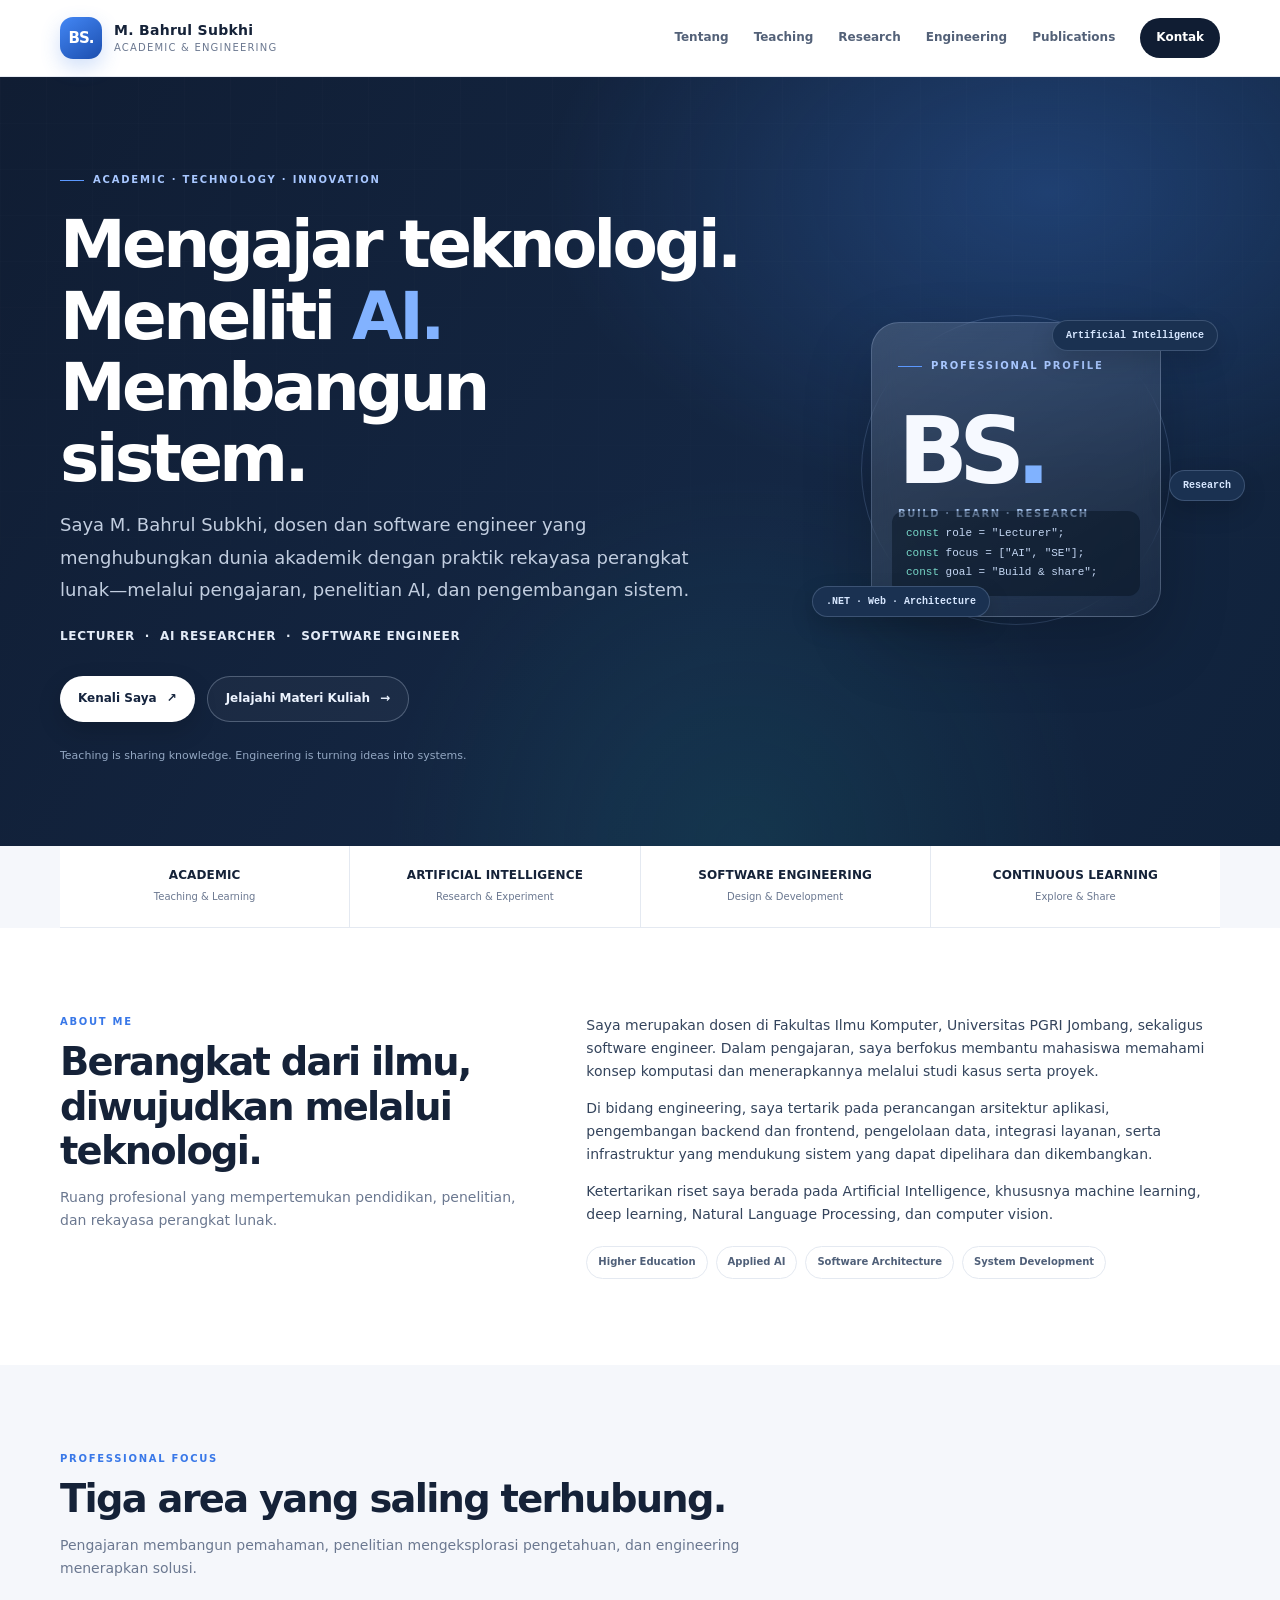
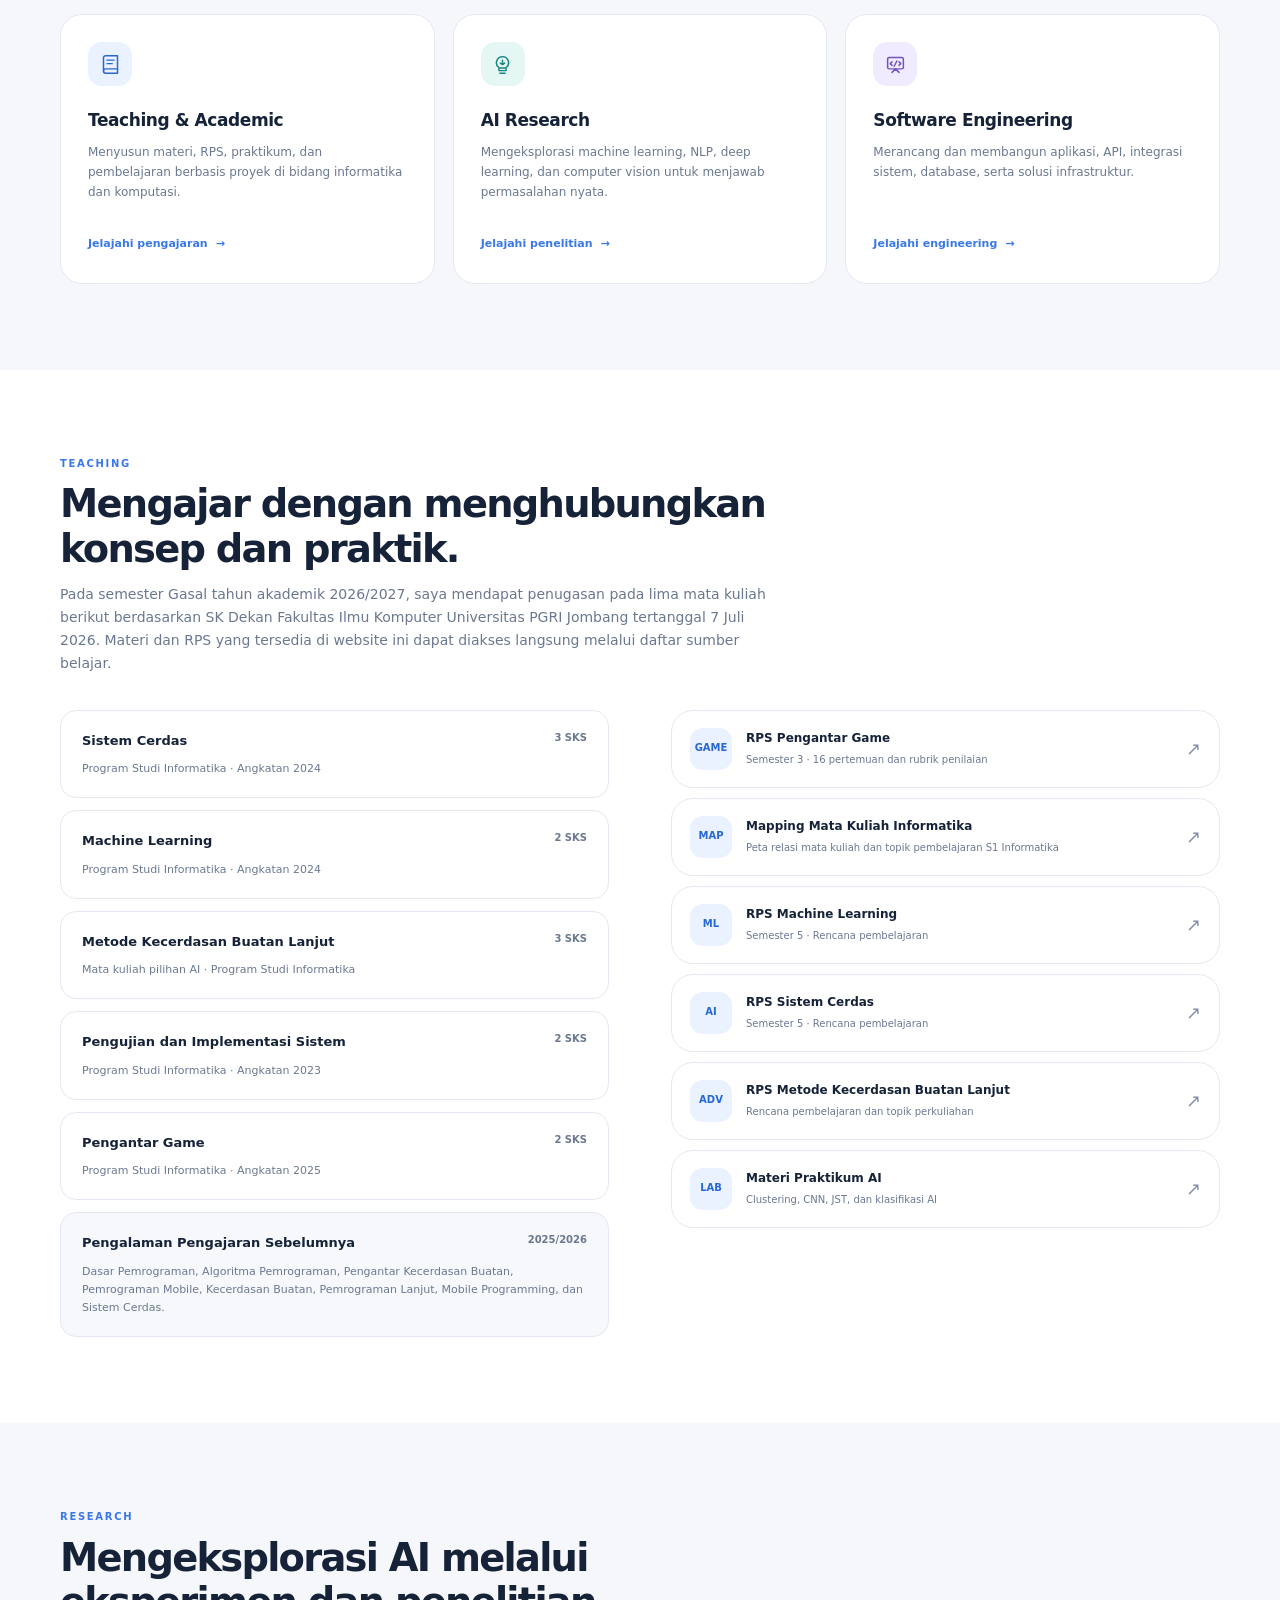
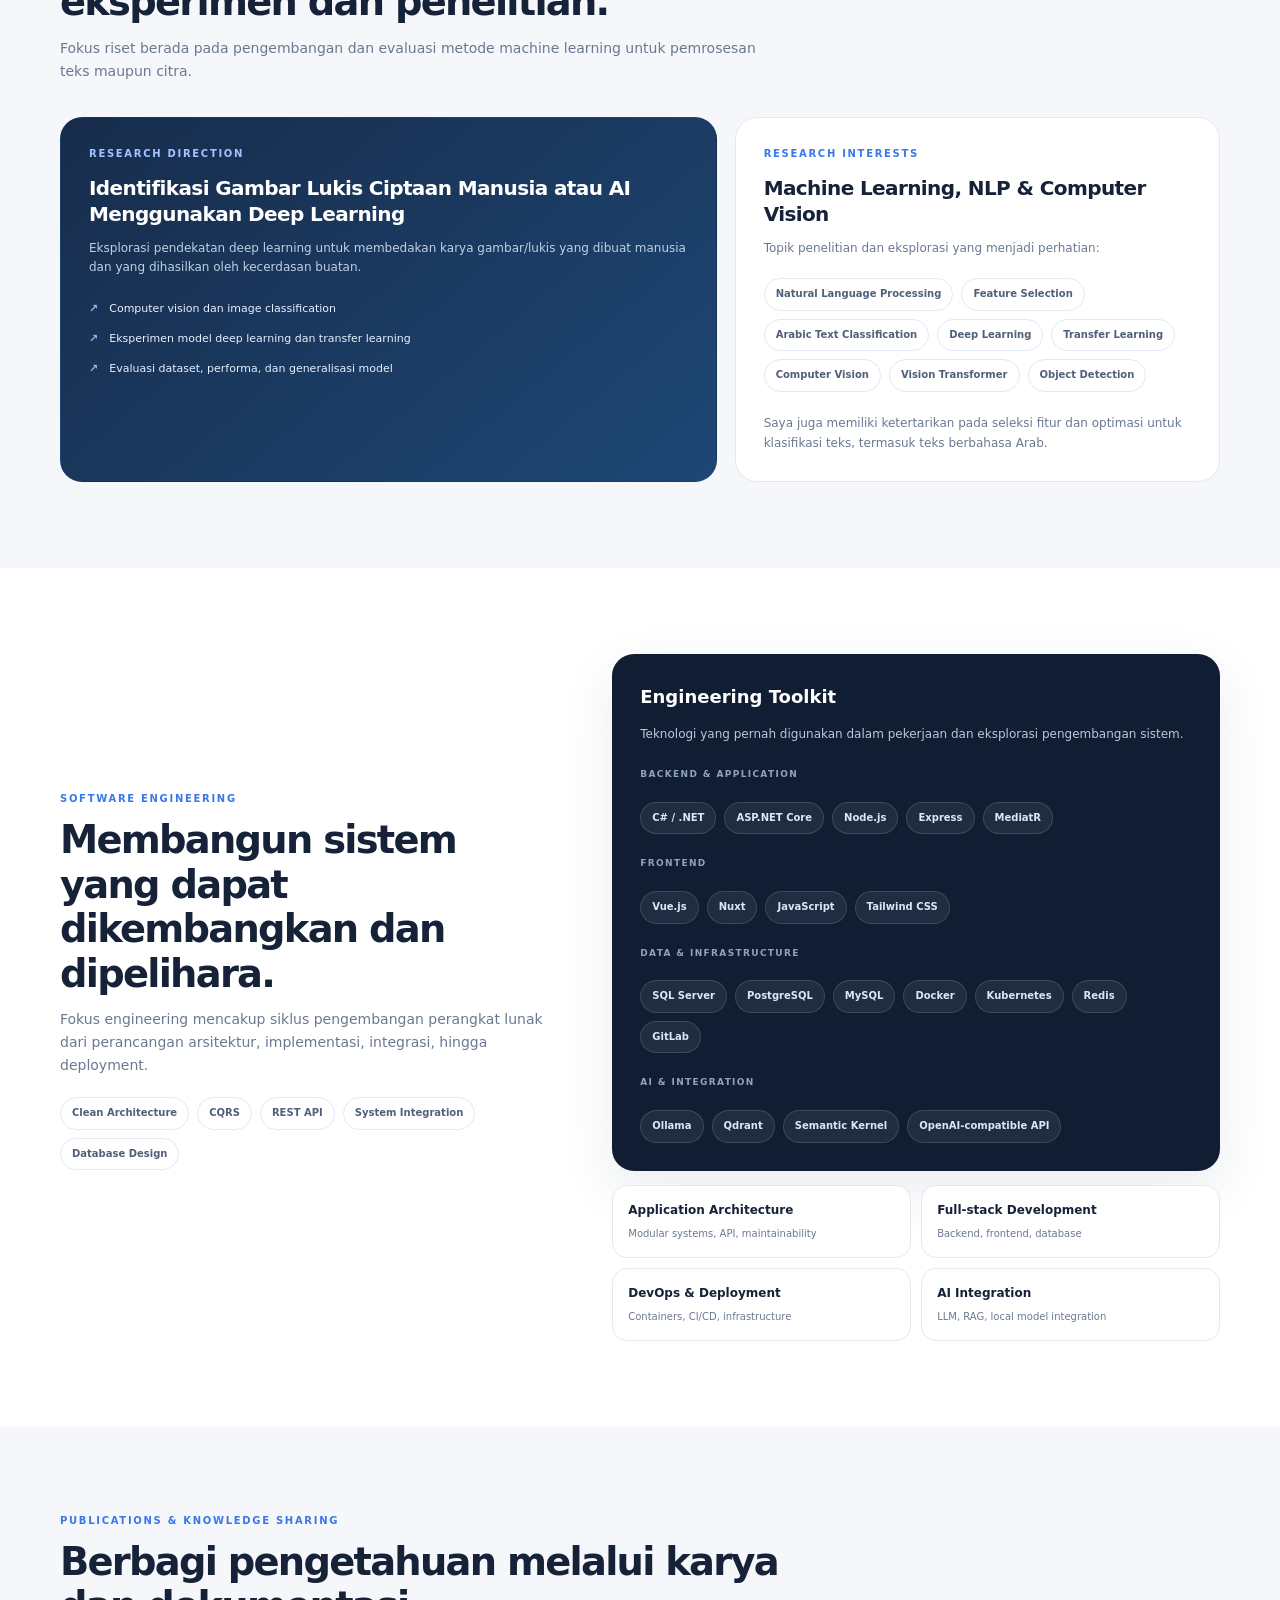
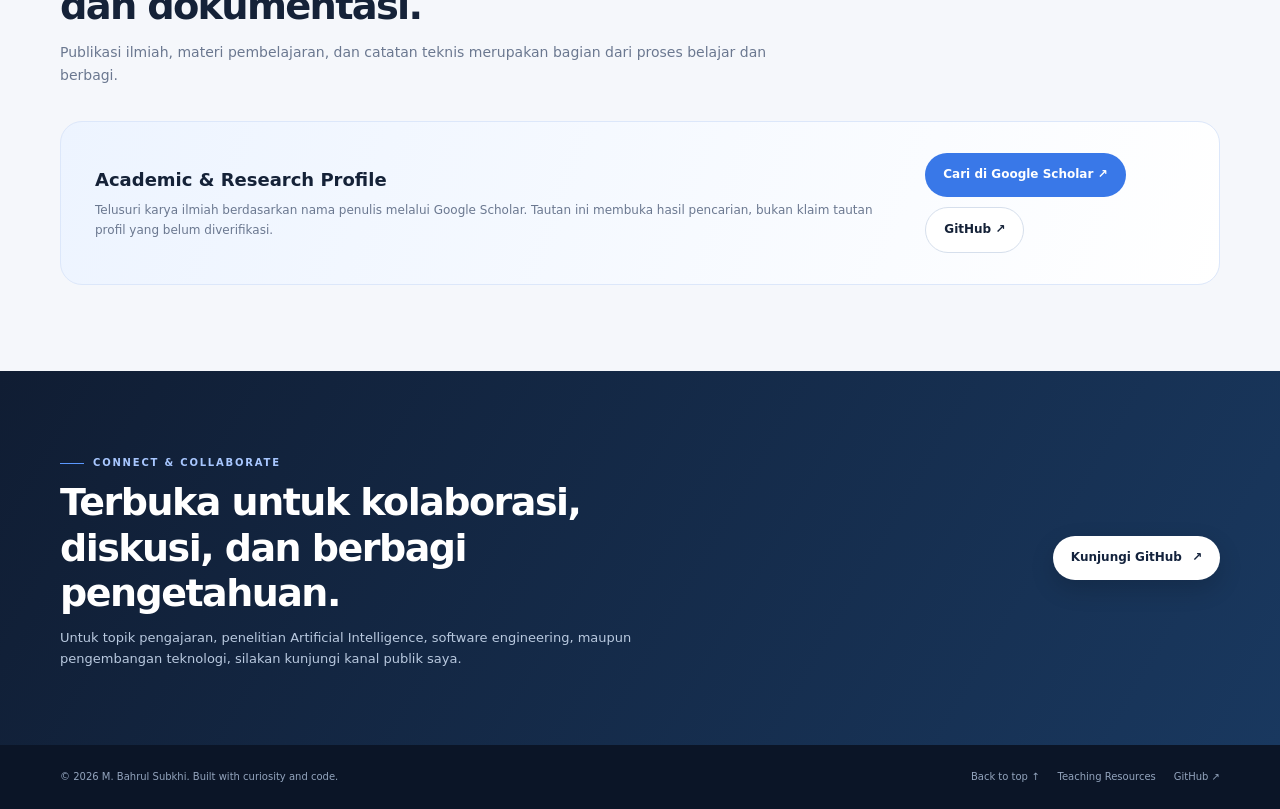
<file: index.html>
<!DOCTYPE html>
<html lang="id">
<head>
  <meta charset="UTF-8">
  <meta name="viewport" content="width=device-width, initial-scale=1.0">
  <meta name="theme-color" content="#101d33">
  <meta name="description" content="Website profesional M. Bahrul Subkhi — dosen, peneliti Artificial Intelligence, dan software engineer. Teaching, research, software engineering, dan learning resources.">
  <meta property="og:title" content="M. Bahrul Subkhi | Lecturer, AI Researcher & Software Engineer">
  <meta property="og:description" content="Mengajar teknologi, meneliti kecerdasan buatan, dan membangun perangkat lunak.">
  <meta property="og:type" content="website">
  <title>M. Bahrul Subkhi | Lecturer, AI Researcher & Software Engineer</title>
  <link rel="icon" type="image/svg+xml" href="assets/images/favicon.svg">
  <link rel="stylesheet" href="assets/css/style.css">
</head>
<body>
  <header class="site-header">
    <div class="container nav-wrap">
      <a class="brand" href="#home" aria-label="M. Bahrul Subkhi - Beranda">
        <span class="brand-mark">BS.</span>
        <span class="brand-name">
          <strong>M. Bahrul Subkhi</strong>
          <span>Academic & Engineering</span>
        </span>
      </a>
      <button class="menu-toggle" id="menuToggle" type="button" aria-label="Buka navigasi" aria-expanded="false" aria-controls="siteNav">
        <svg width="19" height="19" viewBox="0 0 24 24" fill="none" stroke="currentColor" stroke-width="1.8" stroke-linecap="round"><path d="M4 7h16M4 12h16M4 17h16"/></svg>
      </button>
      <nav class="site-nav" id="siteNav" aria-label="Navigasi utama">
        <a href="#about">Tentang</a>
        <a href="#teaching">Teaching</a>
        <a href="#research">Research</a>
        <a href="#engineering">Engineering</a>
        <a href="#publications">Publications</a>
        <a class="nav-contact" href="#contact">Kontak</a>
      </nav>
    </div>
  </header>

  <main>
    <section class="hero" id="home">
      <div class="container hero-grid">
        <div>
          <div class="eyebrow">Academic · Technology · Innovation</div>
          <h1>Mengajar teknologi.<br>Meneliti <span>AI.</span><br>Membangun sistem.</h1>
          <p class="hero-lead">Saya M. Bahrul Subkhi, dosen dan software engineer yang menghubungkan dunia akademik dengan praktik rekayasa perangkat lunak—melalui pengajaran, penelitian AI, dan pengembangan sistem.</p>
          <p class="hero-role">LECTURER&nbsp; · &nbsp;AI RESEARCHER&nbsp; · &nbsp;SOFTWARE ENGINEER</p>
          <div class="hero-actions">
            <a class="button button-primary" href="#about">Kenali Saya <span aria-hidden="true">↗</span></a>
            <a class="button button-ghost" href="#teaching">Jelajahi Materi Kuliah <span aria-hidden="true">→</span></a>
          </div>
          <p class="hero-note">Teaching is sharing knowledge. Engineering is turning ideas into systems.</p>
        </div>
        <div class="profile-visual" aria-label="Identitas visual M. Bahrul Subkhi">
          <div class="profile-orbit"></div>
          <div class="profile-card">
            <div class="eyebrow">Professional Profile</div>
            <div class="monogram">BS<span style="color:#80b2ff">.</span></div>
            <div class="profile-caption">Build · Learn · Research</div>
            <div class="profile-code">
              <div><span>const</span> role = "Lecturer";</div>
              <div><span>const</span> focus = ["AI", "SE"];</div>
              <div><span>const</span> goal = "Build & share";</div>
            </div>
          </div>
          <span class="float-chip chip-ai">Artificial Intelligence</span>
          <span class="float-chip chip-dotnet">.NET · Web · Architecture</span>
          <span class="float-chip chip-research">Research</span>
        </div>
      </div>
    </section>

    <div class="container stat-strip" aria-label="Fokus profesional">
      <div class="stat-item"><strong>ACADEMIC</strong><span>Teaching & Learning</span></div>
      <div class="stat-item"><strong>ARTIFICIAL INTELLIGENCE</strong><span>Research & Experiment</span></div>
      <div class="stat-item"><strong>SOFTWARE ENGINEERING</strong><span>Design & Development</span></div>
      <div class="stat-item"><strong>CONTINUOUS LEARNING</strong><span>Explore & Share</span></div>
    </div>

    <section class="section section-white" id="about">
      <div class="container about-grid">
        <div class="section-heading reveal">
          <div class="kicker">About Me</div>
          <h2>Berangkat dari ilmu, diwujudkan melalui teknologi.</h2>
          <p>Ruang profesional yang mempertemukan pendidikan, penelitian, dan rekayasa perangkat lunak.</p>
        </div>
        <div class="about-copy reveal">
          <p>Saya merupakan dosen di Fakultas Ilmu Komputer, Universitas PGRI Jombang, sekaligus software engineer. Dalam pengajaran, saya berfokus membantu mahasiswa memahami konsep komputasi dan menerapkannya melalui studi kasus serta proyek.</p>
          <p>Di bidang engineering, saya tertarik pada perancangan arsitektur aplikasi, pengembangan backend dan frontend, pengelolaan data, integrasi layanan, serta infrastruktur yang mendukung sistem yang dapat dipelihara dan dikembangkan.</p>
          <p>Ketertarikan riset saya berada pada Artificial Intelligence, khususnya machine learning, deep learning, Natural Language Processing, dan computer vision.</p>
          <div class="tag-list">
            <span class="tag">Higher Education</span><span class="tag">Applied AI</span><span class="tag">Software Architecture</span><span class="tag">System Development</span>
          </div>
        </div>
      </div>
    </section>

    <section class="section" id="areas">
      <div class="container">
        <div class="section-heading reveal">
          <div class="kicker">Professional Focus</div>
          <h2>Tiga area yang saling terhubung.</h2>
          <p>Pengajaran membangun pemahaman, penelitian mengeksplorasi pengetahuan, dan engineering menerapkan solusi.</p>
        </div>
        <div class="cards-3">
          <article class="feature-card reveal">
            <div class="feature-icon">
              <svg width="21" height="21" viewBox="0 0 24 24" fill="none" stroke="currentColor" stroke-width="1.7" stroke-linecap="round" stroke-linejoin="round"><path d="M4 19.5A2.5 2.5 0 0 1 6.5 17H20"/><path d="M6.5 2H20v20H6.5A2.5 2.5 0 0 1 4 19.5v-15A2.5 2.5 0 0 1 6.5 2Z"/><path d="M8 7h8M8 11h6"/></svg>
            </div>
            <h3>Teaching & Academic</h3>
            <p>Menyusun materi, RPS, praktikum, dan pembelajaran berbasis proyek di bidang informatika dan komputasi.</p>
            <a class="text-link" href="#teaching">Jelajahi pengajaran <span>→</span></a>
          </article>
          <article class="feature-card reveal">
            <div class="feature-icon">
              <svg width="21" height="21" viewBox="0 0 24 24" fill="none" stroke="currentColor" stroke-width="1.7" stroke-linecap="round" stroke-linejoin="round"><path d="M12 3a7 7 0 0 0-4 12.7V19h8v-3.3A7 7 0 0 0 12 3Z"/><path d="M9 22h6M9 16h6M12 7v3M9.5 10.5l2.5 1.5 2.5-1.5"/></svg>
            </div>
            <h3>AI Research</h3>
            <p>Mengeksplorasi machine learning, NLP, deep learning, dan computer vision untuk menjawab permasalahan nyata.</p>
            <a class="text-link" href="#research">Jelajahi penelitian <span>→</span></a>
          </article>
          <article class="feature-card reveal">
            <div class="feature-icon">
              <svg width="21" height="21" viewBox="0 0 24 24" fill="none" stroke="currentColor" stroke-width="1.7" stroke-linecap="round" stroke-linejoin="round"><rect x="3" y="4" width="18" height="13" rx="2"/><path d="m8 21 4-4 4 4M8 9l-2 2 2 2M16 9l2 2-2 2M13.5 8l-3 6"/></svg>
            </div>
            <h3>Software Engineering</h3>
            <p>Merancang dan membangun aplikasi, API, integrasi sistem, database, serta solusi infrastruktur.</p>
            <a class="text-link" href="#engineering">Jelajahi engineering <span>→</span></a>
          </article>
        </div>
      </div>
    </section>

    <section class="section section-white" id="teaching">
      <div class="container">
        <div class="section-heading reveal">
          <div class="kicker">Teaching</div>
          <h2>Mengajar dengan menghubungkan konsep dan praktik.</h2>
          <p>Pada semester Gasal tahun akademik 2026/2027, saya mendapat penugasan pada lima mata kuliah berikut berdasarkan SK Dekan Fakultas Ilmu Komputer Universitas PGRI Jombang tertanggal 7 Juli 2026. Materi dan RPS yang tersedia di website ini dapat diakses langsung melalui daftar sumber belajar.</p>
        </div>
        <div class="split-section">
          <div class="course-groups reveal">
            <article class="course-group">
              <h3>Sistem Cerdas <span>3 SKS</span></h3>
              <p>Program Studi Informatika · Angkatan 2024</p>
            </article>
            <article class="course-group">
              <h3>Machine Learning <span>2 SKS</span></h3>
              <p>Program Studi Informatika · Angkatan 2024</p>
            </article>
            <article class="course-group">
              <h3>Metode Kecerdasan Buatan Lanjut <span>3 SKS</span></h3>
              <p>Mata kuliah pilihan AI · Program Studi Informatika</p>
            </article>
            <article class="course-group">
              <h3>Pengujian dan Implementasi Sistem <span>2 SKS</span></h3>
              <p>Program Studi Informatika · Angkatan 2023</p>
            </article>
            <article class="course-group">
              <h3>Pengantar Game <span>2 SKS</span></h3>
              <p>Program Studi Informatika · Angkatan 2025</p>
            </article>
            <article class="course-group" style="background:#f6f8fc">
              <h3>Pengalaman Pengajaran Sebelumnya <span>2025/2026</span></h3>
              <p>Dasar Pemrograman, Algoritma Pemrograman, Pengantar Kecerdasan Buatan, Pemrograman Mobile, Kecerdasan Buatan, Pemrograman Lanjut, Mobile Programming, dan Sistem Cerdas.</p>
            </article>
          </div>
          <div class="resource-list reveal" aria-label="Materi dan RPS tersedia">
            <a class="resource-card" href="upjb/rps_pengantar_game_semester3.html">
              <span class="resource-mark">GAME</span>
              <span class="resource-info"><strong>RPS Pengantar Game</strong><span>Semester 3 · 16 pertemuan dan rubrik penilaian</span></span>
              <span class="resource-arrow">↗</span>
            </a>
            <a class="resource-card" href="upjb/mapping_relasi_topik_s1_informatika.html">
              <span class="resource-mark">MAP</span>
              <span class="resource-info"><strong>Mapping Mata Kuliah Informatika</strong><span>Peta relasi mata kuliah dan topik pembelajaran S1 Informatika</span></span>
              <span class="resource-arrow">↗</span>
            </a>
            <a class="resource-card" href="upjb/rps_machine_learning_semester5.html">
              <span class="resource-mark">ML</span>
              <span class="resource-info"><strong>RPS Machine Learning</strong><span>Semester 5 · Rencana pembelajaran</span></span>
              <span class="resource-arrow">↗</span>
            </a>
            <a class="resource-card" href="upjb/rps_sistem_cerdas_semester5.html">
              <span class="resource-mark">AI</span>
              <span class="resource-info"><strong>RPS Sistem Cerdas</strong><span>Semester 5 · Rencana pembelajaran</span></span>
              <span class="resource-arrow">↗</span>
            </a>
            <a class="resource-card" href="upjb/rps_metode_kecerdasan_buatan_lanjut.html">
              <span class="resource-mark">ADV</span>
              <span class="resource-info"><strong>RPS Metode Kecerdasan Buatan Lanjut</strong><span>Rencana pembelajaran dan topik perkuliahan</span></span>
              <span class="resource-arrow">↗</span>
            </a>
            <a class="resource-card" href="upjb/kecerdasanbuatan/">
              <span class="resource-mark">LAB</span>
              <span class="resource-info"><strong>Materi Praktikum AI</strong><span>Clustering, CNN, JST, dan klasifikasi AI</span></span>
              <span class="resource-arrow">↗</span>
            </a>
          </div>
        </div>
      </div>
    </section>

    <section class="section" id="research">
      <div class="container">
        <div class="section-heading reveal">
          <div class="kicker">Research</div>
          <h2>Mengeksplorasi AI melalui eksperimen dan penelitian.</h2>
          <p>Fokus riset berada pada pengembangan dan evaluasi metode machine learning untuk pemrosesan teks maupun citra.</p>
        </div>
        <div class="research-grid">
          <article class="research-card primary reveal">
            <div class="kicker">Research Direction</div>
            <h3>Identifikasi Gambar Lukis Ciptaan Manusia atau AI Menggunakan Deep Learning</h3>
            <p>Eksplorasi pendekatan deep learning untuk membedakan karya gambar/lukis yang dibuat manusia dan yang dihasilkan oleh kecerdasan buatan.</p>
            <div class="research-points">
              <div class="research-point">Computer vision dan image classification</div>
              <div class="research-point">Eksperimen model deep learning dan transfer learning</div>
              <div class="research-point">Evaluasi dataset, performa, dan generalisasi model</div>
            </div>
          </article>
          <article class="research-card reveal">
            <div class="kicker">Research Interests</div>
            <h3>Machine Learning, NLP & Computer Vision</h3>
            <p>Topik penelitian dan eksplorasi yang menjadi perhatian:</p>
            <div class="tag-list">
              <span class="tag">Natural Language Processing</span>
              <span class="tag">Feature Selection</span>
              <span class="tag">Arabic Text Classification</span>
              <span class="tag">Deep Learning</span>
              <span class="tag">Transfer Learning</span>
              <span class="tag">Computer Vision</span>
              <span class="tag">Vision Transformer</span>
              <span class="tag">Object Detection</span>
            </div>
            <p style="margin-top:22px">Saya juga memiliki ketertarikan pada seleksi fitur dan optimasi untuk klasifikasi teks, termasuk teks berbahasa Arab.</p>
          </article>
        </div>
      </div>
    </section>

    <section class="section section-white" id="engineering">
      <div class="container engineering-layout">
        <div class="section-heading reveal">
          <div class="kicker">Software Engineering</div>
          <h2>Membangun sistem yang dapat dikembangkan dan dipelihara.</h2>
          <p>Fokus engineering mencakup siklus pengembangan perangkat lunak dari perancangan arsitektur, implementasi, integrasi, hingga deployment.</p>
          <div class="tag-list">
            <span class="tag">Clean Architecture</span><span class="tag">CQRS</span><span class="tag">REST API</span><span class="tag">System Integration</span><span class="tag">Database Design</span>
          </div>
        </div>
        <div class="reveal">
          <div class="engineering-panel">
            <h3>Engineering Toolkit</h3>
            <p>Teknologi yang pernah digunakan dalam pekerjaan dan eksplorasi pengembangan sistem.</p>
            <div class="stack-wrap">
              <small>Backend & Application</small>
              <div class="tag-list"><span class="tag">C# / .NET</span><span class="tag">ASP.NET Core</span><span class="tag">Node.js</span><span class="tag">Express</span><span class="tag">MediatR</span></div>
            </div>
            <div class="stack-wrap">
              <small>Frontend</small>
              <div class="tag-list"><span class="tag">Vue.js</span><span class="tag">Nuxt</span><span class="tag">JavaScript</span><span class="tag">Tailwind CSS</span></div>
            </div>
            <div class="stack-wrap">
              <small>Data & Infrastructure</small>
              <div class="tag-list"><span class="tag">SQL Server</span><span class="tag">PostgreSQL</span><span class="tag">MySQL</span><span class="tag">Docker</span><span class="tag">Kubernetes</span><span class="tag">Redis</span><span class="tag">GitLab</span></div>
            </div>
            <div class="stack-wrap">
              <small>AI & Integration</small>
              <div class="tag-list"><span class="tag">Ollama</span><span class="tag">Qdrant</span><span class="tag">Semantic Kernel</span><span class="tag">OpenAI-compatible API</span></div>
            </div>
          </div>
          <div class="engineering-list" style="margin-top:14px">
            <div class="engineering-item"><strong>Application Architecture</strong><span>Modular systems, API, maintainability</span></div>
            <div class="engineering-item"><strong>Full-stack Development</strong><span>Backend, frontend, database</span></div>
            <div class="engineering-item"><strong>DevOps & Deployment</strong><span>Containers, CI/CD, infrastructure</span></div>
            <div class="engineering-item"><strong>AI Integration</strong><span>LLM, RAG, local model integration</span></div>
          </div>
        </div>
      </div>
    </section>

    <section class="section" id="publications">
      <div class="container">
        <div class="section-heading reveal">
          <div class="kicker">Publications & Knowledge Sharing</div>
          <h2>Berbagi pengetahuan melalui karya dan dokumentasi.</h2>
          <p>Publikasi ilmiah, materi pembelajaran, dan catatan teknis merupakan bagian dari proses belajar dan berbagi.</p>
        </div>
        <div class="publication-box reveal">
          <div>
            <h3>Academic & Research Profile</h3>
            <p>Telusuri karya ilmiah berdasarkan nama penulis melalui Google Scholar. Tautan ini membuka hasil pencarian, bukan klaim tautan profil yang belum diverifikasi.</p>
          </div>
          <div class="publication-actions">
            <a class="button button-blue" href="https://scholar.google.com/scholar?q=%22M.+Bahrul+Subkhi%22" target="_blank" rel="noopener noreferrer">Cari di Google Scholar ↗</a>
            <a class="button button-outline" href="https://github.com/bahrulsubkhi" target="_blank" rel="noopener noreferrer">GitHub ↗</a>
          </div>
        </div>
      </div>
    </section>

    <section class="contact-section" id="contact">
      <div class="container contact-grid">
        <div>
          <div class="eyebrow">Connect & Collaborate</div>
          <h2>Terbuka untuk kolaborasi, diskusi, dan berbagi pengetahuan.</h2>
          <p>Untuk topik pengajaran, penelitian Artificial Intelligence, software engineering, maupun pengembangan teknologi, silakan kunjungi kanal publik saya.</p>
        </div>
        <a class="button button-primary" href="https://github.com/bahrulsubkhi" target="_blank" rel="noopener noreferrer">Kunjungi GitHub <span>↗</span></a>
      </div>
    </section>
  </main>

  <footer class="site-footer">
    <div class="container footer-inner">
      <span>© <span id="currentYear"></span> M. Bahrul Subkhi. Built with curiosity and code.</span>
      <div class="footer-links">
        <a href="#home">Back to top ↑</a>
        <a href="upjb/rps_pengantar_game_semester3.html">Teaching Resources</a>
        <a href="https://github.com/bahrulsubkhi" target="_blank" rel="noopener noreferrer">GitHub ↗</a>
      </div>
    </div>
  </footer>

  <script src="assets/js/main.js"></script>
</body>
</html>
</file>
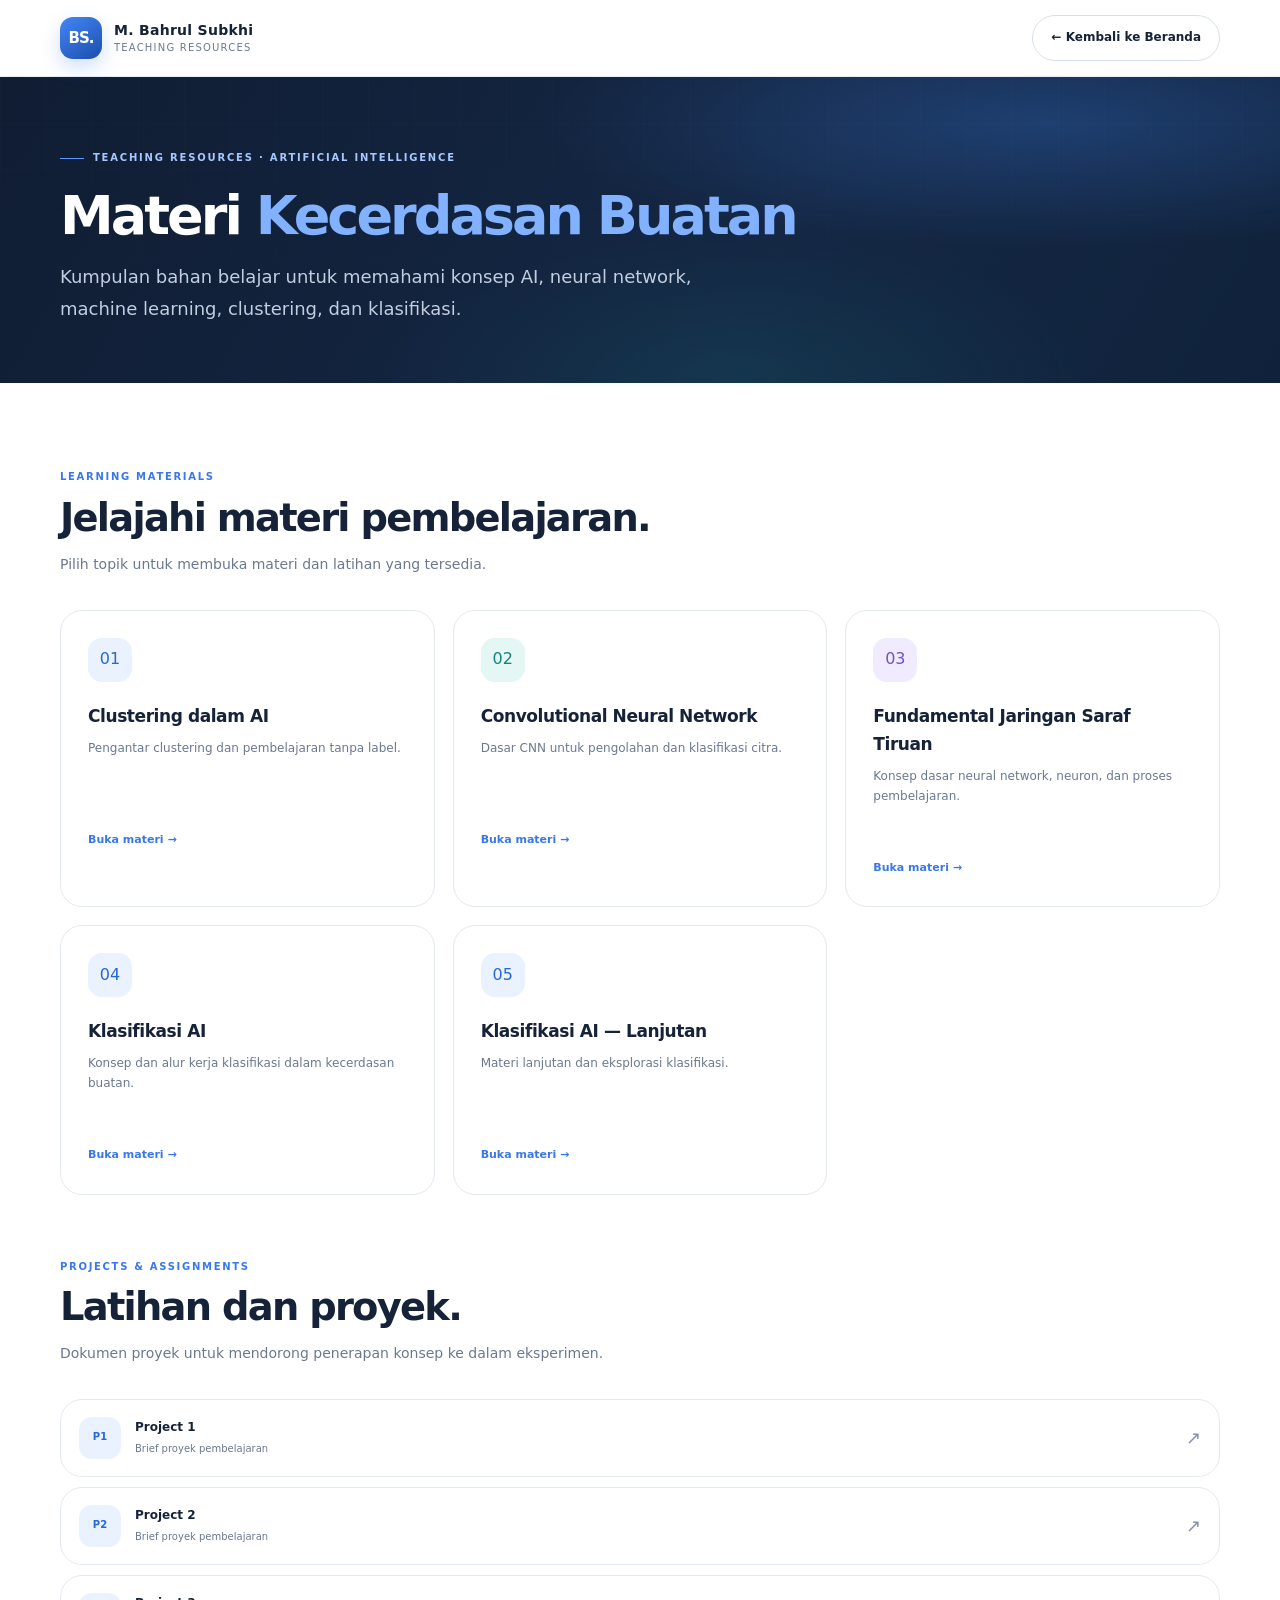
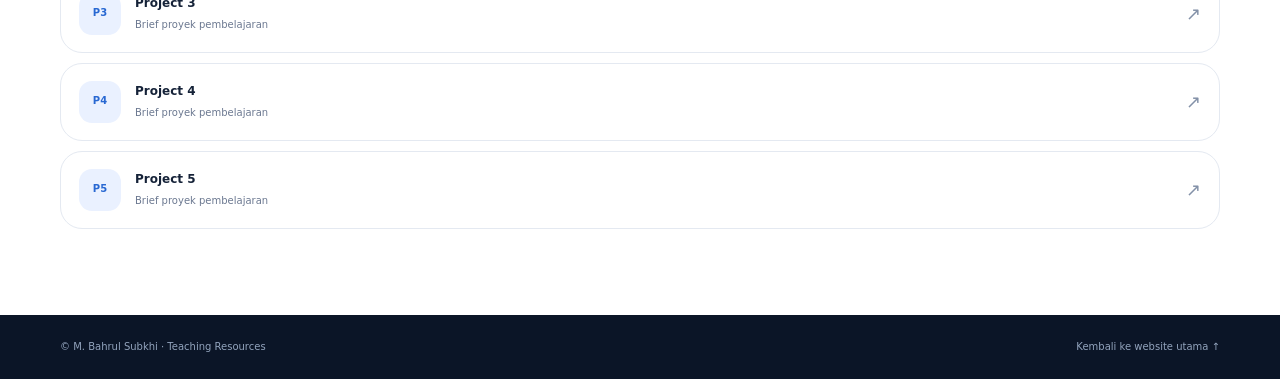
<file: upjb/kecerdasanbuatan/index.html>
<!DOCTYPE html>
<html lang="id">
<head>
  <meta charset="UTF-8">
  <meta name="viewport" content="width=device-width, initial-scale=1.0">
  <meta name="description" content="Kumpulan materi pembelajaran kecerdasan buatan dan machine learning.">
  <title>Materi Kecerdasan Buatan | Bahrul Subkhi</title>
  <link rel="stylesheet" href="../../assets/css/style.css">
</head>
<body>
  <header class="site-header">
    <div class="container nav-wrap">
      <a class="brand" href="../../index.html">
        <span class="brand-mark">BS.</span>
        <span class="brand-name"><strong>M. Bahrul Subkhi</strong><span>Teaching Resources</span></span>
      </a>
      <a class="button button-outline" href="../../index.html">← Kembali ke Beranda</a>
    </div>
  </header>
  <main>
    <section class="hero" style="padding:64px 0 58px">
      <div class="container">
        <div class="eyebrow">Teaching Resources · Artificial Intelligence</div>
        <h1 style="max-width:800px;font-size:clamp(34px,5vw,54px)">Materi <span>Kecerdasan Buatan</span></h1>
        <p class="hero-lead">Kumpulan bahan belajar untuk memahami konsep AI, neural network, machine learning, clustering, dan klasifikasi.</p>
      </div>
    </section>
    <section class="section section-white">
      <div class="container">
        <div class="section-heading">
          <div class="kicker">Learning Materials</div>
          <h2>Jelajahi materi pembelajaran.</h2>
          <p>Pilih topik untuk membuka materi dan latihan yang tersedia.</p>
        </div>
        <div class="cards-3">
          <a class="feature-card" href="materi-clustering-ai.html">
            <div class="feature-icon">01</div>
            <h3>Clustering dalam AI</h3>
            <p>Pengantar clustering dan pembelajaran tanpa label.</p>
            <span class="text-link">Buka materi →</span>
          </a>
          <a class="feature-card" href="materi-cnn-dasar.html">
            <div class="feature-icon">02</div>
            <h3>Convolutional Neural Network</h3>
            <p>Dasar CNN untuk pengolahan dan klasifikasi citra.</p>
            <span class="text-link">Buka materi →</span>
          </a>
          <a class="feature-card" href="materi-jst-fundamental.html">
            <div class="feature-icon">03</div>
            <h3>Fundamental Jaringan Saraf Tiruan</h3>
            <p>Konsep dasar neural network, neuron, dan proses pembelajaran.</p>
            <span class="text-link">Buka materi →</span>
          </a>
          <a class="feature-card" href="materi-klasifikasi-ai.html">
            <div class="feature-icon">04</div>
            <h3>Klasifikasi AI</h3>
            <p>Konsep dan alur kerja klasifikasi dalam kecerdasan buatan.</p>
            <span class="text-link">Buka materi →</span>
          </a>
          <a class="feature-card" href="materi-klasifikasi-ai2.html">
            <div class="feature-icon">05</div>
            <h3>Klasifikasi AI — Lanjutan</h3>
            <p>Materi lanjutan dan eksplorasi klasifikasi.</p>
            <span class="text-link">Buka materi →</span>
          </a>
        </div>
        <div class="section-heading" style="margin-top:64px">
          <div class="kicker">Projects & Assignments</div>
          <h2>Latihan dan proyek.</h2>
          <p>Dokumen proyek untuk mendorong penerapan konsep ke dalam eksperimen.</p>
        </div>
        <div class="resource-list">
          <a class="resource-card" href="project1.md"><span class="resource-mark">P1</span><span class="resource-info"><strong>Project 1</strong><span>Brief proyek pembelajaran</span></span><span class="resource-arrow">↗</span></a>
          <a class="resource-card" href="project2.md"><span class="resource-mark">P2</span><span class="resource-info"><strong>Project 2</strong><span>Brief proyek pembelajaran</span></span><span class="resource-arrow">↗</span></a>
          <a class="resource-card" href="project3.md"><span class="resource-mark">P3</span><span class="resource-info"><strong>Project 3</strong><span>Brief proyek pembelajaran</span></span><span class="resource-arrow">↗</span></a>
          <a class="resource-card" href="project4.md"><span class="resource-mark">P4</span><span class="resource-info"><strong>Project 4</strong><span>Brief proyek pembelajaran</span></span><span class="resource-arrow">↗</span></a>
          <a class="resource-card" href="project5.md"><span class="resource-mark">P5</span><span class="resource-info"><strong>Project 5</strong><span>Brief proyek pembelajaran</span></span><span class="resource-arrow">↗</span></a>
        </div>
      </div>
    </section>
  </main>
  <footer class="site-footer"><div class="container footer-inner"><span>© M. Bahrul Subkhi · Teaching Resources</span><a href="../../index.html">Kembali ke website utama ↑</a></div></footer>
</body>
</html>
</file>
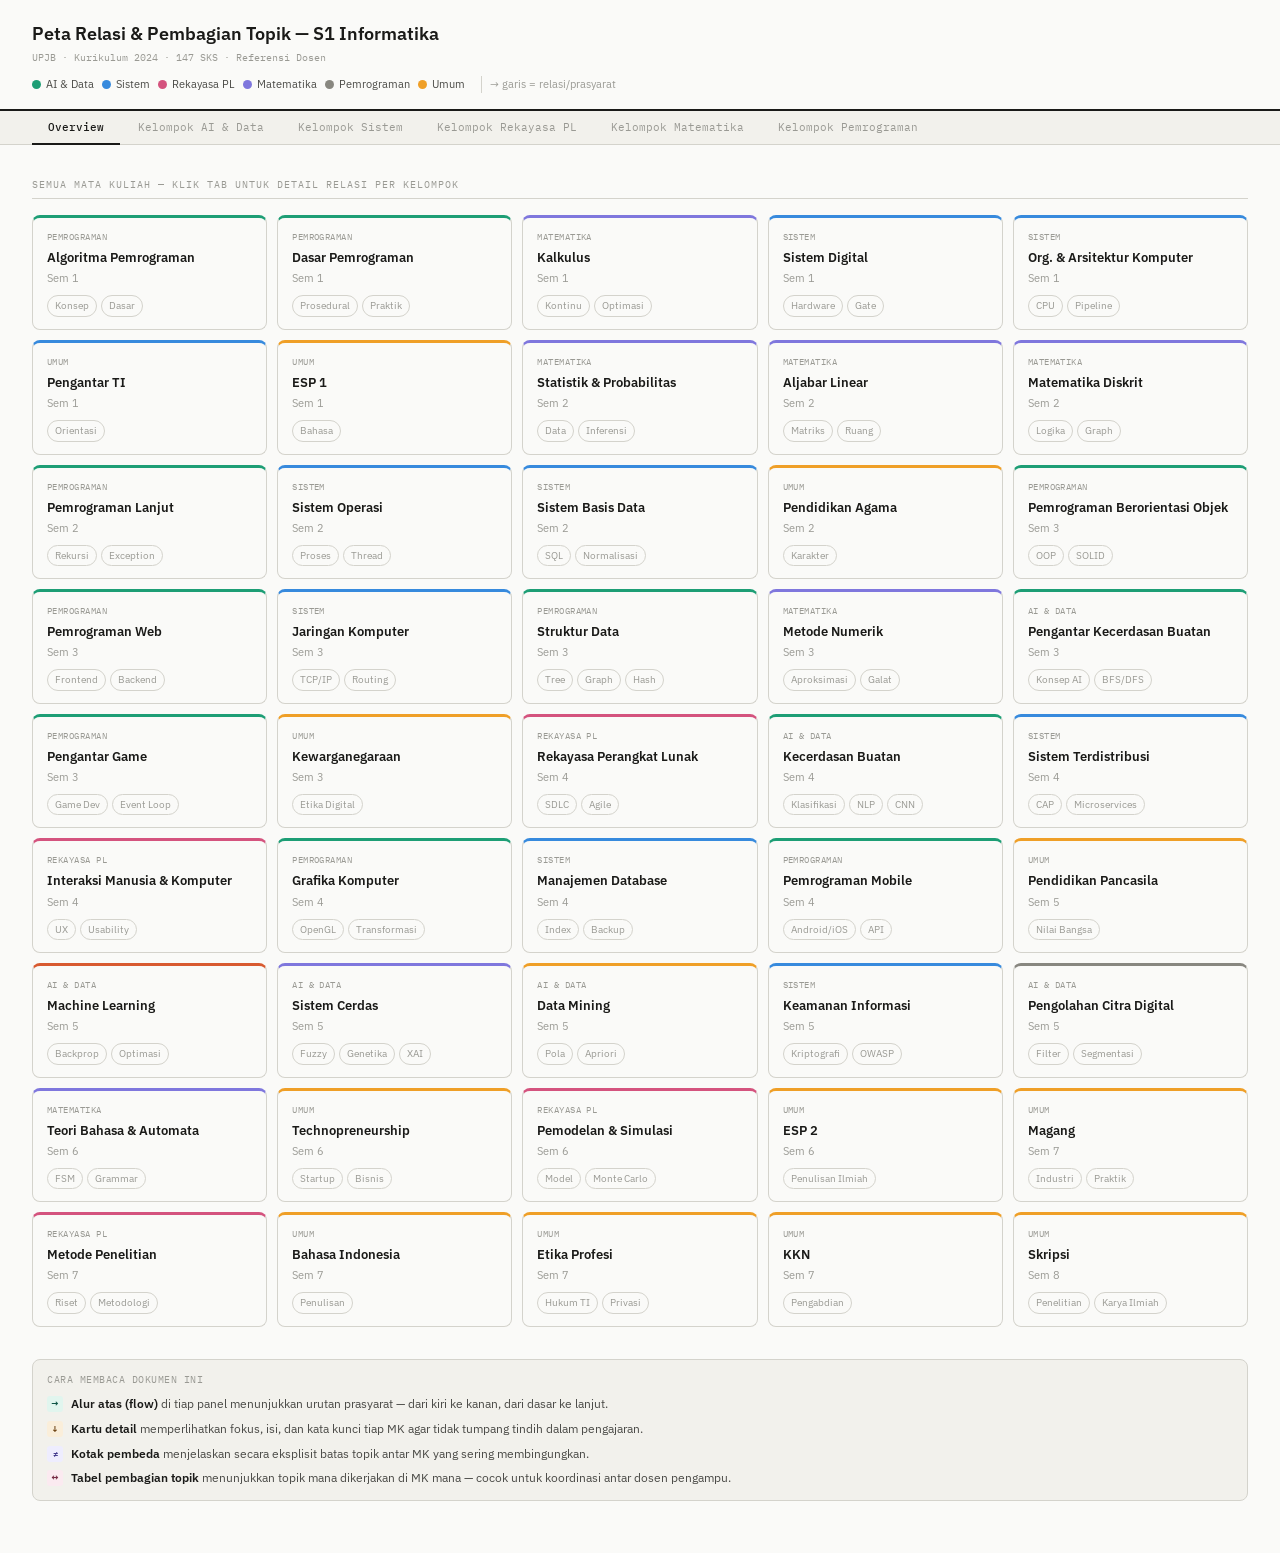
<file: upjb/mapping_relasi_topik_s1_informatika.html>
<!DOCTYPE html>
<html lang="id">
<head>
<meta charset="UTF-8">
<meta name="viewport" content="width=device-width, initial-scale=1.0">
<title>Peta Relasi & Pembagian Topik — S1 Informatika UPJB 2024</title>
<link href="https://fonts.googleapis.com/css2?family=IBM+Plex+Mono:wght@400;500&family=IBM+Plex+Sans:ital,wght@0,300;0,400;0,500;0,600;1,300&display=swap" rel="stylesheet">
<style>
:root {
  --bg:   #fafaf8;
  --bg2:  #f2f1ec;
  --bg3:  #e4e3dc;
  --ink:  #1a1a18;
  --ink2: #4a4a46;
  --ink3: #9a9a94;
  --rule: #d4d3cc;

  --teal:      #085041; --teal-bg:   #e1f5ee; --teal-mid:  #0f6e56; --teal-str: #1d9e75;
  --coral:     #712b13; --coral-bg:  #faece7; --coral-mid: #993c1d; --coral-str:#d85a30;
  --purple:    #3c3489; --purple-bg: #eeedfe; --purple-mid:#534ab7; --purple-str:#7f77dd;
  --amber:     #633806; --amber-bg:  #faeeda; --amber-mid: #854f0b; --amber-str:#ef9f27;
  --blue:      #0c447c; --blue-bg:   #e6f1fb; --blue-mid:  #185fa5; --blue-str: #378add;
  --pink:      #72243e; --pink-bg:   #fbeaf0; --pink-mid:  #993556; --pink-str: #d4537e;
  --gray:      #444441; --gray-bg:   #f1efe8; --gray-mid:  #5f5e5a; --gray-str: #888780;
}

*, *::before, *::after { box-sizing: border-box; margin: 0; padding: 0; }

body {
  background: var(--bg);
  color: var(--ink);
  font-family: 'IBM Plex Sans', sans-serif;
  font-size: 13px;
  line-height: 1.55;
  min-height: 100vh;
}

/* ── HEADER ── */
.page-header {
  border-bottom: 2px solid var(--ink);
  padding: 1.25rem 2rem 1rem;
  display: flex; align-items: flex-start;
  justify-content: space-between; flex-wrap: wrap; gap: 1rem;
}
.header-left h1 { font-size: 1.1rem; font-weight: 600; }
.header-left .mono {
  font-family: 'IBM Plex Mono', monospace; font-size: 10px;
  color: var(--ink3); margin-top: 3px;
}
.legend { display: flex; flex-wrap: wrap; gap: 8px; align-items: center; margin-top: 4px; }
.leg { display: flex; align-items: center; gap: 5px; font-size: 11px; color: var(--ink2); }
.leg-dot { width: 9px; height: 9px; border-radius: 50%; }

/* ── NAV TABS ── */
.nav-tabs {
  display: flex; border-bottom: 1px solid var(--rule);
  padding: 0 2rem; background: var(--bg2); gap: 2px;
}
.ntab {
  font-family: 'IBM Plex Mono', monospace; font-size: 11px;
  padding: 9px 16px; border: none; background: transparent;
  color: var(--ink3); cursor: pointer; border-bottom: 2px solid transparent;
  margin-bottom: -1px; transition: all .15s; white-space: nowrap;
}
.ntab:hover { color: var(--ink2); }
.ntab.active { color: var(--ink); border-bottom-color: var(--ink); font-weight: 500; }

/* ── PANELS ── */
.panel { display: none; padding: 2rem; }
.panel.active { display: block; }

/* ── SECTION TITLE ── */
.sec-title {
  font-family: 'IBM Plex Mono', monospace; font-size: 10px;
  letter-spacing: .1em; text-transform: uppercase;
  color: var(--ink3); margin-bottom: 1rem;
  padding-bottom: 6px; border-bottom: 1px solid var(--rule);
}

/* ── FLOW ROW (horizontal chain) ── */
.flow-wrap { overflow-x: auto; margin-bottom: 2rem; }
.flow-row {
  display: flex; align-items: center; gap: 0;
  min-width: max-content; padding-bottom: 4px;
}
.flow-node {
  display: flex; flex-direction: column;
  border: 1px solid; border-radius: 6px;
  padding: 7px 12px; min-width: 130px; max-width: 160px;
  position: relative;
}
.flow-node .fn-sem {
  font-family: 'IBM Plex Mono', monospace; font-size: 9px;
  font-weight: 500; letter-spacing: .05em; margin-bottom: 3px;
}
.flow-node .fn-name { font-size: 12px; font-weight: 500; line-height: 1.3; }
.flow-node .fn-sks  { font-size: 10px; margin-top: 3px; opacity: .7; }

.flow-arrow {
  display: flex; align-items: center; justify-content: center;
  width: 32px; flex-shrink: 0; color: var(--ink3); font-size: 14px;
}
.flow-fork {
  display: flex; flex-direction: column; gap: 6px;
}

/* ── DETAIL GRID ── */
.detail-grid {
  display: grid;
  grid-template-columns: repeat(auto-fill, minmax(280px, 1fr));
  gap: 1px; background: var(--rule);
  border: 1px solid var(--rule); border-radius: 8px;
  overflow: hidden; margin-bottom: 1.5rem;
}
.detail-card {
  background: var(--bg); padding: 14px 16px;
  border-left: 4px solid var(--cc);
}
.dc-head { display: flex; align-items: flex-start; gap: 8px; margin-bottom: 8px; }
.dc-sem {
  font-family: 'IBM Plex Mono', monospace; font-size: 9px;
  font-weight: 500; padding: 2px 7px; border-radius: 999px;
  flex-shrink: 0; white-space: nowrap; margin-top: 1px;
}
.dc-name { font-size: 13px; font-weight: 600; line-height: 1.3; color: var(--ink); }
.dc-tagline {
  font-size: 11px; font-style: italic;
  color: var(--ink3); margin-bottom: 8px;
  padding-bottom: 8px; border-bottom: 1px solid var(--rule);
}
.dc-rows { display: flex; flex-direction: column; gap: 0; }
.dc-row {
  display: flex; gap: 8px; padding: 5px 0;
  border-bottom: 1px solid var(--rule); font-size: 12px;
}
.dc-row:last-child { border-bottom: none; }
.dc-lbl { color: var(--ink3); width: 64px; flex-shrink: 0; font-size: 11px; padding-top: 1px; }
.dc-val { color: var(--ink); flex: 1; line-height: 1.5; }

/* ── DIFF BOX ── */
.diff-box {
  background: var(--bg2); border: 1px solid var(--rule);
  border-radius: 8px; padding: 12px 14px; margin-bottom: 1.25rem;
}
.diff-box-title {
  font-family: 'IBM Plex Mono', monospace; font-size: 10px;
  color: var(--ink3); margin-bottom: 8px; letter-spacing: .05em;
}
.diff-row { display: flex; gap: 8px; align-items: flex-start; margin-bottom: 6px; }
.diff-row:last-child { margin-bottom: 0; }
.diff-mark {
  width: 16px; height: 16px; border-radius: 3px; flex-shrink: 0;
  display: flex; align-items: center; justify-content: center;
  font-size: 9px; font-weight: 600; margin-top: 1px;
}
.diff-text { font-size: 12px; color: var(--ink2); line-height: 1.55; flex: 1; }
.diff-text strong { color: var(--ink); font-weight: 600; }

/* ── TOPIC TABLE ── */
.topic-wrap {
  border: 1px solid var(--rule); border-radius: 8px;
  overflow: hidden; margin-bottom: 1.5rem;
}
.topic-table { width: 100%; border-collapse: collapse; font-size: 12px; }
.topic-table th {
  padding: 8px 12px; text-align: left;
  font-family: 'IBM Plex Mono', monospace; font-size: 10px;
  font-weight: 500; letter-spacing: .05em; background: var(--bg2);
  border-bottom: 1px solid var(--rule); color: var(--ink2);
}
.topic-table td {
  padding: 7px 12px; border-bottom: 1px solid var(--rule);
  vertical-align: top; color: var(--ink2); line-height: 1.5;
}
.topic-table tr:last-child td { border-bottom: none; }
.topic-table tr:nth-child(even) td { background: var(--bg2); }
.topic-pill {
  display: inline-block; font-size: 10px; padding: 1px 7px;
  border-radius: 999px; font-weight: 500; white-space: nowrap;
}

/* ── OVERVIEW PANEL ── */
.overview-grid {
  display: grid;
  grid-template-columns: repeat(auto-fill, minmax(200px, 1fr));
  gap: 10px; margin-bottom: 2rem;
}
.ov-card {
  border: 1px solid var(--rule); border-radius: 8px;
  padding: 12px 14px; background: var(--bg);
  border-top: 3px solid var(--cc);
}
.ov-group {
  font-family: 'IBM Plex Mono', monospace; font-size: 9px;
  color: var(--ink3); letter-spacing: .05em; text-transform: uppercase;
  margin-bottom: 4px;
}
.ov-name { font-size: 13px; font-weight: 600; color: var(--ink); margin-bottom: 2px; }
.ov-sem  { font-size: 11px; color: var(--ink3); }
.ov-tags { display: flex; flex-wrap: wrap; gap: 4px; margin-top: 8px; }
.ov-tag  {
  font-size: 10px; padding: 2px 7px; border-radius: 999px;
  border: 1px solid var(--rule); color: var(--ink3);
}

/* ── PRINT ── */
@media print {
  .nav-tabs { display: none; }
  .panel { display: block !important; break-before: page; }
  .page-header { position: relative; }
  body { background: white; }
}

@media (max-width: 600px) {
  .page-header, .panel { padding: 1rem; }
  .nav-tabs { padding: 0 1rem; overflow-x: auto; }
  .detail-grid { grid-template-columns: 1fr; }
}
</style>
</head>
<body>

<div class="page-header">
  <div class="header-left">
    <h1>Peta Relasi &amp; Pembagian Topik — S1 Informatika</h1>
    <div class="mono">UPJB · Kurikulum 2024 · 147 SKS · Referensi Dosen</div>
    <div class="legend" style="margin-top:10px">
      <div class="leg"><div class="leg-dot" style="background:var(--teal-str)"></div>AI &amp; Data</div>
      <div class="leg"><div class="leg-dot" style="background:var(--blue-str)"></div>Sistem</div>
      <div class="leg"><div class="leg-dot" style="background:var(--pink-str)"></div>Rekayasa PL</div>
      <div class="leg"><div class="leg-dot" style="background:var(--purple-str)"></div>Matematika</div>
      <div class="leg"><div class="leg-dot" style="background:var(--gray-str)"></div>Pemrograman</div>
      <div class="leg"><div class="leg-dot" style="background:var(--amber-str)"></div>Umum</div>
      <div class="leg" style="margin-left:8px;border-left:1px solid var(--rule);padding-left:8px">
        <span style="font-size:11px;color:var(--ink3)">→ garis = relasi/prasyarat</span>
      </div>
    </div>
  </div>
</div>

<div class="nav-tabs">
  <button class="ntab active" data-p="p0">Overview</button>
  <button class="ntab" data-p="p1">Kelompok AI &amp; Data</button>
  <button class="ntab" data-p="p2">Kelompok Sistem</button>
  <button class="ntab" data-p="p3">Kelompok Rekayasa PL</button>
  <button class="ntab" data-p="p4">Kelompok Matematika</button>
  <button class="ntab" data-p="p5">Kelompok Pemrograman</button>
</div>

<!-- ══════════════════════════════════════════════════════
     PANEL 0 — OVERVIEW
══════════════════════════════════════════════════════ -->
<div class="panel active" id="p0">
  <div class="sec-title">Semua mata kuliah — klik tab untuk detail relasi per kelompok</div>

  <div class="overview-grid" id="ovGrid"></div>

  <div class="diff-box">
    <div class="diff-box-title">CARA MEMBACA DOKUMEN INI</div>
    <div class="diff-row">
      <div class="diff-mark" style="background:#e1f5ee;color:#085041">→</div>
      <div class="diff-text"><strong>Alur atas (flow)</strong> di tiap panel menunjukkan urutan prasyarat — dari kiri ke kanan, dari dasar ke lanjut.</div>
    </div>
    <div class="diff-row">
      <div class="diff-mark" style="background:#faeeda;color:#633806">↓</div>
      <div class="diff-text"><strong>Kartu detail</strong> memperlihatkan fokus, isi, dan kata kunci tiap MK agar tidak tumpang tindih dalam pengajaran.</div>
    </div>
    <div class="diff-row">
      <div class="diff-mark" style="background:#eeedfe;color:#3c3489">≠</div>
      <div class="diff-text"><strong>Kotak pembeda</strong> menjelaskan secara eksplisit batas topik antar MK yang sering membingungkan.</div>
    </div>
    <div class="diff-row">
      <div class="diff-mark" style="background:#fbeaf0;color:#72243e">↔</div>
      <div class="diff-text"><strong>Tabel pembagian topik</strong> menunjukkan topik mana dikerjakan di MK mana — cocok untuk koordinasi antar dosen pengampu.</div>
    </div>
  </div>
</div>

<!-- ══════════════════════════════════════════════════════
     PANEL 1 — AI & DATA
══════════════════════════════════════════════════════ -->
<div class="panel" id="p1">

  <div class="sec-title">Alur prasyarat — AI &amp; Data</div>
  <div class="flow-wrap">
    <div class="flow-row">
      <div class="flow-node" style="--cc:var(--teal-str);background:var(--teal-bg);border-color:var(--teal-mid)">
        <span class="fn-sem" style="color:var(--teal)">Sem 3</span>
        <span class="fn-name" style="color:var(--teal)">Pengantar Kecerdasan Buatan</span>
        <span class="fn-sks" style="color:var(--teal-mid)">2 SKS · teori</span>
      </div>
      <div class="flow-arrow">→</div>
      <div class="flow-node" style="background:var(--teal-bg);border-color:var(--teal-mid)">
        <span class="fn-sem" style="color:var(--teal)">Sem 4</span>
        <span class="fn-name" style="color:var(--teal)">Kecerdasan Buatan</span>
        <span class="fn-sks" style="color:var(--teal-mid)">4 SKS · teori+praktik</span>
      </div>
      <div class="flow-arrow">→</div>
      <div class="flow-fork">
        <div class="flow-node" style="background:var(--coral-bg);border-color:var(--coral-mid)">
          <span class="fn-sem" style="color:var(--coral)">Sem 5</span>
          <span class="fn-name" style="color:var(--coral)">Machine Learning</span>
          <span class="fn-sks" style="color:var(--coral-mid)">3 SKS · T+P</span>
        </div>
        <div class="flow-node" style="background:var(--purple-bg);border-color:var(--purple-mid)">
          <span class="fn-sem" style="color:var(--purple)">Sem 5</span>
          <span class="fn-name" style="color:var(--purple)">Sistem Cerdas</span>
          <span class="fn-sks" style="color:var(--purple-mid)">3 SKS · T+P</span>
        </div>
        <div class="flow-node" style="background:var(--amber-bg);border-color:var(--amber-mid)">
          <span class="fn-sem" style="color:var(--amber)">Sem 5</span>
          <span class="fn-name" style="color:var(--amber)">Data Mining</span>
          <span class="fn-sks" style="color:var(--amber-mid)">3 SKS · T+P</span>
        </div>
        <div class="flow-node" style="background:var(--gray-bg);border-color:var(--gray-mid)">
          <span class="fn-sem" style="color:var(--gray)">Sem 5</span>
          <span class="fn-name" style="color:var(--gray)">Pengolahan Citra Digital</span>
          <span class="fn-sks" style="color:var(--gray-mid)">3 SKS · teori</span>
        </div>
      </div>
    </div>
  </div>

  <div class="sec-title">Detail tiap mata kuliah</div>
  <div class="detail-grid">

    <div class="detail-card" style="--cc:var(--teal-str)">
      <div class="dc-head">
        <span class="dc-sem" style="background:var(--teal-bg);color:var(--teal)">Sem 3 · 2 SKS</span>
        <span class="dc-name">Pengantar Kecerdasan Buatan</span>
      </div>
      <div class="dc-tagline">"APA itu AI?" — konsep murni, belum ada implementasi ML</div>
      <div class="dc-rows">
        <div class="dc-row"><span class="dc-lbl">Fokus</span><span class="dc-val">Konsep, sejarah, dan logika dasar AI</span></div>
        <div class="dc-row"><span class="dc-lbl">Topik</span><span class="dc-val">Turing test, jenis AI, representasi pengetahuan, BFS/DFS/A*, logika proposisional &amp; predikat</span></div>
        <div class="dc-row"><span class="dc-lbl">Coding</span><span class="dc-val">Python dasar — belum pakai library ML</span></div>
        <div class="dc-row"><span class="dc-lbl">Luaran</span><span class="dc-val">Mahasiswa paham apa itu agen, pencarian, dan inferensi</span></div>
      </div>
    </div>

    <div class="detail-card" style="--cc:var(--teal-str)">
      <div class="dc-head">
        <span class="dc-sem" style="background:var(--teal-bg);color:var(--teal)">Sem 4 · 4 SKS</span>
        <span class="dc-name">Kecerdasan Buatan</span>
      </div>
      <div class="dc-tagline">"PAKAI AI" — implementasi algoritma AI ke masalah nyata</div>
      <div class="dc-rows">
        <div class="dc-row"><span class="dc-lbl">Fokus</span><span class="dc-val">Menerapkan AI ke kasus terapan</span></div>
        <div class="dc-row"><span class="dc-lbl">Topik</span><span class="dc-val">NLP &amp; sentiment analysis, klasifikasi (Naive Bayes, Decision Tree), clustering (K-Means), CNN dasar, deploy model</span></div>
        <div class="dc-row"><span class="dc-lbl">Coding</span><span class="dc-val">Scikit-learn, TensorFlow/Keras dasar, Streamlit</span></div>
        <div class="dc-row"><span class="dc-lbl">Luaran</span><span class="dc-val">Mahasiswa bisa membangun &amp; mendeploy model AI sederhana</span></div>
      </div>
    </div>

    <div class="detail-card" style="--cc:var(--coral-str)">
      <div class="dc-head">
        <span class="dc-sem" style="background:var(--coral-bg);color:var(--coral)">Sem 5 · 3 SKS</span>
        <span class="dc-name">Machine Learning</span>
      </div>
      <div class="dc-tagline">"PAHAMI ML" — matematika &amp; teori di balik algoritma</div>
      <div class="dc-rows">
        <div class="dc-row"><span class="dc-lbl">Fokus</span><span class="dc-val">Fondasi matematis ML secara mendalam</span></div>
        <div class="dc-row"><span class="dc-lbl">Topik</span><span class="dc-val">Gradient descent, backpropagation, cost function, feature engineering, cross-validation, model selection</span></div>
        <div class="dc-row"><span class="dc-lbl">Coding</span><span class="dc-val">Scikit-learn &amp; PyTorch mendalam, custom training loop</span></div>
        <div class="dc-row"><span class="dc-lbl">Luaran</span><span class="dc-val">Mahasiswa memahami MENGAPA algoritma ML bekerja, bukan hanya cara pakainya</span></div>
      </div>
    </div>

    <div class="detail-card" style="--cc:var(--purple-str)">
      <div class="dc-head">
        <span class="dc-sem" style="background:var(--purple-bg);color:var(--purple)">Sem 5 · 3 SKS</span>
        <span class="dc-name">Sistem Cerdas</span>
      </div>
      <div class="dc-tagline">"LEBIH dari ML" — teknik AI yang bukan pure machine learning</div>
      <div class="dc-rows">
        <div class="dc-row"><span class="dc-lbl">Fokus</span><span class="dc-val">Algoritma AI non-statistik: rule-based, evolusioner, explainable</span></div>
        <div class="dc-row"><span class="dc-lbl">Topik</span><span class="dc-val">Fuzzy logic &amp; FIS, sistem pakar, algoritma genetika, ensemble (XGBoost), Transformer &amp; BERT, XAI</span></div>
        <div class="dc-row"><span class="dc-lbl">Coding</span><span class="dc-val">scikit-fuzzy, rule engine, fine-tuning BERT, SHAP/LIME</span></div>
        <div class="dc-row"><span class="dc-lbl">Luaran</span><span class="dc-val">Mahasiswa bisa memilih teknik AI yang tepat untuk konteks yang memerlukan interpretabilitas</span></div>
      </div>
    </div>

    <div class="detail-card" style="--cc:var(--amber-str)">
      <div class="dc-head">
        <span class="dc-sem" style="background:var(--amber-bg);color:var(--amber)">Sem 5 · 3 SKS</span>
        <span class="dc-name">Data Mining</span>
      </div>
      <div class="dc-tagline">"GALI DATA" — menemukan pola, bukan membangun model prediksi</div>
      <div class="dc-rows">
        <div class="dc-row"><span class="dc-lbl">Fokus</span><span class="dc-val">Ekstraksi insight &amp; pola tersembunyi dari data (deskriptif)</span></div>
        <div class="dc-row"><span class="dc-lbl">Topik</span><span class="dc-val">Association rules (Apriori/FP-Growth), preprocessing, dimensionality reduction (PCA), text mining, anomaly detection</span></div>
        <div class="dc-row"><span class="dc-lbl">Coding</span><span class="dc-val">Pandas, mlxtend, WEKA, atau Orange</span></div>
        <div class="dc-row"><span class="dc-lbl">Luaran</span><span class="dc-val">Mahasiswa bisa menganalisis dataset besar dan menemukan pola yang actionable</span></div>
      </div>
    </div>

    <div class="detail-card" style="--cc:var(--gray-str)">
      <div class="dc-head">
        <span class="dc-sem" style="background:var(--gray-bg);color:var(--gray)">Sem 5 · 3 SKS</span>
        <span class="dc-name">Pengolahan Citra Digital</span>
      </div>
      <div class="dc-tagline">"OLAH GAMBAR" — pemrosesan matematis citra, bukan selalu AI</div>
      <div class="dc-rows">
        <div class="dc-row"><span class="dc-lbl">Fokus</span><span class="dc-val">Manipulasi &amp; analisis gambar secara matematis</span></div>
        <div class="dc-row"><span class="dc-lbl">Topik</span><span class="dc-val">Histogram, filter spasial (blur/sharpen), edge detection (Canny/Sobel), segmentasi, morfologi, transformasi Fourier</span></div>
        <div class="dc-row"><span class="dc-lbl">Coding</span><span class="dc-val">OpenCV, PIL/Pillow — belum tentu pakai deep learning</span></div>
        <div class="dc-row"><span class="dc-lbl">Luaran</span><span class="dc-val">Mahasiswa bisa memproses &amp; menganalisis gambar dari level piksel hingga segmentasi objek</span></div>
      </div>
    </div>

  </div>

  <div class="sec-title">Pembagian topik — koordinasi antar pengampu</div>
  <div class="topic-wrap">
    <table class="topic-table">
      <thead>
        <tr>
          <th style="width:22%">Topik / Algoritma</th>
          <th>Pengantar KB</th>
          <th>Kecerdasan Buatan</th>
          <th>Machine Learning</th>
          <th>Sistem Cerdas</th>
          <th>Data Mining</th>
          <th>Pengolahan Citra</th>
        </tr>
      </thead>
      <tbody id="aiTopicBody"></tbody>
    </table>
  </div>

  <div class="diff-box">
    <div class="diff-box-title">PEMBEDA UTAMA — agar tidak tumpang tindih</div>
    <div class="diff-row">
      <div class="diff-mark" style="background:var(--teal-bg);color:var(--teal)">1</div>
      <div class="diff-text"><strong>Pengantar KB vs Kecerdasan Buatan:</strong> KB = "kenalan dulu" (konsep &amp; teori tanpa ML), KecBu = "langsung implementasi dengan library." Jangan ajarkan Scikit-learn di Pengantar KB.</div>
    </div>
    <div class="diff-row">
      <div class="diff-mark" style="background:var(--coral-bg);color:var(--coral)">2</div>
      <div class="diff-text"><strong>Kecerdasan Buatan vs Machine Learning:</strong> KecBu pakai ML sebagai alat (black box), ML mempelajari cara kerjanya dari sisi matematika. Gradient descent dan backprop masuk ML, bukan KecBu.</div>
    </div>
    <div class="diff-row">
      <div class="diff-mark" style="background:var(--purple-bg);color:var(--purple)">3</div>
      <div class="diff-text"><strong>Machine Learning vs Sistem Cerdas:</strong> ML = statistical learning (optimasi fungsi loss), Sistem Cerdas = teknik AI non-statistik (fuzzy, genetika, rule-based) + AI modern (Transformer, XAI).</div>
    </div>
    <div class="diff-row">
      <div class="diff-mark" style="background:var(--amber-bg);color:var(--amber)">4</div>
      <div class="diff-text"><strong>Data Mining vs Machine Learning:</strong> DM = deskriptif (temukan pola yang ada), ML = prediktif (bangun model untuk data baru). K-Means di DM = eksplorasi cluster; K-Means di ML = latihan algoritma unsupervised.</div>
    </div>
    <div class="diff-row">
      <div class="diff-mark" style="background:var(--gray-bg);color:var(--gray)">5</div>
      <div class="diff-text"><strong>Pengolahan Citra vs AI lainnya:</strong> PCD = matematika citra (filter, transformasi) yang bisa berdiri sendiri. CNN adalah salah satu alat, bukan seluruh matakuliah. Deep learning untuk citra masuk Sistem Cerdas atau MK pilihan.</div>
    </div>
  </div>

</div>

<!-- ══════════════════════════════════════════════════════
     PANEL 2 — SISTEM
══════════════════════════════════════════════════════ -->
<div class="panel" id="p2">

  <div class="sec-title">Alur prasyarat — Sistem &amp; Infrastruktur</div>
  <div class="flow-wrap">
    <div class="flow-row">
      <div class="flow-fork">
        <div class="flow-node" style="background:var(--blue-bg);border-color:var(--blue-mid)">
          <span class="fn-sem" style="color:var(--blue)">Sem 1</span>
          <span class="fn-name" style="color:var(--blue)">Sistem Digital</span>
          <span class="fn-sks" style="color:var(--blue-mid)">3 SKS · T+P</span>
        </div>
        <div class="flow-node" style="background:var(--blue-bg);border-color:var(--blue-mid)">
          <span class="fn-sem" style="color:var(--blue)">Sem 1</span>
          <span class="fn-name" style="color:var(--blue)">Org. &amp; Arsitektur Komputer</span>
          <span class="fn-sks" style="color:var(--blue-mid)">3 SKS · teori</span>
        </div>
      </div>
      <div class="flow-arrow">→</div>
      <div class="flow-node" style="background:var(--blue-bg);border-color:var(--blue-mid)">
        <span class="fn-sem" style="color:var(--blue)">Sem 2</span>
        <span class="fn-name" style="color:var(--blue)">Sistem Operasi</span>
        <span class="fn-sks" style="color:var(--blue-mid)">2 SKS · teori</span>
      </div>
      <div class="flow-arrow">→</div>
      <div class="flow-node" style="background:var(--blue-bg);border-color:var(--blue-mid)">
        <span class="fn-sem" style="color:var(--blue)">Sem 2</span>
        <span class="fn-name" style="color:var(--blue)">Sistem Basis Data</span>
        <span class="fn-sks" style="color:var(--blue-mid)">3 SKS · T+P</span>
      </div>
      <div class="flow-arrow">→</div>
      <div class="flow-node" style="background:var(--blue-bg);border-color:var(--blue-mid)">
        <span class="fn-sem" style="color:var(--blue)">Sem 3</span>
        <span class="fn-name" style="color:var(--blue)">Jaringan Komputer</span>
        <span class="fn-sks" style="color:var(--blue-mid)">3 SKS · T+P</span>
      </div>
      <div class="flow-arrow">→</div>
      <div class="flow-fork">
        <div class="flow-node" style="background:var(--blue-bg);border-color:var(--blue-mid)">
          <span class="fn-sem" style="color:var(--blue)">Sem 4</span>
          <span class="fn-name" style="color:var(--blue)">Sistem Terdistribusi</span>
          <span class="fn-sks" style="color:var(--blue-mid)">3 SKS · T+P</span>
        </div>
        <div class="flow-node" style="background:var(--blue-bg);border-color:var(--blue-mid)">
          <span class="fn-sem" style="color:var(--blue)">Sem 4</span>
          <span class="fn-name" style="color:var(--blue)">Manajemen Database</span>
          <span class="fn-sks" style="color:var(--blue-mid)">2 SKS · teori</span>
        </div>
        <div class="flow-node" style="background:var(--blue-bg);border-color:var(--blue-mid)">
          <span class="fn-sem" style="color:var(--blue)">Sem 5</span>
          <span class="fn-name" style="color:var(--blue)">Keamanan Informasi</span>
          <span class="fn-sks" style="color:var(--blue-mid)">3 SKS · T+P</span>
        </div>
      </div>
    </div>
  </div>

  <div class="sec-title">Detail tiap mata kuliah</div>
  <div class="detail-grid">
    <div class="detail-card" style="--cc:var(--blue-str)">
      <div class="dc-head"><span class="dc-sem" style="background:var(--blue-bg);color:var(--blue)">Sem 1 · 3 SKS</span><span class="dc-name">Sistem Digital</span></div>
      <div class="dc-tagline">"Cara komputer berpikir" — level transistor &amp; gerbang</div>
      <div class="dc-rows">
        <div class="dc-row"><span class="dc-lbl">Fokus</span><span class="dc-val">Logika boolean, rangkaian digital kombinasional &amp; sekuensial</span></div>
        <div class="dc-row"><span class="dc-lbl">Topik</span><span class="dc-val">AND/OR/NOT, flip-flop, adder, MUX/DEMUX, encoder, counter, FSM</span></div>
        <div class="dc-row"><span class="dc-lbl">Level</span><span class="dc-val">Hardware — paling bawah dalam hierarki sistem</span></div>
      </div>
    </div>
    <div class="detail-card" style="--cc:var(--blue-str)">
      <div class="dc-head"><span class="dc-sem" style="background:var(--blue-bg);color:var(--blue)">Sem 1 · 3 SKS</span><span class="dc-name">Organisasi &amp; Arsitektur Komputer</span></div>
      <div class="dc-tagline">"Cara CPU &amp; memori bekerja" — level komponen</div>
      <div class="dc-rows">
        <div class="dc-row"><span class="dc-lbl">Fokus</span><span class="dc-val">Bagaimana CPU mengeksekusi instruksi secara efisien</span></div>
        <div class="dc-row"><span class="dc-lbl">Topik</span><span class="dc-val">ALU, register, cache, pipeline, ISA (RISC/CISC), memori hierarki, I/O</span></div>
        <div class="dc-row"><span class="dc-lbl">Level</span><span class="dc-val">Antara hardware dan software sistem</span></div>
      </div>
    </div>
    <div class="detail-card" style="--cc:var(--blue-str)">
      <div class="dc-head"><span class="dc-sem" style="background:var(--blue-bg);color:var(--blue)">Sem 2 · 2 SKS</span><span class="dc-name">Sistem Operasi</span></div>
      <div class="dc-tagline">"OS sebagai manajer" — resource &amp; proses</div>
      <div class="dc-rows">
        <div class="dc-row"><span class="dc-lbl">Fokus</span><span class="dc-val">OS mengelola hardware agar bisa digunakan program</span></div>
        <div class="dc-row"><span class="dc-lbl">Topik</span><span class="dc-val">Proses &amp; thread, scheduling, manajemen memori, deadlock, file system, virtual memory</span></div>
        <div class="dc-row"><span class="dc-lbl">Level</span><span class="dc-val">Software sistem — di atas hardware, di bawah aplikasi</span></div>
      </div>
    </div>
    <div class="detail-card" style="--cc:var(--blue-str)">
      <div class="dc-head"><span class="dc-sem" style="background:var(--blue-bg);color:var(--blue)">Sem 2 · 3 SKS</span><span class="dc-name">Sistem Basis Data</span></div>
      <div class="dc-tagline">"Cara data disimpan &amp; diquery" — perancangan &amp; SQL</div>
      <div class="dc-rows">
        <div class="dc-row"><span class="dc-lbl">Fokus</span><span class="dc-val">Perancangan skema &amp; operasi dasar database relasional</span></div>
        <div class="dc-row"><span class="dc-lbl">Topik</span><span class="dc-val">ER diagram, normalisasi (1NF–3NF/BCNF), DDL/DML SQL, join, transaksi, ACID</span></div>
        <div class="dc-row"><span class="dc-lbl">Level</span><span class="dc-val">Desain &amp; penggunaan — belum administrasi production</span></div>
      </div>
    </div>
    <div class="detail-card" style="--cc:var(--blue-str)">
      <div class="dc-head"><span class="dc-sem" style="background:var(--blue-bg);color:var(--blue)">Sem 3 · 3 SKS</span><span class="dc-name">Jaringan Komputer</span></div>
      <div class="dc-tagline">"Cara komputer berkomunikasi" — protokol &amp; routing</div>
      <div class="dc-rows">
        <div class="dc-row"><span class="dc-lbl">Fokus</span><span class="dc-val">Protokol komunikasi antar mesin</span></div>
        <div class="dc-row"><span class="dc-lbl">Topik</span><span class="dc-val">Model OSI &amp; TCP/IP, IP addressing &amp; subnetting, routing, DNS, HTTP/HTTPS, socket programming</span></div>
        <div class="dc-row"><span class="dc-lbl">Level</span><span class="dc-val">Network — horizontal antar mesin</span></div>
      </div>
    </div>
    <div class="detail-card" style="--cc:var(--blue-str)">
      <div class="dc-head"><span class="dc-sem" style="background:var(--blue-bg);color:var(--blue)">Sem 4 · 3 SKS</span><span class="dc-name">Sistem Terdistribusi</span></div>
      <div class="dc-tagline">"Banyak komputer, satu sistem" — konsistensi &amp; skalabilitas</div>
      <div class="dc-rows">
        <div class="dc-row"><span class="dc-lbl">Fokus</span><span class="dc-val">Koordinasi &amp; konsistensi antar banyak node</span></div>
        <div class="dc-row"><span class="dc-lbl">Topik</span><span class="dc-val">CAP theorem, konsensus (Raft/Paxos), replikasi, microservices, fault tolerance, load balancing</span></div>
        <div class="dc-row"><span class="dc-lbl">Level</span><span class="dc-val">Arsitektur sistem skala besar — memerlukan Jaringan Komputer</span></div>
      </div>
    </div>
    <div class="detail-card" style="--cc:var(--blue-str)">
      <div class="dc-head"><span class="dc-sem" style="background:var(--blue-bg);color:var(--blue)">Sem 4 · 2 SKS</span><span class="dc-name">Manajemen Database</span></div>
      <div class="dc-tagline">"DB di production" — administrasi, optimasi, keamanan</div>
      <div class="dc-rows">
        <div class="dc-row"><span class="dc-lbl">Fokus</span><span class="dc-val">Mengelola database yang sudah berjalan di lingkungan nyata</span></div>
        <div class="dc-row"><span class="dc-lbl">Topik</span><span class="dc-val">Query optimization &amp; indexing, backup &amp; recovery, user privilege, monitoring, replikasi DB</span></div>
        <div class="dc-row"><span class="dc-lbl">Level</span><span class="dc-val">Operasional — lanjutan dari Sistem Basis Data</span></div>
      </div>
    </div>
    <div class="detail-card" style="--cc:var(--blue-str)">
      <div class="dc-head"><span class="dc-sem" style="background:var(--blue-bg);color:var(--blue)">Sem 5 · 3 SKS</span><span class="dc-name">Keamanan Informasi</span></div>
      <div class="dc-tagline">"Proteksi sistem &amp; data" — kriptografi &amp; serangan</div>
      <div class="dc-rows">
        <div class="dc-row"><span class="dc-lbl">Fokus</span><span class="dc-val">Prinsip keamanan sistem informasi end-to-end</span></div>
        <div class="dc-row"><span class="dc-lbl">Topik</span><span class="dc-val">Kriptografi (simetris/asimetris), hashing, PKI, OWASP Top 10, penetration testing dasar, keamanan jaringan</span></div>
        <div class="dc-row"><span class="dc-lbl">Level</span><span class="dc-val">Cross-layer — menyentuh OS, Jaringan, dan Aplikasi sekaligus</span></div>
      </div>
    </div>
  </div>

  <div class="sec-title">Pembagian topik — koordinasi antar pengampu</div>
  <div class="topic-wrap">
    <table class="topic-table">
      <thead>
        <tr>
          <th style="width:22%">Topik</th>
          <th>Sis. Digital</th>
          <th>Org. Arkom</th>
          <th>Sis. Operasi</th>
          <th>Sis. Basis Data</th>
          <th>Jaringan</th>
          <th>Sis. Terdistribusi</th>
          <th>Manj. DB</th>
          <th>Keamanan Info</th>
        </tr>
      </thead>
      <tbody id="sisTopicBody"></tbody>
    </table>
  </div>

  <div class="diff-box">
    <div class="diff-box-title">PEMBEDA UTAMA</div>
    <div class="diff-row">
      <div class="diff-mark" style="background:var(--blue-bg);color:var(--blue)">1</div>
      <div class="diff-text"><strong>Sistem Digital vs Org. Arkom:</strong> Digital = cara bit diproses (gerbang logika), Arkom = cara bit diorganisir menjadi CPU yang bermakna (instruksi, pipeline, cache).</div>
    </div>
    <div class="diff-row">
      <div class="diff-mark" style="background:var(--blue-bg);color:var(--blue)">2</div>
      <div class="diff-text"><strong>Sistem Operasi vs Arkom:</strong> Arkom = hardware yang dikelola, SO = software yang mengelolanya. Proses dan thread masuk SO, bukan Arkom.</div>
    </div>
    <div class="diff-row">
      <div class="diff-mark" style="background:var(--blue-bg);color:var(--blue)">3</div>
      <div class="diff-text"><strong>Sistem Basis Data vs Manajemen DB:</strong> SBD = merancang &amp; menggunakan (SQL, normalisasi, ER), MDB = mengelola yang sudah ada di production (index, backup, tuning).</div>
    </div>
    <div class="diff-row">
      <div class="diff-mark" style="background:var(--blue-bg);color:var(--blue)">4</div>
      <div class="diff-text"><strong>Jaringan vs Sistem Terdistribusi:</strong> Jaringan = infrastruktur komunikasi (protokol, routing), Sistem Terdistribusi = bagaimana membangun aplikasi di atas banyak node menggunakan infrastruktur itu.</div>
    </div>
  </div>

</div>

<!-- ══════════════════════════════════════════════════════
     PANEL 3 — REKAYASA PL
══════════════════════════════════════════════════════ -->
<div class="panel" id="p3">

  <div class="sec-title">Alur prasyarat — Rekayasa Perangkat Lunak</div>
  <div class="flow-wrap">
    <div class="flow-row">
      <div class="flow-node" style="background:var(--pink-bg);border-color:var(--pink-mid)">
        <span class="fn-sem" style="color:var(--pink)">Sem 4</span>
        <span class="fn-name" style="color:var(--pink)">Rekayasa Perangkat Lunak</span>
        <span class="fn-sks" style="color:var(--pink-mid)">4 SKS · T+P</span>
      </div>
      <div class="flow-arrow">→</div>
      <div class="flow-fork">
        <div class="flow-node" style="background:var(--pink-bg);border-color:var(--pink-mid)">
          <span class="fn-sem" style="color:var(--pink)">Sem 4 (paralel)</span>
          <span class="fn-name" style="color:var(--pink)">Interaksi Manusia &amp; Komputer</span>
          <span class="fn-sks" style="color:var(--pink-mid)">3 SKS · T+P</span>
        </div>
        <div class="flow-node" style="background:var(--pink-bg);border-color:var(--pink-mid)">
          <span class="fn-sem" style="color:var(--pink)">Sem 6</span>
          <span class="fn-name" style="color:var(--pink)">Pemodelan &amp; Simulasi</span>
          <span class="fn-sks" style="color:var(--pink-mid)">3 SKS · teori</span>
        </div>
        <div class="flow-node" style="background:var(--pink-bg);border-color:var(--pink-mid)">
          <span class="fn-sem" style="color:var(--pink)">Sem 7</span>
          <span class="fn-name" style="color:var(--pink)">Metode Penelitian</span>
          <span class="fn-sks" style="color:var(--pink-mid)">3 SKS · teori</span>
        </div>
      </div>
    </div>
  </div>

  <div class="sec-title">Detail tiap mata kuliah</div>
  <div class="detail-grid">
    <div class="detail-card" style="--cc:var(--pink-str)">
      <div class="dc-head"><span class="dc-sem" style="background:var(--pink-bg);color:var(--pink)">Sem 4 · 4 SKS</span><span class="dc-name">Rekayasa Perangkat Lunak</span></div>
      <div class="dc-tagline">"Blueprint software" — SDLC, metodologi, &amp; manajemen proyek</div>
      <div class="dc-rows">
        <div class="dc-row"><span class="dc-lbl">Fokus</span><span class="dc-val">Proses &amp; metodologi membangun software secara profesional</span></div>
        <div class="dc-row"><span class="dc-lbl">Topik</span><span class="dc-val">Waterfall vs Agile/Scrum, requirements engineering (use case, user story), UML, software testing (unit/integration), version control, CI/CD</span></div>
        <div class="dc-row"><span class="dc-lbl">Luaran</span><span class="dc-val">Mahasiswa bisa mengelola proyek software dalam tim secara terstruktur</span></div>
      </div>
    </div>
    <div class="detail-card" style="--cc:var(--pink-str)">
      <div class="dc-head"><span class="dc-sem" style="background:var(--pink-bg);color:var(--pink)">Sem 4 · 3 SKS</span><span class="dc-name">Interaksi Manusia &amp; Komputer</span></div>
      <div class="dc-tagline">"Software yang nyaman dipakai" — UX &amp; usability</div>
      <div class="dc-rows">
        <div class="dc-row"><span class="dc-lbl">Fokus</span><span class="dc-val">Desain antarmuka yang berpusat pada pengguna</span></div>
        <div class="dc-row"><span class="dc-lbl">Topik</span><span class="dc-val">Prinsip UX (Norman's 7 principles), cognitive load, usability testing, prototyping (Figma), aksesibilitas, Heuristic Evaluation</span></div>
        <div class="dc-row"><span class="dc-lbl">Luaran</span><span class="dc-val">Mahasiswa bisa merancang &amp; mengevaluasi antarmuka berdasarkan data pengguna</span></div>
      </div>
    </div>
    <div class="detail-card" style="--cc:var(--pink-str)">
      <div class="dc-head"><span class="dc-sem" style="background:var(--pink-bg);color:var(--pink)">Sem 6 · 3 SKS</span><span class="dc-name">Pemodelan &amp; Simulasi</span></div>
      <div class="dc-tagline">"Model sistem kompleks" — representasi matematis dunia nyata</div>
      <div class="dc-rows">
        <div class="dc-row"><span class="dc-lbl">Fokus</span><span class="dc-val">Merepresentasikan &amp; mensimulasikan sistem nyata secara matematis</span></div>
        <div class="dc-row"><span class="dc-lbl">Topik</span><span class="dc-val">Model diskret &amp; kontinyu, antrian (queuing theory), Monte Carlo, sistem dinamik, validasi &amp; verifikasi model</span></div>
        <div class="dc-row"><span class="dc-lbl">Luaran</span><span class="dc-val">Mahasiswa bisa membangun model simulasi untuk mendukung pengambilan keputusan</span></div>
      </div>
    </div>
    <div class="detail-card" style="--cc:var(--pink-str)">
      <div class="dc-head"><span class="dc-sem" style="background:var(--pink-bg);color:var(--pink)">Sem 7 · 3 SKS</span><span class="dc-name">Metode Penelitian</span></div>
      <div class="dc-tagline">"Cara meneliti yang benar" — fondasi riset &amp; skripsi</div>
      <div class="dc-rows">
        <div class="dc-row"><span class="dc-lbl">Fokus</span><span class="dc-val">Metodologi riset ilmiah di bidang informatika</span></div>
        <div class="dc-row"><span class="dc-lbl">Topik</span><span class="dc-val">Jenis penelitian (kualitatif/kuantitatif/R&amp;D), hipotesis, instrumen, analisis data, penulisan ilmiah, sitasi</span></div>
        <div class="dc-row"><span class="dc-lbl">Luaran</span><span class="dc-val">Mahasiswa bisa menyusun proposal &amp; laporan penelitian yang valid secara ilmiah</span></div>
      </div>
    </div>
  </div>

  <div class="diff-box">
    <div class="diff-box-title">PEMBEDA UTAMA</div>
    <div class="diff-row">
      <div class="diff-mark" style="background:var(--pink-bg);color:var(--pink)">1</div>
      <div class="diff-text"><strong>RPL vs IMK:</strong> RPL = cara MEMBANGUN software (proses, tim, metodologi), IMK = cara software DIRASAKAN pengguna (desain, usability). RPL mengurus sprint, IMK mengurus wireframe.</div>
    </div>
    <div class="diff-row">
      <div class="diff-mark" style="background:var(--pink-bg);color:var(--pink)">2</div>
      <div class="diff-text"><strong>RPL vs Pemodelan &amp; Simulasi:</strong> RPL = membangun software yang berjalan, Pemodelan = membangun representasi matematis sistem untuk dianalisis. Keduanya bisa bersatu dalam penelitian berbasis simulasi.</div>
    </div>
  </div>

</div>

<!-- ══════════════════════════════════════════════════════
     PANEL 4 — MATEMATIKA
══════════════════════════════════════════════════════ -->
<div class="panel" id="p4">

  <div class="sec-title">Alur prasyarat — Matematika &amp; Fondasi Teori</div>
  <div class="flow-wrap">
    <div class="flow-row">
      <div class="flow-node" style="background:var(--purple-bg);border-color:var(--purple-mid)">
        <span class="fn-sem" style="color:var(--purple)">Sem 1</span>
        <span class="fn-name" style="color:var(--purple)">Kalkulus</span>
        <span class="fn-sks" style="color:var(--purple-mid)">3 SKS · teori</span>
      </div>
      <div class="flow-arrow">→</div>
      <div class="flow-fork">
        <div class="flow-node" style="background:var(--purple-bg);border-color:var(--purple-mid)">
          <span class="fn-sem" style="color:var(--purple)">Sem 2</span>
          <span class="fn-name" style="color:var(--purple)">Aljabar Linear</span>
          <span class="fn-sks" style="color:var(--purple-mid)">3 SKS · teori</span>
        </div>
        <div class="flow-node" style="background:var(--purple-bg);border-color:var(--purple-mid)">
          <span class="fn-sem" style="color:var(--purple)">Sem 2</span>
          <span class="fn-name" style="color:var(--purple)">Statistik &amp; Probabilitas</span>
          <span class="fn-sks" style="color:var(--purple-mid)">3 SKS · teori</span>
        </div>
        <div class="flow-node" style="background:var(--purple-bg);border-color:var(--purple-mid)">
          <span class="fn-sem" style="color:var(--purple)">Sem 2</span>
          <span class="fn-name" style="color:var(--purple)">Matematika Diskrit</span>
          <span class="fn-sks" style="color:var(--purple-mid)">3 SKS · teori</span>
        </div>
      </div>
      <div class="flow-arrow">→</div>
      <div class="flow-fork">
        <div class="flow-node" style="background:var(--purple-bg);border-color:var(--purple-mid)">
          <span class="fn-sem" style="color:var(--purple)">Sem 3</span>
          <span class="fn-name" style="color:var(--purple)">Metode Numerik</span>
          <span class="fn-sks" style="color:var(--purple-mid)">2 SKS · teori</span>
        </div>
        <div class="flow-node" style="background:var(--purple-bg);border-color:var(--purple-mid)">
          <span class="fn-sem" style="color:var(--purple)">Sem 6</span>
          <span class="fn-name" style="color:var(--purple)">Teori Bahasa &amp; Automata</span>
          <span class="fn-sks" style="color:var(--purple-mid)">2 SKS · teori</span>
        </div>
      </div>
    </div>
  </div>

  <div class="sec-title">Detail tiap mata kuliah</div>
  <div class="detail-grid">
    <div class="detail-card" style="--cc:var(--purple-str)">
      <div class="dc-head"><span class="dc-sem" style="background:var(--purple-bg);color:var(--purple)">Sem 1 · 3 SKS</span><span class="dc-name">Kalkulus</span></div>
      <div class="dc-tagline">"Matematika yang berubah" — perubahan &amp; akumulasi kontinyu</div>
      <div class="dc-rows">
        <div class="dc-row"><span class="dc-lbl">Topik</span><span class="dc-val">Limit, turunan (diferensial), integral, optimasi fungsi, deret Taylor</span></div>
        <div class="dc-row"><span class="dc-lbl">Dipakai di</span><span class="dc-val">ML (gradient descent), grafika 3D, metode numerik, pemodelan</span></div>
        <div class="dc-row"><span class="dc-lbl">Kata kunci</span><span class="dc-val">Turunan, integral, limit, fungsi kontinu, optimasi</span></div>
      </div>
    </div>
    <div class="detail-card" style="--cc:var(--purple-str)">
      <div class="dc-head"><span class="dc-sem" style="background:var(--purple-bg);color:var(--purple)">Sem 2 · 3 SKS</span><span class="dc-name">Aljabar Linear</span></div>
      <div class="dc-tagline">"Matematika ruang" — vektor, matriks, transformasi dimensi</div>
      <div class="dc-rows">
        <div class="dc-row"><span class="dc-lbl">Topik</span><span class="dc-val">Vektor &amp; operasinya, matriks, determinan, eigenvalue/eigenvector, ruang vektor, transformasi linear</span></div>
        <div class="dc-row"><span class="dc-lbl">Dipakai di</span><span class="dc-val">ML/Deep Learning (layer = transformasi matriks), grafika 3D, PCA, computer vision</span></div>
        <div class="dc-row"><span class="dc-lbl">Kata kunci</span><span class="dc-val">Matriks, vektor, transformasi, eigenvalue, ruang dimensi</span></div>
      </div>
    </div>
    <div class="detail-card" style="--cc:var(--purple-str)">
      <div class="dc-head"><span class="dc-sem" style="background:var(--purple-bg);color:var(--purple)">Sem 2 · 3 SKS</span><span class="dc-name">Statistik &amp; Probabilitas</span></div>
      <div class="dc-tagline">"Matematika ketidakpastian" — data, peluang, &amp; inferensi</div>
      <div class="dc-rows">
        <div class="dc-row"><span class="dc-lbl">Topik</span><span class="dc-val">Distribusi probabilitas, mean/var/std, uji hipotesis, regresi linear, korelasi, Bayes theorem</span></div>
        <div class="dc-row"><span class="dc-lbl">Dipakai di</span><span class="dc-val">ML (semua algoritma probabilistik), Data Mining, riset, Keamanan Informasi (kriptografi probabilistik)</span></div>
        <div class="dc-row"><span class="dc-lbl">Kata kunci</span><span class="dc-val">Distribusi, probabilitas, inferensi, hipotesis, p-value</span></div>
      </div>
    </div>
    <div class="detail-card" style="--cc:var(--purple-str)">
      <div class="dc-head"><span class="dc-sem" style="background:var(--purple-bg);color:var(--purple)">Sem 2 · 3 SKS</span><span class="dc-name">Matematika Diskrit</span></div>
      <div class="dc-tagline">"Matematika terhitung" — logika, himpunan, &amp; struktur</div>
      <div class="dc-rows">
        <div class="dc-row"><span class="dc-lbl">Topik</span><span class="dc-val">Logika proposisional &amp; predikat, himpunan &amp; relasi, fungsi, induksi matematis, kombinatorik, teori graph</span></div>
        <div class="dc-row"><span class="dc-lbl">Dipakai di</span><span class="dc-val">Algoritma &amp; struktur data, kriptografi, teori bahasa, basis data (relasi), AI (representasi pengetahuan)</span></div>
        <div class="dc-row"><span class="dc-lbl">Kata kunci</span><span class="dc-val">Logika, himpunan, graph, kombinatorik, induksi</span></div>
      </div>
    </div>
    <div class="detail-card" style="--cc:var(--purple-str)">
      <div class="dc-head"><span class="dc-sem" style="background:var(--purple-bg);color:var(--purple)">Sem 3 · 2 SKS</span><span class="dc-name">Metode Numerik</span></div>
      <div class="dc-tagline">"Kalkulus yang dikomputasi" — solusi aproksimasi berbasis komputer</div>
      <div class="dc-rows">
        <div class="dc-row"><span class="dc-lbl">Topik</span><span class="dc-val">Galat, akar persamaan (Newton-Raphson, bisection), interpolasi, integrasi numerik, ODE numerik</span></div>
        <div class="dc-row"><span class="dc-lbl">Dipakai di</span><span class="dc-val">Simulasi fisika, grafika, ML (integrasi numerik dalam training)</span></div>
        <div class="dc-row"><span class="dc-lbl">Kata kunci</span><span class="dc-val">Aproksimasi, galat, iterasi, konvergensi</span></div>
      </div>
    </div>
    <div class="detail-card" style="--cc:var(--purple-str)">
      <div class="dc-head"><span class="dc-sem" style="background:var(--purple-bg);color:var(--purple)">Sem 6 · 2 SKS</span><span class="dc-name">Teori Bahasa &amp; Automata</span></div>
      <div class="dc-tagline">"Fondasi kompilator &amp; komputasi" — bahasa formal &amp; mesin abstrak</div>
      <div class="dc-rows">
        <div class="dc-row"><span class="dc-lbl">Topik</span><span class="dc-val">Bahasa reguler, DFA/NFA, context-free grammar, pushdown automata, Turing machine, decidability</span></div>
        <div class="dc-row"><span class="dc-lbl">Dipakai di</span><span class="dc-val">Kompilator/interpreter, lexer, regex engine, verifikasi formal</span></div>
        <div class="dc-row"><span class="dc-lbl">Kata kunci</span><span class="dc-val">Automata, grammar, bahasa formal, Turing, decidable</span></div>
      </div>
    </div>
  </div>

  <div class="sec-title">Pembagian topik — tiap MK matematika mengisi celah yang berbeda</div>
  <div class="topic-wrap">
    <table class="topic-table">
      <thead>
        <tr>
          <th style="width:22%">Topik / Konsep</th>
          <th>Kalkulus</th>
          <th>Aljabar Linear</th>
          <th>Statistik &amp; Prob.</th>
          <th>Mat. Diskrit</th>
          <th>Metode Numerik</th>
          <th>Teori Bahasa</th>
        </tr>
      </thead>
      <tbody id="mathTopicBody"></tbody>
    </table>
  </div>

  <div class="diff-box">
    <div class="diff-box-title">PEMBEDA UTAMA</div>
    <div class="diff-row">
      <div class="diff-mark" style="background:var(--purple-bg);color:var(--purple)">1</div>
      <div class="diff-text"><strong>Kalkulus vs Aljabar Linear:</strong> Kalkulus = perubahan pada satu (atau beberapa) variabel kontinu, Aljabar Linear = struktur dan transformasi ruang multi-dimensi. Di Deep Learning: kalkulus untuk backprop, aljabar linear untuk forward pass.</div>
    </div>
    <div class="diff-row">
      <div class="diff-mark" style="background:var(--purple-bg);color:var(--purple)">2</div>
      <div class="diff-text"><strong>Statistik vs tiga lainnya:</strong> Statistik satu-satunya yang berurusan dengan data empiris dan ketidakpastian. Tiga lainnya berurusan dengan struktur matematis yang deterministik.</div>
    </div>
    <div class="diff-row">
      <div class="diff-mark" style="background:var(--purple-bg);color:var(--purple)">3</div>
      <div class="diff-text"><strong>Matematika Diskrit vs Kalkulus/Aljabar Linear/Statistik:</strong> MatDis = objek terhitung (bilangan bulat, graph, himpunan), tiga lainnya = objek kontinu. MatDis adalah fondasi berpikir algoritmik dan logika, bukan numerik.</div>
    </div>
    <div class="diff-row">
      <div class="diff-mark" style="background:var(--purple-bg);color:var(--purple)">4</div>
      <div class="diff-text"><strong>Metode Numerik vs Kalkulus:</strong> Kalkulus = solusi analitik eksak, Metode Numerik = aproksimasi komputasional ketika solusi eksak tidak ada atau tidak praktis. MN adalah "kalkulus yang dijalankan di komputer."</div>
    </div>
  </div>

</div>

<!-- ══════════════════════════════════════════════════════
     PANEL 5 — PEMROGRAMAN
══════════════════════════════════════════════════════ -->
<div class="panel" id="p5">

  <div class="sec-title">Alur prasyarat — Pemrograman</div>
  <div class="flow-wrap">
    <div class="flow-row">
      <div class="flow-node" style="background:var(--teal-bg);border-color:var(--teal-mid)">
        <span class="fn-sem" style="color:var(--teal)">Sem 1</span>
        <span class="fn-name" style="color:var(--teal)">Dasar Pemrograman</span>
        <span class="fn-sks" style="color:var(--teal-mid)">4 SKS · T+P</span>
      </div>
      <div class="flow-arrow">→</div>
      <div class="flow-node" style="background:var(--teal-bg);border-color:var(--teal-mid)">
        <span class="fn-sem" style="color:var(--teal)">Sem 2</span>
        <span class="fn-name" style="color:var(--teal)">Pemrograman Lanjut</span>
        <span class="fn-sks" style="color:var(--teal-mid)">3 SKS · T+P</span>
      </div>
      <div class="flow-arrow">→</div>
      <div class="flow-node" style="background:var(--teal-bg);border-color:var(--teal-mid)">
        <span class="fn-sem" style="color:var(--teal)">Sem 3</span>
        <span class="fn-name" style="color:var(--teal)">Pemrograman Berorientasi Objek</span>
        <span class="fn-sks" style="color:var(--teal-mid)">3 SKS · T+P</span>
      </div>
      <div class="flow-arrow">→</div>
      <div class="flow-fork">
        <div class="flow-node" style="background:var(--teal-bg);border-color:var(--teal-mid)">
          <span class="fn-sem" style="color:var(--teal)">Sem 3</span>
          <span class="fn-name" style="color:var(--teal)">Pemrograman Web</span>
          <span class="fn-sks" style="color:var(--teal-mid)">3 SKS · T+P</span>
        </div>
        <div class="flow-node" style="background:var(--teal-bg);border-color:var(--teal-mid)">
          <span class="fn-sem" style="color:var(--teal)">Sem 4</span>
          <span class="fn-name" style="color:var(--teal)">Pemrograman Mobile</span>
          <span class="fn-sks" style="color:var(--teal-mid)">3 SKS · T+P</span>
        </div>
      </div>
    </div>
  </div>

  <div class="sec-title">Detail tiap mata kuliah</div>
  <div class="detail-grid">
    <div class="detail-card" style="--cc:var(--teal-str)">
      <div class="dc-head"><span class="dc-sem" style="background:var(--teal-bg);color:var(--teal)">Sem 1 · 4 SKS</span><span class="dc-name">Dasar Pemrograman</span></div>
      <div class="dc-tagline">"Menulis kode pertama" — sintaks, logika, &amp; kontrol alur</div>
      <div class="dc-rows">
        <div class="dc-row"><span class="dc-lbl">Fokus</span><span class="dc-val">Konsep dasar pemrograman prosedural</span></div>
        <div class="dc-row"><span class="dc-lbl">Topik</span><span class="dc-val">Variabel, tipe data, operator, if-else, loop (for/while), fungsi/prosedur, array 1D &amp; 2D, I/O dasar</span></div>
        <div class="dc-row"><span class="dc-lbl">Batasan</span><span class="dc-val">Belum OOP, belum struktur data kompleks</span></div>
      </div>
    </div>
    <div class="detail-card" style="--cc:var(--teal-str)">
      <div class="dc-head"><span class="dc-sem" style="background:var(--teal-bg);color:var(--teal)">Sem 2 · 3 SKS</span><span class="dc-name">Pemrograman Lanjut</span></div>
      <div class="dc-tagline">"Lebih dari prosedural" — menuju OOP &amp; pola desain</div>
      <div class="dc-rows">
        <div class="dc-row"><span class="dc-lbl">Fokus</span><span class="dc-val">Memperdalam struktur program, exception handling, dan pengantar OOP</span></div>
        <div class="dc-row"><span class="dc-lbl">Topik</span><span class="dc-val">Rekursi, pointer/reference, exception handling, generics/template, file I/O, pengantar class &amp; object</span></div>
        <div class="dc-row"><span class="dc-lbl">Batasan</span><span class="dc-val">OOP masih pengantar — inheritance &amp; polymorphism penuh masuk PBO</span></div>
      </div>
    </div>
    <div class="detail-card" style="--cc:var(--teal-str)">
      <div class="dc-head"><span class="dc-sem" style="background:var(--teal-bg);color:var(--teal)">Sem 3 · 3 SKS</span><span class="dc-name">Pemrograman Berorientasi Objek</span></div>
      <div class="dc-tagline">"Paradigma industri" — OOP penuh &amp; pola desain</div>
      <div class="dc-rows">
        <div class="dc-row"><span class="dc-lbl">Fokus</span><span class="dc-val">Paradigma OOP secara menyeluruh beserta pola desain</span></div>
        <div class="dc-row"><span class="dc-lbl">Topik</span><span class="dc-val">Encapsulation, inheritance, polymorphism, abstraksi, interface, design patterns (Singleton, Factory, Observer), SOLID principles</span></div>
        <div class="dc-row"><span class="dc-lbl">Batasan</span><span class="dc-val">Domain coding — belum menyentuh arsitektur sistem skala besar (itu masuk RPL)</span></div>
      </div>
    </div>
    <div class="detail-card" style="--cc:var(--teal-str)">
      <div class="dc-head"><span class="dc-sem" style="background:var(--teal-bg);color:var(--teal)">Sem 3 · 3 SKS</span><span class="dc-name">Pemrograman Web</span></div>
      <div class="dc-tagline">"Software untuk browser" — frontend &amp; backend dasar</div>
      <div class="dc-rows">
        <div class="dc-row"><span class="dc-lbl">Fokus</span><span class="dc-val">Pengembangan aplikasi berbasis web dari frontend ke backend</span></div>
        <div class="dc-row"><span class="dc-lbl">Topik</span><span class="dc-val">HTML/CSS, JavaScript DOM, REST API, framework backend (Laravel/Express), database integration, deployment dasar</span></div>
        <div class="dc-row"><span class="dc-lbl">Batasan</span><span class="dc-val">Belum advanced — arsitektur microservices masuk Sistem Terdistribusi</span></div>
      </div>
    </div>
    <div class="detail-card" style="--cc:var(--teal-str)">
      <div class="dc-head"><span class="dc-sem" style="background:var(--teal-bg);color:var(--teal)">Sem 4 · 3 SKS</span><span class="dc-name">Pemrograman Mobile</span></div>
      <div class="dc-tagline">"Software untuk smartphone" — Android/iOS native</div>
      <div class="dc-rows">
        <div class="dc-row"><span class="dc-lbl">Fokus</span><span class="dc-val">Pengembangan aplikasi mobile native atau cross-platform</span></div>
        <div class="dc-row"><span class="dc-lbl">Topik</span><span class="dc-val">Activity/Fragment lifecycle, UI components, state management, API consumption, local storage, push notification, build &amp; publish</span></div>
        <div class="dc-row"><span class="dc-lbl">Batasan</span><span class="dc-val">Bisa pakai Android (Kotlin/Java) atau Flutter — koordinasikan dengan kurikulum praktikum</span></div>
      </div>
    </div>
  </div>

  <div class="diff-box">
    <div class="diff-box-title">PEMBEDA UTAMA — batas topik antar MK pemrograman</div>
    <div class="diff-row">
      <div class="diff-mark" style="background:var(--teal-bg);color:var(--teal)">1</div>
      <div class="diff-text"><strong>Dasar Pemrograman vs Pemrograman Lanjut:</strong> Dasar = prosedural murni (variabel, loop, fungsi). Lanjut = rekursi, exception, file I/O, dan pengantar class. Jangan ajarkan inheritance penuh di Pemrograman Lanjut.</div>
    </div>
    <div class="diff-row">
      <div class="diff-mark" style="background:var(--teal-bg);color:var(--teal)">2</div>
      <div class="diff-text"><strong>Pemrograman Lanjut vs PBO:</strong> Lanjut = kenalan OOP (class &amp; object), PBO = OOP penuh (inheritance, polymorphism, SOLID, design patterns). Duplikasi di sini paling sering terjadi — koordinasi penting.</div>
    </div>
    <div class="diff-row">
      <div class="diff-mark" style="background:var(--teal-bg);color:var(--teal)">3</div>
      <div class="diff-text"><strong>Pemrograman Web vs Mobile:</strong> Sama-sama front-end + back-end, tapi platform dan paradigma berbeda. Web = HTTP/REST/browser, Mobile = lifecycle, sensor, push notification. Backend bisa shared (REST API).</div>
    </div>
  </div>

</div>

<script>
const AI_TOPICS = [
  { t:'Sejarah &amp; filosofi AI',             v:['✦ Penuh','—','—','—','—','—'] },
  { t:'Algoritma pencarian (BFS/DFS/A*)',    v:['✦ Penuh','— Ulasan','—','—','—','—'] },
  { t:'Representasi pengetahuan',            v:['✦ Penuh','— Referensi','—','— Fuzzy saja','—','—'] },
  { t:'Logika proposisional &amp; predikat', v:['✦ Penuh','—','—','—','—','—'] },
  { t:'Klasifikasi (Naive Bayes, DT, SVM)',  v:['—','✦ Penuh','— Matematikanya','—','— Eksplorasi','—'] },
  { t:'Clustering (K-Means, DBSCAN)',        v:['—','✦ Penuh','— Mendalam','—','✦ Eksplorasi','—'] },
  { t:'Neural Network dasar',               v:['—','✦ Terapan','— Matematis','—','—','—'] },
  { t:'Backprop &amp; gradient descent',    v:['—','—','✦ Penuh','—','—','—'] },
  { t:'Feature engineering &amp; seleksi',  v:['—','—','✦ Penuh','—','✦ Preprocessing','—'] },
  { t:'Cross-validation &amp; tuning',      v:['—','—','✦ Penuh','—','—','—'] },
  { t:'Fuzzy logic &amp; FIS',              v:['—','—','—','✦ Penuh','—','—'] },
  { t:'Sistem pakar &amp; rule engine',     v:['— Konsep','—','—','✦ Implementasi','—','—'] },
  { t:'Algoritma genetika &amp; EA',        v:['—','—','—','✦ Penuh','—','—'] },
  { t:'Transformer &amp; BERT',             v:['—','—','—','✦ Penuh','—','—'] },
  { t:'Explainable AI (SHAP/LIME)',          v:['—','—','—','✦ Penuh','—','—'] },
  { t:'Association rules (Apriori)',         v:['—','—','—','—','✦ Penuh','—'] },
  { t:'Dimensionality reduction (PCA)',      v:['—','—','— Teori','—','✦ Terapan','—'] },
  { t:'Anomaly detection',                  v:['—','—','—','—','✦ Penuh','—'] },
  { t:'Filter spasial &amp; konvolusi',     v:['—','—','—','—','—','✦ Penuh'] },
  { t:'Edge detection (Canny/Sobel)',        v:['—','—','—','—','—','✦ Penuh'] },
  { t:'Segmentasi citra',                   v:['—','—','—','—','—','✦ Penuh'] },
  { t:'CNN (Computer Vision)',               v:['—','✦ Terapan','— Mendalam','✦ Advanced','—','— Referensi'] },
  { t:'NLP &amp; Sentiment Analysis',        v:['—','✦ Penuh','—','— BERT saja','—','—'] },
];
const AI_HEADERS = ['Pengantar KB','Kecerdasan Buatan','Machine Learning','Sistem Cerdas','Data Mining','Pengolahan Citra'];

const SIS_TOPICS = [
  { t:'Gerbang logika &amp; boolean',       v:['✦','—','—','—','—','—','—','—'] },
  { t:'Rangkaian sekuensial &amp; FSM',     v:['✦','—','—','—','—','—','—','—'] },
  { t:'ALU, register, pipeline',           v:['—','✦','—','—','—','—','—','—'] },
  { t:'Memori hierarki &amp; cache',        v:['—','✦','—','—','—','—','—','—'] },
  { t:'Proses &amp; thread',               v:['—','—','✦','—','—','—','—','—'] },
  { t:'CPU scheduling',                    v:['—','—','✦','—','—','—','—','—'] },
  { t:'Virtual memory &amp; paging',        v:['—','✦ Konsep','✦ Penuh','—','—','—','—','—'] },
  { t:'File system',                       v:['—','—','✦','—','—','—','—','—'] },
  { t:'ER diagram &amp; normalisasi',       v:['—','—','—','✦','—','—','—','—'] },
  { t:'SQL (DDL/DML)',                     v:['—','—','—','✦ Dasar','—','—','✦ Lanjut','—'] },
  { t:'Transaksi &amp; ACID',              v:['—','—','—','✦','—','—','✦ Lanjut','—'] },
  { t:'Indexing &amp; query plan',          v:['—','—','—','—','—','—','✦','—'] },
  { t:'Backup &amp; recovery',             v:['—','—','—','—','—','—','✦','—'] },
  { t:'Model OSI &amp; TCP/IP',             v:['—','—','—','—','✦','—','—','✦ Referensi'] },
  { t:'IP addressing &amp; routing',        v:['—','—','—','—','✦','—','—','—'] },
  { t:'Socket programming',               v:['—','—','—','—','✦','—','—','—'] },
  { t:'CAP theorem &amp; konsensus',        v:['—','—','—','—','—','✦','—','—'] },
  { t:'Microservices &amp; replikasi',      v:['—','—','—','—','—','✦','—','—'] },
  { t:'Kriptografi (AES/RSA/hash)',         v:['—','—','—','—','—','—','—','✦'] },
  { t:'OWASP Top 10',                      v:['—','—','—','—','—','—','—','✦'] },
  { t:'Keamanan jaringan &amp; firewall',   v:['—','—','—','—','— Konsep','—','—','✦'] },
];

const MATH_TOPICS = [
  { t:'Limit, turunan, integral',          v:['✦','—','—','—','— Aplikasi','—'] },
  { t:'Optimasi fungsi (minmax)',           v:['✦','—','—','—','✦ Numerik','—'] },
  { t:'Vektor &amp; operasi',              v:['—','✦','—','—','—','—'] },
  { t:'Matriks &amp; determinan',          v:['—','✦','—','—','✦ Sistem linear','—'] },
  { t:'Eigenvalue &amp; eigenvector',       v:['—','✦','—','—','—','—'] },
  { t:'Distribusi probabilitas',           v:['—','—','✦','—','—','—'] },
  { t:'Uji hipotesis &amp; inferensi',     v:['—','—','✦','—','—','—'] },
  { t:'Regresi linear',                   v:['—','—','✦ Statistik','—','—','—'] },
  { t:'Logika proposisional',             v:['—','—','—','✦','—','—'] },
  { t:'Teori graph',                      v:['—','—','—','✦','—','—'] },
  { t:'Kombinatorik &amp; counting',       v:['—','—','—','✦','—','—'] },
  { t:'Galat &amp; konvergensi',           v:['—','—','—','—','✦','—'] },
  { t:'Newton-Raphson &amp; bisection',    v:['—','—','—','—','✦','—'] },
  { t:'Interpolasi &amp; integrasi num.',  v:['—','—','—','—','✦','—'] },
  { t:'DFA/NFA &amp; regex',              v:['—','—','—','—','—','✦'] },
  { t:'Context-free grammar',             v:['—','—','—','—','—','✦'] },
  { t:'Turing machine &amp; decidability', v:['—','—','—','—','—','✦'] },
];

function buildTable(bodyId, topics) {
  const tbody = document.getElementById(bodyId);
  if (!tbody) return;
  topics.forEach((row, ri) => {
    const tr = document.createElement('tr');
    const tdT = document.createElement('td');
    tdT.style.cssText = 'font-weight:500;color:var(--ink)';
    tdT.innerHTML = row.t;
    tr.appendChild(tdT);
    row.v.forEach(val => {
      const td = document.createElement('td');
      td.style.textAlign = 'center';
      if (val === '—') {
        td.innerHTML = '<span style="color:var(--ink3);font-size:13px">—</span>';
      } else {
        const isPartial = val.includes('Referensi') || val.includes('Konsep') || val.includes('saja') || val.includes('Ulasan');
        const bg = isPartial ? 'var(--bg3)' : 'var(--teal-bg)';
        const co = isPartial ? 'var(--ink3)' : 'var(--teal)';
        td.innerHTML = `<span class="topic-pill" style="background:${bg};color:${co}">${val.replace('✦ ','').replace('— ','')}</span>`;
      }
      tr.appendChild(td);
    });
    tbody.appendChild(tr);
  });
}

buildTable('aiTopicBody', AI_TOPICS);
buildTable('sisTopicBody', SIS_TOPICS);
buildTable('mathTopicBody', MATH_TOPICS);

const ALL_MK = [
  { name:'Algoritma Pemrograman', sem:'Sem 1', cc:'var(--teal-str)', g:'Pemrograman', tags:['Konsep','Dasar'] },
  { name:'Dasar Pemrograman', sem:'Sem 1', cc:'var(--teal-str)', g:'Pemrograman', tags:['Prosedural','Praktik'] },
  { name:'Kalkulus', sem:'Sem 1', cc:'var(--purple-str)', g:'Matematika', tags:['Kontinu','Optimasi'] },
  { name:'Sistem Digital', sem:'Sem 1', cc:'var(--blue-str)', g:'Sistem', tags:['Hardware','Gate'] },
  { name:'Org. &amp; Arsitektur Komputer', sem:'Sem 1', cc:'var(--blue-str)', g:'Sistem', tags:['CPU','Pipeline'] },
  { name:'Pengantar TI', sem:'Sem 1', cc:'var(--blue-str)', g:'Umum', tags:['Orientasi'] },
  { name:'ESP 1', sem:'Sem 1', cc:'var(--amber-str)', g:'Umum', tags:['Bahasa'] },
  { name:'Statistik &amp; Probabilitas', sem:'Sem 2', cc:'var(--purple-str)', g:'Matematika', tags:['Data','Inferensi'] },
  { name:'Aljabar Linear', sem:'Sem 2', cc:'var(--purple-str)', g:'Matematika', tags:['Matriks','Ruang'] },
  { name:'Matematika Diskrit', sem:'Sem 2', cc:'var(--purple-str)', g:'Matematika', tags:['Logika','Graph'] },
  { name:'Pemrograman Lanjut', sem:'Sem 2', cc:'var(--teal-str)', g:'Pemrograman', tags:['Rekursi','Exception'] },
  { name:'Sistem Operasi', sem:'Sem 2', cc:'var(--blue-str)', g:'Sistem', tags:['Proses','Thread'] },
  { name:'Sistem Basis Data', sem:'Sem 2', cc:'var(--blue-str)', g:'Sistem', tags:['SQL','Normalisasi'] },
  { name:'Pendidikan Agama', sem:'Sem 2', cc:'var(--amber-str)', g:'Umum', tags:['Karakter'] },
  { name:'Pemrograman Berorientasi Objek', sem:'Sem 3', cc:'var(--teal-str)', g:'Pemrograman', tags:['OOP','SOLID'] },
  { name:'Pemrograman Web', sem:'Sem 3', cc:'var(--teal-str)', g:'Pemrograman', tags:['Frontend','Backend'] },
  { name:'Jaringan Komputer', sem:'Sem 3', cc:'var(--blue-str)', g:'Sistem', tags:['TCP/IP','Routing'] },
  { name:'Struktur Data', sem:'Sem 3', cc:'var(--teal-str)', g:'Pemrograman', tags:['Tree','Graph','Hash'] },
  { name:'Metode Numerik', sem:'Sem 3', cc:'var(--purple-str)', g:'Matematika', tags:['Aproksimasi','Galat'] },
  { name:'Pengantar Kecerdasan Buatan', sem:'Sem 3', cc:'var(--teal-str)', g:'AI &amp; Data', tags:['Konsep AI','BFS/DFS'] },
  { name:'Pengantar Game', sem:'Sem 3', cc:'var(--teal-str)', g:'Pemrograman', tags:['Game Dev','Event Loop'] },
  { name:'Kewarganegaraan', sem:'Sem 3', cc:'var(--amber-str)', g:'Umum', tags:['Etika Digital'] },
  { name:'Rekayasa Perangkat Lunak', sem:'Sem 4', cc:'var(--pink-str)', g:'Rekayasa PL', tags:['SDLC','Agile'] },
  { name:'Kecerdasan Buatan', sem:'Sem 4', cc:'var(--teal-str)', g:'AI &amp; Data', tags:['Klasifikasi','NLP','CNN'] },
  { name:'Sistem Terdistribusi', sem:'Sem 4', cc:'var(--blue-str)', g:'Sistem', tags:['CAP','Microservices'] },
  { name:'Interaksi Manusia &amp; Komputer', sem:'Sem 4', cc:'var(--pink-str)', g:'Rekayasa PL', tags:['UX','Usability'] },
  { name:'Grafika Komputer', sem:'Sem 4', cc:'var(--teal-str)', g:'Pemrograman', tags:['OpenGL','Transformasi'] },
  { name:'Manajemen Database', sem:'Sem 4', cc:'var(--blue-str)', g:'Sistem', tags:['Index','Backup'] },
  { name:'Pemrograman Mobile', sem:'Sem 4', cc:'var(--teal-str)', g:'Pemrograman', tags:['Android/iOS','API'] },
  { name:'Pendidikan Pancasila', sem:'Sem 5', cc:'var(--amber-str)', g:'Umum', tags:['Nilai Bangsa'] },
  { name:'Machine Learning', sem:'Sem 5', cc:'var(--coral-str)', g:'AI &amp; Data', tags:['Backprop','Optimasi'] },
  { name:'Sistem Cerdas', sem:'Sem 5', cc:'var(--purple-str)', g:'AI &amp; Data', tags:['Fuzzy','Genetika','XAI'] },
  { name:'Data Mining', sem:'Sem 5', cc:'var(--amber-str)', g:'AI &amp; Data', tags:['Pola','Apriori'] },
  { name:'Keamanan Informasi', sem:'Sem 5', cc:'var(--blue-str)', g:'Sistem', tags:['Kriptografi','OWASP'] },
  { name:'Pengolahan Citra Digital', sem:'Sem 5', cc:'var(--gray-str)', g:'AI &amp; Data', tags:['Filter','Segmentasi'] },
  { name:'Teori Bahasa &amp; Automata', sem:'Sem 6', cc:'var(--purple-str)', g:'Matematika', tags:['FSM','Grammar'] },
  { name:'Technopreneurship', sem:'Sem 6', cc:'var(--amber-str)', g:'Umum', tags:['Startup','Bisnis'] },
  { name:'Pemodelan &amp; Simulasi', sem:'Sem 6', cc:'var(--pink-str)', g:'Rekayasa PL', tags:['Model','Monte Carlo'] },
  { name:'ESP 2', sem:'Sem 6', cc:'var(--amber-str)', g:'Umum', tags:['Penulisan Ilmiah'] },
  { name:'Magang', sem:'Sem 7', cc:'var(--amber-str)', g:'Umum', tags:['Industri','Praktik'] },
  { name:'Metode Penelitian', sem:'Sem 7', cc:'var(--pink-str)', g:'Rekayasa PL', tags:['Riset','Metodologi'] },
  { name:'Bahasa Indonesia', sem:'Sem 7', cc:'var(--amber-str)', g:'Umum', tags:['Penulisan'] },
  { name:'Etika Profesi', sem:'Sem 7', cc:'var(--amber-str)', g:'Umum', tags:['Hukum TI','Privasi'] },
  { name:'KKN', sem:'Sem 7', cc:'var(--amber-str)', g:'Umum', tags:['Pengabdian'] },
  { name:'Skripsi', sem:'Sem 8', cc:'var(--amber-str)', g:'Umum', tags:['Penelitian','Karya Ilmiah'] },
];

const grid = document.getElementById('ovGrid');
ALL_MK.forEach(mk => {
  const card = document.createElement('div');
  card.className = 'ov-card';
  card.style.setProperty('--cc', mk.cc);
  card.innerHTML = `
    <div class="ov-group">${mk.g}</div>
    <div class="ov-name">${mk.name}</div>
    <div class="ov-sem">${mk.sem}</div>
    <div class="ov-tags">${mk.tags.map(t=>`<span class="ov-tag">${t}</span>`).join('')}</div>
  `;
  grid.appendChild(card);
});

document.querySelectorAll('.ntab').forEach(btn => {
  btn.addEventListener('click', () => {
    document.querySelectorAll('.ntab').forEach(b => b.classList.remove('active'));
    document.querySelectorAll('.panel').forEach(p => p.classList.remove('active'));
    btn.classList.add('active');
    document.getElementById(btn.dataset.p).classList.add('active');
  });
});
</script>
</body>
</html>
</file>
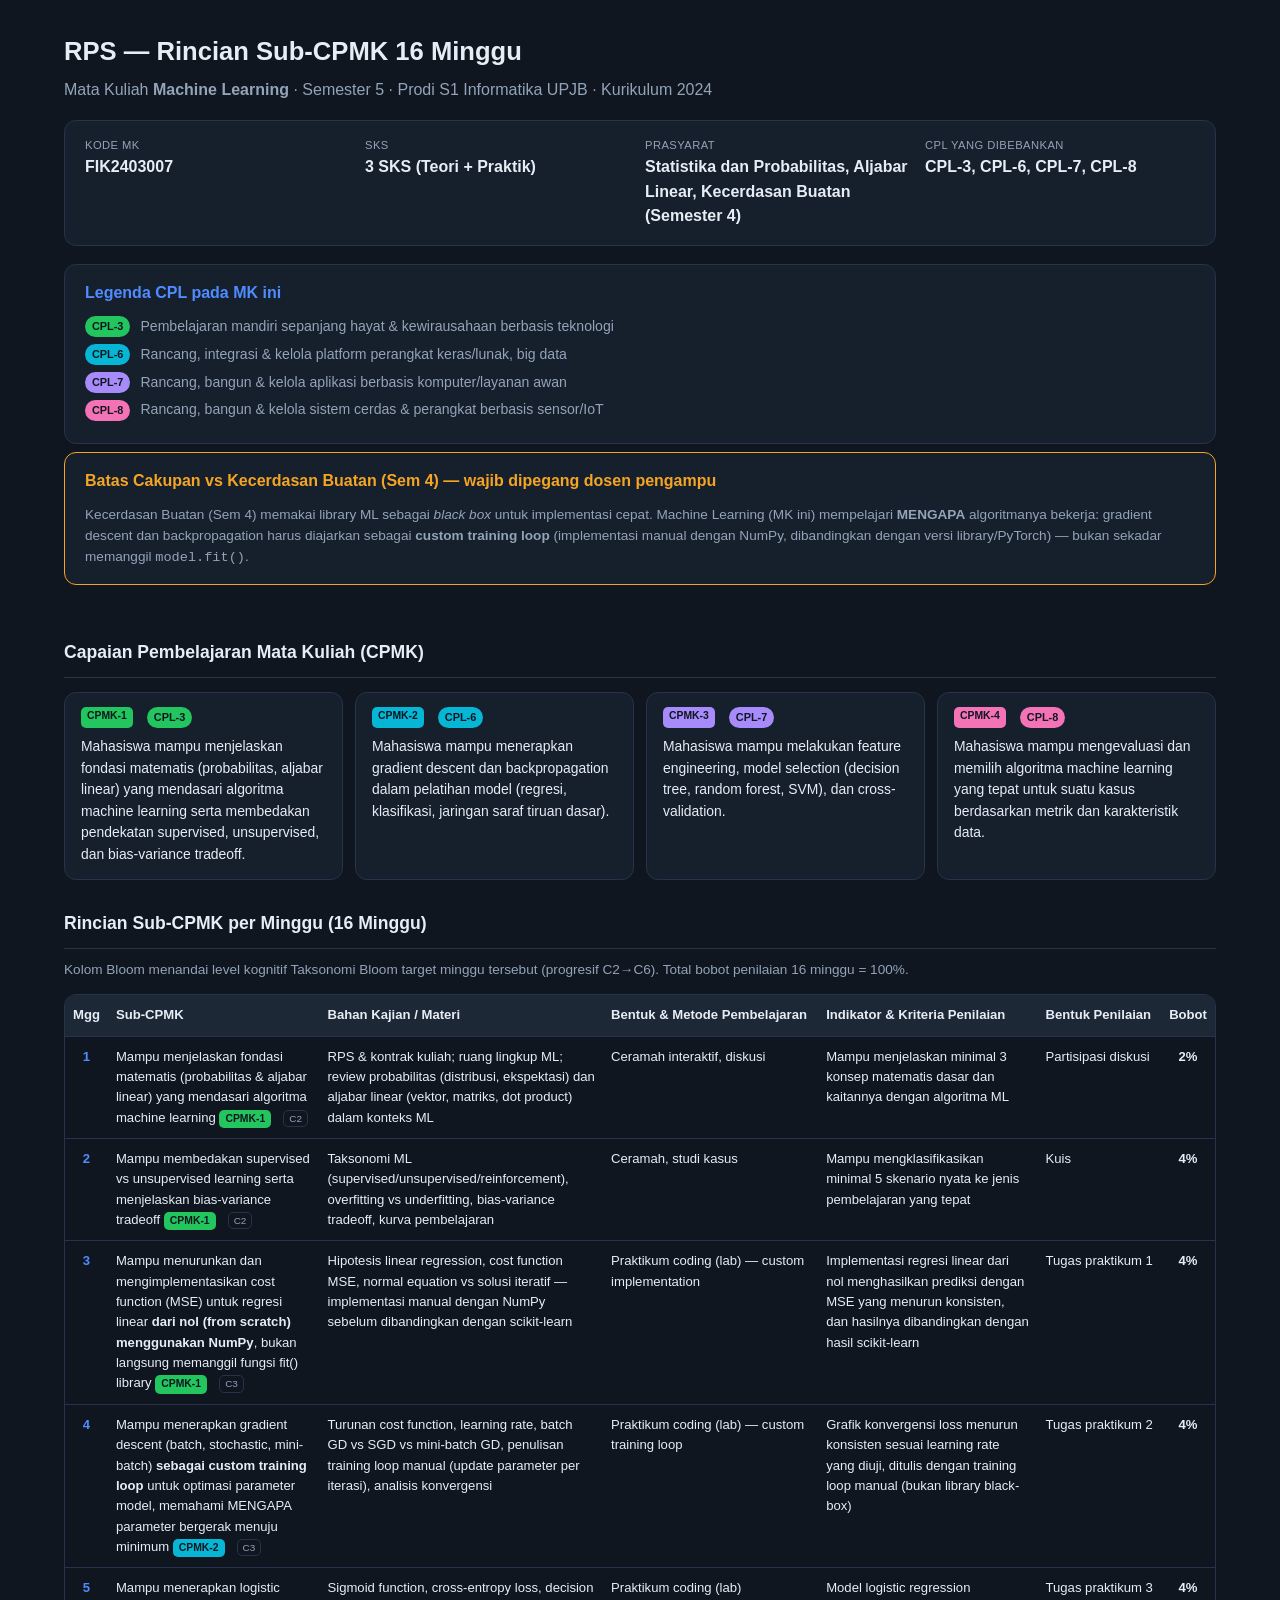
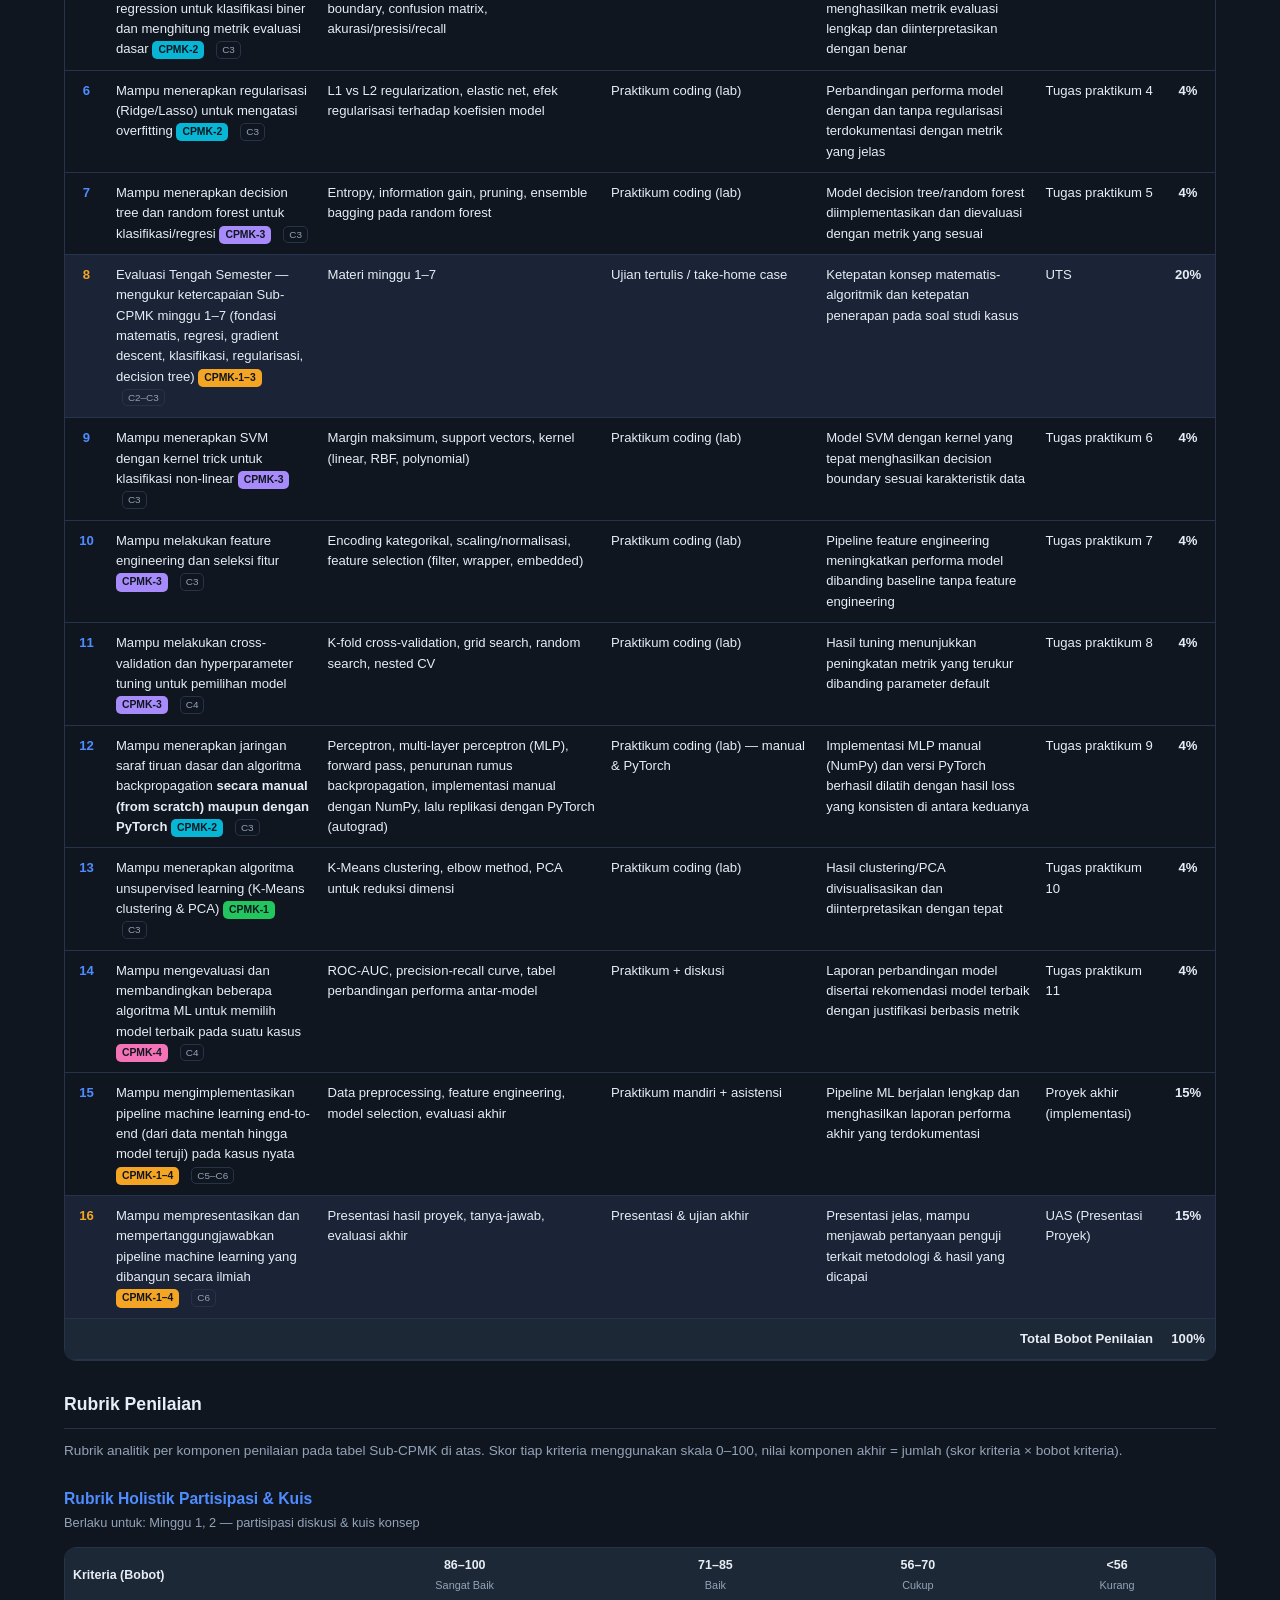
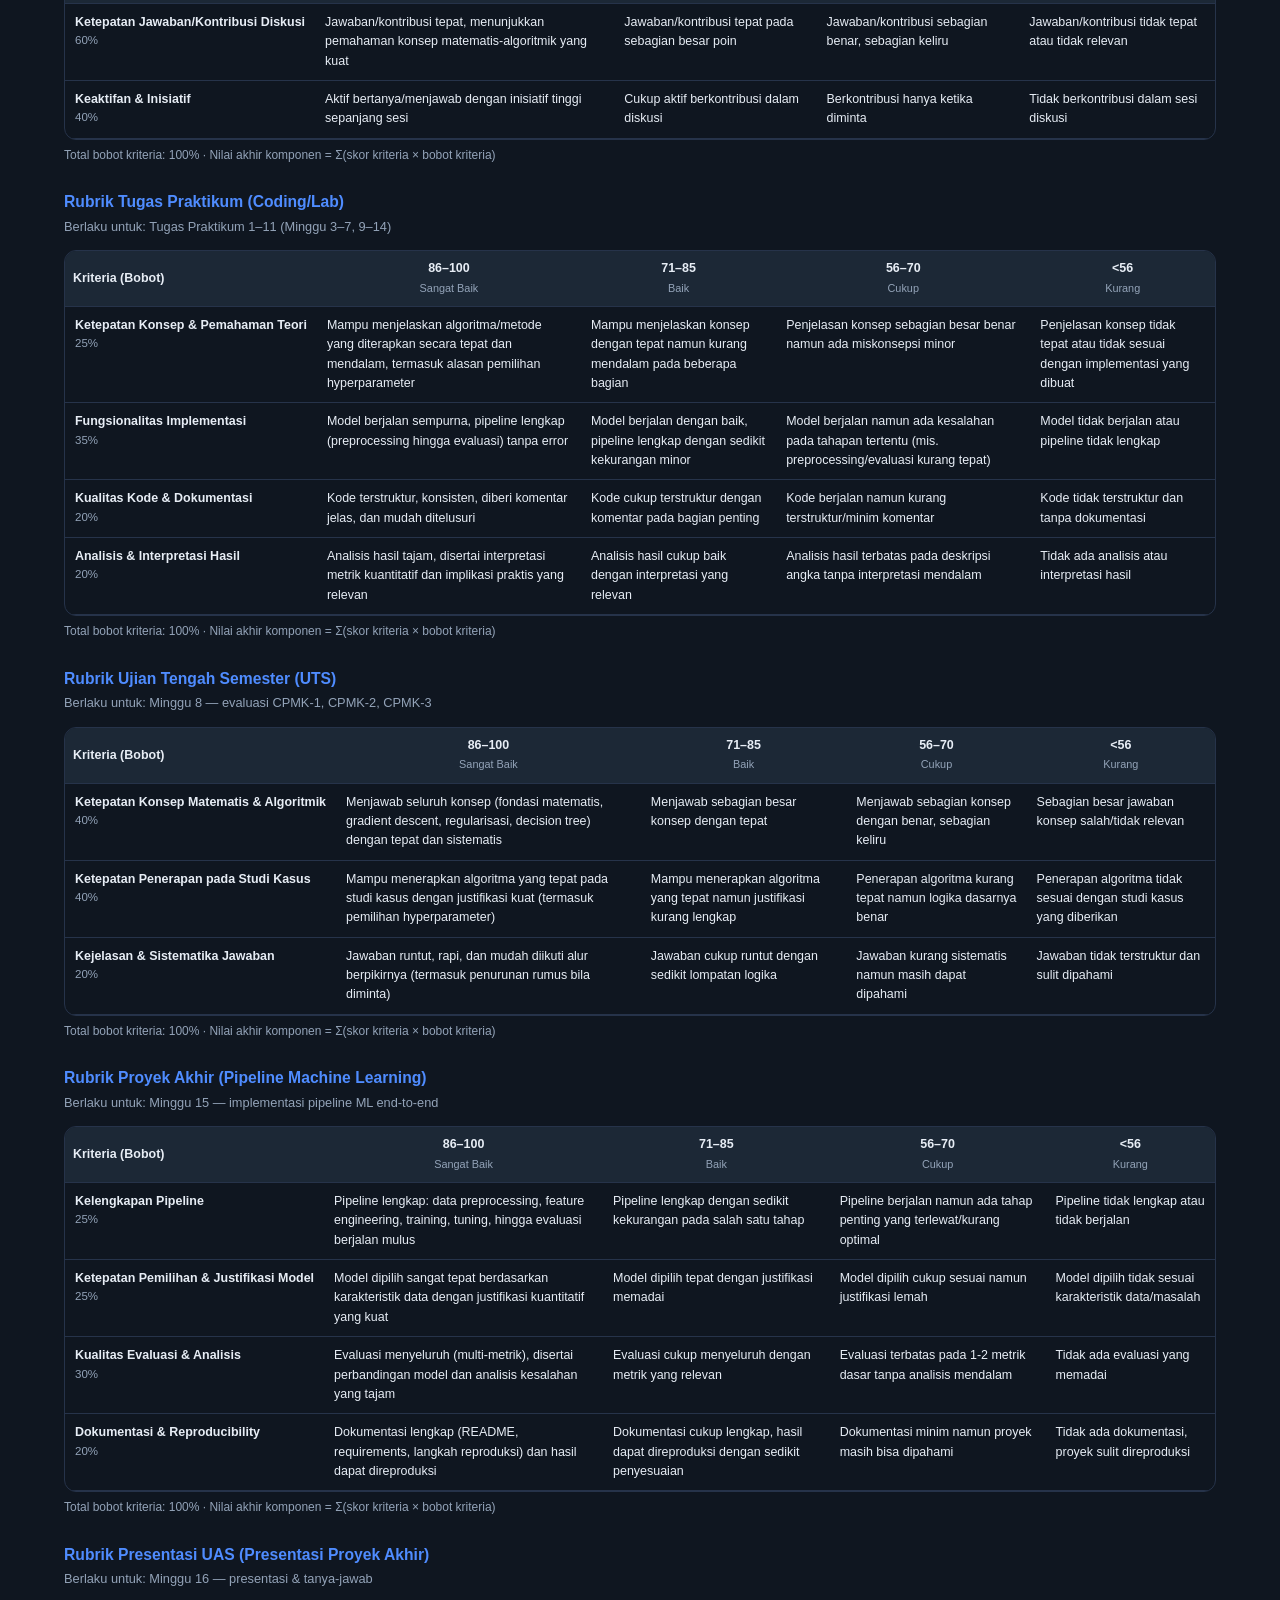
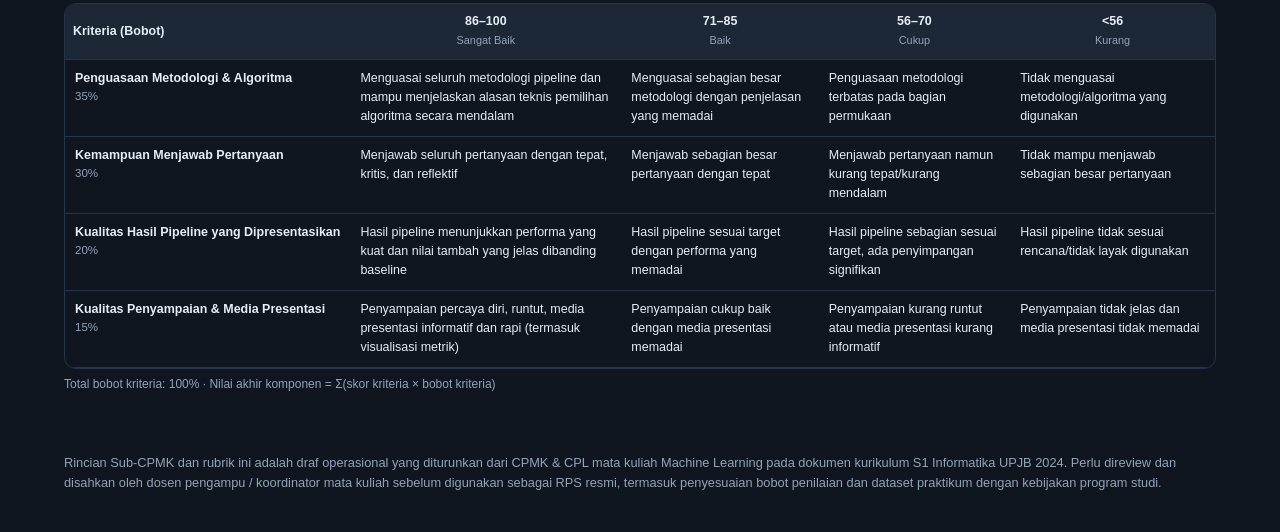
<file: upjb/rps_machine_learning_semester5.html>
<!DOCTYPE html>
<html lang="id">
<head>
<meta charset="UTF-8">
<meta name="viewport" content="width=device-width, initial-scale=1.0">
<title>RPS Sub-CPMK 16 Minggu — Machine Learning (Semester 5)</title>
<style>
  :root {
    --bg:#0f1620; --panel:#161f2c; --panel2:#1c2836; --text:#e7edf5; --muted:#93a3b8; --accent:#4f8cff; --border:#26334a;
    --c3:#22c55e; --c6:#06b6d4; --c7:#a78bfa; --c8:#f472b6;
  }
  * { box-sizing:border-box; }
  body { margin:0; background:var(--bg); color:var(--text); font-family:'Segoe UI',Roboto,Arial,sans-serif; line-height:1.55; }
  header { max-width:1200px; margin:0 auto; padding:32px 24px 8px; }
  header h1 { margin:0 0 6px; font-size:1.6rem; }
  header p.sub { color:var(--muted); margin:0 0 4px; }
  .info-grid { display:grid; grid-template-columns:repeat(auto-fit,minmax(200px,1fr)); gap:10px; background:var(--panel); border:1px solid var(--border); border-radius:12px; padding:16px 20px; margin:18px 0; }
  .info-item .label { font-size:.7rem; color:var(--muted); text-transform:uppercase; letter-spacing:.04em; }
  .info-item .value { font-weight:600; }
  .legend { background:var(--panel); border:1px solid var(--border); border-radius:12px; padding:16px 20px; margin-bottom:8px; }
  .legend-title { font-weight:600; margin-bottom:10px; color:var(--accent); }
  .legend-item { display:flex; align-items:center; gap:10px; margin:6px 0; font-size:.88rem; color:var(--muted); }
  main { max-width:1200px; margin:0 auto; padding:8px 24px 60px; }
  section { margin-top:30px; }
  section h2 { font-size:1.1rem; border-bottom:1px solid var(--border); padding-bottom:10px; }
  .cpmk-grid { display:grid; grid-template-columns:repeat(auto-fit,minmax(260px,1fr)); gap:12px; margin-top:14px; }
  .cpmk-card { background:var(--panel); border:1px solid var(--border); border-radius:12px; padding:14px 16px; }
  .cpmk-head { display:flex; gap:8px; margin-bottom:8px; }
  .cpmk-card p { margin:0; font-size:.87rem; }
  .badge { font-size:.68rem; padding:2px 7px; border-radius:999px; font-weight:600; color:#0f1620; }
  .cpl3 { background:var(--c3); } .cpl6 { background:var(--c6); } .cpl7 { background:var(--c7); } .cpl8 { background:var(--c8); }
  .tag { display:inline-block; font-size:.65rem; font-weight:700; color:#0f1620; padding:1px 6px; border-radius:5px; margin-right:6px; background:var(--accent); }
  .tag.cmulti { background:#f5a524; }
  .tag.cpmk1 { background:var(--c3); } .tag.cpmk2 { background:var(--c6); } .tag.cpmk3 { background:var(--c7); } .tag.cpmk4 { background:var(--c8); }
  .table-wrap { overflow-x:auto; border:1px solid var(--border); border-radius:12px; margin-top:14px; }
  table.rps { border-collapse:collapse; width:100%; font-size:.82rem; min-width:1080px; }
  table.rps thead th { background:var(--panel2); padding:10px 8px; text-align:left; border-bottom:1px solid var(--border); white-space:nowrap; }
  table.rps td { padding:10px 8px; border-bottom:1px solid var(--border); vertical-align:top; }
  table.rps td.wk-no { text-align:center; font-weight:700; color:var(--accent); }
  table.rps td.wk-bobot { text-align:center; font-weight:700; white-space:nowrap; }
  .bloom { display:inline-block; margin-left:6px; font-size:.62rem; color:var(--muted); border:1px solid var(--border); border-radius:5px; padding:0 5px; }
  tr.examrow { background:#1a2436; }
  tr.examrow td.wk-no { color:#f5a524; }
  footer { max-width:1200px; margin:0 auto; padding:0 24px 40px; color:var(--muted); font-size:.8rem; }
  .total-row td { font-weight:700; background:var(--panel2); }

  .rubric-block { margin-top:26px; }
  .rubric-block h3 { font-size:.98rem; margin-bottom:2px; color:var(--accent); }
  .rubric-scope { color:var(--muted); font-size:.8rem; margin:0 0 8px; }
  table.rubric { border-collapse:collapse; width:100%; font-size:.78rem; min-width:900px; }
  table.rubric thead th { background:var(--panel2); padding:8px; text-align:center; border-bottom:1px solid var(--border); white-space:nowrap; }
  table.rubric thead th:first-child { text-align:left; }
  table.rubric .lvl-label { font-weight:400; color:var(--muted); font-size:.68rem; }
  table.rubric td { padding:9px 10px; border-bottom:1px solid var(--border); vertical-align:top; }
  table.rubric td.crit-name { font-weight:600; white-space:nowrap; }
  table.rubric .crit-bobot { display:block; font-weight:400; color:var(--muted); font-size:.72rem; }
  .rubric-note { color:var(--muted); font-size:.75rem; margin:6px 0 0; }
</style>
</head>
<body>
<header>
  <h1>RPS &mdash; Rincian Sub-CPMK 16 Minggu</h1>
  <p class="sub">Mata Kuliah <b>Machine Learning</b> &middot; Semester 5 &middot; Prodi S1 Informatika UPJB &middot; Kurikulum 2024</p>
  <div class="info-grid">
    <div class="info-item"><div class="label">Kode MK</div><div class="value">FIK2403007</div></div>
    <div class="info-item"><div class="label">SKS</div><div class="value">3 SKS (Teori + Praktik)</div></div>
    <div class="info-item"><div class="label">Prasyarat</div><div class="value">Statistika dan Probabilitas, Aljabar Linear, Kecerdasan Buatan (Semester 4)</div></div>
    <div class="info-item"><div class="label">CPL yang Dibebankan</div><div class="value">CPL-3, CPL-6, CPL-7, CPL-8</div></div>
  </div>
  <div class="legend">
    <div class="legend-title">Legenda CPL pada MK ini</div>
    <div class="legend-item"><span class="badge cpl3">CPL-3</span><span>Pembelajaran mandiri sepanjang hayat &amp; kewirausahaan berbasis teknologi</span></div><div class="legend-item"><span class="badge cpl6">CPL-6</span><span>Rancang, integrasi &amp; kelola platform perangkat keras/lunak, big data</span></div><div class="legend-item"><span class="badge cpl7">CPL-7</span><span>Rancang, bangun &amp; kelola aplikasi berbasis komputer/layanan awan</span></div><div class="legend-item"><span class="badge cpl8">CPL-8</span><span>Rancang, bangun &amp; kelola sistem cerdas &amp; perangkat berbasis sensor/IoT</span></div>
  </div>
  <div class="legend" style="border-color:#f5a524;">
    <div class="legend-title" style="color:#f5a524;">Batas Cakupan vs Kecerdasan Buatan (Sem 4) — wajib dipegang dosen pengampu</div>
    <p style="color:var(--muted);font-size:.85rem;margin:0;">Kecerdasan Buatan (Sem 4) memakai library ML sebagai <i>black box</i> untuk implementasi cepat. Machine Learning (MK ini) mempelajari <b>MENGAPA</b> algoritmanya bekerja: gradient descent dan backpropagation harus diajarkan sebagai <b>custom training loop</b> (implementasi manual dengan NumPy, dibandingkan dengan versi library/PyTorch) — bukan sekadar memanggil <code>model.fit()</code>.</p>
  </div>
</header>
<main>
  <section>
    <h2>Capaian Pembelajaran Mata Kuliah (CPMK)</h2>
    <div class="cpmk-grid">
  <div class="cpmk-card">
    <div class="cpmk-head"><span class="tag cpmk1">CPMK-1</span><span class="badge cpl3">CPL-3</span></div>
    <p>Mahasiswa mampu menjelaskan fondasi matematis (probabilitas, aljabar linear) yang mendasari algoritma machine learning serta membedakan pendekatan supervised, unsupervised, dan bias-variance tradeoff.</p>
  </div>
  <div class="cpmk-card">
    <div class="cpmk-head"><span class="tag cpmk2">CPMK-2</span><span class="badge cpl6">CPL-6</span></div>
    <p>Mahasiswa mampu menerapkan gradient descent dan backpropagation dalam pelatihan model (regresi, klasifikasi, jaringan saraf tiruan dasar).</p>
  </div>
  <div class="cpmk-card">
    <div class="cpmk-head"><span class="tag cpmk3">CPMK-3</span><span class="badge cpl7">CPL-7</span></div>
    <p>Mahasiswa mampu melakukan feature engineering, model selection (decision tree, random forest, SVM), dan cross-validation.</p>
  </div>
  <div class="cpmk-card">
    <div class="cpmk-head"><span class="tag cpmk4">CPMK-4</span><span class="badge cpl8">CPL-8</span></div>
    <p>Mahasiswa mampu mengevaluasi dan memilih algoritma machine learning yang tepat untuk suatu kasus berdasarkan metrik dan karakteristik data.</p>
  </div></div>
  </section>

  <section>
    <h2>Rincian Sub-CPMK per Minggu (16 Minggu)</h2>
    <p style="color:var(--muted);font-size:.85rem;margin-top:-4px;">Kolom Bloom menandai level kognitif Taksonomi Bloom target minggu tersebut (progresif C2&rarr;C6). Total bobot penilaian 16 minggu = 100%.</p>
    <div class="table-wrap">
      <table class="rps">
        <thead>
          <tr>
            <th>Mgg</th><th>Sub-CPMK</th><th>Bahan Kajian / Materi</th><th>Bentuk &amp; Metode Pembelajaran</th>
            <th>Indikator &amp; Kriteria Penilaian</th><th>Bentuk Penilaian</th><th>Bobot</th>
          </tr>
        </thead>
        <tbody>
          
    <tr class="weekrow">
      <td class="wk-no">1</td>
      <td class="wk-sub">Mampu menjelaskan fondasi matematis (probabilitas & aljabar linear) yang mendasari algoritma machine learning <span class="tag cpmk1">CPMK-1</span><span class="bloom">C2</span></td>
      <td class="wk-materi">RPS & kontrak kuliah; ruang lingkup ML; review probabilitas (distribusi, ekspektasi) dan aljabar linear (vektor, matriks, dot product) dalam konteks ML</td>
      <td class="wk-bentuk">Ceramah interaktif, diskusi</td>
      <td class="wk-indikator">Mampu menjelaskan minimal 3 konsep matematis dasar dan kaitannya dengan algoritma ML</td>
      <td class="wk-penilaian">Partisipasi diskusi</td>
      <td class="wk-bobot">2%</td>
    </tr>
    <tr class="weekrow">
      <td class="wk-no">2</td>
      <td class="wk-sub">Mampu membedakan supervised vs unsupervised learning serta menjelaskan bias-variance tradeoff <span class="tag cpmk1">CPMK-1</span><span class="bloom">C2</span></td>
      <td class="wk-materi">Taksonomi ML (supervised/unsupervised/reinforcement), overfitting vs underfitting, bias-variance tradeoff, kurva pembelajaran</td>
      <td class="wk-bentuk">Ceramah, studi kasus</td>
      <td class="wk-indikator">Mampu mengklasifikasikan minimal 5 skenario nyata ke jenis pembelajaran yang tepat</td>
      <td class="wk-penilaian">Kuis</td>
      <td class="wk-bobot">4%</td>
    </tr>
    <tr class="weekrow">
      <td class="wk-no">3</td>
      <td class="wk-sub">Mampu menurunkan dan mengimplementasikan cost function (MSE) untuk regresi linear <b>dari nol (from scratch) menggunakan NumPy</b>, bukan langsung memanggil fungsi fit() library <span class="tag cpmk1">CPMK-1</span><span class="bloom">C3</span></td>
      <td class="wk-materi">Hipotesis linear regression, cost function MSE, normal equation vs solusi iteratif — implementasi manual dengan NumPy sebelum dibandingkan dengan scikit-learn</td>
      <td class="wk-bentuk">Praktikum coding (lab) — custom implementation</td>
      <td class="wk-indikator">Implementasi regresi linear dari nol menghasilkan prediksi dengan MSE yang menurun konsisten, dan hasilnya dibandingkan dengan hasil scikit-learn</td>
      <td class="wk-penilaian">Tugas praktikum 1</td>
      <td class="wk-bobot">4%</td>
    </tr>
    <tr class="weekrow">
      <td class="wk-no">4</td>
      <td class="wk-sub">Mampu menerapkan gradient descent (batch, stochastic, mini-batch) <b>sebagai custom training loop</b> untuk optimasi parameter model, memahami MENGAPA parameter bergerak menuju minimum <span class="tag cpmk2">CPMK-2</span><span class="bloom">C3</span></td>
      <td class="wk-materi">Turunan cost function, learning rate, batch GD vs SGD vs mini-batch GD, penulisan training loop manual (update parameter per iterasi), analisis konvergensi</td>
      <td class="wk-bentuk">Praktikum coding (lab) — custom training loop</td>
      <td class="wk-indikator">Grafik konvergensi loss menurun konsisten sesuai learning rate yang diuji, ditulis dengan training loop manual (bukan library black-box)</td>
      <td class="wk-penilaian">Tugas praktikum 2</td>
      <td class="wk-bobot">4%</td>
    </tr>
    <tr class="weekrow">
      <td class="wk-no">5</td>
      <td class="wk-sub">Mampu menerapkan logistic regression untuk klasifikasi biner dan menghitung metrik evaluasi dasar <span class="tag cpmk2">CPMK-2</span><span class="bloom">C3</span></td>
      <td class="wk-materi">Sigmoid function, cross-entropy loss, decision boundary, confusion matrix, akurasi/presisi/recall</td>
      <td class="wk-bentuk">Praktikum coding (lab)</td>
      <td class="wk-indikator">Model logistic regression menghasilkan metrik evaluasi lengkap dan diinterpretasikan dengan benar</td>
      <td class="wk-penilaian">Tugas praktikum 3</td>
      <td class="wk-bobot">4%</td>
    </tr>
    <tr class="weekrow">
      <td class="wk-no">6</td>
      <td class="wk-sub">Mampu menerapkan regularisasi (Ridge/Lasso) untuk mengatasi overfitting <span class="tag cpmk2">CPMK-2</span><span class="bloom">C3</span></td>
      <td class="wk-materi">L1 vs L2 regularization, elastic net, efek regularisasi terhadap koefisien model</td>
      <td class="wk-bentuk">Praktikum coding (lab)</td>
      <td class="wk-indikator">Perbandingan performa model dengan dan tanpa regularisasi terdokumentasi dengan metrik yang jelas</td>
      <td class="wk-penilaian">Tugas praktikum 4</td>
      <td class="wk-bobot">4%</td>
    </tr>
    <tr class="weekrow">
      <td class="wk-no">7</td>
      <td class="wk-sub">Mampu menerapkan decision tree dan random forest untuk klasifikasi/regresi <span class="tag cpmk3">CPMK-3</span><span class="bloom">C3</span></td>
      <td class="wk-materi">Entropy, information gain, pruning, ensemble bagging pada random forest</td>
      <td class="wk-bentuk">Praktikum coding (lab)</td>
      <td class="wk-indikator">Model decision tree/random forest diimplementasikan dan dievaluasi dengan metrik yang sesuai</td>
      <td class="wk-penilaian">Tugas praktikum 5</td>
      <td class="wk-bobot">4%</td>
    </tr>
    <tr class="weekrow examrow">
      <td class="wk-no">8</td>
      <td class="wk-sub">Evaluasi Tengah Semester — mengukur ketercapaian Sub-CPMK minggu 1&ndash;7 (fondasi matematis, regresi, gradient descent, klasifikasi, regularisasi, decision tree) <span class="tag cmulti">CPMK-1&ndash;3</span><span class="bloom">C2&ndash;C3</span></td>
      <td class="wk-materi">Materi minggu 1&ndash;7</td>
      <td class="wk-bentuk">Ujian tertulis / take-home case</td>
      <td class="wk-indikator">Ketepatan konsep matematis-algoritmik dan ketepatan penerapan pada soal studi kasus</td>
      <td class="wk-penilaian">UTS</td>
      <td class="wk-bobot">20%</td>
    </tr>
    <tr class="weekrow">
      <td class="wk-no">9</td>
      <td class="wk-sub">Mampu menerapkan SVM dengan kernel trick untuk klasifikasi non-linear <span class="tag cpmk3">CPMK-3</span><span class="bloom">C3</span></td>
      <td class="wk-materi">Margin maksimum, support vectors, kernel (linear, RBF, polynomial)</td>
      <td class="wk-bentuk">Praktikum coding (lab)</td>
      <td class="wk-indikator">Model SVM dengan kernel yang tepat menghasilkan decision boundary sesuai karakteristik data</td>
      <td class="wk-penilaian">Tugas praktikum 6</td>
      <td class="wk-bobot">4%</td>
    </tr>
    <tr class="weekrow">
      <td class="wk-no">10</td>
      <td class="wk-sub">Mampu melakukan feature engineering dan seleksi fitur <span class="tag cpmk3">CPMK-3</span><span class="bloom">C3</span></td>
      <td class="wk-materi">Encoding kategorikal, scaling/normalisasi, feature selection (filter, wrapper, embedded)</td>
      <td class="wk-bentuk">Praktikum coding (lab)</td>
      <td class="wk-indikator">Pipeline feature engineering meningkatkan performa model dibanding baseline tanpa feature engineering</td>
      <td class="wk-penilaian">Tugas praktikum 7</td>
      <td class="wk-bobot">4%</td>
    </tr>
    <tr class="weekrow">
      <td class="wk-no">11</td>
      <td class="wk-sub">Mampu melakukan cross-validation dan hyperparameter tuning untuk pemilihan model <span class="tag cpmk3">CPMK-3</span><span class="bloom">C4</span></td>
      <td class="wk-materi">K-fold cross-validation, grid search, random search, nested CV</td>
      <td class="wk-bentuk">Praktikum coding (lab)</td>
      <td class="wk-indikator">Hasil tuning menunjukkan peningkatan metrik yang terukur dibanding parameter default</td>
      <td class="wk-penilaian">Tugas praktikum 8</td>
      <td class="wk-bobot">4%</td>
    </tr>
    <tr class="weekrow">
      <td class="wk-no">12</td>
      <td class="wk-sub">Mampu menerapkan jaringan saraf tiruan dasar dan algoritma backpropagation <b>secara manual (from scratch) maupun dengan PyTorch</b> <span class="tag cpmk2">CPMK-2</span><span class="bloom">C3</span></td>
      <td class="wk-materi">Perceptron, multi-layer perceptron (MLP), forward pass, penurunan rumus backpropagation, implementasi manual dengan NumPy, lalu replikasi dengan PyTorch (autograd)</td>
      <td class="wk-bentuk">Praktikum coding (lab) — manual & PyTorch</td>
      <td class="wk-indikator">Implementasi MLP manual (NumPy) dan versi PyTorch berhasil dilatih dengan hasil loss yang konsisten di antara keduanya</td>
      <td class="wk-penilaian">Tugas praktikum 9</td>
      <td class="wk-bobot">4%</td>
    </tr>
    <tr class="weekrow">
      <td class="wk-no">13</td>
      <td class="wk-sub">Mampu menerapkan algoritma unsupervised learning (K-Means clustering & PCA) <span class="tag cpmk1">CPMK-1</span><span class="bloom">C3</span></td>
      <td class="wk-materi">K-Means clustering, elbow method, PCA untuk reduksi dimensi</td>
      <td class="wk-bentuk">Praktikum coding (lab)</td>
      <td class="wk-indikator">Hasil clustering/PCA divisualisasikan dan diinterpretasikan dengan tepat</td>
      <td class="wk-penilaian">Tugas praktikum 10</td>
      <td class="wk-bobot">4%</td>
    </tr>
    <tr class="weekrow">
      <td class="wk-no">14</td>
      <td class="wk-sub">Mampu mengevaluasi dan membandingkan beberapa algoritma ML untuk memilih model terbaik pada suatu kasus <span class="tag cpmk4">CPMK-4</span><span class="bloom">C4</span></td>
      <td class="wk-materi">ROC-AUC, precision-recall curve, tabel perbandingan performa antar-model</td>
      <td class="wk-bentuk">Praktikum + diskusi</td>
      <td class="wk-indikator">Laporan perbandingan model disertai rekomendasi model terbaik dengan justifikasi berbasis metrik</td>
      <td class="wk-penilaian">Tugas praktikum 11</td>
      <td class="wk-bobot">4%</td>
    </tr>
    <tr class="weekrow">
      <td class="wk-no">15</td>
      <td class="wk-sub">Mampu mengimplementasikan pipeline machine learning end-to-end (dari data mentah hingga model teruji) pada kasus nyata <span class="tag cmulti">CPMK-1&ndash;4</span><span class="bloom">C5&ndash;C6</span></td>
      <td class="wk-materi">Data preprocessing, feature engineering, model selection, evaluasi akhir</td>
      <td class="wk-bentuk">Praktikum mandiri + asistensi</td>
      <td class="wk-indikator">Pipeline ML berjalan lengkap dan menghasilkan laporan performa akhir yang terdokumentasi</td>
      <td class="wk-penilaian">Proyek akhir (implementasi)</td>
      <td class="wk-bobot">15%</td>
    </tr>
    <tr class="weekrow examrow">
      <td class="wk-no">16</td>
      <td class="wk-sub">Mampu mempresentasikan dan mempertanggungjawabkan pipeline machine learning yang dibangun secara ilmiah <span class="tag cmulti">CPMK-1&ndash;4</span><span class="bloom">C6</span></td>
      <td class="wk-materi">Presentasi hasil proyek, tanya-jawab, evaluasi akhir</td>
      <td class="wk-bentuk">Presentasi & ujian akhir</td>
      <td class="wk-indikator">Presentasi jelas, mampu menjawab pertanyaan penguji terkait metodologi & hasil yang dicapai</td>
      <td class="wk-penilaian">UAS (Presentasi Proyek)</td>
      <td class="wk-bobot">15%</td>
    </tr>
          <tr class="total-row"><td colspan="6" style="text-align:right;">Total Bobot Penilaian</td><td style="text-align:center;">100%</td></tr>
        </tbody>
      </table>
    </div>
  </section>

  <section>
    <h2>Rubrik Penilaian</h2>
    <p style="color:var(--muted);font-size:.85rem;margin-top:-4px;">Rubrik analitik per komponen penilaian pada tabel Sub-CPMK di atas. Skor tiap kriteria menggunakan skala 0&ndash;100, nilai komponen akhir = jumlah (skor kriteria &times; bobot kriteria).</p>
    
    <div class="rubric-block">
      <h3>Rubrik Holistik Partisipasi &amp; Kuis</h3>
      <p class="rubric-scope">Berlaku untuk: Minggu 1, 2 — partisipasi diskusi &amp; kuis konsep</p>
      <div class="table-wrap">
        <table class="rubric">
          <thead><tr><th>Kriteria (Bobot)</th><th>86–100<br><span class="lvl-label">Sangat Baik</span></th><th>71–85<br><span class="lvl-label">Baik</span></th><th>56–70<br><span class="lvl-label">Cukup</span></th><th><56<br><span class="lvl-label">Kurang</span></th></tr></thead>
          <tbody><tr><td class="crit-name">Ketepatan Jawaban/Kontribusi Diskusi<span class="crit-bobot">60%</span></td><td>Jawaban/kontribusi tepat, menunjukkan pemahaman konsep matematis-algoritmik yang kuat</td><td>Jawaban/kontribusi tepat pada sebagian besar poin</td><td>Jawaban/kontribusi sebagian benar, sebagian keliru</td><td>Jawaban/kontribusi tidak tepat atau tidak relevan</td></tr><tr><td class="crit-name">Keaktifan &amp; Inisiatif<span class="crit-bobot">40%</span></td><td>Aktif bertanya/menjawab dengan inisiatif tinggi sepanjang sesi</td><td>Cukup aktif berkontribusi dalam diskusi</td><td>Berkontribusi hanya ketika diminta</td><td>Tidak berkontribusi dalam sesi diskusi</td></tr></tbody>
        </table>
      </div>
      <p class="rubric-note">Total bobot kriteria: 100% &middot; Nilai akhir komponen = &Sigma;(skor kriteria &times; bobot kriteria)</p>
    </div>
    <div class="rubric-block">
      <h3>Rubrik Tugas Praktikum (Coding/Lab)</h3>
      <p class="rubric-scope">Berlaku untuk: Tugas Praktikum 1–11 (Minggu 3–7, 9–14)</p>
      <div class="table-wrap">
        <table class="rubric">
          <thead><tr><th>Kriteria (Bobot)</th><th>86–100<br><span class="lvl-label">Sangat Baik</span></th><th>71–85<br><span class="lvl-label">Baik</span></th><th>56–70<br><span class="lvl-label">Cukup</span></th><th><56<br><span class="lvl-label">Kurang</span></th></tr></thead>
          <tbody><tr><td class="crit-name">Ketepatan Konsep &amp; Pemahaman Teori<span class="crit-bobot">25%</span></td><td>Mampu menjelaskan algoritma/metode yang diterapkan secara tepat dan mendalam, termasuk alasan pemilihan hyperparameter</td><td>Mampu menjelaskan konsep dengan tepat namun kurang mendalam pada beberapa bagian</td><td>Penjelasan konsep sebagian besar benar namun ada miskonsepsi minor</td><td>Penjelasan konsep tidak tepat atau tidak sesuai dengan implementasi yang dibuat</td></tr><tr><td class="crit-name">Fungsionalitas Implementasi<span class="crit-bobot">35%</span></td><td>Model berjalan sempurna, pipeline lengkap (preprocessing hingga evaluasi) tanpa error</td><td>Model berjalan dengan baik, pipeline lengkap dengan sedikit kekurangan minor</td><td>Model berjalan namun ada kesalahan pada tahapan tertentu (mis. preprocessing/evaluasi kurang tepat)</td><td>Model tidak berjalan atau pipeline tidak lengkap</td></tr><tr><td class="crit-name">Kualitas Kode &amp; Dokumentasi<span class="crit-bobot">20%</span></td><td>Kode terstruktur, konsisten, diberi komentar jelas, dan mudah ditelusuri</td><td>Kode cukup terstruktur dengan komentar pada bagian penting</td><td>Kode berjalan namun kurang terstruktur/minim komentar</td><td>Kode tidak terstruktur dan tanpa dokumentasi</td></tr><tr><td class="crit-name">Analisis &amp; Interpretasi Hasil<span class="crit-bobot">20%</span></td><td>Analisis hasil tajam, disertai interpretasi metrik kuantitatif dan implikasi praktis yang relevan</td><td>Analisis hasil cukup baik dengan interpretasi yang relevan</td><td>Analisis hasil terbatas pada deskripsi angka tanpa interpretasi mendalam</td><td>Tidak ada analisis atau interpretasi hasil</td></tr></tbody>
        </table>
      </div>
      <p class="rubric-note">Total bobot kriteria: 100% &middot; Nilai akhir komponen = &Sigma;(skor kriteria &times; bobot kriteria)</p>
    </div>
    <div class="rubric-block">
      <h3>Rubrik Ujian Tengah Semester (UTS)</h3>
      <p class="rubric-scope">Berlaku untuk: Minggu 8 — evaluasi CPMK-1, CPMK-2, CPMK-3</p>
      <div class="table-wrap">
        <table class="rubric">
          <thead><tr><th>Kriteria (Bobot)</th><th>86–100<br><span class="lvl-label">Sangat Baik</span></th><th>71–85<br><span class="lvl-label">Baik</span></th><th>56–70<br><span class="lvl-label">Cukup</span></th><th><56<br><span class="lvl-label">Kurang</span></th></tr></thead>
          <tbody><tr><td class="crit-name">Ketepatan Konsep Matematis &amp; Algoritmik<span class="crit-bobot">40%</span></td><td>Menjawab seluruh konsep (fondasi matematis, gradient descent, regularisasi, decision tree) dengan tepat dan sistematis</td><td>Menjawab sebagian besar konsep dengan tepat</td><td>Menjawab sebagian konsep dengan benar, sebagian keliru</td><td>Sebagian besar jawaban konsep salah/tidak relevan</td></tr><tr><td class="crit-name">Ketepatan Penerapan pada Studi Kasus<span class="crit-bobot">40%</span></td><td>Mampu menerapkan algoritma yang tepat pada studi kasus dengan justifikasi kuat (termasuk pemilihan hyperparameter)</td><td>Mampu menerapkan algoritma yang tepat namun justifikasi kurang lengkap</td><td>Penerapan algoritma kurang tepat namun logika dasarnya benar</td><td>Penerapan algoritma tidak sesuai dengan studi kasus yang diberikan</td></tr><tr><td class="crit-name">Kejelasan &amp; Sistematika Jawaban<span class="crit-bobot">20%</span></td><td>Jawaban runtut, rapi, dan mudah diikuti alur berpikirnya (termasuk penurunan rumus bila diminta)</td><td>Jawaban cukup runtut dengan sedikit lompatan logika</td><td>Jawaban kurang sistematis namun masih dapat dipahami</td><td>Jawaban tidak terstruktur dan sulit dipahami</td></tr></tbody>
        </table>
      </div>
      <p class="rubric-note">Total bobot kriteria: 100% &middot; Nilai akhir komponen = &Sigma;(skor kriteria &times; bobot kriteria)</p>
    </div>
    <div class="rubric-block">
      <h3>Rubrik Proyek Akhir (Pipeline Machine Learning)</h3>
      <p class="rubric-scope">Berlaku untuk: Minggu 15 — implementasi pipeline ML end-to-end</p>
      <div class="table-wrap">
        <table class="rubric">
          <thead><tr><th>Kriteria (Bobot)</th><th>86–100<br><span class="lvl-label">Sangat Baik</span></th><th>71–85<br><span class="lvl-label">Baik</span></th><th>56–70<br><span class="lvl-label">Cukup</span></th><th><56<br><span class="lvl-label">Kurang</span></th></tr></thead>
          <tbody><tr><td class="crit-name">Kelengkapan Pipeline<span class="crit-bobot">25%</span></td><td>Pipeline lengkap: data preprocessing, feature engineering, training, tuning, hingga evaluasi berjalan mulus</td><td>Pipeline lengkap dengan sedikit kekurangan pada salah satu tahap</td><td>Pipeline berjalan namun ada tahap penting yang terlewat/kurang optimal</td><td>Pipeline tidak lengkap atau tidak berjalan</td></tr><tr><td class="crit-name">Ketepatan Pemilihan &amp; Justifikasi Model<span class="crit-bobot">25%</span></td><td>Model dipilih sangat tepat berdasarkan karakteristik data dengan justifikasi kuantitatif yang kuat</td><td>Model dipilih tepat dengan justifikasi memadai</td><td>Model dipilih cukup sesuai namun justifikasi lemah</td><td>Model dipilih tidak sesuai karakteristik data/masalah</td></tr><tr><td class="crit-name">Kualitas Evaluasi &amp; Analisis<span class="crit-bobot">30%</span></td><td>Evaluasi menyeluruh (multi-metrik), disertai perbandingan model dan analisis kesalahan yang tajam</td><td>Evaluasi cukup menyeluruh dengan metrik yang relevan</td><td>Evaluasi terbatas pada 1-2 metrik dasar tanpa analisis mendalam</td><td>Tidak ada evaluasi yang memadai</td></tr><tr><td class="crit-name">Dokumentasi &amp; Reproducibility<span class="crit-bobot">20%</span></td><td>Dokumentasi lengkap (README, requirements, langkah reproduksi) dan hasil dapat direproduksi</td><td>Dokumentasi cukup lengkap, hasil dapat direproduksi dengan sedikit penyesuaian</td><td>Dokumentasi minim namun proyek masih bisa dipahami</td><td>Tidak ada dokumentasi, proyek sulit direproduksi</td></tr></tbody>
        </table>
      </div>
      <p class="rubric-note">Total bobot kriteria: 100% &middot; Nilai akhir komponen = &Sigma;(skor kriteria &times; bobot kriteria)</p>
    </div>
    <div class="rubric-block">
      <h3>Rubrik Presentasi UAS (Presentasi Proyek Akhir)</h3>
      <p class="rubric-scope">Berlaku untuk: Minggu 16 — presentasi &amp; tanya-jawab</p>
      <div class="table-wrap">
        <table class="rubric">
          <thead><tr><th>Kriteria (Bobot)</th><th>86–100<br><span class="lvl-label">Sangat Baik</span></th><th>71–85<br><span class="lvl-label">Baik</span></th><th>56–70<br><span class="lvl-label">Cukup</span></th><th><56<br><span class="lvl-label">Kurang</span></th></tr></thead>
          <tbody><tr><td class="crit-name">Penguasaan Metodologi &amp; Algoritma<span class="crit-bobot">35%</span></td><td>Menguasai seluruh metodologi pipeline dan mampu menjelaskan alasan teknis pemilihan algoritma secara mendalam</td><td>Menguasai sebagian besar metodologi dengan penjelasan yang memadai</td><td>Penguasaan metodologi terbatas pada bagian permukaan</td><td>Tidak menguasai metodologi/algoritma yang digunakan</td></tr><tr><td class="crit-name">Kemampuan Menjawab Pertanyaan<span class="crit-bobot">30%</span></td><td>Menjawab seluruh pertanyaan dengan tepat, kritis, dan reflektif</td><td>Menjawab sebagian besar pertanyaan dengan tepat</td><td>Menjawab pertanyaan namun kurang tepat/kurang mendalam</td><td>Tidak mampu menjawab sebagian besar pertanyaan</td></tr><tr><td class="crit-name">Kualitas Hasil Pipeline yang Dipresentasikan<span class="crit-bobot">20%</span></td><td>Hasil pipeline menunjukkan performa yang kuat dan nilai tambah yang jelas dibanding baseline</td><td>Hasil pipeline sesuai target dengan performa yang memadai</td><td>Hasil pipeline sebagian sesuai target, ada penyimpangan signifikan</td><td>Hasil pipeline tidak sesuai rencana/tidak layak digunakan</td></tr><tr><td class="crit-name">Kualitas Penyampaian &amp; Media Presentasi<span class="crit-bobot">15%</span></td><td>Penyampaian percaya diri, runtut, media presentasi informatif dan rapi (termasuk visualisasi metrik)</td><td>Penyampaian cukup baik dengan media presentasi memadai</td><td>Penyampaian kurang runtut atau media presentasi kurang informatif</td><td>Penyampaian tidak jelas dan media presentasi tidak memadai</td></tr></tbody>
        </table>
      </div>
      <p class="rubric-note">Total bobot kriteria: 100% &middot; Nilai akhir komponen = &Sigma;(skor kriteria &times; bobot kriteria)</p>
    </div>
  </section>
</main>
<footer>
  Rincian Sub-CPMK dan rubrik ini adalah draf operasional yang diturunkan dari CPMK &amp; CPL mata kuliah Machine Learning pada dokumen kurikulum S1 Informatika UPJB 2024. Perlu direview dan disahkan oleh dosen pengampu / koordinator mata kuliah sebelum digunakan sebagai RPS resmi, termasuk penyesuaian bobot penilaian dan dataset praktikum dengan kebijakan program studi.
</footer>
</body>
</html>
</file>
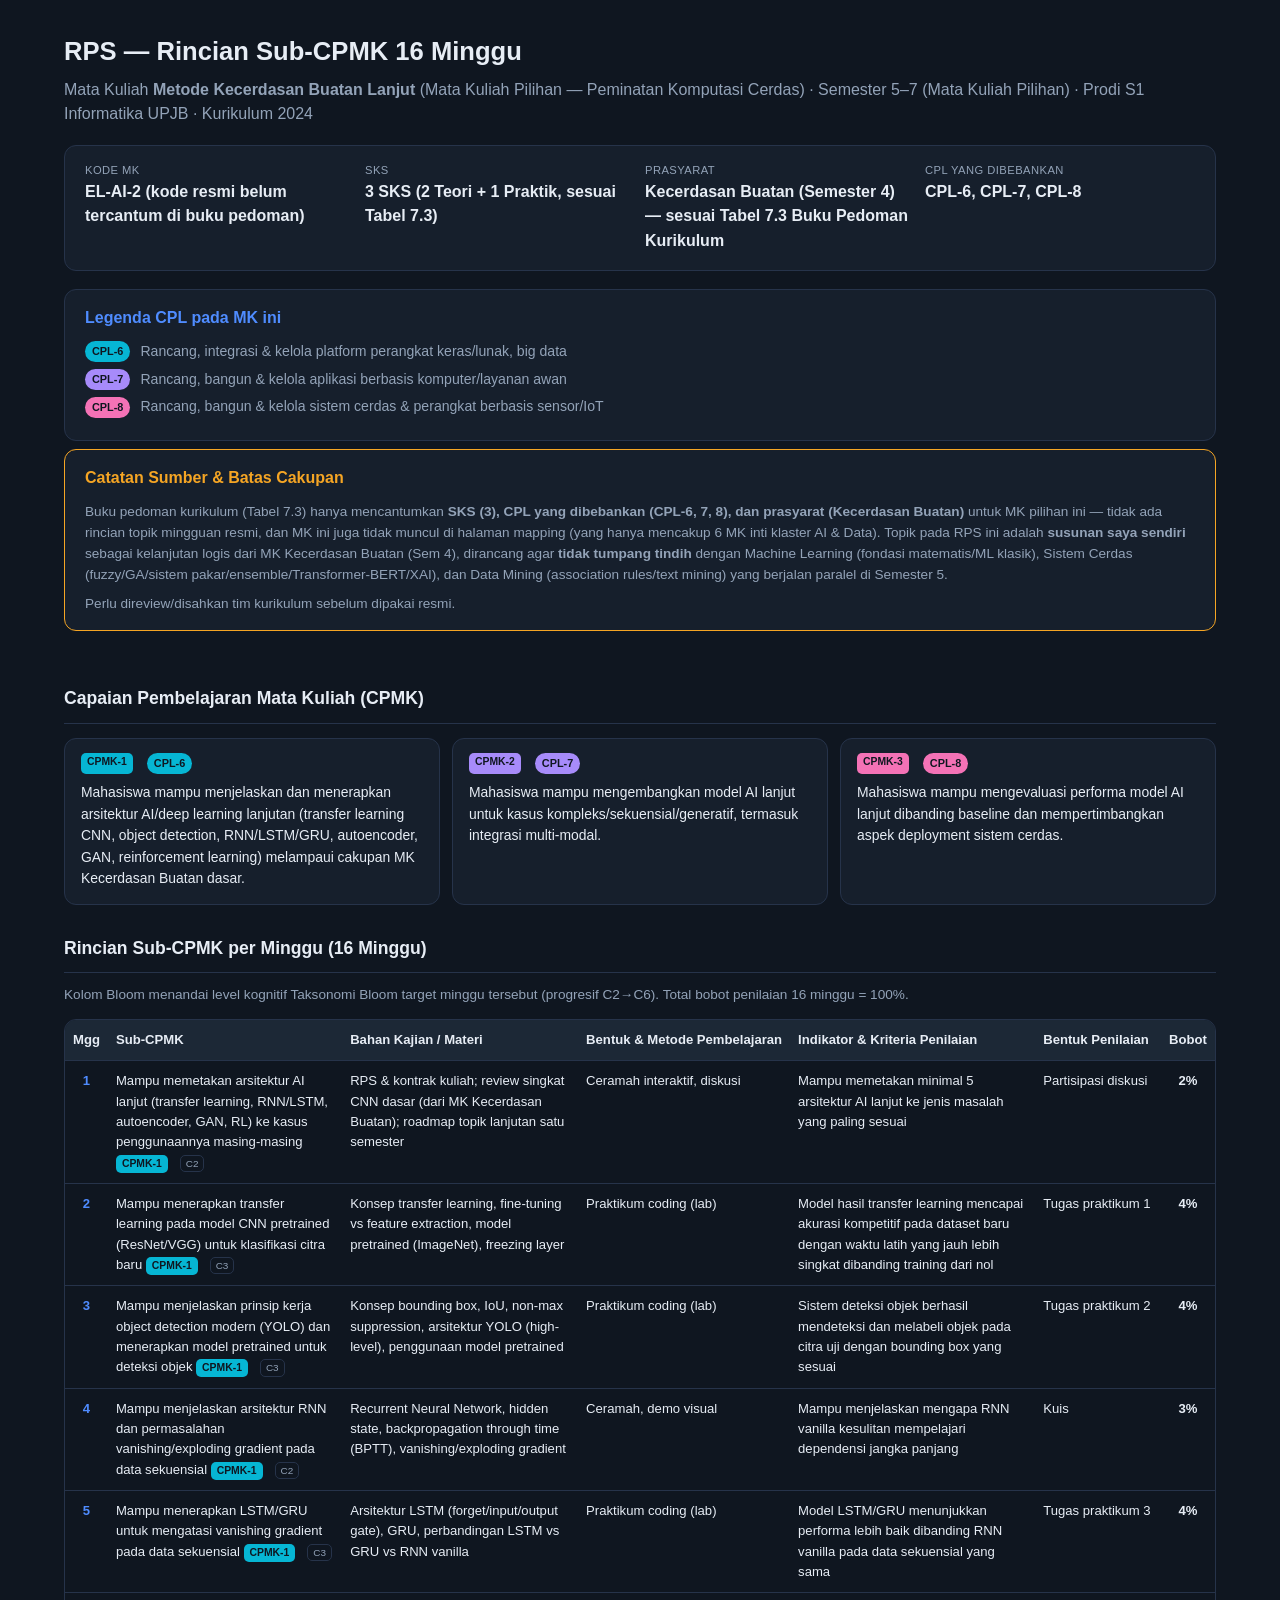
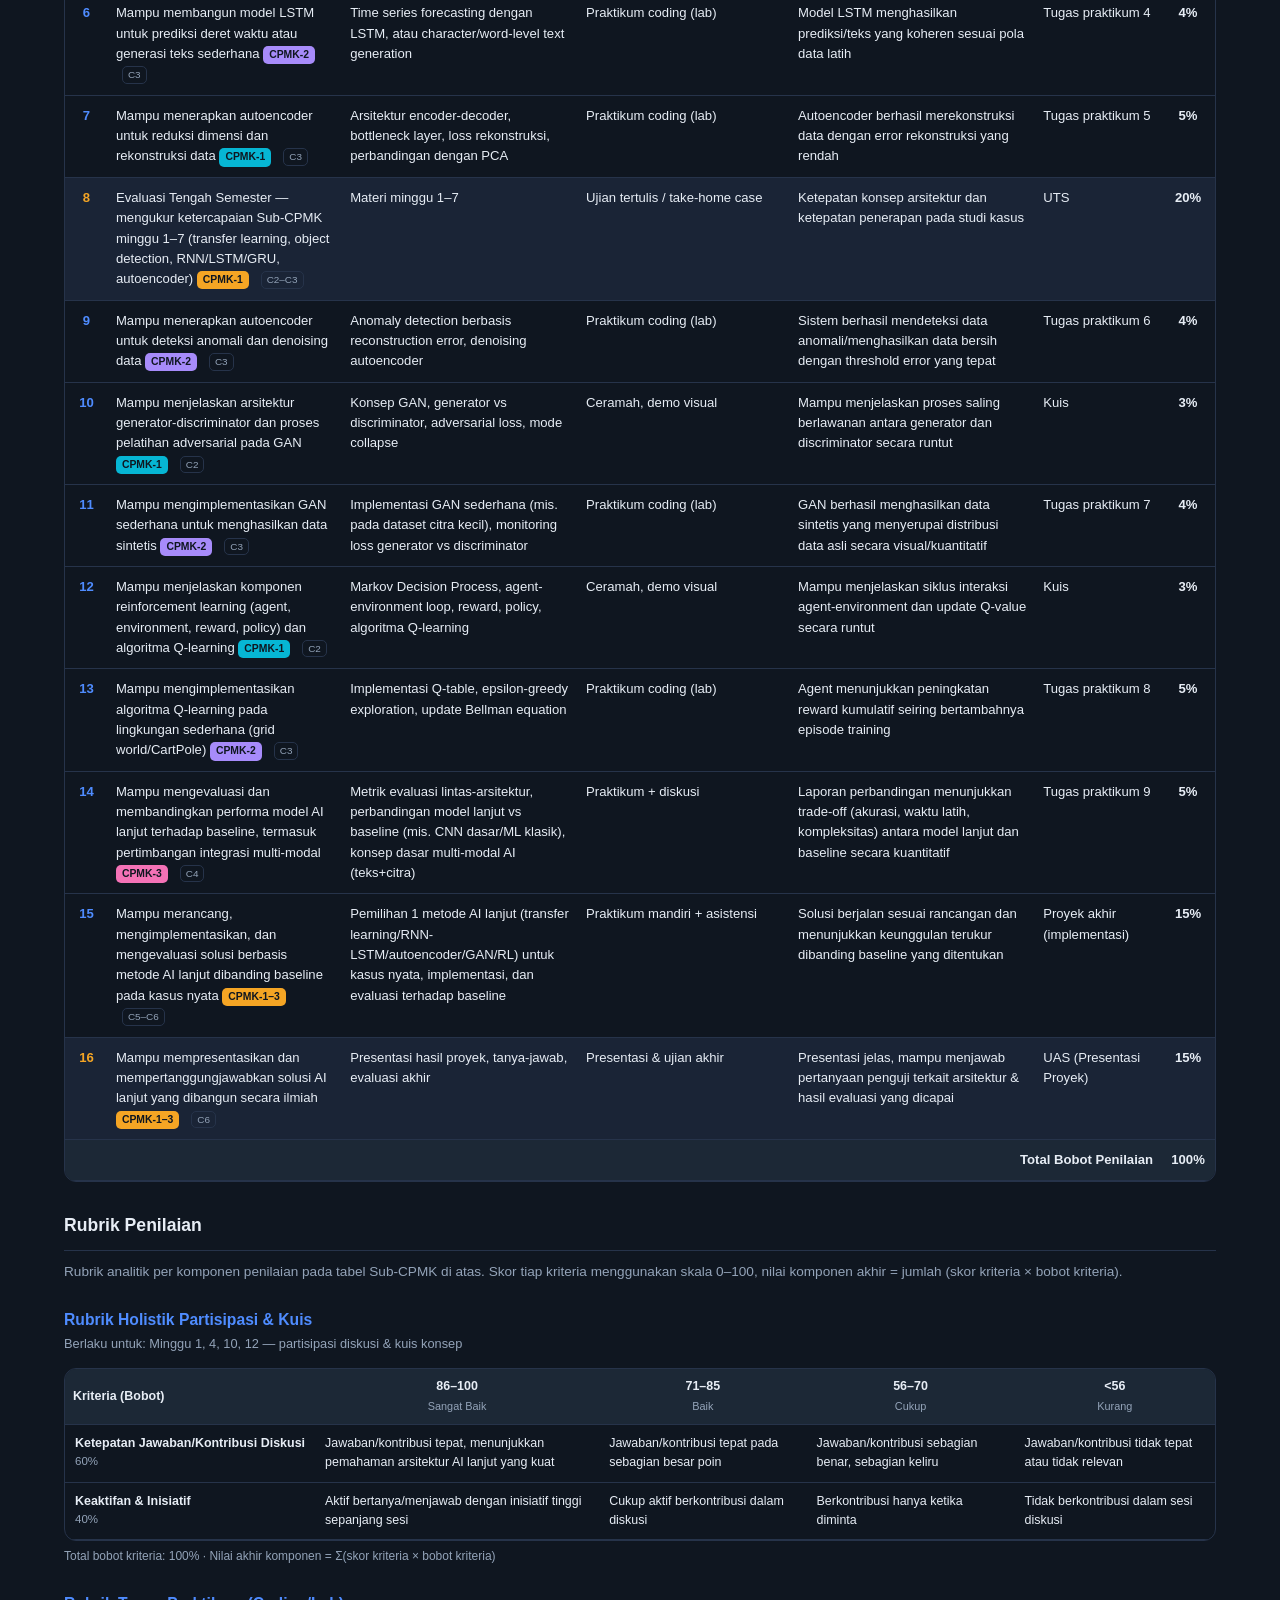
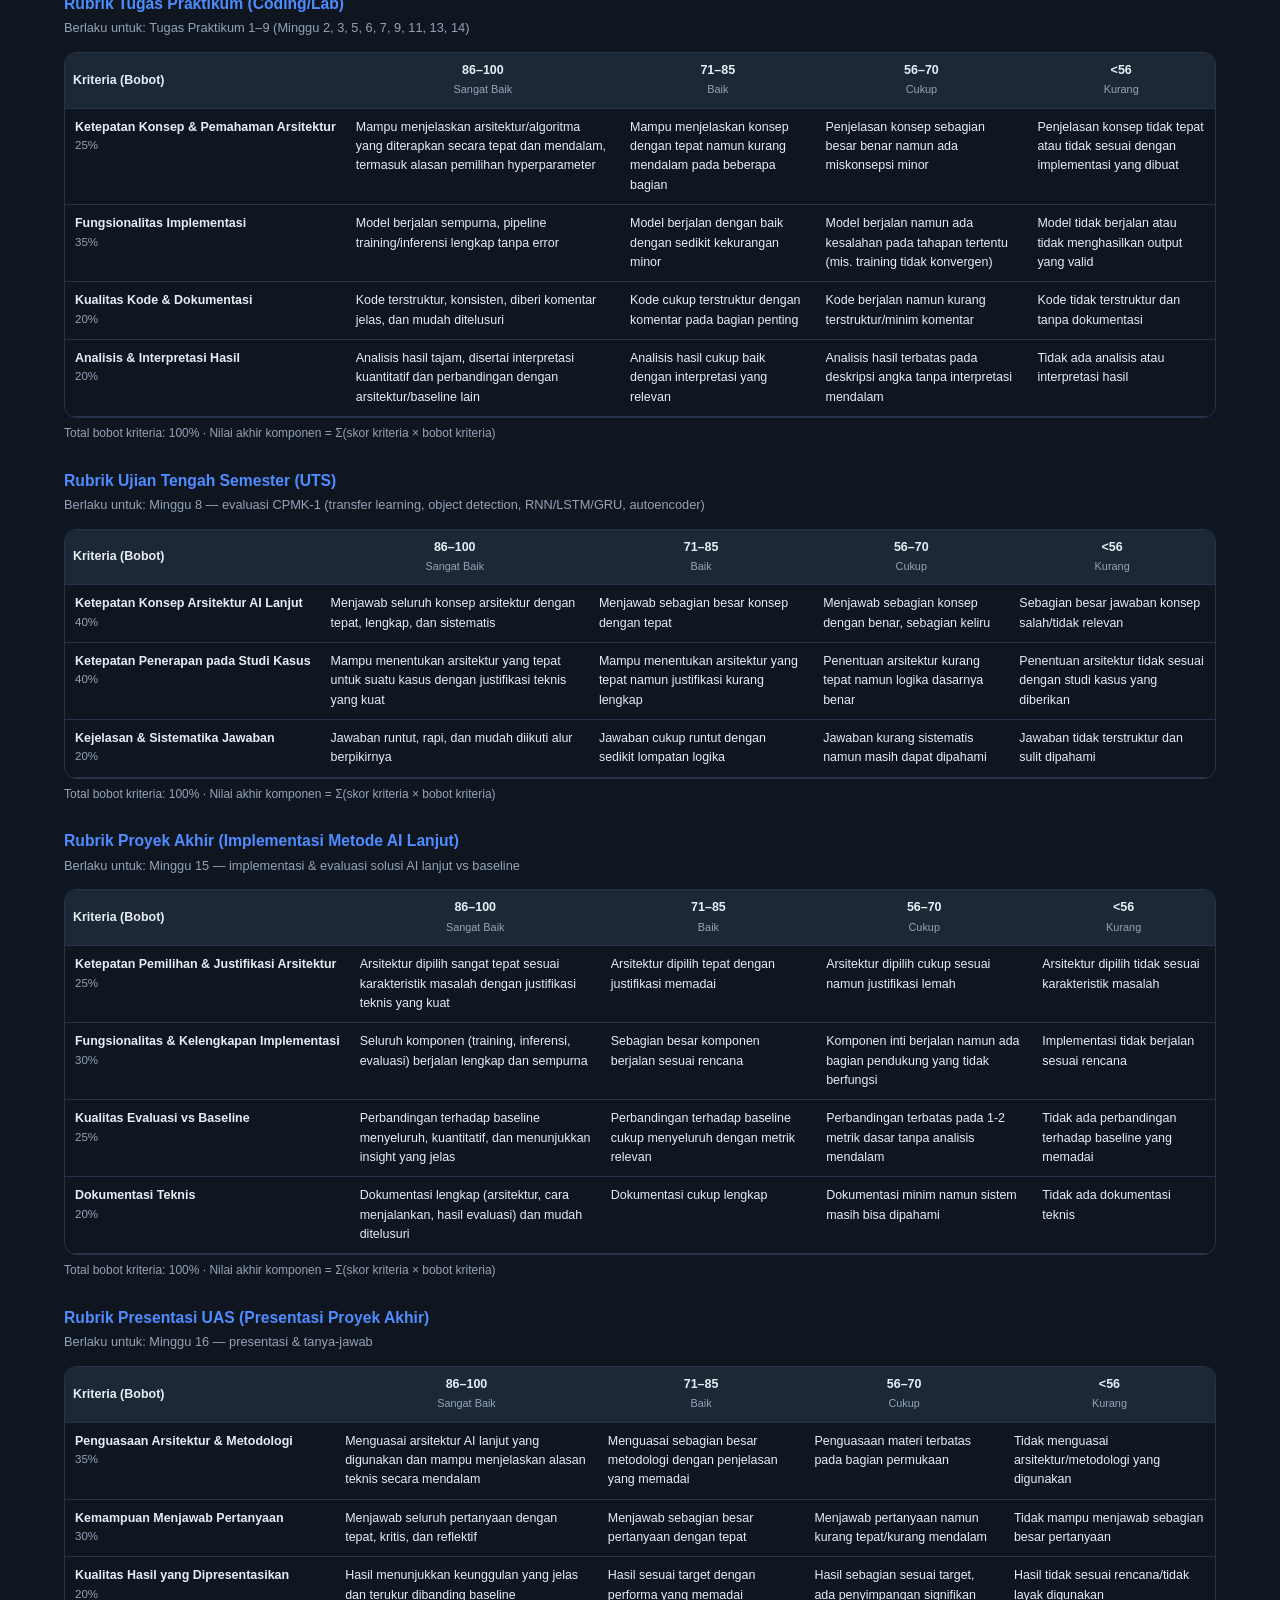
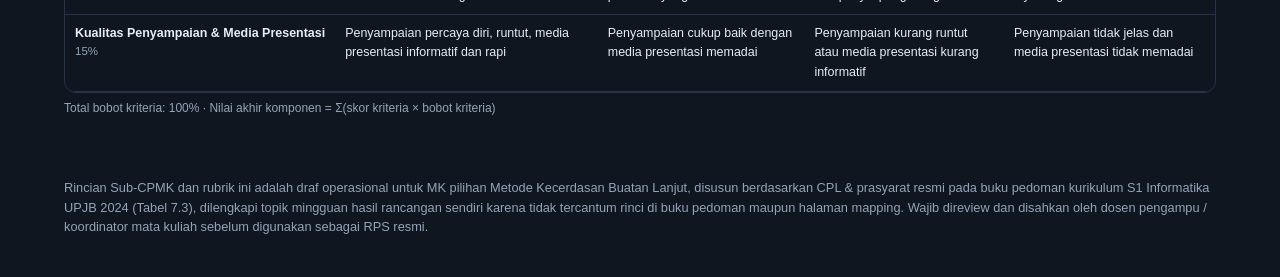
<file: upjb/rps_metode_kecerdasan_buatan_lanjut.html>
<!DOCTYPE html>
<html lang="id">
<head>
<meta charset="UTF-8">
<meta name="viewport" content="width=device-width, initial-scale=1.0">
<title>RPS Sub-CPMK 16 Minggu — Metode Kecerdasan Buatan Lanjut (MK Pilihan)</title>
<style>
  :root {
    --bg:#0f1620; --panel:#161f2c; --panel2:#1c2836; --text:#e7edf5; --muted:#93a3b8; --accent:#4f8cff; --border:#26334a;
    --c6:#06b6d4; --c7:#a78bfa; --c8:#f472b6;
  }
  * { box-sizing:border-box; }
  body { margin:0; background:var(--bg); color:var(--text); font-family:'Segoe UI',Roboto,Arial,sans-serif; line-height:1.55; }
  header { max-width:1200px; margin:0 auto; padding:32px 24px 8px; }
  header h1 { margin:0 0 6px; font-size:1.6rem; }
  header p.sub { color:var(--muted); margin:0 0 4px; }
  .info-grid { display:grid; grid-template-columns:repeat(auto-fit,minmax(200px,1fr)); gap:10px; background:var(--panel); border:1px solid var(--border); border-radius:12px; padding:16px 20px; margin:18px 0; }
  .info-item .label { font-size:.7rem; color:var(--muted); text-transform:uppercase; letter-spacing:.04em; }
  .info-item .value { font-weight:600; }
  .legend { background:var(--panel); border:1px solid var(--border); border-radius:12px; padding:16px 20px; margin-bottom:8px; }
  .legend-title { font-weight:600; margin-bottom:10px; color:var(--accent); }
  .legend-item { display:flex; align-items:center; gap:10px; margin:6px 0; font-size:.88rem; color:var(--muted); }
  main { max-width:1200px; margin:0 auto; padding:8px 24px 60px; }
  section { margin-top:30px; }
  section h2 { font-size:1.1rem; border-bottom:1px solid var(--border); padding-bottom:10px; }
  .cpmk-grid { display:grid; grid-template-columns:repeat(auto-fit,minmax(260px,1fr)); gap:12px; margin-top:14px; }
  .cpmk-card { background:var(--panel); border:1px solid var(--border); border-radius:12px; padding:14px 16px; }
  .cpmk-head { display:flex; gap:8px; margin-bottom:8px; }
  .cpmk-card p { margin:0; font-size:.87rem; }
  .badge { font-size:.68rem; padding:2px 7px; border-radius:999px; font-weight:600; color:#0f1620; }
  .cpl6 { background:var(--c6); } .cpl7 { background:var(--c7); } .cpl8 { background:var(--c8); }
  .tag { display:inline-block; font-size:.65rem; font-weight:700; color:#0f1620; padding:1px 6px; border-radius:5px; margin-right:6px; background:var(--accent); }
  .tag.cmulti { background:#f5a524; }
  .tag.cpmk1 { background:var(--c6); } .tag.cpmk2 { background:var(--c7); } .tag.cpmk3 { background:var(--c8); }
  .table-wrap { overflow-x:auto; border:1px solid var(--border); border-radius:12px; margin-top:14px; }
  table.rps { border-collapse:collapse; width:100%; font-size:.82rem; min-width:1080px; }
  table.rps thead th { background:var(--panel2); padding:10px 8px; text-align:left; border-bottom:1px solid var(--border); white-space:nowrap; }
  table.rps td { padding:10px 8px; border-bottom:1px solid var(--border); vertical-align:top; }
  table.rps td.wk-no { text-align:center; font-weight:700; color:var(--accent); }
  table.rps td.wk-bobot { text-align:center; font-weight:700; white-space:nowrap; }
  .bloom { display:inline-block; margin-left:6px; font-size:.62rem; color:var(--muted); border:1px solid var(--border); border-radius:5px; padding:0 5px; }
  tr.examrow { background:#1a2436; }
  tr.examrow td.wk-no { color:#f5a524; }
  footer { max-width:1200px; margin:0 auto; padding:0 24px 40px; color:var(--muted); font-size:.8rem; }
  .total-row td { font-weight:700; background:var(--panel2); }

  .rubric-block { margin-top:26px; }
  .rubric-block h3 { font-size:.98rem; margin-bottom:2px; color:var(--accent); }
  .rubric-scope { color:var(--muted); font-size:.8rem; margin:0 0 8px; }
  table.rubric { border-collapse:collapse; width:100%; font-size:.78rem; min-width:900px; }
  table.rubric thead th { background:var(--panel2); padding:8px; text-align:center; border-bottom:1px solid var(--border); white-space:nowrap; }
  table.rubric thead th:first-child { text-align:left; }
  table.rubric .lvl-label { font-weight:400; color:var(--muted); font-size:.68rem; }
  table.rubric td { padding:9px 10px; border-bottom:1px solid var(--border); vertical-align:top; }
  table.rubric td.crit-name { font-weight:600; white-space:nowrap; }
  table.rubric .crit-bobot { display:block; font-weight:400; color:var(--muted); font-size:.72rem; }
  .rubric-note { color:var(--muted); font-size:.75rem; margin:6px 0 0; }
</style>
</head>
<body>
<header>
  <h1>RPS &mdash; Rincian Sub-CPMK 16 Minggu</h1>
  <p class="sub">Mata Kuliah <b>Metode Kecerdasan Buatan Lanjut</b> (Mata Kuliah Pilihan — Peminatan Komputasi Cerdas) &middot; Semester 5–7 (Mata Kuliah Pilihan) &middot; Prodi S1 Informatika UPJB &middot; Kurikulum 2024</p>
  <div class="info-grid">
    <div class="info-item"><div class="label">Kode MK</div><div class="value">EL-AI-2 (kode resmi belum tercantum di buku pedoman)</div></div>
    <div class="info-item"><div class="label">SKS</div><div class="value">3 SKS (2 Teori + 1 Praktik, sesuai Tabel 7.3)</div></div>
    <div class="info-item"><div class="label">Prasyarat</div><div class="value">Kecerdasan Buatan (Semester 4) — sesuai Tabel 7.3 Buku Pedoman Kurikulum</div></div>
    <div class="info-item"><div class="label">CPL yang Dibebankan</div><div class="value">CPL-6, CPL-7, CPL-8</div></div>
  </div>
  <div class="legend">
    <div class="legend-title">Legenda CPL pada MK ini</div>
    <div class="legend-item"><span class="badge cpl6">CPL-6</span><span>Rancang, integrasi &amp; kelola platform perangkat keras/lunak, big data</span></div><div class="legend-item"><span class="badge cpl7">CPL-7</span><span>Rancang, bangun &amp; kelola aplikasi berbasis komputer/layanan awan</span></div><div class="legend-item"><span class="badge cpl8">CPL-8</span><span>Rancang, bangun &amp; kelola sistem cerdas &amp; perangkat berbasis sensor/IoT</span></div>
  </div>
  <div class="legend" style="border-color:#f5a524;">
    <div class="legend-title" style="color:#f5a524;">Catatan Sumber &amp; Batas Cakupan</div>
    <p style="color:var(--muted);font-size:.85rem;margin:0 0 8px;">
      Buku pedoman kurikulum (Tabel 7.3) hanya mencantumkan <b>SKS (3), CPL yang dibebankan (CPL-6, 7, 8), dan prasyarat (Kecerdasan Buatan)</b> untuk MK pilihan ini &mdash; tidak ada rincian topik mingguan resmi, dan MK ini juga tidak muncul di halaman mapping (yang hanya mencakup 6 MK inti klaster AI &amp; Data). Topik pada RPS ini adalah <b>susunan saya sendiri</b> sebagai kelanjutan logis dari MK Kecerdasan Buatan (Sem 4), dirancang agar <b>tidak tumpang tindih</b> dengan Machine Learning (fondasi matematis/ML klasik), Sistem Cerdas (fuzzy/GA/sistem pakar/ensemble/Transformer-BERT/XAI), dan Data Mining (association rules/text mining) yang berjalan paralel di Semester 5.
    </p>
    <p style="color:var(--muted);font-size:.85rem;margin:0;">Perlu direview/disahkan tim kurikulum sebelum dipakai resmi.</p>
  </div>
</header>
<main>
  <section>
    <h2>Capaian Pembelajaran Mata Kuliah (CPMK)</h2>
    <div class="cpmk-grid">
  <div class="cpmk-card">
    <div class="cpmk-head"><span class="tag cpmk1">CPMK-1</span><span class="badge cpl6">CPL-6</span></div>
    <p>Mahasiswa mampu menjelaskan dan menerapkan arsitektur AI/deep learning lanjutan (transfer learning CNN, object detection, RNN/LSTM/GRU, autoencoder, GAN, reinforcement learning) melampaui cakupan MK Kecerdasan Buatan dasar.</p>
  </div>
  <div class="cpmk-card">
    <div class="cpmk-head"><span class="tag cpmk2">CPMK-2</span><span class="badge cpl7">CPL-7</span></div>
    <p>Mahasiswa mampu mengembangkan model AI lanjut untuk kasus kompleks/sekuensial/generatif, termasuk integrasi multi-modal.</p>
  </div>
  <div class="cpmk-card">
    <div class="cpmk-head"><span class="tag cpmk3">CPMK-3</span><span class="badge cpl8">CPL-8</span></div>
    <p>Mahasiswa mampu mengevaluasi performa model AI lanjut dibanding baseline dan mempertimbangkan aspek deployment sistem cerdas.</p>
  </div></div>
  </section>

  <section>
    <h2>Rincian Sub-CPMK per Minggu (16 Minggu)</h2>
    <p style="color:var(--muted);font-size:.85rem;margin-top:-4px;">Kolom Bloom menandai level kognitif Taksonomi Bloom target minggu tersebut (progresif C2&rarr;C6). Total bobot penilaian 16 minggu = 100%.</p>
    <div class="table-wrap">
      <table class="rps">
        <thead>
          <tr>
            <th>Mgg</th><th>Sub-CPMK</th><th>Bahan Kajian / Materi</th><th>Bentuk &amp; Metode Pembelajaran</th>
            <th>Indikator &amp; Kriteria Penilaian</th><th>Bentuk Penilaian</th><th>Bobot</th>
          </tr>
        </thead>
        <tbody>
          
    <tr class="weekrow">
      <td class="wk-no">1</td>
      <td class="wk-sub">Mampu memetakan arsitektur AI lanjut (transfer learning, RNN/LSTM, autoencoder, GAN, RL) ke kasus penggunaannya masing-masing <span class="tag cpmk1">CPMK-1</span><span class="bloom">C2</span></td>
      <td class="wk-materi">RPS & kontrak kuliah; review singkat CNN dasar (dari MK Kecerdasan Buatan); roadmap topik lanjutan satu semester</td>
      <td class="wk-bentuk">Ceramah interaktif, diskusi</td>
      <td class="wk-indikator">Mampu memetakan minimal 5 arsitektur AI lanjut ke jenis masalah yang paling sesuai</td>
      <td class="wk-penilaian">Partisipasi diskusi</td>
      <td class="wk-bobot">2%</td>
    </tr>
    <tr class="weekrow">
      <td class="wk-no">2</td>
      <td class="wk-sub">Mampu menerapkan transfer learning pada model CNN pretrained (ResNet/VGG) untuk klasifikasi citra baru <span class="tag cpmk1">CPMK-1</span><span class="bloom">C3</span></td>
      <td class="wk-materi">Konsep transfer learning, fine-tuning vs feature extraction, model pretrained (ImageNet), freezing layer</td>
      <td class="wk-bentuk">Praktikum coding (lab)</td>
      <td class="wk-indikator">Model hasil transfer learning mencapai akurasi kompetitif pada dataset baru dengan waktu latih yang jauh lebih singkat dibanding training dari nol</td>
      <td class="wk-penilaian">Tugas praktikum 1</td>
      <td class="wk-bobot">4%</td>
    </tr>
    <tr class="weekrow">
      <td class="wk-no">3</td>
      <td class="wk-sub">Mampu menjelaskan prinsip kerja object detection modern (YOLO) dan menerapkan model pretrained untuk deteksi objek <span class="tag cpmk1">CPMK-1</span><span class="bloom">C3</span></td>
      <td class="wk-materi">Konsep bounding box, IoU, non-max suppression, arsitektur YOLO (high-level), penggunaan model pretrained</td>
      <td class="wk-bentuk">Praktikum coding (lab)</td>
      <td class="wk-indikator">Sistem deteksi objek berhasil mendeteksi dan melabeli objek pada citra uji dengan bounding box yang sesuai</td>
      <td class="wk-penilaian">Tugas praktikum 2</td>
      <td class="wk-bobot">4%</td>
    </tr>
    <tr class="weekrow">
      <td class="wk-no">4</td>
      <td class="wk-sub">Mampu menjelaskan arsitektur RNN dan permasalahan vanishing/exploding gradient pada data sekuensial <span class="tag cpmk1">CPMK-1</span><span class="bloom">C2</span></td>
      <td class="wk-materi">Recurrent Neural Network, hidden state, backpropagation through time (BPTT), vanishing/exploding gradient</td>
      <td class="wk-bentuk">Ceramah, demo visual</td>
      <td class="wk-indikator">Mampu menjelaskan mengapa RNN vanilla kesulitan mempelajari dependensi jangka panjang</td>
      <td class="wk-penilaian">Kuis</td>
      <td class="wk-bobot">3%</td>
    </tr>
    <tr class="weekrow">
      <td class="wk-no">5</td>
      <td class="wk-sub">Mampu menerapkan LSTM/GRU untuk mengatasi vanishing gradient pada data sekuensial <span class="tag cpmk1">CPMK-1</span><span class="bloom">C3</span></td>
      <td class="wk-materi">Arsitektur LSTM (forget/input/output gate), GRU, perbandingan LSTM vs GRU vs RNN vanilla</td>
      <td class="wk-bentuk">Praktikum coding (lab)</td>
      <td class="wk-indikator">Model LSTM/GRU menunjukkan performa lebih baik dibanding RNN vanilla pada data sekuensial yang sama</td>
      <td class="wk-penilaian">Tugas praktikum 3</td>
      <td class="wk-bobot">4%</td>
    </tr>
    <tr class="weekrow">
      <td class="wk-no">6</td>
      <td class="wk-sub">Mampu membangun model LSTM untuk prediksi deret waktu atau generasi teks sederhana <span class="tag cpmk2">CPMK-2</span><span class="bloom">C3</span></td>
      <td class="wk-materi">Time series forecasting dengan LSTM, atau character/word-level text generation</td>
      <td class="wk-bentuk">Praktikum coding (lab)</td>
      <td class="wk-indikator">Model LSTM menghasilkan prediksi/teks yang koheren sesuai pola data latih</td>
      <td class="wk-penilaian">Tugas praktikum 4</td>
      <td class="wk-bobot">4%</td>
    </tr>
    <tr class="weekrow">
      <td class="wk-no">7</td>
      <td class="wk-sub">Mampu menerapkan autoencoder untuk reduksi dimensi dan rekonstruksi data <span class="tag cpmk1">CPMK-1</span><span class="bloom">C3</span></td>
      <td class="wk-materi">Arsitektur encoder-decoder, bottleneck layer, loss rekonstruksi, perbandingan dengan PCA</td>
      <td class="wk-bentuk">Praktikum coding (lab)</td>
      <td class="wk-indikator">Autoencoder berhasil merekonstruksi data dengan error rekonstruksi yang rendah</td>
      <td class="wk-penilaian">Tugas praktikum 5</td>
      <td class="wk-bobot">5%</td>
    </tr>
    <tr class="weekrow examrow">
      <td class="wk-no">8</td>
      <td class="wk-sub">Evaluasi Tengah Semester — mengukur ketercapaian Sub-CPMK minggu 1&ndash;7 (transfer learning, object detection, RNN/LSTM/GRU, autoencoder) <span class="tag cmulti">CPMK-1</span><span class="bloom">C2&ndash;C3</span></td>
      <td class="wk-materi">Materi minggu 1&ndash;7</td>
      <td class="wk-bentuk">Ujian tertulis / take-home case</td>
      <td class="wk-indikator">Ketepatan konsep arsitektur dan ketepatan penerapan pada studi kasus</td>
      <td class="wk-penilaian">UTS</td>
      <td class="wk-bobot">20%</td>
    </tr>
    <tr class="weekrow">
      <td class="wk-no">9</td>
      <td class="wk-sub">Mampu menerapkan autoencoder untuk deteksi anomali dan denoising data <span class="tag cpmk2">CPMK-2</span><span class="bloom">C3</span></td>
      <td class="wk-materi">Anomaly detection berbasis reconstruction error, denoising autoencoder</td>
      <td class="wk-bentuk">Praktikum coding (lab)</td>
      <td class="wk-indikator">Sistem berhasil mendeteksi data anomali/menghasilkan data bersih dengan threshold error yang tepat</td>
      <td class="wk-penilaian">Tugas praktikum 6</td>
      <td class="wk-bobot">4%</td>
    </tr>
    <tr class="weekrow">
      <td class="wk-no">10</td>
      <td class="wk-sub">Mampu menjelaskan arsitektur generator-discriminator dan proses pelatihan adversarial pada GAN <span class="tag cpmk1">CPMK-1</span><span class="bloom">C2</span></td>
      <td class="wk-materi">Konsep GAN, generator vs discriminator, adversarial loss, mode collapse</td>
      <td class="wk-bentuk">Ceramah, demo visual</td>
      <td class="wk-indikator">Mampu menjelaskan proses saling berlawanan antara generator dan discriminator secara runtut</td>
      <td class="wk-penilaian">Kuis</td>
      <td class="wk-bobot">3%</td>
    </tr>
    <tr class="weekrow">
      <td class="wk-no">11</td>
      <td class="wk-sub">Mampu mengimplementasikan GAN sederhana untuk menghasilkan data sintetis <span class="tag cpmk2">CPMK-2</span><span class="bloom">C3</span></td>
      <td class="wk-materi">Implementasi GAN sederhana (mis. pada dataset citra kecil), monitoring loss generator vs discriminator</td>
      <td class="wk-bentuk">Praktikum coding (lab)</td>
      <td class="wk-indikator">GAN berhasil menghasilkan data sintetis yang menyerupai distribusi data asli secara visual/kuantitatif</td>
      <td class="wk-penilaian">Tugas praktikum 7</td>
      <td class="wk-bobot">4%</td>
    </tr>
    <tr class="weekrow">
      <td class="wk-no">12</td>
      <td class="wk-sub">Mampu menjelaskan komponen reinforcement learning (agent, environment, reward, policy) dan algoritma Q-learning <span class="tag cpmk1">CPMK-1</span><span class="bloom">C2</span></td>
      <td class="wk-materi">Markov Decision Process, agent-environment loop, reward, policy, algoritma Q-learning</td>
      <td class="wk-bentuk">Ceramah, demo visual</td>
      <td class="wk-indikator">Mampu menjelaskan siklus interaksi agent-environment dan update Q-value secara runtut</td>
      <td class="wk-penilaian">Kuis</td>
      <td class="wk-bobot">3%</td>
    </tr>
    <tr class="weekrow">
      <td class="wk-no">13</td>
      <td class="wk-sub">Mampu mengimplementasikan algoritma Q-learning pada lingkungan sederhana (grid world/CartPole) <span class="tag cpmk2">CPMK-2</span><span class="bloom">C3</span></td>
      <td class="wk-materi">Implementasi Q-table, epsilon-greedy exploration, update Bellman equation</td>
      <td class="wk-bentuk">Praktikum coding (lab)</td>
      <td class="wk-indikator">Agent menunjukkan peningkatan reward kumulatif seiring bertambahnya episode training</td>
      <td class="wk-penilaian">Tugas praktikum 8</td>
      <td class="wk-bobot">5%</td>
    </tr>
    <tr class="weekrow">
      <td class="wk-no">14</td>
      <td class="wk-sub">Mampu mengevaluasi dan membandingkan performa model AI lanjut terhadap baseline, termasuk pertimbangan integrasi multi-modal <span class="tag cpmk3">CPMK-3</span><span class="bloom">C4</span></td>
      <td class="wk-materi">Metrik evaluasi lintas-arsitektur, perbandingan model lanjut vs baseline (mis. CNN dasar/ML klasik), konsep dasar multi-modal AI (teks+citra)</td>
      <td class="wk-bentuk">Praktikum + diskusi</td>
      <td class="wk-indikator">Laporan perbandingan menunjukkan trade-off (akurasi, waktu latih, kompleksitas) antara model lanjut dan baseline secara kuantitatif</td>
      <td class="wk-penilaian">Tugas praktikum 9</td>
      <td class="wk-bobot">5%</td>
    </tr>
    <tr class="weekrow">
      <td class="wk-no">15</td>
      <td class="wk-sub">Mampu merancang, mengimplementasikan, dan mengevaluasi solusi berbasis metode AI lanjut dibanding baseline pada kasus nyata <span class="tag cmulti">CPMK-1&ndash;3</span><span class="bloom">C5&ndash;C6</span></td>
      <td class="wk-materi">Pemilihan 1 metode AI lanjut (transfer learning/RNN-LSTM/autoencoder/GAN/RL) untuk kasus nyata, implementasi, dan evaluasi terhadap baseline</td>
      <td class="wk-bentuk">Praktikum mandiri + asistensi</td>
      <td class="wk-indikator">Solusi berjalan sesuai rancangan dan menunjukkan keunggulan terukur dibanding baseline yang ditentukan</td>
      <td class="wk-penilaian">Proyek akhir (implementasi)</td>
      <td class="wk-bobot">15%</td>
    </tr>
    <tr class="weekrow examrow">
      <td class="wk-no">16</td>
      <td class="wk-sub">Mampu mempresentasikan dan mempertanggungjawabkan solusi AI lanjut yang dibangun secara ilmiah <span class="tag cmulti">CPMK-1&ndash;3</span><span class="bloom">C6</span></td>
      <td class="wk-materi">Presentasi hasil proyek, tanya-jawab, evaluasi akhir</td>
      <td class="wk-bentuk">Presentasi & ujian akhir</td>
      <td class="wk-indikator">Presentasi jelas, mampu menjawab pertanyaan penguji terkait arsitektur & hasil evaluasi yang dicapai</td>
      <td class="wk-penilaian">UAS (Presentasi Proyek)</td>
      <td class="wk-bobot">15%</td>
    </tr>
          <tr class="total-row"><td colspan="6" style="text-align:right;">Total Bobot Penilaian</td><td style="text-align:center;">100%</td></tr>
        </tbody>
      </table>
    </div>
  </section>

  <section>
    <h2>Rubrik Penilaian</h2>
    <p style="color:var(--muted);font-size:.85rem;margin-top:-4px;">Rubrik analitik per komponen penilaian pada tabel Sub-CPMK di atas. Skor tiap kriteria menggunakan skala 0&ndash;100, nilai komponen akhir = jumlah (skor kriteria &times; bobot kriteria).</p>
    
    <div class="rubric-block">
      <h3>Rubrik Holistik Partisipasi &amp; Kuis</h3>
      <p class="rubric-scope">Berlaku untuk: Minggu 1, 4, 10, 12 — partisipasi diskusi &amp; kuis konsep</p>
      <div class="table-wrap">
        <table class="rubric">
          <thead><tr><th>Kriteria (Bobot)</th><th>86–100<br><span class="lvl-label">Sangat Baik</span></th><th>71–85<br><span class="lvl-label">Baik</span></th><th>56–70<br><span class="lvl-label">Cukup</span></th><th><56<br><span class="lvl-label">Kurang</span></th></tr></thead>
          <tbody><tr><td class="crit-name">Ketepatan Jawaban/Kontribusi Diskusi<span class="crit-bobot">60%</span></td><td>Jawaban/kontribusi tepat, menunjukkan pemahaman arsitektur AI lanjut yang kuat</td><td>Jawaban/kontribusi tepat pada sebagian besar poin</td><td>Jawaban/kontribusi sebagian benar, sebagian keliru</td><td>Jawaban/kontribusi tidak tepat atau tidak relevan</td></tr><tr><td class="crit-name">Keaktifan &amp; Inisiatif<span class="crit-bobot">40%</span></td><td>Aktif bertanya/menjawab dengan inisiatif tinggi sepanjang sesi</td><td>Cukup aktif berkontribusi dalam diskusi</td><td>Berkontribusi hanya ketika diminta</td><td>Tidak berkontribusi dalam sesi diskusi</td></tr></tbody>
        </table>
      </div>
      <p class="rubric-note">Total bobot kriteria: 100% &middot; Nilai akhir komponen = &Sigma;(skor kriteria &times; bobot kriteria)</p>
    </div>
    <div class="rubric-block">
      <h3>Rubrik Tugas Praktikum (Coding/Lab)</h3>
      <p class="rubric-scope">Berlaku untuk: Tugas Praktikum 1–9 (Minggu 2, 3, 5, 6, 7, 9, 11, 13, 14)</p>
      <div class="table-wrap">
        <table class="rubric">
          <thead><tr><th>Kriteria (Bobot)</th><th>86–100<br><span class="lvl-label">Sangat Baik</span></th><th>71–85<br><span class="lvl-label">Baik</span></th><th>56–70<br><span class="lvl-label">Cukup</span></th><th><56<br><span class="lvl-label">Kurang</span></th></tr></thead>
          <tbody><tr><td class="crit-name">Ketepatan Konsep &amp; Pemahaman Arsitektur<span class="crit-bobot">25%</span></td><td>Mampu menjelaskan arsitektur/algoritma yang diterapkan secara tepat dan mendalam, termasuk alasan pemilihan hyperparameter</td><td>Mampu menjelaskan konsep dengan tepat namun kurang mendalam pada beberapa bagian</td><td>Penjelasan konsep sebagian besar benar namun ada miskonsepsi minor</td><td>Penjelasan konsep tidak tepat atau tidak sesuai dengan implementasi yang dibuat</td></tr><tr><td class="crit-name">Fungsionalitas Implementasi<span class="crit-bobot">35%</span></td><td>Model berjalan sempurna, pipeline training/inferensi lengkap tanpa error</td><td>Model berjalan dengan baik dengan sedikit kekurangan minor</td><td>Model berjalan namun ada kesalahan pada tahapan tertentu (mis. training tidak konvergen)</td><td>Model tidak berjalan atau tidak menghasilkan output yang valid</td></tr><tr><td class="crit-name">Kualitas Kode &amp; Dokumentasi<span class="crit-bobot">20%</span></td><td>Kode terstruktur, konsisten, diberi komentar jelas, dan mudah ditelusuri</td><td>Kode cukup terstruktur dengan komentar pada bagian penting</td><td>Kode berjalan namun kurang terstruktur/minim komentar</td><td>Kode tidak terstruktur dan tanpa dokumentasi</td></tr><tr><td class="crit-name">Analisis &amp; Interpretasi Hasil<span class="crit-bobot">20%</span></td><td>Analisis hasil tajam, disertai interpretasi kuantitatif dan perbandingan dengan arsitektur/baseline lain</td><td>Analisis hasil cukup baik dengan interpretasi yang relevan</td><td>Analisis hasil terbatas pada deskripsi angka tanpa interpretasi mendalam</td><td>Tidak ada analisis atau interpretasi hasil</td></tr></tbody>
        </table>
      </div>
      <p class="rubric-note">Total bobot kriteria: 100% &middot; Nilai akhir komponen = &Sigma;(skor kriteria &times; bobot kriteria)</p>
    </div>
    <div class="rubric-block">
      <h3>Rubrik Ujian Tengah Semester (UTS)</h3>
      <p class="rubric-scope">Berlaku untuk: Minggu 8 — evaluasi CPMK-1 (transfer learning, object detection, RNN/LSTM/GRU, autoencoder)</p>
      <div class="table-wrap">
        <table class="rubric">
          <thead><tr><th>Kriteria (Bobot)</th><th>86–100<br><span class="lvl-label">Sangat Baik</span></th><th>71–85<br><span class="lvl-label">Baik</span></th><th>56–70<br><span class="lvl-label">Cukup</span></th><th><56<br><span class="lvl-label">Kurang</span></th></tr></thead>
          <tbody><tr><td class="crit-name">Ketepatan Konsep Arsitektur AI Lanjut<span class="crit-bobot">40%</span></td><td>Menjawab seluruh konsep arsitektur dengan tepat, lengkap, dan sistematis</td><td>Menjawab sebagian besar konsep dengan tepat</td><td>Menjawab sebagian konsep dengan benar, sebagian keliru</td><td>Sebagian besar jawaban konsep salah/tidak relevan</td></tr><tr><td class="crit-name">Ketepatan Penerapan pada Studi Kasus<span class="crit-bobot">40%</span></td><td>Mampu menentukan arsitektur yang tepat untuk suatu kasus dengan justifikasi teknis yang kuat</td><td>Mampu menentukan arsitektur yang tepat namun justifikasi kurang lengkap</td><td>Penentuan arsitektur kurang tepat namun logika dasarnya benar</td><td>Penentuan arsitektur tidak sesuai dengan studi kasus yang diberikan</td></tr><tr><td class="crit-name">Kejelasan &amp; Sistematika Jawaban<span class="crit-bobot">20%</span></td><td>Jawaban runtut, rapi, dan mudah diikuti alur berpikirnya</td><td>Jawaban cukup runtut dengan sedikit lompatan logika</td><td>Jawaban kurang sistematis namun masih dapat dipahami</td><td>Jawaban tidak terstruktur dan sulit dipahami</td></tr></tbody>
        </table>
      </div>
      <p class="rubric-note">Total bobot kriteria: 100% &middot; Nilai akhir komponen = &Sigma;(skor kriteria &times; bobot kriteria)</p>
    </div>
    <div class="rubric-block">
      <h3>Rubrik Proyek Akhir (Implementasi Metode AI Lanjut)</h3>
      <p class="rubric-scope">Berlaku untuk: Minggu 15 — implementasi &amp; evaluasi solusi AI lanjut vs baseline</p>
      <div class="table-wrap">
        <table class="rubric">
          <thead><tr><th>Kriteria (Bobot)</th><th>86–100<br><span class="lvl-label">Sangat Baik</span></th><th>71–85<br><span class="lvl-label">Baik</span></th><th>56–70<br><span class="lvl-label">Cukup</span></th><th><56<br><span class="lvl-label">Kurang</span></th></tr></thead>
          <tbody><tr><td class="crit-name">Ketepatan Pemilihan &amp; Justifikasi Arsitektur<span class="crit-bobot">25%</span></td><td>Arsitektur dipilih sangat tepat sesuai karakteristik masalah dengan justifikasi teknis yang kuat</td><td>Arsitektur dipilih tepat dengan justifikasi memadai</td><td>Arsitektur dipilih cukup sesuai namun justifikasi lemah</td><td>Arsitektur dipilih tidak sesuai karakteristik masalah</td></tr><tr><td class="crit-name">Fungsionalitas &amp; Kelengkapan Implementasi<span class="crit-bobot">30%</span></td><td>Seluruh komponen (training, inferensi, evaluasi) berjalan lengkap dan sempurna</td><td>Sebagian besar komponen berjalan sesuai rencana</td><td>Komponen inti berjalan namun ada bagian pendukung yang tidak berfungsi</td><td>Implementasi tidak berjalan sesuai rencana</td></tr><tr><td class="crit-name">Kualitas Evaluasi vs Baseline<span class="crit-bobot">25%</span></td><td>Perbandingan terhadap baseline menyeluruh, kuantitatif, dan menunjukkan insight yang jelas</td><td>Perbandingan terhadap baseline cukup menyeluruh dengan metrik relevan</td><td>Perbandingan terbatas pada 1-2 metrik dasar tanpa analisis mendalam</td><td>Tidak ada perbandingan terhadap baseline yang memadai</td></tr><tr><td class="crit-name">Dokumentasi Teknis<span class="crit-bobot">20%</span></td><td>Dokumentasi lengkap (arsitektur, cara menjalankan, hasil evaluasi) dan mudah ditelusuri</td><td>Dokumentasi cukup lengkap</td><td>Dokumentasi minim namun sistem masih bisa dipahami</td><td>Tidak ada dokumentasi teknis</td></tr></tbody>
        </table>
      </div>
      <p class="rubric-note">Total bobot kriteria: 100% &middot; Nilai akhir komponen = &Sigma;(skor kriteria &times; bobot kriteria)</p>
    </div>
    <div class="rubric-block">
      <h3>Rubrik Presentasi UAS (Presentasi Proyek Akhir)</h3>
      <p class="rubric-scope">Berlaku untuk: Minggu 16 — presentasi &amp; tanya-jawab</p>
      <div class="table-wrap">
        <table class="rubric">
          <thead><tr><th>Kriteria (Bobot)</th><th>86–100<br><span class="lvl-label">Sangat Baik</span></th><th>71–85<br><span class="lvl-label">Baik</span></th><th>56–70<br><span class="lvl-label">Cukup</span></th><th><56<br><span class="lvl-label">Kurang</span></th></tr></thead>
          <tbody><tr><td class="crit-name">Penguasaan Arsitektur &amp; Metodologi<span class="crit-bobot">35%</span></td><td>Menguasai arsitektur AI lanjut yang digunakan dan mampu menjelaskan alasan teknis secara mendalam</td><td>Menguasai sebagian besar metodologi dengan penjelasan yang memadai</td><td>Penguasaan materi terbatas pada bagian permukaan</td><td>Tidak menguasai arsitektur/metodologi yang digunakan</td></tr><tr><td class="crit-name">Kemampuan Menjawab Pertanyaan<span class="crit-bobot">30%</span></td><td>Menjawab seluruh pertanyaan dengan tepat, kritis, dan reflektif</td><td>Menjawab sebagian besar pertanyaan dengan tepat</td><td>Menjawab pertanyaan namun kurang tepat/kurang mendalam</td><td>Tidak mampu menjawab sebagian besar pertanyaan</td></tr><tr><td class="crit-name">Kualitas Hasil yang Dipresentasikan<span class="crit-bobot">20%</span></td><td>Hasil menunjukkan keunggulan yang jelas dan terukur dibanding baseline</td><td>Hasil sesuai target dengan performa yang memadai</td><td>Hasil sebagian sesuai target, ada penyimpangan signifikan</td><td>Hasil tidak sesuai rencana/tidak layak digunakan</td></tr><tr><td class="crit-name">Kualitas Penyampaian &amp; Media Presentasi<span class="crit-bobot">15%</span></td><td>Penyampaian percaya diri, runtut, media presentasi informatif dan rapi</td><td>Penyampaian cukup baik dengan media presentasi memadai</td><td>Penyampaian kurang runtut atau media presentasi kurang informatif</td><td>Penyampaian tidak jelas dan media presentasi tidak memadai</td></tr></tbody>
        </table>
      </div>
      <p class="rubric-note">Total bobot kriteria: 100% &middot; Nilai akhir komponen = &Sigma;(skor kriteria &times; bobot kriteria)</p>
    </div>
  </section>
</main>
<footer>
  Rincian Sub-CPMK dan rubrik ini adalah draf operasional untuk MK pilihan Metode Kecerdasan Buatan Lanjut, disusun berdasarkan CPL &amp; prasyarat resmi pada buku pedoman kurikulum S1 Informatika UPJB 2024 (Tabel 7.3), dilengkapi topik mingguan hasil rancangan sendiri karena tidak tercantum rinci di buku pedoman maupun halaman mapping. Wajib direview dan disahkan oleh dosen pengampu / koordinator mata kuliah sebelum digunakan sebagai RPS resmi.
</footer>
</body>
</html>
</file>
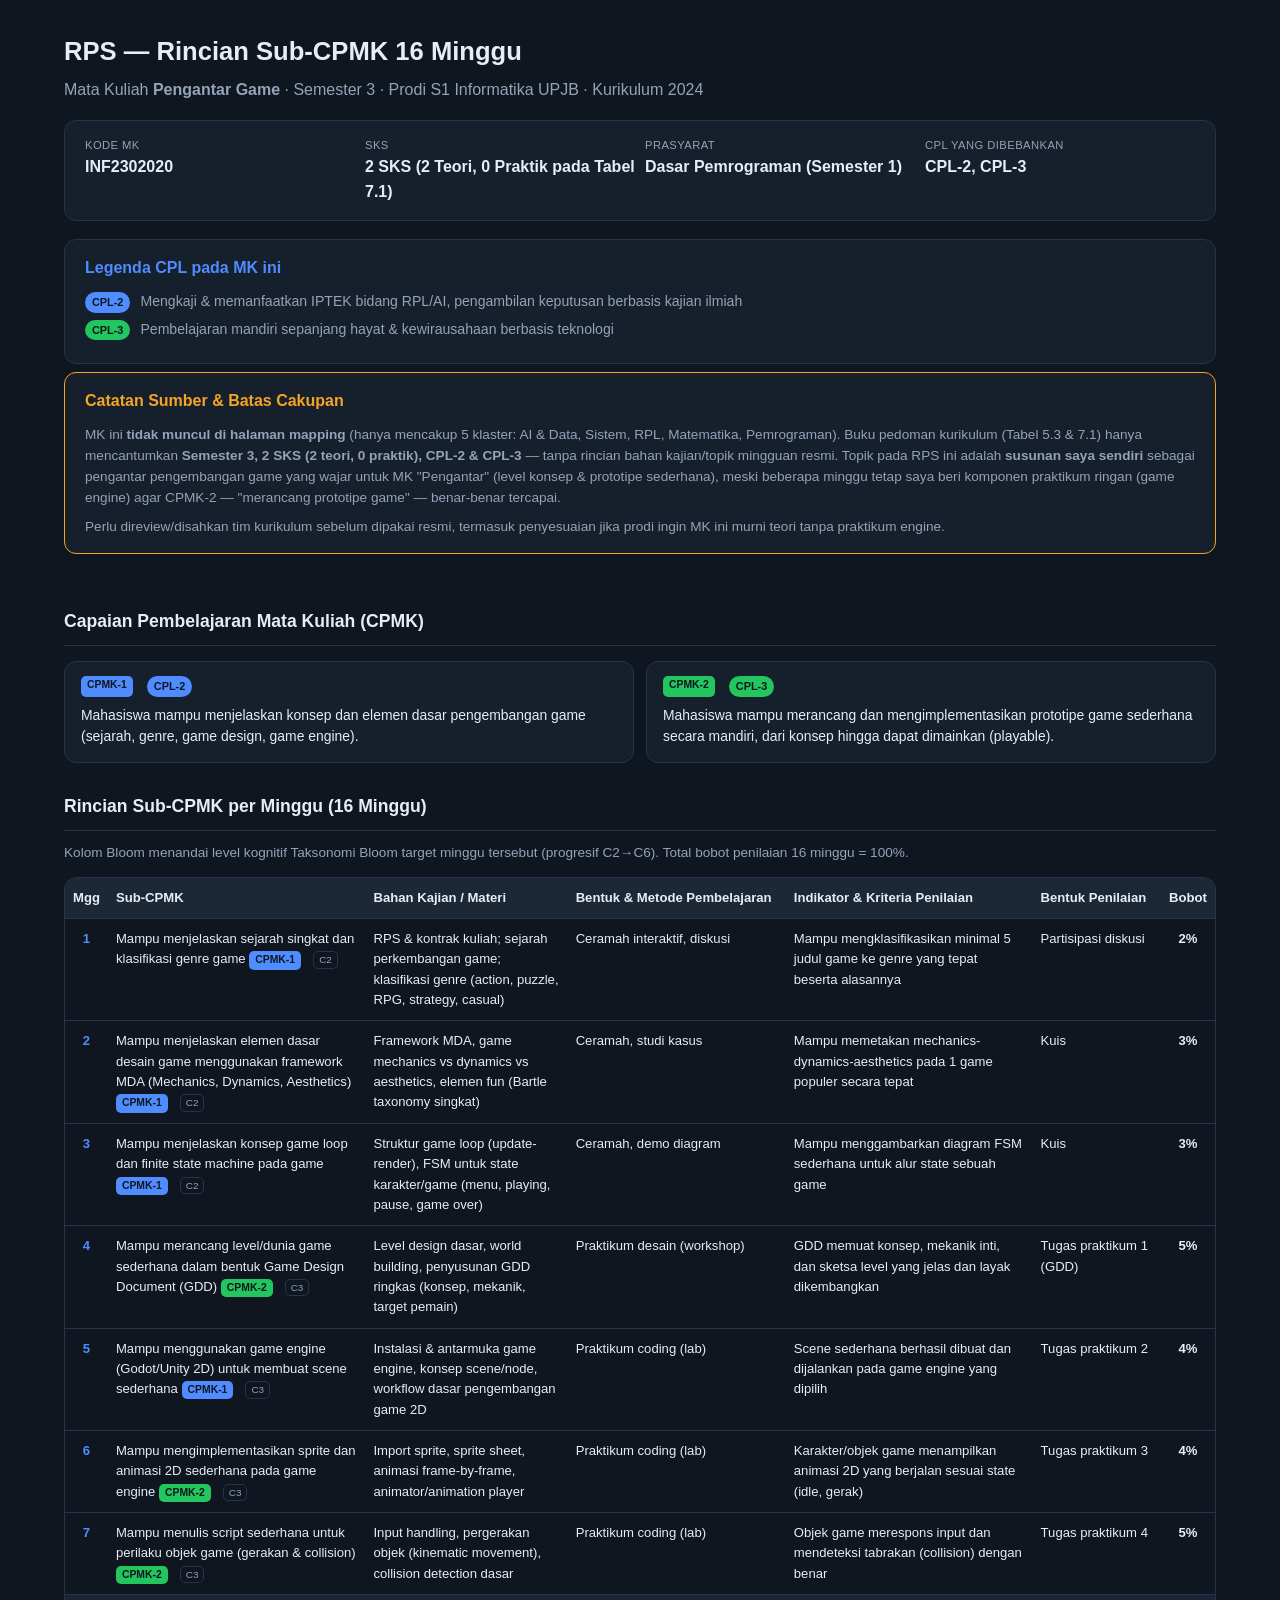
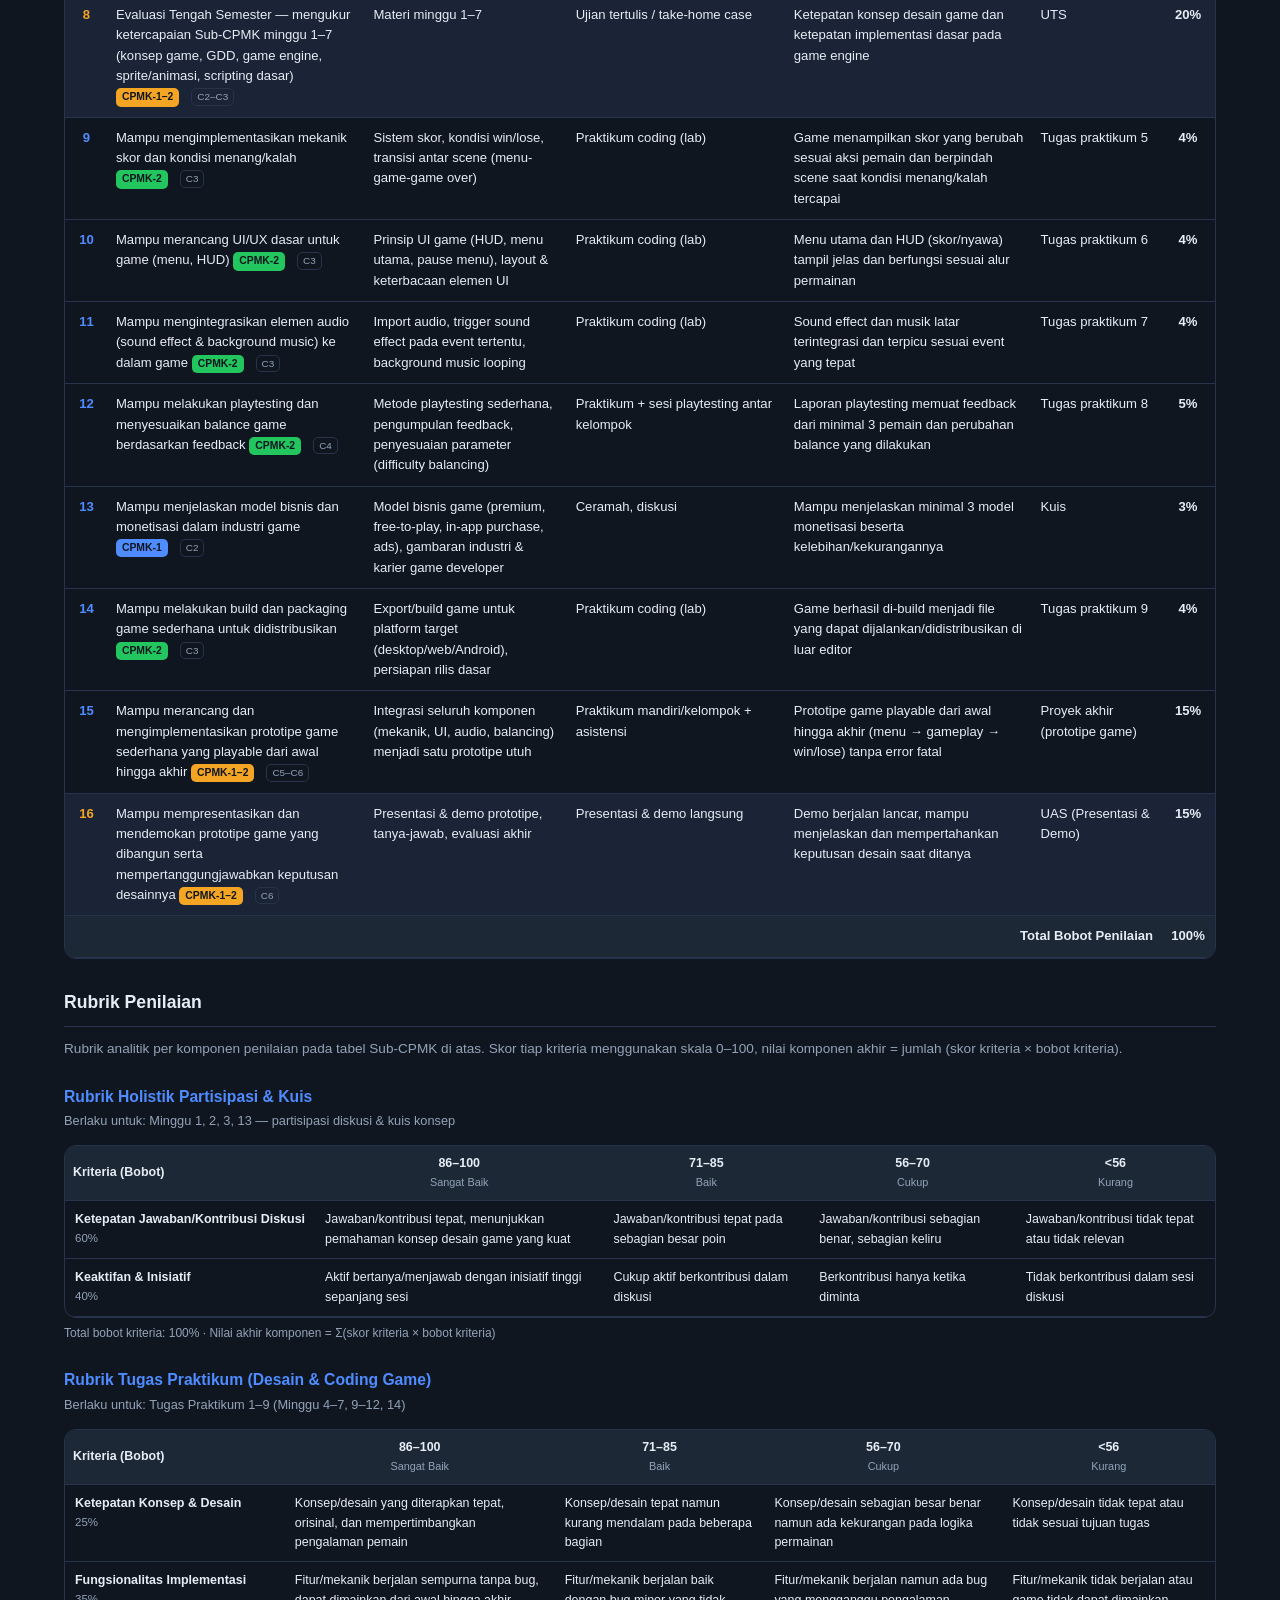
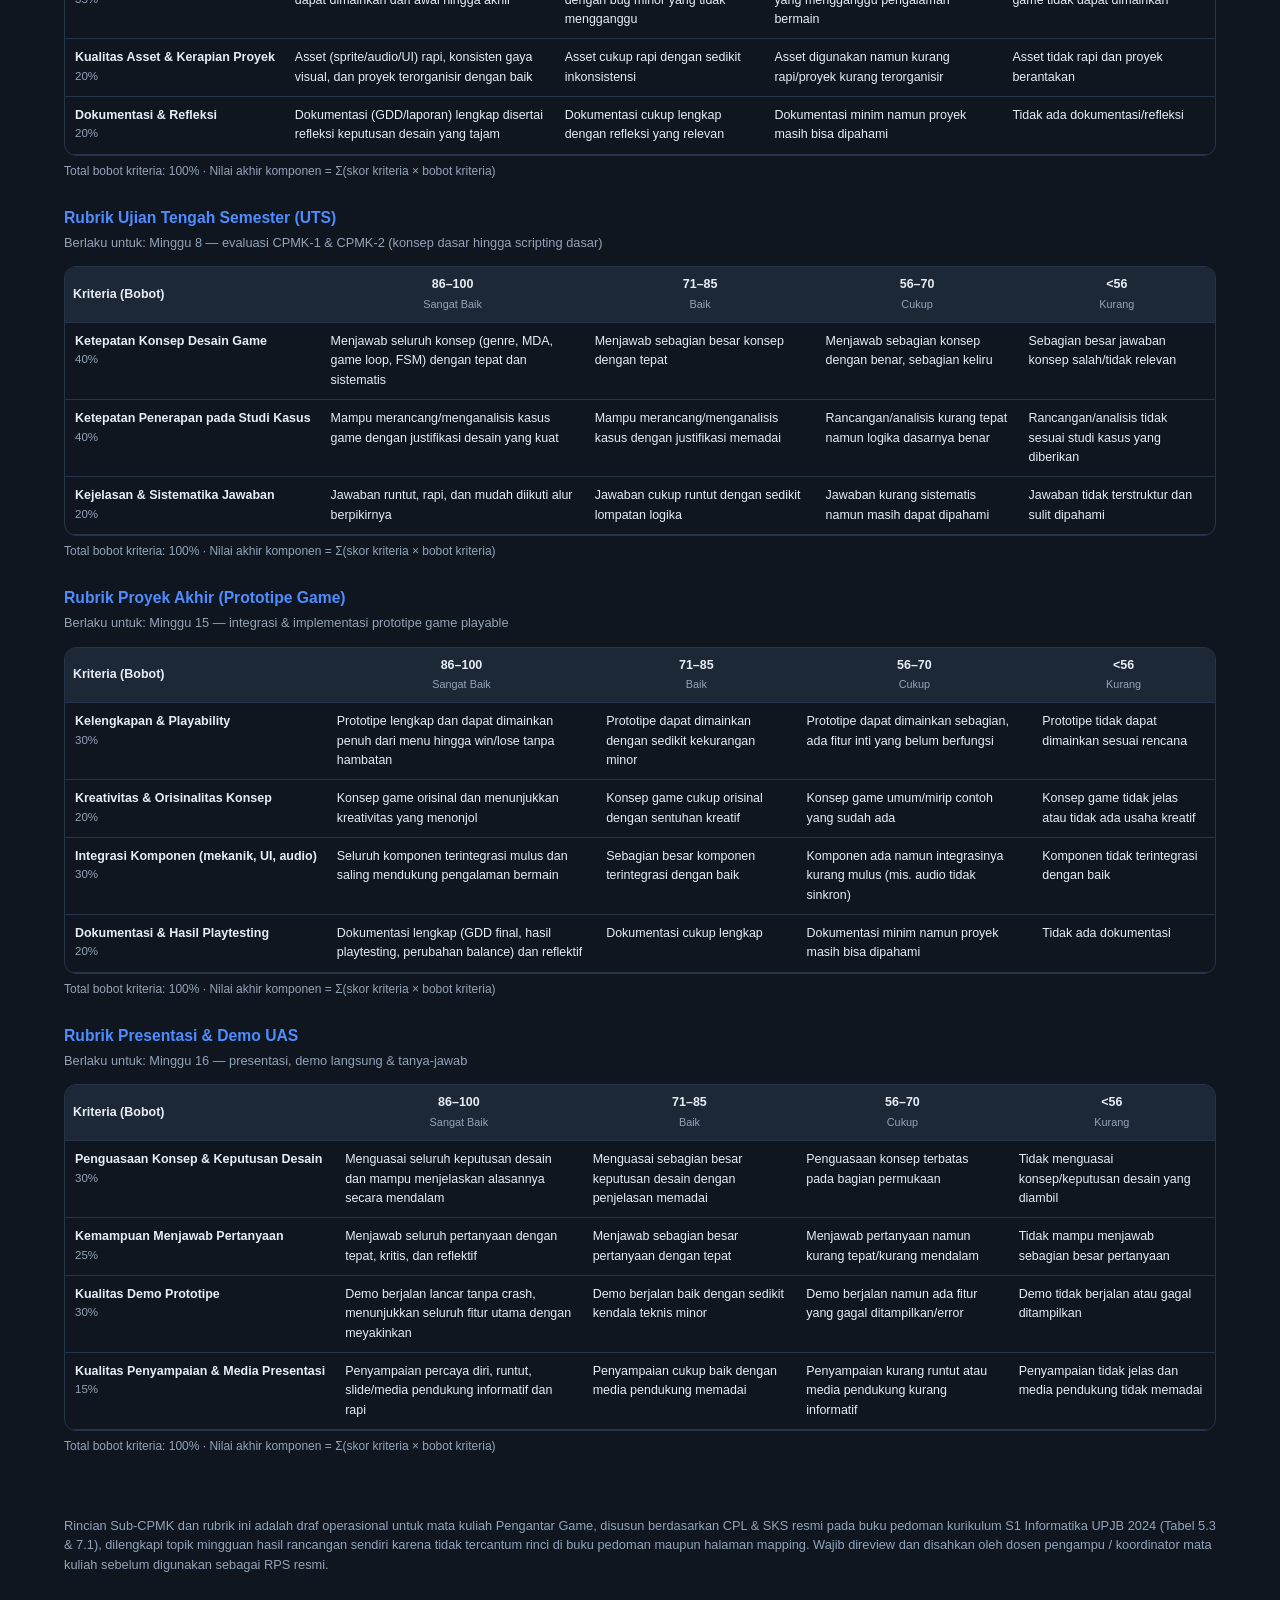
<file: upjb/rps_pengantar_game_semester3.html>
<!DOCTYPE html>
<html lang="id">
<head>
<meta charset="UTF-8">
<meta name="viewport" content="width=device-width, initial-scale=1.0">
<title>RPS Sub-CPMK 16 Minggu — Pengantar Game (Semester 3)</title>
<style>
  :root {
    --bg:#0f1620; --panel:#161f2c; --panel2:#1c2836; --text:#e7edf5; --muted:#93a3b8; --accent:#4f8cff; --border:#26334a;
    --c2:#4f8cff; --c3:#22c55e;
  }
  * { box-sizing:border-box; }
  body { margin:0; background:var(--bg); color:var(--text); font-family:'Segoe UI',Roboto,Arial,sans-serif; line-height:1.55; }
  header { max-width:1200px; margin:0 auto; padding:32px 24px 8px; }
  header h1 { margin:0 0 6px; font-size:1.6rem; }
  header p.sub { color:var(--muted); margin:0 0 4px; }
  .info-grid { display:grid; grid-template-columns:repeat(auto-fit,minmax(200px,1fr)); gap:10px; background:var(--panel); border:1px solid var(--border); border-radius:12px; padding:16px 20px; margin:18px 0; }
  .info-item .label { font-size:.7rem; color:var(--muted); text-transform:uppercase; letter-spacing:.04em; }
  .info-item .value { font-weight:600; }
  .legend { background:var(--panel); border:1px solid var(--border); border-radius:12px; padding:16px 20px; margin-bottom:8px; }
  .legend-title { font-weight:600; margin-bottom:10px; color:var(--accent); }
  .legend-item { display:flex; align-items:center; gap:10px; margin:6px 0; font-size:.88rem; color:var(--muted); }
  main { max-width:1200px; margin:0 auto; padding:8px 24px 60px; }
  section { margin-top:30px; }
  section h2 { font-size:1.1rem; border-bottom:1px solid var(--border); padding-bottom:10px; }
  .cpmk-grid { display:grid; grid-template-columns:repeat(auto-fit,minmax(260px,1fr)); gap:12px; margin-top:14px; }
  .cpmk-card { background:var(--panel); border:1px solid var(--border); border-radius:12px; padding:14px 16px; }
  .cpmk-head { display:flex; gap:8px; margin-bottom:8px; }
  .cpmk-card p { margin:0; font-size:.87rem; }
  .badge { font-size:.68rem; padding:2px 7px; border-radius:999px; font-weight:600; color:#0f1620; }
  .cpl2 { background:var(--c2); } .cpl3 { background:var(--c3); }
  .tag { display:inline-block; font-size:.65rem; font-weight:700; color:#0f1620; padding:1px 6px; border-radius:5px; margin-right:6px; background:var(--accent); }
  .tag.cmulti { background:#f5a524; }
  .tag.cpmk1 { background:var(--c2); } .tag.cpmk2 { background:var(--c3); }
  .table-wrap { overflow-x:auto; border:1px solid var(--border); border-radius:12px; margin-top:14px; }
  table.rps { border-collapse:collapse; width:100%; font-size:.82rem; min-width:1080px; }
  table.rps thead th { background:var(--panel2); padding:10px 8px; text-align:left; border-bottom:1px solid var(--border); white-space:nowrap; }
  table.rps td { padding:10px 8px; border-bottom:1px solid var(--border); vertical-align:top; }
  table.rps td.wk-no { text-align:center; font-weight:700; color:var(--accent); }
  table.rps td.wk-bobot { text-align:center; font-weight:700; white-space:nowrap; }
  .bloom { display:inline-block; margin-left:6px; font-size:.62rem; color:var(--muted); border:1px solid var(--border); border-radius:5px; padding:0 5px; }
  tr.examrow { background:#1a2436; }
  tr.examrow td.wk-no { color:#f5a524; }
  footer { max-width:1200px; margin:0 auto; padding:0 24px 40px; color:var(--muted); font-size:.8rem; }
  .total-row td { font-weight:700; background:var(--panel2); }

  .rubric-block { margin-top:26px; }
  .rubric-block h3 { font-size:.98rem; margin-bottom:2px; color:var(--accent); }
  .rubric-scope { color:var(--muted); font-size:.8rem; margin:0 0 8px; }
  table.rubric { border-collapse:collapse; width:100%; font-size:.78rem; min-width:900px; }
  table.rubric thead th { background:var(--panel2); padding:8px; text-align:center; border-bottom:1px solid var(--border); white-space:nowrap; }
  table.rubric thead th:first-child { text-align:left; }
  table.rubric .lvl-label { font-weight:400; color:var(--muted); font-size:.68rem; }
  table.rubric td { padding:9px 10px; border-bottom:1px solid var(--border); vertical-align:top; }
  table.rubric td.crit-name { font-weight:600; white-space:nowrap; }
  table.rubric .crit-bobot { display:block; font-weight:400; color:var(--muted); font-size:.72rem; }
  .rubric-note { color:var(--muted); font-size:.75rem; margin:6px 0 0; }
</style>
</head>
<body>
<header>
  <h1>RPS &mdash; Rincian Sub-CPMK 16 Minggu</h1>
  <p class="sub">Mata Kuliah <b>Pengantar Game</b> &middot; Semester 3 &middot; Prodi S1 Informatika UPJB &middot; Kurikulum 2024</p>
  <div class="info-grid">
    <div class="info-item"><div class="label">Kode MK</div><div class="value">INF2302020</div></div>
    <div class="info-item"><div class="label">SKS</div><div class="value">2 SKS (2 Teori, 0 Praktik pada Tabel 7.1)</div></div>
    <div class="info-item"><div class="label">Prasyarat</div><div class="value">Dasar Pemrograman (Semester 1)</div></div>
    <div class="info-item"><div class="label">CPL yang Dibebankan</div><div class="value">CPL-2, CPL-3</div></div>
  </div>
  <div class="legend">
    <div class="legend-title">Legenda CPL pada MK ini</div>
    <div class="legend-item"><span class="badge cpl2">CPL-2</span><span>Mengkaji &amp; memanfaatkan IPTEK bidang RPL/AI, pengambilan keputusan berbasis kajian ilmiah</span></div><div class="legend-item"><span class="badge cpl3">CPL-3</span><span>Pembelajaran mandiri sepanjang hayat &amp; kewirausahaan berbasis teknologi</span></div>
  </div>
  <div class="legend" style="border-color:#f5a524;">
    <div class="legend-title" style="color:#f5a524;">Catatan Sumber &amp; Batas Cakupan</div>
    <p style="color:var(--muted);font-size:.85rem;margin:0 0 8px;">
      MK ini <b>tidak muncul di halaman mapping</b> (hanya mencakup 5 klaster: AI &amp; Data, Sistem, RPL, Matematika, Pemrograman). Buku pedoman kurikulum (Tabel 5.3 &amp; 7.1) hanya mencantumkan <b>Semester 3, 2 SKS (2 teori, 0 praktik), CPL-2 &amp; CPL-3</b> &mdash; tanpa rincian bahan kajian/topik mingguan resmi. Topik pada RPS ini adalah <b>susunan saya sendiri</b> sebagai pengantar pengembangan game yang wajar untuk MK "Pengantar" (level konsep &amp; prototipe sederhana), meski beberapa minggu tetap saya beri komponen praktikum ringan (game engine) agar CPMK-2 &mdash; "merancang prototipe game" &mdash; benar-benar tercapai.
    </p>
    <p style="color:var(--muted);font-size:.85rem;margin:0;">Perlu direview/disahkan tim kurikulum sebelum dipakai resmi, termasuk penyesuaian jika prodi ingin MK ini murni teori tanpa praktikum engine.</p>
  </div>
</header>
<main>
  <section>
    <h2>Capaian Pembelajaran Mata Kuliah (CPMK)</h2>
    <div class="cpmk-grid">
  <div class="cpmk-card">
    <div class="cpmk-head"><span class="tag cpmk1">CPMK-1</span><span class="badge cpl2">CPL-2</span></div>
    <p>Mahasiswa mampu menjelaskan konsep dan elemen dasar pengembangan game (sejarah, genre, game design, game engine).</p>
  </div>
  <div class="cpmk-card">
    <div class="cpmk-head"><span class="tag cpmk2">CPMK-2</span><span class="badge cpl3">CPL-3</span></div>
    <p>Mahasiswa mampu merancang dan mengimplementasikan prototipe game sederhana secara mandiri, dari konsep hingga dapat dimainkan (playable).</p>
  </div></div>
  </section>

  <section>
    <h2>Rincian Sub-CPMK per Minggu (16 Minggu)</h2>
    <p style="color:var(--muted);font-size:.85rem;margin-top:-4px;">Kolom Bloom menandai level kognitif Taksonomi Bloom target minggu tersebut (progresif C2&rarr;C6). Total bobot penilaian 16 minggu = 100%.</p>
    <div class="table-wrap">
      <table class="rps">
        <thead>
          <tr>
            <th>Mgg</th><th>Sub-CPMK</th><th>Bahan Kajian / Materi</th><th>Bentuk &amp; Metode Pembelajaran</th>
            <th>Indikator &amp; Kriteria Penilaian</th><th>Bentuk Penilaian</th><th>Bobot</th>
          </tr>
        </thead>
        <tbody>
          
    <tr class="weekrow">
      <td class="wk-no">1</td>
      <td class="wk-sub">Mampu menjelaskan sejarah singkat dan klasifikasi genre game <span class="tag cpmk1">CPMK-1</span><span class="bloom">C2</span></td>
      <td class="wk-materi">RPS & kontrak kuliah; sejarah perkembangan game; klasifikasi genre (action, puzzle, RPG, strategy, casual)</td>
      <td class="wk-bentuk">Ceramah interaktif, diskusi</td>
      <td class="wk-indikator">Mampu mengklasifikasikan minimal 5 judul game ke genre yang tepat beserta alasannya</td>
      <td class="wk-penilaian">Partisipasi diskusi</td>
      <td class="wk-bobot">2%</td>
    </tr>
    <tr class="weekrow">
      <td class="wk-no">2</td>
      <td class="wk-sub">Mampu menjelaskan elemen dasar desain game menggunakan framework MDA (Mechanics, Dynamics, Aesthetics) <span class="tag cpmk1">CPMK-1</span><span class="bloom">C2</span></td>
      <td class="wk-materi">Framework MDA, game mechanics vs dynamics vs aesthetics, elemen fun (Bartle taxonomy singkat)</td>
      <td class="wk-bentuk">Ceramah, studi kasus</td>
      <td class="wk-indikator">Mampu memetakan mechanics-dynamics-aesthetics pada 1 game populer secara tepat</td>
      <td class="wk-penilaian">Kuis</td>
      <td class="wk-bobot">3%</td>
    </tr>
    <tr class="weekrow">
      <td class="wk-no">3</td>
      <td class="wk-sub">Mampu menjelaskan konsep game loop dan finite state machine pada game <span class="tag cpmk1">CPMK-1</span><span class="bloom">C2</span></td>
      <td class="wk-materi">Struktur game loop (update-render), FSM untuk state karakter/game (menu, playing, pause, game over)</td>
      <td class="wk-bentuk">Ceramah, demo diagram</td>
      <td class="wk-indikator">Mampu menggambarkan diagram FSM sederhana untuk alur state sebuah game</td>
      <td class="wk-penilaian">Kuis</td>
      <td class="wk-bobot">3%</td>
    </tr>
    <tr class="weekrow">
      <td class="wk-no">4</td>
      <td class="wk-sub">Mampu merancang level/dunia game sederhana dalam bentuk Game Design Document (GDD) <span class="tag cpmk2">CPMK-2</span><span class="bloom">C3</span></td>
      <td class="wk-materi">Level design dasar, world building, penyusunan GDD ringkas (konsep, mekanik, target pemain)</td>
      <td class="wk-bentuk">Praktikum desain (workshop)</td>
      <td class="wk-indikator">GDD memuat konsep, mekanik inti, dan sketsa level yang jelas dan layak dikembangkan</td>
      <td class="wk-penilaian">Tugas praktikum 1 (GDD)</td>
      <td class="wk-bobot">5%</td>
    </tr>
    <tr class="weekrow">
      <td class="wk-no">5</td>
      <td class="wk-sub">Mampu menggunakan game engine (Godot/Unity 2D) untuk membuat scene sederhana <span class="tag cpmk1">CPMK-1</span><span class="bloom">C3</span></td>
      <td class="wk-materi">Instalasi & antarmuka game engine, konsep scene/node, workflow dasar pengembangan game 2D</td>
      <td class="wk-bentuk">Praktikum coding (lab)</td>
      <td class="wk-indikator">Scene sederhana berhasil dibuat dan dijalankan pada game engine yang dipilih</td>
      <td class="wk-penilaian">Tugas praktikum 2</td>
      <td class="wk-bobot">4%</td>
    </tr>
    <tr class="weekrow">
      <td class="wk-no">6</td>
      <td class="wk-sub">Mampu mengimplementasikan sprite dan animasi 2D sederhana pada game engine <span class="tag cpmk2">CPMK-2</span><span class="bloom">C3</span></td>
      <td class="wk-materi">Import sprite, sprite sheet, animasi frame-by-frame, animator/animation player</td>
      <td class="wk-bentuk">Praktikum coding (lab)</td>
      <td class="wk-indikator">Karakter/objek game menampilkan animasi 2D yang berjalan sesuai state (idle, gerak)</td>
      <td class="wk-penilaian">Tugas praktikum 3</td>
      <td class="wk-bobot">4%</td>
    </tr>
    <tr class="weekrow">
      <td class="wk-no">7</td>
      <td class="wk-sub">Mampu menulis script sederhana untuk perilaku objek game (gerakan & collision) <span class="tag cpmk2">CPMK-2</span><span class="bloom">C3</span></td>
      <td class="wk-materi">Input handling, pergerakan objek (kinematic movement), collision detection dasar</td>
      <td class="wk-bentuk">Praktikum coding (lab)</td>
      <td class="wk-indikator">Objek game merespons input dan mendeteksi tabrakan (collision) dengan benar</td>
      <td class="wk-penilaian">Tugas praktikum 4</td>
      <td class="wk-bobot">5%</td>
    </tr>
    <tr class="weekrow examrow">
      <td class="wk-no">8</td>
      <td class="wk-sub">Evaluasi Tengah Semester — mengukur ketercapaian Sub-CPMK minggu 1&ndash;7 (konsep game, GDD, game engine, sprite/animasi, scripting dasar) <span class="tag cmulti">CPMK-1&ndash;2</span><span class="bloom">C2&ndash;C3</span></td>
      <td class="wk-materi">Materi minggu 1&ndash;7</td>
      <td class="wk-bentuk">Ujian tertulis / take-home case</td>
      <td class="wk-indikator">Ketepatan konsep desain game dan ketepatan implementasi dasar pada game engine</td>
      <td class="wk-penilaian">UTS</td>
      <td class="wk-bobot">20%</td>
    </tr>
    <tr class="weekrow">
      <td class="wk-no">9</td>
      <td class="wk-sub">Mampu mengimplementasikan mekanik skor dan kondisi menang/kalah <span class="tag cpmk2">CPMK-2</span><span class="bloom">C3</span></td>
      <td class="wk-materi">Sistem skor, kondisi win/lose, transisi antar scene (menu-game-game over)</td>
      <td class="wk-bentuk">Praktikum coding (lab)</td>
      <td class="wk-indikator">Game menampilkan skor yang berubah sesuai aksi pemain dan berpindah scene saat kondisi menang/kalah tercapai</td>
      <td class="wk-penilaian">Tugas praktikum 5</td>
      <td class="wk-bobot">4%</td>
    </tr>
    <tr class="weekrow">
      <td class="wk-no">10</td>
      <td class="wk-sub">Mampu merancang UI/UX dasar untuk game (menu, HUD) <span class="tag cpmk2">CPMK-2</span><span class="bloom">C3</span></td>
      <td class="wk-materi">Prinsip UI game (HUD, menu utama, pause menu), layout & keterbacaan elemen UI</td>
      <td class="wk-bentuk">Praktikum coding (lab)</td>
      <td class="wk-indikator">Menu utama dan HUD (skor/nyawa) tampil jelas dan berfungsi sesuai alur permainan</td>
      <td class="wk-penilaian">Tugas praktikum 6</td>
      <td class="wk-bobot">4%</td>
    </tr>
    <tr class="weekrow">
      <td class="wk-no">11</td>
      <td class="wk-sub">Mampu mengintegrasikan elemen audio (sound effect & background music) ke dalam game <span class="tag cpmk2">CPMK-2</span><span class="bloom">C3</span></td>
      <td class="wk-materi">Import audio, trigger sound effect pada event tertentu, background music looping</td>
      <td class="wk-bentuk">Praktikum coding (lab)</td>
      <td class="wk-indikator">Sound effect dan musik latar terintegrasi dan terpicu sesuai event yang tepat</td>
      <td class="wk-penilaian">Tugas praktikum 7</td>
      <td class="wk-bobot">4%</td>
    </tr>
    <tr class="weekrow">
      <td class="wk-no">12</td>
      <td class="wk-sub">Mampu melakukan playtesting dan menyesuaikan balance game berdasarkan feedback <span class="tag cpmk2">CPMK-2</span><span class="bloom">C4</span></td>
      <td class="wk-materi">Metode playtesting sederhana, pengumpulan feedback, penyesuaian parameter (difficulty balancing)</td>
      <td class="wk-bentuk">Praktikum + sesi playtesting antar kelompok</td>
      <td class="wk-indikator">Laporan playtesting memuat feedback dari minimal 3 pemain dan perubahan balance yang dilakukan</td>
      <td class="wk-penilaian">Tugas praktikum 8</td>
      <td class="wk-bobot">5%</td>
    </tr>
    <tr class="weekrow">
      <td class="wk-no">13</td>
      <td class="wk-sub">Mampu menjelaskan model bisnis dan monetisasi dalam industri game <span class="tag cpmk1">CPMK-1</span><span class="bloom">C2</span></td>
      <td class="wk-materi">Model bisnis game (premium, free-to-play, in-app purchase, ads), gambaran industri & karier game developer</td>
      <td class="wk-bentuk">Ceramah, diskusi</td>
      <td class="wk-indikator">Mampu menjelaskan minimal 3 model monetisasi beserta kelebihan/kekurangannya</td>
      <td class="wk-penilaian">Kuis</td>
      <td class="wk-bobot">3%</td>
    </tr>
    <tr class="weekrow">
      <td class="wk-no">14</td>
      <td class="wk-sub">Mampu melakukan build dan packaging game sederhana untuk didistribusikan <span class="tag cpmk2">CPMK-2</span><span class="bloom">C3</span></td>
      <td class="wk-materi">Export/build game untuk platform target (desktop/web/Android), persiapan rilis dasar</td>
      <td class="wk-bentuk">Praktikum coding (lab)</td>
      <td class="wk-indikator">Game berhasil di-build menjadi file yang dapat dijalankan/didistribusikan di luar editor</td>
      <td class="wk-penilaian">Tugas praktikum 9</td>
      <td class="wk-bobot">4%</td>
    </tr>
    <tr class="weekrow">
      <td class="wk-no">15</td>
      <td class="wk-sub">Mampu merancang dan mengimplementasikan prototipe game sederhana yang playable dari awal hingga akhir <span class="tag cmulti">CPMK-1&ndash;2</span><span class="bloom">C5&ndash;C6</span></td>
      <td class="wk-materi">Integrasi seluruh komponen (mekanik, UI, audio, balancing) menjadi satu prototipe utuh</td>
      <td class="wk-bentuk">Praktikum mandiri/kelompok + asistensi</td>
      <td class="wk-indikator">Prototipe game playable dari awal hingga akhir (menu &rarr; gameplay &rarr; win/lose) tanpa error fatal</td>
      <td class="wk-penilaian">Proyek akhir (prototipe game)</td>
      <td class="wk-bobot">15%</td>
    </tr>
    <tr class="weekrow examrow">
      <td class="wk-no">16</td>
      <td class="wk-sub">Mampu mempresentasikan dan mendemokan prototipe game yang dibangun serta mempertanggungjawabkan keputusan desainnya <span class="tag cmulti">CPMK-1&ndash;2</span><span class="bloom">C6</span></td>
      <td class="wk-materi">Presentasi & demo prototipe, tanya-jawab, evaluasi akhir</td>
      <td class="wk-bentuk">Presentasi & demo langsung</td>
      <td class="wk-indikator">Demo berjalan lancar, mampu menjelaskan dan mempertahankan keputusan desain saat ditanya</td>
      <td class="wk-penilaian">UAS (Presentasi & Demo)</td>
      <td class="wk-bobot">15%</td>
    </tr>
          <tr class="total-row"><td colspan="6" style="text-align:right;">Total Bobot Penilaian</td><td style="text-align:center;">100%</td></tr>
        </tbody>
      </table>
    </div>
  </section>

  <section>
    <h2>Rubrik Penilaian</h2>
    <p style="color:var(--muted);font-size:.85rem;margin-top:-4px;">Rubrik analitik per komponen penilaian pada tabel Sub-CPMK di atas. Skor tiap kriteria menggunakan skala 0&ndash;100, nilai komponen akhir = jumlah (skor kriteria &times; bobot kriteria).</p>
    
    <div class="rubric-block">
      <h3>Rubrik Holistik Partisipasi &amp; Kuis</h3>
      <p class="rubric-scope">Berlaku untuk: Minggu 1, 2, 3, 13 — partisipasi diskusi &amp; kuis konsep</p>
      <div class="table-wrap">
        <table class="rubric">
          <thead><tr><th>Kriteria (Bobot)</th><th>86–100<br><span class="lvl-label">Sangat Baik</span></th><th>71–85<br><span class="lvl-label">Baik</span></th><th>56–70<br><span class="lvl-label">Cukup</span></th><th><56<br><span class="lvl-label">Kurang</span></th></tr></thead>
          <tbody><tr><td class="crit-name">Ketepatan Jawaban/Kontribusi Diskusi<span class="crit-bobot">60%</span></td><td>Jawaban/kontribusi tepat, menunjukkan pemahaman konsep desain game yang kuat</td><td>Jawaban/kontribusi tepat pada sebagian besar poin</td><td>Jawaban/kontribusi sebagian benar, sebagian keliru</td><td>Jawaban/kontribusi tidak tepat atau tidak relevan</td></tr><tr><td class="crit-name">Keaktifan &amp; Inisiatif<span class="crit-bobot">40%</span></td><td>Aktif bertanya/menjawab dengan inisiatif tinggi sepanjang sesi</td><td>Cukup aktif berkontribusi dalam diskusi</td><td>Berkontribusi hanya ketika diminta</td><td>Tidak berkontribusi dalam sesi diskusi</td></tr></tbody>
        </table>
      </div>
      <p class="rubric-note">Total bobot kriteria: 100% &middot; Nilai akhir komponen = &Sigma;(skor kriteria &times; bobot kriteria)</p>
    </div>
    <div class="rubric-block">
      <h3>Rubrik Tugas Praktikum (Desain &amp; Coding Game)</h3>
      <p class="rubric-scope">Berlaku untuk: Tugas Praktikum 1–9 (Minggu 4–7, 9–12, 14)</p>
      <div class="table-wrap">
        <table class="rubric">
          <thead><tr><th>Kriteria (Bobot)</th><th>86–100<br><span class="lvl-label">Sangat Baik</span></th><th>71–85<br><span class="lvl-label">Baik</span></th><th>56–70<br><span class="lvl-label">Cukup</span></th><th><56<br><span class="lvl-label">Kurang</span></th></tr></thead>
          <tbody><tr><td class="crit-name">Ketepatan Konsep &amp; Desain<span class="crit-bobot">25%</span></td><td>Konsep/desain yang diterapkan tepat, orisinal, dan mempertimbangkan pengalaman pemain</td><td>Konsep/desain tepat namun kurang mendalam pada beberapa bagian</td><td>Konsep/desain sebagian besar benar namun ada kekurangan pada logika permainan</td><td>Konsep/desain tidak tepat atau tidak sesuai tujuan tugas</td></tr><tr><td class="crit-name">Fungsionalitas Implementasi<span class="crit-bobot">35%</span></td><td>Fitur/mekanik berjalan sempurna tanpa bug, dapat dimainkan dari awal hingga akhir</td><td>Fitur/mekanik berjalan baik dengan bug minor yang tidak mengganggu</td><td>Fitur/mekanik berjalan namun ada bug yang mengganggu pengalaman bermain</td><td>Fitur/mekanik tidak berjalan atau game tidak dapat dimainkan</td></tr><tr><td class="crit-name">Kualitas Asset &amp; Kerapian Proyek<span class="crit-bobot">20%</span></td><td>Asset (sprite/audio/UI) rapi, konsisten gaya visual, dan proyek terorganisir dengan baik</td><td>Asset cukup rapi dengan sedikit inkonsistensi</td><td>Asset digunakan namun kurang rapi/proyek kurang terorganisir</td><td>Asset tidak rapi dan proyek berantakan</td></tr><tr><td class="crit-name">Dokumentasi &amp; Refleksi<span class="crit-bobot">20%</span></td><td>Dokumentasi (GDD/laporan) lengkap disertai refleksi keputusan desain yang tajam</td><td>Dokumentasi cukup lengkap dengan refleksi yang relevan</td><td>Dokumentasi minim namun proyek masih bisa dipahami</td><td>Tidak ada dokumentasi/refleksi</td></tr></tbody>
        </table>
      </div>
      <p class="rubric-note">Total bobot kriteria: 100% &middot; Nilai akhir komponen = &Sigma;(skor kriteria &times; bobot kriteria)</p>
    </div>
    <div class="rubric-block">
      <h3>Rubrik Ujian Tengah Semester (UTS)</h3>
      <p class="rubric-scope">Berlaku untuk: Minggu 8 — evaluasi CPMK-1 &amp; CPMK-2 (konsep dasar hingga scripting dasar)</p>
      <div class="table-wrap">
        <table class="rubric">
          <thead><tr><th>Kriteria (Bobot)</th><th>86–100<br><span class="lvl-label">Sangat Baik</span></th><th>71–85<br><span class="lvl-label">Baik</span></th><th>56–70<br><span class="lvl-label">Cukup</span></th><th><56<br><span class="lvl-label">Kurang</span></th></tr></thead>
          <tbody><tr><td class="crit-name">Ketepatan Konsep Desain Game<span class="crit-bobot">40%</span></td><td>Menjawab seluruh konsep (genre, MDA, game loop, FSM) dengan tepat dan sistematis</td><td>Menjawab sebagian besar konsep dengan tepat</td><td>Menjawab sebagian konsep dengan benar, sebagian keliru</td><td>Sebagian besar jawaban konsep salah/tidak relevan</td></tr><tr><td class="crit-name">Ketepatan Penerapan pada Studi Kasus<span class="crit-bobot">40%</span></td><td>Mampu merancang/menganalisis kasus game dengan justifikasi desain yang kuat</td><td>Mampu merancang/menganalisis kasus dengan justifikasi memadai</td><td>Rancangan/analisis kurang tepat namun logika dasarnya benar</td><td>Rancangan/analisis tidak sesuai studi kasus yang diberikan</td></tr><tr><td class="crit-name">Kejelasan &amp; Sistematika Jawaban<span class="crit-bobot">20%</span></td><td>Jawaban runtut, rapi, dan mudah diikuti alur berpikirnya</td><td>Jawaban cukup runtut dengan sedikit lompatan logika</td><td>Jawaban kurang sistematis namun masih dapat dipahami</td><td>Jawaban tidak terstruktur dan sulit dipahami</td></tr></tbody>
        </table>
      </div>
      <p class="rubric-note">Total bobot kriteria: 100% &middot; Nilai akhir komponen = &Sigma;(skor kriteria &times; bobot kriteria)</p>
    </div>
    <div class="rubric-block">
      <h3>Rubrik Proyek Akhir (Prototipe Game)</h3>
      <p class="rubric-scope">Berlaku untuk: Minggu 15 — integrasi &amp; implementasi prototipe game playable</p>
      <div class="table-wrap">
        <table class="rubric">
          <thead><tr><th>Kriteria (Bobot)</th><th>86–100<br><span class="lvl-label">Sangat Baik</span></th><th>71–85<br><span class="lvl-label">Baik</span></th><th>56–70<br><span class="lvl-label">Cukup</span></th><th><56<br><span class="lvl-label">Kurang</span></th></tr></thead>
          <tbody><tr><td class="crit-name">Kelengkapan &amp; Playability<span class="crit-bobot">30%</span></td><td>Prototipe lengkap dan dapat dimainkan penuh dari menu hingga win/lose tanpa hambatan</td><td>Prototipe dapat dimainkan dengan sedikit kekurangan minor</td><td>Prototipe dapat dimainkan sebagian, ada fitur inti yang belum berfungsi</td><td>Prototipe tidak dapat dimainkan sesuai rencana</td></tr><tr><td class="crit-name">Kreativitas &amp; Orisinalitas Konsep<span class="crit-bobot">20%</span></td><td>Konsep game orisinal dan menunjukkan kreativitas yang menonjol</td><td>Konsep game cukup orisinal dengan sentuhan kreatif</td><td>Konsep game umum/mirip contoh yang sudah ada</td><td>Konsep game tidak jelas atau tidak ada usaha kreatif</td></tr><tr><td class="crit-name">Integrasi Komponen (mekanik, UI, audio)<span class="crit-bobot">30%</span></td><td>Seluruh komponen terintegrasi mulus dan saling mendukung pengalaman bermain</td><td>Sebagian besar komponen terintegrasi dengan baik</td><td>Komponen ada namun integrasinya kurang mulus (mis. audio tidak sinkron)</td><td>Komponen tidak terintegrasi dengan baik</td></tr><tr><td class="crit-name">Dokumentasi &amp; Hasil Playtesting<span class="crit-bobot">20%</span></td><td>Dokumentasi lengkap (GDD final, hasil playtesting, perubahan balance) dan reflektif</td><td>Dokumentasi cukup lengkap</td><td>Dokumentasi minim namun proyek masih bisa dipahami</td><td>Tidak ada dokumentasi</td></tr></tbody>
        </table>
      </div>
      <p class="rubric-note">Total bobot kriteria: 100% &middot; Nilai akhir komponen = &Sigma;(skor kriteria &times; bobot kriteria)</p>
    </div>
    <div class="rubric-block">
      <h3>Rubrik Presentasi &amp; Demo UAS</h3>
      <p class="rubric-scope">Berlaku untuk: Minggu 16 — presentasi, demo langsung &amp; tanya-jawab</p>
      <div class="table-wrap">
        <table class="rubric">
          <thead><tr><th>Kriteria (Bobot)</th><th>86–100<br><span class="lvl-label">Sangat Baik</span></th><th>71–85<br><span class="lvl-label">Baik</span></th><th>56–70<br><span class="lvl-label">Cukup</span></th><th><56<br><span class="lvl-label">Kurang</span></th></tr></thead>
          <tbody><tr><td class="crit-name">Penguasaan Konsep &amp; Keputusan Desain<span class="crit-bobot">30%</span></td><td>Menguasai seluruh keputusan desain dan mampu menjelaskan alasannya secara mendalam</td><td>Menguasai sebagian besar keputusan desain dengan penjelasan memadai</td><td>Penguasaan konsep terbatas pada bagian permukaan</td><td>Tidak menguasai konsep/keputusan desain yang diambil</td></tr><tr><td class="crit-name">Kemampuan Menjawab Pertanyaan<span class="crit-bobot">25%</span></td><td>Menjawab seluruh pertanyaan dengan tepat, kritis, dan reflektif</td><td>Menjawab sebagian besar pertanyaan dengan tepat</td><td>Menjawab pertanyaan namun kurang tepat/kurang mendalam</td><td>Tidak mampu menjawab sebagian besar pertanyaan</td></tr><tr><td class="crit-name">Kualitas Demo Prototipe<span class="crit-bobot">30%</span></td><td>Demo berjalan lancar tanpa crash, menunjukkan seluruh fitur utama dengan meyakinkan</td><td>Demo berjalan baik dengan sedikit kendala teknis minor</td><td>Demo berjalan namun ada fitur yang gagal ditampilkan/error</td><td>Demo tidak berjalan atau gagal ditampilkan</td></tr><tr><td class="crit-name">Kualitas Penyampaian &amp; Media Presentasi<span class="crit-bobot">15%</span></td><td>Penyampaian percaya diri, runtut, slide/media pendukung informatif dan rapi</td><td>Penyampaian cukup baik dengan media pendukung memadai</td><td>Penyampaian kurang runtut atau media pendukung kurang informatif</td><td>Penyampaian tidak jelas dan media pendukung tidak memadai</td></tr></tbody>
        </table>
      </div>
      <p class="rubric-note">Total bobot kriteria: 100% &middot; Nilai akhir komponen = &Sigma;(skor kriteria &times; bobot kriteria)</p>
    </div>
  </section>
</main>
<footer>
  Rincian Sub-CPMK dan rubrik ini adalah draf operasional untuk mata kuliah Pengantar Game, disusun berdasarkan CPL &amp; SKS resmi pada buku pedoman kurikulum S1 Informatika UPJB 2024 (Tabel 5.3 &amp; 7.1), dilengkapi topik mingguan hasil rancangan sendiri karena tidak tercantum rinci di buku pedoman maupun halaman mapping. Wajib direview dan disahkan oleh dosen pengampu / koordinator mata kuliah sebelum digunakan sebagai RPS resmi.
</footer>
</body>
</html>
</file>
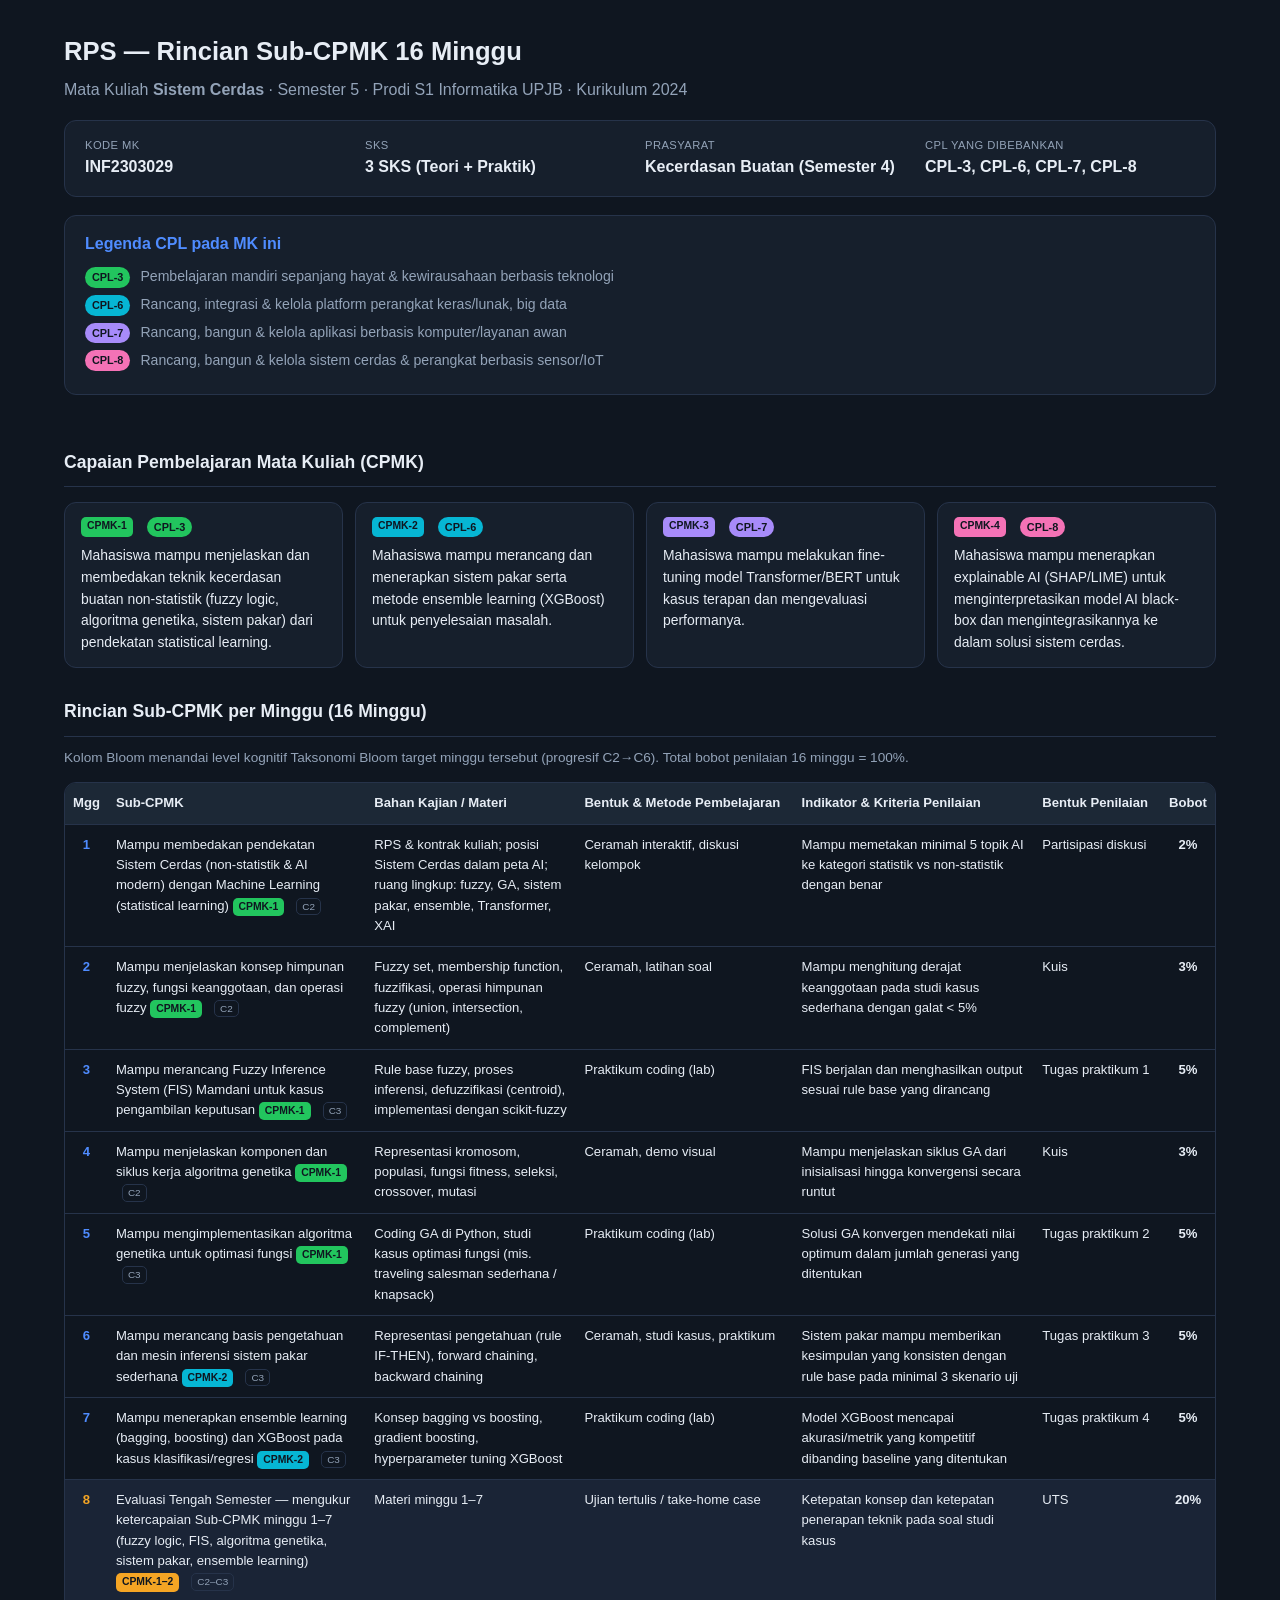
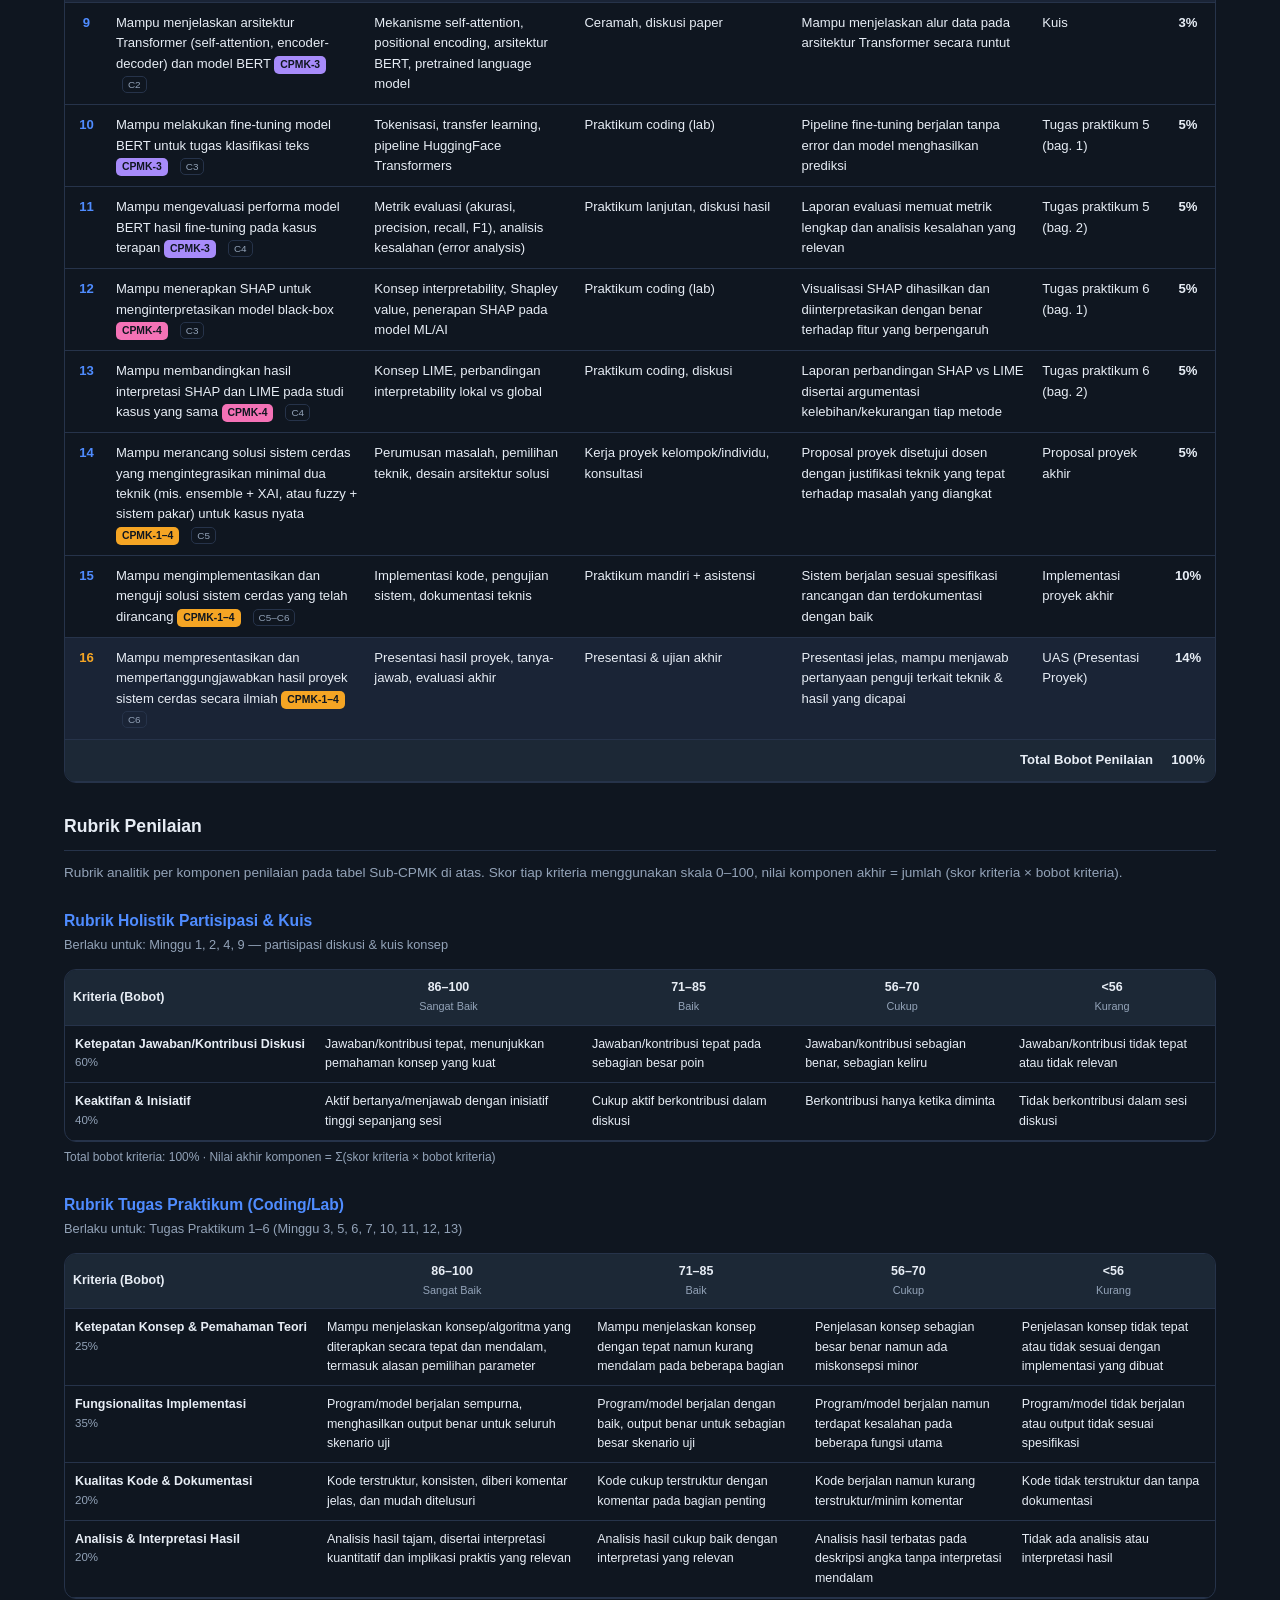
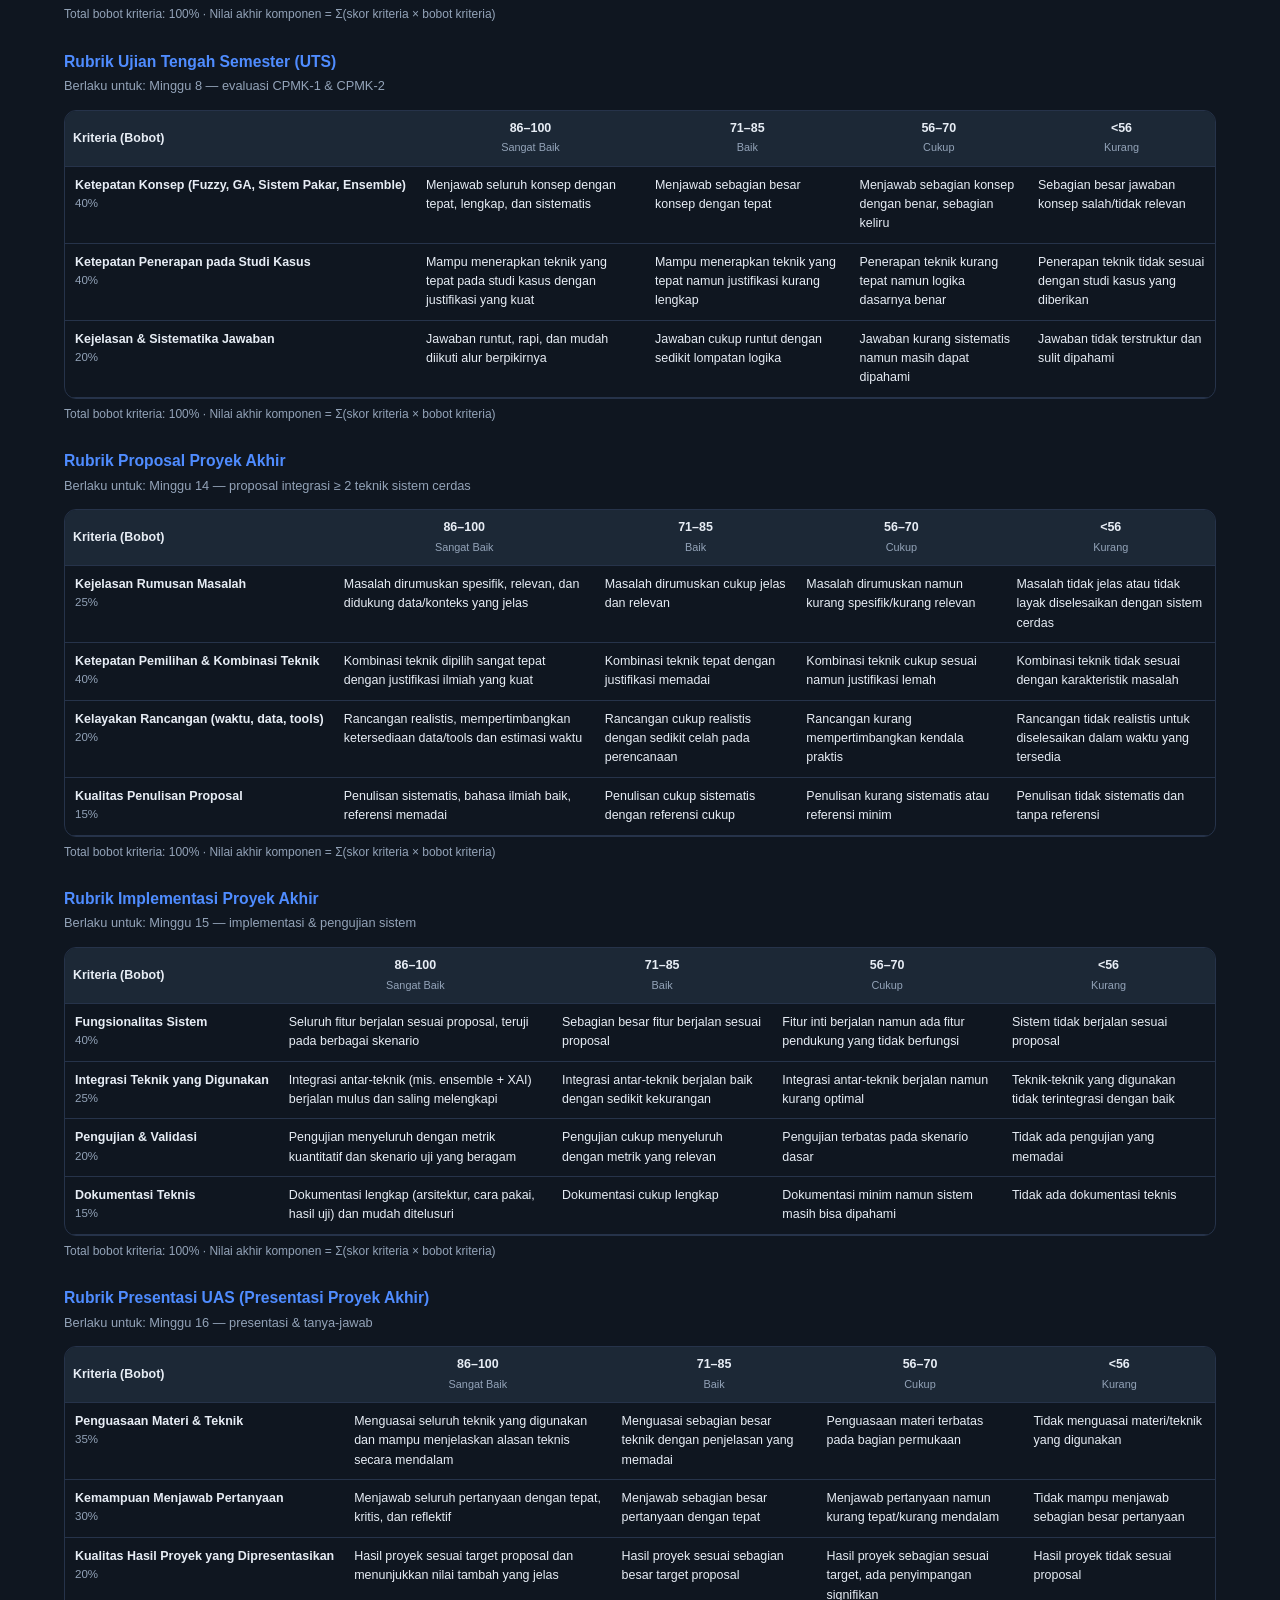
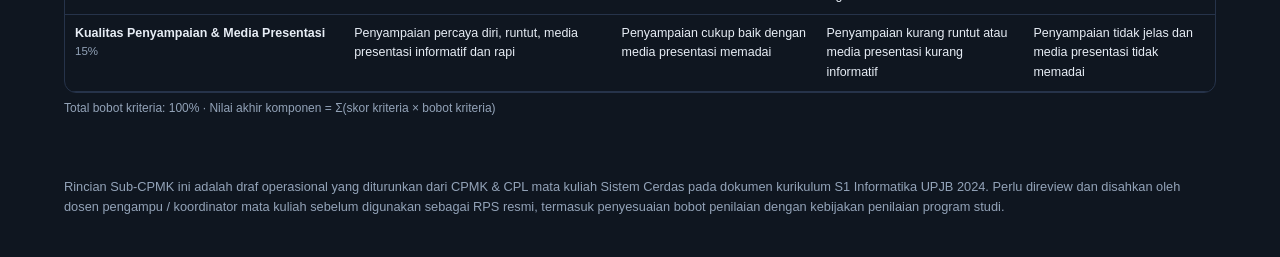
<file: upjb/rps_sistem_cerdas_semester5.html>
<!DOCTYPE html>
<html lang="id">
<head>
<meta charset="UTF-8">
<meta name="viewport" content="width=device-width, initial-scale=1.0">
<title>RPS Sub-CPMK 16 Minggu — Sistem Cerdas (Semester 5)</title>
<style>
  :root {
    --bg:#0f1620; --panel:#161f2c; --panel2:#1c2836; --text:#e7edf5; --muted:#93a3b8; --accent:#4f8cff; --border:#26334a;
    --c3:#22c55e; --c6:#06b6d4; --c7:#a78bfa; --c8:#f472b6;
  }
  * { box-sizing:border-box; }
  body { margin:0; background:var(--bg); color:var(--text); font-family:'Segoe UI',Roboto,Arial,sans-serif; line-height:1.55; }
  header { max-width:1200px; margin:0 auto; padding:32px 24px 8px; }
  header h1 { margin:0 0 6px; font-size:1.6rem; }
  header p.sub { color:var(--muted); margin:0 0 4px; }
  .info-grid { display:grid; grid-template-columns:repeat(auto-fit,minmax(200px,1fr)); gap:10px; background:var(--panel); border:1px solid var(--border); border-radius:12px; padding:16px 20px; margin:18px 0; }
  .info-item .label { font-size:.7rem; color:var(--muted); text-transform:uppercase; letter-spacing:.04em; }
  .info-item .value { font-weight:600; }
  .legend { background:var(--panel); border:1px solid var(--border); border-radius:12px; padding:16px 20px; margin-bottom:8px; }
  .legend-title { font-weight:600; margin-bottom:10px; color:var(--accent); }
  .legend-item { display:flex; align-items:center; gap:10px; margin:6px 0; font-size:.88rem; color:var(--muted); }
  main { max-width:1200px; margin:0 auto; padding:8px 24px 60px; }
  section { margin-top:30px; }
  section h2 { font-size:1.1rem; border-bottom:1px solid var(--border); padding-bottom:10px; }
  .cpmk-grid { display:grid; grid-template-columns:repeat(auto-fit,minmax(260px,1fr)); gap:12px; margin-top:14px; }
  .cpmk-card { background:var(--panel); border:1px solid var(--border); border-radius:12px; padding:14px 16px; }
  .cpmk-head { display:flex; gap:8px; margin-bottom:8px; }
  .cpmk-card p { margin:0; font-size:.87rem; }
  .badge { font-size:.68rem; padding:2px 7px; border-radius:999px; font-weight:600; color:#0f1620; }
  .cpl3 { background:var(--c3); } .cpl6 { background:var(--c6); } .cpl7 { background:var(--c7); } .cpl8 { background:var(--c8); }
  .tag { display:inline-block; font-size:.65rem; font-weight:700; color:#0f1620; padding:1px 6px; border-radius:5px; margin-right:6px; background:var(--accent); }
  .tag.cmulti { background:#f5a524; }
  .tag.cpmk1 { background:var(--c3); } .tag.cpmk2 { background:var(--c6); } .tag.cpmk3 { background:var(--c7); } .tag.cpmk4 { background:var(--c8); }
  .table-wrap { overflow-x:auto; border:1px solid var(--border); border-radius:12px; margin-top:14px; }
  table.rps { border-collapse:collapse; width:100%; font-size:.82rem; min-width:1080px; }
  table.rps thead th { background:var(--panel2); padding:10px 8px; text-align:left; border-bottom:1px solid var(--border); white-space:nowrap; }
  table.rps td { padding:10px 8px; border-bottom:1px solid var(--border); vertical-align:top; }
  table.rps td.wk-no { text-align:center; font-weight:700; color:var(--accent); }
  table.rps td.wk-bobot { text-align:center; font-weight:700; white-space:nowrap; }
  .bloom { display:inline-block; margin-left:6px; font-size:.62rem; color:var(--muted); border:1px solid var(--border); border-radius:5px; padding:0 5px; }
  tr.examrow { background:#1a2436; }
  tr.examrow td.wk-no { color:#f5a524; }
  footer { max-width:1200px; margin:0 auto; padding:0 24px 40px; color:var(--muted); font-size:.8rem; }
  .total-row td { font-weight:700; background:var(--panel2); }

  .rubric-block { margin-top:26px; }
  .rubric-block h3 { font-size:.98rem; margin-bottom:2px; color:var(--accent); }
  .rubric-scope { color:var(--muted); font-size:.8rem; margin:0 0 8px; }
  table.rubric { border-collapse:collapse; width:100%; font-size:.78rem; min-width:900px; }
  table.rubric thead th { background:var(--panel2); padding:8px; text-align:center; border-bottom:1px solid var(--border); white-space:nowrap; }
  table.rubric thead th:first-child { text-align:left; }
  table.rubric .lvl-label { font-weight:400; color:var(--muted); font-size:.68rem; }
  table.rubric td { padding:9px 10px; border-bottom:1px solid var(--border); vertical-align:top; }
  table.rubric td.crit-name { font-weight:600; white-space:nowrap; }
  table.rubric .crit-bobot { display:block; font-weight:400; color:var(--muted); font-size:.72rem; }
  .rubric-note { color:var(--muted); font-size:.75rem; margin:6px 0 0; }
</style>
</head>
<body>
<header>
  <h1>RPS &mdash; Rincian Sub-CPMK 16 Minggu</h1>
  <p class="sub">Mata Kuliah <b>Sistem Cerdas</b> &middot; Semester 5 &middot; Prodi S1 Informatika UPJB &middot; Kurikulum 2024</p>
  <div class="info-grid">
    <div class="info-item"><div class="label">Kode MK</div><div class="value">INF2303029</div></div>
    <div class="info-item"><div class="label">SKS</div><div class="value">3 SKS (Teori + Praktik)</div></div>
    <div class="info-item"><div class="label">Prasyarat</div><div class="value">Kecerdasan Buatan (Semester 4)</div></div>
    <div class="info-item"><div class="label">CPL yang Dibebankan</div><div class="value">CPL-3, CPL-6, CPL-7, CPL-8</div></div>
  </div>
  <div class="legend">
    <div class="legend-title">Legenda CPL pada MK ini</div>
    <div class="legend-item"><span class="badge cpl3">CPL-3</span><span>Pembelajaran mandiri sepanjang hayat &amp; kewirausahaan berbasis teknologi</span></div><div class="legend-item"><span class="badge cpl6">CPL-6</span><span>Rancang, integrasi &amp; kelola platform perangkat keras/lunak, big data</span></div><div class="legend-item"><span class="badge cpl7">CPL-7</span><span>Rancang, bangun &amp; kelola aplikasi berbasis komputer/layanan awan</span></div><div class="legend-item"><span class="badge cpl8">CPL-8</span><span>Rancang, bangun &amp; kelola sistem cerdas &amp; perangkat berbasis sensor/IoT</span></div>
  </div>
</header>
<main>
  <section>
    <h2>Capaian Pembelajaran Mata Kuliah (CPMK)</h2>
    <div class="cpmk-grid">
  <div class="cpmk-card">
    <div class="cpmk-head"><span class="tag cpmk1">CPMK-1</span><span class="badge cpl3">CPL-3</span></div>
    <p>Mahasiswa mampu menjelaskan dan membedakan teknik kecerdasan buatan non-statistik (fuzzy logic, algoritma genetika, sistem pakar) dari pendekatan statistical learning.</p>
  </div>
  <div class="cpmk-card">
    <div class="cpmk-head"><span class="tag cpmk2">CPMK-2</span><span class="badge cpl6">CPL-6</span></div>
    <p>Mahasiswa mampu merancang dan menerapkan sistem pakar serta metode ensemble learning (XGBoost) untuk penyelesaian masalah.</p>
  </div>
  <div class="cpmk-card">
    <div class="cpmk-head"><span class="tag cpmk3">CPMK-3</span><span class="badge cpl7">CPL-7</span></div>
    <p>Mahasiswa mampu melakukan fine-tuning model Transformer/BERT untuk kasus terapan dan mengevaluasi performanya.</p>
  </div>
  <div class="cpmk-card">
    <div class="cpmk-head"><span class="tag cpmk4">CPMK-4</span><span class="badge cpl8">CPL-8</span></div>
    <p>Mahasiswa mampu menerapkan explainable AI (SHAP/LIME) untuk menginterpretasikan model AI black-box dan mengintegrasikannya ke dalam solusi sistem cerdas.</p>
  </div></div>
  </section>

  <section>
    <h2>Rincian Sub-CPMK per Minggu (16 Minggu)</h2>
    <p style="color:var(--muted);font-size:.85rem;margin-top:-4px;">Kolom Bloom menandai level kognitif Taksonomi Bloom target minggu tersebut (progresif C2&rarr;C6). Total bobot penilaian 16 minggu = 100%.</p>
    <div class="table-wrap">
      <table class="rps">
        <thead>
          <tr>
            <th>Mgg</th><th>Sub-CPMK</th><th>Bahan Kajian / Materi</th><th>Bentuk &amp; Metode Pembelajaran</th>
            <th>Indikator &amp; Kriteria Penilaian</th><th>Bentuk Penilaian</th><th>Bobot</th>
          </tr>
        </thead>
        <tbody>
          
    <tr class="weekrow">
      <td class="wk-no">1</td>
      <td class="wk-sub">Mampu membedakan pendekatan Sistem Cerdas (non-statistik & AI modern) dengan Machine Learning (statistical learning) <span class="tag cpmk1">CPMK-1</span><span class="bloom">C2</span></td>
      <td class="wk-materi">RPS & kontrak kuliah; posisi Sistem Cerdas dalam peta AI; ruang lingkup: fuzzy, GA, sistem pakar, ensemble, Transformer, XAI</td>
      <td class="wk-bentuk">Ceramah interaktif, diskusi kelompok</td>
      <td class="wk-indikator">Mampu memetakan minimal 5 topik AI ke kategori statistik vs non-statistik dengan benar</td>
      <td class="wk-penilaian">Partisipasi diskusi</td>
      <td class="wk-bobot">2%</td>
    </tr>
    <tr class="weekrow">
      <td class="wk-no">2</td>
      <td class="wk-sub">Mampu menjelaskan konsep himpunan fuzzy, fungsi keanggotaan, dan operasi fuzzy <span class="tag cpmk1">CPMK-1</span><span class="bloom">C2</span></td>
      <td class="wk-materi">Fuzzy set, membership function, fuzzifikasi, operasi himpunan fuzzy (union, intersection, complement)</td>
      <td class="wk-bentuk">Ceramah, latihan soal</td>
      <td class="wk-indikator">Mampu menghitung derajat keanggotaan pada studi kasus sederhana dengan galat < 5%</td>
      <td class="wk-penilaian">Kuis</td>
      <td class="wk-bobot">3%</td>
    </tr>
    <tr class="weekrow">
      <td class="wk-no">3</td>
      <td class="wk-sub">Mampu merancang Fuzzy Inference System (FIS) Mamdani untuk kasus pengambilan keputusan <span class="tag cpmk1">CPMK-1</span><span class="bloom">C3</span></td>
      <td class="wk-materi">Rule base fuzzy, proses inferensi, defuzzifikasi (centroid), implementasi dengan scikit-fuzzy</td>
      <td class="wk-bentuk">Praktikum coding (lab)</td>
      <td class="wk-indikator">FIS berjalan dan menghasilkan output sesuai rule base yang dirancang</td>
      <td class="wk-penilaian">Tugas praktikum 1</td>
      <td class="wk-bobot">5%</td>
    </tr>
    <tr class="weekrow">
      <td class="wk-no">4</td>
      <td class="wk-sub">Mampu menjelaskan komponen dan siklus kerja algoritma genetika <span class="tag cpmk1">CPMK-1</span><span class="bloom">C2</span></td>
      <td class="wk-materi">Representasi kromosom, populasi, fungsi fitness, seleksi, crossover, mutasi</td>
      <td class="wk-bentuk">Ceramah, demo visual</td>
      <td class="wk-indikator">Mampu menjelaskan siklus GA dari inisialisasi hingga konvergensi secara runtut</td>
      <td class="wk-penilaian">Kuis</td>
      <td class="wk-bobot">3%</td>
    </tr>
    <tr class="weekrow">
      <td class="wk-no">5</td>
      <td class="wk-sub">Mampu mengimplementasikan algoritma genetika untuk optimasi fungsi <span class="tag cpmk1">CPMK-1</span><span class="bloom">C3</span></td>
      <td class="wk-materi">Coding GA di Python, studi kasus optimasi fungsi (mis. traveling salesman sederhana / knapsack)</td>
      <td class="wk-bentuk">Praktikum coding (lab)</td>
      <td class="wk-indikator">Solusi GA konvergen mendekati nilai optimum dalam jumlah generasi yang ditentukan</td>
      <td class="wk-penilaian">Tugas praktikum 2</td>
      <td class="wk-bobot">5%</td>
    </tr>
    <tr class="weekrow">
      <td class="wk-no">6</td>
      <td class="wk-sub">Mampu merancang basis pengetahuan dan mesin inferensi sistem pakar sederhana <span class="tag cpmk2">CPMK-2</span><span class="bloom">C3</span></td>
      <td class="wk-materi">Representasi pengetahuan (rule IF-THEN), forward chaining, backward chaining</td>
      <td class="wk-bentuk">Ceramah, studi kasus, praktikum</td>
      <td class="wk-indikator">Sistem pakar mampu memberikan kesimpulan yang konsisten dengan rule base pada minimal 3 skenario uji</td>
      <td class="wk-penilaian">Tugas praktikum 3</td>
      <td class="wk-bobot">5%</td>
    </tr>
    <tr class="weekrow">
      <td class="wk-no">7</td>
      <td class="wk-sub">Mampu menerapkan ensemble learning (bagging, boosting) dan XGBoost pada kasus klasifikasi/regresi <span class="tag cpmk2">CPMK-2</span><span class="bloom">C3</span></td>
      <td class="wk-materi">Konsep bagging vs boosting, gradient boosting, hyperparameter tuning XGBoost</td>
      <td class="wk-bentuk">Praktikum coding (lab)</td>
      <td class="wk-indikator">Model XGBoost mencapai akurasi/metrik yang kompetitif dibanding baseline yang ditentukan</td>
      <td class="wk-penilaian">Tugas praktikum 4</td>
      <td class="wk-bobot">5%</td>
    </tr>
    <tr class="weekrow examrow">
      <td class="wk-no">8</td>
      <td class="wk-sub">Evaluasi Tengah Semester — mengukur ketercapaian Sub-CPMK minggu 1&ndash;7 (fuzzy logic, FIS, algoritma genetika, sistem pakar, ensemble learning) <span class="tag cmulti">CPMK-1&ndash;2</span><span class="bloom">C2&ndash;C3</span></td>
      <td class="wk-materi">Materi minggu 1&ndash;7</td>
      <td class="wk-bentuk">Ujian tertulis / take-home case</td>
      <td class="wk-indikator">Ketepatan konsep dan ketepatan penerapan teknik pada soal studi kasus</td>
      <td class="wk-penilaian">UTS</td>
      <td class="wk-bobot">20%</td>
    </tr>
    <tr class="weekrow">
      <td class="wk-no">9</td>
      <td class="wk-sub">Mampu menjelaskan arsitektur Transformer (self-attention, encoder-decoder) dan model BERT <span class="tag cpmk3">CPMK-3</span><span class="bloom">C2</span></td>
      <td class="wk-materi">Mekanisme self-attention, positional encoding, arsitektur BERT, pretrained language model</td>
      <td class="wk-bentuk">Ceramah, diskusi paper</td>
      <td class="wk-indikator">Mampu menjelaskan alur data pada arsitektur Transformer secara runtut</td>
      <td class="wk-penilaian">Kuis</td>
      <td class="wk-bobot">3%</td>
    </tr>
    <tr class="weekrow">
      <td class="wk-no">10</td>
      <td class="wk-sub">Mampu melakukan fine-tuning model BERT untuk tugas klasifikasi teks <span class="tag cpmk3">CPMK-3</span><span class="bloom">C3</span></td>
      <td class="wk-materi">Tokenisasi, transfer learning, pipeline HuggingFace Transformers</td>
      <td class="wk-bentuk">Praktikum coding (lab)</td>
      <td class="wk-indikator">Pipeline fine-tuning berjalan tanpa error dan model menghasilkan prediksi</td>
      <td class="wk-penilaian">Tugas praktikum 5 (bag. 1)</td>
      <td class="wk-bobot">5%</td>
    </tr>
    <tr class="weekrow">
      <td class="wk-no">11</td>
      <td class="wk-sub">Mampu mengevaluasi performa model BERT hasil fine-tuning pada kasus terapan <span class="tag cpmk3">CPMK-3</span><span class="bloom">C4</span></td>
      <td class="wk-materi">Metrik evaluasi (akurasi, precision, recall, F1), analisis kesalahan (error analysis)</td>
      <td class="wk-bentuk">Praktikum lanjutan, diskusi hasil</td>
      <td class="wk-indikator">Laporan evaluasi memuat metrik lengkap dan analisis kesalahan yang relevan</td>
      <td class="wk-penilaian">Tugas praktikum 5 (bag. 2)</td>
      <td class="wk-bobot">5%</td>
    </tr>
    <tr class="weekrow">
      <td class="wk-no">12</td>
      <td class="wk-sub">Mampu menerapkan SHAP untuk menginterpretasikan model black-box <span class="tag cpmk4">CPMK-4</span><span class="bloom">C3</span></td>
      <td class="wk-materi">Konsep interpretability, Shapley value, penerapan SHAP pada model ML/AI</td>
      <td class="wk-bentuk">Praktikum coding (lab)</td>
      <td class="wk-indikator">Visualisasi SHAP dihasilkan dan diinterpretasikan dengan benar terhadap fitur yang berpengaruh</td>
      <td class="wk-penilaian">Tugas praktikum 6 (bag. 1)</td>
      <td class="wk-bobot">5%</td>
    </tr>
    <tr class="weekrow">
      <td class="wk-no">13</td>
      <td class="wk-sub">Mampu membandingkan hasil interpretasi SHAP dan LIME pada studi kasus yang sama <span class="tag cpmk4">CPMK-4</span><span class="bloom">C4</span></td>
      <td class="wk-materi">Konsep LIME, perbandingan interpretability lokal vs global</td>
      <td class="wk-bentuk">Praktikum coding, diskusi</td>
      <td class="wk-indikator">Laporan perbandingan SHAP vs LIME disertai argumentasi kelebihan/kekurangan tiap metode</td>
      <td class="wk-penilaian">Tugas praktikum 6 (bag. 2)</td>
      <td class="wk-bobot">5%</td>
    </tr>
    <tr class="weekrow">
      <td class="wk-no">14</td>
      <td class="wk-sub">Mampu merancang solusi sistem cerdas yang mengintegrasikan minimal dua teknik (mis. ensemble + XAI, atau fuzzy + sistem pakar) untuk kasus nyata <span class="tag cmulti">CPMK-1&ndash;4</span><span class="bloom">C5</span></td>
      <td class="wk-materi">Perumusan masalah, pemilihan teknik, desain arsitektur solusi</td>
      <td class="wk-bentuk">Kerja proyek kelompok/individu, konsultasi</td>
      <td class="wk-indikator">Proposal proyek disetujui dosen dengan justifikasi teknik yang tepat terhadap masalah yang diangkat</td>
      <td class="wk-penilaian">Proposal proyek akhir</td>
      <td class="wk-bobot">5%</td>
    </tr>
    <tr class="weekrow">
      <td class="wk-no">15</td>
      <td class="wk-sub">Mampu mengimplementasikan dan menguji solusi sistem cerdas yang telah dirancang <span class="tag cmulti">CPMK-1&ndash;4</span><span class="bloom">C5&ndash;C6</span></td>
      <td class="wk-materi">Implementasi kode, pengujian sistem, dokumentasi teknis</td>
      <td class="wk-bentuk">Praktikum mandiri + asistensi</td>
      <td class="wk-indikator">Sistem berjalan sesuai spesifikasi rancangan dan terdokumentasi dengan baik</td>
      <td class="wk-penilaian">Implementasi proyek akhir</td>
      <td class="wk-bobot">10%</td>
    </tr>
    <tr class="weekrow examrow">
      <td class="wk-no">16</td>
      <td class="wk-sub">Mampu mempresentasikan dan mempertanggungjawabkan hasil proyek sistem cerdas secara ilmiah <span class="tag cmulti">CPMK-1&ndash;4</span><span class="bloom">C6</span></td>
      <td class="wk-materi">Presentasi hasil proyek, tanya-jawab, evaluasi akhir</td>
      <td class="wk-bentuk">Presentasi & ujian akhir</td>
      <td class="wk-indikator">Presentasi jelas, mampu menjawab pertanyaan penguji terkait teknik & hasil yang dicapai</td>
      <td class="wk-penilaian">UAS (Presentasi Proyek)</td>
      <td class="wk-bobot">14%</td>
    </tr>
          <tr class="total-row"><td colspan="6" style="text-align:right;">Total Bobot Penilaian</td><td style="text-align:center;">100%</td></tr>
        </tbody>
      </table>
    </div>
  </section>

  <section>
    <h2>Rubrik Penilaian</h2>
    <p style="color:var(--muted);font-size:.85rem;margin-top:-4px;">Rubrik analitik per komponen penilaian pada tabel Sub-CPMK di atas. Skor tiap kriteria menggunakan skala 0&ndash;100, nilai komponen akhir = jumlah (skor kriteria &times; bobot kriteria).</p>
    
    <div class="rubric-block">
      <h3>Rubrik Holistik Partisipasi &amp; Kuis</h3>
      <p class="rubric-scope">Berlaku untuk: Minggu 1, 2, 4, 9 — partisipasi diskusi &amp; kuis konsep</p>
      <div class="table-wrap">
        <table class="rubric">
          <thead><tr><th>Kriteria (Bobot)</th><th>86–100<br><span class="lvl-label">Sangat Baik</span></th><th>71–85<br><span class="lvl-label">Baik</span></th><th>56–70<br><span class="lvl-label">Cukup</span></th><th><56<br><span class="lvl-label">Kurang</span></th></tr></thead>
          <tbody><tr><td class="crit-name">Ketepatan Jawaban/Kontribusi Diskusi<span class="crit-bobot">60%</span></td><td>Jawaban/kontribusi tepat, menunjukkan pemahaman konsep yang kuat</td><td>Jawaban/kontribusi tepat pada sebagian besar poin</td><td>Jawaban/kontribusi sebagian benar, sebagian keliru</td><td>Jawaban/kontribusi tidak tepat atau tidak relevan</td></tr><tr><td class="crit-name">Keaktifan &amp; Inisiatif<span class="crit-bobot">40%</span></td><td>Aktif bertanya/menjawab dengan inisiatif tinggi sepanjang sesi</td><td>Cukup aktif berkontribusi dalam diskusi</td><td>Berkontribusi hanya ketika diminta</td><td>Tidak berkontribusi dalam sesi diskusi</td></tr></tbody>
        </table>
      </div>
      <p class="rubric-note">Total bobot kriteria: 100% &middot; Nilai akhir komponen = &Sigma;(skor kriteria &times; bobot kriteria)</p>
    </div>
    <div class="rubric-block">
      <h3>Rubrik Tugas Praktikum (Coding/Lab)</h3>
      <p class="rubric-scope">Berlaku untuk: Tugas Praktikum 1–6 (Minggu 3, 5, 6, 7, 10, 11, 12, 13)</p>
      <div class="table-wrap">
        <table class="rubric">
          <thead><tr><th>Kriteria (Bobot)</th><th>86–100<br><span class="lvl-label">Sangat Baik</span></th><th>71–85<br><span class="lvl-label">Baik</span></th><th>56–70<br><span class="lvl-label">Cukup</span></th><th><56<br><span class="lvl-label">Kurang</span></th></tr></thead>
          <tbody><tr><td class="crit-name">Ketepatan Konsep &amp; Pemahaman Teori<span class="crit-bobot">25%</span></td><td>Mampu menjelaskan konsep/algoritma yang diterapkan secara tepat dan mendalam, termasuk alasan pemilihan parameter</td><td>Mampu menjelaskan konsep dengan tepat namun kurang mendalam pada beberapa bagian</td><td>Penjelasan konsep sebagian besar benar namun ada miskonsepsi minor</td><td>Penjelasan konsep tidak tepat atau tidak sesuai dengan implementasi yang dibuat</td></tr><tr><td class="crit-name">Fungsionalitas Implementasi<span class="crit-bobot">35%</span></td><td>Program/model berjalan sempurna, menghasilkan output benar untuk seluruh skenario uji</td><td>Program/model berjalan dengan baik, output benar untuk sebagian besar skenario uji</td><td>Program/model berjalan namun terdapat kesalahan pada beberapa fungsi utama</td><td>Program/model tidak berjalan atau output tidak sesuai spesifikasi</td></tr><tr><td class="crit-name">Kualitas Kode &amp; Dokumentasi<span class="crit-bobot">20%</span></td><td>Kode terstruktur, konsisten, diberi komentar jelas, dan mudah ditelusuri</td><td>Kode cukup terstruktur dengan komentar pada bagian penting</td><td>Kode berjalan namun kurang terstruktur/minim komentar</td><td>Kode tidak terstruktur dan tanpa dokumentasi</td></tr><tr><td class="crit-name">Analisis &amp; Interpretasi Hasil<span class="crit-bobot">20%</span></td><td>Analisis hasil tajam, disertai interpretasi kuantitatif dan implikasi praktis yang relevan</td><td>Analisis hasil cukup baik dengan interpretasi yang relevan</td><td>Analisis hasil terbatas pada deskripsi angka tanpa interpretasi mendalam</td><td>Tidak ada analisis atau interpretasi hasil</td></tr></tbody>
        </table>
      </div>
      <p class="rubric-note">Total bobot kriteria: 100% &middot; Nilai akhir komponen = &Sigma;(skor kriteria &times; bobot kriteria)</p>
    </div>
    <div class="rubric-block">
      <h3>Rubrik Ujian Tengah Semester (UTS)</h3>
      <p class="rubric-scope">Berlaku untuk: Minggu 8 — evaluasi CPMK-1 &amp; CPMK-2</p>
      <div class="table-wrap">
        <table class="rubric">
          <thead><tr><th>Kriteria (Bobot)</th><th>86–100<br><span class="lvl-label">Sangat Baik</span></th><th>71–85<br><span class="lvl-label">Baik</span></th><th>56–70<br><span class="lvl-label">Cukup</span></th><th><56<br><span class="lvl-label">Kurang</span></th></tr></thead>
          <tbody><tr><td class="crit-name">Ketepatan Konsep (Fuzzy, GA, Sistem Pakar, Ensemble)<span class="crit-bobot">40%</span></td><td>Menjawab seluruh konsep dengan tepat, lengkap, dan sistematis</td><td>Menjawab sebagian besar konsep dengan tepat</td><td>Menjawab sebagian konsep dengan benar, sebagian keliru</td><td>Sebagian besar jawaban konsep salah/tidak relevan</td></tr><tr><td class="crit-name">Ketepatan Penerapan pada Studi Kasus<span class="crit-bobot">40%</span></td><td>Mampu menerapkan teknik yang tepat pada studi kasus dengan justifikasi yang kuat</td><td>Mampu menerapkan teknik yang tepat namun justifikasi kurang lengkap</td><td>Penerapan teknik kurang tepat namun logika dasarnya benar</td><td>Penerapan teknik tidak sesuai dengan studi kasus yang diberikan</td></tr><tr><td class="crit-name">Kejelasan &amp; Sistematika Jawaban<span class="crit-bobot">20%</span></td><td>Jawaban runtut, rapi, dan mudah diikuti alur berpikirnya</td><td>Jawaban cukup runtut dengan sedikit lompatan logika</td><td>Jawaban kurang sistematis namun masih dapat dipahami</td><td>Jawaban tidak terstruktur dan sulit dipahami</td></tr></tbody>
        </table>
      </div>
      <p class="rubric-note">Total bobot kriteria: 100% &middot; Nilai akhir komponen = &Sigma;(skor kriteria &times; bobot kriteria)</p>
    </div>
    <div class="rubric-block">
      <h3>Rubrik Proposal Proyek Akhir</h3>
      <p class="rubric-scope">Berlaku untuk: Minggu 14 — proposal integrasi ≥ 2 teknik sistem cerdas</p>
      <div class="table-wrap">
        <table class="rubric">
          <thead><tr><th>Kriteria (Bobot)</th><th>86–100<br><span class="lvl-label">Sangat Baik</span></th><th>71–85<br><span class="lvl-label">Baik</span></th><th>56–70<br><span class="lvl-label">Cukup</span></th><th><56<br><span class="lvl-label">Kurang</span></th></tr></thead>
          <tbody><tr><td class="crit-name">Kejelasan Rumusan Masalah<span class="crit-bobot">25%</span></td><td>Masalah dirumuskan spesifik, relevan, dan didukung data/konteks yang jelas</td><td>Masalah dirumuskan cukup jelas dan relevan</td><td>Masalah dirumuskan namun kurang spesifik/kurang relevan</td><td>Masalah tidak jelas atau tidak layak diselesaikan dengan sistem cerdas</td></tr><tr><td class="crit-name">Ketepatan Pemilihan &amp; Kombinasi Teknik<span class="crit-bobot">40%</span></td><td>Kombinasi teknik dipilih sangat tepat dengan justifikasi ilmiah yang kuat</td><td>Kombinasi teknik tepat dengan justifikasi memadai</td><td>Kombinasi teknik cukup sesuai namun justifikasi lemah</td><td>Kombinasi teknik tidak sesuai dengan karakteristik masalah</td></tr><tr><td class="crit-name">Kelayakan Rancangan (waktu, data, tools)<span class="crit-bobot">20%</span></td><td>Rancangan realistis, mempertimbangkan ketersediaan data/tools dan estimasi waktu</td><td>Rancangan cukup realistis dengan sedikit celah pada perencanaan</td><td>Rancangan kurang mempertimbangkan kendala praktis</td><td>Rancangan tidak realistis untuk diselesaikan dalam waktu yang tersedia</td></tr><tr><td class="crit-name">Kualitas Penulisan Proposal<span class="crit-bobot">15%</span></td><td>Penulisan sistematis, bahasa ilmiah baik, referensi memadai</td><td>Penulisan cukup sistematis dengan referensi cukup</td><td>Penulisan kurang sistematis atau referensi minim</td><td>Penulisan tidak sistematis dan tanpa referensi</td></tr></tbody>
        </table>
      </div>
      <p class="rubric-note">Total bobot kriteria: 100% &middot; Nilai akhir komponen = &Sigma;(skor kriteria &times; bobot kriteria)</p>
    </div>
    <div class="rubric-block">
      <h3>Rubrik Implementasi Proyek Akhir</h3>
      <p class="rubric-scope">Berlaku untuk: Minggu 15 — implementasi &amp; pengujian sistem</p>
      <div class="table-wrap">
        <table class="rubric">
          <thead><tr><th>Kriteria (Bobot)</th><th>86–100<br><span class="lvl-label">Sangat Baik</span></th><th>71–85<br><span class="lvl-label">Baik</span></th><th>56–70<br><span class="lvl-label">Cukup</span></th><th><56<br><span class="lvl-label">Kurang</span></th></tr></thead>
          <tbody><tr><td class="crit-name">Fungsionalitas Sistem<span class="crit-bobot">40%</span></td><td>Seluruh fitur berjalan sesuai proposal, teruji pada berbagai skenario</td><td>Sebagian besar fitur berjalan sesuai proposal</td><td>Fitur inti berjalan namun ada fitur pendukung yang tidak berfungsi</td><td>Sistem tidak berjalan sesuai proposal</td></tr><tr><td class="crit-name">Integrasi Teknik yang Digunakan<span class="crit-bobot">25%</span></td><td>Integrasi antar-teknik (mis. ensemble + XAI) berjalan mulus dan saling melengkapi</td><td>Integrasi antar-teknik berjalan baik dengan sedikit kekurangan</td><td>Integrasi antar-teknik berjalan namun kurang optimal</td><td>Teknik-teknik yang digunakan tidak terintegrasi dengan baik</td></tr><tr><td class="crit-name">Pengujian &amp; Validasi<span class="crit-bobot">20%</span></td><td>Pengujian menyeluruh dengan metrik kuantitatif dan skenario uji yang beragam</td><td>Pengujian cukup menyeluruh dengan metrik yang relevan</td><td>Pengujian terbatas pada skenario dasar</td><td>Tidak ada pengujian yang memadai</td></tr><tr><td class="crit-name">Dokumentasi Teknis<span class="crit-bobot">15%</span></td><td>Dokumentasi lengkap (arsitektur, cara pakai, hasil uji) dan mudah ditelusuri</td><td>Dokumentasi cukup lengkap</td><td>Dokumentasi minim namun sistem masih bisa dipahami</td><td>Tidak ada dokumentasi teknis</td></tr></tbody>
        </table>
      </div>
      <p class="rubric-note">Total bobot kriteria: 100% &middot; Nilai akhir komponen = &Sigma;(skor kriteria &times; bobot kriteria)</p>
    </div>
    <div class="rubric-block">
      <h3>Rubrik Presentasi UAS (Presentasi Proyek Akhir)</h3>
      <p class="rubric-scope">Berlaku untuk: Minggu 16 — presentasi &amp; tanya-jawab</p>
      <div class="table-wrap">
        <table class="rubric">
          <thead><tr><th>Kriteria (Bobot)</th><th>86–100<br><span class="lvl-label">Sangat Baik</span></th><th>71–85<br><span class="lvl-label">Baik</span></th><th>56–70<br><span class="lvl-label">Cukup</span></th><th><56<br><span class="lvl-label">Kurang</span></th></tr></thead>
          <tbody><tr><td class="crit-name">Penguasaan Materi &amp; Teknik<span class="crit-bobot">35%</span></td><td>Menguasai seluruh teknik yang digunakan dan mampu menjelaskan alasan teknis secara mendalam</td><td>Menguasai sebagian besar teknik dengan penjelasan yang memadai</td><td>Penguasaan materi terbatas pada bagian permukaan</td><td>Tidak menguasai materi/teknik yang digunakan</td></tr><tr><td class="crit-name">Kemampuan Menjawab Pertanyaan<span class="crit-bobot">30%</span></td><td>Menjawab seluruh pertanyaan dengan tepat, kritis, dan reflektif</td><td>Menjawab sebagian besar pertanyaan dengan tepat</td><td>Menjawab pertanyaan namun kurang tepat/kurang mendalam</td><td>Tidak mampu menjawab sebagian besar pertanyaan</td></tr><tr><td class="crit-name">Kualitas Hasil Proyek yang Dipresentasikan<span class="crit-bobot">20%</span></td><td>Hasil proyek sesuai target proposal dan menunjukkan nilai tambah yang jelas</td><td>Hasil proyek sesuai sebagian besar target proposal</td><td>Hasil proyek sebagian sesuai target, ada penyimpangan signifikan</td><td>Hasil proyek tidak sesuai proposal</td></tr><tr><td class="crit-name">Kualitas Penyampaian &amp; Media Presentasi<span class="crit-bobot">15%</span></td><td>Penyampaian percaya diri, runtut, media presentasi informatif dan rapi</td><td>Penyampaian cukup baik dengan media presentasi memadai</td><td>Penyampaian kurang runtut atau media presentasi kurang informatif</td><td>Penyampaian tidak jelas dan media presentasi tidak memadai</td></tr></tbody>
        </table>
      </div>
      <p class="rubric-note">Total bobot kriteria: 100% &middot; Nilai akhir komponen = &Sigma;(skor kriteria &times; bobot kriteria)</p>
    </div>
  </section>
</main>
<footer>
  Rincian Sub-CPMK ini adalah draf operasional yang diturunkan dari CPMK &amp; CPL mata kuliah Sistem Cerdas pada dokumen kurikulum S1 Informatika UPJB 2024. Perlu direview dan disahkan oleh dosen pengampu / koordinator mata kuliah sebelum digunakan sebagai RPS resmi, termasuk penyesuaian bobot penilaian dengan kebijakan penilaian program studi.
</footer>
</body>
</html>
</file>
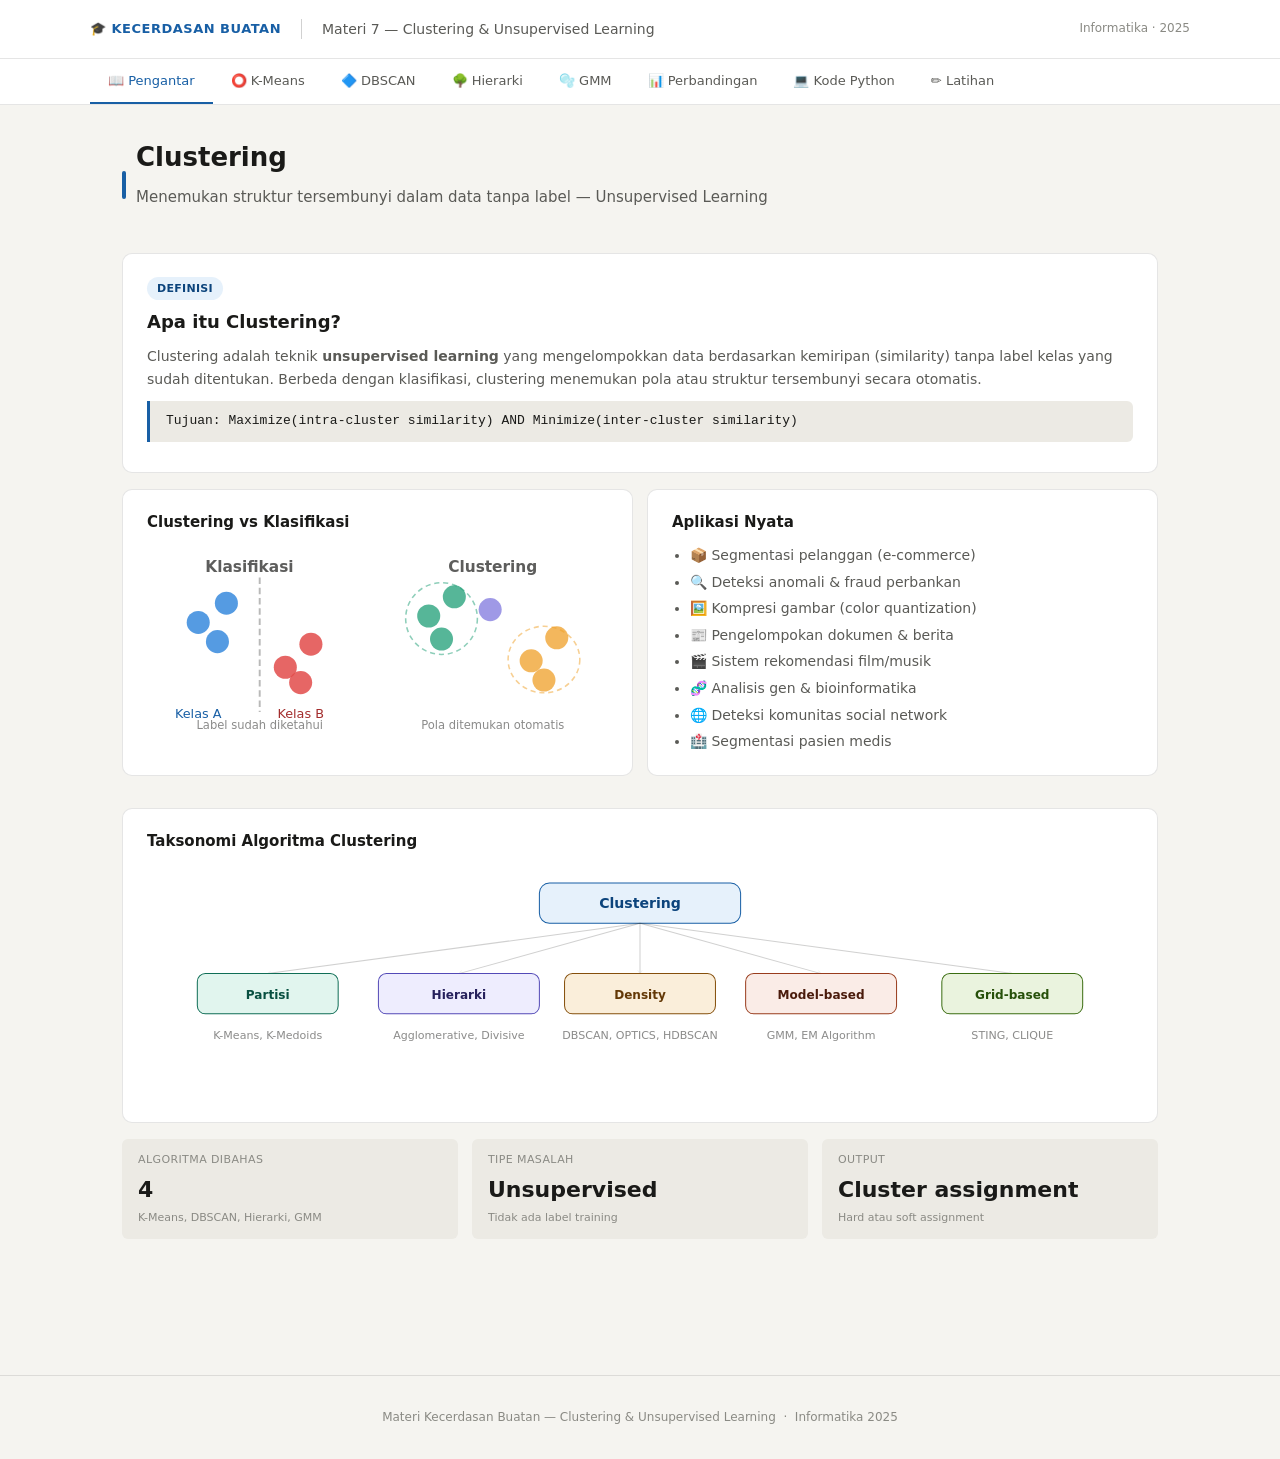
<file: upjb/kecerdasanbuatan/materi-clustering-ai.html>
<!DOCTYPE html>
<html lang="id">
<head>
<meta charset="UTF-8">
<meta name="viewport" content="width=device-width, initial-scale=1.0">
<title>Clustering — Kecerdasan Buatan</title>
<style>
  :root {
    --bg: #f5f4f0;
    --bg2: #ffffff;
    --bg3: #eceae4;
    --text: #1a1a18;
    --text2: #5a5a56;
    --text3: #8a8a84;
    --border: rgba(0,0,0,0.1);
    --border2: rgba(0,0,0,0.18);
    --blue: #185FA5; --blue-bg: #E6F1FB; --blue-dark: #0C447C;
    --teal: #0F6E56; --teal-bg: #E1F5EE; --teal-dark: #085041;
    --amber: #854F0B; --amber-bg: #FAEEDA; --amber-dark: #633806;
    --coral: #993C1D; --coral-bg: #FAECE7; --coral-dark: #4A1B0C;
    --purple: #534AB7; --purple-bg: #EEEDFE; --purple-dark: #26215C;
    --green: #3B6D11; --green-bg: #EAF3DE; --green-dark: #27500A;
    --red: #A32D2D; --red-bg: #FCEBEB;
    --accent: #185FA5;
    --radius: 10px;
    --radius-sm: 6px;
  }
  @media (prefers-color-scheme: dark) {
    :root {
      --bg: #141412; --bg2: #1e1e1c; --bg3: #252523;
      --text: #e8e6e0; --text2: #a8a6a0; --text3: #686660;
      --border: rgba(255,255,255,0.08); --border2: rgba(255,255,255,0.14);
      --blue-bg: #0c2a4a; --blue-dark: #B5D4F4;
      --teal-bg: #062a20; --teal-dark: #9FE1CB;
      --amber-bg: #2e1e04; --amber-dark: #FAC775;
      --coral-bg: #2a100a; --coral-dark: #F5C4B3;
      --purple-bg: #16123a; --purple-dark: #CECBF6;
      --green-bg: #0e2004; --green-dark: #C0DD97;
      --red-bg: #2a0a0a;
    }
  }

  * { box-sizing: border-box; margin: 0; padding: 0; }

  body {
    font-family: 'Segoe UI', system-ui, -apple-system, sans-serif;
    background: var(--bg);
    color: var(--text);
    line-height: 1.6;
    min-height: 100vh;
  }

  /* HEADER */
  .header {
    background: var(--bg2);
    border-bottom: 1px solid var(--border);
    padding: 0 32px;
    position: sticky; top: 0; z-index: 100;
  }
  .header-inner {
    max-width: 1100px; margin: 0 auto;
    display: flex; align-items: center; gap: 20px;
    height: 58px;
  }
  .header-logo {
    font-size: 13px; font-weight: 600; letter-spacing: .5px;
    color: var(--blue); text-transform: uppercase; white-space: nowrap;
  }
  .header-divider { width: 1px; height: 20px; background: var(--border2); }
  .header-title { font-size: 14px; color: var(--text2); }

  /* NAV TABS */
  .nav-wrap {
    background: var(--bg2);
    border-bottom: 1px solid var(--border);
    padding: 0 32px;
    position: sticky; top: 58px; z-index: 99;
  }
  .nav {
    max-width: 1100px; margin: 0 auto;
    display: flex; gap: 0; overflow-x: auto;
  }
  .nav::-webkit-scrollbar { display: none; }
  .nav button {
    padding: 14px 18px; border: none; background: transparent;
    color: var(--text2); font-size: 13px; cursor: pointer;
    border-bottom: 2px solid transparent; white-space: nowrap;
    transition: all .2s; font-family: inherit;
  }
  .nav button:hover { color: var(--text); }
  .nav button.active { color: var(--blue); border-bottom-color: var(--blue); font-weight: 500; }

  /* MAIN */
  .main { max-width: 1100px; margin: 0 auto; padding: 32px 32px 80px; }

  .section { display: none; }
  .section.active { display: block; }

  /* CARDS */
  .card {
    background: var(--bg2); border: 1px solid var(--border);
    border-radius: var(--radius); padding: 20px 24px; margin-bottom: 16px;
  }
  .card-sm {
    background: var(--bg2); border: 1px solid var(--border);
    border-radius: var(--radius); padding: 16px 18px;
  }

  /* GRID */
  .grid2 { display: grid; grid-template-columns: 1fr 1fr; gap: 14px; margin-bottom: 16px; }
  .grid3 { display: grid; grid-template-columns: repeat(3,1fr); gap: 14px; margin-bottom: 16px; }
  .grid4 { display: grid; grid-template-columns: repeat(4,1fr); gap: 12px; margin-bottom: 16px; }
  @media (max-width: 700px) {
    .grid2, .grid3, .grid4 { grid-template-columns: 1fr; }
  }

  /* TYPOGRAPHY */
  .page-title { font-size: 26px; font-weight: 700; margin-bottom: 6px; }
  .page-sub { font-size: 15px; color: var(--text2); margin-bottom: 24px; }
  h2 { font-size: 18px; font-weight: 600; margin-bottom: 6px; }
  h3 { font-size: 15px; font-weight: 600; margin-bottom: 8px; }
  p { font-size: 14px; color: var(--text2); line-height: 1.65; }
  ul { font-size: 14px; color: var(--text2); line-height: 1.9; padding-left: 18px; }

  /* BADGES */
  .badge {
    display: inline-block; font-size: 11px; font-weight: 600;
    padding: 3px 10px; border-radius: 20px; margin-bottom: 8px;
    letter-spacing: .3px; text-transform: uppercase;
  }
  .b-blue { background: var(--blue-bg); color: var(--blue-dark); }
  .b-teal { background: var(--teal-bg); color: var(--teal-dark); }
  .b-amber { background: var(--amber-bg); color: var(--amber-dark); }
  .b-coral { background: var(--coral-bg); color: var(--coral-dark); }
  .b-purple { background: var(--purple-bg); color: var(--purple-dark); }
  .b-green { background: var(--green-bg); color: var(--green-dark); }

  /* TAGS */
  .tag { display: inline-block; font-size: 11px; padding: 3px 9px; border-radius: 4px; margin: 2px; }
  .t-yes { background: var(--green-bg); color: var(--green-dark); }
  .t-no { background: var(--red-bg); color: var(--red); }

  /* FORMULA */
  .formula {
    background: var(--bg3);
    border-left: 3px solid var(--blue);
    border-radius: 0 6px 6px 0;
    padding: 10px 16px;
    font-family: 'Courier New', monospace;
    font-size: 13px; color: var(--text);
    margin: 10px 0;
  }

  /* STEPS */
  .step-item { display: flex; gap: 12px; margin-bottom: 10px; align-items: flex-start; }
  .step-num {
    min-width: 26px; height: 26px; border-radius: 50%;
    background: var(--blue-bg); color: var(--blue-dark);
    font-size: 12px; font-weight: 700; display: flex; align-items: center; justify-content: center;
    flex-shrink: 0;
  }

  /* CONTROLS */
  .ctrl { display: flex; align-items: center; gap: 12px; flex-wrap: wrap; margin-bottom: 12px; }
  .ctrl label { font-size: 13px; color: var(--text2); font-weight: 500; }
  .ctrl span { font-size: 13px; font-weight: 600; min-width: 22px; color: var(--text); }
  .ctrl input[type=range] {
    -webkit-appearance: none; appearance: none;
    height: 4px; border-radius: 2px; background: var(--border2); outline: none; cursor: pointer;
    width: 120px;
  }
  .ctrl input[type=range]::-webkit-slider-thumb {
    -webkit-appearance: none; appearance: none;
    width: 16px; height: 16px; border-radius: 50%;
    background: var(--blue); cursor: pointer; border: 2px solid var(--bg2);
  }

  /* BUTTONS */
  .btn {
    padding: 7px 18px; border-radius: var(--radius-sm);
    border: 1px solid var(--border2); background: var(--bg3);
    font-size: 13px; font-weight: 500; cursor: pointer; color: var(--text);
    font-family: inherit; transition: all .15s;
  }
  .btn:hover { background: var(--border2); }
  .btn-primary {
    background: var(--blue); color: #fff; border-color: var(--blue);
  }
  .btn-primary:hover { background: var(--blue-dark); }

  /* CANVAS */
  canvas { border-radius: 8px; display: block; max-width: 100%; }

  /* COMPARE TABLE */
  .compare-card {
    background: var(--bg3); border: 1px solid var(--border);
    border-radius: var(--radius); padding: 14px 16px;
  }
  .compare-card h4 { font-size: 13px; font-weight: 600; margin-bottom: 10px; }
  .cmp-row { display: flex; justify-content: space-between; font-size: 12px; margin-bottom: 5px; }
  .cmp-label { color: var(--text2); }
  .cmp-val { font-weight: 600; color: var(--text); }
  .cmp-good { color: var(--teal); }
  .cmp-bad { color: var(--red); }

  /* SOAL */
  .soal-card {
    border: 1px solid var(--border); border-radius: var(--radius);
    padding: 16px 20px; margin-bottom: 10px;
    cursor: pointer; transition: background .15s;
  }
  .soal-card:hover { background: var(--bg3); }
  .soal-head { display: flex; justify-content: space-between; align-items: flex-start; gap: 12px; }
  .soal-q { font-size: 14px; font-weight: 500; color: var(--text); line-height: 1.5; }
  .soal-icon { font-size: 16px; color: var(--text3); flex-shrink: 0; transition: transform .2s; }
  .soal-icon.open { transform: rotate(180deg); }
  .soal-ans {
    display: none; margin-top: 14px; padding-top: 14px;
    border-top: 1px solid var(--border);
    font-size: 13px; color: var(--text2); line-height: 1.7;
  }
  .soal-ans.show { display: block; }
  .soal-ans strong { color: var(--text); font-weight: 600; }

  /* METRIC CARDS */
  .metric { background: var(--bg3); border-radius: var(--radius-sm); padding: 12px 16px; }
  .metric-label { font-size: 11px; color: var(--text3); margin-bottom: 4px; font-weight: 500; text-transform: uppercase; letter-spacing: .4px; }
  .metric-val { font-size: 22px; font-weight: 700; color: var(--text); }
  .metric-sub { font-size: 11px; color: var(--text3); margin-top: 2px; }

  /* DENDROGRAM */
  .dendro-svg { overflow: visible; }

  /* TOGGLE */
  .toggle-wrap { display: flex; align-items: center; gap: 8px; }
  .toggle-track {
    position: relative; width: 36px; height: 20px;
    background: var(--border2); border-radius: 10px;
    transition: background .2s; cursor: pointer; display: inline-block;
  }
  .toggle-track:has(input:checked) { background: var(--blue); }
  .toggle-thumb {
    position: absolute; top: 2px; left: 2px;
    width: 16px; height: 16px; border-radius: 50%;
    background: #fff; transition: transform .2s; pointer-events: none;
  }
  .toggle-track input:checked ~ .toggle-thumb { transform: translateX(16px); }
  .toggle-track input { position: absolute; opacity: 0; width: 100%; height: 100%; cursor: pointer; margin: 0; }

  /* DIVIDER */
  .divider { height: 1px; background: var(--border); margin: 20px 0; }

  /* SECTION TITLE */
  .section-title {
    display: flex; align-items: center; gap: 10px; margin-bottom: 20px;
  }
  .section-title-bar { width: 4px; height: 28px; background: var(--blue); border-radius: 2px; }

  /* INFO BOX */
  .info-box {
    background: var(--blue-bg); border: 1px solid rgba(24,95,165,0.2);
    border-radius: var(--radius-sm); padding: 12px 16px;
    font-size: 13px; color: var(--blue-dark); line-height: 1.6;
    margin: 10px 0;
  }

  /* POINT TYPES LEGEND */
  .legend-item { display: flex; align-items: center; gap: 8px; font-size: 12px; color: var(--text2); }

  /* CODE HINT */
  .code-block {
    background: var(--bg3); border: 1px solid var(--border);
    border-radius: var(--radius-sm); padding: 14px 16px;
    font-family: 'Courier New', monospace; font-size: 12px;
    color: var(--text); line-height: 1.8; overflow-x: auto; margin: 8px 0;
  }
  .code-block .kw { color: #7F77DD; }
  .code-block .fn { color: #1D9E75; }
  .code-block .cm { color: var(--text3); }
  .code-block .st { color: #BA7517; }

  /* FOOTER */
  .footer {
    text-align: center; padding: 32px;
    font-size: 12px; color: var(--text3);
    border-top: 1px solid var(--border); margin-top: 40px;
  }

  /* ANIMATION */
  @keyframes fadeIn { from { opacity: 0; transform: translateY(8px); } to { opacity: 1; transform: translateY(0); } }
  .section.active { animation: fadeIn .25s ease; }

  /* PROGRESS BAR */
  .prob-bar { height: 6px; border-radius: 3px; background: var(--border2); overflow: hidden; margin-top: 4px; }
  .prob-fill { height: 100%; border-radius: 3px; transition: width .3s; }
</style>
</head>
<body>

<header class="header">
  <div class="header-inner">
    <div class="header-logo">🎓 Kecerdasan Buatan</div>
    <div class="header-divider"></div>
    <div class="header-title">Materi 7 — Clustering & Unsupervised Learning</div>
    <div style="margin-left:auto;font-size:12px;color:var(--text3)">Informatika · 2025</div>
  </div>
</header>

<nav class="nav-wrap">
  <div class="nav">
    <button class="active" onclick="showTab('intro',this)">📖 Pengantar</button>
    <button onclick="showTab('kmeans',this)">⭕ K-Means</button>
    <button onclick="showTab('dbscan',this)">🔷 DBSCAN</button>
    <button onclick="showTab('hierarchical',this)">🌳 Hierarki</button>
    <button onclick="showTab('gmm',this)">🫧 GMM</button>
    <button onclick="showTab('compare',this)">📊 Perbandingan</button>
    <button onclick="showTab('code',this)">💻 Kode Python</button>
    <button onclick="showTab('latihan',this)">✏️ Latihan</button>
  </div>
</nav>

<main class="main">

<!-- ===================== INTRO ===================== -->
<section id="tab-intro" class="section active">
  <div class="section-title">
    <div class="section-title-bar"></div>
    <div>
      <div class="page-title">Clustering</div>
      <div class="page-sub">Menemukan struktur tersembunyi dalam data tanpa label — Unsupervised Learning</div>
    </div>
  </div>

  <div class="card" style="margin-bottom:16px">
    <span class="badge b-blue">Definisi</span>
    <h2>Apa itu Clustering?</h2>
    <p style="margin-top:8px">Clustering adalah teknik <strong>unsupervised learning</strong> yang mengelompokkan data berdasarkan kemiripan (similarity) tanpa label kelas yang sudah ditentukan. Berbeda dengan klasifikasi, clustering menemukan pola atau struktur tersembunyi secara otomatis.</p>
    <div class="formula">Tujuan: Maximize(intra-cluster similarity) AND Minimize(inter-cluster similarity)</div>
  </div>

  <div class="grid2">
    <div class="card">
      <h3>Clustering vs Klasifikasi</h3>
      <svg width="100%" viewBox="0 0 360 140" style="margin-top:10px">
        <text x="80" y="16" text-anchor="middle" font-size="12" font-weight="600" fill="currentColor" opacity=".7">Klasifikasi</text>
        <circle cx="40" cy="55" r="9" fill="#378ADD" opacity=".85"/>
        <circle cx="62" cy="40" r="9" fill="#378ADD" opacity=".85"/>
        <circle cx="55" cy="70" r="9" fill="#378ADD" opacity=".85"/>
        <circle cx="108" cy="90" r="9" fill="#E24B4A" opacity=".85"/>
        <circle cx="128" cy="72" r="9" fill="#E24B4A" opacity=".85"/>
        <circle cx="120" cy="102" r="9" fill="#E24B4A" opacity=".85"/>
        <line x1="88" y1="20" x2="88" y2="125" stroke="currentColor" stroke-width="1.5" stroke-dasharray="5 3" opacity=".3"/>
        <text x="40" y="130" text-anchor="middle" font-size="10" fill="#185FA5">Kelas A</text>
        <text x="120" y="130" text-anchor="middle" font-size="10" fill="#A32D2D">Kelas B</text>
        <text x="88" y="138" text-anchor="middle" font-size="9" fill="currentColor" opacity=".5">Label sudah diketahui</text>

        <text x="270" y="16" text-anchor="middle" font-size="12" font-weight="600" fill="currentColor" opacity=".7">Clustering</text>
        <circle cx="220" cy="50" r="9" fill="#1D9E75" opacity=".75"/>
        <circle cx="240" cy="35" r="9" fill="#1D9E75" opacity=".75"/>
        <circle cx="230" cy="68" r="9" fill="#1D9E75" opacity=".75"/>
        <circle cx="300" cy="85" r="9" fill="#EF9F27" opacity=".75"/>
        <circle cx="320" cy="67" r="9" fill="#EF9F27" opacity=".75"/>
        <circle cx="310" cy="100" r="9" fill="#EF9F27" opacity=".75"/>
        <circle cx="268" cy="45" r="9" fill="#7F77DD" opacity=".75"/>
        <text x="270" y="138" text-anchor="middle" font-size="9" fill="currentColor" opacity=".5">Pola ditemukan otomatis</text>
        <ellipse cx="230" cy="52" rx="28" ry="28" fill="none" stroke="#1D9E75" stroke-width="1.2" stroke-dasharray="4 3" opacity=".5"/>
        <ellipse cx="310" cy="84" rx="28" ry="26" fill="none" stroke="#EF9F27" stroke-width="1.2" stroke-dasharray="4 3" opacity=".5"/>
      </svg>
    </div>
    <div class="card">
      <h3>Aplikasi Nyata</h3>
      <ul style="margin-top:8px">
        <li>📦 Segmentasi pelanggan (e-commerce)</li>
        <li>🔍 Deteksi anomali & fraud perbankan</li>
        <li>🖼️ Kompresi gambar (color quantization)</li>
        <li>📰 Pengelompokan dokumen & berita</li>
        <li>🎬 Sistem rekomendasi film/musik</li>
        <li>🧬 Analisis gen & bioinformatika</li>
        <li>🌐 Deteksi komunitas social network</li>
        <li>🏥 Segmentasi pasien medis</li>
      </ul>
    </div>
  </div>

  <div class="card">
    <h3>Taksonomi Algoritma Clustering</h3>
    <svg width="100%" viewBox="0 0 980 220" style="margin-top:12px">
      <defs>
        <marker id="arr" viewBox="0 0 10 10" refX="8" refY="5" markerWidth="5" markerHeight="5" orient="auto-start-reverse">
          <path d="M2 1L8 5L2 9" fill="none" stroke="currentColor" stroke-width="1.5" stroke-linecap="round" stroke-linejoin="round" opacity=".4"/>
        </marker>
      </defs>
      <!-- Root -->
      <rect x="390" y="10" width="200" height="40" rx="10" fill="#E6F1FB" stroke="#185FA5" stroke-width="1"/>
      <text x="490" y="35" text-anchor="middle" font-size="14" font-weight="700" fill="#0C447C">Clustering</text>
      <!-- Lines -->
      <line x1="490" y1="50" x2="120" y2="100" stroke="currentColor" stroke-width="1" opacity=".2" marker-end="url(#arr)"/>
      <line x1="490" y1="50" x2="310" y2="100" stroke="currentColor" stroke-width="1" opacity=".2" marker-end="url(#arr)"/>
      <line x1="490" y1="50" x2="490" y2="100" stroke="currentColor" stroke-width="1" opacity=".2" marker-end="url(#arr)"/>
      <line x1="490" y1="50" x2="670" y2="100" stroke="currentColor" stroke-width="1" opacity=".2" marker-end="url(#arr)"/>
      <line x1="490" y1="50" x2="860" y2="100" stroke="currentColor" stroke-width="1" opacity=".2" marker-end="url(#arr)"/>
      <!-- Nodes -->
      <rect x="50" y="100" width="140" height="40" rx="8" fill="#E1F5EE" stroke="#0F6E56" stroke-width="1"/>
      <text x="120" y="125" text-anchor="middle" font-size="12" font-weight="600" fill="#085041">Partisi</text>
      <rect x="230" y="100" width="160" height="40" rx="8" fill="#EEEDFE" stroke="#534AB7" stroke-width="1"/>
      <text x="310" y="125" text-anchor="middle" font-size="12" font-weight="600" fill="#26215C">Hierarki</text>
      <rect x="415" y="100" width="150" height="40" rx="8" fill="#FAEEDA" stroke="#854F0B" stroke-width="1"/>
      <text x="490" y="125" text-anchor="middle" font-size="12" font-weight="600" fill="#633806">Density</text>
      <rect x="595" y="100" width="150" height="40" rx="8" fill="#FAECE7" stroke="#993C1D" stroke-width="1"/>
      <text x="670" y="125" text-anchor="middle" font-size="12" font-weight="600" fill="#4A1B0C">Model-based</text>
      <rect x="790" y="100" width="140" height="40" rx="8" fill="#EAF3DE" stroke="#3B6D11" stroke-width="1"/>
      <text x="860" y="125" text-anchor="middle" font-size="12" font-weight="600" fill="#27500A">Grid-based</text>
      <!-- Sub -->
      <text x="120" y="165" text-anchor="middle" font-size="11" fill="currentColor" opacity=".5">K-Means, K-Medoids</text>
      <text x="310" y="165" text-anchor="middle" font-size="11" fill="currentColor" opacity=".5">Agglomerative, Divisive</text>
      <text x="490" y="165" text-anchor="middle" font-size="11" fill="currentColor" opacity=".5">DBSCAN, OPTICS, HDBSCAN</text>
      <text x="670" y="165" text-anchor="middle" font-size="11" fill="currentColor" opacity=".5">GMM, EM Algorithm</text>
      <text x="860" y="165" text-anchor="middle" font-size="11" fill="currentColor" opacity=".5">STING, CLIQUE</text>
    </svg>
  </div>

  <div class="grid3">
    <div class="metric"><div class="metric-label">Algoritma dibahas</div><div class="metric-val">4</div><div class="metric-sub">K-Means, DBSCAN, Hierarki, GMM</div></div>
    <div class="metric"><div class="metric-label">Tipe masalah</div><div class="metric-val">Unsupervised</div><div class="metric-sub">Tidak ada label training</div></div>
    <div class="metric"><div class="metric-label">Output</div><div class="metric-val">Cluster assignment</div><div class="metric-sub">Hard atau soft assignment</div></div>
  </div>
</section>

<!-- ===================== K-MEANS ===================== -->
<section id="tab-kmeans" class="section">
  <div class="section-title">
    <div class="section-title-bar" style="background:var(--teal)"></div>
    <div><div class="page-title">K-Means Clustering</div>
    <div class="page-sub">Algoritma partisi berbasis centroid — simpel, cepat, dan efektif</div></div>
  </div>

  <div class="grid2">
    <div class="card">
      <span class="badge b-teal">Algoritma Partisi</span>
      <h2>Definisi & Objektif</h2>
      <p style="margin-top:8px">K-Means mempartisi <em>n</em> titik data ke dalam <em>K</em> cluster dengan meminimalkan <strong>Within-Cluster Sum of Squares (WCSS)</strong>.</p>
      <div class="formula">J = Σᵢ₌₁ᴷ Σ_{x∈Cᵢ} ||x - μᵢ||²</div>
      <p>μᵢ = centroid cluster ke-i, Cᵢ = himpunan titik dalam cluster i</p>
      <div class="formula">Kompleksitas: O(n · k · i · d)</div>
      <p>n=data, k=cluster, i=iterasi, d=dimensi</p>
    </div>
    <div class="card">
      <h3>Langkah Algoritma</h3>
      <div style="margin-top:10px">
        <div class="step-item"><div class="step-num">1</div><p><strong>Inisialisasi:</strong> Pilih K centroid awal (random atau K-Means++)</p></div>
        <div class="step-item"><div class="step-num">2</div><p><strong>Assignment:</strong> Setiap titik → cluster centroid terdekat berdasarkan Euclidean distance</p></div>
        <div class="step-item"><div class="step-num">3</div><p><strong>Update:</strong> Hitung ulang centroid = rata-rata titik dalam cluster</p></div>
        <div class="step-item"><div class="step-num">4</div><p><strong>Konvergen?</strong> Jika centroid tidak bergerak → selesai. Jika tidak → ke langkah 2</p></div>
      </div>
    </div>
  </div>

  <div class="grid2">
    <div class="card">
      <h3>Kelebihan & Kekurangan</h3>
      <div style="display:flex;flex-wrap:wrap;gap:5px;margin-top:8px">
        <span class="tag t-yes">Simple & intuitif</span>
        <span class="tag t-yes">Scalable O(nki)</span>
        <span class="tag t-yes">Mudah diinterpretasi</span>
        <span class="tag t-yes">Efisien data besar</span>
        <span class="tag t-no">Harus tentukan K</span>
        <span class="tag t-no">Sensitif outlier</span>
        <span class="tag t-no">Hanya cluster bulat</span>
        <span class="tag t-no">Bergantung inisialisasi</span>
        <span class="tag t-no">Fitur perlu normalisasi</span>
      </div>
    </div>
    <div class="card">
      <h3>Memilih K Optimal — Elbow Method</h3>
      <p style="margin-top:6px;margin-bottom:10px">Jalankan K-Means untuk K=1..10, plot WCSS. Pilih K di "siku" kurva.</p>
      <canvas id="elbow-canvas" width="380" height="150"></canvas>
    </div>
  </div>

  <div class="card">
    <h3>🎮 Simulasi Interaktif K-Means</h3>
    <div class="ctrl">
      <label>K (jumlah cluster):</label>
      <input type="range" min="2" max="6" value="3" id="km-k" oninput="document.getElementById('km-kv').textContent=this.value">
      <span id="km-kv">3</span>
      <button class="btn btn-primary" onclick="runKMeans()">▶ Jalankan K-Means</button>
      <button class="btn" onclick="resetKMeans()">↺ Reset Data</button>
      <button class="btn" onclick="addRandomKMPoints()">+ Tambah Titik Acak</button>
    </div>
    <canvas id="km-canvas" width="900" height="340" style="width:100%;cursor:crosshair;border:1px solid var(--border);border-radius:8px" onclick="addKMPoint(event)"></canvas>
    <div style="display:flex;gap:16px;margin-top:8px;flex-wrap:wrap;align-items:center">
      <p style="font-size:12px">💡 Klik canvas untuk tambah titik manual</p>
      <div id="km-stats" style="font-size:12px;color:var(--text2)"></div>
    </div>
  </div>
</section>

<!-- ===================== DBSCAN ===================== -->
<section id="tab-dbscan" class="section">
  <div class="section-title">
    <div class="section-title-bar" style="background:var(--amber)"></div>
    <div><div class="page-title">DBSCAN</div>
    <div class="page-sub">Density-Based Spatial Clustering of Applications with Noise</div></div>
  </div>

  <div class="grid2">
    <div class="card">
      <span class="badge b-amber">Density-based</span>
      <h2>Konsep Dasar</h2>
      <p style="margin-top:8px">DBSCAN menemukan cluster berdasarkan <strong>kepadatan lokal</strong> data. Tidak perlu menentukan K, mampu mendeteksi cluster berbentuk arbitrer, dan robust terhadap noise/outlier.</p>
      <div class="formula">N_ε(p) = {q ∈ D | dist(p,q) ≤ ε}</div>
      <p>N_ε(p) = neighborhood titik p dalam radius ε</p>
    </div>
    <div class="card">
      <h3>Parameter & Tipe Titik</h3>
      <div style="margin-top:8px">
        <div style="margin-bottom:12px">
          <div style="font-weight:600;font-size:13px;margin-bottom:4px">ε (epsilon) — Radius Neighborhood</div>
          <p style="font-size:13px">Dua titik dianggap "tetangga" jika jarak mereka ≤ ε</p>
        </div>
        <div style="margin-bottom:14px">
          <div style="font-weight:600;font-size:13px;margin-bottom:4px">MinPts — Minimum Titik</div>
          <p style="font-size:13px">Jumlah minimum titik dalam N_ε(p) agar p menjadi core point</p>
        </div>
        <div style="display:flex;flex-direction:column;gap:8px">
          <div class="legend-item"><svg width="14" height="14"><circle cx="7" cy="7" r="6" fill="#1D9E75"/></svg><strong>Core point:</strong>&nbsp;|N_ε(p)| ≥ MinPts</div>
          <div class="legend-item"><svg width="14" height="14"><circle cx="7" cy="7" r="6" fill="#EF9F27"/></svg><strong>Border point:</strong>&nbsp;dalam N_ε core point, bukan core</div>
          <div class="legend-item"><svg width="14" height="14"><line x1="2" y1="2" x2="12" y2="12" stroke="#E24B4A" stroke-width="2"/><line x1="12" y1="2" x2="2" y2="12" stroke="#E24B4A" stroke-width="2"/></svg><strong>Noise/Outlier:</strong>&nbsp;tidak terjangkau dari mana pun</div>
        </div>
      </div>
    </div>
  </div>

  <div class="card">
    <h3>🎛️ Visualisasi DBSCAN Interaktif</h3>
    <div class="ctrl">
      <label>ε (epsilon):</label>
      <input type="range" min="15" max="90" value="45" id="db-eps" oninput="document.getElementById('db-epsv').textContent=this.value;drawDBSCAN()">
      <span id="db-epsv">45</span>
      <label>MinPts:</label>
      <input type="range" min="2" max="10" value="3" id="db-min" oninput="document.getElementById('db-minv').textContent=this.value;drawDBSCAN()">
      <span id="db-minv">3</span>
      <label>Tampilkan ε-circle:</label>
      <label class="toggle-wrap">
        <span class="toggle-track">
          <input type="checkbox" id="db-show-eps" checked onchange="drawDBSCAN()">
          <span class="toggle-thumb"></span>
        </span>
      </label>
      <button class="btn" onclick="resetDBPoints()">↺ Reset Data</button>
    </div>
    <canvas id="db-canvas" width="900" height="360" style="width:100%;border:1px solid var(--border);border-radius:8px;cursor:crosshair" onclick="addDBPoint(event)"></canvas>
    <div style="display:flex;gap:20px;margin-top:10px;align-items:center;flex-wrap:wrap">
      <div class="legend-item"><svg width="12" height="12"><circle cx="6" cy="6" r="5" fill="#1D9E75"/></svg> Core</div>
      <div class="legend-item"><svg width="12" height="12"><circle cx="6" cy="6" r="5" fill="#EF9F27"/></svg> Border</div>
      <div class="legend-item"><svg width="12" height="12"><line x1="2" y1="2" x2="10" y2="10" stroke="#E24B4A" stroke-width="1.5"/><line x1="10" y1="2" x2="2" y2="10" stroke="#E24B4A" stroke-width="1.5"/></svg> Noise</div>
      <div id="db-stats" style="font-size:12px;color:var(--text2);margin-left:auto"></div>
    </div>
    <p style="font-size:12px;color:var(--text3);margin-top:6px">💡 Klik canvas untuk tambah titik. Geser slider untuk lihat efek ε dan MinPts secara live.</p>
  </div>

  <div class="grid2">
    <div class="card">
      <h3>Algoritma DBSCAN</h3>
      <div style="margin-top:8px">
        <div class="step-item"><div class="step-num">1</div><p>Untuk setiap titik p yang belum dikunjungi, hitung N_ε(p)</p></div>
        <div class="step-item"><div class="step-num">2</div><p>Jika |N_ε(p)| &lt; MinPts → tandai sebagai noise</p></div>
        <div class="step-item"><div class="step-num">3</div><p>Jika |N_ε(p)| ≥ MinPts → buat cluster baru, expand dari p</p></div>
        <div class="step-item"><div class="step-num">4</div><p>Expand: tambahkan semua density-reachable titik ke cluster</p></div>
        <div class="step-item"><div class="step-num">5</div><p>Ulangi untuk semua titik yang belum dikunjungi</p></div>
      </div>
    </div>
    <div class="card">
      <h3>Kapan Gunakan DBSCAN?</h3>
      <ul style="margin-top:8px">
        <li>Data mengandung <strong>outlier/noise</strong> signifikan</li>
        <li>Jumlah cluster <strong>tidak diketahui</strong> sebelumnya</li>
        <li>Cluster berbentuk <strong>non-konveks</strong> (ring, spiral, dsb.)</li>
        <li>Data spasial (koordinat GPS, peta)</li>
        <li>Deteksi anomali pada sensor data</li>
      </ul>
      <div class="info-box" style="margin-top:12px">
        ⚠️ DBSCAN kurang efektif jika densitas cluster sangat bervariasi (gunakan HDBSCAN untuk kasus tersebut)
      </div>
    </div>
  </div>
</section>

<!-- ===================== HIERARCHICAL ===================== -->
<section id="tab-hierarchical" class="section">
  <div class="section-title">
    <div class="section-title-bar" style="background:var(--purple)"></div>
    <div><div class="page-title">Hierarchical Clustering</div>
    <div class="page-sub">Membangun hierarki cluster yang divisualisasikan sebagai dendrogram</div></div>
  </div>

  <div class="grid2">
    <div class="card">
      <span class="badge b-purple">Agglomerative (Bottom-up)</span>
      <h3>Proses</h3>
      <div style="margin-top:8px">
        <div class="step-item"><div class="step-num">1</div><p>Setiap titik data = satu cluster tersendiri (n cluster)</p></div>
        <div class="step-item"><div class="step-num">2</div><p>Hitung jarak antar semua pasang cluster</p></div>
        <div class="step-item"><div class="step-num">3</div><p>Gabungkan dua cluster yang paling dekat</p></div>
        <div class="step-item"><div class="step-num">4</div><p>Update matriks jarak</p></div>
        <div class="step-item"><div class="step-num">5</div><p>Ulangi langkah 3-4 hingga tersisa 1 cluster</p></div>
        <div class="step-item" style="margin-top:4px"><div class="step-num" style="background:var(--purple-bg);color:var(--purple-dark)">✂</div><p>Potong dendrogram pada ketinggian yang diinginkan untuk mendapatkan K cluster</p></div>
      </div>
    </div>
    <div class="card">
      <h3>Linkage Methods</h3>
      <div style="margin-top:8px;display:flex;flex-direction:column;gap:10px">
        <div style="border-left:3px solid var(--blue);padding-left:10px">
          <div style="font-weight:600;font-size:13px">Single Linkage (min)</div>
          <p style="font-size:12px">d(A,B) = min{dist(a,b) | a∈A, b∈B} — cenderung membentuk cluster panjang/chain</p>
        </div>
        <div style="border-left:3px solid var(--teal);padding-left:10px">
          <div style="font-weight:600;font-size:13px">Complete Linkage (max)</div>
          <p style="font-size:12px">d(A,B) = max{dist(a,b)} — menghasilkan cluster yang lebih kompak</p>
        </div>
        <div style="border-left:3px solid var(--amber);padding-left:10px">
          <div style="font-weight:600;font-size:13px">Average Linkage (UPGMA)</div>
          <p style="font-size:12px">d(A,B) = avg semua pasang — keseimbangan antara single & complete</p>
        </div>
        <div style="border-left:3px solid var(--purple);padding-left:10px">
          <div style="font-weight:600;font-size:13px">Ward Linkage ⭐</div>
          <p style="font-size:12px">Minimasi peningkatan total within-cluster variance — paling populer</p>
        </div>
      </div>
    </div>
  </div>

  <div class="card">
    <h3>Dendrogram Interaktif</h3>
    <div class="ctrl">
      <label>Potong di level:</label>
      <input type="range" min="1" max="5" value="3" id="dendro-cut" oninput="document.getElementById('dendro-cutv').textContent=this.value;drawDendrogram()">
      <span id="dendro-cutv">3</span>
      <span style="font-size:13px;color:var(--text2)">cluster</span>
    </div>
    <canvas id="dendro-canvas" width="900" height="340" style="width:100%;border:1px solid var(--border);border-radius:8px"></canvas>
    <p style="font-size:12px;color:var(--text3);margin-top:8px">Garis merah = cut level. Geser slider untuk pilih jumlah cluster.</p>
  </div>

  <div class="grid2">
    <div class="card">
      <h3>Kelebihan</h3>
      <div style="display:flex;flex-wrap:wrap;gap:5px;margin-top:8px">
        <span class="tag t-yes">Tidak perlu tentukan K</span>
        <span class="tag t-yes">Visualisasi kaya (dendrogram)</span>
        <span class="tag t-yes">Deterministik</span>
        <span class="tag t-yes">Bisa cut berbagai level</span>
      </div>
    </div>
    <div class="card">
      <h3>Kekurangan</h3>
      <div style="display:flex;flex-wrap:wrap;gap:5px;margin-top:8px">
        <span class="tag t-no">O(n²) memori & waktu</span>
        <span class="tag t-no">Tidak scalable</span>
        <span class="tag t-no">Sensitif outlier</span>
        <span class="tag t-no">Merge tidak bisa di-undo</span>
      </div>
    </div>
  </div>
</section>

<!-- ===================== GMM ===================== -->
<section id="tab-gmm" class="section">
  <div class="section-title">
    <div class="section-title-bar" style="background:var(--coral)"></div>
    <div><div class="page-title">Gaussian Mixture Models (GMM)</div>
    <div class="page-sub">Model probabilistik dengan Expectation-Maximization — soft assignment</div></div>
  </div>

  <div class="grid2">
    <div class="card">
      <span class="badge b-coral">Model-based</span>
      <h2>Definisi</h2>
      <p style="margin-top:8px">GMM mengasumsikan data berasal dari campuran K distribusi Gaussian. Setiap titik memiliki <strong>probabilitas keanggotaan</strong> terhadap setiap cluster (soft assignment).</p>
      <div class="formula">p(x) = Σₖ₌₁ᴷ πₖ · N(x | μₖ, Σₖ)</div>
      <div style="margin-top:8px;display:flex;flex-direction:column;gap:4px">
        <p style="font-size:13px">• <strong>πₖ</strong> = mixing coefficient (prior), Σπₖ = 1</p>
        <p style="font-size:13px">• <strong>μₖ</strong> = mean vektor Gaussian ke-k</p>
        <p style="font-size:13px">• <strong>Σₖ</strong> = covariance matrix Gaussian ke-k</p>
      </div>
    </div>
    <div class="card">
      <h3>Algoritma EM (Expectation-Maximization)</h3>
      <div style="margin-top:8px">
        <div class="step-item">
          <div class="step-num" style="background:var(--blue-bg);color:var(--blue-dark);font-weight:700">E</div>
          <div>
            <div style="font-weight:600;font-size:13px;margin-bottom:2px">Expectation Step</div>
            <p style="font-size:13px">Hitung responsibility: r(nk) = πₖN(xₙ|μₖ,Σₖ) / Σⱼπⱼ N(xₙ|μⱼ,Σⱼ)</p>
          </div>
        </div>
        <div class="step-item">
          <div class="step-num" style="background:var(--teal-bg);color:var(--teal-dark);font-weight:700">M</div>
          <div>
            <div style="font-weight:600;font-size:13px;margin-bottom:2px">Maximization Step</div>
            <p style="font-size:13px">Update μₖ, Σₖ, πₖ menggunakan responsibility yang dihitung di E-step</p>
          </div>
        </div>
        <div class="step-item">
          <div class="step-num" style="background:var(--amber-bg);color:var(--amber-dark)">∞</div>
          <p>Ulangi E↔M sampai log-likelihood konvergen</p>
        </div>
      </div>
    </div>
  </div>

  <div class="card">
    <h3>🫧 Visualisasi GMM — Soft Assignment</h3>
    <div class="ctrl">
      <label>K Gaussian:</label>
      <input type="range" min="2" max="5" value="3" id="gmm-k" oninput="document.getElementById('gmm-kv').textContent=this.value;drawGMM()">
      <span id="gmm-kv">3</span>
      <button class="btn" onclick="drawGMM()">↺ Generate ulang</button>
    </div>
    <canvas id="gmm-canvas" width="900" height="340" style="width:100%;border:1px solid var(--border);border-radius:8px"></canvas>
    <p style="font-size:12px;color:var(--text3);margin-top:8px">Warna campuran = probabilitas keanggotaan. Elips = 1σ, 2σ, 3σ dari setiap Gaussian. ☆ = centroid (μ).</p>
  </div>

  <div class="grid2">
    <div class="card">
      <h3>GMM vs K-Means</h3>
      <div style="margin-top:8px;overflow-x:auto">
        <table style="width:100%;font-size:13px;border-collapse:collapse">
          <thead><tr style="border-bottom:1px solid var(--border)">
            <th style="text-align:left;padding:6px 8px;font-weight:600;color:var(--text2)">Aspek</th>
            <th style="text-align:center;padding:6px 8px;font-weight:600;color:var(--teal)">K-Means</th>
            <th style="text-align:center;padding:6px 8px;font-weight:600;color:var(--coral)">GMM</th>
          </tr></thead>
          <tbody>
            <tr style="border-bottom:1px solid var(--border)"><td style="padding:6px 8px;color:var(--text2)">Assignment</td><td style="text-align:center;padding:6px 8px">Hard (0/1)</td><td style="text-align:center;padding:6px 8px">Soft (prob.)</td></tr>
            <tr style="border-bottom:1px solid var(--border)"><td style="padding:6px 8px;color:var(--text2)">Bentuk cluster</td><td style="text-align:center;padding:6px 8px">Bulat</td><td style="text-align:center;padding:6px 8px">Elips bebas</td></tr>
            <tr style="border-bottom:1px solid var(--border)"><td style="padding:6px 8px;color:var(--text2)">Kecepatan</td><td style="text-align:center;padding:6px 8px">Cepat</td><td style="text-align:center;padding:6px 8px">Lebih lambat</td></tr>
            <tr style="border-bottom:1px solid var(--border)"><td style="padding:6px 8px;color:var(--text2)">Interpretasi</td><td style="text-align:center;padding:6px 8px">Mudah</td><td style="text-align:center;padding:6px 8px">Lebih kompleks</td></tr>
            <tr><td style="padding:6px 8px;color:var(--text2)">Model selection</td><td style="text-align:center;padding:6px 8px">Elbow/Silhouette</td><td style="text-align:center;padding:6px 8px">BIC/AIC</td></tr>
          </tbody>
        </table>
      </div>
    </div>
    <div class="card">
      <h3>Covariance Types</h3>
      <div style="margin-top:8px;display:flex;flex-direction:column;gap:10px">
        <div style="border-left:3px solid var(--blue);padding-left:10px">
          <div style="font-weight:600;font-size:13px">Full Covariance</div>
          <p style="font-size:12px">Cluster bebas berorientasi dan berskala apa pun (paling fleksibel)</p>
        </div>
        <div style="border-left:3px solid var(--teal);padding-left:10px">
          <div style="font-weight:600;font-size:13px">Tied Covariance</div>
          <p style="font-size:12px">Semua cluster berbagi matriks kovarians yang sama</p>
        </div>
        <div style="border-left:3px solid var(--amber);padding-left:10px">
          <div style="font-weight:600;font-size:13px">Diagonal Covariance</div>
          <p style="font-size:12px">Fitur independen, sumbu cluster sejajar sumbu koordinat</p>
        </div>
        <div style="border-left:3px solid var(--coral);padding-left:10px">
          <div style="font-weight:600;font-size:13px">Spherical Covariance</div>
          <p style="font-size:12px">Cluster berbentuk bulat (setara K-Means)</p>
        </div>
      </div>
    </div>
  </div>
</section>

<!-- ===================== COMPARE ===================== -->
<section id="tab-compare" class="section">
  <div class="section-title">
    <div class="section-title-bar"></div>
    <div><div class="page-title">Perbandingan & Evaluasi</div>
    <div class="page-sub">Panduan memilih algoritma yang tepat dan mengukur kualitas cluster</div></div>
  </div>

  <div class="grid4">
    <div class="compare-card">
      <div class="badge b-teal" style="margin-bottom:10px">K-Means</div>
      <div class="cmp-row"><span class="cmp-label">Bentuk cluster</span><span class="cmp-val">Bulat</span></div>
      <div class="cmp-row"><span class="cmp-label">Tentukan K</span><span class="cmp-val cmp-bad">Ya, wajib</span></div>
      <div class="cmp-row"><span class="cmp-label">Outlier</span><span class="cmp-val cmp-bad">Sangat sensitif</span></div>
      <div class="cmp-row"><span class="cmp-label">Kecepatan</span><span class="cmp-val cmp-good">Sangat cepat</span></div>
      <div class="cmp-row"><span class="cmp-label">Assignment</span><span class="cmp-val">Hard</span></div>
      <div class="cmp-row"><span class="cmp-label">Data besar</span><span class="cmp-val cmp-good">Sangat baik</span></div>
      <div class="cmp-row"><span class="cmp-label">Kompleksitas</span><span class="cmp-val">O(nki)</span></div>
    </div>
    <div class="compare-card">
      <div class="badge b-amber" style="margin-bottom:10px">DBSCAN</div>
      <div class="cmp-row"><span class="cmp-label">Bentuk cluster</span><span class="cmp-val cmp-good">Bebas/arbitrer</span></div>
      <div class="cmp-row"><span class="cmp-label">Tentukan K</span><span class="cmp-val cmp-good">Tidak perlu</span></div>
      <div class="cmp-row"><span class="cmp-label">Outlier</span><span class="cmp-val cmp-good">Sangat robust</span></div>
      <div class="cmp-row"><span class="cmp-label">Kecepatan</span><span class="cmp-val">Sedang</span></div>
      <div class="cmp-row"><span class="cmp-label">Assignment</span><span class="cmp-val">Hard</span></div>
      <div class="cmp-row"><span class="cmp-label">Data besar</span><span class="cmp-val">Sedang</span></div>
      <div class="cmp-row"><span class="cmp-label">Kompleksitas</span><span class="cmp-val">O(n log n)</span></div>
    </div>
    <div class="compare-card">
      <div class="badge b-purple" style="margin-bottom:10px">Hierarchical</div>
      <div class="cmp-row"><span class="cmp-label">Bentuk cluster</span><span class="cmp-val">Fleksibel</span></div>
      <div class="cmp-row"><span class="cmp-label">Tentukan K</span><span class="cmp-val cmp-good">Tidak (pasca)</span></div>
      <div class="cmp-row"><span class="cmp-label">Outlier</span><span class="cmp-val cmp-bad">Cukup sensitif</span></div>
      <div class="cmp-row"><span class="cmp-label">Kecepatan</span><span class="cmp-val cmp-bad">Lambat</span></div>
      <div class="cmp-row"><span class="cmp-label">Assignment</span><span class="cmp-val">Hard</span></div>
      <div class="cmp-row"><span class="cmp-label">Data besar</span><span class="cmp-val cmp-bad">Tidak cocok</span></div>
      <div class="cmp-row"><span class="cmp-label">Kompleksitas</span><span class="cmp-val">O(n²) / O(n³)</span></div>
    </div>
    <div class="compare-card">
      <div class="badge b-coral" style="margin-bottom:10px">GMM</div>
      <div class="cmp-row"><span class="cmp-label">Bentuk cluster</span><span class="cmp-val">Elips bebas</span></div>
      <div class="cmp-row"><span class="cmp-label">Tentukan K</span><span class="cmp-val cmp-bad">Ya, wajib</span></div>
      <div class="cmp-row"><span class="cmp-label">Outlier</span><span class="cmp-val">Moderat</span></div>
      <div class="cmp-row"><span class="cmp-label">Kecepatan</span><span class="cmp-val">Sedang</span></div>
      <div class="cmp-row"><span class="cmp-label">Assignment</span><span class="cmp-val cmp-good">Soft (prob.)</span></div>
      <div class="cmp-row"><span class="cmp-label">Data besar</span><span class="cmp-val">Sedang</span></div>
      <div class="cmp-row"><span class="cmp-label">Kompleksitas</span><span class="cmp-val">O(nkd²)</span></div>
    </div>
  </div>

  <div class="card" style="margin-bottom:16px">
    <h3>🧭 Decision Guide — Pilih Algoritma yang Tepat</h3>
    <svg width="100%" viewBox="0 0 900 280" style="margin-top:12px">
      <defs>
        <marker id="da" viewBox="0 0 10 10" refX="8" refY="5" markerWidth="5" markerHeight="5" orient="auto-start-reverse">
          <path d="M2 1L8 5L2 9" fill="none" stroke="currentColor" stroke-width="1.5" opacity=".4"/>
        </marker>
      </defs>
      <rect x="330" y="10" width="240" height="44" rx="10" fill="var(--blue-bg)" stroke="var(--blue)" stroke-width="1"/>
      <text x="450" y="37" text-anchor="middle" font-size="14" font-weight="700" fill="var(--blue-dark)">Data kamu seperti apa?</text>
      
      <text x="90" y="85" text-anchor="middle" font-size="11" fill="currentColor" opacity=".6">Banyak outlier?</text>
      <text x="310" y="85" text-anchor="middle" font-size="11" fill="currentColor" opacity=".6">Cluster non-konveks?</text>
      <text x="540" y="85" text-anchor="middle" font-size="11" fill="currentColor" opacity=".6">Butuh probabilitas?</text>
      <text x="760" y="85" text-anchor="middle" font-size="11" fill="currentColor" opacity=".6">Butuh dendrogram?</text>
      
      <line x1="450" y1="54" x2="90" y2="100" stroke="currentColor" stroke-width="1" opacity=".2" marker-end="url(#da)"/>
      <line x1="450" y1="54" x2="310" y2="100" stroke="currentColor" stroke-width="1" opacity=".2" marker-end="url(#da)"/>
      <line x1="450" y1="54" x2="540" y2="100" stroke="currentColor" stroke-width="1" opacity=".2" marker-end="url(#da)"/>
      <line x1="450" y1="54" x2="760" y2="100" stroke="currentColor" stroke-width="1" opacity=".2" marker-end="url(#da)"/>
      
      <rect x="20" y="110" width="140" height="44" rx="8" fill="var(--amber-bg)" stroke="var(--amber)" stroke-width="1"/>
      <text x="90" y="136" text-anchor="middle" font-size="13" font-weight="700" fill="var(--amber-dark)">DBSCAN</text>
      
      <rect x="230" y="110" width="160" height="44" rx="8" fill="var(--amber-bg)" stroke="var(--amber)" stroke-width="1"/>
      <text x="310" y="136" text-anchor="middle" font-size="13" font-weight="700" fill="var(--amber-dark)">DBSCAN / Hier.</text>
      
      <rect x="465" y="110" width="150" height="44" rx="8" fill="var(--coral-bg)" stroke="var(--coral)" stroke-width="1"/>
      <text x="540" y="136" text-anchor="middle" font-size="13" font-weight="700" fill="var(--coral-dark)">GMM</text>
      
      <rect x="680" y="110" width="160" height="44" rx="8" fill="var(--purple-bg)" stroke="var(--purple)" stroke-width="1"/>
      <text x="760" y="136" text-anchor="middle" font-size="13" font-weight="700" fill="var(--purple-dark)">Hierarchical</text>
      
      <text x="450" y="200" text-anchor="middle" font-size="12" fill="currentColor" opacity=".5">Baseline / Data besar / K cluster sederhana / Interpretasi mudah</text>
      <rect x="320" y="215" width="260" height="44" rx="8" fill="var(--teal-bg)" stroke="var(--teal)" stroke-width="1"/>
      <text x="450" y="241" text-anchor="middle" font-size="13" font-weight="700" fill="var(--teal-dark)">K-Means (default choice)</text>
    </svg>
  </div>

  <div class="card">
    <h3>📏 Metrik Evaluasi Clustering</h3>
    <div class="grid2" style="margin-top:12px;margin-bottom:0">
      <div>
        <h3 style="color:var(--text2);font-size:13px;margin-bottom:10px">Internal (tanpa ground truth)</h3>
        <div style="margin-bottom:12px;border-left:3px solid var(--blue);padding-left:12px">
          <div style="font-weight:600;font-size:13px;margin-bottom:2px">Silhouette Score [-1, 1]</div>
          <p style="font-size:12px">Seberapa mirip titik dengan clusternya vs cluster tetangga. Semakin tinggi semakin baik.</p>
          <div class="formula" style="font-size:11px;margin:6px 0 0">s(i) = (b - a) / max(a, b)</div>
        </div>
        <div style="margin-bottom:12px;border-left:3px solid var(--teal);padding-left:12px">
          <div style="font-weight:600;font-size:13px;margin-bottom:2px">Davies-Bouldin Index</div>
          <p style="font-size:12px">Rasio rata-rata cluster radius terhadap jarak antar centroid. Lebih kecil = lebih baik.</p>
        </div>
        <div style="border-left:3px solid var(--amber);padding-left:12px">
          <div style="font-weight:600;font-size:13px;margin-bottom:2px">Calinski-Harabász (CH) Index</div>
          <p style="font-size:12px">Rasio between-cluster vs within-cluster dispersion. Lebih besar = lebih baik.</p>
        </div>
      </div>
      <div>
        <h3 style="color:var(--text2);font-size:13px;margin-bottom:10px">External (dengan ground truth label)</h3>
        <div style="margin-bottom:12px;border-left:3px solid var(--purple);padding-left:12px">
          <div style="font-weight:600;font-size:13px;margin-bottom:2px">Adjusted Rand Index (ARI) [-1, 1]</div>
          <p style="font-size:12px">Kemiripan antara hasil clustering dengan label sebenarnya, terkoreksi random chance.</p>
        </div>
        <div style="margin-bottom:12px;border-left:3px solid var(--coral);padding-left:12px">
          <div style="font-weight:600;font-size:13px;margin-bottom:2px">Normalized Mutual Information (NMI)</div>
          <p style="font-size:12px">Mutual information ternormalisasi antara cluster dan label. Range [0, 1].</p>
        </div>
        <div style="border-left:3px solid var(--green);padding-left:12px">
          <div style="font-weight:600;font-size:13px;margin-bottom:2px">Fowlkes-Mallows Score</div>
          <p style="font-size:12px">Geometric mean dari precision dan recall atas pasang titik dalam cluster yang sama.</p>
        </div>
      </div>
    </div>
  </div>
</section>

<!-- ===================== CODE ===================== -->
<section id="tab-code" class="section">
  <div class="section-title">
    <div class="section-title-bar" style="background:#1D9E75"></div>
    <div><div class="page-title">Implementasi Python</div>
    <div class="page-sub">Kode siap pakai dengan scikit-learn — copy & run di Jupyter Notebook</div></div>
  </div>

  <div class="card">
    <h3>Setup & Import</h3>
    <div class="code-block">
<span class="cm"># Install jika belum ada: pip install scikit-learn matplotlib seaborn</span>
<span class="kw">import</span> numpy <span class="kw">as</span> np
<span class="kw">import</span> matplotlib.pyplot <span class="kw">as</span> plt
<span class="kw">import</span> seaborn <span class="kw">as</span> sns
<span class="kw">from</span> sklearn.cluster <span class="kw">import</span> KMeans, DBSCAN, AgglomerativeClustering
<span class="kw">from</span> sklearn.mixture <span class="kw">import</span> GaussianMixture
<span class="kw">from</span> sklearn.preprocessing <span class="kw">import</span> StandardScaler
<span class="kw">from</span> sklearn.metrics <span class="kw">import</span> silhouette_score, davies_bouldin_score
<span class="kw">from</span> sklearn.datasets <span class="kw">import</span> make_blobs, make_moons, make_circles
<span class="kw">from</span> scipy.cluster.hierarchy <span class="kw">import</span> dendrogram, linkage
    </div>
  </div>

  <div class="card">
    <h3>Generate Dataset</h3>
    <div class="code-block">
<span class="cm"># ---- Dataset 1: Blob clusters (cocok untuk K-Means) ----</span>
X_blobs, y_blobs = make_blobs(n_samples=<span class="st">300</span>, centers=<span class="st">4</span>, cluster_std=<span class="st">0.8</span>, random_state=<span class="st">42</span>)

<span class="cm"># ---- Dataset 2: Two moons (cocok untuk DBSCAN) ----</span>
X_moons, y_moons = make_moons(n_samples=<span class="st">300</span>, noise=<span class="st">0.05</span>, random_state=<span class="st">42</span>)

<span class="cm"># ---- Dataset 3: Circles (cocok untuk DBSCAN) ----</span>
X_circles, y_circles = make_circles(n_samples=<span class="st">300</span>, noise=<span class="st">0.05</span>, factor=<span class="st">0.5</span>, random_state=<span class="st">42</span>)

<span class="cm"># Normalisasi (PENTING untuk K-Means & DBSCAN) ----</span>
scaler = StandardScaler()
X_scaled = scaler.<span class="fn">fit_transform</span>(X_blobs)
    </div>
  </div>

  <div class="grid2">
    <div class="card">
      <h3>K-Means</h3>
      <div class="code-block">
<span class="cm"># ---- K-Means dengan K-Means++ init ----</span>
kmeans = KMeans(
    n_clusters=<span class="st">4</span>,
    init=<span class="st">'k-means++'</span>,   <span class="cm"># lebih stabil</span>
    n_init=<span class="st">10</span>,           <span class="cm"># 10x restart</span>
    max_iter=<span class="st">300</span>,
    random_state=<span class="st">42</span>
)
labels = kmeans.<span class="fn">fit_predict</span>(X_scaled)

<span class="cm"># Elbow Method untuk K optimal</span>
inertias = []
K_range = <span class="fn">range</span>(<span class="st">1</span>, <span class="st">11</span>)
<span class="kw">for</span> k <span class="kw">in</span> K_range:
    km = KMeans(n_clusters=k, random_state=<span class="st">42</span>, n_init=<span class="st">10</span>)
    km.<span class="fn">fit</span>(X_scaled)
    inertias.<span class="fn">append</span>(km.inertia_)

plt.<span class="fn">plot</span>(K_range, inertias, <span class="st">'bo-'</span>)
plt.<span class="fn">xlabel</span>(<span class="st">'K'</span>); plt.<span class="fn">ylabel</span>(<span class="st">'Inertia (WCSS)'</span>)
plt.<span class="fn">title</span>(<span class="st">'Elbow Method'</span>); plt.<span class="fn">show</span>()

<span class="cm"># Evaluasi</span>
sil = <span class="fn">silhouette_score</span>(X_scaled, labels)
db  = <span class="fn">davies_bouldin_score</span>(X_scaled, labels)
<span class="fn">print</span>(<span class="kw">f</span><span class="st">"Silhouette: {sil:.3f}, DB Index: {db:.3f}"</span>)
      </div>
    </div>
    <div class="card">
      <h3>DBSCAN</h3>
      <div class="code-block">
<span class="cm"># ---- DBSCAN ----</span>
dbscan = DBSCAN(
    eps=<span class="st">0.3</span>,        <span class="cm"># radius neighborhood</span>
    min_samples=<span class="st">5</span>   <span class="cm"># MinPts</span>
)
labels_db = dbscan.<span class="fn">fit_predict</span>(X_scaled)

<span class="cm"># -1 = noise/outlier</span>
n_clusters = <span class="fn">len</span>(<span class="fn">set</span>(labels_db)) - (<span class="st">1</span> <span class="kw">if</span> -<span class="st">1</span> <span class="kw">in</span> labels_db <span class="kw">else</span> <span class="st">0</span>)
n_noise = <span class="fn">list</span>(labels_db).<span class="fn">count</span>(-<span class="st">1</span>)
<span class="fn">print</span>(<span class="kw">f</span><span class="st">"Clusters: {n_clusters}, Noise: {n_noise}"</span>)

<span class="cm"># Mencari eps optimal dengan k-distance graph</span>
<span class="kw">from</span> sklearn.neighbors <span class="kw">import</span> NearestNeighbors
nbrs = NearestNeighbors(n_neighbors=<span class="st">5</span>).<span class="fn">fit</span>(X_scaled)
distances, _ = nbrs.<span class="fn">kneighbors</span>(X_scaled)
distances = np.<span class="fn">sort</span>(distances[:, -<span class="st">1</span>])
plt.<span class="fn">plot</span>(distances)
plt.<span class="fn">ylabel</span>(<span class="st">'5th nearest distance'</span>)
plt.<span class="fn">title</span>(<span class="st">'K-Distance Graph (cari "siku")'</span>)
plt.<span class="fn">show</span>()
      </div>
    </div>
  </div>

  <div class="grid2">
    <div class="card">
      <h3>Hierarchical Clustering + Dendrogram</h3>
      <div class="code-block">
<span class="cm"># ---- Agglomerative Clustering ----</span>
agg = AgglomerativeClustering(
    n_clusters=<span class="st">4</span>,
    linkage=<span class="st">'ward'</span>   <span class="cm"># 'ward','complete','average','single'</span>
)
labels_agg = agg.<span class="fn">fit_predict</span>(X_scaled)

<span class="cm"># ---- Dendrogram dengan scipy ----</span>
linkage_matrix = <span class="fn">linkage</span>(X_scaled[:<span class="st">50</span>], method=<span class="st">'ward'</span>)  <span class="cm"># sample kecil</span>
plt.<span class="fn">figure</span>(figsize=(<span class="st">12, 4</span>))
<span class="fn">dendrogram</span>(linkage_matrix, truncate_mode=<span class="st">'level'</span>, p=<span class="st">5</span>)
plt.<span class="fn">title</span>(<span class="st">'Dendrogram'</span>)
plt.<span class="fn">xlabel</span>(<span class="st">'Data points'</span>)
plt.<span class="fn">ylabel</span>(<span class="st">'Distance'</span>)
plt.<span class="fn">show</span>()
      </div>
    </div>
    <div class="card">
      <h3>Gaussian Mixture Models</h3>
      <div class="code-block">
<span class="cm"># ---- GMM ----</span>
gmm = GaussianMixture(
    n_components=<span class="st">4</span>,
    covariance_type=<span class="st">'full'</span>,  <span class="cm"># 'full','tied','diag','spherical'</span>
    n_init=<span class="st">5</span>,
    random_state=<span class="st">42</span>
)
gmm.<span class="fn">fit</span>(X_scaled)

<span class="cm"># Hard assignment</span>
labels_gmm = gmm.<span class="fn">predict</span>(X_scaled)

<span class="cm"># Soft assignment (probabilitas)</span>
probs = gmm.<span class="fn">predict_proba</span>(X_scaled)
<span class="fn">print</span>(<span class="st">"Probabilitas titik pertama:"</span>, probs[<span class="st">0</span>])

<span class="cm"># Model selection dengan BIC/AIC</span>
bics = []
<span class="kw">for</span> k <span class="kw">in</span> <span class="fn">range</span>(<span class="st">1</span>, <span class="st">10</span>):
    g = GaussianMixture(n_components=k, random_state=<span class="st">42</span>)
    g.<span class="fn">fit</span>(X_scaled)
    bics.<span class="fn">append</span>(g.<span class="fn">bic</span>(X_scaled))
<span class="cm"># Pilih K dengan BIC minimum</span>
optimal_k = np.<span class="fn">argmin</span>(bics) + <span class="st">1</span>
      </div>
    </div>
  </div>
</section>

<!-- ===================== LATIHAN ===================== -->
<section id="tab-latihan" class="section">
  <div class="section-title">
    <div class="section-title-bar" style="background:var(--amber)"></div>
    <div><div class="page-title">Latihan & Diskusi</div>
    <div class="page-sub">Klik soal untuk melihat jawaban/pembahasan</div></div>
  </div>

  <div id="soal-list">

    <div class="soal-card" onclick="toggleSoal('s1')">
      <div class="soal-head">
        <div>
          <span class="badge b-blue" style="margin-bottom:6px">Konseptual</span>
          <div class="soal-q">1. Apa perbedaan utama antara supervised learning (klasifikasi) dan unsupervised learning (clustering)? Berikan contoh algoritma masing-masing dan jelaskan kapan masing-masing digunakan.</div>
        </div>
        <div class="soal-icon" id="s1-icon">▾</div>
      </div>
      <div class="soal-ans" id="s1-ans">
        <strong>Supervised Learning (Klasifikasi):</strong> Memerlukan data berlabel (training set dengan class label). Model belajar memetakan input → output berdasarkan contoh. Algoritma: Decision Tree, SVM, Neural Network, Naive Bayes. Digunakan saat kita punya data berlabel dan ingin memprediksi kategori data baru.<br><br>
        <strong>Unsupervised Learning (Clustering):</strong> Tidak memerlukan label. Model menemukan struktur/pola tersembunyi dari data itu sendiri. Algoritma: K-Means, DBSCAN, Hierarchical, GMM. Digunakan saat tidak ada label, atau ingin eksplorasi data, atau menemukan segmen alami dalam data.
      </div>
    </div>

    <div class="soal-card" onclick="toggleSoal('s2')">
      <div class="soal-head">
        <div>
          <span class="badge b-teal" style="margin-bottom:6px">K-Means Hitung Manual</span>
          <div class="soal-q">2. Diberikan 6 titik: A(1,1), B(2,1), C(1,2), D(8,8), E(9,8), F(8,9). Lakukan K-Means dengan K=2, centroid awal C₁=(1,1) dan C₂=(8,8). Tunjukkan hasil iterasi pertama dan kedua hingga konvergen.</div>
        </div>
        <div class="soal-icon" id="s2-icon">▾</div>
      </div>
      <div class="soal-ans" id="s2-ans">
        <strong>Iterasi 1 — Assignment:</strong><br>
        Euclidean distance ke C₁(1,1): A=0, B=1, C=1, D=9.90, E=10.63, F=10.63<br>
        Euclidean distance ke C₂(8,8): A=9.90, B=9.22, C=9.22, D=0, E=1, F=1<br>
        → <strong>Cluster 1: {A, B, C}</strong> &nbsp;|&nbsp; <strong>Cluster 2: {D, E, F}</strong><br><br>
        <strong>Iterasi 1 — Update Centroid:</strong><br>
        C₁ baru = ((1+2+1)/3, (1+1+2)/3) = <strong>(1.33, 1.33)</strong><br>
        C₂ baru = ((8+9+8)/3, (8+8+9)/3) = <strong>(8.33, 8.33)</strong><br><br>
        <strong>Iterasi 2 — Assignment (dengan centroid baru):</strong><br>
        Jarak A(1,1) ke C₁(1.33,1.33) = 0.47 &nbsp;|&nbsp; ke C₂(8.33,8.33) = 10.37 → Cluster 1<br>
        Semua titik tetap di cluster yang sama → <strong>Konvergen!</strong> Tidak ada perubahan assignment.
      </div>
    </div>

    <div class="soal-card" onclick="toggleSoal('s3')">
      <div class="soal-head">
        <div>
          <span class="badge b-amber" style="margin-bottom:6px">DBSCAN Analisis</span>
          <div class="soal-q">3. Mengapa DBSCAN lebih unggul dari K-Means untuk mendeteksi cluster berbentuk cincin (ring-shaped) atau bulan sabit (crescent)? Jelaskan secara matematis dan intuitif.</div>
        </div>
        <div class="soal-icon" id="s3-icon">▾</div>
      </div>
      <div class="soal-ans" id="s3-ans">
        <strong>Intuitif:</strong> K-Means menetapkan setiap titik ke centroid TERDEKAT. Cluster cincin memiliki centroid di tengah lingkaran — area yang kosong! K-Means akan salah mempartisi titik-titik di cincin ke "sisi" yang berbeda berdasarkan jarak ke centroid.<br><br>
        <strong>Matematis:</strong> Objective K-Means J = Σ||x - μₖ||² mengasumsikan cluster berbentuk <em>convex dan bulat</em> (isotropic). Bentuk cincin tidak convex — tidak ada centroid yang mewakilinya dengan baik.<br><br>
        <strong>DBSCAN:</strong> Bekerja berdasarkan <em>kepadatan lokal</em>: menghubungkan titik yang saling berdekatan dalam radius ε. Titik-titik di sepanjang cincin saling terhubung karena setiap titik memiliki tetangga yang cukup dekat. Algoritma "merangkak" mengikuti kepadatan tanpa asumsi bentuk cluster tertentu.
      </div>
    </div>

    <div class="soal-card" onclick="toggleSoal('s4')">
      <div class="soal-head">
        <div>
          <span class="badge b-purple" style="margin-bottom:6px">Evaluasi</span>
          <div class="soal-q">4. Jelaskan Silhouette Score: rumus, interpretasi nilai, dan bagaimana kamu menggunakannya untuk memilih K optimal di K-Means. Apa keterbatasannya?</div>
        </div>
        <div class="soal-icon" id="s4-icon">▾</div>
      </div>
      <div class="soal-ans" id="s4-ans">
        <strong>Rumus:</strong> s(i) = (b(i) - a(i)) / max(a(i), b(i))<br>
        • a(i) = rata-rata jarak titik i ke semua titik DALAM clusternya (cohesion)<br>
        • b(i) = rata-rata jarak titik i ke semua titik di cluster TETANGGA terdekat (separation)<br><br>
        <strong>Interpretasi:</strong><br>
        • s ≈ +1: titik berada sangat jauh dari cluster lain → clustering sangat baik<br>
        • s ≈ 0: titik berada di perbatasan antar cluster<br>
        • s ≈ -1: titik kemungkinan salah cluster<br><br>
        <strong>Memilih K:</strong> Hitung rata-rata Silhouette Score untuk K=2..10. Pilih K dengan skor tertinggi.<br><br>
        <strong>Keterbatasan:</strong> (1) Mahal secara komputasi O(n²). (2) Bisa bias terhadap cluster berbentuk konveks. (3) Tidak cocok untuk data berdimensi sangat tinggi.
      </div>
    </div>

    <div class="soal-card" onclick="toggleSoal('s5')">
      <div class="soal-head">
        <div>
          <span class="badge b-coral" style="margin-bottom:6px">Studi Kasus</span>
          <div class="soal-q">5. Startup e-commerce ingin segmentasi 500.000 pelanggan berdasarkan: frekuensi beli/bulan, total pengeluaran, kategori produk favorit, dan waktu aktif. Algoritma apa yang kamu rekomendasikan? Jelaskan langkah preprocessing dan validasi.</div>
        </div>
        <div class="soal-icon" id="s5-icon">▾</div>
      </div>
      <div class="soal-ans" id="s5-ans">
        <strong>Rekomendasi: K-Means (skala besar) atau GMM (analisis mendalam)</strong><br><br>
        <strong>Preprocessing:</strong><br>
        1. Handle missing values (imputation median/modus)<br>
        2. Encode kategori (One-Hot Encoding untuk kategori produk)<br>
        3. <strong>Standardisasi wajib</strong>: StandardScaler() — frekuensi (0-30) dan pengeluaran (0-10jt) berbeda skala<br>
        4. Optionally: PCA untuk reduksi dimensi jika >20 fitur<br><br>
        <strong>Pemilihan K:</strong> Gunakan Elbow Method + Silhouette Score. Ekspektasi 4-6 segmen (misal: loyal high-spender, occasional buyer, bargain hunter, new user).<br><br>
        <strong>Validasi bisnis:</strong> Beri nama setiap cluster, pastikan segmen masuk akal secara bisnis. Gunakan cluster sebagai input untuk strategi marketing berbeda.
      </div>
    </div>

    <div class="soal-card" onclick="toggleSoal('s6')">
      <div class="soal-head">
        <div>
          <span class="badge b-blue" style="margin-bottom:6px">Pemrograman</span>
          <div class="soal-q">6. Tulis kode Python lengkap: load dataset Iris (sklearn.datasets.load_iris), lakukan K-Means dengan K=3, visualisasikan cluster dalam 2D menggunakan PCA, dan cetak Silhouette Score.</div>
        </div>
        <div class="soal-icon" id="s6-icon">▾</div>
      </div>
      <div class="soal-ans" id="s6-ans">
        <div class="code-block" style="font-family:'Courier New',monospace;font-size:12px;line-height:1.7">
from sklearn.datasets import load_iris<br>
from sklearn.cluster import KMeans<br>
from sklearn.preprocessing import StandardScaler<br>
from sklearn.decomposition import PCA<br>
from sklearn.metrics import silhouette_score<br>
import matplotlib.pyplot as plt<br>
import numpy as np<br><br>
<span style="color:var(--text3)"># Load data</span><br>
iris = load_iris()<br>
X = iris.data  <span style="color:var(--text3)"># 150 sampel, 4 fitur</span><br><br>
<span style="color:var(--text3)"># Preprocessing</span><br>
scaler = StandardScaler()<br>
X_scaled = scaler.fit_transform(X)<br><br>
<span style="color:var(--text3)"># K-Means</span><br>
kmeans = KMeans(n_clusters=3, init='k-means++', n_init=10, random_state=42)<br>
labels = kmeans.fit_predict(X_scaled)<br><br>
<span style="color:var(--text3)"># Evaluasi</span><br>
sil = silhouette_score(X_scaled, labels)<br>
print(f"Silhouette Score: {sil:.4f}")<br><br>
<span style="color:var(--text3)"># Visualisasi dengan PCA 2D</span><br>
pca = PCA(n_components=2)<br>
X_2d = pca.fit_transform(X_scaled)<br><br>
plt.figure(figsize=(8, 6))<br>
colors = ['#1D9E75', '#EF9F27', '#378ADD']<br>
for i in range(3):<br>
&nbsp;&nbsp;&nbsp;&nbsp;mask = labels == i<br>
&nbsp;&nbsp;&nbsp;&nbsp;plt.scatter(X_2d[mask, 0], X_2d[mask, 1],<br>
&nbsp;&nbsp;&nbsp;&nbsp;&nbsp;&nbsp;&nbsp;&nbsp;&nbsp;&nbsp;&nbsp;&nbsp;&nbsp;&nbsp;&nbsp;&nbsp;c=colors[i], label=f'Cluster {i+1}', alpha=0.7)<br>
plt.title(f'K-Means Iris (Silhouette={sil:.3f})')<br>
plt.xlabel('PC1'); plt.ylabel('PC2')<br>
plt.legend(); plt.show()
        </div>
      </div>
    </div>

  </div>
</section>

</main>

<footer class="footer">
  Materi Kecerdasan Buatan — Clustering & Unsupervised Learning &nbsp;·&nbsp; Informatika 2025
</footer>

<script>
// ============================================================
// TAB NAVIGATION
// ============================================================
function showTab(id, btn) {
  document.querySelectorAll('.section').forEach(s => s.classList.remove('active'));
  document.querySelectorAll('.nav button').forEach(b => b.classList.remove('active'));
  document.getElementById('tab-' + id).classList.add('active');
  if (btn) btn.classList.add('active');
  else document.querySelector('.nav button').classList.add('active');
  if (id === 'dbscan') setTimeout(drawDBSCAN, 50);
  if (id === 'gmm') setTimeout(drawGMM, 50);
  if (id === 'hierarchical') setTimeout(drawDendrogram, 50);
  if (id === 'kmeans') { setTimeout(drawElbow, 50); }
}

// ============================================================
// SOAL TOGGLE
// ============================================================
function toggleSoal(id) {
  const ans = document.getElementById(id + '-ans');
  const icon = document.getElementById(id + '-icon');
  ans.classList.toggle('show');
  icon.classList.toggle('open');
  icon.textContent = ans.classList.contains('show') ? '▴' : '▾';
}

// ============================================================
// UTILS
// ============================================================
const COLORS = ['#378ADD','#1D9E75','#EF9F27','#D4537E','#7F77DD','#D85A30'];

function isDark() {
  return window.matchMedia('(prefers-color-scheme: dark)').matches;
}

function canvasBg() { return isDark() ? '#1a1a18' : '#f8f7f4'; }
function textCol() { return isDark() ? '#a0a098' : '#8a8a84'; }

// ============================================================
// ELBOW METHOD CHART
// ============================================================
function drawElbow() {
  const c = document.getElementById('elbow-canvas');
  if (!c) return;
  const ctx = c.getContext('2d');
  const w = c.width, h = c.height;
  ctx.clearRect(0, 0, w, h);
  ctx.fillStyle = canvasBg();
  ctx.fillRect(0, 0, w, h);

  const inertias = [2400, 1200, 580, 420, 390, 370, 360, 355, 351, 349];
  const Ks = [1,2,3,4,5,6,7,8,9,10];
  const pad = {l:40, r:20, t:15, b:35};
  const pw = w - pad.l - pad.r, ph = h - pad.t - pad.b;
  const maxI = Math.max(...inertias), minI = Math.min(...inertias);

  function xOf(i) { return pad.l + (i / (Ks.length - 1)) * pw; }
  function yOf(v) { return pad.t + ph - ((v - minI) / (maxI - minI)) * ph; }

  // Grid
  ctx.strokeStyle = isDark() ? 'rgba(255,255,255,0.06)' : 'rgba(0,0,0,0.06)';
  ctx.lineWidth = 0.5;
  for (let i = 0; i <= 4; i++) {
    const y = pad.t + (i / 4) * ph;
    ctx.beginPath(); ctx.moveTo(pad.l, y); ctx.lineTo(w - pad.r, y); ctx.stroke();
  }

  // Line
  ctx.beginPath(); ctx.strokeStyle = '#185FA5'; ctx.lineWidth = 2;
  inertias.forEach((v, i) => {
    if (i === 0) ctx.moveTo(xOf(i), yOf(v));
    else ctx.lineTo(xOf(i), yOf(v));
  });
  ctx.stroke();

  // Dots
  inertias.forEach((v, i) => {
    ctx.beginPath();
    ctx.arc(xOf(i), yOf(v), i === 2 ? 7 : 4, 0, Math.PI * 2);
    ctx.fillStyle = i === 2 ? '#E24B4A' : '#185FA5';
    ctx.fill();
  });

  // Labels
  ctx.fillStyle = textCol(); ctx.font = '10px sans-serif'; ctx.textAlign = 'center';
  Ks.forEach((k, i) => ctx.fillText(k, xOf(i), h - pad.b + 14));
  ctx.textAlign = 'left'; ctx.font = '10px sans-serif';
  ctx.fillStyle = '#E24B4A';
  ctx.fillText('← Elbow (K=3)', xOf(2) + 8, yOf(inertias[2]) - 6);

  // Axis labels
  ctx.fillStyle = textCol(); ctx.font = '10px sans-serif'; ctx.textAlign = 'center';
  ctx.fillText('K', w / 2, h);
  ctx.save(); ctx.translate(12, h / 2); ctx.rotate(-Math.PI / 2);
  ctx.fillText('WCSS', 0, 0); ctx.restore();
}

// ============================================================
// K-MEANS
// ============================================================
let kmPoints = [];

function generateBlobs() {
  const centers = [[150, 90],[300, 220],[480, 100],[420, 260]];
  const pts = [];
  centers.forEach(([cx, cy]) => {
    for (let i = 0; i < 20; i++) {
      pts.push({
        x: cx + (Math.random() - 0.5) * 90,
        y: cy + (Math.random() - 0.5) * 70,
        cluster: -1
      });
    }
  });
  return pts;
}

function resetKMeans() {
  kmPoints = generateBlobs();
  drawKMeans();
  document.getElementById('km-stats').textContent = '';
}

function addRandomKMPoints() {
  for (let i = 0; i < 10; i++) {
    kmPoints.push({ x: 30 + Math.random() * 820, y: 20 + Math.random() * 300, cluster: -1 });
  }
  drawKMeans();
}

function addKMPoint(e) {
  const c = document.getElementById('km-canvas');
  const r = c.getBoundingClientRect();
  kmPoints.push({
    x: (e.clientX - r.left) * (c.width / r.width),
    y: (e.clientY - r.top) * (c.height / r.height),
    cluster: -1
  });
  drawKMeans();
}

function runKMeans() {
  const k = +document.getElementById('km-k').value;
  if (kmPoints.length < k) return;
  // K-Means++ init
  const cents = [];
  cents.push({...kmPoints[Math.floor(Math.random() * kmPoints.length)]});
  while (cents.length < k) {
    const dists = kmPoints.map(p => {
      const d = Math.min(...cents.map(c => Math.hypot(p.x - c.x, p.y - c.y)));
      return d * d;
    });
    const sum = dists.reduce((a, b) => a + b, 0);
    let r = Math.random() * sum, acc = 0;
    for (let i = 0; i < dists.length; i++) {
      acc += dists[i];
      if (acc >= r) { cents.push({...kmPoints[i]}); break; }
    }
  }
  // Iterate
  let changed = true;
  for (let iter = 0; iter < 100 && changed; iter++) {
    changed = false;
    kmPoints.forEach(p => {
      let best = 0, bd = Infinity;
      cents.forEach((c, i) => { const d = Math.hypot(p.x - c.x, p.y - c.y); if (d < bd) { bd = d; best = i; } });
      if (p.cluster !== best) { p.cluster = best; changed = true; }
    });
    cents.forEach((c, i) => {
      const pts = kmPoints.filter(p => p.cluster === i);
      if (pts.length) {
        c.x = pts.reduce((s, p) => s + p.x, 0) / pts.length;
        c.y = pts.reduce((s, p) => s + p.y, 0) / pts.length;
      }
    });
  }
  drawKMeans(cents);
  // Stats
  let wcss = 0;
  kmPoints.forEach(p => {
    const c = cents[p.cluster];
    wcss += Math.hypot(p.x - c.x, p.y - c.y) ** 2;
  });
  document.getElementById('km-stats').textContent = `WCSS: ${Math.round(wcss).toLocaleString()} | Titik: ${kmPoints.length} | K: ${k}`;
}

function drawKMeans(cents) {
  const c = document.getElementById('km-canvas');
  if (!c) return;
  const ctx = c.getContext('2d');
  ctx.clearRect(0, 0, c.width, c.height);
  ctx.fillStyle = canvasBg(); ctx.fillRect(0, 0, c.width, c.height);
  kmPoints.forEach(p => {
    const col = p.cluster >= 0 ? COLORS[p.cluster % COLORS.length] : (isDark() ? '#555' : '#ccc');
    ctx.beginPath(); ctx.arc(p.x, p.y, 5, 0, Math.PI * 2);
    ctx.fillStyle = col + 'cc'; ctx.fill();
    ctx.strokeStyle = col; ctx.lineWidth = 1; ctx.stroke();
  });
  if (cents) {
    cents.forEach((ce, i) => {
      // Draw star shape for centroid
      ctx.beginPath();
      for (let j = 0; j < 5; j++) {
        const a = (j * 4 * Math.PI / 5) - Math.PI / 2;
        const a2 = a + 2 * Math.PI / 10;
        if (j === 0) ctx.moveTo(ce.x + Math.cos(a) * 12, ce.y + Math.sin(a) * 12);
        ctx.lineTo(ce.x + Math.cos(a) * 12, ce.y + Math.sin(a) * 12);
        ctx.lineTo(ce.x + Math.cos(a2) * 6, ce.y + Math.sin(a2) * 6);
      }
      ctx.closePath();
      ctx.fillStyle = COLORS[i % COLORS.length];
      ctx.strokeStyle = '#fff'; ctx.lineWidth = 2;
      ctx.fill(); ctx.stroke();
    });
  }
}

resetKMeans();
setTimeout(drawElbow, 100);

// ============================================================
// DBSCAN
// ============================================================
let dbPoints = [];

function generateDBPoints() {
  const pts = [];
  // Cluster 1: crescent
  for (let i = 0; i < 50; i++) {
    const t = (i / 50) * Math.PI;
    pts.push({ x: 100 + Math.cos(t) * 100 + (Math.random() - .5) * 20, y: 120 + Math.sin(t) * 80 + (Math.random() - .5) * 20 });
  }
  // Cluster 2: blob
  for (let i = 0; i < 40; i++) {
    pts.push({ x: 500 + (Math.random() - .5) * 120, y: 140 + (Math.random() - .5) * 100 });
  }
  // Cluster 3: ring
  for (let i = 0; i < 40; i++) {
    const t = (i / 40) * Math.PI * 2;
    const r = 60 + (Math.random() - .5) * 16;
    pts.push({ x: 720 + Math.cos(t) * r, y: 190 + Math.sin(t) * r * 0.7 });
  }
  // Outliers
  for (let i = 0; i < 10; i++) {
    pts.push({ x: 30 + Math.random() * 840, y: 20 + Math.random() * 320 });
  }
  return pts;
}

function resetDBPoints() {
  dbPoints = generateDBPoints();
  drawDBSCAN();
}

function addDBPoint(e) {
  const c = document.getElementById('db-canvas');
  const r = c.getBoundingClientRect();
  dbPoints.push({ x: (e.clientX - r.left) * (c.width / r.width), y: (e.clientY - r.top) * (c.height / r.height) });
  drawDBSCAN();
}

function runDBSCAN_algo(eps, minPts) {
  const n = dbPoints.length;
  const visited = new Array(n).fill(false);
  const cluster = new Array(n).fill(-2); // -2 = unvisited
  let clId = 0;

  function neighbors(i) {
    return dbPoints.reduce((acc, p, j) => {
      if (Math.hypot(dbPoints[i].x - p.x, dbPoints[i].y - p.y) <= eps) acc.push(j);
      return acc;
    }, []);
  }

  for (let i = 0; i < n; i++) {
    if (visited[i]) continue;
    visited[i] = true;
    const nb = neighbors(i);
    if (nb.length < minPts) { cluster[i] = -1; continue; }
    cluster[i] = clId;
    const queue = nb.filter(j => !visited[j]);
    while (queue.length) {
      const j = queue.shift();
      if (!visited[j]) {
        visited[j] = true;
        const nb2 = neighbors(j);
        if (nb2.length >= minPts) queue.push(...nb2.filter(x => !visited[x]));
      }
      if (cluster[j] < 0) cluster[j] = clId;
    }
    clId++;
  }
  return { cluster, clId };
}

function drawDBSCAN() {
  const c = document.getElementById('db-canvas');
  if (!c) return;
  const eps = +document.getElementById('db-eps').value;
  const minPts = +document.getElementById('db-min').value;
  const showEps = document.getElementById('db-show-eps').checked;
  const ctx = c.getContext('2d');
  ctx.clearRect(0, 0, c.width, c.height);
  ctx.fillStyle = canvasBg(); ctx.fillRect(0, 0, c.width, c.height);

  if (!dbPoints.length) return;
  const { cluster, clId } = runDBSCAN_algo(eps, minPts);

  function getNeighborCount(i) {
    return dbPoints.filter((p, j) => Math.hypot(dbPoints[i].x - p.x, dbPoints[i].y - p.y) <= eps).length;
  }

  // Draw epsilon circles for core points
  if (showEps) {
    dbPoints.forEach((p, i) => {
      if (getNeighborCount(i) >= minPts) {
        ctx.beginPath(); ctx.arc(p.x, p.y, eps, 0, Math.PI * 2);
        ctx.strokeStyle = isDark() ? 'rgba(100,160,220,0.08)' : 'rgba(30,100,200,0.06)';
        ctx.fillStyle = isDark() ? 'rgba(100,160,220,0.03)' : 'rgba(30,100,200,0.03)';
        ctx.lineWidth = 0.8; ctx.fill(); ctx.stroke();
      }
    });
  }

  dbPoints.forEach((p, i) => {
    const isCore = getNeighborCount(i) >= minPts;
    const isNoise = cluster[i] === -1;
    const col = isNoise ? '#E24B4A' : (cluster[i] >= 0 ? COLORS[cluster[i] % COLORS.length] : '#EF9F27');

    if (isNoise) {
      ctx.strokeStyle = '#E24B4A'; ctx.lineWidth = 2;
      ctx.beginPath(); ctx.arc(p.x, p.y, 5, 0, Math.PI * 2); ctx.stroke();
      ctx.beginPath(); ctx.moveTo(p.x - 4, p.y - 4); ctx.lineTo(p.x + 4, p.y + 4);
      ctx.moveTo(p.x + 4, p.y - 4); ctx.lineTo(p.x - 4, p.y + 4);
      ctx.lineWidth = 1.5; ctx.stroke();
    } else {
      ctx.beginPath();
      ctx.arc(p.x, p.y, isCore ? 7 : 5, 0, Math.PI * 2);
      ctx.fillStyle = col + (isCore ? 'cc' : '88');
      ctx.fill();
      ctx.strokeStyle = col; ctx.lineWidth = 1.2; ctx.stroke();
    }
  });

  const nNoise = cluster.filter(c => c === -1).length;
  const stats = `Cluster: ${clId} | Core: ${dbPoints.filter((_,i) => getNeighborCount(i)>=minPts && cluster[i]>=0).length} | Border: ${cluster.filter((c,i) => c>=0 && getNeighborCount(i)<minPts).length} | Noise: ${nNoise}`;
  document.getElementById('db-stats').textContent = stats;
}

resetDBPoints();

// ============================================================
// DENDROGRAM
// ============================================================
const DENDRO_POINTS = ['A','B','C','D','E','F','G','H','I','J','K','L'];
const DENDRO_COLORS = [
  ['#378ADD','#378ADD','#1D9E75','#1D9E75','#1D9E75','#EF9F27','#EF9F27','#D4537E','#D4537E','#D4537E','#7F77DD','#7F77DD'],
  ['#185FA5','#185FA5','#0F6E56','#0F6E56','#0F6E56','#854F0B','#854F0B','#993C1D','#993C1D','#993C1D','#534AB7','#534AB7'],
  ['#185FA5','#185FA5','#0F6E56','#0F6E56','#0F6E56','#854F0B','#854F0B','#A32D2D','#A32D2D','#A32D2D','#534AB7','#534AB7'],
  ['#185FA5','#185FA5','#0F6E56','#0F6E56','#0F6E56','#854F0B','#854F0B','#854F0B','#854F0B','#854F0B','#534AB7','#534AB7'],
  ['#185FA5','#185FA5','#185FA5','#185FA5','#185FA5','#185FA5','#185FA5','#185FA5','#185FA5','#185FA5','#185FA5','#185FA5'],
];

function drawDendrogram() {
  const c = document.getElementById('dendro-canvas');
  if (!c) return;
  const cut = +document.getElementById('dendro-cut').value;
  const ctx = c.getContext('2d');
  const W = c.width, H = c.height;
  ctx.clearRect(0, 0, W, H);
  ctx.fillStyle = canvasBg(); ctx.fillRect(0, 0, W, H);

  const n = DENDRO_POINTS.length;
  const pad = { l: 40, r: 20, t: 20, b: 45 };
  const step = (W - pad.l - pad.r) / (n - 1);
  const levels = [0.12, 0.28, 0.48, 0.68, 0.85]; // normalized heights

  function xOf(i) { return pad.l + i * step; }
  function yOf(h) { return pad.t + (1 - h) * (H - pad.t - pad.b); }

  // Merges: [idx1, idx2, merged_to, level_idx]
  const merges = [
    [0, 1, 0.5, 0],
    [3, 4, 3.5, 0],
    [5, 6, 5.5, 0],
    [7, 8, 7.5, 0],
    [10, 11, 10.5, 0],
    [0.5, 2, 1.25, 1],
    [3.5, 4, 3.5, 1],
    [9, 7.5, 8.25, 1],
    [0.5, 2, 1.25, 1],
    [5.5, 8.25, 6.875, 2],
    [1.25, 3.5, 2.375, 2],
    [10.5, 2.375, 6.4375, 3],
    [6.875, 6.4375, 6.65625, 4],
  ];

  // Draw merge lines
  const lineData = [
    {pts: [xOf(0), yOf(0), xOf(1), yOf(0), levels[0]], l: [0,1]},
    {pts: [xOf(3), yOf(0), xOf(4), yOf(0), levels[0]], l: [3,4]},
    {pts: [xOf(5), yOf(0), xOf(6), yOf(0), levels[0]], l: [5,6]},
    {pts: [xOf(7), yOf(0), xOf(8), yOf(0), levels[0]], l: [7,8]},
    {pts: [xOf(10), yOf(0), xOf(11), yOf(0), levels[0]], l: [10,11]},
    {pts: [(xOf(0)+xOf(1))/2, yOf(levels[0]), xOf(2), yOf(levels[0]), levels[1]], l: [0,2]},
    {pts: [(xOf(3)+xOf(4))/2, yOf(levels[0]), (xOf(3)+xOf(4))/2, yOf(levels[0]), levels[1]], l: [3,4]},
    {pts: [(xOf(7)+xOf(8))/2, yOf(levels[0]), xOf(9), yOf(levels[0]), levels[1]], l: [7,9]},
  ];

  // Simple merge visualization
  const clusterCuts = {
    1: [[0,1,2,3,4,5,6,7,8,9,10,11]],
    2: [[0,1,2,3,4,5,6,7,8,9],[10,11]],
    3: [[0,1,2],[3,4,5,6],[7,8,9,10,11]],
    4: [[0,1,2],[3,4],[5,6,7,8,9],[10,11]],
    5: [[0,1],[2],[3,4,5,6],[7,8,9],[10,11]],
  };

  // Draw colored dots at bottom
  const colMap = DENDRO_COLORS[cut - 1];
  DENDRO_POINTS.forEach((lbl, i) => {
    ctx.beginPath(); ctx.arc(xOf(i), yOf(0) + 10, 6, 0, Math.PI * 2);
    ctx.fillStyle = colMap[i] + 'cc'; ctx.fill();
    ctx.strokeStyle = colMap[i]; ctx.lineWidth = 1.5; ctx.stroke();
    ctx.fillStyle = textCol(); ctx.font = '11px sans-serif';
    ctx.textAlign = 'center';
    ctx.fillText(lbl, xOf(i), H - pad.b + 28);
  });

  // Draw hierarchical lines
  const tree = [
    {x1:0,x2:1,y:levels[0]}, {x1:3,x2:4,y:levels[0]}, {x1:5,x2:6,y:levels[0]},
    {x1:7,x2:8,y:levels[0]}, {x1:10,x2:11,y:levels[0]},
    {x1:0,x2:2,y:levels[1],m:0.5}, {x1:3,x2:5,y:levels[1],m:3.5},
    {x1:7,x2:9,y:levels[1],m:7.5}, {x1:10,x2:11,y:levels[1],m:10.5},
    {x1:0,x2:5,y:levels[2],m:1.25,m2:4.25}, {x1:7,x2:11,y:levels[2],m:8.5,m2:10.5},
    {x1:0,x2:11,y:levels[3],m:2.5,m2:9.25},
  ];

  // Cut line y position
  const cutLevels = [0, levels[4], levels[3], levels[2], levels[1]];
  const cutY = yOf(cutLevels[cut - 1] + 0.04);

  // Draw tree manually
  function lineSegment(x1, y1, x2, y2, col) {
    ctx.beginPath(); ctx.moveTo(x1, y1); ctx.lineTo(x2, y2);
    ctx.strokeStyle = col; ctx.lineWidth = 1.5; ctx.stroke();
  }

  // Level 1 merges
  const lvlY1 = yOf(levels[0]);
  lineSegment(xOf(0), yOf(0)+10, xOf(0), lvlY1, '#378ADD');
  lineSegment(xOf(1), yOf(0)+10, xOf(1), lvlY1, '#378ADD');
  lineSegment(xOf(0), lvlY1, xOf(1), lvlY1, '#378ADD');
  lineSegment(xOf(3), yOf(0)+10, xOf(3), lvlY1, '#1D9E75');
  lineSegment(xOf(4), yOf(0)+10, xOf(4), lvlY1, '#1D9E75');
  lineSegment(xOf(3), lvlY1, xOf(4), lvlY1, '#1D9E75');
  lineSegment(xOf(5), yOf(0)+10, xOf(5), lvlY1, '#EF9F27');
  lineSegment(xOf(6), yOf(0)+10, xOf(6), lvlY1, '#EF9F27');
  lineSegment(xOf(5), lvlY1, xOf(6), lvlY1, '#EF9F27');
  lineSegment(xOf(7), yOf(0)+10, xOf(7), lvlY1, '#D4537E');
  lineSegment(xOf(8), yOf(0)+10, xOf(8), lvlY1, '#D4537E');
  lineSegment(xOf(7), lvlY1, xOf(8), lvlY1, '#D4537E');
  lineSegment(xOf(10), yOf(0)+10, xOf(10), lvlY1, '#7F77DD');
  lineSegment(xOf(11), yOf(0)+10, xOf(11), lvlY1, '#7F77DD');
  lineSegment(xOf(10), lvlY1, xOf(11), lvlY1, '#7F77DD');
  lineSegment(xOf(2), yOf(0)+10, xOf(2), lvlY1, '#1D9E75');
  lineSegment(xOf(9), yOf(0)+10, xOf(9), lvlY1, '#D4537E');

  // Level 2
  const lvlY2 = yOf(levels[1]);
  const m01 = (xOf(0)+xOf(1))/2;
  lineSegment(m01, lvlY1, m01, lvlY2, '#185FA5');
  lineSegment(m01, lvlY2, xOf(2), lvlY2, '#185FA5');
  lineSegment(xOf(2), lvlY1, xOf(2), lvlY2, '#185FA5');
  const m34 = (xOf(3)+xOf(4))/2;
  lineSegment(m34, lvlY1, m34, lvlY2, '#0F6E56');
  lineSegment(m34, lvlY2, xOf(5), lvlY2, '#0F6E56');
  lineSegment(xOf(5), lvlY1, xOf(5), lvlY2, '#0F6E56');
  const m78 = (xOf(7)+xOf(8))/2;
  lineSegment(m78, lvlY1, m78, lvlY2, '#993C1D');
  lineSegment(m78, lvlY2, xOf(9), lvlY2, '#993C1D');
  lineSegment(xOf(9), lvlY1, xOf(9), lvlY2, '#993C1D');
  const m1011 = (xOf(10)+xOf(11))/2;
  lineSegment(m1011, lvlY1, m1011, lvlY2, '#534AB7');

  // Level 3
  const lvlY3 = yOf(levels[2]);
  const m012 = (m01+xOf(2))/2;
  lineSegment(m012, lvlY2, m012, lvlY3, '#0C447C');
  const m345 = (m34+xOf(5))/2;
  lineSegment(m345, lvlY2, m345, lvlY3, '#0C447C');
  lineSegment(m012, lvlY3, m345, lvlY3, '#0C447C');
  const m789 = (m78+xOf(9))/2;
  lineSegment(m789, lvlY2, m789, lvlY3, '#6B2020');
  lineSegment(m789, lvlY3, m1011, lvlY3, '#6B2020');
  lineSegment(m1011, lvlY2, m1011, lvlY3, '#6B2020');

  // Level 4
  const lvlY4 = yOf(levels[3]);
  const m_left = (m012+m345)/2;
  lineSegment(m_left, lvlY3, m_left, lvlY4, isDark()?'#888':'#555');
  const m_right = (m789+m1011)/2;
  lineSegment(m_right, lvlY3, m_right, lvlY4, isDark()?'#888':'#555');
  lineSegment(m_left, lvlY4, m_right, lvlY4, isDark()?'#888':'#555');

  // Cut line
  ctx.beginPath();
  ctx.setLineDash([8, 5]);
  ctx.moveTo(pad.l - 10, cutY); ctx.lineTo(W - pad.r + 10, cutY);
  ctx.strokeStyle = '#E24B4A'; ctx.lineWidth = 1.5; ctx.stroke();
  ctx.setLineDash([]);
  ctx.fillStyle = '#E24B4A'; ctx.font = '11px sans-serif'; ctx.textAlign = 'left';
  ctx.fillText(`→ ${cut} cluster${cut > 1 ? 's' : ''}`, W - pad.r - 70, cutY - 5);
}

// ============================================================
// GMM
// ============================================================
function drawGMM() {
  const c = document.getElementById('gmm-canvas');
  if (!c) return;
  const k = +document.getElementById('gmm-k').value;
  const ctx = c.getContext('2d');
  const W = c.width, H = c.height;
  ctx.clearRect(0, 0, W, H);
  ctx.fillStyle = canvasBg(); ctx.fillRect(0, 0, W, H);

  const gmmColors = [[55,142,221],[29,158,117],[239,159,39],[212,83,126],[127,119,221]];
  
  // Generate Gaussian configs
  const xSpread = W / (k + 1);
  const gaussians = Array.from({length: k}, (_, i) => ({
    mx: xSpread * (i + 1) + (Math.random() - 0.5) * 60,
    my: 80 + Math.random() * (H - 160),
    sx: 50 + Math.random() * 60,
    sy: 35 + Math.random() * 50,
    angle: (Math.random() - 0.5) * Math.PI * 0.8,
    col: gmmColors[i % gmmColors.length]
  }));

  // Generate points per Gaussian
  function sampleGaussian(g) {
    const u1 = Math.random(), u2 = Math.random();
    const n1 = Math.sqrt(-2 * Math.log(Math.max(u1, 1e-10))) * Math.cos(2 * Math.PI * u2);
    const n2 = Math.sqrt(-2 * Math.log(Math.max(u1, 1e-10))) * Math.sin(2 * Math.PI * u2);
    const rx = n1 * g.sx, ry = n2 * g.sy;
    return {
      x: g.mx + rx * Math.cos(g.angle) - ry * Math.sin(g.angle),
      y: g.my + rx * Math.sin(g.angle) + ry * Math.cos(g.angle)
    };
  }

  function gaussPdf(x, y, g) {
    const dx = x - g.mx, dy = y - g.my;
    const ca = Math.cos(-g.angle), sa = Math.sin(-g.angle);
    const rx = dx * ca - dy * sa, ry = dx * sa + dy * ca;
    return Math.exp(-(rx*rx/(2*g.sx*g.sx) + ry*ry/(2*g.sy*g.sy)));
  }

  // Draw ellipses (1σ, 2σ, 3σ)
  gaussians.forEach(g => {
    ctx.save();
    ctx.translate(g.mx, g.my);
    ctx.rotate(g.angle);
    [[3, 0.04], [2, 0.09], [1, 0.18]].forEach(([scale, alpha]) => {
      ctx.beginPath();
      ctx.ellipse(0, 0, g.sx * scale, g.sy * scale, 0, 0, Math.PI * 2);
      ctx.fillStyle = `rgba(${g.col.join(',')},${alpha})`;
      ctx.strokeStyle = `rgba(${g.col.join(',')},${alpha * 2.5})`;
      ctx.lineWidth = 1; ctx.fill(); ctx.stroke();
    });
    ctx.restore();
  });

  // Draw points with soft coloring
  const nPtsPerG = Math.floor(200 / k);
  gaussians.forEach((g, gi) => {
    for (let i = 0; i < nPtsPerG; i++) {
      let pt = sampleGaussian(g);
      // Skip if out of canvas
      if (pt.x < 10 || pt.x > W - 10 || pt.y < 10 || pt.y > H - 10) continue;
      // Compute soft responsibilities
      const resps = gaussians.map(h => gaussPdf(pt.x, pt.y, h));
      const sum = resps.reduce((a, b) => a + b, 0) || 1;
      const norm = resps.map(r => r / sum);
      const r = gaussians.reduce((s, h, j) => s + h.col[0] * norm[j], 0);
      const gr = gaussians.reduce((s, h, j) => s + h.col[1] * norm[j], 0);
      const b = gaussians.reduce((s, h, j) => s + h.col[2] * norm[j], 0);
      ctx.beginPath(); ctx.arc(pt.x, pt.y, 4, 0, Math.PI * 2);
      ctx.fillStyle = `rgba(${Math.round(r)},${Math.round(gr)},${Math.round(b)},0.85)`;
      ctx.fill();
    }
  });

  // Draw centroids
  gaussians.forEach((g, i) => {
    // Star shape
    ctx.save(); ctx.translate(g.mx, g.my);
    ctx.beginPath();
    for (let j = 0; j < 6; j++) {
      const a = j * Math.PI / 3 - Math.PI / 6;
      const r = j % 2 === 0 ? 10 : 5;
      if (j === 0) ctx.moveTo(Math.cos(a) * r, Math.sin(a) * r);
      else ctx.lineTo(Math.cos(a) * r, Math.sin(a) * r);
    }
    ctx.closePath();
    ctx.fillStyle = `rgb(${g.col.join(',')})`;
    ctx.strokeStyle = '#fff'; ctx.lineWidth = 2;
    ctx.fill(); ctx.stroke();
    ctx.fillStyle = '#fff'; ctx.font = 'bold 9px sans-serif';
    ctx.textAlign = 'center'; ctx.textBaseline = 'middle';
    ctx.fillText('μ'+(i+1), 0, 0);
    ctx.restore();
  });
}

// Init all on load
window.addEventListener('load', () => {
  drawElbow();
  setTimeout(() => {
    drawDBSCAN();
    drawGMM();
    drawDendrogram();
  }, 100);
});

// Redraw on resize
window.addEventListener('resize', () => {
  drawElbow();
  if (document.getElementById('tab-dbscan').classList.contains('active')) drawDBSCAN();
  if (document.getElementById('tab-gmm').classList.contains('active')) drawGMM();
  if (document.getElementById('tab-hierarchical').classList.contains('active')) drawDendrogram();
  drawKMeans();
});
</script>
</body>
</html>
</file>
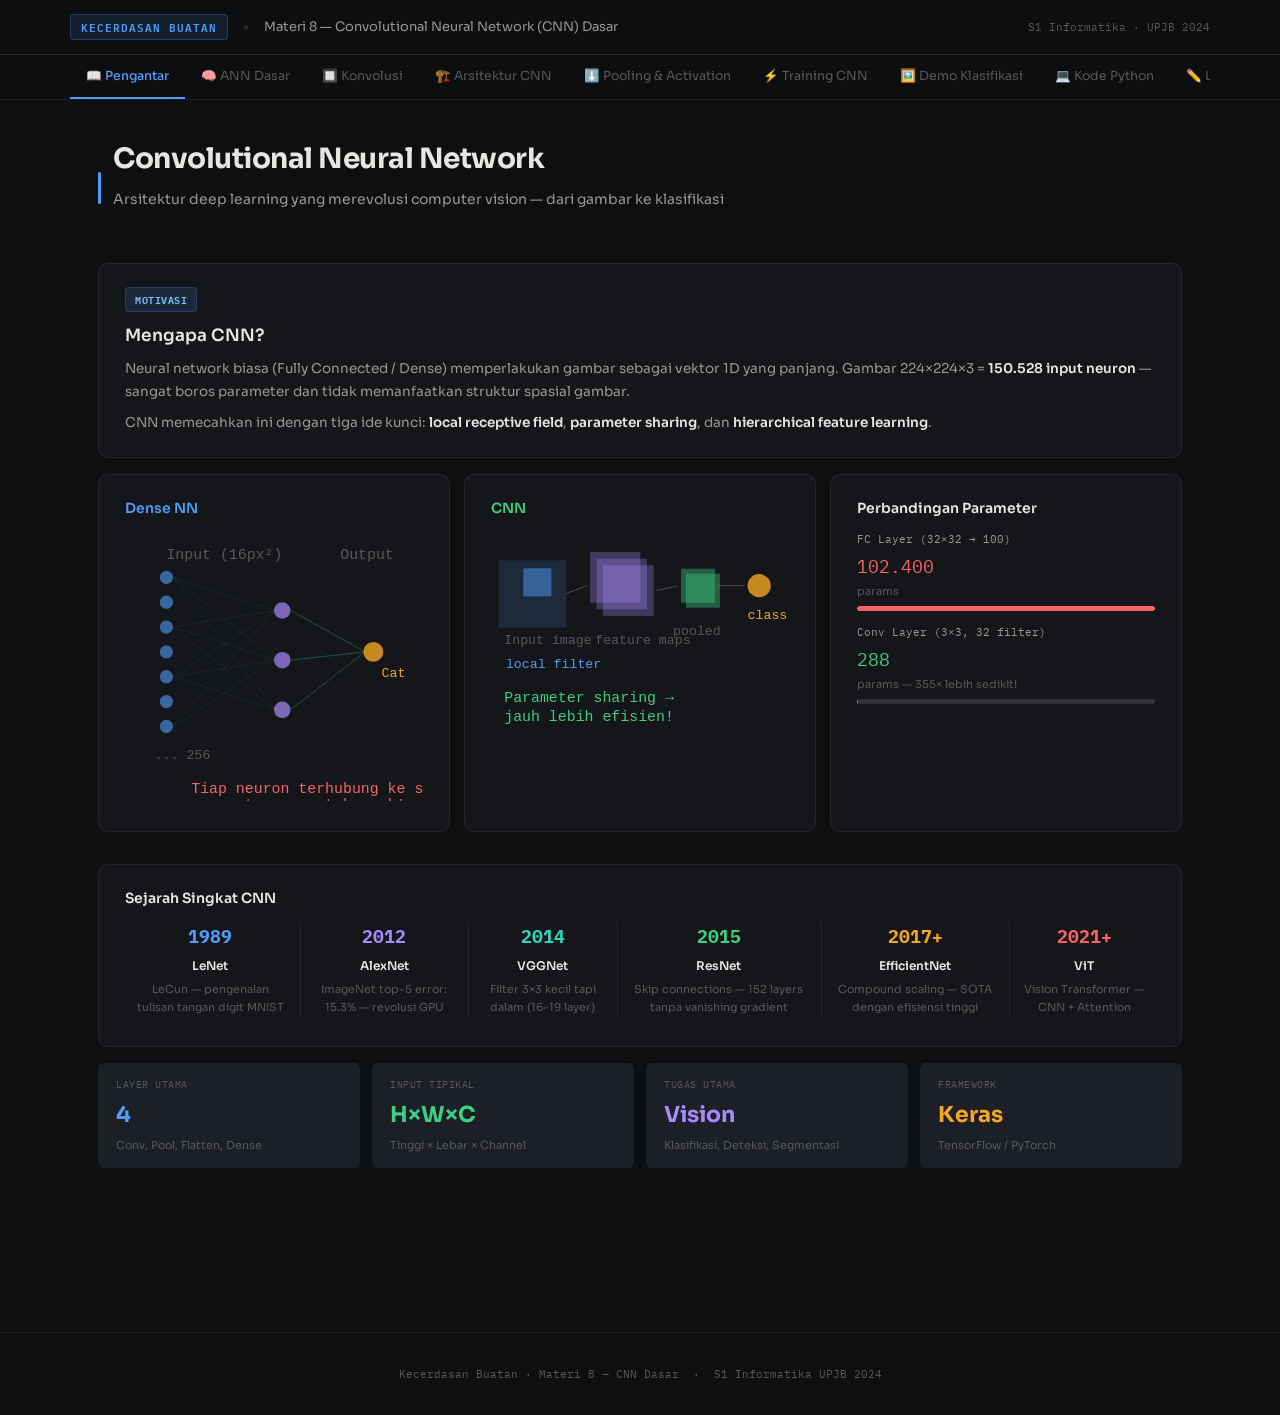
<file: upjb/kecerdasanbuatan/materi-cnn-dasar.html>
<!DOCTYPE html>
<html lang="id">
<head>
<meta charset="UTF-8">
<meta name="viewport" content="width=device-width, initial-scale=1.0">
<title>CNN Dasar — Kecerdasan Buatan</title>
<style>
@import url('https://fonts.googleapis.com/css2?family=IBM+Plex+Mono:wght@400;500;600&family=Sora:wght@300;400;500;600;700&display=swap');

:root {
  --bg:       #0e0f11;
  --bg2:      #14161a;
  --bg3:      #1c1f26;
  --bg4:      #232730;
  --line:     rgba(255,255,255,0.07);
  --line2:    rgba(255,255,255,0.12);
  --text:     #e8e6e0;
  --text2:    #9a9890;
  --text3:    #5a5856;
  --accent:   #4f9cf9;
  --accent2:  #7bc4ff;
  --green:    #3ecf82;
  --amber:    #f5a623;
  --coral:    #f56565;
  --purple:   #a78bfa;
  --teal:     #2dd4bf;
  --r:        10px;
  --rsm:      6px;
  --mono:     'IBM Plex Mono', monospace;
  --sans:     'Sora', sans-serif;
}

*, *::before, *::after { box-sizing: border-box; margin: 0; padding: 0; }

body {
  font-family: var(--sans);
  background: var(--bg);
  color: var(--text);
  line-height: 1.65;
  min-height: 100vh;
}

/* ---- HEADER ---- */
.header {
  position: sticky; top: 0; z-index: 200;
  background: rgba(14,15,17,0.92);
  backdrop-filter: blur(14px);
  border-bottom: 1px solid var(--line2);
  padding: 0 28px;
}
.header-inner {
  max-width: 1140px; margin: 0 auto;
  height: 54px; display: flex; align-items: center; gap: 16px;
}
.hbadge {
  font-family: var(--mono); font-size: 11px; font-weight: 600;
  letter-spacing: 1px; color: var(--accent);
  background: rgba(79,156,249,0.12); border: 1px solid rgba(79,156,249,0.25);
  padding: 3px 10px; border-radius: 4px;
  text-transform: uppercase;
}
.htitle { font-size: 13px; color: var(--text2); font-weight: 400; }
.hdot { width: 4px; height: 4px; border-radius: 50%; background: var(--line2); }

/* ---- NAV ---- */
.nav-wrap {
  position: sticky; top: 54px; z-index: 190;
  background: rgba(14,15,17,0.92);
  backdrop-filter: blur(14px);
  border-bottom: 1px solid var(--line);
  padding: 0 28px;
}
.nav {
  max-width: 1140px; margin: 0 auto;
  display: flex; gap: 0; overflow-x: auto;
}
.nav::-webkit-scrollbar { display: none; }
.nav button {
  font-family: var(--sans); font-size: 12.5px; font-weight: 400;
  padding: 13px 16px; border: none; background: transparent;
  color: var(--text3); cursor: pointer;
  border-bottom: 2px solid transparent;
  white-space: nowrap; transition: all .2s;
}
.nav button:hover { color: var(--text2); }
.nav button.active { color: var(--accent); border-bottom-color: var(--accent); font-weight: 500; }

/* ---- MAIN ---- */
.main { max-width: 1140px; margin: 0 auto; padding: 36px 28px 100px; }
.section { display: none; animation: fadeUp .3s ease; }
.section.active { display: block; }
@keyframes fadeUp { from { opacity:0; transform:translateY(10px); } to { opacity:1; transform:translateY(0); } }

/* ---- CARDS ---- */
.card {
  background: var(--bg2); border: 1px solid var(--line);
  border-radius: var(--r); padding: 22px 26px; margin-bottom: 16px;
}
.card-dark { background: var(--bg3); border-color: var(--line2); }

/* ---- GRID ---- */
.g2 { display: grid; grid-template-columns: 1fr 1fr; gap: 14px; margin-bottom: 16px; }
.g3 { display: grid; grid-template-columns: repeat(3,1fr); gap: 14px; margin-bottom: 16px; }
.g4 { display: grid; grid-template-columns: repeat(4,1fr); gap: 12px; margin-bottom: 16px; }
@media (max-width: 720px) { .g2,.g3,.g4 { grid-template-columns: 1fr; } }

/* ---- TYPE ---- */
.page-h { font-size: 28px; font-weight: 700; letter-spacing: -.5px; margin-bottom: 6px; }
.page-sub { font-size: 14px; color: var(--text2); margin-bottom: 28px; }
h2 { font-size: 17px; font-weight: 600; margin-bottom: 8px; }
h3 { font-size: 14px; font-weight: 600; margin-bottom: 8px; color: var(--text); }
p  { font-size: 13.5px; color: var(--text2); line-height: 1.7; }
ul { font-size: 13.5px; color: var(--text2); line-height: 1.9; padding-left: 18px; }
strong { color: var(--text); font-weight: 600; }

/* ---- BADGES ---- */
.badge {
  display: inline-block; font-family: var(--mono); font-size: 10px; font-weight: 600;
  padding: 3px 9px; border-radius: 4px; margin-bottom: 10px;
  letter-spacing: .5px; text-transform: uppercase;
}
.ba { background: rgba(79,156,249,.15); color: var(--accent2); border: 1px solid rgba(79,156,249,.2); }
.bg { background: rgba(62,207,130,.12); color: var(--green); border: 1px solid rgba(62,207,130,.2); }
.bam { background: rgba(245,166,35,.12); color: var(--amber); border: 1px solid rgba(245,166,35,.2); }
.bc { background: rgba(245,101,101,.12); color: var(--coral); border: 1px solid rgba(245,101,101,.2); }
.bp { background: rgba(167,139,250,.12); color: var(--purple); border: 1px solid rgba(167,139,250,.2); }
.bt { background: rgba(45,212,191,.12); color: var(--teal); border: 1px solid rgba(45,212,191,.2); }

/* ---- TAGS ---- */
.tag { display: inline-block; font-size: 11px; padding: 2px 8px; border-radius: 4px; margin: 2px; }
.ty { background: rgba(62,207,130,.12); color: var(--green); }
.tn { background: rgba(245,101,101,.12); color: var(--coral); }

/* ---- FORMULA ---- */
.formula {
  font-family: var(--mono); font-size: 12.5px;
  background: var(--bg3); border-left: 3px solid var(--accent);
  border-radius: 0 6px 6px 0; padding: 10px 16px;
  color: var(--text); margin: 10px 0; line-height: 1.6;
}

/* ---- STEP ---- */
.step { display: flex; gap: 12px; margin-bottom: 12px; align-items: flex-start; }
.snum {
  min-width: 26px; height: 26px; border-radius: 50%;
  background: rgba(79,156,249,.15); color: var(--accent);
  font-family: var(--mono); font-size: 12px; font-weight: 600;
  display: flex; align-items: center; justify-content: center; flex-shrink: 0;
}

/* ---- CONTROLS ---- */
.ctrl { display: flex; align-items: center; gap: 12px; flex-wrap: wrap; margin-bottom: 12px; }
.ctrl label { font-size: 12px; color: var(--text2); font-weight: 500; font-family: var(--mono); }
.ctrl span  { font-size: 12px; color: var(--text); font-family: var(--mono); min-width: 24px; }
.ctrl input[type=range] {
  -webkit-appearance: none; appearance: none; width: 110px;
  height: 3px; background: var(--line2); border-radius: 2px; outline: none; cursor: pointer;
}
.ctrl input[type=range]::-webkit-slider-thumb {
  -webkit-appearance: none; width: 14px; height: 14px; border-radius: 50%;
  background: var(--accent); cursor: pointer; border: 2px solid var(--bg);
}
.btn {
  font-family: var(--sans); font-size: 12px; font-weight: 500;
  padding: 7px 16px; border-radius: var(--rsm);
  border: 1px solid var(--line2); background: var(--bg3);
  color: var(--text); cursor: pointer; transition: all .15s;
}
.btn:hover { background: var(--bg4); border-color: var(--accent); color: var(--accent); }
.btn-p { background: rgba(79,156,249,.15); color: var(--accent); border-color: rgba(79,156,249,.3); }
.btn-p:hover { background: rgba(79,156,249,.25); }

canvas { border-radius: 8px; display: block; }

/* ---- CODE ---- */
.code {
  font-family: var(--mono); font-size: 12px; line-height: 1.8;
  background: var(--bg3); border: 1px solid var(--line2);
  border-radius: var(--r); padding: 16px 18px; overflow-x: auto;
  color: var(--text); margin: 10px 0;
}
.kw  { color: #c792ea; }
.fn  { color: var(--green); }
.st  { color: var(--amber); }
.cm  { color: var(--text3); }
.nm  { color: var(--accent2); }

/* ---- SOAL ---- */
.soal {
  border: 1px solid var(--line); border-radius: var(--r);
  padding: 16px 20px; margin-bottom: 10px; cursor: pointer;
  transition: border-color .2s, background .2s;
}
.soal:hover { border-color: var(--line2); background: var(--bg3); }
.soal-head { display: flex; justify-content: space-between; gap: 12px; }
.soal-q { font-size: 13.5px; font-weight: 500; }
.soal-icon { color: var(--text3); font-size: 14px; flex-shrink: 0; transition: transform .2s; }
.soal-icon.open { transform: rotate(180deg); }
.soal-ans {
  display: none; margin-top: 14px; padding-top: 14px;
  border-top: 1px solid var(--line); font-size: 13px;
  color: var(--text2); line-height: 1.75;
}
.soal-ans.show { display: block; }

/* ---- METRICS ---- */
.metric { background: var(--bg3); border-radius: var(--rsm); padding: 14px 18px; }
.metric-l { font-family: var(--mono); font-size: 10px; color: var(--text3); margin-bottom: 4px; letter-spacing: .5px; text-transform: uppercase; }
.metric-v { font-size: 22px; font-weight: 700; }
.metric-s { font-size: 11px; color: var(--text3); margin-top: 2px; }

/* ---- PIXEL GRID ---- */
.pixel-grid { display: grid; gap: 2px; }
.pixel-cell {
  width: 100%; aspect-ratio: 1;
  border-radius: 2px; display: flex; align-items: center; justify-content: center;
  font-size: 9px; font-family: var(--mono); color: rgba(255,255,255,.6);
  transition: all .2s; cursor: default;
}

/* ---- LAYER VIZ ---- */
.arch-layer {
  display: flex; flex-direction: column; align-items: center; gap: 4px;
  padding: 10px 8px; border-radius: 8px; min-width: 70px;
}
.arch-label { font-family: var(--mono); font-size: 9px; text-align: center; }

/* ---- PROGRESS BAR ---- */
.pbar { height: 5px; background: var(--line2); border-radius: 3px; overflow: hidden; margin-top: 4px; }
.pfill { height: 100%; border-radius: 3px; transition: width .5s ease; }

/* ---- DIVIDER ---- */
.div { height: 1px; background: var(--line); margin: 20px 0; }

/* ---- SECTION TITLE ---- */
.stitle { display: flex; align-items: center; gap: 12px; margin-bottom: 24px; }
.stbar { width: 3px; height: 32px; border-radius: 2px; }

/* ---- TABLE ---- */
table { width: 100%; border-collapse: collapse; font-size: 13px; }
th { background: var(--bg3); color: var(--text2); font-weight: 500; padding: 9px 12px; text-align: left; font-size: 12px; font-family: var(--mono); }
td { padding: 8px 12px; border-top: 1px solid var(--line); color: var(--text2); }
td:first-child { color: var(--text); font-weight: 500; }

/* ---- INFO BOX ---- */
.info { background: rgba(79,156,249,.07); border: 1px solid rgba(79,156,249,.18); border-radius: var(--rsm); padding: 12px 16px; font-size: 13px; color: var(--accent2); margin: 10px 0; }
.warn { background: rgba(245,166,35,.07); border: 1px solid rgba(245,166,35,.18); border-radius: var(--rsm); padding: 12px 16px; font-size: 13px; color: var(--amber); margin: 10px 0; }

/* ---- FOOTER ---- */
.footer { text-align: center; padding: 32px 0; font-size: 11px; color: var(--text3); border-top: 1px solid var(--line); margin-top: 48px; font-family: var(--mono); }

/* ---- CONV DEMO ---- */
.conv-wrap { display: flex; gap: 20px; align-items: flex-start; flex-wrap: wrap; }
.conv-title { font-family: var(--mono); font-size: 10px; color: var(--text3); margin-bottom: 6px; letter-spacing: .5px; text-transform: uppercase; }
.arrow-sym { font-size: 22px; color: var(--text3); display: flex; align-items: center; padding-top: 28px; }

/* ---- TRAINING CHART ---- */
#train-chart { width: 100%; }

/* ---- FILTER GALLERY ---- */
.filter-grid { display: grid; grid-template-columns: repeat(auto-fill, minmax(140px, 1fr)); gap: 12px; margin-top: 10px; }
.filter-card { background: var(--bg3); border-radius: 8px; padding: 10px; text-align: center; }
.filter-name { font-family: var(--mono); font-size: 10px; color: var(--text3); margin-top: 6px; }

/* Toggle */
.tog-wrap { display: flex; align-items: center; gap: 8px; }
.tog { position: relative; width: 34px; height: 18px; }
.tog input { opacity: 0; width: 100%; height: 100%; position: absolute; cursor: pointer; margin: 0; z-index: 2; }
.tog-track { position: absolute; inset: 0; background: var(--line2); border-radius: 9px; transition: background .2s; }
.tog input:checked ~ .tog-track { background: var(--accent); }
.tog-thumb { position: absolute; top: 2px; left: 2px; width: 14px; height: 14px; border-radius: 50%; background: #fff; transition: transform .2s; pointer-events: none; }
.tog input:checked ~ .tog-thumb { transform: translateX(16px); }
</style>
</head>
<body>

<header class="header">
  <div class="header-inner">
    <div class="hbadge">Kecerdasan Buatan</div>
    <div class="hdot"></div>
    <div class="htitle">Materi 8 — Convolutional Neural Network (CNN) Dasar</div>
    <div style="margin-left:auto;font-family:var(--mono);font-size:11px;color:var(--text3)">S1 Informatika · UPJB 2024</div>
  </div>
</header>

<nav class="nav-wrap">
  <div class="nav">
    <button class="active" onclick="showTab('intro',this)">📖 Pengantar</button>
    <button onclick="showTab('ann',this)">🧠 ANN Dasar</button>
    <button onclick="showTab('conv',this)">🔲 Konvolusi</button>
    <button onclick="showTab('arsitektur',this)">🏗️ Arsitektur CNN</button>
    <button onclick="showTab('pooling',this)">⬇️ Pooling & Activation</button>
    <button onclick="showTab('training',this)">⚡ Training CNN</button>
    <button onclick="showTab('aplikasi',this)">🖼️ Demo Klasifikasi</button>
    <button onclick="showTab('code',this)">💻 Kode Python</button>
    <button onclick="showTab('latihan',this)">✏️ Latihan</button>
  </div>
</nav>

<main class="main">

<!-- ==================== PENGANTAR ==================== -->
<section id="tab-intro" class="section active">
  <div class="stitle">
    <div class="stbar" style="background:var(--accent)"></div>
    <div>
      <div class="page-h">Convolutional Neural Network</div>
      <div class="page-sub">Arsitektur deep learning yang merevolusi computer vision — dari gambar ke klasifikasi</div>
    </div>
  </div>

  <div class="card" style="margin-bottom:16px">
    <span class="badge ba">Motivasi</span>
    <h2>Mengapa CNN?</h2>
    <p style="margin-top:8px">Neural network biasa (Fully Connected / Dense) memperlakukan gambar sebagai vektor 1D yang panjang. Gambar 224×224×3 = <strong>150.528 input neuron</strong> — sangat boros parameter dan tidak memanfaatkan struktur spasial gambar.</p>
    <p style="margin-top:8px">CNN memecahkan ini dengan tiga ide kunci: <strong>local receptive field</strong>, <strong>parameter sharing</strong>, dan <strong>hierarchical feature learning</strong>.</p>
  </div>

  <div class="g3">
    <div class="card">
      <h3 style="color:var(--accent)">Dense NN</h3>
      <svg width="100%" viewBox="0 0 180 160" style="margin-top:8px">
        <text x="25" y="14" font-size="9" fill="#5a5856" font-family="monospace">Input (16px²)</text>
        <text x="130" y="14" font-size="9" fill="#5a5856" font-family="monospace">Output</text>
        <!-- input nodes -->
        <g fill="#4f9cf9" opacity=".6">
          <circle cx="25" cy="25" r="4"/><circle cx="25" cy="40" r="4"/><circle cx="25" cy="55" r="4"/>
          <circle cx="25" cy="70" r="4"/><circle cx="25" cy="85" r="4"/><circle cx="25" cy="100" r="4"/>
          <circle cx="25" cy="115" r="4"/>
        </g>
        <text x="18" y="135" font-size="8" fill="#5a5856" font-family="monospace">... 256</text>
        <!-- connections (messy) -->
        <g stroke="#4f9cf9" stroke-width=".3" opacity=".2">
          <line x1="29" y1="25" x2="91" y2="45"/><line x1="29" y1="25" x2="91" y2="75"/><line x1="29" y1="25" x2="91" y2="105"/>
          <line x1="29" y1="55" x2="91" y2="45"/><line x1="29" y1="55" x2="91" y2="75"/><line x1="29" y1="55" x2="91" y2="105"/>
          <line x1="29" y1="85" x2="91" y2="45"/><line x1="29" y1="85" x2="91" y2="75"/><line x1="29" y1="85" x2="91" y2="105"/>
          <line x1="29" y1="115" x2="91" y2="45"/><line x1="29" y1="115" x2="91" y2="75"/>
        </g>
        <g fill="#a78bfa" opacity=".7">
          <circle cx="95" cy="45" r="5"/><circle cx="95" cy="75" r="5"/><circle cx="95" cy="105" r="5"/>
        </g>
        <line x1="100" y1="45" x2="145" y2="70" stroke="#3ecf82" stroke-width=".5" opacity=".4"/>
        <line x1="100" y1="75" x2="145" y2="70" stroke="#3ecf82" stroke-width=".5" opacity=".4"/>
        <line x1="100" y1="105" x2="145" y2="70" stroke="#3ecf82" stroke-width=".5" opacity=".4"/>
        <circle cx="150" cy="70" r="6" fill="#f5a623" opacity=".8"/>
        <text x="155" y="85" font-size="8" fill="#f5a623" font-family="monospace">Cat</text>
        <text x="40" y="155" font-size="9" fill="#f56565" font-family="monospace">Tiap neuron terhubung ke semua →</text>
        <text x="40" y="165" font-size="9" fill="#f56565" font-family="monospace">parameter sangat banyak!</text>
      </svg>
    </div>
    <div class="card">
      <h3 style="color:var(--green)">CNN</h3>
      <svg width="100%" viewBox="0 0 180 160" style="margin-top:8px">
        <!-- input image -->
        <rect x="5" y="15" width="40" height="40" fill="#4f9cf9" opacity=".15" stroke="#4f9cf9" stroke-width=".5"/>
        <text x="8" y="65" font-size="8" fill="#5a5856" font-family="monospace">Input image</text>
        <!-- filter -->
        <rect x="20" y="20" width="16" height="16" fill="#4f9cf9" opacity=".5" stroke="#4f9cf9" stroke-width="1"/>
        <text x="9" y="80" font-size="8" fill="#4f9cf9" font-family="monospace">local filter</text>
        <!-- feature maps -->
        <rect x="60" y="10" width="30" height="30" fill="#a78bfa" opacity=".3" stroke="#a78bfa" stroke-width=".5"/>
        <rect x="64" y="14" width="30" height="30" fill="#a78bfa" opacity=".3" stroke="#a78bfa" stroke-width=".5"/>
        <rect x="68" y="18" width="30" height="30" fill="#a78bfa" opacity=".3" stroke="#a78bfa" stroke-width=".5"/>
        <text x="63" y="65" font-size="8" fill="#5a5856" font-family="monospace">feature maps</text>
        <!-- pooling -->
        <rect x="115" y="20" width="20" height="20" fill="#3ecf82" opacity=".4" stroke="#3ecf82" stroke-width=".5"/>
        <rect x="118" y="23" width="20" height="20" fill="#3ecf82" opacity=".4" stroke="#3ecf82" stroke-width=".5"/>
        <text x="110" y="60" font-size="8" fill="#5a5856" font-family="monospace">pooled</text>
        <!-- output -->
        <circle cx="162" cy="30" r="7" fill="#f5a623" opacity=".8"/>
        <text x="155" y="50" font-size="8" fill="#f5a623" font-family="monospace">class</text>
        <!-- arrows -->
        <line x1="45" y1="35" x2="58" y2="30" stroke="#e8e6e0" stroke-width=".5" opacity=".3" marker-end="url(#arr)"/>
        <line x1="100" y1="33" x2="113" y2="30" stroke="#e8e6e0" stroke-width=".5" opacity=".3"/>
        <line x1="137" y1="30" x2="153" y2="30" stroke="#e8e6e0" stroke-width=".5" opacity=".3"/>
        <text x="8" y="100" font-size="9" fill="#3ecf82" font-family="monospace">Parameter sharing →</text>
        <text x="8" y="112" font-size="9" fill="#3ecf82" font-family="monospace">jauh lebih efisien!</text>
      </svg>
    </div>
    <div class="card">
      <h3>Perbandingan Parameter</h3>
      <div style="margin-top:10px">
        <div style="margin-bottom:12px">
          <div style="font-family:var(--mono);font-size:11px;color:var(--text2);margin-bottom:4px">FC Layer (32×32 → 100)</div>
          <div style="font-family:var(--mono);font-size:18px;color:var(--coral)">102.400</div>
          <div style="font-size:11px;color:var(--text3)">params</div>
          <div class="pbar" style="margin-top:6px"><div class="pfill" style="width:100%;background:var(--coral)"></div></div>
        </div>
        <div>
          <div style="font-family:var(--mono);font-size:11px;color:var(--text2);margin-bottom:4px">Conv Layer (3×3, 32 filter)</div>
          <div style="font-family:var(--mono);font-size:18px;color:var(--green)">288</div>
          <div style="font-size:11px;color:var(--text3)">params — 355× lebih sedikit!</div>
          <div class="pbar" style="margin-top:6px"><div class="pfill" style="width:0.3%;background:var(--green)"></div></div>
        </div>
      </div>
    </div>
  </div>

  <div class="card">
    <h3>Sejarah Singkat CNN</h3>
    <div style="display:flex;gap:0;overflow-x:auto;padding-bottom:8px;margin-top:12px">
      <div style="min-width:120px;text-align:center;padding:0 8px">
        <div style="font-family:var(--mono);font-size:18px;font-weight:700;color:var(--accent)">1989</div>
        <div style="font-size:12px;font-weight:600;margin:4px 0;color:var(--text)">LeNet</div>
        <div style="font-size:11px;color:var(--text3)">LeCun — pengenalan tulisan tangan digit MNIST</div>
      </div>
      <div style="width:1px;background:var(--line);margin:0 4px;min-height:80px"></div>
      <div style="min-width:120px;text-align:center;padding:0 8px">
        <div style="font-family:var(--mono);font-size:18px;font-weight:700;color:var(--purple)">2012</div>
        <div style="font-size:12px;font-weight:600;margin:4px 0;color:var(--text)">AlexNet</div>
        <div style="font-size:11px;color:var(--text3)">ImageNet top-5 error: 15.3% — revolusi GPU</div>
      </div>
      <div style="width:1px;background:var(--line);margin:0 4px;min-height:80px"></div>
      <div style="min-width:120px;text-align:center;padding:0 8px">
        <div style="font-family:var(--mono);font-size:18px;font-weight:700;color:var(--teal)">2014</div>
        <div style="font-size:12px;font-weight:600;margin:4px 0;color:var(--text)">VGGNet</div>
        <div style="font-size:11px;color:var(--text3)">Filter 3×3 kecil tapi dalam (16-19 layer)</div>
      </div>
      <div style="width:1px;background:var(--line);margin:0 4px;min-height:80px"></div>
      <div style="min-width:120px;text-align:center;padding:0 8px">
        <div style="font-family:var(--mono);font-size:18px;font-weight:700;color:var(--green)">2015</div>
        <div style="font-size:12px;font-weight:600;margin:4px 0;color:var(--text)">ResNet</div>
        <div style="font-size:11px;color:var(--text3)">Skip connections — 152 layers tanpa vanishing gradient</div>
      </div>
      <div style="width:1px;background:var(--line);margin:0 4px;min-height:80px"></div>
      <div style="min-width:120px;text-align:center;padding:0 8px">
        <div style="font-family:var(--mono);font-size:18px;font-weight:700;color:var(--amber)">2017+</div>
        <div style="font-size:12px;font-weight:600;margin:4px 0;color:var(--text)">EfficientNet</div>
        <div style="font-size:11px;color:var(--text3)">Compound scaling — SOTA dengan efisiensi tinggi</div>
      </div>
      <div style="width:1px;background:var(--line);margin:0 4px;min-height:80px"></div>
      <div style="min-width:120px;text-align:center;padding:0 8px">
        <div style="font-family:var(--mono);font-size:18px;font-weight:700;color:var(--coral)">2021+</div>
        <div style="font-size:12px;font-weight:600;margin:4px 0;color:var(--text)">ViT</div>
        <div style="font-size:11px;color:var(--text3)">Vision Transformer — CNN + Attention</div>
      </div>
    </div>
  </div>

  <div class="g4">
    <div class="metric"><div class="metric-l">Layer utama</div><div class="metric-v" style="color:var(--accent)">4</div><div class="metric-s">Conv, Pool, Flatten, Dense</div></div>
    <div class="metric"><div class="metric-l">Input tipikal</div><div class="metric-v" style="color:var(--green)">H×W×C</div><div class="metric-s">Tinggi × Lebar × Channel</div></div>
    <div class="metric"><div class="metric-l">Tugas utama</div><div class="metric-v" style="color:var(--purple)">Vision</div><div class="metric-s">Klasifikasi, Deteksi, Segmentasi</div></div>
    <div class="metric"><div class="metric-l">Framework</div><div class="metric-v" style="color:var(--amber)">Keras</div><div class="metric-s">TensorFlow / PyTorch</div></div>
  </div>
</section>

<!-- ==================== ANN DASAR ==================== -->
<section id="tab-ann" class="section">
  <div class="stitle">
    <div class="stbar" style="background:var(--purple)"></div>
    <div>
      <div class="page-h">Artificial Neural Network</div>
      <div class="page-sub">Fondasi CNN — memahami neuron, layer, dan forward pass</div>
    </div>
  </div>

  <div class="g2">
    <div class="card">
      <span class="badge bp">Neuron Biologis → Artifisial</span>
      <h2>Perceptron</h2>
      <p style="margin-top:8px">Satu neuron menerima beberapa input, mengalikan dengan bobot (weight), menjumlahkan, menambah bias, lalu melewati fungsi aktivasi.</p>
      <div class="formula">y = f( Σ wᵢ·xᵢ + b )</div>
      <p>w = weights, x = inputs, b = bias, f = activation function</p>
      <svg width="100%" viewBox="0 0 340 160" style="margin-top:14px">
        <!-- inputs -->
        <circle cx="30" cy="40" r="14" fill="var(--bg3)" stroke="var(--accent)" stroke-width="1"/>
        <text x="30" y="44" text-anchor="middle" font-size="11" fill="var(--accent)" font-family="monospace">x₁</text>
        <circle cx="30" cy="80" r="14" fill="var(--bg3)" stroke="var(--accent)" stroke-width="1"/>
        <text x="30" y="84" text-anchor="middle" font-size="11" fill="var(--accent)" font-family="monospace">x₂</text>
        <circle cx="30" cy="120" r="14" fill="var(--bg3)" stroke="var(--accent)" stroke-width="1"/>
        <text x="30" y="124" text-anchor="middle" font-size="11" fill="var(--accent)" font-family="monospace">x₃</text>
        <!-- weights -->
        <line x1="44" y1="40" x2="145" y2="75" stroke="var(--amber)" stroke-width="1.5" opacity=".7"/>
        <line x1="44" y1="80" x2="145" y2="80" stroke="var(--purple)" stroke-width="1.5" opacity=".7"/>
        <line x1="44" y1="120" x2="145" y2="85" stroke="var(--teal)" stroke-width="1.5" opacity=".7"/>
        <text x="80" y="60" font-size="10" fill="var(--amber)" font-family="monospace">w₁</text>
        <text x="85" y="77" font-size="10" fill="var(--purple)" font-family="monospace">w₂</text>
        <text x="80" y="108" font-size="10" fill="var(--teal)" font-family="monospace">w₃</text>
        <!-- neuron body -->
        <circle cx="165" cy="80" r="28" fill="var(--bg3)" stroke="var(--green)" stroke-width="1.5"/>
        <text x="165" y="76" text-anchor="middle" font-size="9" fill="var(--text2)" font-family="monospace">Σ+b</text>
        <text x="165" y="89" text-anchor="middle" font-size="9" fill="var(--green)" font-family="monospace">f(z)</text>
        <!-- bias -->
        <circle cx="165" cy="20" r="10" fill="var(--bg3)" stroke="var(--text3)" stroke-width="1" stroke-dasharray="3 2"/>
        <text x="165" y="24" text-anchor="middle" font-size="10" fill="var(--text3)" font-family="monospace">b</text>
        <line x1="165" y1="30" x2="165" y2="52" stroke="var(--text3)" stroke-width="1" opacity=".4" stroke-dasharray="3 2"/>
        <!-- output -->
        <line x1="193" y1="80" x2="238" y2="80" stroke="var(--green)" stroke-width="1.5"/>
        <circle cx="255" cy="80" r="14" fill="var(--bg3)" stroke="var(--green)" stroke-width="1.5"/>
        <text x="255" y="84" text-anchor="middle" font-size="11" fill="var(--green)" font-family="monospace">y</text>
        <!-- arrow -->
        <polygon points="238,76 248,80 238,84" fill="var(--green)" opacity=".7"/>
      </svg>
    </div>
    <div class="card">
      <h3>Fungsi Aktivasi Umum</h3>
      <canvas id="act-canvas" width="400" height="200" style="width:100%;margin-top:8px"></canvas>
      <div style="display:flex;gap:14px;margin-top:8px;flex-wrap:wrap">
        <div style="display:flex;align-items:center;gap:5px"><div style="width:12px;height:3px;background:#4f9cf9;border-radius:2px"></div><span style="font-size:11px;font-family:var(--mono);color:var(--text2)">ReLU</span></div>
        <div style="display:flex;align-items:center;gap:5px"><div style="width:12px;height:3px;background:#a78bfa;border-radius:2px"></div><span style="font-size:11px;font-family:var(--mono);color:var(--text2)">Sigmoid</span></div>
        <div style="display:flex;align-items:center;gap:5px"><div style="width:12px;height:3px;background:#3ecf82;border-radius:2px"></div><span style="font-size:11px;font-family:var(--mono);color:var(--text2)">Tanh</span></div>
      </div>
    </div>
  </div>

  <div class="card">
    <h3>Multi-Layer Perceptron (MLP) — Simulasi Interaktif</h3>
    <div class="ctrl">
      <label>Hidden layers:</label>
      <input type="range" min="1" max="4" value="2" id="mlp-layers" oninput="document.getElementById('mlp-lv').textContent=this.value;drawMLP()">
      <span id="mlp-lv">2</span>
      <label>Neurons per layer:</label>
      <input type="range" min="2" max="8" value="4" id="mlp-neurons" oninput="document.getElementById('mlp-nv').textContent=this.value;drawMLP()">
      <span id="mlp-nv">4</span>
      <button class="btn btn-p" onclick="animateMLP()">▶ Forward Pass</button>
    </div>
    <canvas id="mlp-canvas" width="900" height="280" style="width:100%;border:1px solid var(--line);border-radius:8px"></canvas>
    <div id="mlp-params" style="font-family:var(--mono);font-size:12px;color:var(--text2);margin-top:8px"></div>
  </div>
</section>

<!-- ==================== KONVOLUSI ==================== -->
<section id="tab-conv" class="section">
  <div class="stitle">
    <div class="stbar" style="background:var(--teal)"></div>
    <div>
      <div class="page-h">Operasi Konvolusi</div>
      <div class="page-sub">Inti dari CNN — bagaimana filter mendeteksi fitur dalam gambar</div>
    </div>
  </div>

  <div class="g2">
    <div class="card">
      <span class="badge bt">Definisi Matematis</span>
      <h2>Konvolusi 2D</h2>
      <p style="margin-top:8px">Operasi konvolusi menggeser sebuah <strong>filter/kernel</strong> kecil di atas input, mengalikan elemen-per-elemen, dan menjumlahkan hasilnya menjadi satu nilai dalam feature map.</p>
      <div class="formula">S(i,j) = (I * K)(i,j) = Σₘ Σₙ I(i+m, j+n) · K(m,n)</div>
      <p>I = input image, K = kernel/filter, S = feature map</p>
      <div class="info" style="margin-top:12px">
        💡 Satu filter mendeteksi <strong>satu jenis fitur</strong> (misalnya tepi vertikal). CNN punya banyak filter, tiap filter belajar fitur yang berbeda.
      </div>
    </div>
    <div class="card">
      <h3>Ukuran Output Feature Map</h3>
      <div class="formula">Output = ⌊(N + 2P - F) / S⌋ + 1</div>
      <p style="margin-bottom:12px">N = ukuran input, F = ukuran filter, P = padding, S = stride</p>
      <div class="ctrl">
        <label>N (input):</label>
        <input type="range" min="5" max="12" value="7" id="co-n" oninput="updateConvOutput()">
        <span id="co-nv">7</span>
        <label>F (filter):</label>
        <input type="range" min="1" max="5" value="3" id="co-f" oninput="updateConvOutput()">
        <span id="co-fv">3</span>
      </div>
      <div class="ctrl">
        <label>P (pad):</label>
        <input type="range" min="0" max="3" value="0" id="co-p" oninput="updateConvOutput()">
        <span id="co-pv">0</span>
        <label>S (stride):</label>
        <input type="range" min="1" max="3" value="1" id="co-s" oninput="updateConvOutput()">
        <span id="co-sv">1</span>
      </div>
      <div id="co-result" style="font-family:var(--mono);font-size:20px;color:var(--green);margin-top:8px"></div>
    </div>
  </div>

  <div class="card">
    <h3>🎛️ Demo Konvolusi Interaktif</h3>
    <p style="margin-bottom:12px">Pilih filter dan lihat operasi konvolusi secara visual. Filter bergerak di atas input image.</p>
    <div class="ctrl">
      <label>Filter:</label>
      <select id="filter-sel" onchange="updateFilter()" style="font-family:var(--mono);font-size:12px;padding:5px 10px;background:var(--bg3);color:var(--text);border:1px solid var(--line2);border-radius:4px">
        <option value="edge-v">Edge Vertikal</option>
        <option value="edge-h">Edge Horizontal</option>
        <option value="sharpen">Sharpen</option>
        <option value="blur">Blur (Gaussian)</option>
        <option value="emboss">Emboss</option>
      </select>
      <button class="btn btn-p" id="conv-btn" onclick="animateConv()">▶ Animasi Konvolusi</button>
    </div>
    <div style="display:flex;gap:24px;align-items:flex-start;flex-wrap:wrap;margin-top:8px">
      <div>
        <div class="conv-title">Input (8×8)</div>
        <canvas id="input-canvas" width="200" height="200" style="border:1px solid var(--line)"></canvas>
      </div>
      <div style="display:flex;flex-direction:column;align-items:center;justify-content:center;padding-top:40px;gap:8px">
        <div style="font-family:var(--mono);font-size:10px;color:var(--text3)">*</div>
        <div class="conv-title" style="text-align:center">Kernel</div>
        <canvas id="kernel-canvas" width="90" height="90" style="border:1px solid var(--line)"></canvas>
        <div id="kernel-values" style="font-family:var(--mono);font-size:9px;color:var(--text3);text-align:center"></div>
      </div>
      <div style="display:flex;flex-direction:column;align-items:center;justify-content:center;padding-top:40px">
        <div style="font-family:var(--mono);font-size:18px;color:var(--text3)">→</div>
      </div>
      <div>
        <div class="conv-title">Output Feature Map (6×6)</div>
        <canvas id="output-canvas" width="200" height="200" style="border:1px solid var(--line)"></canvas>
      </div>
      <div style="padding-top:32px">
        <div class="conv-title">Highlight Kalkulasi</div>
        <div id="calc-box" style="font-family:var(--mono);font-size:11px;color:var(--text2);max-width:180px;line-height:1.8;background:var(--bg3);border-radius:6px;padding:10px;border:1px solid var(--line)">
          Klik ▶ untuk lihat konvolusi bergerak
        </div>
      </div>
    </div>
  </div>

  <div class="card">
    <h3>Hyperparameter Konvolusi</h3>
    <table style="margin-top:10px">
      <thead><tr><th>Parameter</th><th>Deskripsi</th><th>Nilai Umum</th><th>Efek</th></tr></thead>
      <tbody>
        <tr><td>Kernel Size</td><td>Ukuran filter (F×F)</td><td>3×3, 5×5, 7×7</td><td>Kecil = fitur lokal; Besar = fitur global</td></tr>
        <tr><td>Stride</td><td>Langkah geser filter</td><td>1, 2</td><td>Besar = output lebih kecil (downsampling)</td></tr>
        <tr><td>Padding</td><td>Tambah piksel di tepi</td><td>same / valid</td><td>Same = output ukuran sama; Valid = tanpa padding</td></tr>
        <tr><td>Num Filters</td><td>Jumlah filter berbeda</td><td>32, 64, 128, 256</td><td>Lebih banyak = lebih banyak fitur dipelajari</td></tr>
      </tbody>
    </table>
  </div>
</section>

<!-- ==================== ARSITEKTUR CNN ==================== -->
<section id="tab-arsitektur" class="section">
  <div class="stitle">
    <div class="stbar" style="background:var(--amber)"></div>
    <div>
      <div class="page-h">Arsitektur CNN</div>
      <div class="page-sub">Susunan layer dari input gambar hingga prediksi kelas</div>
    </div>
  </div>

  <div class="card" style="margin-bottom:16px">
    <h3>Visualisasi Arsitektur CNN Lengkap</h3>
    <canvas id="arch-canvas" width="900" height="280" style="width:100%;border:1px solid var(--line);border-radius:8px;margin-top:10px"></canvas>
    <div style="display:flex;gap:16px;margin-top:10px;flex-wrap:wrap">
      <div style="display:flex;align-items:center;gap:6px"><div style="width:14px;height:14px;background:rgba(79,156,249,.4);border-radius:2px;border:1px solid var(--accent)"></div><span style="font-size:11px;font-family:var(--mono);color:var(--text2)">Conv Layer</span></div>
      <div style="display:flex;align-items:center;gap:6px"><div style="width:14px;height:14px;background:rgba(245,166,35,.4);border-radius:2px;border:1px solid var(--amber)"></div><span style="font-size:11px;font-family:var(--mono);color:var(--text2)">Pool Layer</span></div>
      <div style="display:flex;align-items:center;gap:6px"><div style="width:14px;height:14px;background:rgba(167,139,250,.4);border-radius:2px;border:1px solid var(--purple)"></div><span style="font-size:11px;font-family:var(--mono);color:var(--text2)">Flatten</span></div>
      <div style="display:flex;align-items:center;gap:6px"><div style="width:14px;height:14px;background:rgba(62,207,130,.4);border-radius:2px;border:1px solid var(--green)"></div><span style="font-size:11px;font-family:var(--mono);color:var(--text2)">Dense / FC</span></div>
    </div>
  </div>

  <div class="g2">
    <div class="card">
      <h3>Bagian Feature Extraction</h3>
      <div style="margin-top:8px;display:flex;flex-direction:column;gap:12px">
        <div style="border-left:3px solid var(--accent);padding-left:12px">
          <div style="font-weight:600;font-size:13px;color:var(--text);margin-bottom:3px">Conv Layer</div>
          <p>Mengaplikasikan N filter untuk menghasilkan N feature map. Mendeteksi pola lokal: tepi, sudut, tekstur, warna.</p>
        </div>
        <div style="border-left:3px solid var(--green);padding-left:12px">
          <div style="font-weight:600;font-size:13px;color:var(--text);margin-bottom:3px">Batch Norm (opsional)</div>
          <p>Normalisasi output setiap layer → training lebih stabil dan cepat.</p>
        </div>
        <div style="border-left:3px solid var(--purple);padding-left:12px">
          <div style="font-weight:600;font-size:13px;color:var(--text);margin-bottom:3px">Activation (ReLU)</div>
          <p>Menambah non-linearitas: f(x) = max(0, x). Mengatasi vanishing gradient.</p>
        </div>
        <div style="border-left:3px solid var(--amber);padding-left:12px">
          <div style="font-weight:600;font-size:13px;color:var(--text);margin-bottom:3px">Pooling Layer</div>
          <p>Mengurangi ukuran spasial (downsampling) → lebih sedikit parameter, translasi invariant.</p>
        </div>
      </div>
    </div>
    <div class="card">
      <h3>Bagian Classification</h3>
      <div style="margin-top:8px;display:flex;flex-direction:column;gap:12px">
        <div style="border-left:3px solid var(--teal);padding-left:12px">
          <div style="font-weight:600;font-size:13px;color:var(--text);margin-bottom:3px">Flatten</div>
          <p>Mengubah tensor 3D (H×W×C) menjadi vektor 1D. Jembatan antara konvolusi dan dense layer.</p>
        </div>
        <div style="border-left:3px solid var(--green);padding-left:12px">
          <div style="font-weight:600;font-size:13px;color:var(--text);margin-bottom:3px">Dense / FC Layer</div>
          <p>Fully connected — setiap neuron terhubung ke semua input. Belajar kombinasi fitur tingkat tinggi.</p>
        </div>
        <div style="border-left:3px solid var(--coral);padding-left:12px">
          <div style="font-weight:600;font-size:13px;color:var(--text);margin-bottom:3px">Dropout (regularisasi)</div>
          <p>Menonaktifkan sebagian neuron secara acak saat training → mencegah overfitting.</p>
        </div>
        <div style="border-left:3px solid var(--amber);padding-left:12px">
          <div style="font-weight:600;font-size:13px;color:var(--text);margin-bottom:3px">Softmax (output)</div>
          <p>Mengubah logit menjadi probabilitas — jumlah semua kelas = 1.</p>
          <div class="formula" style="font-size:11px;margin-top:4px">σ(z)ᵢ = eᶻⁱ / Σⱼ eᶻʲ</div>
        </div>
      </div>
    </div>
  </div>

  <div class="card">
    <h3>Hierarki Fitur yang Dipelajari CNN</h3>
    <svg width="100%" viewBox="0 0 900 120">
      <!-- Layer labels -->
      <text x="80" y="18" text-anchor="middle" font-size="11" fill="var(--text2)" font-family="monospace">Layer 1</text>
      <text x="260" y="18" text-anchor="middle" font-size="11" fill="var(--text2)" font-family="monospace">Layer 2</text>
      <text x="440" y="18" text-anchor="middle" font-size="11" fill="var(--text2)" font-family="monospace">Layer 3</text>
      <text x="650" y="18" text-anchor="middle" font-size="11" fill="var(--text2)" font-family="monospace">Layer Akhir</text>
      <!-- Feature descriptions -->
      <rect x="20" y="28" width="120" height="44" rx="6" fill="rgba(79,156,249,.12)" stroke="rgba(79,156,249,.3)" stroke-width="1"/>
      <text x="80" y="48" text-anchor="middle" font-size="11" fill="var(--accent)">Tepi, Gradien</text>
      <text x="80" y="63" text-anchor="middle" font-size="10" fill="var(--text3)">edges, colors</text>
      <rect x="200" y="28" width="120" height="44" rx="6" fill="rgba(167,139,250,.12)" stroke="rgba(167,139,250,.3)" stroke-width="1"/>
      <text x="260" y="48" text-anchor="middle" font-size="11" fill="var(--purple)">Tekstur, Sudut</text>
      <text x="260" y="63" text-anchor="middle" font-size="10" fill="var(--text3)">corners, curves</text>
      <rect x="380" y="28" width="120" height="44" rx="6" fill="rgba(62,207,130,.12)" stroke="rgba(62,207,130,.3)" stroke-width="1"/>
      <text x="440" y="48" text-anchor="middle" font-size="11" fill="var(--green)">Bagian Objek</text>
      <text x="440" y="63" text-anchor="middle" font-size="10" fill="var(--text3)">ears, wheels, etc</text>
      <rect x="560" y="28" width="160" height="44" rx="6" fill="rgba(245,166,35,.12)" stroke="rgba(245,166,35,.3)" stroke-width="1"/>
      <text x="640" y="48" text-anchor="middle" font-size="11" fill="var(--amber)">Objek Lengkap</text>
      <text x="640" y="63" text-anchor="middle" font-size="10" fill="var(--text3)">kucing, mobil, dll</text>
      <!-- arrows -->
      <line x1="140" y1="50" x2="198" y2="50" stroke="var(--line2)" stroke-width="1.5" marker-end="url(#arr2)"/>
      <line x1="320" y1="50" x2="378" y2="50" stroke="var(--line2)" stroke-width="1.5" marker-end="url(#arr2)"/>
      <line x1="500" y1="50" x2="558" y2="50" stroke="var(--line2)" stroke-width="1.5" marker-end="url(#arr2)"/>
      <!-- Complexity bar -->
      <text x="10" y="105" font-size="10" fill="var(--text3)" font-family="monospace">abstraksi rendah</text>
      <line x1="100" y1="100" x2="790" y2="100" stroke="var(--line2)" stroke-width="1"/>
      <polygon points="790,96 800,100 790,104" fill="var(--text3)" opacity=".5"/>
      <text x="700" y="105" font-size="10" fill="var(--text3)" font-family="monospace">abstraksi tinggi</text>
      <defs>
        <marker id="arr2" viewBox="0 0 10 10" refX="8" refY="5" markerWidth="5" markerHeight="5" orient="auto">
          <path d="M2 1L8 5L2 9" fill="none" stroke="var(--line2)" stroke-width="1.5"/>
        </marker>
      </defs>
    </svg>
  </div>
</section>

<!-- ==================== POOLING & ACTIVATION ==================== -->
<section id="tab-pooling" class="section">
  <div class="stitle">
    <div class="stbar" style="background:var(--green)"></div>
    <div>
      <div class="page-h">Pooling & Fungsi Aktivasi</div>
      <div class="page-sub">Downsampling dan non-linearitas — dua komponen krusial CNN</div>
    </div>
  </div>

  <div class="g2">
    <div class="card">
      <span class="badge bg">Pooling Layer</span>
      <h2>Jenis Pooling</h2>
      <p style="margin-top:8px">Pooling mengurangi ukuran spasial feature map, mengurangi jumlah parameter, dan membuat representasi lebih robust terhadap translasi kecil.</p>
      <div style="margin-top:14px;display:flex;flex-direction:column;gap:12px">
        <div style="border-left:3px solid var(--accent);padding-left:12px">
          <div style="font-weight:600;font-size:13px;color:var(--text);margin-bottom:2px">Max Pooling ⭐ (paling umum)</div>
          <p>Ambil nilai MAXIMUM dari setiap window. Menangkap fitur yang paling menonjol.</p>
          <div class="formula" style="font-size:11px;margin-top:6px">Output = max(window)</div>
        </div>
        <div style="border-left:3px solid var(--purple);padding-left:12px">
          <div style="font-weight:600;font-size:13px;color:var(--text);margin-bottom:2px">Average Pooling</div>
          <p>Rata-rata nilai dalam window. Lebih halus, sering dipakai di layer akhir.</p>
        </div>
        <div style="border-left:3px solid var(--teal);padding-left:12px">
          <div style="font-weight:600;font-size:13px;color:var(--text);margin-bottom:2px">Global Average Pooling (GAP)</div>
          <p>Rata-rata seluruh feature map → satu nilai per channel. Menggantikan Flatten di arsitektur modern.</p>
        </div>
      </div>
    </div>
    <div class="card">
      <h3>Demo Max Pooling vs Average Pooling</h3>
      <div class="ctrl" style="margin-top:8px">
        <label>Window size:</label>
        <input type="range" min="2" max="4" value="2" id="pool-w" oninput="document.getElementById('pool-wv').textContent=this.value+'×'+this.value;drawPooling()">
        <span id="pool-wv">2×2</span>
      </div>
      <canvas id="pool-canvas" width="420" height="240" style="width:100%;border:1px solid var(--line);border-radius:8px;margin-top:4px"></canvas>
    </div>
  </div>

  <div class="card">
    <h3>Fungsi Aktivasi — Detail</h3>
    <div class="g4" style="margin-top:10px;margin-bottom:0">
      <div class="card-dark" style="padding:14px">
        <div style="font-weight:600;font-size:13px;color:var(--accent);margin-bottom:4px">ReLU</div>
        <div class="formula" style="font-size:11px;margin:6px 0">f(x) = max(0, x)</div>
        <p style="font-size:12px">Default untuk hidden layer CNN. Cepat, tidak vanishing gradient (untuk x>0).</p>
        <div style="display:flex;gap:4px;margin-top:6px;flex-wrap:wrap">
          <span class="tag ty">Cepat</span><span class="tag ty">Standar</span>
          <span class="tag tn">Dying ReLU</span>
        </div>
      </div>
      <div class="card-dark" style="padding:14px">
        <div style="font-weight:600;font-size:13px;color:var(--purple);margin-bottom:4px">Leaky ReLU</div>
        <div class="formula" style="font-size:11px;margin:6px 0">f(x) = max(αx, x), α=0.01</div>
        <p style="font-size:12px">Perbaikan ReLU — neuron tetap aktif untuk x negatif.</p>
        <div style="display:flex;gap:4px;margin-top:6px;flex-wrap:wrap">
          <span class="tag ty">No dying</span><span class="tag ty">Lebih stabil</span>
        </div>
      </div>
      <div class="card-dark" style="padding:14px">
        <div style="font-weight:600;font-size:13px;color:var(--amber);margin-bottom:4px">Sigmoid</div>
        <div class="formula" style="font-size:11px;margin:6px 0">σ(x) = 1 / (1 + e⁻ˣ)</div>
        <p style="font-size:12px">Output [0,1]. Cocok untuk output layer binary classification.</p>
        <div style="display:flex;gap:4px;margin-top:6px;flex-wrap:wrap">
          <span class="tag ty">Probabilistik</span>
          <span class="tag tn">Vanishing gradient</span>
        </div>
      </div>
      <div class="card-dark" style="padding:14px">
        <div style="font-weight:600;font-size:13px;color:var(--green);margin-bottom:4px">Softmax</div>
        <div class="formula" style="font-size:11px;margin:6px 0">σ(z)ᵢ = eᶻⁱ / Σeᶻʲ</div>
        <p style="font-size:12px">Multi-class output. Probabilitas semua kelas = 1.</p>
        <div style="display:flex;gap:4px;margin-top:6px;flex-wrap:wrap">
          <span class="tag ty">Multi-class</span><span class="tag ty">Probabilitas</span>
        </div>
      </div>
    </div>
  </div>
</section>

<!-- ==================== TRAINING CNN ==================== -->
<section id="tab-training" class="section">
  <div class="stitle">
    <div class="stbar" style="background:var(--coral)"></div>
    <div>
      <div class="page-h">Training CNN</div>
      <div class="page-sub">Loss function, backpropagation, optimizer, dan teknik regularisasi</div>
    </div>
  </div>

  <div class="g2">
    <div class="card">
      <span class="badge bc">Loss Function</span>
      <h2>Mengukur Kesalahan</h2>
      <div style="margin-top:8px;display:flex;flex-direction:column;gap:10px">
        <div style="border-left:3px solid var(--accent);padding-left:12px">
          <div style="font-weight:600;font-size:13px;color:var(--text)">Categorical Cross-Entropy (multi-class)</div>
          <div class="formula" style="font-size:11px;margin:5px 0">L = -Σᵢ yᵢ · log(ŷᵢ)</div>
          <p style="font-size:12px">Standar untuk klasifikasi multi-kelas dengan Softmax output</p>
        </div>
        <div style="border-left:3px solid var(--purple);padding-left:12px">
          <div style="font-weight:600;font-size:13px;color:var(--text)">Binary Cross-Entropy (2 kelas)</div>
          <div class="formula" style="font-size:11px;margin:5px 0">L = -(y·log(ŷ) + (1-y)·log(1-ŷ))</div>
        </div>
        <div style="border-left:3px solid var(--green);padding-left:12px">
          <div style="font-weight:600;font-size:13px;color:var(--text)">Mean Squared Error (regresi)</div>
          <div class="formula" style="font-size:11px;margin:5px 0">L = (1/n) · Σ(y - ŷ)²</div>
        </div>
      </div>
    </div>
    <div class="card">
      <span class="badge bc">Backpropagation</span>
      <h2>Cara CNN Belajar</h2>
      <div style="margin-top:8px">
        <div class="step"><div class="snum">1</div><p><strong>Forward pass</strong> — hitung prediksi dari input ke output</p></div>
        <div class="step"><div class="snum">2</div><p><strong>Hitung loss</strong> — bandingkan prediksi dengan label sebenarnya</p></div>
        <div class="step"><div class="snum">3</div><p><strong>Backward pass</strong> — hitung gradien loss terhadap tiap weight (chain rule)</p></div>
        <div class="step"><div class="snum">4</div><p><strong>Update weights</strong> — geser weight berlawanan arah gradien</p></div>
        <div class="formula" style="margin-top:8px">w ← w - η · ∂L/∂w</div>
        <p style="font-size:12px">η = learning rate</p>
      </div>
    </div>
  </div>

  <div class="card">
    <h3>🚂 Simulasi Training Curve</h3>
    <div class="ctrl">
      <label>Learning rate:</label>
      <input type="range" min="1" max="5" value="3" id="lr-val" oninput="document.getElementById('lr-show').textContent=['0.0001','0.001','0.01','0.1','1.0'][this.value-1];runTraining()">
      <span id="lr-show">0.01</span>
      <label>Optimizer:</label>
      <select id="opt-sel" onchange="runTraining()" style="font-family:var(--mono);font-size:12px;padding:5px 10px;background:var(--bg3);color:var(--text);border:1px solid var(--line2);border-radius:4px">
        <option value="sgd">SGD</option>
        <option value="adam" selected>Adam</option>
        <option value="rmsprop">RMSProp</option>
      </select>
      <button class="btn btn-p" onclick="runTraining()">↺ Simulate</button>
    </div>
    <canvas id="train-canvas" width="900" height="240" style="width:100%;border:1px solid var(--line);border-radius:8px"></canvas>
    <div style="display:flex;gap:16px;margin-top:8px">
      <div style="display:flex;align-items:center;gap:5px"><div style="width:16px;height:2px;background:var(--accent)"></div><span style="font-size:11px;font-family:var(--mono);color:var(--text2)">Training Loss</span></div>
      <div style="display:flex;align-items:center;gap:5px"><div style="width:16px;height:2px;background:var(--coral);border-style:dashed"></div><span style="font-size:11px;font-family:var(--mono);color:var(--text2)">Val Loss</span></div>
      <div style="display:flex;align-items:center;gap:5px"><div style="width:16px;height:2px;background:var(--green)"></div><span style="font-size:11px;font-family:var(--mono);color:var(--text2)">Train Acc</span></div>
    </div>
  </div>

  <div class="g3">
    <div class="card">
      <h3 style="color:var(--accent)">Optimizer</h3>
      <div style="margin-top:8px;display:flex;flex-direction:column;gap:8px">
        <div><div style="font-size:12px;font-weight:600;color:var(--text)">SGD</div><p style="font-size:12px">Sederhana, stable, perlu tuning LR. Momentum membantu.</p></div>
        <div><div style="font-size:12px;font-weight:600;color:var(--text)">Adam ⭐</div><p style="font-size:12px">Adaptive learning rate. Default untuk sebagian besar CNN.</p></div>
        <div><div style="font-size:12px;font-weight:600;color:var(--text)">RMSProp</div><p style="font-size:12px">Cocok untuk RNN & data non-stationary.</p></div>
      </div>
    </div>
    <div class="card">
      <h3 style="color:var(--green)">Regularisasi</h3>
      <div style="margin-top:8px;display:flex;flex-direction:column;gap:8px">
        <div><div style="font-size:12px;font-weight:600;color:var(--text)">Dropout</div><p style="font-size:12px">Matikan p% neuron secara random saat training.</p></div>
        <div><div style="font-size:12px;font-weight:600;color:var(--text)">L1/L2 (weight decay)</div><p style="font-size:12px">Penalti pada bobot besar → model lebih simpel.</p></div>
        <div><div style="font-size:12px;font-weight:600;color:var(--text)">Data Augmentation</div><p style="font-size:12px">Flip, rotate, crop, zoom → data training lebih beragam.</p></div>
      </div>
    </div>
    <div class="card">
      <h3 style="color:var(--amber)">Overfitting vs Underfitting</h3>
      <canvas id="fit-canvas" width="280" height="160" style="width:100%;margin-top:8px"></canvas>
    </div>
  </div>
</section>

<!-- ==================== DEMO KLASIFIKASI ==================== -->
<section id="tab-aplikasi" class="section">
  <div class="stitle">
    <div class="stbar" style="background:var(--purple)"></div>
    <div>
      <div class="page-h">Demo Klasifikasi</div>
      <div class="page-sub">Simulasi CNN mengenali gambar — Digit Recognition</div>
    </div>
  </div>

  <div class="card" style="margin-bottom:16px">
    <h3>🖊️ Gambar Digit → CNN Klasifikasi</h3>
    <p style="margin-bottom:14px">Gambar angka di canvas, lalu tekan "Klasifikasi" untuk melihat CNN memprediksi digitnya.</p>
    <div style="display:flex;gap:24px;align-items:flex-start;flex-wrap:wrap">
      <div>
        <div class="conv-title">Gambar di sini (28×28)</div>
        <canvas id="draw-canvas" width="224" height="224" style="border:2px solid var(--line2);border-radius:8px;cursor:crosshair;background:#000;touch-action:none"></canvas>
        <div style="display:flex;gap:8px;margin-top:8px">
          <button class="btn btn-p" onclick="classifyDigit()">▶ Klasifikasi</button>
          <button class="btn" onclick="clearCanvas()">✕ Hapus</button>
        </div>
      </div>
      <div style="flex:1;min-width:220px">
        <div class="conv-title">Hasil Prediksi CNN</div>
        <div id="pred-result" style="font-family:var(--mono);font-size:48px;color:var(--green);font-weight:700;margin-bottom:12px">?</div>
        <div class="conv-title" style="margin-bottom:8px">Probabilitas per kelas</div>
        <div id="prob-bars"></div>
      </div>
      <div style="flex:1;min-width:200px">
        <div class="conv-title">Feature Map Layer 1 (simulasi)</div>
        <canvas id="feat-canvas" width="200" height="200" style="border:1px solid var(--line);border-radius:6px"></canvas>
      </div>
    </div>
  </div>

  <div class="card">
    <h3>Transfer Learning — Gunakan CNN Pre-trained</h3>
    <p style="margin-top:6px;margin-bottom:12px">Untuk dataset kecil, lebih efisien menggunakan model yang sudah dilatih di ImageNet (jutaan gambar) dan fine-tune untuk tugas kita.</p>
    <div class="g3" style="margin-bottom:0">
      <div class="card-dark" style="padding:14px">
        <div style="font-weight:600;color:var(--accent);margin-bottom:4px">Feature Extraction</div>
        <p style="font-size:12px">Bekukan semua layer conv (freeze), hanya train classifier baru di atas.</p>
        <div class="formula" style="font-size:11px;margin:6px 0">Base model → Freeze → New Dense Head</div>
        <p style="font-size:12px;color:var(--green)">Cocok: dataset kecil, mirip domain ImageNet</p>
      </div>
      <div class="card-dark" style="padding:14px">
        <div style="font-weight:600;color:var(--purple);margin-bottom:4px">Fine-Tuning</div>
        <p style="font-size:12px">Unfreeze beberapa layer terakhir, train dengan LR sangat kecil.</p>
        <div class="formula" style="font-size:11px;margin:6px 0">Unfreeze top layers → LR=1e-5</div>
        <p style="font-size:12px;color:var(--green)">Cocok: dataset sedang, domain agak berbeda</p>
      </div>
      <div class="card-dark" style="padding:14px">
        <div style="font-weight:600;color:var(--amber);margin-bottom:4px">Train from Scratch</div>
        <p style="font-size:12px">Train seluruh network dari awal. Butuh data dan GPU banyak.</p>
        <div class="formula" style="font-size:11px;margin:6px 0">Random init → Full training</div>
        <p style="font-size:12px;color:var(--coral)">Butuh: 1M+ data, beberapa GPU</p>
      </div>
    </div>
  </div>

  <div class="card">
    <h3>Model Populer untuk Transfer Learning</h3>
    <table style="margin-top:10px">
      <thead><tr><th>Model</th><th>Tahun</th><th>Params</th><th>Top-1 Acc</th><th>Kecepatan</th><th>Rekomendasi</th></tr></thead>
      <tbody>
        <tr><td>MobileNetV2</td><td>2018</td><td>3.4M</td><td>71.8%</td><td style="color:var(--green)">⚡ Sangat cepat</td><td>Mobile / edge device</td></tr>
        <tr><td>VGG16</td><td>2014</td><td>138M</td><td>71.5%</td><td style="color:var(--coral)">🐢 Lambat</td><td>Benchmark, belajar konsep</td></tr>
        <tr><td>ResNet50</td><td>2015</td><td>25M</td><td>74.9%</td><td>🚗 Sedang</td><td>Pilihan umum & seimbang</td></tr>
        <tr><td>EfficientNetB0</td><td>2019</td><td>5.3M</td><td>77.1%</td><td style="color:var(--green)">⚡ Cepat</td><td>Akurasi terbaik/param ⭐</td></tr>
        <tr><td>InceptionV3</td><td>2015</td><td>23M</td><td>77.9%</td><td>🚗 Sedang</td><td>Fitur multi-scale</td></tr>
      </tbody>
    </table>
  </div>
</section>

<!-- ==================== KODE PYTHON ==================== -->
<section id="tab-code" class="section">
  <div class="stitle">
    <div class="stbar" style="background:var(--green)"></div>
    <div>
      <div class="page-h">Implementasi Python</div>
      <div class="page-sub">CNN dengan TensorFlow/Keras — siap dijalankan di Google Colab</div>
    </div>
  </div>

  <div class="card">
    <h3>Setup & Import</h3>
    <div class="code">
<span class="cm"># Install (jika belum): pip install tensorflow matplotlib numpy</span>
<span class="kw">import</span> tensorflow <span class="kw">as</span> tf
<span class="kw">from</span> tensorflow <span class="kw">import</span> keras
<span class="kw">from</span> tensorflow.keras <span class="kw">import</span> layers, models
<span class="kw">import</span> numpy <span class="kw">as</span> np
<span class="kw">import</span> matplotlib.pyplot <span class="kw">as</span> plt

<span class="fn">print</span>(<span class="kw">f</span><span class="st">"TensorFlow version: {tf.__version__}"</span>)
<span class="fn">print</span>(<span class="kw">f</span><span class="st">"GPU available: {len(tf.config.list_physical_devices('GPU')) > 0}"</span>)
    </div>
  </div>

  <div class="card">
    <h3>Load & Preprocessing Dataset CIFAR-10</h3>
    <div class="code">
<span class="cm"># ---- Load CIFAR-10 (10 kelas: pesawat, mobil, burung, kucing, dll) ----</span>
(X_train, y_train), (X_test, y_test) = keras.datasets.cifar10.<span class="fn">load_data</span>()

<span class="fn">print</span>(<span class="kw">f</span><span class="st">"Train: {X_train.shape}"</span>)  <span class="cm"># (50000, 32, 32, 3)</span>
<span class="fn">print</span>(<span class="kw">f</span><span class="st">"Test : {X_test.shape}"</span>)   <span class="cm"># (10000, 32, 32, 3)</span>

<span class="cm"># ---- Normalisasi pixel ke [0, 1] ----</span>
X_train = X_train.astype(<span class="st">'float32'</span>) / <span class="nm">255.0</span>
X_test  = X_test.astype(<span class="st">'float32'</span>) / <span class="nm">255.0</span>

<span class="cm"># ---- One-hot encoding label ----</span>
y_train_oh = keras.utils.<span class="fn">to_categorical</span>(y_train, <span class="nm">10</span>)
y_test_oh  = keras.utils.<span class="fn">to_categorical</span>(y_test, <span class="nm">10</span>)

CLASS_NAMES = [<span class="st">'airplane'</span>,<span class="st">'automobile'</span>,<span class="st">'bird'</span>,<span class="st">'cat'</span>,<span class="st">'deer'</span>,
               <span class="st">'dog'</span>,<span class="st">'frog'</span>,<span class="st">'horse'</span>,<span class="st">'ship'</span>,<span class="st">'truck'</span>]

<span class="cm"># ---- Data Augmentation ----</span>
data_augmentation = keras.Sequential([
    layers.<span class="fn">RandomFlip</span>(<span class="st">'horizontal'</span>),
    layers.<span class="fn">RandomRotation</span>(<span class="nm">0.1</span>),
    layers.<span class="fn">RandomZoom</span>(<span class="nm">0.1</span>),
])
    </div>
  </div>

  <div class="g2">
    <div class="card">
      <h3>Bangun Model CNN</h3>
      <div class="code">
<span class="kw">def</span> <span class="fn">build_cnn</span>(input_shape=(<span class="nm">32</span>,<span class="nm">32</span>,<span class="nm">3</span>), num_classes=<span class="nm">10</span>):
    model = models.<span class="fn">Sequential</span>([
        <span class="cm"># ==== Block 1 ====</span>
        layers.<span class="fn">Conv2D</span>(<span class="nm">32</span>, (<span class="nm">3</span>,<span class="nm">3</span>), padding=<span class="st">'same'</span>,
                       input_shape=input_shape),
        layers.<span class="fn">BatchNormalization</span>(),
        layers.<span class="fn">Activation</span>(<span class="st">'relu'</span>),
        layers.<span class="fn">Conv2D</span>(<span class="nm">32</span>, (<span class="nm">3</span>,<span class="nm">3</span>), padding=<span class="st">'same'</span>),
        layers.<span class="fn">BatchNormalization</span>(),
        layers.<span class="fn">Activation</span>(<span class="st">'relu'</span>),
        layers.<span class="fn">MaxPooling2D</span>((<span class="nm">2</span>,<span class="nm">2</span>)),
        layers.<span class="fn">Dropout</span>(<span class="nm">0.25</span>),

        <span class="cm"># ==== Block 2 ====</span>
        layers.<span class="fn">Conv2D</span>(<span class="nm">64</span>, (<span class="nm">3</span>,<span class="nm">3</span>), padding=<span class="st">'same'</span>),
        layers.<span class="fn">BatchNormalization</span>(),
        layers.<span class="fn">Activation</span>(<span class="st">'relu'</span>),
        layers.<span class="fn">Conv2D</span>(<span class="nm">64</span>, (<span class="nm">3</span>,<span class="nm">3</span>), padding=<span class="st">'same'</span>),
        layers.<span class="fn">BatchNormalization</span>(),
        layers.<span class="fn">Activation</span>(<span class="st">'relu'</span>),
        layers.<span class="fn">MaxPooling2D</span>((<span class="nm">2</span>,<span class="nm">2</span>)),
        layers.<span class="fn">Dropout</span>(<span class="nm">0.25</span>),

        <span class="cm"># ==== Classifier ====</span>
        layers.<span class="fn">Flatten</span>(),
        layers.<span class="fn">Dense</span>(<span class="nm">512</span>, activation=<span class="st">'relu'</span>),
        layers.<span class="fn">BatchNormalization</span>(),
        layers.<span class="fn">Dropout</span>(<span class="nm">0.5</span>),
        layers.<span class="fn">Dense</span>(num_classes, activation=<span class="st">'softmax'</span>),
    ])
    <span class="kw">return</span> model

model = <span class="fn">build_cnn</span>()
model.<span class="fn">summary</span>()
      </div>
    </div>
    <div class="card">
      <h3>Compile, Train & Evaluate</h3>
      <div class="code">
<span class="cm"># ---- Compile ----</span>
model.<span class="fn">compile</span>(
    optimizer=keras.optimizers.<span class="fn">Adam</span>(learning_rate=<span class="nm">0.001</span>),
    loss=<span class="st">'categorical_crossentropy'</span>,
    metrics=[<span class="st">'accuracy'</span>]
)

<span class="cm"># ---- Callbacks ----</span>
callbacks = [
    keras.callbacks.<span class="fn">EarlyStopping</span>(
        patience=<span class="nm">10</span>, restore_best_weights=<span class="nm">True</span>
    ),
    keras.callbacks.<span class="fn">ReduceLROnPlateau</span>(
        factor=<span class="nm">0.5</span>, patience=<span class="nm">5</span>, min_lr=<span class="nm">1e-6</span>
    ),
    keras.callbacks.<span class="fn">ModelCheckpoint</span>(
        <span class="st">'best_model.h5'</span>, save_best_only=<span class="nm">True</span>
    )
]

<span class="cm"># ---- Train ----</span>
history = model.<span class="fn">fit</span>(
    X_train, y_train_oh,
    batch_size=<span class="nm">64</span>,
    epochs=<span class="nm">50</span>,
    validation_split=<span class="nm">0.2</span>,
    callbacks=callbacks,
    verbose=<span class="nm">1</span>
)

<span class="cm"># ---- Evaluate ----</span>
test_loss, test_acc = model.<span class="fn">evaluate</span>(X_test, y_test_oh)
<span class="fn">print</span>(<span class="kw">f</span><span class="st">"\nTest accuracy: {test_acc:.4f}"</span>)

<span class="cm"># ---- Predict ----</span>
predictions = model.<span class="fn">predict</span>(X_test[:<span class="nm">10</span>])
pred_classes = np.<span class="fn">argmax</span>(predictions, axis=<span class="nm">1</span>)
<span class="fn">print</span>([CLASS_NAMES[i] <span class="kw">for</span> i <span class="kw">in</span> pred_classes])
      </div>
    </div>
  </div>

  <div class="card">
    <h3>Transfer Learning dengan MobileNetV2</h3>
    <div class="code">
<span class="cm"># ---- Load pre-trained base ----</span>
base_model = keras.applications.<span class="fn">MobileNetV2</span>(
    input_shape=(<span class="nm">224</span>, <span class="nm">224</span>, <span class="nm">3</span>),
    include_top=<span class="nm">False</span>,       <span class="cm"># tanpa classifier asli</span>
    weights=<span class="st">'imagenet'</span>       <span class="cm"># pre-trained weights</span>
)
base_model.trainable = <span class="nm">False</span>  <span class="cm"># freeze semua layer</span>

<span class="cm"># ---- Tambah classifier baru ----</span>
inputs = keras.<span class="fn">Input</span>(shape=(<span class="nm">224</span>, <span class="nm">224</span>, <span class="nm">3</span>))
x = base_model(inputs, training=<span class="nm">False</span>)
x = layers.<span class="fn">GlobalAveragePooling2D</span>()(x)
x = layers.<span class="fn">Dropout</span>(<span class="nm">0.3</span>)(x)
outputs = layers.<span class="fn">Dense</span>(<span class="nm">5</span>, activation=<span class="st">'softmax'</span>)(x)  <span class="cm"># 5 kelas baru</span>
model_tl = keras.<span class="fn">Model</span>(inputs, outputs)

<span class="cm"># ---- Train hanya classifier ----</span>
model_tl.<span class="fn">compile</span>(
    optimizer=keras.optimizers.<span class="fn">Adam</span>(<span class="nm">0.001</span>),
    loss=<span class="st">'categorical_crossentropy'</span>,
    metrics=[<span class="st">'accuracy'</span>]
)

<span class="cm"># ---- (Opsional) Fine-tuning: unfreeze layer akhir ----</span>
base_model.trainable = <span class="nm">True</span>
fine_tune_at = <span class="nm">100</span>  <span class="cm"># unfreeze dari layer ke-100 dst</span>
<span class="kw">for</span> layer <span class="kw">in</span> base_model.layers[:fine_tune_at]:
    layer.trainable = <span class="nm">False</span>

model_tl.<span class="fn">compile</span>(
    optimizer=keras.optimizers.<span class="fn">Adam</span>(<span class="nm">1e-5</span>),  <span class="cm"># LR sangat kecil!</span>
    loss=<span class="st">'categorical_crossentropy'</span>,
    metrics=[<span class="st">'accuracy'</span>]
)
    </div>
  </div>
</section>

<!-- ==================== LATIHAN ==================== -->
<section id="tab-latihan" class="section">
  <div class="stitle">
    <div class="stbar" style="background:var(--amber)"></div>
    <div>
      <div class="page-h">Latihan & Diskusi</div>
      <div class="page-sub">Klik soal untuk lihat jawaban — 7 soal dari konseptual hingga coding</div>
    </div>
  </div>

  <div id="soal-list">

    <div class="soal" onclick="toggleSoal('q1')">
      <div class="soal-head">
        <div><span class="badge ba" style="margin-bottom:6px">Konseptual</span>
        <div class="soal-q">1. Jelaskan 3 keunggulan CNN dibanding fully-connected network untuk data gambar. Apa yang dimaksud dengan "parameter sharing" dan "translation invariance"?</div></div>
        <div class="soal-icon" id="q1-i">▾</div>
      </div>
      <div class="soal-ans" id="q1-a">
        <strong>3 Keunggulan CNN:</strong><br>
        1. <strong>Parameter Sharing:</strong> Satu filter (misal 3×3 = 9 parameter) digunakan di seluruh gambar. FC network butuh satu weight per koneksi — untuk gambar 32×32×3, layer pertama butuh hingga ratusan ribu weight. CNN butuh hanya ribuan.<br><br>
        2. <strong>Sparse Connectivity (Local Receptive Field):</strong> Setiap neuron di feature map hanya "melihat" area kecil input (misal 3×3 piksel), bukan seluruh gambar. Ini mencerminkan cara kita memproses gambar: fitur lokal seperti tepi ada di area kecil.<br><br>
        3. <strong>Translation Invariance:</strong> Karena parameter sharing, filter yang mendeteksi "tepi vertikal" akan bekerja sama baik di posisi gambar mana pun. Kucing di sudut kiri atas dan sudut kanan bawah akan sama-sama terdeteksi.
      </div>
    </div>

    <div class="soal" onclick="toggleSoal('q2')">
      <div class="soal-head">
        <div><span class="badge bt">Hitung Manual</span>
        <div class="soal-q">2. Input gambar 6×6, filter 3×3, stride=1, padding=0. Berapa ukuran output feature map? Berapa jumlah operasi multiply-add yang dilakukan?</div></div>
        <div class="soal-icon" id="q2-i">▾</div>
      </div>
      <div class="soal-ans" id="q2-a">
        <strong>Ukuran output:</strong><br>
        Output = ⌊(N + 2P - F) / S⌋ + 1 = ⌊(6 + 0 - 3) / 1⌋ + 1 = 3 + 1 = <strong>4×4 = 16 elemen</strong><br><br>
        <strong>Jumlah operasi multiply-add:</strong><br>
        Setiap posisi filter → 3×3 = 9 multiply-add<br>
        Jumlah posisi = 4×4 = 16<br>
        Total = 16 × 9 = <strong>144 operasi</strong><br><br>
        Jika ada 32 filter: 144 × 32 = <strong>4.608 operasi</strong> (masih sangat efisien!)
      </div>
    </div>

    <div class="soal" onclick="toggleSoal('q3')">
      <div class="soal-head">
        <div><span class="badge bg">Pooling</span>
        <div class="soal-q">3. Diberikan feature map 4×4 berikut. Hitung hasil Max Pooling dan Average Pooling dengan window 2×2, stride=2:<br><br>
        [ 1  3  2  4 ]<br>[ 5  6  1  2 ]<br>[ 3  2  7  8 ]<br>[ 1  4  3  6 ]</div></div>
        <div class="soal-icon" id="q3-i">▾</div>
      </div>
      <div class="soal-ans" id="q3-a">
        Output berukuran 2×2 (window 2×2, stride 2)<br><br>
        <strong>Max Pooling:</strong><br>
        Kuadran kiri-atas [1,3,5,6] → max = <strong>6</strong><br>
        Kuadran kanan-atas [2,4,1,2] → max = <strong>4</strong><br>
        Kuadran kiri-bawah [3,2,1,4] → max = <strong>4</strong><br>
        Kuadran kanan-bawah [7,8,3,6] → max = <strong>8</strong><br>
        Hasil: [[6, 4], [4, 8]]<br><br>
        <strong>Average Pooling:</strong><br>
        Kuadran kiri-atas → avg(1+3+5+6)/4 = <strong>3.75</strong><br>
        Kuadran kanan-atas → avg(2+4+1+2)/4 = <strong>2.25</strong><br>
        Kuadran kiri-bawah → avg(3+2+1+4)/4 = <strong>2.5</strong><br>
        Kuadran kanan-bawah → avg(7+8+3+6)/4 = <strong>6.0</strong><br>
        Hasil: [[3.75, 2.25], [2.5, 6.0]]
      </div>
    </div>

    <div class="soal" onclick="toggleSoal('q4')">
      <div class="soal-head">
        <div><span class="badge bc">Training</span>
        <div class="soal-q">4. Apa itu vanishing gradient problem dan mengapa ReLU lebih baik dari Sigmoid untuk layer dalam CNN? Jelaskan dengan persamaan turunan masing-masing.</div></div>
        <div class="soal-icon" id="q4-i">▾</div>
      </div>
      <div class="soal-ans" id="q4-a">
        <strong>Vanishing Gradient:</strong> Selama backpropagation, gradien dikalikan di setiap layer (chain rule). Jika gradien kecil (&lt;1), perkalian berulang → gradien hampir nol di layer awal → layer awal tidak belajar.<br><br>
        <strong>Sigmoid:</strong> σ'(x) = σ(x)(1-σ(x)) — maksimum hanya 0.25 (saat x=0). Untuk 10 layer: 0.25¹⁰ ≈ 0.000001 → vanishing!<br><br>
        <strong>ReLU:</strong> f'(x) = 1 jika x > 0, 0 jika x ≤ 0. Untuk x positif, gradiennya tetap 1 → tidak "mengecil" saat dilalui. Namun ada masalah "dying ReLU" — neuron yang outputnya selalu 0 tidak pernah update. Solusi: Leaky ReLU.
      </div>
    </div>

    <div class="soal" onclick="toggleSoal('q5')">
      <div class="soal-head">
        <div><span class="badge bp">Arsitektur</span>
        <div class="soal-q">5. Untuk klasifikasi citra sampah organik vs anorganik (2 kelas, dataset kecil ~500 gambar), apakah lebih baik train dari scratch atau transfer learning? Pilih base model, jelaskan alasannya.</div></div>
        <div class="soal-icon" id="q5-i">▾</div>
      </div>
      <div class="soal-ans" id="q5-a">
        <strong>Rekomendasi: Transfer Learning dengan MobileNetV2</strong><br><br>
        <strong>Alasan:</strong><br>
        1. Dataset 500 gambar sangat kecil untuk training dari scratch — pasti overfitting<br>
        2. Gambar sampah masih termasuk objek visual alami yang mirip ImageNet<br>
        3. MobileNetV2 dipilih karena: ringan (3.4M params), cepat, dan akurasi cukup baik<br><br>
        <strong>Langkah:</strong><br>
        1. Load MobileNetV2 (include_top=False, weights='imagenet')<br>
        2. Freeze semua layer base<br>
        3. Tambah: GlobalAveragePooling → Dropout(0.3) → Dense(1, activation='sigmoid')<br>
        4. Compile dengan binary_crossentropy + Adam(0.001)<br>
        5. Augmentasi: flip, rotate, zoom untuk perbanyak data<br>
        6. Train 20-30 epoch, monitor val_accuracy<br>
        7. Ekspektasi akurasi: 85-92% meski dataset kecil
      </div>
    </div>

    <div class="soal" onclick="toggleSoal('q6')">
      <div class="soal-head">
        <div><span class="badge bam">Analisis</span>
        <div class="soal-q">6. Training CNN menunjukkan train_acc=95% tapi val_acc=60%. Apa masalahnya? Sebutkan minimal 4 solusi teknis yang bisa diterapkan.</div></div>
        <div class="soal-icon" id="q6-i">▾</div>
      </div>
      <div class="soal-ans" id="q6-a">
        <strong>Masalah: OVERFITTING</strong> — model hafal data training tapi gagal generalisasi.<br><br>
        <strong>Solusi:</strong><br>
        1. <strong>Data Augmentation:</strong> flip, rotate, crop, color jitter → model melihat lebih banyak variasi<br>
        2. <strong>Dropout:</strong> tambah Dropout(0.4-0.5) setelah Dense layer — paksa model tidak bergantung pada neuron tertentu<br>
        3. <strong>L2 Regularization:</strong> tambah kernel_regularizer=l2(0.001) pada layer Conv/Dense<br>
        4. <strong>Early Stopping:</strong> hentikan training saat val_loss tidak membaik (patience=10)<br>
        5. <strong>Kurangi kapasitas model:</strong> kurangi jumlah filter atau layer — model terlalu kompleks untuk data<br>
        6. <strong>Perbanyak data:</strong> kumpulkan lebih banyak gambar training
      </div>
    </div>

    <div class="soal" onclick="toggleSoal('q7')">
      <div class="soal-head">
        <div><span class="badge bg">Coding</span>
        <div class="soal-q">7. Tulis kode Python lengkap: bangun CNN sederhana untuk MNIST (angka 0-9, grayscale 28×28), compile, train 5 epoch, dan tampilkan confusion matrix.</div></div>
        <div class="soal-icon" id="q7-i">▾</div>
      </div>
      <div class="soal-ans" id="q7-a">
        <div class="code" style="font-size:11px">
<span class="kw">import</span> tensorflow <span class="kw">as</span> tf
<span class="kw">from</span> tensorflow.keras <span class="kw">import</span> layers, models
<span class="kw">import</span> numpy <span class="kw">as</span> np
<span class="kw">import</span> matplotlib.pyplot <span class="kw">as</span> plt
<span class="kw">from</span> sklearn.metrics <span class="kw">import</span> confusion_matrix
<span class="kw">import</span> seaborn <span class="kw">as</span> sns

<span class="cm"># Load MNIST</span>
(X_train, y_train), (X_test, y_test) = tf.keras.datasets.mnist.<span class="fn">load_data</span>()
X_train = X_train[..., np.newaxis] / <span class="nm">255.0</span>  <span class="cm"># (60000,28,28,1)</span>
X_test  = X_test[..., np.newaxis] / <span class="nm">255.0</span>

<span class="cm"># Bangun model</span>
model = models.<span class="fn">Sequential</span>([
    layers.<span class="fn">Conv2D</span>(<span class="nm">32</span>, (<span class="nm">3</span>,<span class="nm">3</span>), activation=<span class="st">'relu'</span>, input_shape=(<span class="nm">28</span>,<span class="nm">28</span>,<span class="nm">1</span>)),
    layers.<span class="fn">MaxPooling2D</span>((<span class="nm">2</span>,<span class="nm">2</span>)),
    layers.<span class="fn">Conv2D</span>(<span class="nm">64</span>, (<span class="nm">3</span>,<span class="nm">3</span>), activation=<span class="st">'relu'</span>),
    layers.<span class="fn">MaxPooling2D</span>((<span class="nm">2</span>,<span class="nm">2</span>)),
    layers.<span class="fn">Flatten</span>(),
    layers.<span class="fn">Dense</span>(<span class="nm">64</span>, activation=<span class="st">'relu'</span>),
    layers.<span class="fn">Dropout</span>(<span class="nm">0.5</span>),
    layers.<span class="fn">Dense</span>(<span class="nm">10</span>, activation=<span class="st">'softmax'</span>),
])

model.<span class="fn">compile</span>(optimizer=<span class="st">'adam'</span>, loss=<span class="st">'sparse_categorical_crossentropy'</span>, metrics=[<span class="st">'accuracy'</span>])
history = model.<span class="fn">fit</span>(X_train, y_train, epochs=<span class="nm">5</span>, validation_split=<span class="nm">0.1</span>, batch_size=<span class="nm">64</span>)

<span class="cm"># Evaluasi</span>
test_loss, test_acc = model.<span class="fn">evaluate</span>(X_test, y_test)
<span class="fn">print</span>(<span class="kw">f</span><span class="st">"\nTest accuracy: {test_acc:.4f}"</span>)  <span class="cm"># ekspektasi ~99%</span>

<span class="cm"># Confusion Matrix</span>
y_pred = np.<span class="fn">argmax</span>(model.<span class="fn">predict</span>(X_test), axis=<span class="nm">1</span>)
cm = <span class="fn">confusion_matrix</span>(y_test, y_pred)
plt.<span class="fn">figure</span>(figsize=(<span class="nm">10</span>,<span class="nm">8</span>))
sns.<span class="fn">heatmap</span>(cm, annot=<span class="nm">True</span>, fmt=<span class="st">'d'</span>, cmap=<span class="st">'Blues'</span>)
plt.<span class="fn">title</span>(<span class="st">'Confusion Matrix MNIST CNN'</span>)
plt.<span class="fn">xlabel</span>(<span class="st">'Predicted'</span>); plt.<span class="fn">ylabel</span>(<span class="st">'Actual'</span>)
plt.<span class="fn">show</span>()
        </div>
      </div>
    </div>

  </div>
</section>

</main>

<footer class="footer">
  Kecerdasan Buatan · Materi 8 — CNN Dasar &nbsp;·&nbsp; S1 Informatika UPJB 2024
</footer>

<!-- ==================== JAVASCRIPT ==================== -->
<script>
// ============================================================
// NAVIGATION
// ============================================================
function showTab(id, btn) {
  document.querySelectorAll('.section').forEach(s => s.classList.remove('active'));
  document.querySelectorAll('.nav button').forEach(b => b.classList.remove('active'));
  document.getElementById('tab-' + id).classList.add('active');
  btn.classList.add('active');
  const inits = {
    ann: () => { drawActivations(); drawMLP(); },
    conv: () => { initConv(); updateConvOutput(); },
    arsitektur: () => { drawArch(); },
    pooling: () => { drawPooling(); },
    training: () => { runTraining(); drawFitness(); },
    aplikasi: () => { initDrawCanvas(); },
  };
  if (inits[id]) setTimeout(inits[id], 60);
}

// ============================================================
// SOAL TOGGLE
// ============================================================
function toggleSoal(id) {
  const ans = document.getElementById(id+'-a');
  const ico = document.getElementById(id+'-i');
  ans.classList.toggle('show');
  ico.classList.toggle('open');
  ico.textContent = ans.classList.contains('show') ? '▴' : '▾';
}

// ============================================================
// ACTIVATION FUNCTIONS CHART
// ============================================================
function drawActivations() {
  const c = document.getElementById('act-canvas');
  if (!c) return;
  const ctx = c.getContext('2d');
  const W = c.width, H = c.height;
  ctx.clearRect(0, 0, W, H);
  ctx.fillStyle = '#14161a'; ctx.fillRect(0, 0, W, H);

  const pad = { l: 30, r: 10, t: 15, b: 25 };
  const pw = W - pad.l - pad.r, ph = H - pad.t - pad.b;
  function xOf(v) { return pad.l + (v + 4) / 8 * pw; }
  function yOf(v) { return pad.t + ph - (v + 1.5) / 3 * ph; }

  // Grid
  ctx.strokeStyle = 'rgba(255,255,255,0.05)'; ctx.lineWidth = 0.5;
  for (let i = -4; i <= 4; i++) {
    ctx.beginPath(); ctx.moveTo(xOf(i), pad.t); ctx.lineTo(xOf(i), pad.t + ph); ctx.stroke();
  }
  for (let i = -1; i <= 1.5; i += 0.5) {
    ctx.beginPath(); ctx.moveTo(pad.l, yOf(i)); ctx.lineTo(pad.l + pw, yOf(i)); ctx.stroke();
  }
  // Axes
  ctx.strokeStyle = 'rgba(255,255,255,0.2)'; ctx.lineWidth = 1;
  ctx.beginPath(); ctx.moveTo(pad.l, yOf(0)); ctx.lineTo(pad.l + pw, yOf(0)); ctx.stroke();
  ctx.beginPath(); ctx.moveTo(xOf(0), pad.t); ctx.lineTo(xOf(0), pad.t + ph); ctx.stroke();

  const xs = [];
  for (let x = -4; x <= 4; x += 0.08) xs.push(x);

  function drawCurve(fn, color) {
    ctx.beginPath(); ctx.strokeStyle = color; ctx.lineWidth = 2;
    xs.forEach((x, i) => {
      const y = fn(x);
      const px = xOf(x), py = yOf(y);
      if (py < pad.t || py > pad.t + ph) { ctx.stroke(); ctx.beginPath(); return; }
      i === 0 ? ctx.moveTo(px, py) : ctx.lineTo(px, py);
    });
    ctx.stroke();
  }

  drawCurve(x => Math.max(0, x), '#4f9cf9');
  drawCurve(x => 1 / (1 + Math.exp(-x)), '#a78bfa');
  drawCurve(x => Math.tanh(x), '#3ecf82');

  ctx.fillStyle = 'rgba(255,255,255,0.4)'; ctx.font = '9px monospace'; ctx.textAlign = 'center';
  ctx.fillText('0', xOf(0), pad.t + ph + 14);
  ctx.fillText('−4', xOf(-4), pad.t + ph + 14);
  ctx.fillText('+4', xOf(4), pad.t + ph + 14);
}

// ============================================================
// MLP VISUALIZATION
// ============================================================
let mlpAnim = null;
function drawMLP(highlight = null) {
  const c = document.getElementById('mlp-canvas');
  if (!c) return;
  const ctx = c.getContext('2d');
  const W = c.width, H = c.height;
  ctx.clearRect(0, 0, W, H);
  ctx.fillStyle = '#0e0f11'; ctx.fillRect(0, 0, W, H);

  const layers_n = parseInt(document.getElementById('mlp-layers').value);
  const nPerLayer = parseInt(document.getElementById('mlp-neurons').value);
  const inputN = 4, outputN = 3;

  const allLayers = [inputN, ...Array(layers_n).fill(nPerLayer), outputN];
  const totalLayers = allLayers.length;
  const xStep = W / (totalLayers + 1);

  const positions = allLayers.map((n, li) => {
    const x = xStep * (li + 1);
    return Array.from({length: n}, (_, ni) => ({
      x, y: H / 2 + (ni - (n - 1) / 2) * Math.min(45, H / (n + 1))
    }));
  });

  // Draw connections
  positions.forEach((layer, li) => {
    if (li === positions.length - 1) return;
    layer.forEach(n1 => {
      positions[li + 1].forEach(n2 => {
        const active = highlight !== null && highlight === li;
        ctx.beginPath();
        ctx.strokeStyle = active ? `rgba(79,156,249,0.6)` : 'rgba(255,255,255,0.05)';
        ctx.lineWidth = active ? 1.5 : 0.5;
        ctx.moveTo(n1.x, n1.y); ctx.lineTo(n2.x, n2.y); ctx.stroke();
      });
    });
  });

  // Draw neurons
  const layerColors = ['#4f9cf9', ...Array(layers_n).fill('#a78bfa'), '#3ecf82'];
  positions.forEach((layer, li) => {
    layer.forEach(n => {
      const active = highlight !== null && highlight >= li;
      ctx.beginPath();
      ctx.arc(n.x, n.y, 10, 0, Math.PI * 2);
      ctx.fillStyle = active ? layerColors[li] : layerColors[li] + '33';
      ctx.fill();
      ctx.strokeStyle = layerColors[li];
      ctx.lineWidth = 1.5; ctx.stroke();
    });
  });

  // Labels
  const lbls = ['Input', ...Array(layers_n).fill(0).map((_,i) => `Hidden ${i+1}`), 'Output'];
  ctx.font = '10px monospace'; ctx.textAlign = 'center'; ctx.fillStyle = 'rgba(255,255,255,0.3)';
  positions.forEach((layer, li) => {
    ctx.fillText(lbls[li], layer[0].x, H - 10);
  });

  // Params
  let params = 0;
  for (let i = 0; i < allLayers.length - 1; i++) {
    params += allLayers[i] * allLayers[i+1] + allLayers[i+1];
  }
  document.getElementById('mlp-params').textContent = `Total parameters: ${params.toLocaleString()} | Architecture: [${allLayers.join(' → ')}]`;
}

function animateMLP() {
  if (mlpAnim) clearInterval(mlpAnim);
  const layers_n = parseInt(document.getElementById('mlp-layers').value);
  let step = 0, total = layers_n + 2;
  mlpAnim = setInterval(() => {
    drawMLP(step < total ? step : null);
    step++; if (step > total + 1) { clearInterval(mlpAnim); drawMLP(); }
  }, 300);
}

drawMLP();
drawActivations();

// ============================================================
// CONV OUTPUT CALCULATOR
// ============================================================
function updateConvOutput() {
  const N = +document.getElementById('co-n').value;
  const F = +document.getElementById('co-f').value;
  const P = +document.getElementById('co-p').value;
  const S = +document.getElementById('co-s').value;
  document.getElementById('co-nv').textContent = N;
  document.getElementById('co-fv').textContent = F;
  document.getElementById('co-pv').textContent = P;
  document.getElementById('co-sv').textContent = S;
  const out = Math.floor((N + 2*P - F) / S) + 1;
  const valid = out > 0;
  document.getElementById('co-result').innerHTML = valid
    ? `Output: <span style="color:var(--green)">${out} × ${out}</span> &nbsp; <span style="font-size:13px;color:var(--text2)">(${out*out} total elements)</span>`
    : `<span style="color:var(--coral)">Invalid configuration (output ≤ 0)</span>`;
}
updateConvOutput();

// ============================================================
// CONV DEMO
// ============================================================
const FILTERS = {
  'edge-v':  [[-1,0,1],[-2,0,2],[-1,0,1]],
  'edge-h':  [[-1,-2,-1],[0,0,0],[1,2,1]],
  'sharpen': [[0,-1,0],[-1,5,-1],[0,-1,0]],
  'blur':    [[1,1,1],[1,1,1],[1,1,1]],
  'emboss':  [[-2,-1,0],[-1,1,1],[0,1,2]],
};

const inputData = [
  [120,130,80,90,200,210,180,160],
  [110,125,75,85,190,220,175,155],
  [100,115,70,80,180,200,170,150],
  [95, 110,65,75,170,190,165,145],
  [90, 105,60,70,160,180,160,140],
  [85, 100,55,65,150,170,155,135],
  [80, 95, 50,60,140,160,150,130],
  [75, 90, 45,55,130,150,145,125],
];

let convAnimInterval = null;
let curFilter = FILTERS['edge-v'];

function updateFilter() {
  const k = document.getElementById('filter-sel').value;
  curFilter = FILTERS[k];
  if (convAnimInterval) { clearInterval(convAnimInterval); convAnimInterval = null; document.getElementById('conv-btn').textContent = '▶ Animasi Konvolusi'; }
  drawInputCanvas();
  drawKernelCanvas();
  drawOutputCanvas(null, null);
  document.getElementById('calc-box').textContent = 'Klik ▶ untuk lihat konvolusi bergerak';
}

function drawInputCanvas(hi=-1, hj=-1) {
  const c = document.getElementById('input-canvas');
  if (!c) return;
  const ctx = c.getContext('2d');
  const sz = c.width / 8;
  ctx.clearRect(0,0,c.width,c.height);
  for (let i=0; i<8; i++) for (let j=0; j<8; j++) {
    const v = inputData[i][j];
    ctx.fillStyle = `rgb(${v},${v},${v})`;
    ctx.fillRect(j*sz, i*sz, sz-1, sz-1);
    if (i >= hi && i < hi+3 && j >= hj && j < hj+3) {
      ctx.strokeStyle = '#4f9cf9'; ctx.lineWidth = 2;
      ctx.strokeRect(j*sz+1, i*sz+1, sz-3, sz-3);
    }
    ctx.fillStyle = 'rgba(255,255,255,0.4)'; ctx.font = `${sz*0.35}px monospace`;
    ctx.textAlign = 'center';
    ctx.fillText(v, j*sz+sz/2, i*sz+sz*0.62);
  }
  if (hi >= 0) {
    ctx.strokeStyle = '#4f9cf9'; ctx.lineWidth = 2.5;
    ctx.strokeRect(hj*sz, hi*sz, sz*3, sz*3);
  }
}

function drawKernelCanvas() {
  const c = document.getElementById('kernel-canvas');
  if (!c) return;
  const ctx = c.getContext('2d');
  const sz = c.width / 3;
  ctx.clearRect(0,0,c.width,c.height);
  const maxV = Math.max(...curFilter.flat().map(Math.abs)) || 1;
  for (let i=0; i<3; i++) for (let j=0; j<3; j++) {
    const v = curFilter[i][j];
    const norm = v / maxV;
    const r = norm > 0 ? Math.round(norm*80) : 0;
    const b = norm < 0 ? Math.round(-norm*120) : 0;
    ctx.fillStyle = `rgb(${20+r},${20},${20+b})`;
    ctx.fillRect(j*sz+1, i*sz+1, sz-2, sz-2);
    ctx.fillStyle = '#e8e6e0'; ctx.font = `${sz*0.32}px monospace`;
    ctx.textAlign = 'center';
    ctx.fillText(v, j*sz+sz/2, i*sz+sz*0.65);
  }
}

function applyConv() {
  const out = [];
  for (let i=0; i<6; i++) {
    out.push([]);
    for (let j=0; j<6; j++) {
      let sum = 0;
      for (let ki=0; ki<3; ki++) for (let kj=0; kj<3; kj++) {
        sum += inputData[i+ki][j+kj] * curFilter[ki][kj];
      }
      out[i].push(sum);
    }
  }
  return out;
}

function drawOutputCanvas(outData, hi, hj) {
  const c = document.getElementById('output-canvas');
  if (!c) return;
  const ctx = c.getContext('2d');
  const sz = c.width / 6;
  ctx.clearRect(0,0,c.width,c.height);
  if (!outData) { ctx.fillStyle='#1c1f26'; ctx.fillRect(0,0,c.width,c.height); return; }
  const flat = outData.flat();
  const mx = Math.max(...flat.map(Math.abs)) || 1;
  for (let i=0; i<6; i++) for (let j=0; j<6; j++) {
    const v = outData[i][j];
    const norm = v / mx;
    const r = norm > 0 ? Math.round(norm*220) : 0;
    const b = norm < 0 ? Math.round(-norm*220) : 0;
    ctx.fillStyle = `rgb(${r},${20},${b})`;
    ctx.fillRect(j*sz+1, i*sz+1, sz-2, sz-2);
    if (i===hi && j===hj) {
      ctx.strokeStyle = '#4f9cf9'; ctx.lineWidth = 2.5;
      ctx.strokeRect(j*sz+1, i*sz+1, sz-2, sz-2);
    }
    const showV = Math.round(v);
    ctx.fillStyle = Math.abs(v) > mx*0.3 ? '#e8e6e0' : 'rgba(255,255,255,0.4)';
    ctx.font = `${Math.max(8,sz*0.3)}px monospace`; ctx.textAlign = 'center';
    ctx.fillText(showV, j*sz+sz/2, i*sz+sz*0.62);
  }
}

function animateConv() {
  if (convAnimInterval) {
    clearInterval(convAnimInterval); convAnimInterval = null;
    document.getElementById('conv-btn').textContent = '▶ Animasi Konvolusi';
    drawInputCanvas(); drawOutputCanvas(null);
    document.getElementById('calc-box').textContent = 'Animasi selesai';
    return;
  }
  document.getElementById('conv-btn').textContent = '⏹ Stop';
  const outData = applyConv();
  let i=0, j=0;
  convAnimInterval = setInterval(() => {
    drawInputCanvas(i, j);
    drawOutputCanvas(outData, i, j);
    // Calc box
    let calc = `Pos (${i},${j})\n\nΣ = `;
    let vals = [];
    for (let ki=0; ki<3; ki++) for (let kj=0; kj<3; kj++) {
      vals.push(`${inputData[i+ki][j+kj]}×${curFilter[ki][kj]}`);
    }
    calc = `Pos (${i},${j})\n${vals.slice(0,4).join(' + ')}\n+ ${vals.slice(4).join(' + ')}\n= ${Math.round(outData[i][j])}`;
    document.getElementById('calc-box').textContent = calc;
    j++;
    if (j >= 6) { j = 0; i++; }
    if (i >= 6) {
      clearInterval(convAnimInterval); convAnimInterval = null;
      document.getElementById('conv-btn').textContent = '▶ Animasi Konvolusi';
    }
  }, 160);
}

function initConv() {
  drawInputCanvas();
  drawKernelCanvas();
  drawOutputCanvas(null);
}
initConv();

// ============================================================
// ARCHITECTURE DIAGRAM
// ============================================================
function drawArch() {
  const c = document.getElementById('arch-canvas');
  if (!c) return;
  const ctx = c.getContext('2d');
  const W = c.width, H = c.height;
  ctx.clearRect(0,0,W,H);
  ctx.fillStyle = '#0e0f11'; ctx.fillRect(0,0,W,H);

  const layers = [
    {label:'Input\n32×32×3',w:52,h:52,d:52,col:'#5a5856',x:40},
    {label:'Conv1\n32×3×3',w:42,h:48,d:42,col:'#4f9cf9',x:135},
    {label:'Pool1\n16×16×32',w:28,h:48,d:28,col:'#f5a623',x:220},
    {label:'Conv2\n64×3×3',w:20,h:44,d:36,col:'#4f9cf9',x:295},
    {label:'Pool2\n8×8×64',w:14,h:44,d:24,col:'#f5a623',x:358},
    {label:'Conv3\n128×3×3',w:10,h:40,d:28,col:'#4f9cf9',x:415},
    {label:'Pool3\n4×4×128',w:7,h:40,d:20,col:'#f5a623',x:465},
    {label:'Flatten\n2048',w:8,h:36,d:8,col:'#a78bfa',x:520},
    {label:'Dense\n512',w:8,h:30,d:8,col:'#3ecf82',x:580},
    {label:'Dropout\n0.5',w:8,h:24,d:8,col:'#f56565',x:628},
    {label:'Output\n10',w:8,h:18,d:8,col:'#3ecf82',x:678},
  ];

  const cy = H / 2;

  layers.forEach((l, i) => {
    const x = l.x; const d = 10;
    // 3D box
    ctx.fillStyle = l.col + '33';
    ctx.strokeStyle = l.col + 'aa';
    ctx.lineWidth = 1;
    // front face
    ctx.fillRect(x, cy-l.h/2, l.w, l.h);
    ctx.strokeRect(x, cy-l.h/2, l.w, l.h);
    // top face
    ctx.beginPath();
    ctx.moveTo(x, cy-l.h/2);
    ctx.lineTo(x+d, cy-l.h/2-d);
    ctx.lineTo(x+l.w+d, cy-l.h/2-d);
    ctx.lineTo(x+l.w, cy-l.h/2);
    ctx.fillStyle = l.col + '55'; ctx.fill();
    ctx.strokeStyle = l.col + 'aa'; ctx.stroke();
    // right face
    ctx.beginPath();
    ctx.moveTo(x+l.w, cy-l.h/2);
    ctx.lineTo(x+l.w+d, cy-l.h/2-d);
    ctx.lineTo(x+l.w+d, cy+l.h/2-d);
    ctx.lineTo(x+l.w, cy+l.h/2);
    ctx.fillStyle = l.col + '22'; ctx.fill();
    ctx.stroke();
    // Arrow to next
    if (i < layers.length-1) {
      const nx = layers[i+1].x;
      ctx.beginPath();
      ctx.moveTo(x+l.w+d+2, cy-d/2);
      ctx.lineTo(nx-2, cy-d/2);
      ctx.strokeStyle = 'rgba(255,255,255,0.15)'; ctx.lineWidth = 1;
      ctx.stroke();
    }
    // Label
    const lx = x + l.w/2 + d/2;
    ctx.fillStyle = l.col; ctx.font = '9px monospace'; ctx.textAlign = 'center';
    const parts = l.label.split('\n');
    ctx.fillText(parts[0], lx, cy + l.h/2 + 15);
    ctx.fillStyle = 'rgba(255,255,255,0.3)';
    ctx.fillText(parts[1] || '', lx, cy + l.h/2 + 27);
  });
}
setTimeout(drawArch, 100);

// ============================================================
// POOLING
// ============================================================
function drawPooling() {
  const c = document.getElementById('pool-canvas');
  if (!c) return;
  const ctx = c.getContext('2d');
  const W = c.width, H = c.height;
  ctx.clearRect(0,0,W,H);
  ctx.fillStyle = '#0e0f11'; ctx.fillRect(0,0,W,H);

  const win = parseInt(document.getElementById('pool-w').value);
  const data = [[2,8,5,1,4,7,3,6],[9,3,1,6,2,8,5,4],[7,4,6,3,8,1,9,2],[1,5,2,7,3,6,4,8],[6,2,8,4,7,3,1,5],[3,7,4,8,1,9,6,2],[5,1,7,2,6,4,8,3],[4,6,3,5,9,2,7,1]];
  const n = 8, step = W < 450 ? 22 : 24;
  const startX = 20, startY = 20;

  // Draw input
  ctx.fillStyle = 'rgba(255,255,255,0.3)'; ctx.font = '9px monospace'; ctx.textAlign = 'center';
  ctx.fillText('Input (8×8)', startX + n*step/2, 12);
  for (let i=0; i<n; i++) for (let j=0; j<n; j++) {
    const v = data[i][j];
    const norm = v / 9;
    ctx.fillStyle = `rgba(79,156,249,${norm*0.7+0.1})`;
    ctx.fillRect(startX+j*step+1, startY+i*step+1, step-2, step-2);
    ctx.fillStyle = '#e8e6e0'; ctx.font = '9px monospace'; ctx.textAlign = 'center';
    ctx.fillText(v, startX+j*step+step/2, startY+i*step+step*0.67);
  }

  // Overlay win
  ctx.strokeStyle = '#f5a623'; ctx.lineWidth = 2;
  ctx.strokeRect(startX, startY, win*step, win*step);

  const outN = Math.floor(n/win);
  const ox1 = startX + n*step + 30;
  const ox2 = ox1 + outN*step*1.6 + 24;
  const ostep = step * 1.6;

  ['Max Pooling', 'Average Pooling'].forEach((label, li) => {
    const ox = li === 0 ? ox1 : ox2;
    ctx.fillStyle = 'rgba(255,255,255,0.3)'; ctx.font = '9px monospace'; ctx.textAlign = 'center';
    ctx.fillText(label, ox+outN*ostep/2, 12);
    ctx.fillText(`(${outN}×${outN})`, ox+outN*ostep/2, 22);
    for (let i=0; i<outN; i++) for (let j=0; j<outN; j++) {
      const window = [];
      for (let wi=0; wi<win; wi++) for (let wj=0; wj<win; wj++) window.push(data[i*win+wi][j*win+wj]);
      const v = li===0 ? Math.max(...window) : (window.reduce((a,b)=>a+b,0)/window.length);
      const norm = v / 9;
      ctx.fillStyle = li===0 ? `rgba(62,207,130,${norm*0.8+0.1})` : `rgba(167,139,250,${norm*0.8+0.1})`;
      ctx.fillRect(ox+j*ostep+1, startY+i*ostep+1, ostep-2, ostep-2);
      ctx.fillStyle = '#e8e6e0'; ctx.font = '10px monospace'; ctx.textAlign = 'center';
      ctx.fillText(li===0 ? Math.round(v) : v.toFixed(1), ox+j*ostep+ostep/2, startY+i*ostep+ostep*0.62);
    }
  });
}
setTimeout(drawPooling, 100);

// ============================================================
// TRAINING CURVE
// ============================================================
function genCurve(lrIdx, opt, n=50) {
  const lrs = [0.0001, 0.001, 0.01, 0.1, 1.0];
  const lr = lrs[lrIdx];
  const tooHigh = lr >= 0.1, tooLow = lr <= 0.0001;
  const trainLoss=[], valLoss=[], trainAcc=[];
  let tl = 2.3, vl = 2.35, ta = 0.1;
  for (let i=0; i<n; i++) {
    const decay = opt==='adam' ? 0.93 : (opt==='rmsprop' ? 0.91 : 0.88);
    const noise = tooHigh ? (Math.random()-0.5)*0.6 : (Math.random()-0.5)*0.04;
    const vNoise = (Math.random()-0.5)*0.06;
    if (!tooHigh) {
      tl = Math.max(0.05, tl * decay + noise);
      vl = Math.max(0.08, vl * (decay + 0.01) + vNoise + (tooLow ? 0.005 : 0));
      ta = Math.min(0.99, ta + (1-ta)*0.12*(tooLow?0.4:1));
    } else {
      tl = 1.5 + Math.sin(i*0.4)*0.5 + Math.random()*0.4;
      vl = 1.8 + Math.sin(i*0.4+0.5)*0.6 + Math.random()*0.4;
      ta = 0.2 + Math.random()*0.3;
    }
    trainLoss.push(tl); valLoss.push(vl); trainAcc.push(ta);
  }
  return {trainLoss, valLoss, trainAcc};
}

function runTraining() {
  const c = document.getElementById('train-canvas');
  if (!c) return;
  const lrIdx = parseInt(document.getElementById('lr-val').value) - 1;
  const opt = document.getElementById('opt-sel').value;
  const {trainLoss, valLoss, trainAcc} = genCurve(lrIdx, opt);
  const ctx = c.getContext('2d');
  const W=c.width, H=c.height;
  ctx.clearRect(0,0,W,H); ctx.fillStyle='#0e0f11'; ctx.fillRect(0,0,W,H);
  const pad={l:44,r:20,t:15,b:30};
  const pw=W-pad.l-pad.r, ph=H-pad.t-pad.b;
  const n=trainLoss.length;
  function xOf(i){return pad.l+i/(n-1)*pw;}
  const maxL=Math.max(...trainLoss,...valLoss);

  // Grid
  ctx.strokeStyle='rgba(255,255,255,0.04)'; ctx.lineWidth=0.5;
  for(let i=0;i<=5;i++){const y=pad.t+i/5*ph;ctx.beginPath();ctx.moveTo(pad.l,y);ctx.lineTo(W-pad.r,y);ctx.stroke();}

  // Dual y-axis: loss (left) 0..maxL, acc (right) 0..1
  function yLoss(v){return pad.t+ph-(v/maxL)*ph;}
  function yAcc(v){return pad.t+ph-v*ph;}

  function drawLine(arr, yFn, color, dash=[]) {
    ctx.beginPath(); ctx.strokeStyle=color; ctx.lineWidth=1.8; ctx.setLineDash(dash);
    arr.forEach((v,i)=>{ const px=xOf(i),py=yFn(v); i===0?ctx.moveTo(px,py):ctx.lineTo(px,py); });
    ctx.stroke(); ctx.setLineDash([]);
  }
  drawLine(trainLoss, yLoss, '#4f9cf9');
  drawLine(valLoss, yLoss, '#f56565', [6,4]);
  drawLine(trainAcc, yAcc, '#3ecf82');

  // Y axis labels
  ctx.fillStyle='rgba(255,255,255,0.3)'; ctx.font='9px monospace'; ctx.textAlign='right';
  for(let i=0;i<=5;i++){
    const v=(maxL*(1-i/5)).toFixed(1);
    ctx.fillText(v, pad.l-4, pad.t+i/5*ph+3);
  }
  ctx.textAlign='left';
  for(let i=0;i<=5;i++){
    const v=(1-i/5).toFixed(1);
    ctx.fillText(v, W-pad.r+4, pad.t+i/5*ph+3);
  }
  // X labels
  ctx.textAlign='center';
  [0,10,20,30,40,49].forEach(i=>{ctx.fillText(i+1,xOf(i),H-pad.b+14);});
  ctx.fillText('Epoch',xOf(24),H);
}

setTimeout(runTraining, 100);

// ============================================================
// OVERFITTING CHART
// ============================================================
function drawFitness() {
  const c = document.getElementById('fit-canvas');
  if (!c) return;
  const ctx = c.getContext('2d');
  const W=c.width, H=c.height;
  ctx.clearRect(0,0,W,H); ctx.fillStyle='#1c1f26'; ctx.fillRect(0,0,W,H);
  const n=40, pad={l:10,r:10,t:20,b:20};
  const pw=W-pad.l-pad.r, ph=H-pad.t-pad.b;
  function xOf(i){return pad.l+i/(n-1)*pw;}
  function yOf(v){return pad.t+ph-(v)*ph;}

  const trainAcc=[], valAcc=[];
  for(let i=0;i<n;i++){
    trainAcc.push(Math.min(0.99, 0.5+(i/n)*0.5));
    valAcc.push(i<20 ? 0.5+(i/20)*0.3 : Math.max(0.55, 0.8-(i-20)/n*0.5+Math.random()*0.03));
  }

  ctx.font='9px monospace'; ctx.fillStyle='rgba(255,255,255,0.4)'; ctx.textAlign='center';
  ctx.fillText('Acc vs Epoch', W/2, 12);
  // shading overfitting
  ctx.fillStyle='rgba(245,101,101,0.08)';
  ctx.fillRect(xOf(20), pad.t, xOf(39)-xOf(20), ph);
  ctx.fillStyle='rgba(245,101,101,0.3)'; ctx.font='8px monospace';
  ctx.fillText('Overfitting', xOf(30), pad.t+12);

  function drawLine(arr, col) {
    ctx.beginPath(); ctx.strokeStyle=col; ctx.lineWidth=1.5;
    arr.forEach((v,i)=>i===0?ctx.moveTo(xOf(i),yOf(v)):ctx.lineTo(xOf(i),yOf(v)));
    ctx.stroke();
  }
  drawLine(trainAcc, '#4f9cf9');
  drawLine(valAcc, '#f56565');
  ctx.fillStyle='#4f9cf9'; ctx.font='8px monospace'; ctx.textAlign='left'; ctx.fillText('Train',pad.l+2,H-pad.b+14);
  ctx.fillStyle='#f56565'; ctx.textAlign='right'; ctx.fillText('Val',W-pad.r,H-pad.b+14);
}

// ============================================================
// DRAW CANVAS (DIGIT)
// ============================================================
let isDrawing = false;
function initDrawCanvas() {
  const c = document.getElementById('draw-canvas');
  if (!c || c._initialized) return;
  c._initialized = true;
  const ctx = c.getContext('2d');
  ctx.fillStyle = '#000'; ctx.fillRect(0,0,c.width,c.height);

  function getPos(e) {
    const r = c.getBoundingClientRect();
    const src = e.touches ? e.touches[0] : e;
    return {x:src.clientX-r.left, y:src.clientY-r.top};
  }
  function draw(e) {
    if (!isDrawing) return;
    const {x, y} = getPos(e);
    ctx.fillStyle = '#fff'; ctx.beginPath();
    ctx.arc(x, y, 12, 0, Math.PI*2); ctx.fill();
    e.preventDefault();
  }
  c.addEventListener('mousedown', e => { isDrawing=true; draw(e); });
  c.addEventListener('mousemove', draw);
  c.addEventListener('mouseup', () => isDrawing=false);
  c.addEventListener('touchstart', e => { isDrawing=true; draw(e); }, {passive:false});
  c.addEventListener('touchmove', draw, {passive:false});
  c.addEventListener('touchend', () => isDrawing=false);
}

function clearCanvas() {
  const c = document.getElementById('draw-canvas');
  const ctx = c.getContext('2d');
  ctx.fillStyle = '#000'; ctx.fillRect(0,0,c.width,c.height);
  document.getElementById('pred-result').textContent = '?';
  document.getElementById('prob-bars').innerHTML = '';
  const fc = document.getElementById('feat-canvas');
  const fctx = fc.getContext('2d');
  fctx.fillStyle='#1c1f26'; fctx.fillRect(0,0,fc.width,fc.height);
}

function classifyDigit() {
  const c = document.getElementById('draw-canvas');
  const ctx = c.getContext('2d');
  const imgData = ctx.getImageData(0,0,c.width,c.height).data;

  // Check if canvas has content
  let hasContent = false;
  for (let i=0; i<imgData.length; i+=4) { if (imgData[i]>10) { hasContent=true; break; } }
  if (!hasContent) { document.getElementById('pred-result').textContent = '?'; return; }

  // Find bounding box of drawn content
  let minX=c.width, maxX=0, minY=c.height, maxY=0;
  for (let y=0; y<c.height; y++) for (let x=0; x<c.width; x++) {
    if (imgData[(y*c.width+x)*4] > 10) { minX=Math.min(minX,x); maxX=Math.max(maxX,x); minY=Math.min(minY,y); maxY=Math.max(maxY,y); }
  }
  const cx = (minX+maxX)/2, cy2 = (minY+maxY)/2;

  // Simple heuristic classification based on aspect ratio and density
  const w=maxX-minX, h=maxY-minY;
  const aspect = w / (h || 1);

  // Count pixels in different regions
  function density(x1,y1,x2,y2) {
    let cnt=0, total=0;
    for(let y=y1;y<y2;y++) for(let x=x1;x<x2;x++) { if(x>=0&&y>=0&&x<c.width&&y<c.height){ total++; if(imgData[(y*c.width+x)*4]>10)cnt++; } }
    return cnt/total;
  }
  const topD = density(minX,minY,maxX,minY+(maxY-minY)/2);
  const botD = density(minX,minY+(maxY-minY)/2,maxX,maxY);
  const leftD = density(minX,minY,minX+(maxX-minX)/2,maxY);
  const rightD = density(minX+(maxX-minX)/2,minY,maxX,maxY);

  // Heuristic digit classification
  let probs = new Array(10).fill(0);
  if (aspect > 1.5) probs[1] = 0.1, probs[7] = 0.8, probs[4] = 0.1;
  else if (aspect < 0.5) probs[1] = 0.85, probs[7] = 0.1, probs[4] = 0.05;
  else {
    const sym = Math.abs(topD - botD) + Math.abs(leftD - rightD);
    if (sym < 0.05) { probs[0]=0.5; probs[8]=0.3; probs[9]=0.2; }
    else if (topD > botD * 1.3) { probs[7]=0.5; probs[1]=0.3; probs[4]=0.2; }
    else if (botD > topD * 1.3) { probs[2]=0.4; probs[3]=0.3; probs[5]=0.3; }
    else if (leftD > rightD * 1.2) { probs[6]=0.4; probs[5]=0.3; probs[0]=0.3; }
    else { probs[8]=0.35; probs[3]=0.3; probs[9]=0.2; probs[0]=0.15; }
  }
  // Add some noise
  probs = probs.map((p,i) => Math.max(0.001, p + (Math.random()*0.08)));
  const sum = probs.reduce((a,b)=>a+b,0);
  probs = probs.map(p => p/sum);

  const digit = probs.indexOf(Math.max(...probs));
  document.getElementById('pred-result').textContent = digit;

  // Probability bars
  const barsHtml = probs.map((p,i) => `
    <div style="display:flex;align-items:center;gap:8px;margin-bottom:5px">
      <div style="font-family:var(--mono);font-size:12px;width:14px;color:${i===digit?'var(--green)':'var(--text2)'}">${i}</div>
      <div style="flex:1;height:8px;background:var(--bg3);border-radius:4px;overflow:hidden">
        <div style="height:100%;border-radius:4px;width:${(p*100).toFixed(1)}%;background:${i===digit?'var(--green)':'var(--accent)'};opacity:${i===digit?1:0.5}"></div>
      </div>
      <div style="font-family:var(--mono);font-size:10px;color:var(--text3);width:40px">${(p*100).toFixed(1)}%</div>
    </div>`).join('');
  document.getElementById('prob-bars').innerHTML = barsHtml;

  // Feature maps (simulated)
  drawFeatureMaps(imgData, c.width, c.height);
}

function drawFeatureMaps(imgData, sw, sh) {
  const c = document.getElementById('feat-canvas');
  const ctx = c.getContext('2d');
  ctx.fillStyle='#0e0f11'; ctx.fillRect(0,0,c.width,c.height);
  // Simulate 4 feature maps with different filters
  const filters = [
    [[-1,0,1],[-2,0,2],[-1,0,1]],  // edge vertical
    [[-1,-2,-1],[0,0,0],[1,2,1]],  // edge horizontal
    [[0,-1,0],[-1,4,-1],[0,-1,0]], // laplacian
    [[1,1,1],[1,1,1],[1,1,1]],     // blur
  ];
  const maps = 4, mw = Math.floor(c.width / maps) - 2;
  filters.forEach((filt, fi) => {
    const ox = fi*(mw+2)+1;
    const msize = 14;
    const step = mw / msize;
    for(let i=0;i<msize;i++) for(let j=0;j<msize;j++) {
      let sum=0;
      for(let ki=0;ki<3;ki++) for(let kj=0;kj<3;kj++) {
        const px = Math.floor((j+kj-1)/msize * sw);
        const py = Math.floor((i+ki-1)/msize * sh);
        if(px>=0&&py>=0&&px<sw&&py<sh) sum += (imgData[(py*sw+px)*4]/255) * filt[ki][kj];
      }
      const v = Math.max(0, sum);
      ctx.fillStyle = `rgba(79,156,249,${Math.min(1,v)})`;
      ctx.fillRect(ox+j*step, i*step, step-0.5, step-0.5);
    }
    const labels=['Vert Edge','Horiz Edge','Laplacian','Blur'];
    ctx.fillStyle='rgba(255,255,255,0.35)'; ctx.font='7px monospace'; ctx.textAlign='center';
    ctx.fillText(labels[fi], ox+mw/2, c.height-2);
  });
}

// Init all on load
window.addEventListener('load', () => {
  drawActivations();
  drawMLP();
  updateConvOutput();
  initConv();
  setTimeout(() => {
    drawArch();
    drawPooling();
    runTraining();
    drawFitness();
    initDrawCanvas();
  }, 200);
});

window.addEventListener('resize', () => {
  const active = document.querySelector('.section.active')?.id;
  if (active==='tab-ann') { drawActivations(); drawMLP(); }
  else if (active==='tab-arsitektur') drawArch();
  else if (active==='tab-pooling') drawPooling();
  else if (active==='tab-training') { runTraining(); drawFitness(); }
});
</script>
</body>
</html>
</file>
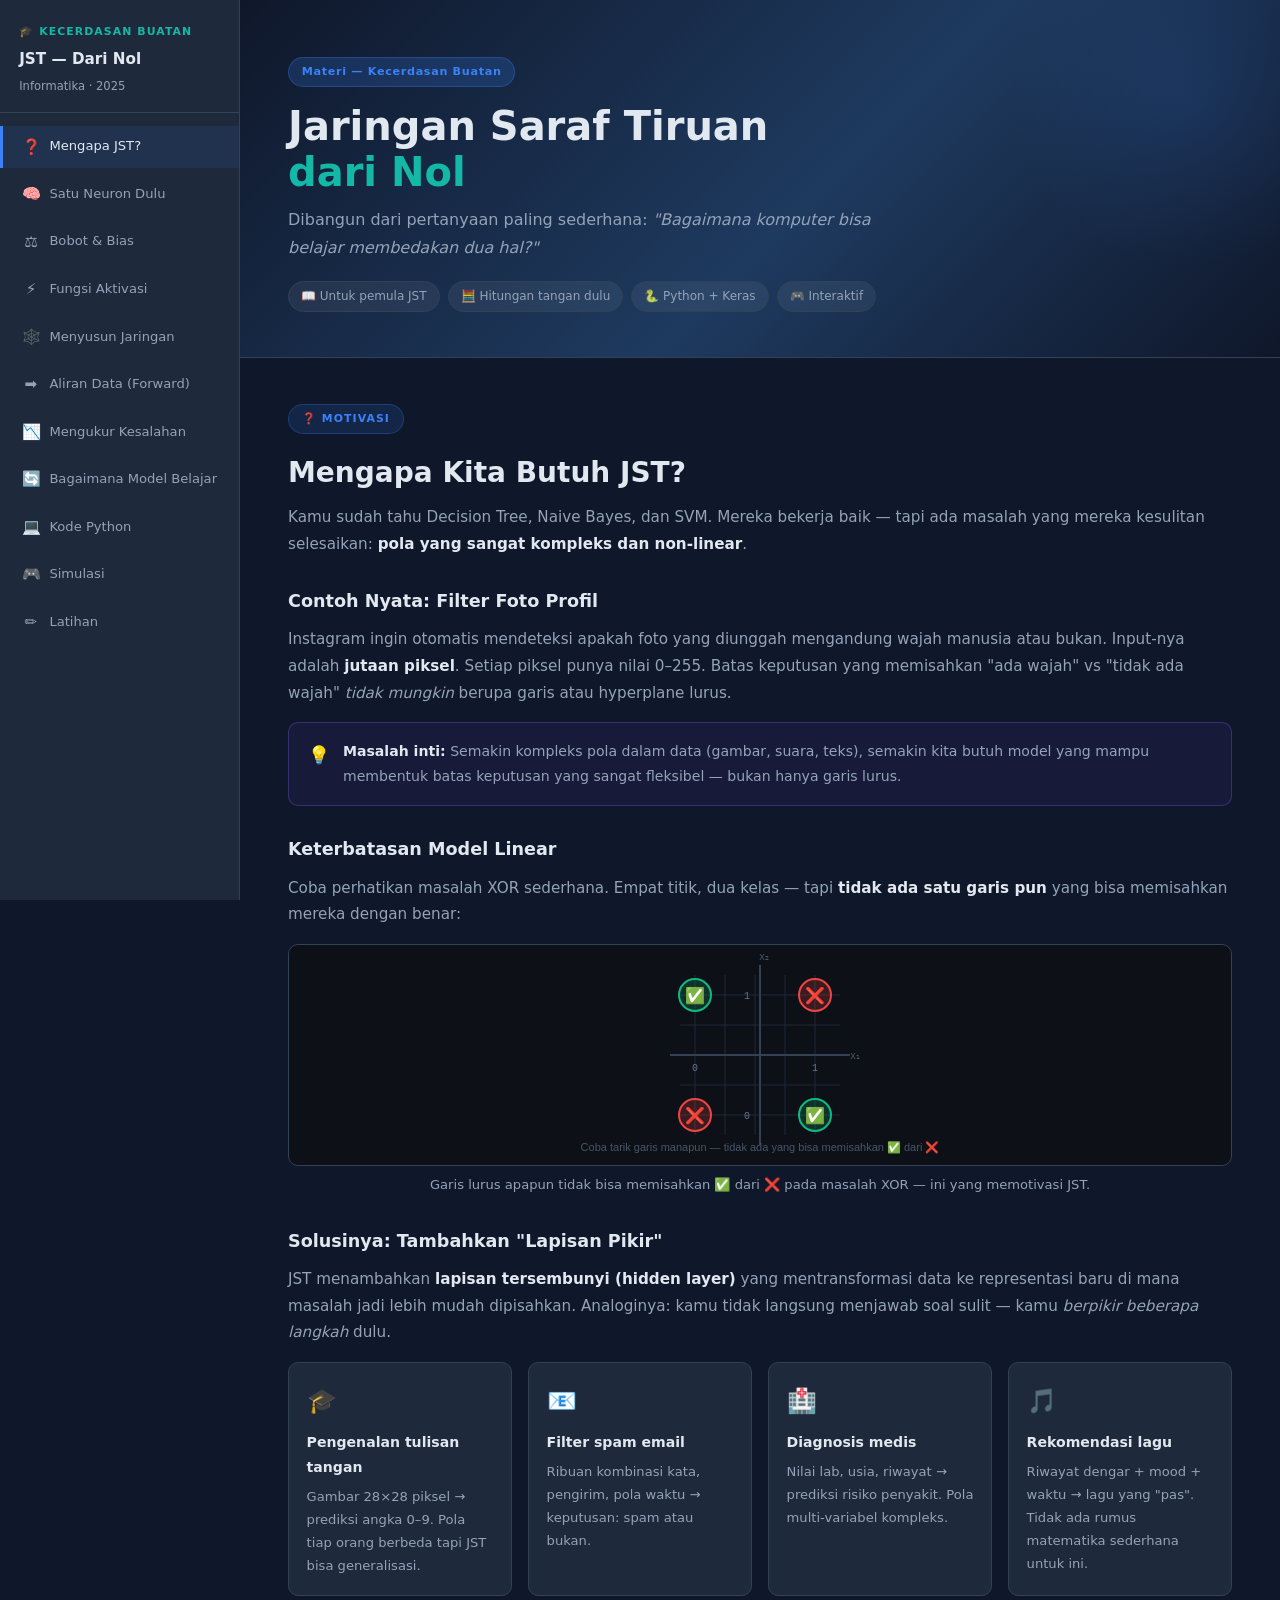
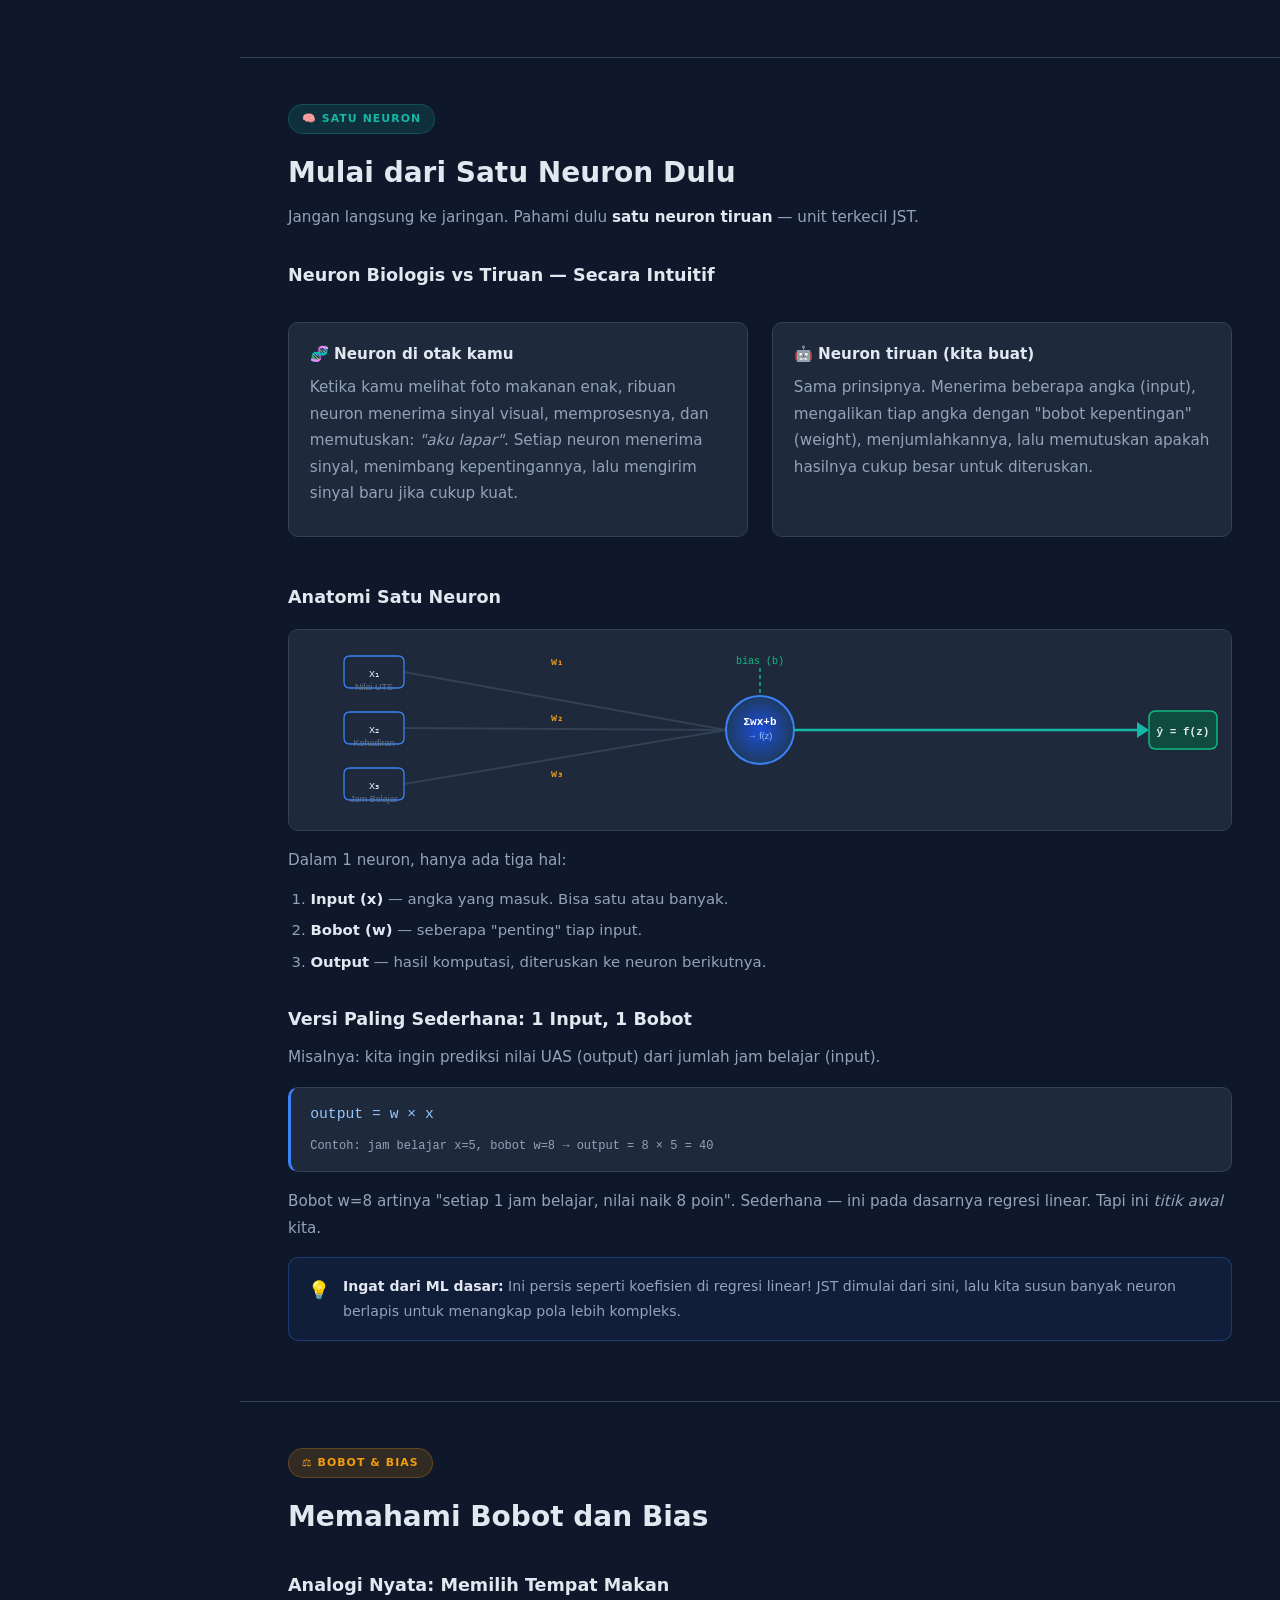
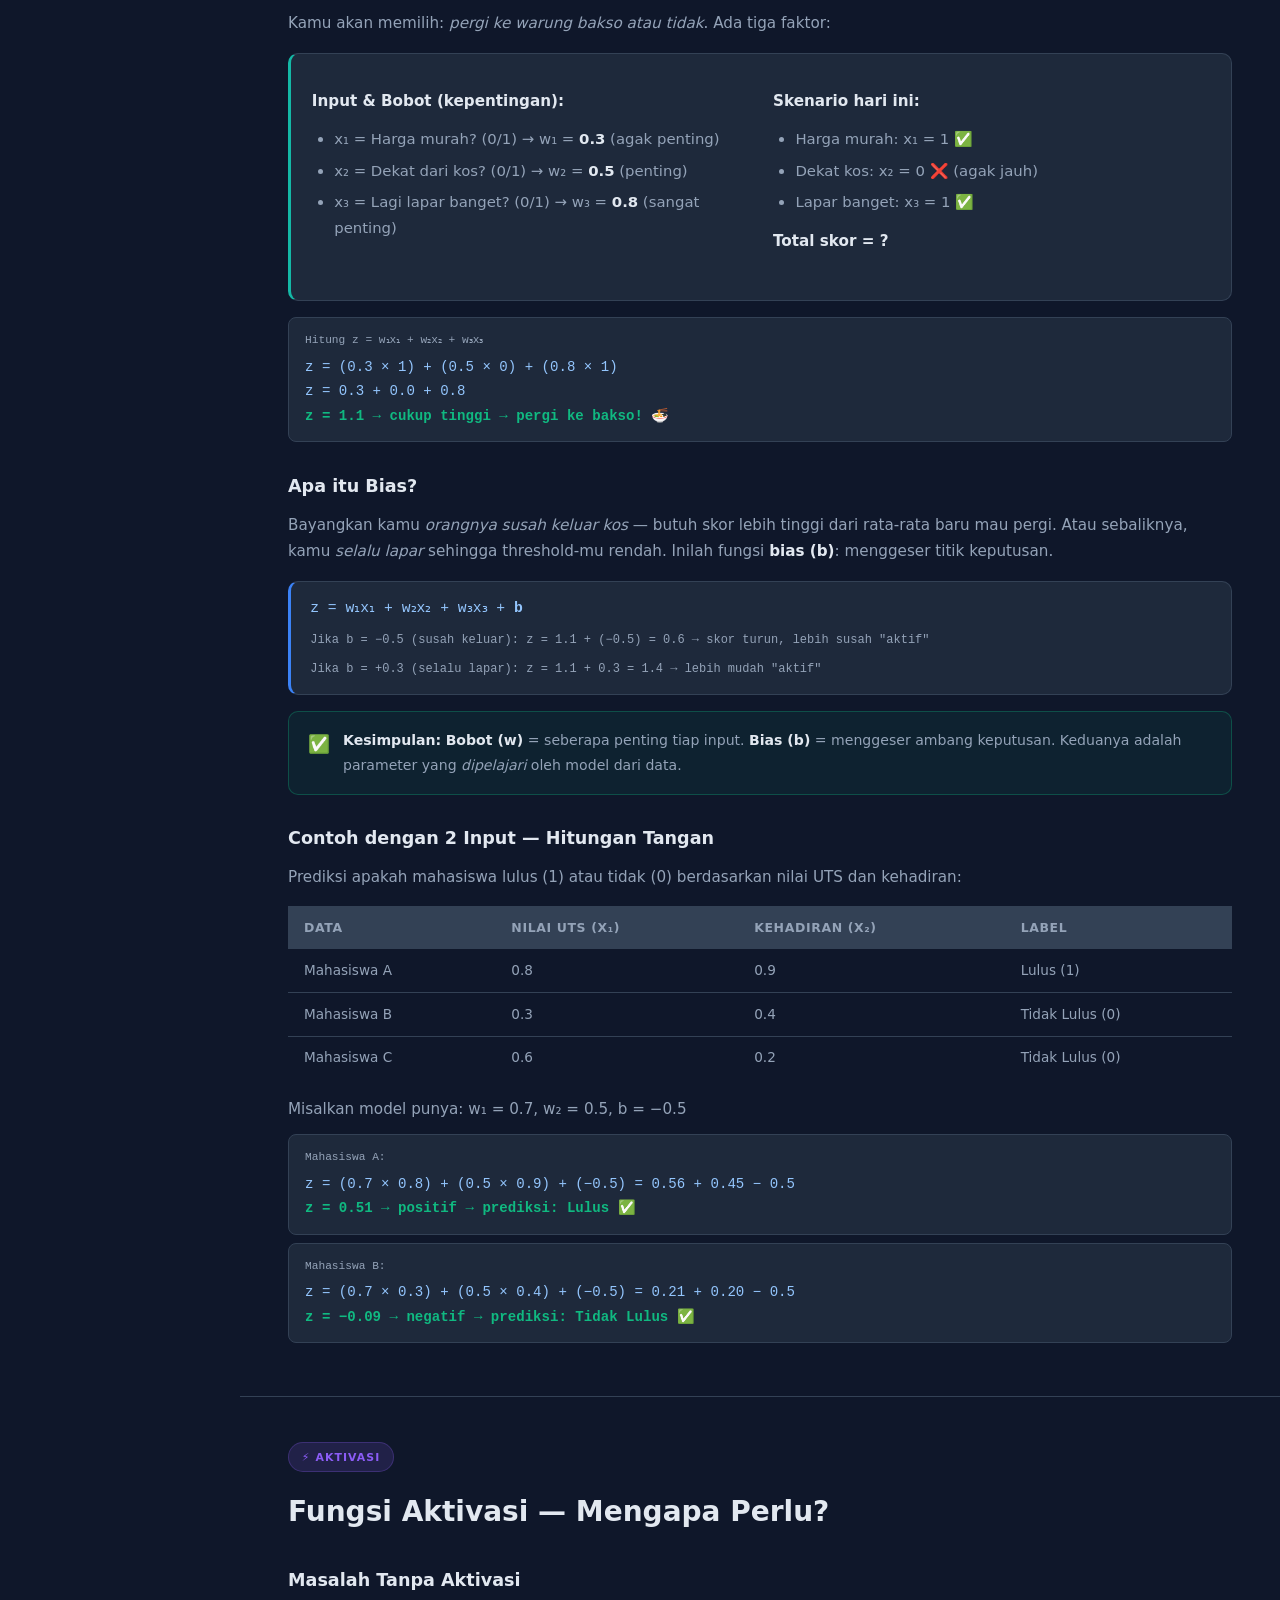
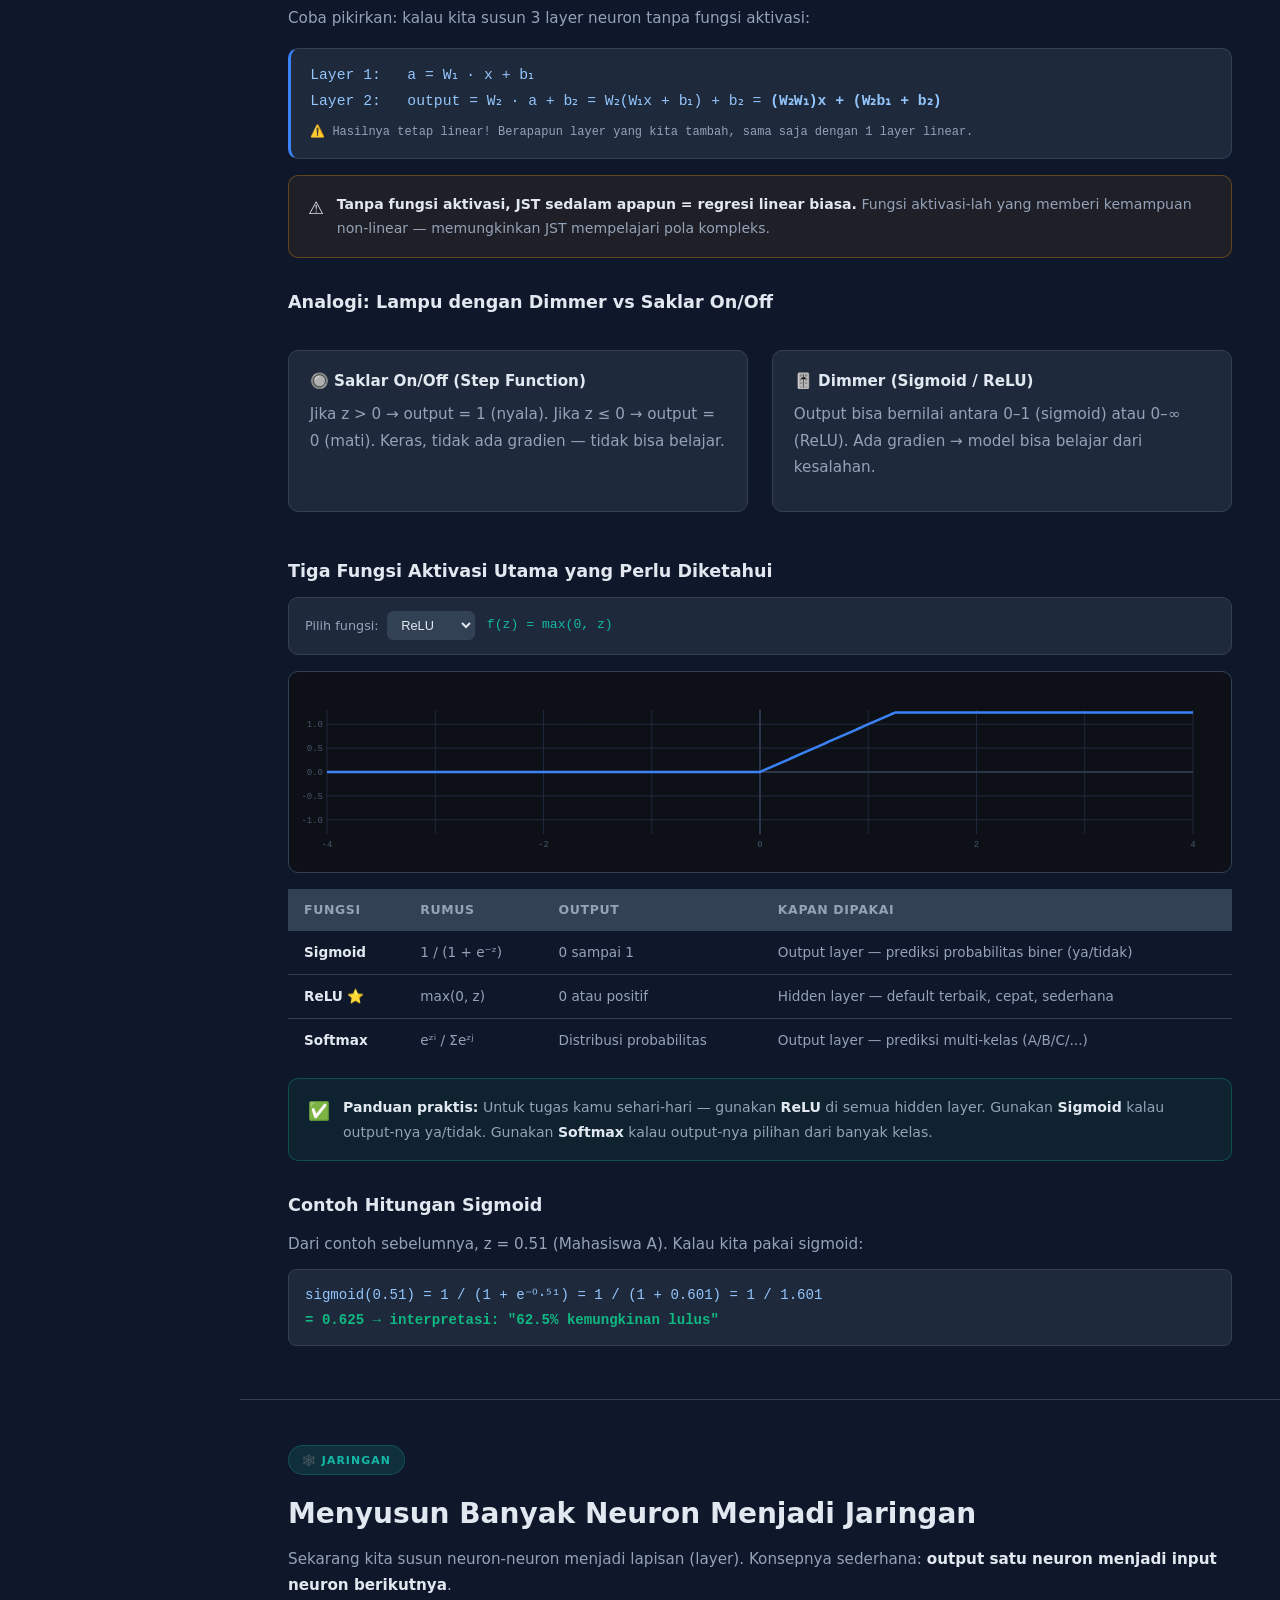
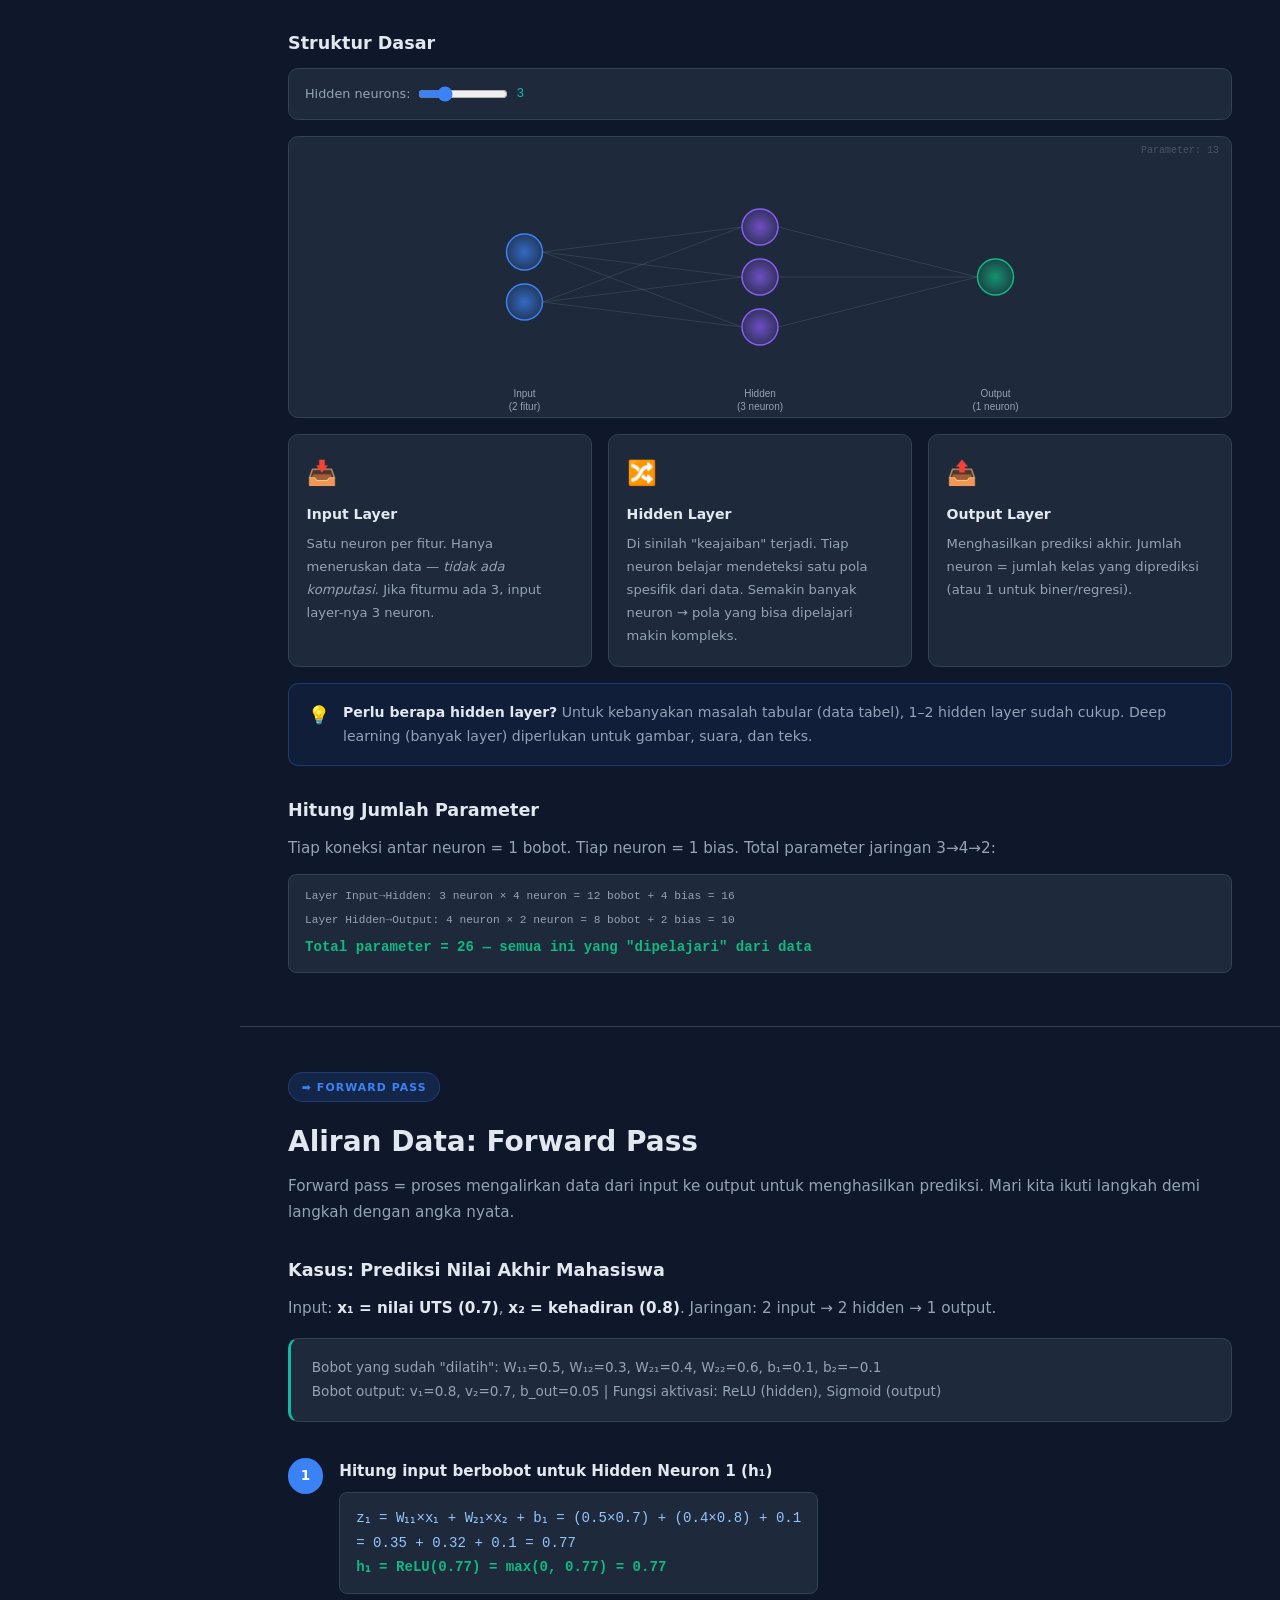
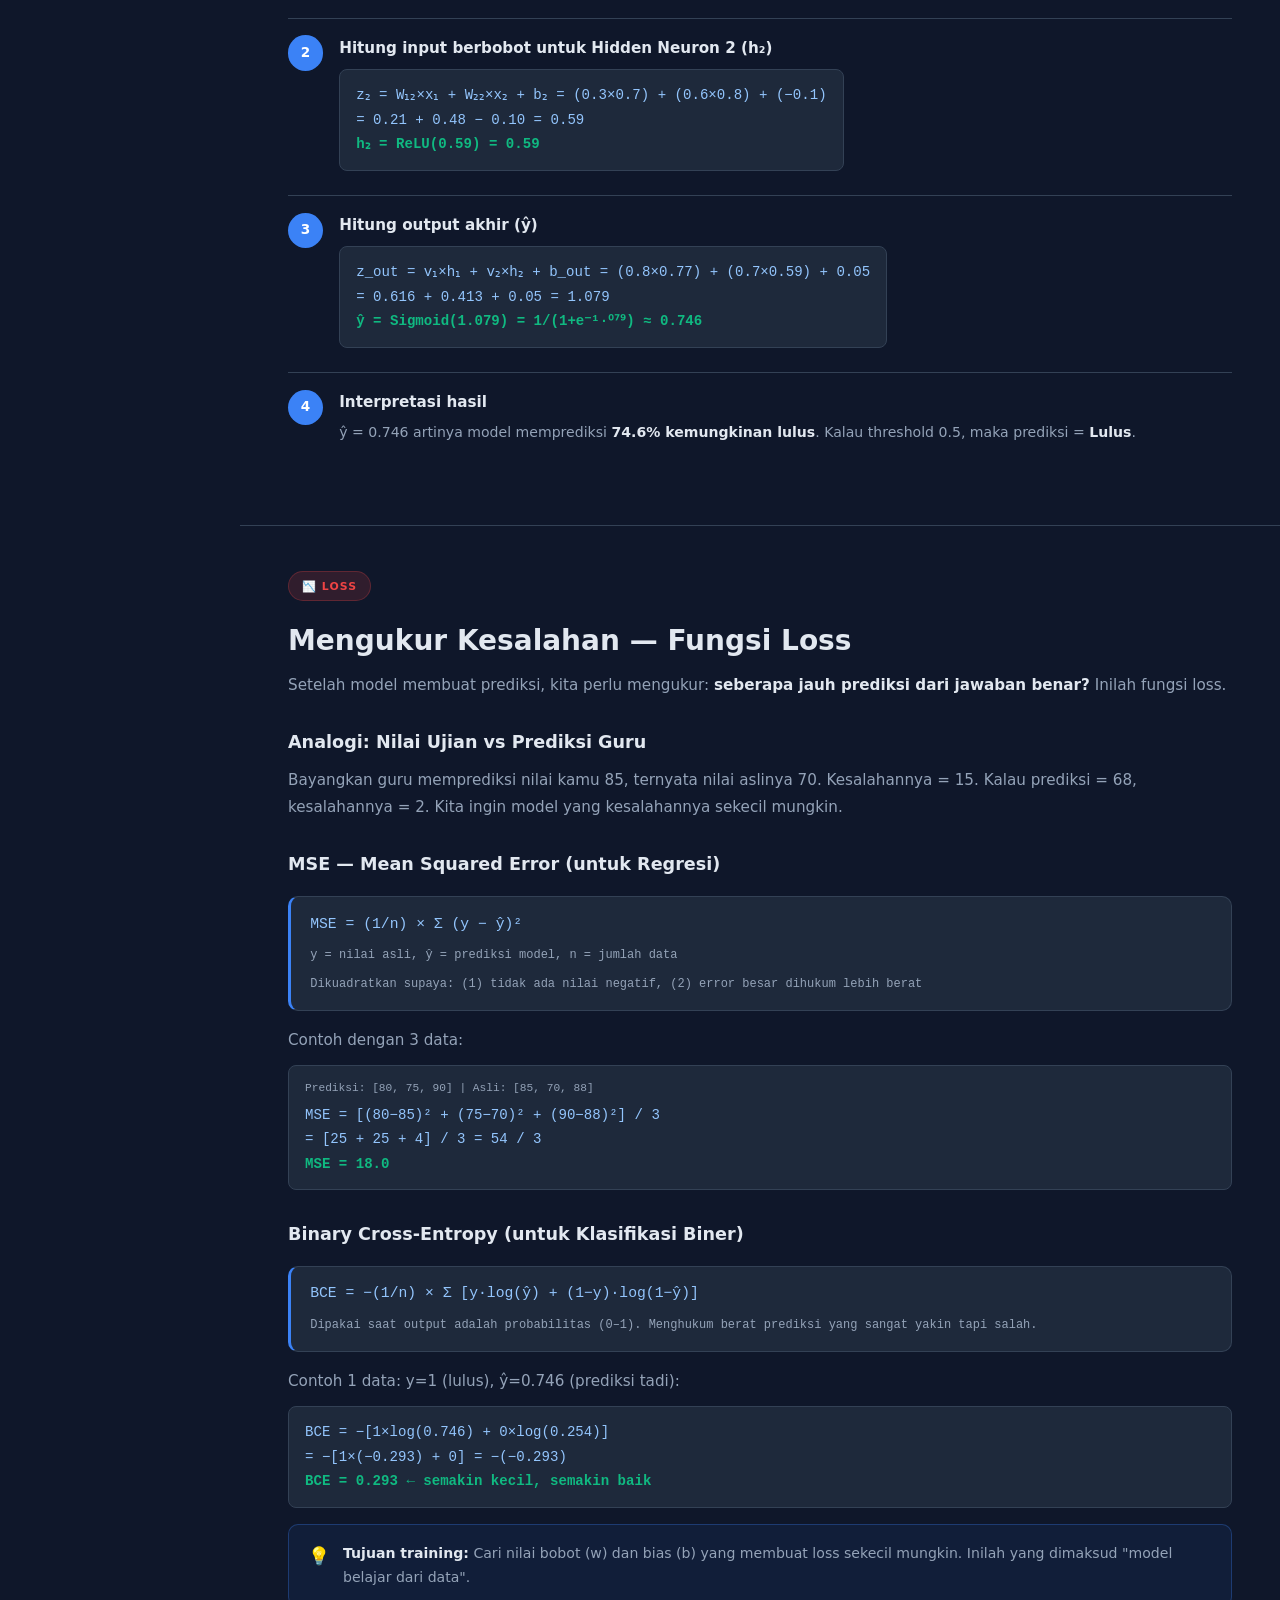
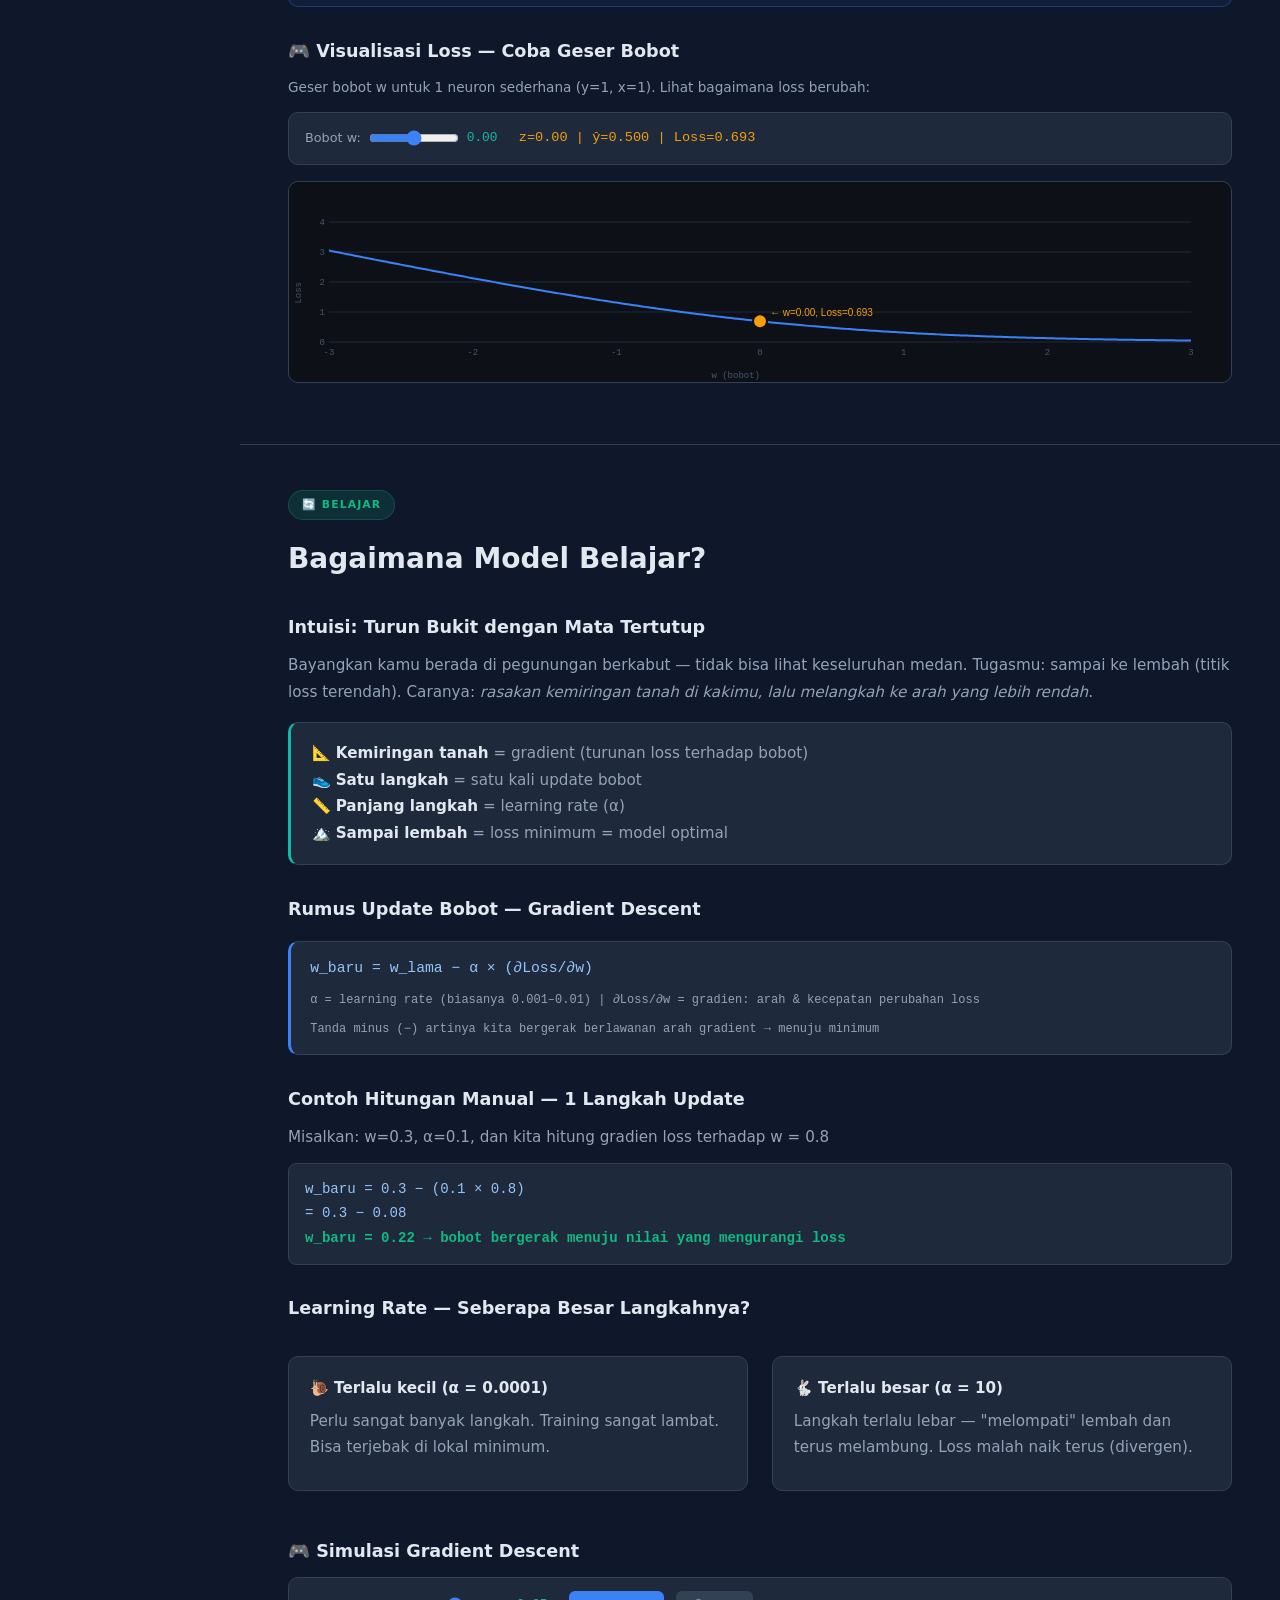
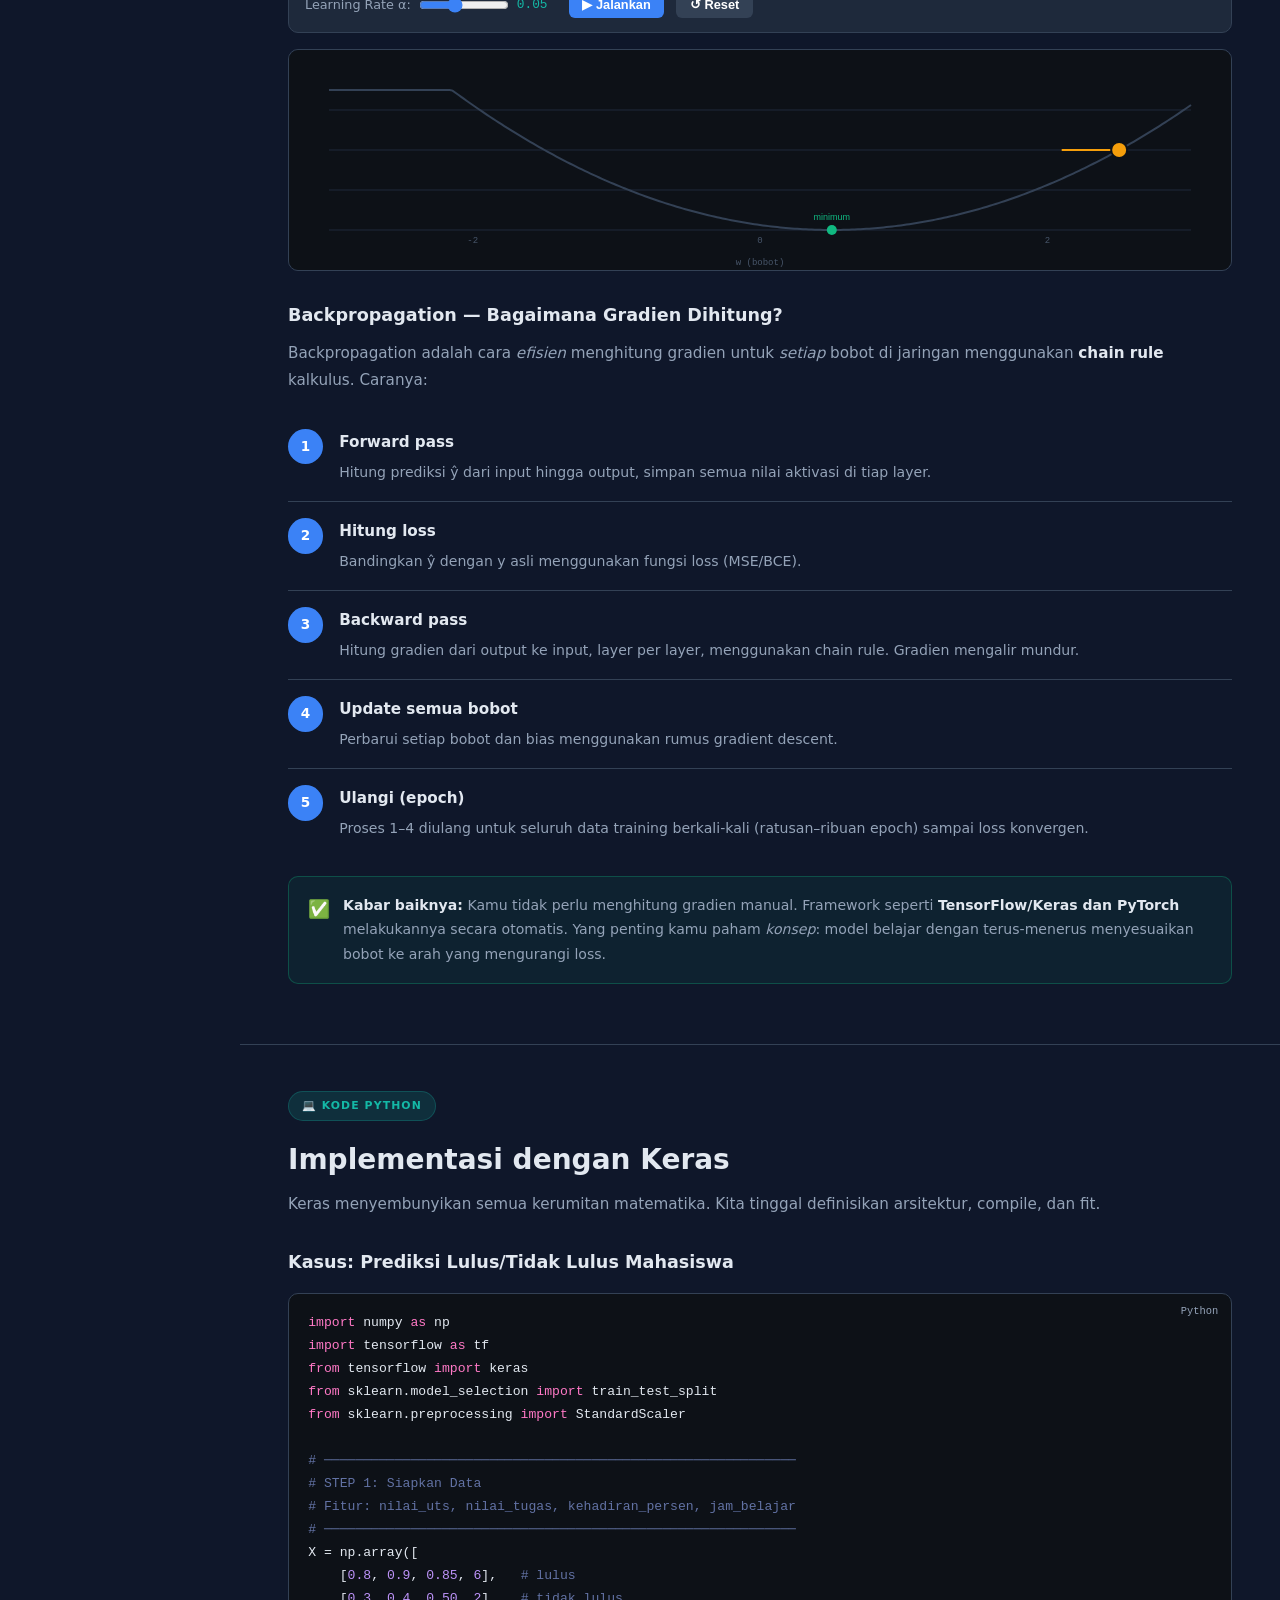
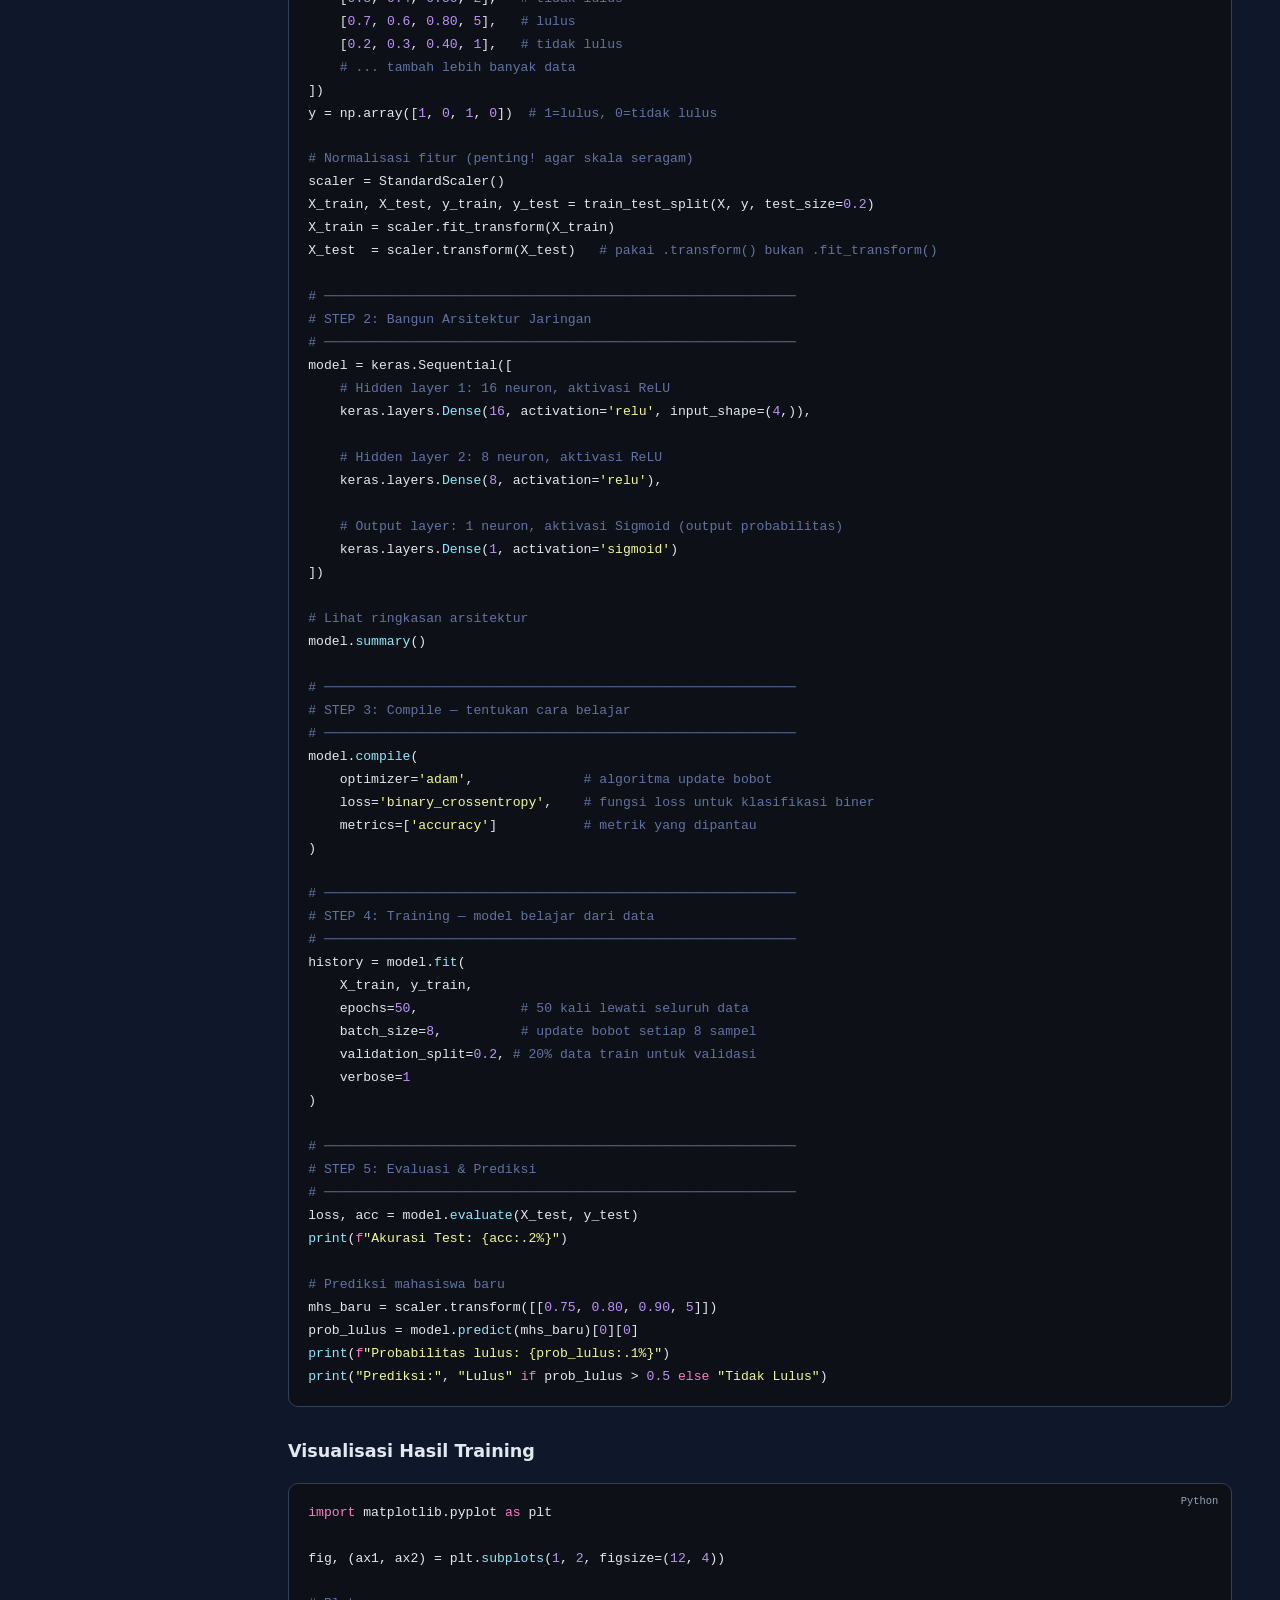
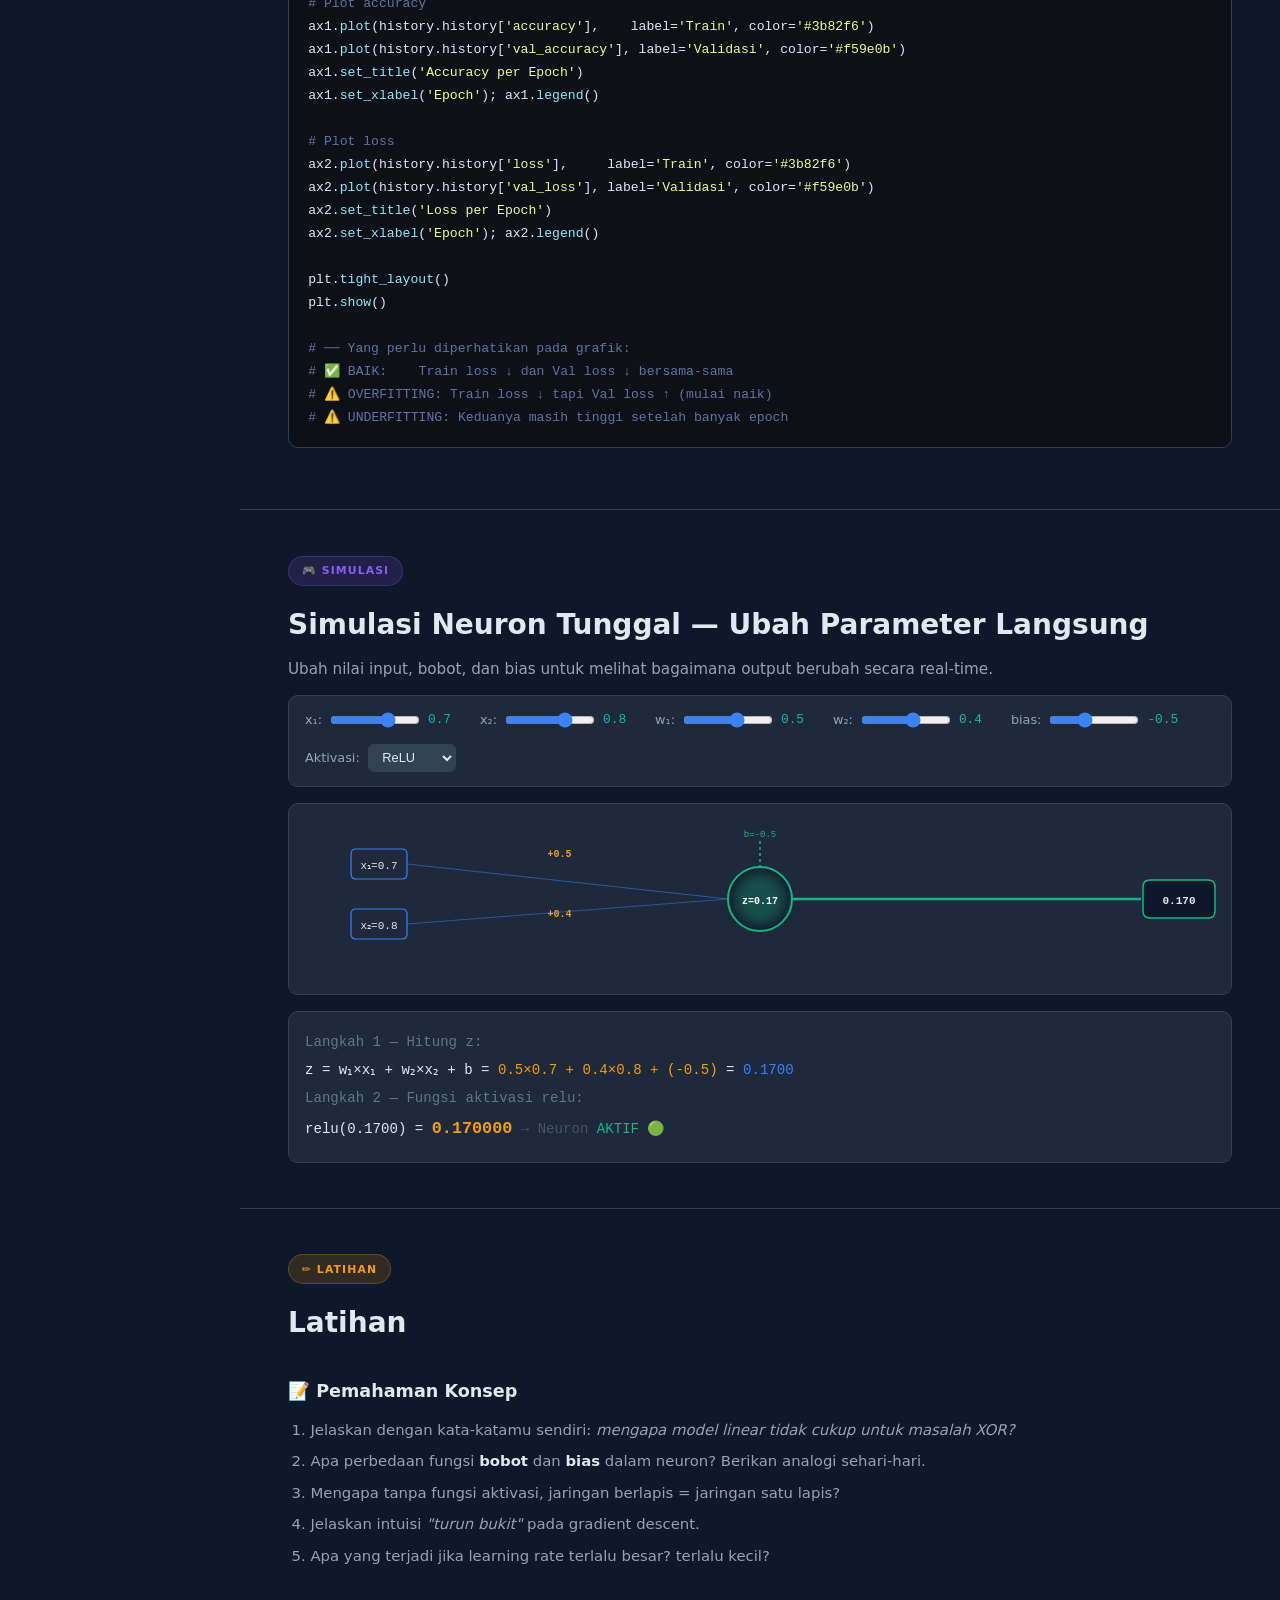
<file: upjb/kecerdasanbuatan/materi-jst-fundamental.html>
<!DOCTYPE html>
<html lang="id">
<head>
<meta charset="UTF-8">
<meta name="viewport" content="width=device-width, initial-scale=1.0">
<title>Jaringan Saraf Tiruan — Dari Nol | Kecerdasan Buatan</title>
<style>
:root {
  --bg:     #0f172a;
  --bg2:    #1e293b;
  --bg3:    #334155;
  --border: #334155;
  --text:   #e2e8f0;
  --muted:  #94a3b8;
  --blue:   #3b82f6;
  --teal:   #14b8a6;
  --green:  #10b981;
  --amber:  #f59e0b;
  --red:    #ef4444;
  --purple: #8b5cf6;
  --sidebar: 240px;
}
*{margin:0;padding:0;box-sizing:border-box}
body{font-family:'Segoe UI',system-ui,sans-serif;background:var(--bg);color:var(--text);line-height:1.75}

/* NAV */
nav{position:fixed;top:0;left:0;width:var(--sidebar);height:100vh;background:var(--bg2);border-right:1px solid var(--border);overflow-y:auto;z-index:100;padding-bottom:2rem}
.nav-head{padding:1.4rem 1.2rem 1rem;border-bottom:1px solid var(--border)}
.nav-head .course{font-size:.68rem;color:var(--teal);font-weight:700;letter-spacing:.1em;text-transform:uppercase}
.nav-head .title{font-size:.95rem;font-weight:700;margin-top:.3rem}
.nav-head .sub{font-size:.72rem;color:var(--muted);margin-top:.2rem}
nav ul{list-style:none;padding:.8rem 0}
nav ul li a{display:flex;align-items:center;gap:.6rem;padding:.48rem 1.2rem;font-size:.82rem;color:var(--muted);text-decoration:none;border-left:3px solid transparent;transition:all .15s}
nav ul li a:hover,nav ul li a.active{color:var(--text);background:rgba(59,130,246,.1);border-left-color:var(--blue)}
nav ul li a .ico{font-size:.95rem;width:1.1rem;text-align:center}

/* MAIN */
main{margin-left:var(--sidebar);min-height:100vh}

/* HERO */
.hero{background:linear-gradient(135deg,#0f172a 0%,#1e3a5f 55%,#0f172a 100%);padding:3.5rem 3rem 2.8rem;border-bottom:1px solid var(--border);position:relative;overflow:hidden}
.hero::before{content:'';position:absolute;top:-80px;right:-80px;width:350px;height:350px;border-radius:50%;background:radial-gradient(circle,rgba(59,130,246,.12) 0%,transparent 70%)}
.hero .badge{display:inline-block;background:rgba(59,130,246,.2);color:var(--blue);font-size:.7rem;font-weight:700;padding:.28rem .8rem;border-radius:20px;border:1px solid rgba(59,130,246,.3);letter-spacing:.06em;margin-bottom:1rem}
.hero h1{font-size:2.5rem;font-weight:800;line-height:1.15}
.hero h1 span{color:var(--teal)}
.hero .sub{color:var(--muted);margin-top:.7rem;font-size:1rem;max-width:600px}
.hero .chips{display:flex;flex-wrap:wrap;gap:.5rem;margin-top:1.2rem}
.hero .chip{background:rgba(255,255,255,.06);border:1px solid var(--border);border-radius:20px;padding:.25rem .75rem;font-size:.75rem;color:var(--muted)}

/* SECTION */
.section{padding:2.8rem 3rem;border-bottom:1px solid var(--border);scroll-margin-top:20px}
.section:last-child{border-bottom:none}
.sec-tag{display:inline-flex;align-items:center;gap:.4rem;font-size:.68rem;font-weight:700;text-transform:uppercase;letter-spacing:.1em;padding:.28rem .8rem;border-radius:20px;margin-bottom:.9rem}
.blue{background:rgba(59,130,246,.15);color:var(--blue);border:1px solid rgba(59,130,246,.25)}
.teal{background:rgba(20,184,166,.15);color:var(--teal);border:1px solid rgba(20,184,166,.25)}
.green{background:rgba(16,185,129,.15);color:var(--green);border:1px solid rgba(16,185,129,.25)}
.amber{background:rgba(245,158,11,.15);color:var(--amber);border:1px solid rgba(245,158,11,.25)}
.purple{background:rgba(139,92,246,.15);color:var(--purple);border:1px solid rgba(139,92,246,.25)}
.red{background:rgba(239,68,68,.15);color:var(--red);border:1px solid rgba(239,68,68,.25)}

h2{font-size:1.75rem;font-weight:700;margin-bottom:.45rem}
h3{font-size:1.1rem;font-weight:600;margin:1.8rem 0 .6rem;color:var(--text)}
h4{font-size:.95rem;font-weight:600;margin-bottom:.4rem}
p{color:var(--muted);margin-bottom:.75rem;font-size:.95rem}
p strong,li strong{color:var(--text)}
ul,ol{padding-left:1.4rem;color:var(--muted);margin-bottom:.8rem;font-size:.93rem}
li{margin-bottom:.35rem}

/* CALLOUT */
.callout{display:flex;gap:.8rem;padding:1rem 1.2rem;border-radius:10px;margin:1rem 0;border:1px solid}
.callout.info{background:rgba(59,130,246,.07);border-color:rgba(59,130,246,.3)}
.callout.warn{background:rgba(245,158,11,.07);border-color:rgba(245,158,11,.3)}
.callout.ok{background:rgba(16,185,129,.07);border-color:rgba(16,185,129,.3)}
.callout.idea{background:rgba(139,92,246,.07);border-color:rgba(139,92,246,.3)}
.callout .ico{font-size:1.1rem;flex-shrink:0;margin-top:.05rem}
.callout p{font-size:.88rem;margin:0}

/* FORMULA */
.formula{background:var(--bg2);border:1px solid var(--border);border-left:3px solid var(--blue);border-radius:10px;padding:.9rem 1.2rem;font-family:'Courier New',monospace;font-size:.92rem;color:#93c5fd;margin:1rem 0;overflow-x:auto}
.formula .note{font-family:inherit;font-size:.75rem;color:var(--muted);display:block;margin-top:.5rem}

/* STEP FLOW */
.stepflow{display:flex;flex-direction:column;gap:0;margin:1.2rem 0}
.step{display:flex;gap:1rem;padding:1rem 0;border-bottom:1px solid var(--border);position:relative}
.step:last-child{border-bottom:none}
.step .num{min-width:2.2rem;height:2.2rem;background:var(--blue);color:#fff;border-radius:50%;display:flex;align-items:center;justify-content:center;font-size:.85rem;font-weight:700;flex-shrink:0;margin-top:.05rem}
.step .body h4{margin-bottom:.3rem}
.step .body p{margin:0;font-size:.88rem}

/* TABLE */
.tbl-wrap{overflow-x:auto;margin:1rem 0}
table{width:100%;border-collapse:collapse;font-size:.85rem}
th{background:var(--bg3);padding:.65rem 1rem;text-align:left;font-size:.78rem;color:var(--muted);text-transform:uppercase;letter-spacing:.05em;font-weight:600}
td{padding:.6rem 1rem;border-bottom:1px solid var(--border);color:var(--muted);vertical-align:top}
tr:last-child td{border-bottom:none}
td strong{color:var(--text)}

/* CODE */
pre{background:#0d1117;border:1px solid var(--border);border-radius:10px;padding:1.1rem 1.2rem;overflow-x:auto;font-size:.82rem;line-height:1.75;margin:1rem 0;position:relative}
pre::before{content:attr(data-lang);position:absolute;top:.5rem;right:.8rem;font-size:.65rem;color:var(--muted)}
.kw{color:#ff79c6}.fn{color:#8be9fd}.st{color:#f1fa8c}.cm{color:#6272a4}.nm{color:#bd93f9}.cls{color:#50fa7b}

/* CARDS */
.cards{display:grid;grid-template-columns:repeat(auto-fit,minmax(210px,1fr));gap:1rem;margin:1rem 0}
.card{background:var(--bg2);border:1px solid var(--border);border-radius:10px;padding:1.1rem}
.card .icon{font-size:1.5rem;margin-bottom:.5rem}
.card h4{font-size:.88rem}
.card p{font-size:.82rem;margin:0}

/* CANVAS */
.cvs-wrap{background:var(--bg2);border:1px solid var(--border);border-radius:10px;overflow:hidden;margin:1rem 0}
canvas{display:block;width:100%}

/* CONTROLS */
.ctrl{display:flex;flex-wrap:wrap;gap:.75rem;align-items:center;padding:.85rem 1rem;background:var(--bg2);border:1px solid var(--border);border-radius:10px;margin-bottom:.75rem}
.ctrl label{font-size:.8rem;color:var(--muted);display:flex;align-items:center;gap:.5rem}
.ctrl input[type=range]{accent-color:var(--blue);width:90px}
.ctrl output{font-size:.8rem;color:var(--teal);font-family:monospace;min-width:2.5rem}
.ctrl button{background:var(--blue);color:#fff;border:none;border-radius:6px;padding:.38rem .85rem;font-size:.8rem;cursor:pointer;font-weight:600}
.ctrl button:hover{opacity:.85}
.ctrl button.sec{background:var(--bg3)}
.ctrl select{background:var(--bg3);color:var(--text);border:1px solid var(--border);border-radius:6px;padding:.3rem .6rem;font-size:.8rem}

/* HIGHLIGHT BOX */
.hbox{background:var(--bg2);border:1px solid var(--border);border-radius:10px;padding:1.1rem 1.3rem;margin:1rem 0}
.hbox.accent{border-left:3px solid var(--teal)}

/* 2-col */
.two{display:grid;grid-template-columns:1fr 1fr;gap:1.5rem;margin:1rem 0}
@media(max-width:680px){.two{grid-template-columns:1fr}}

/* MANUAL CALC */
.calc-step{background:var(--bg2);border:1px solid var(--border);border-radius:8px;padding:.8rem 1rem;margin:.5rem 0;font-family:'Courier New',monospace;font-size:.88rem}
.calc-step .label{font-family:inherit;font-size:.7rem;color:var(--muted);margin-bottom:.25rem}
.calc-step .eq{color:#93c5fd}
.calc-step .result{color:var(--green);font-weight:700}

/* scrollbar */
::-webkit-scrollbar{width:5px;height:5px}
::-webkit-scrollbar-track{background:var(--bg)}
::-webkit-scrollbar-thumb{background:var(--bg3);border-radius:3px}

@media(max-width:900px){
  nav{transform:translateX(-100%)}
  main{margin-left:0}
  .section{padding:2rem 1.2rem}
  .hero{padding:2rem 1.2rem}
}
</style>
</head>
<body>

<nav>
  <div class="nav-head">
    <div class="course">🎓 Kecerdasan Buatan</div>
    <div class="title">JST — Dari Nol</div>
    <div class="sub">Informatika · 2025</div>
  </div>
  <ul>
    <li><a href="#masalah" class="active"><span class="ico">❓</span>Mengapa JST?</a></li>
    <li><a href="#neuron"><span class="ico">🧠</span>Satu Neuron Dulu</a></li>
    <li><a href="#bobot"><span class="ico">⚖️</span>Bobot & Bias</a></li>
    <li><a href="#aktivasi"><span class="ico">⚡</span>Fungsi Aktivasi</a></li>
    <li><a href="#jaringan"><span class="ico">🕸️</span>Menyusun Jaringan</a></li>
    <li><a href="#forward"><span class="ico">➡️</span>Aliran Data (Forward)</a></li>
    <li><a href="#loss"><span class="ico">📉</span>Mengukur Kesalahan</a></li>
    <li><a href="#belajar"><span class="ico">🔄</span>Bagaimana Model Belajar</a></li>
    <li><a href="#kode"><span class="ico">💻</span>Kode Python</a></li>
    <li><a href="#simulasi"><span class="ico">🎮</span>Simulasi</a></li>
    <li><a href="#latihan"><span class="ico">✏️</span>Latihan</a></li>
  </ul>
</nav>

<main>

<!-- HERO -->
<div class="hero">
  <div class="badge">Materi — Kecerdasan Buatan</div>
  <h1>Jaringan Saraf Tiruan<br><span>dari Nol</span></h1>
  <p class="sub">Dibangun dari pertanyaan paling sederhana: <em>"Bagaimana komputer bisa belajar membedakan dua hal?"</em></p>
  <div class="chips">
    <span class="chip">📖 Untuk pemula JST</span>
    <span class="chip">🧮 Hitungan tangan dulu</span>
    <span class="chip">🐍 Python + Keras</span>
    <span class="chip">🎮 Interaktif</span>
  </div>
</div>

<!-- ══════════════════════════════════════════════════════════
     1. MENGAPA JST?
══════════════════════════════════════════════════════════ -->
<section class="section" id="masalah">
  <div class="sec-tag blue">❓ Motivasi</div>
  <h2>Mengapa Kita Butuh JST?</h2>
  <p>Kamu sudah tahu Decision Tree, Naive Bayes, dan SVM. Mereka bekerja baik — tapi ada masalah yang mereka kesulitan selesaikan: <strong>pola yang sangat kompleks dan non-linear</strong>.</p>

  <h3>Contoh Nyata: Filter Foto Profil</h3>
  <p>Instagram ingin otomatis mendeteksi apakah foto yang diunggah mengandung wajah manusia atau bukan. Input-nya adalah <strong>jutaan piksel</strong>. Setiap piksel punya nilai 0–255. Batas keputusan yang memisahkan "ada wajah" vs "tidak ada wajah" <em>tidak mungkin</em> berupa garis atau hyperplane lurus.</p>

  <div class="callout idea">
    <div class="ico">💡</div>
    <p><strong>Masalah inti:</strong> Semakin kompleks pola dalam data (gambar, suara, teks), semakin kita butuh model yang mampu membentuk batas keputusan yang sangat fleksibel — bukan hanya garis lurus.</p>
  </div>

  <h3>Keterbatasan Model Linear</h3>
  <p>Coba perhatikan masalah XOR sederhana. Empat titik, dua kelas — tapi <strong>tidak ada satu garis pun</strong> yang bisa memisahkan mereka dengan benar:</p>

  <div class="cvs-wrap">
    <canvas id="xor-canvas" height="220"></canvas>
  </div>
  <p style="font-size:.82rem;text-align:center;margin-top:-.5rem">Garis lurus apapun tidak bisa memisahkan ✅ dari ❌ pada masalah XOR — ini yang memotivasi JST.</p>

  <h3>Solusinya: Tambahkan "Lapisan Pikir"</h3>
  <p>JST menambahkan <strong>lapisan tersembunyi (hidden layer)</strong> yang mentransformasi data ke representasi baru di mana masalah jadi lebih mudah dipisahkan. Analoginya: kamu tidak langsung menjawab soal sulit — kamu <em>berpikir beberapa langkah</em> dulu.</p>

  <div class="cards">
    <div class="card">
      <div class="icon">🎓</div>
      <h4>Pengenalan tulisan tangan</h4>
      <p>Gambar 28×28 piksel → prediksi angka 0–9. Pola tiap orang berbeda tapi JST bisa generalisasi.</p>
    </div>
    <div class="card">
      <div class="icon">📧</div>
      <h4>Filter spam email</h4>
      <p>Ribuan kombinasi kata, pengirim, pola waktu → keputusan: spam atau bukan.</p>
    </div>
    <div class="card">
      <div class="icon">🏥</div>
      <h4>Diagnosis medis</h4>
      <p>Nilai lab, usia, riwayat → prediksi risiko penyakit. Pola multi-variabel kompleks.</p>
    </div>
    <div class="card">
      <div class="icon">🎵</div>
      <h4>Rekomendasi lagu</h4>
      <p>Riwayat dengar + mood + waktu → lagu yang "pas". Tidak ada rumus matematika sederhana untuk ini.</p>
    </div>
  </div>
</section>

<!-- ══════════════════════════════════════════════════════════
     2. SATU NEURON DULU
══════════════════════════════════════════════════════════ -->
<section class="section" id="neuron">
  <div class="sec-tag teal">🧠 Satu Neuron</div>
  <h2>Mulai dari Satu Neuron Dulu</h2>
  <p>Jangan langsung ke jaringan. Pahami dulu <strong>satu neuron tiruan</strong> — unit terkecil JST.</p>

  <h3>Neuron Biologis vs Tiruan — Secara Intuitif</h3>
  <div class="two">
    <div class="hbox">
      <h4>🧬 Neuron di otak kamu</h4>
      <p>Ketika kamu melihat foto makanan enak, ribuan neuron menerima sinyal visual, memprosesnya, dan memutuskan: <em>"aku lapar"</em>. Setiap neuron menerima sinyal, menimbang kepentingannya, lalu mengirim sinyal baru jika cukup kuat.</p>
    </div>
    <div class="hbox">
      <h4>🤖 Neuron tiruan (kita buat)</h4>
      <p>Sama prinsipnya. Menerima beberapa angka (input), mengalikan tiap angka dengan "bobot kepentingan" (weight), menjumlahkannya, lalu memutuskan apakah hasilnya cukup besar untuk diteruskan.</p>
    </div>
  </div>

  <h3>Anatomi Satu Neuron</h3>
  <div class="cvs-wrap">
    <canvas id="one-neuron" height="200"></canvas>
  </div>

  <p>Dalam 1 neuron, hanya ada tiga hal:</p>
  <ol>
    <li><strong>Input (x)</strong> — angka yang masuk. Bisa satu atau banyak.</li>
    <li><strong>Bobot (w)</strong> — seberapa "penting" tiap input.</li>
    <li><strong>Output</strong> — hasil komputasi, diteruskan ke neuron berikutnya.</li>
  </ol>

  <h3>Versi Paling Sederhana: 1 Input, 1 Bobot</h3>
  <p>Misalnya: kita ingin prediksi nilai UAS (output) dari jumlah jam belajar (input).</p>

  <div class="formula">
    output = w × x<br>
    <span class="note">Contoh: jam belajar x=5, bobot w=8 → output = 8 × 5 = 40</span>
  </div>

  <p>Bobot w=8 artinya "setiap 1 jam belajar, nilai naik 8 poin". Sederhana — ini pada dasarnya regresi linear. Tapi ini <em>titik awal</em> kita.</p>

  <div class="callout info">
    <div class="ico">💡</div>
    <p><strong>Ingat dari ML dasar:</strong> Ini persis seperti koefisien di regresi linear! JST dimulai dari sini, lalu kita susun banyak neuron berlapis untuk menangkap pola lebih kompleks.</p>
  </div>
</section>

<!-- ══════════════════════════════════════════════════════════
     3. BOBOT & BIAS
══════════════════════════════════════════════════════════ -->
<section class="section" id="bobot">
  <div class="sec-tag amber">⚖️ Bobot & Bias</div>
  <h2>Memahami Bobot dan Bias</h2>

  <h3>Analogi Nyata: Memilih Tempat Makan</h3>
  <p>Kamu akan memilih: <em>pergi ke warung bakso atau tidak</em>. Ada tiga faktor:</p>

  <div class="hbox accent">
    <div class="two">
      <div>
        <p><strong>Input & Bobot (kepentingan):</strong></p>
        <ul>
          <li>x₁ = Harga murah? (0/1) → w₁ = <strong>0.3</strong> (agak penting)</li>
          <li>x₂ = Dekat dari kos? (0/1) → w₂ = <strong>0.5</strong> (penting)</li>
          <li>x₃ = Lagi lapar banget? (0/1) → w₃ = <strong>0.8</strong> (sangat penting)</li>
        </ul>
      </div>
      <div>
        <p><strong>Skenario hari ini:</strong></p>
        <ul>
          <li>Harga murah: x₁ = 1 ✅</li>
          <li>Dekat kos: x₂ = 0 ❌ (agak jauh)</li>
          <li>Lapar banget: x₃ = 1 ✅</li>
        </ul>
        <p style="margin-top:.5rem"><strong>Total skor = ?</strong></p>
      </div>
    </div>
  </div>

  <div class="calc-step">
    <div class="label">Hitung z = w₁x₁ + w₂x₂ + w₃x₃</div>
    <div class="eq">z = (0.3 × 1) + (0.5 × 0) + (0.8 × 1)</div>
    <div class="eq">z = 0.3 + 0.0 + 0.8</div>
    <div class="result">z = 1.1 → cukup tinggi → pergi ke bakso! 🍜</div>
  </div>

  <h3>Apa itu Bias?</h3>
  <p>Bayangkan kamu <em>orangnya susah keluar kos</em> — butuh skor lebih tinggi dari rata-rata baru mau pergi. Atau sebaliknya, kamu <em>selalu lapar</em> sehingga threshold-mu rendah. Inilah fungsi <strong>bias (b)</strong>: menggeser titik keputusan.</p>

  <div class="formula">
    z = w₁x₁ + w₂x₂ + w₃x₃ + <strong>b</strong>
    <span class="note">Jika b = −0.5 (susah keluar): z = 1.1 + (−0.5) = 0.6 → skor turun, lebih susah "aktif"</span>
    <span class="note">Jika b = +0.3 (selalu lapar): z = 1.1 + 0.3 = 1.4 → lebih mudah "aktif"</span>
  </div>

  <div class="callout ok">
    <div class="ico">✅</div>
    <p><strong>Kesimpulan:</strong> <strong>Bobot (w)</strong> = seberapa penting tiap input. <strong>Bias (b)</strong> = menggeser ambang keputusan. Keduanya adalah parameter yang <em>dipelajari</em> oleh model dari data.</p>
  </div>

  <h3>Contoh dengan 2 Input — Hitungan Tangan</h3>
  <p>Prediksi apakah mahasiswa lulus (1) atau tidak (0) berdasarkan nilai UTS dan kehadiran:</p>

  <div class="tbl-wrap">
  <table>
    <tr><th>Data</th><th>Nilai UTS (x₁)</th><th>Kehadiran (x₂)</th><th>Label</th></tr>
    <tr><td>Mahasiswa A</td><td>0.8</td><td>0.9</td><td>Lulus (1)</td></tr>
    <tr><td>Mahasiswa B</td><td>0.3</td><td>0.4</td><td>Tidak Lulus (0)</td></tr>
    <tr><td>Mahasiswa C</td><td>0.6</td><td>0.2</td><td>Tidak Lulus (0)</td></tr>
  </table>
  </div>

  <p>Misalkan model punya: w₁ = 0.7, w₂ = 0.5, b = −0.5</p>

  <div class="calc-step">
    <div class="label">Mahasiswa A:</div>
    <div class="eq">z = (0.7 × 0.8) + (0.5 × 0.9) + (−0.5) = 0.56 + 0.45 − 0.5</div>
    <div class="result">z = 0.51 → positif → prediksi: Lulus ✅</div>
  </div>
  <div class="calc-step">
    <div class="label">Mahasiswa B:</div>
    <div class="eq">z = (0.7 × 0.3) + (0.5 × 0.4) + (−0.5) = 0.21 + 0.20 − 0.5</div>
    <div class="result">z = −0.09 → negatif → prediksi: Tidak Lulus ✅</div>
  </div>
</section>

<!-- ══════════════════════════════════════════════════════════
     4. FUNGSI AKTIVASI
══════════════════════════════════════════════════════════ -->
<section class="section" id="aktivasi">
  <div class="sec-tag purple">⚡ Aktivasi</div>
  <h2>Fungsi Aktivasi — Mengapa Perlu?</h2>

  <h3>Masalah Tanpa Aktivasi</h3>
  <p>Coba pikirkan: kalau kita susun 3 layer neuron tanpa fungsi aktivasi:</p>
  <div class="formula">
    Layer 1: &nbsp; a = W₁ · x + b₁<br>
    Layer 2: &nbsp; output = W₂ · a + b₂ = W₂(W₁x + b₁) + b₂ = <strong>(W₂W₁)x + (W₂b₁ + b₂)</strong>
    <span class="note">⚠️ Hasilnya tetap linear! Berapapun layer yang kita tambah, sama saja dengan 1 layer linear.</span>
  </div>

  <div class="callout warn">
    <div class="ico">⚠️</div>
    <p><strong>Tanpa fungsi aktivasi, JST sedalam apapun = regresi linear biasa.</strong> Fungsi aktivasi-lah yang memberi kemampuan non-linear — memungkinkan JST mempelajari pola kompleks.</p>
  </div>

  <h3>Analogi: Lampu dengan Dimmer vs Saklar On/Off</h3>
  <div class="two">
    <div class="hbox">
      <h4>🔘 Saklar On/Off (Step Function)</h4>
      <p>Jika z > 0 → output = 1 (nyala). Jika z ≤ 0 → output = 0 (mati). Keras, tidak ada gradien — tidak bisa belajar.</p>
    </div>
    <div class="hbox">
      <h4>🎚️ Dimmer (Sigmoid / ReLU)</h4>
      <p>Output bisa bernilai antara 0–1 (sigmoid) atau 0–∞ (ReLU). Ada gradien → model bisa belajar dari kesalahan.</p>
    </div>
  </div>

  <h3>Tiga Fungsi Aktivasi Utama yang Perlu Diketahui</h3>

  <div class="ctrl">
    <label>Pilih fungsi:
      <select id="act-sel">
        <option value="sigmoid">Sigmoid</option>
        <option value="relu" selected>ReLU</option>
        <option value="tanh">Tanh</option>
      </select>
    </label>
    <span id="act-eq" style="font-family:monospace;font-size:.82rem;color:var(--teal)">f(z) = max(0, z)</span>
  </div>
  <div class="cvs-wrap"><canvas id="act-canvas" height="200"></canvas></div>

  <div class="tbl-wrap">
  <table>
    <tr><th>Fungsi</th><th>Rumus</th><th>Output</th><th>Kapan dipakai</th></tr>
    <tr><td><strong>Sigmoid</strong></td><td>1 / (1 + e⁻ᶻ)</td><td>0 sampai 1</td><td>Output layer — prediksi probabilitas biner (ya/tidak)</td></tr>
    <tr><td><strong>ReLU</strong> ⭐</td><td>max(0, z)</td><td>0 atau positif</td><td>Hidden layer — default terbaik, cepat, sederhana</td></tr>
    <tr><td><strong>Softmax</strong></td><td>eᶻⁱ / Σeᶻʲ</td><td>Distribusi probabilitas</td><td>Output layer — prediksi multi-kelas (A/B/C/...)</td></tr>
  </table>
  </div>

  <div class="callout ok">
    <div class="ico">✅</div>
    <p><strong>Panduan praktis:</strong> Untuk tugas kamu sehari-hari — gunakan <strong>ReLU</strong> di semua hidden layer. Gunakan <strong>Sigmoid</strong> kalau output-nya ya/tidak. Gunakan <strong>Softmax</strong> kalau output-nya pilihan dari banyak kelas.</p>
  </div>

  <h3>Contoh Hitungan Sigmoid</h3>
  <p>Dari contoh sebelumnya, z = 0.51 (Mahasiswa A). Kalau kita pakai sigmoid:</p>
  <div class="calc-step">
    <div class="eq">sigmoid(0.51) = 1 / (1 + e⁻⁰·⁵¹) = 1 / (1 + 0.601) = 1 / 1.601</div>
    <div class="result">= 0.625 → interpretasi: "62.5% kemungkinan lulus"</div>
  </div>
</section>

<!-- ══════════════════════════════════════════════════════════
     5. MENYUSUN JARINGAN
══════════════════════════════════════════════════════════ -->
<section class="section" id="jaringan">
  <div class="sec-tag teal">🕸️ Jaringan</div>
  <h2>Menyusun Banyak Neuron Menjadi Jaringan</h2>
  <p>Sekarang kita susun neuron-neuron menjadi lapisan (layer). Konsepnya sederhana: <strong>output satu neuron menjadi input neuron berikutnya</strong>.</p>

  <h3>Struktur Dasar</h3>
  <div class="ctrl">
    <label>Hidden neurons: <input type="range" id="hn-sl" min="2" max="6" value="3"> <output id="hn-val">3</output></label>
  </div>
  <div class="cvs-wrap"><canvas id="arch-canvas" height="280"></canvas></div>

  <div class="cards">
    <div class="card">
      <div class="icon">📥</div>
      <h4>Input Layer</h4>
      <p>Satu neuron per fitur. Hanya meneruskan data — <em>tidak ada komputasi</em>. Jika fiturmu ada 3, input layer-nya 3 neuron.</p>
    </div>
    <div class="card">
      <div class="icon">🔀</div>
      <h4>Hidden Layer</h4>
      <p>Di sinilah "keajaiban" terjadi. Tiap neuron belajar mendeteksi satu pola spesifik dari data. Semakin banyak neuron → pola yang bisa dipelajari makin kompleks.</p>
    </div>
    <div class="card">
      <div class="icon">📤</div>
      <h4>Output Layer</h4>
      <p>Menghasilkan prediksi akhir. Jumlah neuron = jumlah kelas yang diprediksi (atau 1 untuk biner/regresi).</p>
    </div>
  </div>

  <div class="callout info">
    <div class="ico">💡</div>
    <p><strong>Perlu berapa hidden layer?</strong> Untuk kebanyakan masalah tabular (data tabel), 1–2 hidden layer sudah cukup. Deep learning (banyak layer) diperlukan untuk gambar, suara, dan teks.</p>
  </div>

  <h3>Hitung Jumlah Parameter</h3>
  <p>Tiap koneksi antar neuron = 1 bobot. Tiap neuron = 1 bias. Total parameter jaringan 3→4→2:</p>
  <div class="calc-step">
    <div class="label">Layer Input→Hidden: 3 neuron × 4 neuron = 12 bobot + 4 bias = 16</div>
    <div class="label">Layer Hidden→Output: 4 neuron × 2 neuron = 8 bobot + 2 bias = 10</div>
    <div class="result">Total parameter = 26 — semua ini yang "dipelajari" dari data</div>
  </div>
</section>

<!-- ══════════════════════════════════════════════════════════
     6. FORWARD PASS
══════════════════════════════════════════════════════════ -->
<section class="section" id="forward">
  <div class="sec-tag blue">➡️ Forward Pass</div>
  <h2>Aliran Data: Forward Pass</h2>
  <p>Forward pass = proses mengalirkan data dari input ke output untuk menghasilkan prediksi. Mari kita ikuti langkah demi langkah dengan angka nyata.</p>

  <h3>Kasus: Prediksi Nilai Akhir Mahasiswa</h3>
  <p>Input: <strong>x₁ = nilai UTS (0.7)</strong>, <strong>x₂ = kehadiran (0.8)</strong>. Jaringan: 2 input → 2 hidden → 1 output.</p>

  <div class="hbox accent">
    <p style="margin:0;font-size:.85rem">Bobot yang sudah "dilatih": W₁₁=0.5, W₁₂=0.3, W₂₁=0.4, W₂₂=0.6, b₁=0.1, b₂=−0.1<br>
    Bobot output: v₁=0.8, v₂=0.7, b_out=0.05 | Fungsi aktivasi: ReLU (hidden), Sigmoid (output)</p>
  </div>

  <div class="stepflow">
    <div class="step">
      <div class="num">1</div>
      <div class="body">
        <h4>Hitung input berbobot untuk Hidden Neuron 1 (h₁)</h4>
        <div class="calc-step" style="margin-top:.5rem">
          <div class="eq">z₁ = W₁₁×x₁ + W₂₁×x₂ + b₁ = (0.5×0.7) + (0.4×0.8) + 0.1</div>
          <div class="eq">   = 0.35 + 0.32 + 0.1 = 0.77</div>
          <div class="result">h₁ = ReLU(0.77) = max(0, 0.77) = 0.77</div>
        </div>
      </div>
    </div>
    <div class="step">
      <div class="num">2</div>
      <div class="body">
        <h4>Hitung input berbobot untuk Hidden Neuron 2 (h₂)</h4>
        <div class="calc-step" style="margin-top:.5rem">
          <div class="eq">z₂ = W₁₂×x₁ + W₂₂×x₂ + b₂ = (0.3×0.7) + (0.6×0.8) + (−0.1)</div>
          <div class="eq">   = 0.21 + 0.48 − 0.10 = 0.59</div>
          <div class="result">h₂ = ReLU(0.59) = 0.59</div>
        </div>
      </div>
    </div>
    <div class="step">
      <div class="num">3</div>
      <div class="body">
        <h4>Hitung output akhir (ŷ)</h4>
        <div class="calc-step" style="margin-top:.5rem">
          <div class="eq">z_out = v₁×h₁ + v₂×h₂ + b_out = (0.8×0.77) + (0.7×0.59) + 0.05</div>
          <div class="eq">      = 0.616 + 0.413 + 0.05 = 1.079</div>
          <div class="result">ŷ = Sigmoid(1.079) = 1/(1+e⁻¹·⁰⁷⁹) ≈ 0.746</div>
        </div>
      </div>
    </div>
    <div class="step">
      <div class="num">4</div>
      <div class="body">
        <h4>Interpretasi hasil</h4>
        <p style="margin-top:.3rem">ŷ = 0.746 artinya model memprediksi <strong>74.6% kemungkinan lulus</strong>. Kalau threshold 0.5, maka prediksi = <strong>Lulus</strong>.</p>
      </div>
    </div>
  </div>
</section>

<!-- ══════════════════════════════════════════════════════════
     7. LOSS / KESALAHAN
══════════════════════════════════════════════════════════ -->
<section class="section" id="loss">
  <div class="sec-tag red">📉 Loss</div>
  <h2>Mengukur Kesalahan — Fungsi Loss</h2>
  <p>Setelah model membuat prediksi, kita perlu mengukur: <strong>seberapa jauh prediksi dari jawaban benar?</strong> Inilah fungsi loss.</p>

  <h3>Analogi: Nilai Ujian vs Prediksi Guru</h3>
  <p>Bayangkan guru memprediksi nilai kamu 85, ternyata nilai aslinya 70. Kesalahannya = 15. Kalau prediksi = 68, kesalahannya = 2. Kita ingin model yang kesalahannya sekecil mungkin.</p>

  <h3>MSE — Mean Squared Error (untuk Regresi)</h3>
  <div class="formula">
    MSE = (1/n) × Σ (y − ŷ)²
    <span class="note">y = nilai asli, ŷ = prediksi model, n = jumlah data</span>
    <span class="note">Dikuadratkan supaya: (1) tidak ada nilai negatif, (2) error besar dihukum lebih berat</span>
  </div>

  <p>Contoh dengan 3 data:</p>
  <div class="calc-step">
    <div class="label">Prediksi: [80, 75, 90] | Asli: [85, 70, 88]</div>
    <div class="eq">MSE = [(80−85)² + (75−70)² + (90−88)²] / 3</div>
    <div class="eq">    = [25 + 25 + 4] / 3 = 54 / 3</div>
    <div class="result">MSE = 18.0</div>
  </div>

  <h3>Binary Cross-Entropy (untuk Klasifikasi Biner)</h3>
  <div class="formula">
    BCE = −(1/n) × Σ [y·log(ŷ) + (1−y)·log(1−ŷ)]
    <span class="note">Dipakai saat output adalah probabilitas (0–1). Menghukum berat prediksi yang sangat yakin tapi salah.</span>
  </div>

  <p>Contoh 1 data: y=1 (lulus), ŷ=0.746 (prediksi tadi):</p>
  <div class="calc-step">
    <div class="eq">BCE = −[1×log(0.746) + 0×log(0.254)]</div>
    <div class="eq">    = −[1×(−0.293) + 0] = −(−0.293)</div>
    <div class="result">BCE = 0.293 ← semakin kecil, semakin baik</div>
  </div>

  <div class="callout info">
    <div class="ico">💡</div>
    <p><strong>Tujuan training:</strong> Cari nilai bobot (w) dan bias (b) yang membuat loss sekecil mungkin. Inilah yang dimaksud "model belajar dari data".</p>
  </div>

  <!-- Loss visualizer -->
  <h3>🎮 Visualisasi Loss — Coba Geser Bobot</h3>
  <p style="font-size:.85rem">Geser bobot w untuk 1 neuron sederhana (y=1, x=1). Lihat bagaimana loss berubah:</p>
  <div class="ctrl">
    <label>Bobot w: <input type="range" id="w-loss" min="-3" max="3" step="0.05" value="0"> <output id="w-loss-val">0.00</output></label>
    <span id="loss-display" style="font-family:monospace;font-size:.85rem;color:var(--amber)"></span>
  </div>
  <div class="cvs-wrap"><canvas id="loss-canvas" height="200"></canvas></div>
</section>

<!-- ══════════════════════════════════════════════════════════
     8. BELAJAR — GRADIENT DESCENT & BACKPROP
══════════════════════════════════════════════════════════ -->
<section class="section" id="belajar">
  <div class="sec-tag green">🔄 Belajar</div>
  <h2>Bagaimana Model Belajar?</h2>

  <h3>Intuisi: Turun Bukit dengan Mata Tertutup</h3>
  <p>Bayangkan kamu berada di pegunungan berkabut — tidak bisa lihat keseluruhan medan. Tugasmu: sampai ke lembah (titik loss terendah). Caranya: <em>rasakan kemiringan tanah di kakimu, lalu melangkah ke arah yang lebih rendah</em>.</p>

  <div class="hbox accent">
    <p style="margin:0">📐 <strong>Kemiringan tanah</strong> = gradient (turunan loss terhadap bobot)<br>
    👟 <strong>Satu langkah</strong> = satu kali update bobot<br>
    📏 <strong>Panjang langkah</strong> = learning rate (α)<br>
    🏔️ <strong>Sampai lembah</strong> = loss minimum = model optimal</p>
  </div>

  <h3>Rumus Update Bobot — Gradient Descent</h3>
  <div class="formula">
    w_baru = w_lama − α × (∂Loss/∂w)
    <span class="note">α = learning rate (biasanya 0.001–0.01) | ∂Loss/∂w = gradien: arah & kecepatan perubahan loss</span>
    <span class="note">Tanda minus (−) artinya kita bergerak berlawanan arah gradient → menuju minimum</span>
  </div>

  <h3>Contoh Hitungan Manual — 1 Langkah Update</h3>
  <p>Misalkan: w=0.3, α=0.1, dan kita hitung gradien loss terhadap w = 0.8</p>
  <div class="calc-step">
    <div class="eq">w_baru = 0.3 − (0.1 × 0.8)</div>
    <div class="eq">       = 0.3 − 0.08</div>
    <div class="result">w_baru = 0.22 → bobot bergerak menuju nilai yang mengurangi loss</div>
  </div>

  <h3>Learning Rate — Seberapa Besar Langkahnya?</h3>
  <div class="two">
    <div class="hbox">
      <h4>🐌 Terlalu kecil (α = 0.0001)</h4>
      <p>Perlu sangat banyak langkah. Training sangat lambat. Bisa terjebak di lokal minimum.</p>
    </div>
    <div class="hbox">
      <h4>🐇 Terlalu besar (α = 10)</h4>
      <p>Langkah terlalu lebar — "melompati" lembah dan terus melambung. Loss malah naik terus (divergen).</p>
    </div>
  </div>

  <h3>🎮 Simulasi Gradient Descent</h3>
  <div class="ctrl">
    <label>Learning Rate α: <input type="range" id="lr-sl" min="1" max="9" value="4" step="1"> <output id="lr-val">0.05</output></label>
    <button onclick="runGD()">▶ Jalankan</button>
    <button class="sec" onclick="resetGD()">↺ Reset</button>
    <span id="gd-info" style="font-size:.8rem;color:var(--muted)"></span>
  </div>
  <div class="cvs-wrap"><canvas id="gd-canvas" height="220"></canvas></div>

  <h3>Backpropagation — Bagaimana Gradien Dihitung?</h3>
  <p>Backpropagation adalah cara <em>efisien</em> menghitung gradien untuk <em>setiap</em> bobot di jaringan menggunakan <strong>chain rule</strong> kalkulus. Caranya:</p>

  <div class="stepflow">
    <div class="step">
      <div class="num">1</div>
      <div class="body"><h4>Forward pass</h4><p>Hitung prediksi ŷ dari input hingga output, simpan semua nilai aktivasi di tiap layer.</p></div>
    </div>
    <div class="step">
      <div class="num">2</div>
      <div class="body"><h4>Hitung loss</h4><p>Bandingkan ŷ dengan y asli menggunakan fungsi loss (MSE/BCE).</p></div>
    </div>
    <div class="step">
      <div class="num">3</div>
      <div class="body"><h4>Backward pass</h4><p>Hitung gradien dari output ke input, layer per layer, menggunakan chain rule. Gradien mengalir mundur.</p></div>
    </div>
    <div class="step">
      <div class="num">4</div>
      <div class="body"><h4>Update semua bobot</h4><p>Perbarui setiap bobot dan bias menggunakan rumus gradient descent.</p></div>
    </div>
    <div class="step">
      <div class="num">5</div>
      <div class="body"><h4>Ulangi (epoch)</h4><p>Proses 1–4 diulang untuk seluruh data training berkali-kali (ratusan–ribuan epoch) sampai loss konvergen.</p></div>
    </div>
  </div>

  <div class="callout ok">
    <div class="ico">✅</div>
    <p><strong>Kabar baiknya:</strong> Kamu tidak perlu menghitung gradien manual. Framework seperti <strong>TensorFlow/Keras dan PyTorch</strong> melakukannya secara otomatis. Yang penting kamu paham <em>konsep</em>: model belajar dengan terus-menerus menyesuaikan bobot ke arah yang mengurangi loss.</p>
  </div>
</section>

<!-- ══════════════════════════════════════════════════════════
     9. KODE PYTHON
══════════════════════════════════════════════════════════ -->
<section class="section" id="kode">
  <div class="sec-tag teal">💻 Kode Python</div>
  <h2>Implementasi dengan Keras</h2>
  <p>Keras menyembunyikan semua kerumitan matematika. Kita tinggal definisikan arsitektur, compile, dan fit.</p>

  <h3>Kasus: Prediksi Lulus/Tidak Lulus Mahasiswa</h3>
  <pre data-lang="Python">
<span class="kw">import</span> numpy <span class="kw">as</span> np
<span class="kw">import</span> tensorflow <span class="kw">as</span> tf
<span class="kw">from</span> tensorflow <span class="kw">import</span> keras
<span class="kw">from</span> sklearn.model_selection <span class="kw">import</span> train_test_split
<span class="kw">from</span> sklearn.preprocessing <span class="kw">import</span> StandardScaler

<span class="cm"># ────────────────────────────────────────────────────────────
# STEP 1: Siapkan Data
# Fitur: nilai_uts, nilai_tugas, kehadiran_persen, jam_belajar
# ────────────────────────────────────────────────────────────</span>
X = np.array([
    [<span class="nm">0.8</span>, <span class="nm">0.9</span>, <span class="nm">0.85</span>, <span class="nm">6</span>],   <span class="cm"># lulus</span>
    [<span class="nm">0.3</span>, <span class="nm">0.4</span>, <span class="nm">0.50</span>, <span class="nm">2</span>],   <span class="cm"># tidak lulus</span>
    [<span class="nm">0.7</span>, <span class="nm">0.6</span>, <span class="nm">0.80</span>, <span class="nm">5</span>],   <span class="cm"># lulus</span>
    [<span class="nm">0.2</span>, <span class="nm">0.3</span>, <span class="nm">0.40</span>, <span class="nm">1</span>],   <span class="cm"># tidak lulus</span>
    <span class="cm"># ... tambah lebih banyak data</span>
])
y = np.array([<span class="nm">1</span>, <span class="nm">0</span>, <span class="nm">1</span>, <span class="nm">0</span>])  <span class="cm"># 1=lulus, 0=tidak lulus</span>

<span class="cm"># Normalisasi fitur (penting! agar skala seragam)</span>
scaler = StandardScaler()
X_train, X_test, y_train, y_test = train_test_split(X, y, test_size=<span class="nm">0.2</span>)
X_train = scaler.fit_transform(X_train)
X_test  = scaler.transform(X_test)   <span class="cm"># pakai .transform() bukan .fit_transform()</span>

<span class="cm"># ────────────────────────────────────────────────────────────
# STEP 2: Bangun Arsitektur Jaringan
# ────────────────────────────────────────────────────────────</span>
model = keras.Sequential([
    <span class="cm"># Hidden layer 1: 16 neuron, aktivasi ReLU</span>
    keras.layers.<span class="fn">Dense</span>(<span class="nm">16</span>, activation=<span class="st">'relu'</span>, input_shape=(<span class="nm">4</span>,)),

    <span class="cm"># Hidden layer 2: 8 neuron, aktivasi ReLU</span>
    keras.layers.<span class="fn">Dense</span>(<span class="nm">8</span>, activation=<span class="st">'relu'</span>),

    <span class="cm"># Output layer: 1 neuron, aktivasi Sigmoid (output probabilitas)</span>
    keras.layers.<span class="fn">Dense</span>(<span class="nm">1</span>, activation=<span class="st">'sigmoid'</span>)
])

<span class="cm"># Lihat ringkasan arsitektur</span>
model.<span class="fn">summary</span>()

<span class="cm"># ────────────────────────────────────────────────────────────
# STEP 3: Compile — tentukan cara belajar
# ────────────────────────────────────────────────────────────</span>
model.<span class="fn">compile</span>(
    optimizer=<span class="st">'adam'</span>,              <span class="cm"># algoritma update bobot</span>
    loss=<span class="st">'binary_crossentropy'</span>,    <span class="cm"># fungsi loss untuk klasifikasi biner</span>
    metrics=[<span class="st">'accuracy'</span>]           <span class="cm"># metrik yang dipantau</span>
)

<span class="cm"># ────────────────────────────────────────────────────────────
# STEP 4: Training — model belajar dari data
# ────────────────────────────────────────────────────────────</span>
history = model.<span class="fn">fit</span>(
    X_train, y_train,
    epochs=<span class="nm">50</span>,             <span class="cm"># 50 kali lewati seluruh data</span>
    batch_size=<span class="nm">8</span>,          <span class="cm"># update bobot setiap 8 sampel</span>
    validation_split=<span class="nm">0.2</span>, <span class="cm"># 20% data train untuk validasi</span>
    verbose=<span class="nm">1</span>
)

<span class="cm"># ────────────────────────────────────────────────────────────
# STEP 5: Evaluasi & Prediksi
# ────────────────────────────────────────────────────────────</span>
loss, acc = model.<span class="fn">evaluate</span>(X_test, y_test)
<span class="fn">print</span>(<span class="kw">f</span><span class="st">"Akurasi Test: {acc:.2%}"</span>)

<span class="cm"># Prediksi mahasiswa baru</span>
mhs_baru = scaler.transform([[<span class="nm">0.75</span>, <span class="nm">0.80</span>, <span class="nm">0.90</span>, <span class="nm">5</span>]])
prob_lulus = model.<span class="fn">predict</span>(mhs_baru)[<span class="nm">0</span>][<span class="nm">0</span>]
<span class="fn">print</span>(<span class="kw">f</span><span class="st">"Probabilitas lulus: {prob_lulus:.1%}"</span>)
<span class="fn">print</span>(<span class="st">"Prediksi:"</span>, <span class="st">"Lulus"</span> <span class="kw">if</span> prob_lulus > <span class="nm">0.5</span> <span class="kw">else</span> <span class="st">"Tidak Lulus"</span>)
</pre>

  <h3>Visualisasi Hasil Training</h3>
  <pre data-lang="Python">
<span class="kw">import</span> matplotlib.pyplot <span class="kw">as</span> plt

fig, (ax1, ax2) = plt.<span class="fn">subplots</span>(<span class="nm">1</span>, <span class="nm">2</span>, figsize=(<span class="nm">12</span>, <span class="nm">4</span>))

<span class="cm"># Plot accuracy</span>
ax1.<span class="fn">plot</span>(history.history[<span class="st">'accuracy'</span>],    label=<span class="st">'Train'</span>, color=<span class="st">'#3b82f6'</span>)
ax1.<span class="fn">plot</span>(history.history[<span class="st">'val_accuracy'</span>], label=<span class="st">'Validasi'</span>, color=<span class="st">'#f59e0b'</span>)
ax1.<span class="fn">set_title</span>(<span class="st">'Accuracy per Epoch'</span>)
ax1.<span class="fn">set_xlabel</span>(<span class="st">'Epoch'</span>); ax1.<span class="fn">legend</span>()

<span class="cm"># Plot loss</span>
ax2.<span class="fn">plot</span>(history.history[<span class="st">'loss'</span>],     label=<span class="st">'Train'</span>, color=<span class="st">'#3b82f6'</span>)
ax2.<span class="fn">plot</span>(history.history[<span class="st">'val_loss'</span>], label=<span class="st">'Validasi'</span>, color=<span class="st">'#f59e0b'</span>)
ax2.<span class="fn">set_title</span>(<span class="st">'Loss per Epoch'</span>)
ax2.<span class="fn">set_xlabel</span>(<span class="st">'Epoch'</span>); ax2.<span class="fn">legend</span>()

plt.<span class="fn">tight_layout</span>()
plt.<span class="fn">show</span>()

<span class="cm"># ── Yang perlu diperhatikan pada grafik:
# ✅ BAIK:    Train loss ↓ dan Val loss ↓ bersama-sama
# ⚠️ OVERFITTING: Train loss ↓ tapi Val loss ↑ (mulai naik)
# ⚠️ UNDERFITTING: Keduanya masih tinggi setelah banyak epoch</span>
</pre>
</section>

<!-- ══════════════════════════════════════════════════════════
     10. SIMULASI
══════════════════════════════════════════════════════════ -->
<section class="section" id="simulasi">
  <div class="sec-tag purple">🎮 Simulasi</div>
  <h2>Simulasi Neuron Tunggal — Ubah Parameter Langsung</h2>
  <p>Ubah nilai input, bobot, dan bias untuk melihat bagaimana output berubah secara real-time.</p>

  <div class="ctrl">
    <label>x₁: <input type="range" id="s-x1" min="-2" max="2" step="0.1" value="0.7"> <output id="s-x1v">0.7</output></label>
    <label>x₂: <input type="range" id="s-x2" min="-2" max="2" step="0.1" value="0.8"> <output id="s-x2v">0.8</output></label>
    <label>w₁: <input type="range" id="s-w1" min="-2" max="2" step="0.1" value="0.5"> <output id="s-w1v">0.5</output></label>
    <label>w₂: <input type="range" id="s-w2" min="-2" max="2" step="0.1" value="0.4"> <output id="s-w2v">0.4</output></label>
    <label>bias: <input type="range" id="s-b" min="-2" max="2" step="0.1" value="-0.5"> <output id="s-bv">-0.5</output></label>
    <label>Aktivasi: <select id="s-act"><option value="sigmoid">Sigmoid</option><option value="relu" selected>ReLU</option><option value="tanh">Tanh</option></select></label>
  </div>
  <div class="cvs-wrap"><canvas id="sim-canvas" height="190"></canvas></div>
  <div id="sim-result" style="font-family:monospace;font-size:.88rem;padding:1rem;background:var(--bg2);border:1px solid var(--border);border-radius:10px;margin-top:.5rem;line-height:2"></div>
</section>

<!-- ══════════════════════════════════════════════════════════
     11. LATIHAN
══════════════════════════════════════════════════════════ -->
<section class="section" id="latihan">
  <div class="sec-tag amber">✏️ Latihan</div>
  <h2>Latihan</h2>

  <h3>📝 Pemahaman Konsep</h3>
  <ol>
    <li>Jelaskan dengan kata-katamu sendiri: <em>mengapa model linear tidak cukup untuk masalah XOR?</em></li>
    <li>Apa perbedaan fungsi <strong>bobot</strong> dan <strong>bias</strong> dalam neuron? Berikan analogi sehari-hari.</li>
    <li>Mengapa tanpa fungsi aktivasi, jaringan berlapis = jaringan satu lapis?</li>
    <li>Jelaskan intuisi <em>"turun bukit"</em> pada gradient descent.</li>
    <li>Apa yang terjadi jika learning rate terlalu besar? terlalu kecil?</li>
  </ol>

  <h3>🔢 Hitungan Manual</h3>
  <ol>
    <li>Neuron dengan x₁=1, x₂=0.5, w₁=0.6, w₂=−0.8, bias=0.3. Hitung z dan output ReLU-nya.</li>
    <li>Sigmoid dari z = 1.5. Hitung nilai sigmoid-nya. (Gunakan e≈2.718)</li>
    <li>Jaringan 4→8→4→1. Hitung total jumlah parameter (bobot + bias).</li>
    <li>MSE dari prediksi [0.8, 0.2, 0.9] dengan label asli [1, 0, 1].</li>
  </ol>

  <h3>💻 Tugas Kode</h3>
  <div class="callout idea">
    <div class="ico">🎯</div>
    <p>Bangun JST sederhana untuk mengklasifikasi apakah seorang mahasiswa <strong>"berisiko DO" atau "aman"</strong> menggunakan dataset yang kamu buat sendiri (minimal 20 data). Fitur: IPK, kehadiran, jumlah SKS, nilai rata-rata. Arsitektur bebas. Laporkan: akurasi training dan testing, serta tampilkan grafik loss curve.</p>
  </div>
</section>

</main>

<script>
// ── UTILS ────────────────────────────────────────────────────────────────────
const sigmoid = z => 1/(1+Math.exp(-z));
const relu    = z => Math.max(0,z);
const tanh    = z => Math.tanh(z);
function act(z,fn){ return fn==='sigmoid'?sigmoid(z):fn==='tanh'?tanh(z):relu(z); }
function rr(ctx,x,y,w,h,r){
  ctx.beginPath();
  ctx.moveTo(x+r,y);ctx.lineTo(x+w-r,y);ctx.quadraticCurveTo(x+w,y,x+w,y+r);
  ctx.lineTo(x+w,y+h-r);ctx.quadraticCurveTo(x+w,y+h,x+w-r,y+h);
  ctx.lineTo(x+r,y+h);ctx.quadraticCurveTo(x,y+h,x,y+h-r);
  ctx.lineTo(x,y+r);ctx.quadraticCurveTo(x,y,x+r,y);ctx.closePath();
}

// ── NAV ACTIVE ───────────────────────────────────────────────────────────────
const obs = new IntersectionObserver(entries=>{
  entries.forEach(e=>{
    if(e.isIntersecting){
      document.querySelectorAll('nav a').forEach(a=>a.classList.remove('active'));
      const l=document.querySelector(`nav a[href="#${e.target.id}"]`);
      if(l)l.classList.add('active');
    }
  });
},{threshold:0.3});
document.querySelectorAll('.section').forEach(s=>obs.observe(s));

// ── XOR CANVAS ───────────────────────────────────────────────────────────────
function drawXOR(){
  const c=document.getElementById('xor-canvas');
  const W=c.width=c.offsetWidth,H=220;c.height=H;
  const ctx=c.getContext('2d');
  ctx.fillStyle='#0d1117';ctx.fillRect(0,0,W,H);
  const pts=[{x:0,y:0,cls:0},{x:1,y:0,cls:1},{x:0,y:1,cls:1},{x:1,y:1,cls:0}];
  const px=i=>W/2+(i-0.5)*120, py=i=>H/2-(i-0.5)*120;
  // grid
  ctx.strokeStyle='#1e293b';ctx.lineWidth=1;
  for(let i=0;i<=1;i+=0.25){
    ctx.beginPath();ctx.moveTo(px(i)-5,H/2-80);ctx.lineTo(px(i)-5,H/2+80);ctx.stroke();
    ctx.beginPath();ctx.moveTo(W/2-80,py(i));ctx.lineTo(W/2+80,py(i));ctx.stroke();
  }
  // axes
  ctx.strokeStyle='#334155';ctx.lineWidth=2;
  ctx.beginPath();ctx.moveTo(W/2-90,H/2);ctx.lineTo(W/2+90,H/2);ctx.stroke();
  ctx.beginPath();ctx.moveTo(W/2,H/2-90);ctx.lineTo(W/2,H/2+90);ctx.stroke();
  // axis labels
  ctx.fillStyle='#64748b';ctx.font='10px monospace';ctx.textAlign='center';
  ['0','1'].forEach((v,i)=>ctx.fillText(v,px(i)-5,H/2+16));
  ['0','1'].forEach((v,i)=>{ ctx.textAlign='right';ctx.fillText(v,W/2-10,py(i)+4); });
  ctx.fillStyle='#475569';ctx.textAlign='center';
  ctx.fillText('x₁',W/2+95,H/2+4);ctx.fillText('x₂',W/2+4,H/2-95);
  // points
  pts.forEach(({x,y,cls})=>{
    const px2=px(x)-5,py2=py(y);
    ctx.beginPath();ctx.arc(px2,py2,16,0,Math.PI*2);
    ctx.fillStyle=cls?'rgba(16,185,129,0.2)':'rgba(239,68,68,0.2)';ctx.fill();
    ctx.strokeStyle=cls?'#10b981':'#ef4444';ctx.lineWidth=2;ctx.stroke();
    ctx.fillStyle='#fff';ctx.font='bold 16px sans-serif';ctx.textAlign='center';
    ctx.fillText(cls?'✅':'❌',px2,py2+6);
  });
  // "no line possible" text
  ctx.fillStyle='#475569';ctx.font='11px sans-serif';ctx.textAlign='center';
  ctx.fillText('Coba tarik garis manapun — tidak ada yang bisa memisahkan ✅ dari ❌',W/2,H-14);
}

// ── ONE NEURON DIAGRAM ───────────────────────────────────────────────────────
function drawOneNeuron(){
  const c=document.getElementById('one-neuron');
  const W=c.width=c.offsetWidth,H=200;c.height=H;
  const ctx=c.getContext('2d');
  ctx.clearRect(0,0,W,H);
  const cx=W/2,cy=H/2,r=34;
  const inputs=[{l:'x₁',desc:'Nilai UTS'},{l:'x₂',desc:'Kehadiran'},{l:'x₃',desc:'Jam Belajar'}];
  const weights=['w₁','w₂','w₃'];
  inputs.forEach(({l,desc},i)=>{
    const ix=85,iy=42+i*56;
    ctx.beginPath();ctx.moveTo(ix+30,iy);ctx.lineTo(cx-r,cy);
    ctx.strokeStyle='#334155';ctx.lineWidth=1.8;ctx.stroke();
    ctx.fillStyle='#f59e0b';ctx.font='bold 10px monospace';ctx.textAlign='center';
    ctx.fillText(weights[i],(ix+30+cx-r)/2-8,iy-7);
    rr(ctx,ix-30,iy-16,60,32,6);
    ctx.fillStyle='#1e293b';ctx.fill();ctx.strokeStyle='#3b82f6';ctx.lineWidth=1.3;ctx.stroke();
    ctx.fillStyle='#e2e8f0';ctx.font='11px monospace';ctx.textAlign='center';ctx.fillText(l,ix,iy+5);
    ctx.fillStyle='#64748b';ctx.font='9px sans-serif';ctx.fillText(desc,ix,iy+18);
  });
  // bias
  ctx.beginPath();ctx.moveTo(cx,cy-r-28);ctx.lineTo(cx,cy-r);
  ctx.strokeStyle='#10b981';ctx.lineWidth=1.5;ctx.setLineDash([4,3]);ctx.stroke();ctx.setLineDash([]);
  ctx.fillStyle='#10b981';ctx.font='10px monospace';ctx.textAlign='center';ctx.fillText('bias (b)',cx,cy-r-32);
  // neuron body
  const g=ctx.createRadialGradient(cx,cy,0,cx,cy,r);
  g.addColorStop(0,'#1d4ed8');g.addColorStop(1,'#1e3a5f');
  ctx.beginPath();ctx.arc(cx,cy,r,0,Math.PI*2);
  ctx.fillStyle=g;ctx.fill();ctx.strokeStyle='#3b82f6';ctx.lineWidth=2;ctx.stroke();
  ctx.fillStyle='#fff';ctx.font='bold 11px monospace';ctx.textAlign='center';
  ctx.fillText('Σwx+b',cx,cy-5);ctx.fillStyle='#93c5fd';ctx.font='9px sans-serif';ctx.fillText('→ f(z)',cx,cy+9);
  // output
  const ox=W-90;
  ctx.beginPath();ctx.moveTo(cx+r,cy);ctx.lineTo(ox-4,cy);
  ctx.strokeStyle='#14b8a6';ctx.lineWidth=2.5;ctx.stroke();
  ctx.beginPath();ctx.moveTo(ox-4,cy-8);ctx.lineTo(ox+8,cy);ctx.lineTo(ox-4,cy+8);
  ctx.fillStyle='#14b8a6';ctx.fill();
  rr(ctx,ox+8,cy-19,68,38,7);
  ctx.fillStyle='#0f4c3f';ctx.fill();ctx.strokeStyle='#10b981';ctx.lineWidth=1.5;ctx.stroke();
  ctx.fillStyle='#e2e8f0';ctx.font='bold 11px monospace';ctx.textAlign='center';
  ctx.fillText('ŷ = f(z)',ox+42,cy+5);
}

// ── ARCH DIAGRAM ─────────────────────────────────────────────────────────────
function drawArch(){
  const hn=parseInt(document.getElementById('hn-sl').value);
  document.getElementById('hn-val').value=hn;
  const c=document.getElementById('arch-canvas');
  const W=c.width=c.offsetWidth,H=280;c.height=H;
  const ctx=c.getContext('2d');ctx.clearRect(0,0,W,H);
  const layers=[2,hn,1];
  const labels=['Input\n(2 fitur)','Hidden\n('+hn+' neuron)','Output\n(1 neuron)'];
  const colors=['#3b82f6','#8b5cf6','#10b981'];
  const xStep=W/4;
  const rN=Math.min(18,(H-70)/(2*Math.max(...layers))-5);
  const pos=layers.map((n,li)=>Array.from({length:n},(_,ni)=>({
    x:xStep*(li+1),y:H/2+(ni-(n-1)/2)*(rN*2+14)
  })));
  // connections
  for(let li=0;li<pos.length-1;li++){
    pos[li].forEach(f=>pos[li+1].forEach(t=>{
      ctx.beginPath();ctx.moveTo(f.x+rN,f.y);ctx.lineTo(t.x-rN,t.y);
      ctx.strokeStyle='rgba(100,116,139,.3)';ctx.lineWidth=1;ctx.stroke();
    }));
  }
  // neurons
  pos.forEach((layer,li)=>{
    layer.forEach(({x,y})=>{
      const g=ctx.createRadialGradient(x,y,0,x,y,rN);
      g.addColorStop(0,colors[li]+'bb');g.addColorStop(1,colors[li]+'33');
      ctx.beginPath();ctx.arc(x,y,rN,0,Math.PI*2);
      ctx.fillStyle=g;ctx.fill();ctx.strokeStyle=colors[li];ctx.lineWidth=1.5;ctx.stroke();
    });
    const lx=layer[0].x;
    ctx.fillStyle='#94a3b8';ctx.font='10px sans-serif';ctx.textAlign='center';
    labels[li].split('\n').forEach((line,i)=>ctx.fillText(line,lx,H-20+i*13));
  });
  // param count
  let p=0;for(let i=0;i<layers.length-1;i++)p+=layers[i]*layers[i+1]+layers[i+1];
  ctx.fillStyle='#475569';ctx.font='10px monospace';ctx.textAlign='right';
  ctx.fillText(`Parameter: ${p}`,W-12,16);
}
document.getElementById('hn-sl').addEventListener('input',drawArch);

// ── ACTIVATION PLOT ───────────────────────────────────────────────────────────
const actEqs={sigmoid:'f(z) = 1 / (1 + e⁻ᶻ)',relu:'f(z) = max(0, z)',tanh:'f(z) = tanh(z)'};
function drawAct(){
  const fn=document.getElementById('act-sel').value;
  document.getElementById('act-eq').textContent=actEqs[fn];
  const c=document.getElementById('act-canvas');
  const W=c.width=c.offsetWidth,H=200;c.height=H;
  const ctx=c.getContext('2d');
  ctx.fillStyle='#0d1117';ctx.fillRect(0,0,W,H);
  const pad=38,gW=W-pad*2,gH=H-pad*2;
  const zMin=-4,zMax=4,vMin=-1.3,vMax=1.3;
  const tx=z=>pad+(z-zMin)/(zMax-zMin)*gW;
  const ty=v=>pad+gH-(v-vMin)/(vMax-vMin)*gH;
  // grid
  ctx.strokeStyle='#1e293b';ctx.lineWidth=1;
  for(let v=-1;v<=1;v+=.5){ctx.beginPath();ctx.moveTo(pad,ty(v));ctx.lineTo(W-pad,ty(v));ctx.stroke();}
  for(let z=-4;z<=4;z++){ctx.beginPath();ctx.moveTo(tx(z),pad);ctx.lineTo(tx(z),H-pad);ctx.stroke();}
  // axes
  ctx.strokeStyle='#334155';ctx.lineWidth=1.5;
  ctx.beginPath();ctx.moveTo(pad,ty(0));ctx.lineTo(W-pad,ty(0));ctx.stroke();
  ctx.beginPath();ctx.moveTo(tx(0),pad);ctx.lineTo(tx(0),H-pad);ctx.stroke();
  // labels
  ctx.fillStyle='#475569';ctx.font='9px monospace';ctx.textAlign='center';
  [-4,-2,0,2,4].forEach(z=>ctx.fillText(z,tx(z),H-pad+13));
  ctx.textAlign='right';
  [-1,-0.5,0,0.5,1].forEach(v=>ctx.fillText(v.toFixed(1),pad-4,ty(v)+3));
  // curve
  ctx.beginPath();
  for(let i=0;i<=300;i++){
    const z=zMin+(zMax-zMin)*i/300;
    let v=act(z,fn);v=Math.max(vMin+.05,Math.min(vMax-.05,v));
    i===0?ctx.moveTo(tx(z),ty(v)):ctx.lineTo(tx(z),ty(v));
  }
  ctx.strokeStyle='#3b82f6';ctx.lineWidth=2.5;ctx.stroke();
}
document.getElementById('act-sel').addEventListener('change',drawAct);

// ── LOSS VISUALIZER ───────────────────────────────────────────────────────────
function drawLossViz(){
  const w=parseFloat(document.getElementById('w-loss').value);
  document.getElementById('w-loss-val').value=w.toFixed(2);
  // y=1 (target), x=1, z=w*x, ŷ=sigmoid(z)
  const z=w*1, yhat=sigmoid(z);
  const loss=-Math.log(yhat); // BCE with y=1
  document.getElementById('loss-display').textContent=`z=${z.toFixed(2)} | ŷ=${yhat.toFixed(3)} | Loss=${loss.toFixed(3)}`;
  const c=document.getElementById('loss-canvas');
  const W=c.width=c.offsetWidth,H=200;c.height=H;
  const ctx=c.getContext('2d');
  ctx.fillStyle='#0d1117';ctx.fillRect(0,0,W,H);
  const pad=40,gW=W-pad*2,gH=H-pad*2;
  const wMin=-3,wMax=3,lMax=4;
  const tx=wv=>pad+(wv-wMin)/(wMax-wMin)*gW;
  const ty=lv=>pad+gH-Math.min(1,lv/lMax)*gH;
  // grid
  ctx.strokeStyle='#1e293b';ctx.lineWidth=1;
  [0,1,2,3,4].forEach(v=>{ctx.beginPath();ctx.moveTo(pad,ty(v));ctx.lineTo(W-pad,ty(v));ctx.stroke();});
  // loss curve
  ctx.beginPath();
  for(let i=0;i<=300;i++){
    const wv=wMin+(wMax-wMin)*i/300;
    const lv=-Math.log(Math.max(1e-7,sigmoid(wv)));
    const x=tx(wv),y=ty(lv);
    i===0?ctx.moveTo(x,y):ctx.lineTo(x,y);
  }
  ctx.strokeStyle='#3b82f6';ctx.lineWidth=2;ctx.stroke();
  // current point
  const cx2=tx(w),cy2=ty(Math.min(lMax-0.05,loss));
  ctx.beginPath();ctx.arc(cx2,cy2,7,0,Math.PI*2);
  ctx.fillStyle='#f59e0b';ctx.fill();
  ctx.strokeStyle='#0d1117';ctx.lineWidth=2;ctx.stroke();
  // axes labels
  ctx.fillStyle='#475569';ctx.font='9px monospace';ctx.textAlign='center';
  [-3,-2,-1,0,1,2,3].forEach(v=>ctx.fillText(v,tx(v),H-pad+13));
  ctx.textAlign='right';
  [0,1,2,3,4].forEach(v=>ctx.fillText(v,pad-4,ty(v)+3));
  ctx.fillText('w (bobot)',W/2,H-4);ctx.save();
  ctx.translate(12,H/2);ctx.rotate(-Math.PI/2);ctx.fillText('Loss',0,0);ctx.restore();
  // annotation
  ctx.fillStyle='#f59e0b';ctx.font='10px sans-serif';ctx.textAlign='left';
  ctx.fillText(`← w=${w.toFixed(2)}, Loss=${loss.toFixed(3)}`,cx2+10,cy2-5);
}
document.getElementById('w-loss').addEventListener('input',drawLossViz);

// ── GRADIENT DESCENT SIMULATION ──────────────────────────────────────────────
const lrVals=[0.005,0.01,0.02,0.05,0.1,0.2,0.5,1.0,2.0];
let gdPos=2.5,gdAnim=null;
function runGD(){
  if(gdAnim)clearInterval(gdAnim);
  const lri=parseInt(document.getElementById('lr-sl').value)-1;
  const lr=lrVals[lri];
  document.getElementById('lr-val').value=lr;
  gdPos=2.5;let step=0;
  gdAnim=setInterval(()=>{
    const grad=2*(gdPos-0.5); // derivative of (w-0.5)^2
    gdPos-=lr*grad;
    step++;
    document.getElementById('gd-info').textContent=`Step ${step} | w = ${gdPos.toFixed(4)} | loss = ${((gdPos-0.5)**2).toFixed(4)}`;
    drawGD(gdPos,lr);
    if(Math.abs(grad*lr)<0.0001||step>200){clearInterval(gdAnim);gdAnim=null;}
  },80);
}
function resetGD(){if(gdAnim)clearInterval(gdAnim);gdPos=2.5;drawGD(gdPos,0.05);document.getElementById('gd-info').textContent='';}
function drawGD(wPos,lr){
  const c=document.getElementById('gd-canvas');
  const W=c.width=c.offsetWidth,H=220;c.height=H;
  const ctx=c.getContext('2d');
  ctx.fillStyle='#0d1117';ctx.fillRect(0,0,W,H);
  const pad=40,gW=W-pad*2,gH=H-pad*2;
  const wMin=-3,wMax=3,lMax=7;
  const tx=w=>pad+(w-wMin)/(wMax-wMin)*gW;
  const ty=l=>pad+gH-Math.min(1,l/lMax)*gH;
  // grid
  ctx.strokeStyle='#1e293b';ctx.lineWidth=1;
  [0,2,4,6].forEach(v=>{ctx.beginPath();ctx.moveTo(pad,ty(v));ctx.lineTo(W-pad,ty(v));ctx.stroke();});
  // parabola curve
  ctx.beginPath();
  for(let i=0;i<=300;i++){
    const w=wMin+(wMax-wMin)*i/300;
    const l=(w-0.5)**2;
    i===0?ctx.moveTo(tx(w),ty(l)):ctx.lineTo(tx(w),ty(l));
  }
  ctx.strokeStyle='#334155';ctx.lineWidth=2;ctx.stroke();
  // minimum marker
  ctx.beginPath();ctx.arc(tx(0.5),ty(0),5,0,Math.PI*2);
  ctx.fillStyle='#10b981';ctx.fill();
  ctx.fillStyle='#10b981';ctx.font='9px sans-serif';ctx.textAlign='center';
  ctx.fillText('minimum',tx(0.5),ty(0)-10);
  // current position
  const wCl=Math.max(wMin+.1,Math.min(wMax-.1,wPos));
  const lCl=(wCl-0.5)**2;
  const cx2=tx(wCl),cy2=ty(Math.min(lMax-.1,lCl));
  // gradient arrow
  const grad=2*(wCl-0.5)*lr;
  ctx.beginPath();ctx.moveTo(cx2,cy2);ctx.lineTo(cx2-grad*gW/(wMax-wMin)*2,cy2);
  ctx.strokeStyle='#f59e0b';ctx.lineWidth=2;ctx.stroke();
  // dot
  ctx.beginPath();ctx.arc(cx2,cy2,8,0,Math.PI*2);
  ctx.fillStyle='#f59e0b';ctx.fill();ctx.strokeStyle='#0d1117';ctx.lineWidth=2;ctx.stroke();
  // axes
  ctx.fillStyle='#475569';ctx.font='9px monospace';ctx.textAlign='center';
  [-2,0,2].forEach(v=>ctx.fillText(v,tx(v),H-pad+13));
  ctx.fillText('w (bobot)',W/2,H-5);
}

// ── NEURON SIMULATOR ──────────────────────────────────────────────────────────
function setupSlider(id,outId){
  const el=document.getElementById(id),out=document.getElementById(outId);
  el.addEventListener('input',()=>{out.value=parseFloat(el.value).toFixed(1);updateSim();});
}
['s-x1','s-x2','s-w1','s-w2','s-b'].forEach(id=>setupSlider(id,id+'v'));
document.getElementById('s-act').addEventListener('change',updateSim);

function updateSim(){
  const x1=+document.getElementById('s-x1').value;
  const x2=+document.getElementById('s-x2').value;
  const w1=+document.getElementById('s-w1').value;
  const w2=+document.getElementById('s-w2').value;
  const b= +document.getElementById('s-b').value;
  const fn=document.getElementById('s-act').value;
  const z=w1*x1+w2*x2+b;
  const out=act(z,fn);
  const col=out>0.6?'#10b981':out>0?'#f59e0b':'#ef4444';
  document.getElementById('sim-result').innerHTML=
    `<span style="color:#64748b">Langkah 1 — Hitung z:</span><br>`+
    `z = w₁×x₁ + w₂×x₂ + b = <span style="color:#f59e0b">${w1.toFixed(1)}×${x1.toFixed(1)} + ${w2.toFixed(1)}×${x2.toFixed(1)} + (${b.toFixed(1)})</span> = <span style="color:#3b82f6">${z.toFixed(4)}</span><br>`+
    `<span style="color:#64748b">Langkah 2 — Fungsi aktivasi ${fn}:</span><br>`+
    `${fn}(${z.toFixed(4)}) = <span style="color:${col};font-size:1.05rem;font-weight:700">${out.toFixed(6)}</span>`+
    `<span style="color:#475569">&nbsp;→ Neuron <span style="color:${out>0?'#10b981':'#ef4444'}">${out>0?'AKTIF 🟢':'TIDAK AKTIF 🔴'}</span></span>`;
  drawSimCanvas(x1,x2,w1,w2,b,z,out,fn);
}

function drawSimCanvas(x1,x2,w1,w2,b,z,out,fn){
  const c=document.getElementById('sim-canvas');
  const W=c.width=c.offsetWidth,H=190;c.height=H;
  const ctx=c.getContext('2d');ctx.clearRect(0,0,W,H);
  const cx=W/2,cy=H/2,r=32;
  [{v:x1,w:w1,l:'x₁'},{v:x2,w:w2,l:'x₂'}].forEach(({v,w,l},i)=>{
    const ix=90,iy=60+i*60;
    const alpha=Math.min(1,Math.abs(w));
    const lc=w>=0?`rgba(59,130,246,${0.3+alpha*.5})`:`rgba(239,68,68,${0.3+alpha*.5})`;
    ctx.beginPath();ctx.moveTo(ix+28,iy);ctx.lineTo(cx-r,cy);
    ctx.strokeStyle=lc;ctx.lineWidth=Math.max(1,Math.abs(w)*2.5);ctx.stroke();
    ctx.fillStyle='#f59e0b';ctx.font='bold 10px monospace';ctx.textAlign='center';
    ctx.fillText(`${w>=0?'+':''}${w.toFixed(1)}`,(ix+28+cx-r)/2-8,iy-7);
    rr(ctx,ix-28,iy-15,56,30,5);
    ctx.fillStyle='#1e293b';ctx.fill();ctx.strokeStyle='#3b82f6';ctx.lineWidth=1.2;ctx.stroke();
    ctx.fillStyle='#e2e8f0';ctx.font='11px monospace';ctx.textAlign='center';
    ctx.fillText(`${l}=${v.toFixed(1)}`,ix,iy+5);
  });
  ctx.beginPath();ctx.moveTo(cx,cy-r-26);ctx.lineTo(cx,cy-r);
  ctx.strokeStyle='#10b981';ctx.lineWidth=1.5;ctx.setLineDash([3,3]);ctx.stroke();ctx.setLineDash([]);
  ctx.fillStyle='#10b981';ctx.font='9px monospace';ctx.textAlign='center';
  ctx.fillText(`b=${b.toFixed(1)}`,cx,cy-r-30);
  // neuron
  const nc=out>0?'#10b981':'#ef4444';
  const g=ctx.createRadialGradient(cx,cy,0,cx,cy,r);
  const alpha=Math.min(0.9,Math.max(0.2,Math.abs(out)));
  g.addColorStop(0,out>0?`rgba(16,185,129,${alpha})`:`rgba(239,68,68,.2)`);
  g.addColorStop(1,'rgba(15,23,42,.9)');
  ctx.beginPath();ctx.arc(cx,cy,r,0,Math.PI*2);
  ctx.fillStyle=g;ctx.fill();ctx.strokeStyle=nc;ctx.lineWidth=2;ctx.stroke();
  ctx.fillStyle='#fff';ctx.font='bold 10px monospace';ctx.textAlign='center';
  ctx.fillText(`z=${z.toFixed(2)}`,cx,cy+5);
  // output
  ctx.beginPath();ctx.moveTo(cx+r,cy);ctx.lineTo(W-90,cy);
  ctx.strokeStyle=nc;ctx.lineWidth=2.5;ctx.stroke();
  rr(ctx,W-88,cy-19,72,38,7);
  ctx.fillStyle='#0f172a';ctx.fill();ctx.strokeStyle=nc;ctx.lineWidth=1.5;ctx.stroke();
  ctx.fillStyle='#e2e8f0';ctx.font='bold 11px monospace';ctx.textAlign='center';
  ctx.fillText(out.toFixed(3),W-52,cy+5);
}

// ── INIT ──────────────────────────────────────────────────────────────────────
window.addEventListener('load',()=>{
  drawXOR();drawOneNeuron();drawArch();drawAct();drawLossViz();
  resetGD();updateSim();
});
window.addEventListener('resize',()=>{
  drawXOR();drawOneNeuron();drawArch();drawAct();drawLossViz();drawGD(gdPos,.05);updateSim();
});
</script>
</body>
</html>
</file>
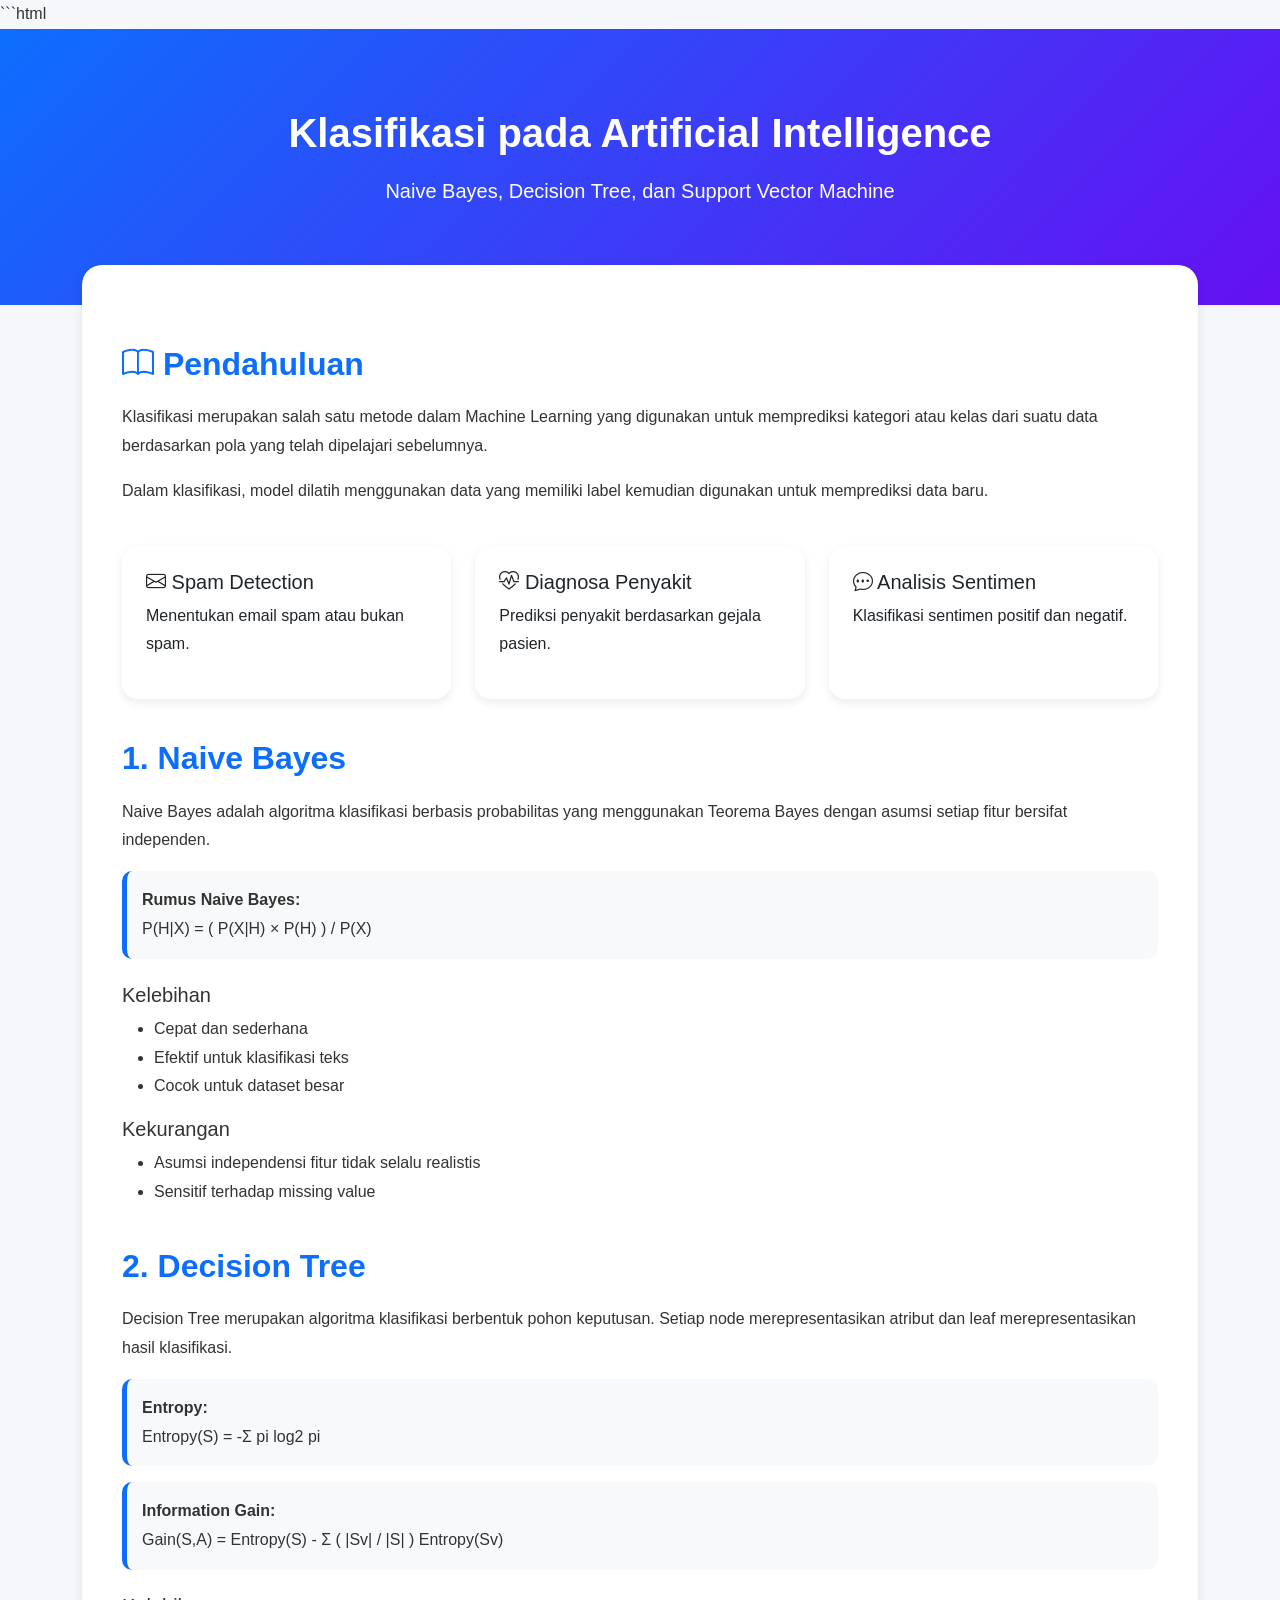
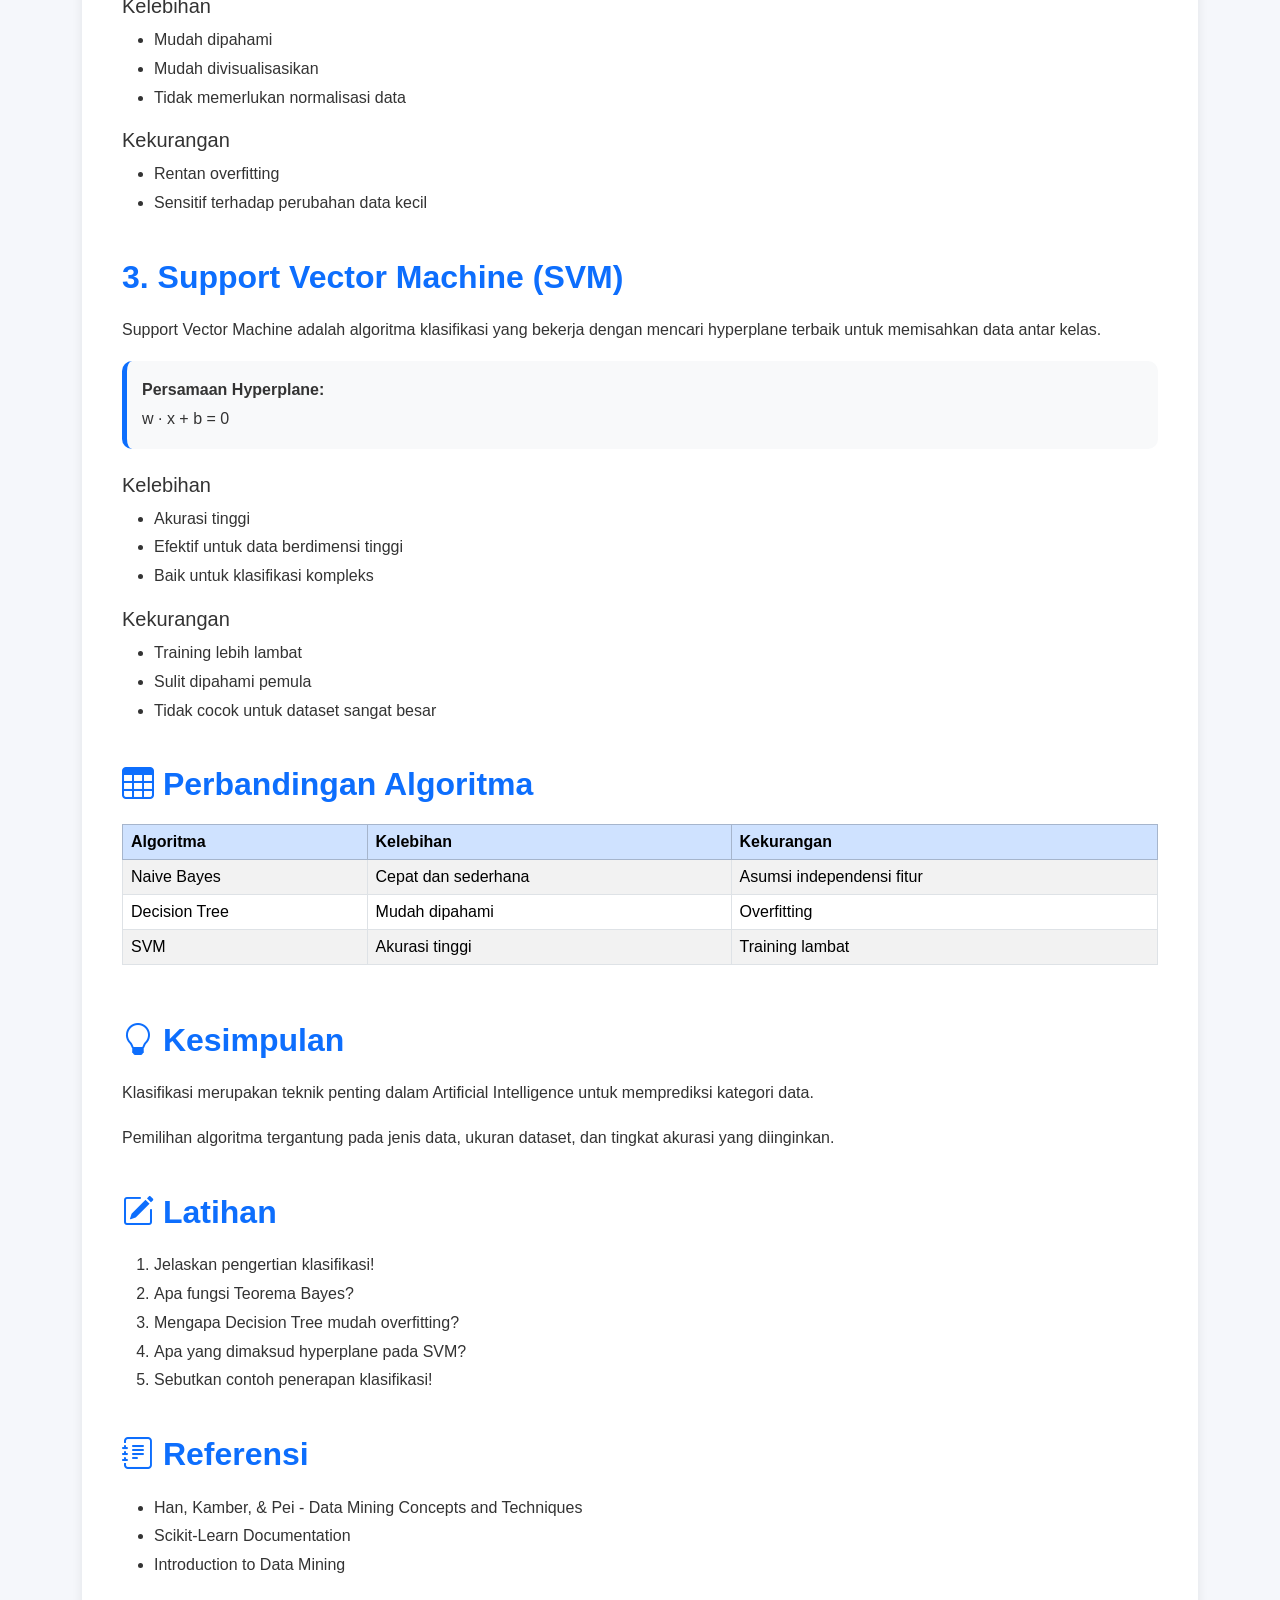
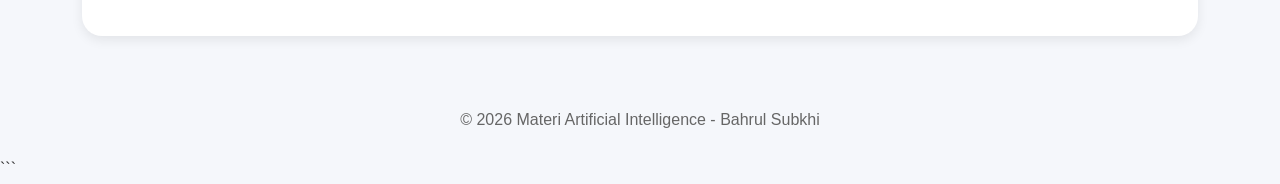
<file: upjb/kecerdasanbuatan/materi-klasifikasi-ai.html>
```html
<!DOCTYPE html>
<html lang="id">
<head>
  <meta charset="UTF-8" />
  <meta name="viewport" content="width=device-width, initial-scale=1.0" />
  <title>Materi Klasifikasi AI</title>

  <link href="https://cdn.jsdelivr.net/npm/bootstrap@5.3.3/dist/css/bootstrap.min.css" rel="stylesheet">
  <link rel="stylesheet" href="https://cdn.jsdelivr.net/npm/bootstrap-icons@1.11.3/font/bootstrap-icons.min.css">

  <style>
    body {
      background-color: #f5f7fb;
      font-family: 'Segoe UI', sans-serif;
      line-height: 1.8;
      color: #333;
    }

    .hero {
      background: linear-gradient(135deg, #0d6efd, #6610f2);
      color: white;
      padding: 80px 20px;
      text-align: center;
    }

    .hero h1 {
      font-weight: 700;
    }

    .content {
      background: white;
      padding: 40px;
      border-radius: 20px;
      box-shadow: 0 4px 12px rgba(0,0,0,0.08);
      margin-top: -40px;
      position: relative;
      z-index: 2;
    }

    .section-title {
      margin-top: 40px;
      margin-bottom: 20px;
      font-weight: bold;
      color: #0d6efd;
    }

    .card-custom {
      border: none;
      border-radius: 16px;
      box-shadow: 0 4px 10px rgba(0,0,0,0.08);
      transition: 0.3s;
    }

    .card-custom:hover {
      transform: translateY(-5px);
    }

    .formula {
      background: #f8f9fa;
      padding: 15px;
      border-left: 5px solid #0d6efd;
      border-radius: 10px;
      overflow-x: auto;
    }

    footer {
      margin-top: 50px;
      padding: 20px;
      text-align: center;
      color: #666;
    }
  </style>
</head>
<body>

  <section class="hero">
    <div class="container">
      <h1>Klasifikasi pada Artificial Intelligence</h1>
      <p class="lead mt-3">
        Naive Bayes, Decision Tree, dan Support Vector Machine
      </p>
    </div>
  </section>

  <div class="container mb-5">
    <div class="content">

      <h2 class="section-title">
        <i class="bi bi-book"></i> Pendahuluan
      </h2>

      <p>
        Klasifikasi merupakan salah satu metode dalam Machine Learning yang digunakan
        untuk memprediksi kategori atau kelas dari suatu data berdasarkan pola yang
        telah dipelajari sebelumnya.
      </p>

      <p>
        Dalam klasifikasi, model dilatih menggunakan data yang memiliki label
        kemudian digunakan untuk memprediksi data baru.
      </p>

      <div class="row g-4 mt-3">
        <div class="col-md-4">
          <div class="card card-custom p-4 h-100">
            <h5><i class="bi bi-envelope"></i> Spam Detection</h5>
            <p>Menentukan email spam atau bukan spam.</p>
          </div>
        </div>

        <div class="col-md-4">
          <div class="card card-custom p-4 h-100">
            <h5><i class="bi bi-heart-pulse"></i> Diagnosa Penyakit</h5>
            <p>Prediksi penyakit berdasarkan gejala pasien.</p>
          </div>
        </div>

        <div class="col-md-4">
          <div class="card card-custom p-4 h-100">
            <h5><i class="bi bi-chat-dots"></i> Analisis Sentimen</h5>
            <p>Klasifikasi sentimen positif dan negatif.</p>
          </div>
        </div>
      </div>

      <h2 class="section-title">
        1. Naive Bayes
      </h2>

      <p>
        Naive Bayes adalah algoritma klasifikasi berbasis probabilitas yang
        menggunakan Teorema Bayes dengan asumsi setiap fitur bersifat independen.
      </p>

      <div class="formula">
        <strong>Rumus Naive Bayes:</strong><br>
        P(H|X) = ( P(X|H) × P(H) ) / P(X)
      </div>

      <h5 class="mt-4">Kelebihan</h5>
      <ul>
        <li>Cepat dan sederhana</li>
        <li>Efektif untuk klasifikasi teks</li>
        <li>Cocok untuk dataset besar</li>
      </ul>

      <h5>Kekurangan</h5>
      <ul>
        <li>Asumsi independensi fitur tidak selalu realistis</li>
        <li>Sensitif terhadap missing value</li>
      </ul>

      <h2 class="section-title">
        2. Decision Tree
      </h2>

      <p>
        Decision Tree merupakan algoritma klasifikasi berbentuk pohon keputusan.
        Setiap node merepresentasikan atribut dan leaf merepresentasikan hasil klasifikasi.
      </p>

      <div class="formula">
        <strong>Entropy:</strong><br>
        Entropy(S) = -Σ pi log2 pi
      </div>

      <div class="formula mt-3">
        <strong>Information Gain:</strong><br>
        Gain(S,A) = Entropy(S) - Σ ( |Sv| / |S| ) Entropy(Sv)
      </div>

      <h5 class="mt-4">Kelebihan</h5>
      <ul>
        <li>Mudah dipahami</li>
        <li>Mudah divisualisasikan</li>
        <li>Tidak memerlukan normalisasi data</li>
      </ul>

      <h5>Kekurangan</h5>
      <ul>
        <li>Rentan overfitting</li>
        <li>Sensitif terhadap perubahan data kecil</li>
      </ul>

      <h2 class="section-title">
        3. Support Vector Machine (SVM)
      </h2>

      <p>
        Support Vector Machine adalah algoritma klasifikasi yang bekerja dengan
        mencari hyperplane terbaik untuk memisahkan data antar kelas.
      </p>

      <div class="formula">
        <strong>Persamaan Hyperplane:</strong><br>
        w · x + b = 0
      </div>

      <h5 class="mt-4">Kelebihan</h5>
      <ul>
        <li>Akurasi tinggi</li>
        <li>Efektif untuk data berdimensi tinggi</li>
        <li>Baik untuk klasifikasi kompleks</li>
      </ul>

      <h5>Kekurangan</h5>
      <ul>
        <li>Training lebih lambat</li>
        <li>Sulit dipahami pemula</li>
        <li>Tidak cocok untuk dataset sangat besar</li>
      </ul>

      <h2 class="section-title">
        <i class="bi bi-table"></i> Perbandingan Algoritma
      </h2>

      <div class="table-responsive">
        <table class="table table-bordered table-striped">
          <thead class="table-primary">
            <tr>
              <th>Algoritma</th>
              <th>Kelebihan</th>
              <th>Kekurangan</th>
            </tr>
          </thead>
          <tbody>
            <tr>
              <td>Naive Bayes</td>
              <td>Cepat dan sederhana</td>
              <td>Asumsi independensi fitur</td>
            </tr>
            <tr>
              <td>Decision Tree</td>
              <td>Mudah dipahami</td>
              <td>Overfitting</td>
            </tr>
            <tr>
              <td>SVM</td>
              <td>Akurasi tinggi</td>
              <td>Training lambat</td>
            </tr>
          </tbody>
        </table>
      </div>

      <h2 class="section-title">
        <i class="bi bi-lightbulb"></i> Kesimpulan
      </h2>

      <p>
        Klasifikasi merupakan teknik penting dalam Artificial Intelligence untuk
        memprediksi kategori data.
      </p>

      <p>
        Pemilihan algoritma tergantung pada jenis data, ukuran dataset,
        dan tingkat akurasi yang diinginkan.
      </p>

      <h2 class="section-title">
        <i class="bi bi-pencil-square"></i> Latihan
      </h2>

      <ol>
        <li>Jelaskan pengertian klasifikasi!</li>
        <li>Apa fungsi Teorema Bayes?</li>
        <li>Mengapa Decision Tree mudah overfitting?</li>
        <li>Apa yang dimaksud hyperplane pada SVM?</li>
        <li>Sebutkan contoh penerapan klasifikasi!</li>
      </ol>

      <h2 class="section-title">
        <i class="bi bi-journal-text"></i> Referensi
      </h2>

      <ul>
        <li>Han, Kamber, & Pei - Data Mining Concepts and Techniques</li>
        <li>Scikit-Learn Documentation</li>
        <li>Introduction to Data Mining</li>
      </ul>

    </div>
  </div>

  <footer>
    © 2026 Materi Artificial Intelligence - Bahrul Subkhi
  </footer>

</body>
</html>
```
</file>
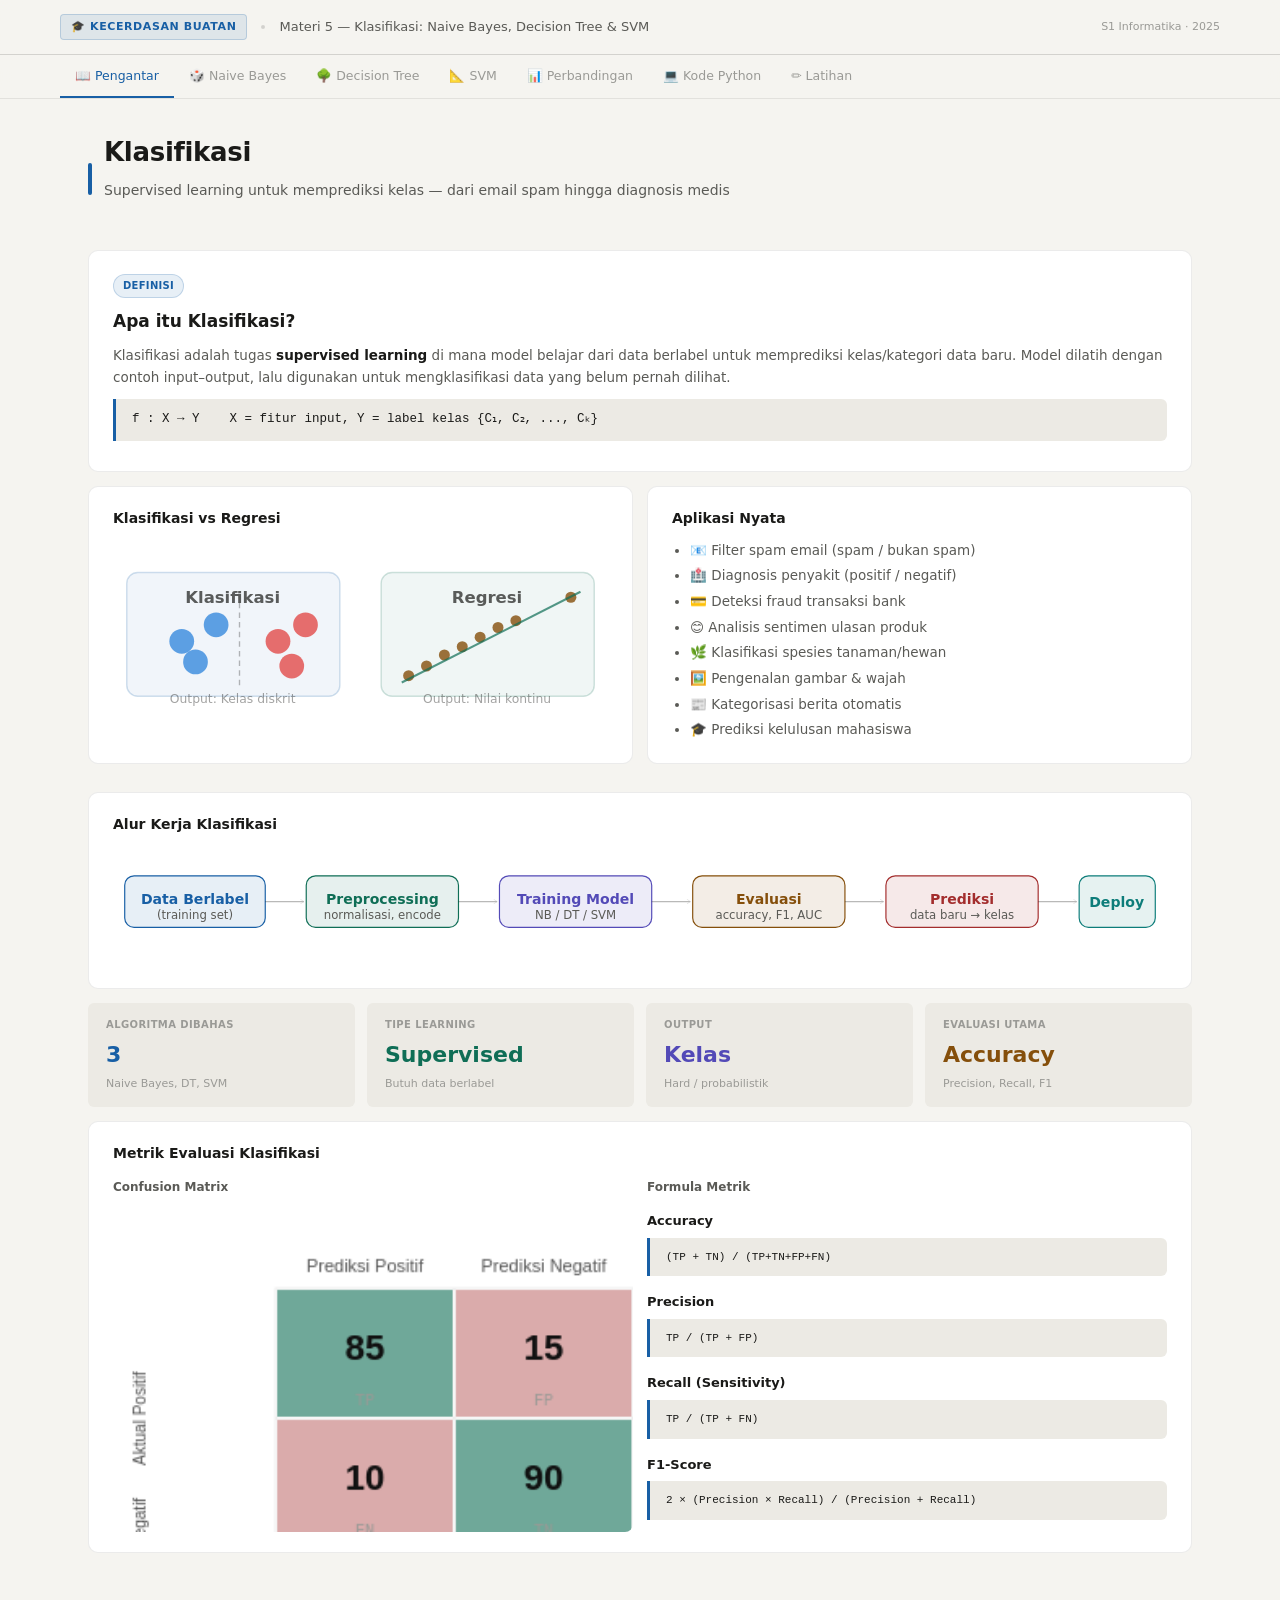
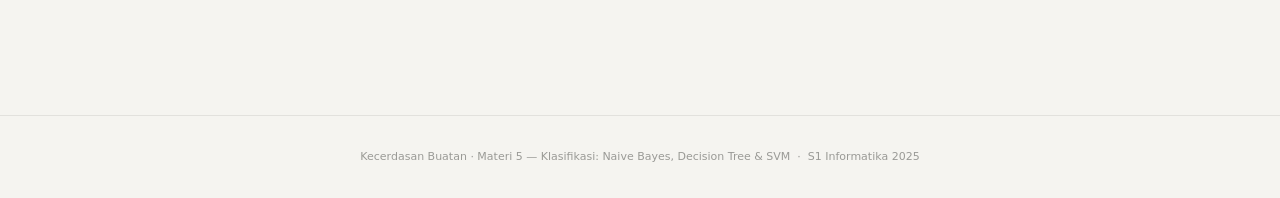
<file: upjb/kecerdasanbuatan/materi-klasifikasi-ai2.html>
<!DOCTYPE html>
<html lang="id">
<head>
<meta charset="UTF-8">
<meta name="viewport" content="width=device-width, initial-scale=1.0">
<title>Klasifikasi — Kecerdasan Buatan</title>
<style>
:root {
  --bg:     #f5f4f0;
  --bg2:    #ffffff;
  --bg3:    #eceae4;
  --bg4:    #e2e0da;
  --text:   #1a1a18;
  --text2:  #5a5a56;
  --text3:  #9a9a96;
  --border: rgba(0,0,0,0.08);
  --border2:rgba(0,0,0,0.14);
  --accent: #185FA5;
  --acc2:   #378ADD;
  --green:  #0F6E56;
  --green2: #1D9E75;
  --amber:  #854F0B;
  --amber2: #C97C10;
  --coral:  #A32D2D;
  --coral2: #E24B4A;
  --purple: #534AB7;
  --purple2:#7F77DD;
  --teal:   #0D7D7A;
  --teal2:  #2DD4BF;
  --r: 10px; --rsm: 6px;
}
@media(prefers-color-scheme:dark){
  :root{
    --bg:#101010;--bg2:#181818;--bg3:#222;--bg4:#2a2a2a;
    --text:#e8e6e0;--text2:#a0a09a;--text3:#606060;
    --border:rgba(255,255,255,0.07);--border2:rgba(255,255,255,0.13);
    --accent:#4f9cf9;--acc2:#7BC4FF;
    --green:#2DD4BF;--green2:#3ecf82;
    --amber:#f5a623;--amber2:#fbbf24;
    --coral:#f87171;--coral2:#fca5a5;
    --purple:#a78bfa;--purple2:#c4b5fd;
    --teal:#2DD4BF;--teal2:#67e8f9;
  }
}
*,*::before,*::after{box-sizing:border-box;margin:0;padding:0}
body{font-family:'Segoe UI',system-ui,-apple-system,sans-serif;background:var(--bg);color:var(--text);line-height:1.65;min-height:100vh}

/* HEADER */
.header{position:sticky;top:0;z-index:200;background:rgba(245,244,240,0.94);backdrop-filter:blur(12px);border-bottom:1px solid var(--border2);padding:0 28px}
@media(prefers-color-scheme:dark){.header{background:rgba(16,16,16,0.94)}}
.header-inner{max-width:1160px;margin:0 auto;height:54px;display:flex;align-items:center;gap:14px}
.hchip{font-size:11px;font-weight:600;letter-spacing:.6px;text-transform:uppercase;color:var(--accent);background:rgba(24,95,165,0.1);border:1px solid rgba(24,95,165,0.2);padding:3px 10px;border-radius:4px}
.htitle{font-size:13px;color:var(--text2)}
.hdot{width:4px;height:4px;border-radius:50%;background:var(--border2)}

/* NAV */
.nav-wrap{position:sticky;top:54px;z-index:190;background:rgba(245,244,240,0.94);backdrop-filter:blur(12px);border-bottom:1px solid var(--border);padding:0 28px}
@media(prefers-color-scheme:dark){.nav-wrap{background:rgba(16,16,16,0.94)}}
.nav{max-width:1160px;margin:0 auto;display:flex;overflow-x:auto}
.nav::-webkit-scrollbar{display:none}
.nav button{font-family:inherit;font-size:12.5px;padding:13px 15px;border:none;background:transparent;color:var(--text3);cursor:pointer;border-bottom:2px solid transparent;white-space:nowrap;transition:all .2s}
.nav button:hover{color:var(--text2)}
.nav button.active{color:var(--accent);border-bottom-color:var(--accent);font-weight:500}

/* MAIN */
.main{max-width:1160px;margin:0 auto;padding:32px 28px 100px}
.section{display:none;animation:fadeUp .25s ease}
.section.active{display:block}
@keyframes fadeUp{from{opacity:0;transform:translateY(8px)}to{opacity:1;transform:translateY(0)}}

/* CARDS */
.card{background:var(--bg2);border:1px solid var(--border);border-radius:var(--r);padding:20px 24px;margin-bottom:14px}
.card-alt{background:var(--bg3);border:1px solid var(--border);border-radius:var(--r);padding:16px 18px}

/* GRID */
.g2{display:grid;grid-template-columns:1fr 1fr;gap:14px;margin-bottom:14px}
.g3{display:grid;grid-template-columns:repeat(3,1fr);gap:14px;margin-bottom:14px}
.g4{display:grid;grid-template-columns:repeat(4,1fr);gap:12px;margin-bottom:14px}
@media(max-width:700px){.g2,.g3,.g4{grid-template-columns:1fr}}

/* TYPE */
.page-h{font-size:26px;font-weight:700;letter-spacing:-.3px;margin-bottom:5px}
.page-sub{font-size:14px;color:var(--text2);margin-bottom:26px}
h2{font-size:17px;font-weight:600;margin-bottom:7px}
h3{font-size:14px;font-weight:600;margin-bottom:7px;color:var(--text)}
p{font-size:13.5px;color:var(--text2);line-height:1.7}
ul{font-size:13.5px;color:var(--text2);line-height:1.9;padding-left:18px}
strong{color:var(--text);font-weight:600}

/* BADGES */
.badge{display:inline-block;font-size:10px;font-weight:700;padding:3px 9px;border-radius:20px;margin-bottom:9px;letter-spacing:.3px;text-transform:uppercase}
.ba{background:rgba(24,95,165,.1);color:var(--accent);border:1px solid rgba(24,95,165,.2)}
.bg{background:rgba(15,110,86,.1);color:var(--green);border:1px solid rgba(15,110,86,.2)}
.bam{background:rgba(133,79,11,.1);color:var(--amber);border:1px solid rgba(133,79,11,.2)}
.bc{background:rgba(163,45,45,.1);color:var(--coral);border:1px solid rgba(163,45,45,.2)}
.bp{background:rgba(83,74,183,.1);color:var(--purple);border:1px solid rgba(83,74,183,.2)}
.bt{background:rgba(13,125,122,.1);color:var(--teal);border:1px solid rgba(13,125,122,.2)}

/* TAGS */
.tag{display:inline-block;font-size:11px;padding:2px 9px;border-radius:4px;margin:2px}
.ty{background:rgba(15,110,86,.1);color:var(--green)}
.tn{background:rgba(163,45,45,.1);color:var(--coral)}

/* FORMULA */
.formula{font-family:'Courier New',monospace;font-size:12.5px;background:var(--bg3);border-left:3px solid var(--accent);border-radius:0 6px 6px 0;padding:10px 16px;color:var(--text);margin:10px 0;line-height:1.7;overflow-x:auto}

/* STEP */
.step{display:flex;gap:12px;margin-bottom:11px;align-items:flex-start}
.snum{min-width:26px;height:26px;border-radius:50%;background:rgba(24,95,165,.1);color:var(--accent);font-size:12px;font-weight:700;display:flex;align-items:center;justify-content:center;flex-shrink:0}

/* CONTROLS */
.ctrl{display:flex;align-items:center;gap:12px;flex-wrap:wrap;margin-bottom:12px}
.ctrl label{font-size:12px;color:var(--text2);font-weight:500}
.ctrl span{font-size:12px;font-weight:600;color:var(--text);min-width:24px;font-family:'Courier New',monospace}
.ctrl input[type=range]{-webkit-appearance:none;appearance:none;width:110px;height:3px;background:var(--border2);border-radius:2px;outline:none;cursor:pointer}
.ctrl input[type=range]::-webkit-slider-thumb{-webkit-appearance:none;width:14px;height:14px;border-radius:50%;background:var(--accent);cursor:pointer;border:2px solid var(--bg2)}

/* BUTTONS */
.btn{font-family:inherit;font-size:12px;font-weight:500;padding:7px 16px;border-radius:var(--rsm);border:1px solid var(--border2);background:var(--bg3);color:var(--text);cursor:pointer;transition:all .15s}
.btn:hover{background:var(--bg4)}
.btn-p{background:var(--accent);color:#fff;border-color:var(--accent)}
.btn-p:hover{opacity:.9}

canvas{border-radius:8px;display:block;max-width:100%}

/* CODE */
.code{font-family:'Courier New',monospace;font-size:12px;line-height:1.85;background:var(--bg3);border:1px solid var(--border2);border-radius:var(--r);padding:16px 18px;overflow-x:auto;color:var(--text);margin:8px 0}
.kw{color:var(--purple)}.fn{color:var(--green)}.st{color:var(--amber)}.cm{color:var(--text3)}.nm{color:var(--accent)}

/* SOAL */
.soal{border:1px solid var(--border);border-radius:var(--r);padding:16px 20px;margin-bottom:10px;cursor:pointer;transition:background .15s}
.soal:hover{background:var(--bg3)}
.soal-head{display:flex;justify-content:space-between;gap:12px}
.soal-q{font-size:13.5px;font-weight:500;line-height:1.5}
.soal-icon{color:var(--text3);font-size:14px;flex-shrink:0;transition:transform .2s}
.soal-icon.open{transform:rotate(180deg)}
.soal-ans{display:none;margin-top:14px;padding-top:14px;border-top:1px solid var(--border);font-size:13px;color:var(--text2);line-height:1.75}
.soal-ans.show{display:block}

/* METRICS */
.metric{background:var(--bg3);border-radius:var(--rsm);padding:14px 18px}
.metric-l{font-size:10px;color:var(--text3);margin-bottom:3px;font-weight:600;text-transform:uppercase;letter-spacing:.4px}
.metric-v{font-size:22px;font-weight:700}
.metric-s{font-size:11px;color:var(--text3);margin-top:2px}

/* STITLE */
.stitle{display:flex;align-items:center;gap:12px;margin-bottom:22px}
.stbar{width:4px;border-radius:2px}

/* TABLE */
table{width:100%;border-collapse:collapse;font-size:13px}
th{background:var(--bg3);color:var(--text2);font-weight:600;padding:9px 12px;text-align:left;font-size:11px;letter-spacing:.3px;text-transform:uppercase}
td{padding:9px 12px;border-top:1px solid var(--border);color:var(--text2)}
td:first-child{color:var(--text);font-weight:500}

/* INFO */
.info{background:rgba(24,95,165,.07);border:1px solid rgba(24,95,165,.15);border-radius:var(--rsm);padding:12px 16px;font-size:13px;color:var(--accent);margin:10px 0}
.warn{background:rgba(133,79,11,.07);border:1px solid rgba(133,79,11,.15);border-radius:var(--rsm);padding:12px 16px;font-size:13px;color:var(--amber);margin:10px 0}

/* FOOTER */
.footer{text-align:center;padding:32px 0;font-size:11px;color:var(--text3);border-top:1px solid var(--border);margin-top:48px}

/* DECISION TREE NODE */
.dt-node{text-align:center;padding:6px 10px;border-radius:6px;font-size:11px;font-weight:500;display:inline-block}
</style>
</head>
<body>

<header class="header">
  <div class="header-inner">
    <div class="hchip">🎓 Kecerdasan Buatan</div>
    <div class="hdot"></div>
    <div class="htitle">Materi 5 — Klasifikasi: Naive Bayes, Decision Tree & SVM</div>
    <div style="margin-left:auto;font-size:11px;color:var(--text3)">S1 Informatika · 2025</div>
  </div>
</header>

<nav class="nav-wrap">
  <div class="nav">
    <button class="active" onclick="showTab('intro',this)">📖 Pengantar</button>
    <button onclick="showTab('nb',this)">🎲 Naive Bayes</button>
    <button onclick="showTab('dt',this)">🌳 Decision Tree</button>
    <button onclick="showTab('svm',this)">📐 SVM</button>
    <button onclick="showTab('compare',this)">📊 Perbandingan</button>
    <button onclick="showTab('code',this)">💻 Kode Python</button>
    <button onclick="showTab('latihan',this)">✏️ Latihan</button>
  </div>
</nav>

<main class="main">

<!-- ===== PENGANTAR ===== -->
<section id="tab-intro" class="section active">
  <div class="stitle">
    <div class="stbar" style="height:32px;background:var(--accent)"></div>
    <div>
      <div class="page-h">Klasifikasi</div>
      <div class="page-sub">Supervised learning untuk memprediksi kelas — dari email spam hingga diagnosis medis</div>
    </div>
  </div>

  <div class="card">
    <span class="badge ba">Definisi</span>
    <h2>Apa itu Klasifikasi?</h2>
    <p style="margin-top:8px">Klasifikasi adalah tugas <strong>supervised learning</strong> di mana model belajar dari data berlabel untuk memprediksi kelas/kategori data baru. Model dilatih dengan contoh input–output, lalu digunakan untuk mengklasifikasi data yang belum pernah dilihat.</p>
    <div class="formula">f : X → Y &nbsp;&nbsp; X = fitur input, Y = label kelas {C₁, C₂, ..., Cₖ}</div>
  </div>

  <div class="g2">
    <div class="card">
      <h3>Klasifikasi vs Regresi</h3>
      <svg width="100%" viewBox="0 0 360 130" style="margin-top:8px">
        <rect x="10" y="20" width="155" height="90" rx="8" fill="rgba(24,95,165,.06)" stroke="rgba(24,95,165,.2)" stroke-width="1"/>
        <text x="87" y="42" text-anchor="middle" font-size="12" font-weight="600" fill="currentColor" opacity=".7">Klasifikasi</text>
        <circle cx="50" cy="70" r="9" fill="#378ADD" opacity=".8"/><circle cx="75" cy="58" r="9" fill="#378ADD" opacity=".8"/>
        <circle cx="60" cy="85" r="9" fill="#378ADD" opacity=".8"/>
        <circle cx="120" cy="70" r="9" fill="#E24B4A" opacity=".8"/><circle cx="140" cy="58" r="9" fill="#E24B4A" opacity=".8"/>
        <circle cx="130" cy="88" r="9" fill="#E24B4A" opacity=".8"/>
        <line x1="92" y1="42" x2="92" y2="105" stroke="currentColor" stroke-width="1" stroke-dasharray="4 3" opacity=".3"/>
        <text x="87" y="115" text-anchor="middle" font-size="9" fill="currentColor" opacity=".4">Output: Kelas diskrit</text>

        <rect x="195" y="20" width="155" height="90" rx="8" fill="rgba(15,110,86,.06)" stroke="rgba(15,110,86,.2)" stroke-width="1"/>
        <text x="272" y="42" text-anchor="middle" font-size="12" font-weight="600" fill="currentColor" opacity=".7">Regresi</text>
        <circle cx="215" cy="95" r="4" fill="var(--amber)" opacity=".8"/><circle cx="228" cy="88" r="4" fill="var(--amber)" opacity=".8"/>
        <circle cx="241" cy="80" r="4" fill="var(--amber)" opacity=".8"/><circle cx="254" cy="74" r="4" fill="var(--amber)" opacity=".8"/>
        <circle cx="267" cy="67" r="4" fill="var(--amber)" opacity=".8"/><circle cx="280" cy="60" r="4" fill="var(--amber)" opacity=".8"/>
        <circle cx="293" cy="55" r="4" fill="var(--amber)" opacity=".8"/><circle cx="333" cy="38" r="4" fill="var(--amber)" opacity=".8"/>
        <line x1="210" y1="100" x2="340" y2="34" stroke="var(--green)" stroke-width="1.5" opacity=".7"/>
        <text x="272" y="115" text-anchor="middle" font-size="9" fill="currentColor" opacity=".4">Output: Nilai kontinu</text>
      </svg>
    </div>
    <div class="card">
      <h3>Aplikasi Nyata</h3>
      <ul style="margin-top:8px">
        <li>📧 Filter spam email (spam / bukan spam)</li>
        <li>🏥 Diagnosis penyakit (positif / negatif)</li>
        <li>💳 Deteksi fraud transaksi bank</li>
        <li>😊 Analisis sentimen ulasan produk</li>
        <li>🌿 Klasifikasi spesies tanaman/hewan</li>
        <li>🖼️ Pengenalan gambar & wajah</li>
        <li>📰 Kategorisasi berita otomatis</li>
        <li>🎓 Prediksi kelulusan mahasiswa</li>
      </ul>
    </div>
  </div>

  <div class="card">
    <h3>Alur Kerja Klasifikasi</h3>
    <svg width="100%" viewBox="0 0 900 100">
      <defs>
        <marker id="arri" viewBox="0 0 10 10" refX="8" refY="5" markerWidth="5" markerHeight="5" orient="auto">
          <path d="M2 1L8 5L2 9" fill="none" stroke="currentColor" stroke-width="1.5" opacity=".4"/>
        </marker>
      </defs>
      <!-- nodes -->
      <rect x="10" y="28" width="120" height="44" rx="8" fill="rgba(24,95,165,.1)" stroke="var(--accent)" stroke-width="1"/>
      <text x="70" y="52" text-anchor="middle" font-size="12" font-weight="600" fill="var(--accent)">Data Berlabel</text>
      <text x="70" y="65" text-anchor="middle" font-size="10" fill="var(--text2)">(training set)</text>

      <rect x="165" y="28" width="130" height="44" rx="8" fill="rgba(15,110,86,.1)" stroke="var(--green)" stroke-width="1"/>
      <text x="230" y="52" text-anchor="middle" font-size="12" font-weight="600" fill="var(--green)">Preprocessing</text>
      <text x="230" y="65" text-anchor="middle" font-size="10" fill="var(--text2)">normalisasi, encode</text>

      <rect x="330" y="28" width="130" height="44" rx="8" fill="rgba(83,74,183,.1)" stroke="var(--purple)" stroke-width="1"/>
      <text x="395" y="52" text-anchor="middle" font-size="12" font-weight="600" fill="var(--purple)">Training Model</text>
      <text x="395" y="65" text-anchor="middle" font-size="10" fill="var(--text2)">NB / DT / SVM</text>

      <rect x="495" y="28" width="130" height="44" rx="8" fill="rgba(133,79,11,.1)" stroke="var(--amber)" stroke-width="1"/>
      <text x="560" y="52" text-anchor="middle" font-size="12" font-weight="600" fill="var(--amber)">Evaluasi</text>
      <text x="560" y="65" text-anchor="middle" font-size="10" fill="var(--text2)">accuracy, F1, AUC</text>

      <rect x="660" y="28" width="130" height="44" rx="8" fill="rgba(163,45,45,.1)" stroke="var(--coral)" stroke-width="1"/>
      <text x="725" y="52" text-anchor="middle" font-size="12" font-weight="600" fill="var(--coral)">Prediksi</text>
      <text x="725" y="65" text-anchor="middle" font-size="10" fill="var(--text2)">data baru → kelas</text>

      <rect x="825" y="28" width="65" height="44" rx="8" fill="rgba(13,125,122,.1)" stroke="var(--teal)" stroke-width="1"/>
      <text x="857" y="55" text-anchor="middle" font-size="12" font-weight="600" fill="var(--teal)">Deploy</text>

      <line x1="130" y1="50" x2="163" y2="50" stroke="currentColor" stroke-width="1" opacity=".3" marker-end="url(#arri)"/>
      <line x1="295" y1="50" x2="328" y2="50" stroke="currentColor" stroke-width="1" opacity=".3" marker-end="url(#arri)"/>
      <line x1="460" y1="50" x2="493" y2="50" stroke="currentColor" stroke-width="1" opacity=".3" marker-end="url(#arri)"/>
      <line x1="625" y1="50" x2="658" y2="50" stroke="currentColor" stroke-width="1" opacity=".3" marker-end="url(#arri)"/>
      <line x1="790" y1="50" x2="823" y2="50" stroke="currentColor" stroke-width="1" opacity=".3" marker-end="url(#arri)"/>
    </svg>
  </div>

  <div class="g4">
    <div class="metric"><div class="metric-l">Algoritma dibahas</div><div class="metric-v" style="color:var(--accent)">3</div><div class="metric-s">Naive Bayes, DT, SVM</div></div>
    <div class="metric"><div class="metric-l">Tipe learning</div><div class="metric-v" style="color:var(--green)">Supervised</div><div class="metric-s">Butuh data berlabel</div></div>
    <div class="metric"><div class="metric-l">Output</div><div class="metric-v" style="color:var(--purple)">Kelas</div><div class="metric-s">Hard / probabilistik</div></div>
    <div class="metric"><div class="metric-l">Evaluasi utama</div><div class="metric-v" style="color:var(--amber)">Accuracy</div><div class="metric-s">Precision, Recall, F1</div></div>
  </div>

  <div class="card">
    <h3>Metrik Evaluasi Klasifikasi</h3>
    <div class="g2" style="margin-top:12px;margin-bottom:0">
      <div>
        <h3 style="color:var(--text2);font-size:12px;margin-bottom:10px">Confusion Matrix</h3>
        <canvas id="cm-canvas" width="320" height="200" style="width:100%"></canvas>
      </div>
      <div>
        <h3 style="color:var(--text2);font-size:12px;margin-bottom:10px">Formula Metrik</h3>
        <div style="display:flex;flex-direction:column;gap:8px;margin-top:4px">
          <div><span style="font-weight:600;font-size:13px">Accuracy</span>
          <div class="formula" style="font-size:11px;margin:4px 0">(TP + TN) / (TP+TN+FP+FN)</div></div>
          <div><span style="font-weight:600;font-size:13px">Precision</span>
          <div class="formula" style="font-size:11px;margin:4px 0">TP / (TP + FP)</div></div>
          <div><span style="font-weight:600;font-size:13px">Recall (Sensitivity)</span>
          <div class="formula" style="font-size:11px;margin:4px 0">TP / (TP + FN)</div></div>
          <div><span style="font-weight:600;font-size:13px">F1-Score</span>
          <div class="formula" style="font-size:11px;margin:4px 0">2 × (Precision × Recall) / (Precision + Recall)</div></div>
        </div>
      </div>
    </div>
  </div>
</section>

<!-- ===== NAIVE BAYES ===== -->
<section id="tab-nb" class="section">
  <div class="stitle">
    <div class="stbar" style="height:32px;background:var(--green)"></div>
    <div>
      <div class="page-h">Naive Bayes</div>
      <div class="page-sub">Classifier probabilistik berbasis Teorema Bayes — cepat, simpel, efektif</div>
    </div>
  </div>

  <div class="g2">
    <div class="card">
      <span class="badge bg">Teorema Bayes</span>
      <h2>Dasar Teori</h2>
      <p style="margin-top:8px">Naive Bayes menggunakan Teorema Bayes untuk menghitung probabilitas posterior setiap kelas, lalu memilih kelas dengan probabilitas tertinggi (Maximum A Posteriori).</p>
      <div class="formula">P(C|X) = P(X|C) · P(C) / P(X)</div>
      <p style="font-size:12px;margin-top:4px">P(C|X) = posterior, P(X|C) = likelihood, P(C) = prior, P(X) = evidence</p>
      <div class="formula" style="margin-top:10px">Prediksi: ŷ = argmaxₖ P(Cₖ) · Π P(xᵢ|Cₖ)</div>
      <p style="font-size:12px;margin-top:4px">Asumsi "Naive": semua fitur <strong>independen</strong> satu sama lain (given class)</p>
    </div>
    <div class="card">
      <h3>Jenis Naive Bayes</h3>
      <div style="margin-top:8px;display:flex;flex-direction:column;gap:11px">
        <div style="border-left:3px solid var(--green);padding-left:12px">
          <div style="font-weight:600;font-size:13px;margin-bottom:3px">Gaussian NB</div>
          <p style="font-size:12px">Fitur kontinu — diasumsikan berdistribusi Normal/Gaussian</p>
          <div class="formula" style="font-size:11px;margin:4px 0">P(xᵢ|C) = (1/√2πσ²) · e^(-(x-μ)²/2σ²)</div>
        </div>
        <div style="border-left:3px solid var(--accent);padding-left:12px">
          <div style="font-weight:600;font-size:13px;margin-bottom:3px">Multinomial NB</div>
          <p style="font-size:12px">Fitur diskrit/count — cocok untuk klasifikasi teks (frekuensi kata)</p>
        </div>
        <div style="border-left:3px solid var(--purple);padding-left:12px">
          <div style="font-weight:600;font-size:13px;margin-bottom:3px">Bernoulli NB</div>
          <p style="font-size:12px">Fitur binary (0/1) — cocok untuk text classification (ada/tidak kata)</p>
        </div>
        <div style="border-left:3px solid var(--amber);padding-left:12px">
          <div style="font-weight:600;font-size:13px;margin-bottom:3px">Complement NB</div>
          <p style="font-size:12px">Cocok untuk dataset imbalanced — hitung komplemen tiap kelas</p>
        </div>
      </div>
    </div>
  </div>

  <div class="card">
    <h3>📊 Demo: Klasifikasi Email Spam</h3>
    <p style="margin-bottom:14px">Klik kata-kata untuk memasukkan ke email, lalu klasifikasikan apakah spam atau bukan spam.</p>
    <div class="g2" style="margin-bottom:0">
      <div>
        <div style="font-size:12px;font-weight:600;color:var(--text2);margin-bottom:8px">Klik kata untuk tambah ke email:</div>
        <div id="word-buttons" style="display:flex;flex-wrap:wrap;gap:6px;margin-bottom:14px"></div>
        <div style="font-size:12px;font-weight:600;color:var(--text2);margin-bottom:6px">Email kamu:</div>
        <div id="email-content" style="min-height:60px;border:1px solid var(--border2);border-radius:var(--rsm);padding:10px 14px;font-size:13px;color:var(--text);background:var(--bg3);font-family:'Courier New',monospace;line-height:1.8">
          (klik kata di atas untuk mulai menulis)
        </div>
        <div style="display:flex;gap:8px;margin-top:10px">
          <button class="btn btn-p" onclick="classifyEmail()">🔍 Klasifikasi</button>
          <button class="btn" onclick="resetEmail()">↺ Reset</button>
        </div>
      </div>
      <div>
        <div style="font-size:12px;font-weight:600;color:var(--text2);margin-bottom:8px">Hasil Klasifikasi:</div>
        <div id="nb-result" style="background:var(--bg3);border:1px solid var(--border);border-radius:var(--r);padding:16px;min-height:160px">
          <div style="font-size:13px;color:var(--text3);text-align:center;padding-top:30px">Tambah kata lalu klik Klasifikasi</div>
        </div>
      </div>
    </div>
  </div>

  <div class="g2">
    <div class="card">
      <h3>Langkah Klasifikasi Manual</h3>
      <div style="margin-top:8px">
        <div class="step"><div class="snum">1</div><p>Hitung <strong>prior</strong> P(Spam) dan P(Bukan Spam) dari data training</p></div>
        <div class="step"><div class="snum">2</div><p>Hitung <strong>likelihood</strong> P(kata|kelas) untuk setiap kata dalam email</p></div>
        <div class="step"><div class="snum">3</div><p>Kalikan semua likelihood (log-sum untuk stabilitas numerik)</p></div>
        <div class="step"><div class="snum">4</div><p>Pilih kelas dengan <strong>skor posterior tertinggi</strong></p></div>
      </div>
      <div class="warn" style="margin-top:10px">⚠️ <strong>Laplace Smoothing:</strong> Tambahkan +1 ke setiap count untuk menghindari probabilitas nol saat kata baru tidak ada di training.</div>
    </div>
    <div class="card">
      <h3>Kelebihan & Kekurangan</h3>
      <div style="display:flex;flex-wrap:wrap;gap:5px;margin-top:10px">
        <span class="tag ty">Sangat cepat (O(n·d))</span>
        <span class="tag ty">Scalable data besar</span>
        <span class="tag ty">Sedikit training data</span>
        <span class="tag ty">Robust noise</span>
        <span class="tag ty">Probabilistic output</span>
        <span class="tag tn">Asumsi independensi lemah</span>
        <span class="tag tn">Kurang akurat fitur korelasi</span>
        <span class="tag tn">Estimasi prob. kurang tepat</span>
      </div>
      <div class="info" style="margin-top:12px">
        💡 Naive Bayes bekerja sangat baik untuk <strong>klasifikasi teks</strong> meski asumsi independensinya sering dilanggar di dunia nyata.
      </div>
    </div>
  </div>
</section>

<!-- ===== DECISION TREE ===== -->
<section id="tab-dt" class="section">
  <div class="stitle">
    <div class="stbar" style="height:32px;background:var(--amber)"></div>
    <div>
      <div class="page-h">Decision Tree</div>
      <div class="page-sub">Model pohon keputusan yang mudah diinterpretasi — if-else yang dioptimasi</div>
    </div>
  </div>

  <div class="g2">
    <div class="card">
      <span class="badge bam">Pohon Keputusan</span>
      <h2>Konsep Dasar</h2>
      <p style="margin-top:8px">Decision Tree mempartisi ruang fitur secara rekursif menggunakan aturan if-else untuk memisahkan kelas. Setiap node internal berisi tes pada fitur, setiap daun berisi prediksi kelas.</p>
      <div style="margin-top:12px;display:flex;flex-direction:column;gap:10px">
        <div style="border-left:3px solid var(--amber);padding-left:12px">
          <div style="font-weight:600;font-size:13px">Root Node</div>
          <p style="font-size:12px">Node teratas — fitur yang paling informatif untuk split pertama</p>
        </div>
        <div style="border-left:3px solid var(--accent);padding-left:12px">
          <div style="font-weight:600;font-size:13px">Internal Node</div>
          <p style="font-size:12px">Berisi kondisi split (misal: "usia > 30")</p>
        </div>
        <div style="border-left:3px solid var(--green);padding-left:12px">
          <div style="font-weight:600;font-size:13px">Leaf Node</div>
          <p style="font-size:12px">Node terminal — berisi prediksi kelas atau nilai</p>
        </div>
      </div>
    </div>
    <div class="card">
      <h3>Kriteria Split</h3>
      <div style="margin-top:8px;display:flex;flex-direction:column;gap:12px">
        <div style="border-left:3px solid var(--amber);padding-left:12px">
          <div style="font-weight:600;font-size:13px">Gini Impurity (CART)</div>
          <div class="formula" style="font-size:11px;margin:5px 0">Gini = 1 - Σ pᵢ²</div>
          <p style="font-size:12px">0 = murni, 0.5 = campuran sempurna. Digunakan di scikit-learn.</p>
        </div>
        <div style="border-left:3px solid var(--accent);padding-left:12px">
          <div style="font-weight:600;font-size:13px">Information Gain / Entropy (ID3, C4.5)</div>
          <div class="formula" style="font-size:11px;margin:5px 0">Entropy = -Σ pᵢ · log₂(pᵢ)</div>
          <div class="formula" style="font-size:11px;margin:5px 0">IG = H(parent) - Σ (|child|/|parent|)·H(child)</div>
        </div>
        <div style="border-left:3px solid var(--purple);padding-left:12px">
          <div style="font-weight:600;font-size:13px">Variance Reduction (Regresi)</div>
          <div class="formula" style="font-size:11px;margin:5px 0">Var = Σ(yᵢ - ȳ)² / n</div>
        </div>
      </div>
    </div>
  </div>

  <div class="card">
    <h3>🌳 Visualisasi Decision Tree Interaktif</h3>
    <p style="margin-bottom:12px">Klik node untuk expand/collapse. Ganti dataset untuk melihat pohon yang berbeda.</p>
    <div class="ctrl">
      <label>Dataset:</label>
      <select id="dt-dataset" onchange="buildDT()" style="font-family:inherit;font-size:12px;padding:6px 12px;background:var(--bg3);color:var(--text);border:1px solid var(--border2);border-radius:4px">
        <option value="weather">Bermain tenis (cuaca)</option>
        <option value="loan">Persetujuan pinjaman</option>
        <option value="exam">Kelulusan ujian</option>
      </select>
      <label>Max depth:</label>
      <input type="range" min="1" max="4" value="3" id="dt-depth" oninput="document.getElementById('dt-dv').textContent=this.value;buildDT()">
      <span id="dt-dv">3</span>
      <button class="btn" onclick="buildDT()">↺ Rebuild</button>
    </div>
    <canvas id="dt-canvas" width="900" height="340" style="width:100%;border:1px solid var(--border);border-radius:8px;cursor:pointer" onclick="dtClick(event)"></canvas>
    <div id="dt-info" style="font-size:12px;color:var(--text2);margin-top:8px;font-family:'Courier New',monospace"></div>
  </div>

  <div class="g2">
    <div class="card">
      <h3>Algoritma Pembangunan Pohon</h3>
      <div style="margin-top:8px">
        <div class="step"><div class="snum">1</div><p>Hitung impurity seluruh dataset (Gini/Entropy)</p></div>
        <div class="step"><div class="snum">2</div><p>Untuk setiap fitur & threshold → hitung information gain split</p></div>
        <div class="step"><div class="snum">3</div><p>Pilih split dengan information gain tertinggi</p></div>
        <div class="step"><div class="snum">4</div><p>Partisi data menjadi dua subset (atau lebih)</p></div>
        <div class="step"><div class="snum">5</div><p>Rekursif untuk setiap subset hingga stopping criteria</p></div>
      </div>
      <p style="font-size:12px;margin-top:8px"><strong>Stopping criteria:</strong> max depth, min samples per leaf, impurity = 0, atau semua data sama kelasnya</p>
    </div>
    <div class="card">
      <h3>Overfitting & Pruning</h3>
      <p style="margin-top:6px">Decision tree cenderung overfit jika dibiarkan tumbuh terlalu dalam. <strong>Pruning</strong> memangkas cabang yang tidak signifikan.</p>
      <div style="margin-top:10px;display:flex;flex-direction:column;gap:8px">
        <div style="border-left:3px solid var(--green);padding-left:12px">
          <div style="font-weight:600;font-size:13px">Pre-pruning (Early Stopping)</div>
          <p style="font-size:12px">max_depth, min_samples_split, min_samples_leaf — hentikan sebelum split terlalu kecil</p>
        </div>
        <div style="border-left:3px solid var(--amber);padding-left:12px">
          <div style="font-weight:600;font-size:13px">Post-pruning (Cost-Complexity)</div>
          <p style="font-size:12px">Bangun pohon penuh, lalu pangkas subtree yang meningkatkan error</p>
        </div>
        <div style="border-left:3px solid var(--purple);padding-left:12px">
          <div style="font-weight:600;font-size:13px">Random Forest (Ensemble)</div>
          <p style="font-size:12px">Banyak pohon + bagging → overfitting berkurang drastis</p>
        </div>
      </div>
    </div>
  </div>

  <div class="card">
    <h3>🧮 Kalkulator Gini Impurity & Entropy</h3>
    <p style="margin-bottom:12px">Geser slider untuk mengatur proporsi kelas dan lihat nilai impurity secara live.</p>
    <div class="ctrl">
      <label>Kelas A (%):</label>
      <input type="range" min="0" max="100" value="50" id="imp-p" oninput="updateImpurity()">
      <span id="imp-pv" style="font-family:'Courier New',monospace">50%</span>
    </div>
    <canvas id="imp-canvas" width="900" height="180" style="width:100%;border:1px solid var(--border);border-radius:8px"></canvas>
    <div id="imp-vals" style="font-size:13px;color:var(--text2);margin-top:8px;font-family:'Courier New',monospace"></div>
  </div>
</section>

<!-- ===== SVM ===== -->
<section id="tab-svm" class="section">
  <div class="stitle">
    <div class="stbar" style="height:32px;background:var(--purple)"></div>
    <div>
      <div class="page-h">Support Vector Machine (SVM)</div>
      <div class="page-sub">Maximizing the margin — classifier berbasis hyperplane optimal</div>
    </div>
  </div>

  <div class="g2">
    <div class="card">
      <span class="badge bp">Large Margin Classifier</span>
      <h2>Konsep Dasar</h2>
      <p style="margin-top:8px">SVM mencari <strong>hyperplane</strong> yang memisahkan dua kelas dengan <strong>margin maksimum</strong>. Titik data yang paling dekat dengan hyperplane disebut <strong>support vectors</strong>.</p>
      <div class="formula">Hyperplane: w·x + b = 0</div>
      <div class="formula">Objective: Maximize margin = 2/||w||</div>
      <div class="formula" style="margin-top:4px">Constraint: yᵢ(w·xᵢ + b) ≥ 1 untuk semua i</div>
      <p style="font-size:12px;margin-top:8px">w = weight vector, b = bias, margin = 2/||w||</p>
    </div>
    <div class="card">
      <h3>Hard vs Soft Margin</h3>
      <div style="margin-top:8px;display:flex;flex-direction:column;gap:12px">
        <div style="border-left:3px solid var(--coral);padding-left:12px">
          <div style="font-weight:600;font-size:13px">Hard Margin SVM</div>
          <p style="font-size:12px">Tidak ada titik yang boleh melewati margin — hanya untuk data <strong>linearly separable</strong>. Sangat sensitif terhadap outlier.</p>
        </div>
        <div style="border-left:3px solid var(--purple);padding-left:12px">
          <div style="font-weight:600;font-size:13px">Soft Margin SVM (C-SVM) ⭐</div>
          <p style="font-size:12px">Izinkan beberapa titik melanggar margin dengan slack variable ξᵢ.</p>
          <div class="formula" style="font-size:11px;margin:5px 0">Minimize: ½||w||² + C·Σξᵢ</div>
          <p style="font-size:12px"><strong>C besar</strong> = hard margin (fit lebih ketat). <strong>C kecil</strong> = lebih toleran.</p>
        </div>
      </div>
    </div>
  </div>

  <div class="card">
    <h3>📐 Visualisasi SVM Interaktif</h3>
    <div class="ctrl">
      <label>C (regularisasi):</label>
      <input type="range" min="1" max="10" value="5" id="svm-c" oninput="document.getElementById('svm-cv').textContent=['0.01','0.1','1','5','10','50','100','500','1000','∞'][this.value-1];drawSVM()">
      <span id="svm-cv">10</span>
      <label>Kernel:</label>
      <select id="svm-kernel" onchange="drawSVM()" style="font-family:inherit;font-size:12px;padding:6px 12px;background:var(--bg3);color:var(--text);border:1px solid var(--border2);border-radius:4px">
        <option value="linear">Linear</option>
        <option value="rbf">RBF (Gaussian)</option>
        <option value="poly">Polynomial</option>
      </select>
      <button class="btn" onclick="generateSVMData()">↺ Generate data baru</button>
    </div>
    <canvas id="svm-canvas" width="900" height="340" style="width:100%;border:1px solid var(--border);border-radius:8px"></canvas>
    <div style="display:flex;gap:16px;margin-top:8px;flex-wrap:wrap">
      <div style="display:flex;align-items:center;gap:5px"><div style="width:10px;height:10px;border-radius:50%;background:#378ADD"></div><span style="font-size:12px;color:var(--text2)">Kelas A</span></div>
      <div style="display:flex;align-items:center;gap:5px"><div style="width:10px;height:10px;border-radius:50%;background:#E24B4A"></div><span style="font-size:12px;color:var(--text2)">Kelas B</span></div>
      <div style="display:flex;align-items:center;gap:5px"><div style="width:10px;height:10px;border-radius:50%;background:none;border:2px solid var(--purple)"></div><span style="font-size:12px;color:var(--text2)">Support Vectors</span></div>
      <div style="display:flex;align-items:center;gap:5px"><div style="width:16px;height:2px;background:var(--purple)"></div><span style="font-size:12px;color:var(--text2)">Hyperplane</span></div>
      <div style="display:flex;align-items:center;gap:5px"><div style="width:16px;height:1px;background:var(--purple);opacity:.4;border-top:1px dashed"></div><span style="font-size:12px;color:var(--text2)">Margin</span></div>
    </div>
    <p style="font-size:12px;color:var(--text3);margin-top:6px">💡 Klik canvas untuk tambah titik data baru</p>
  </div>

  <div class="g2">
    <div class="card">
      <h3>Kernel Trick</h3>
      <p style="margin-top:6px;margin-bottom:12px">Data yang tidak linearly separable di dimensi rendah bisa menjadi separable di dimensi lebih tinggi menggunakan <strong>kernel function</strong>.</p>
      <div style="display:flex;flex-direction:column;gap:10px">
        <div style="border-left:3px solid var(--accent);padding-left:12px">
          <div style="font-weight:600;font-size:13px">Linear: K(x,z) = x·z</div>
          <p style="font-size:12px">Data sudah linearly separable. Cepat dan sederhana.</p>
        </div>
        <div style="border-left:3px solid var(--green);padding-left:12px">
          <div style="font-weight:600;font-size:13px">RBF/Gaussian: K(x,z) = e^(-γ||x-z||²)</div>
          <p style="font-size:12px">Paling umum. γ mengontrol "radius" pengaruh setiap titik.</p>
        </div>
        <div style="border-left:3px solid var(--amber);padding-left:12px">
          <div style="font-weight:600;font-size:13px">Polynomial: K(x,z) = (x·z + c)^d</div>
          <p style="font-size:12px">d = degree polinomial. Cocok untuk data dengan interaksi non-linear.</p>
        </div>
        <div style="border-left:3px solid var(--coral);padding-left:12px">
          <div style="font-weight:600;font-size:13px">Sigmoid: K(x,z) = tanh(αx·z + c)</div>
          <p style="font-size:12px">Mirip neural network. Jarang digunakan.</p>
        </div>
      </div>
    </div>
    <div class="card">
      <h3>Hyperparameter Tuning</h3>
      <div style="margin-top:8px;overflow-x:auto">
        <table>
          <thead><tr><th>Param</th><th>Pengaruh kecil</th><th>Pengaruh besar</th></tr></thead>
          <tbody>
            <tr><td>C (regularisasi)</td><td>Margin lebar, lebih toleran</td><td>Margin sempit, fit ketat</td></tr>
            <tr><td>γ (RBF gamma)</td><td>Decision boundary halus</td><td>Decision boundary kompleks</td></tr>
            <tr><td>degree (poly)</td><td>Lebih simpel</td><td>Lebih kompleks, overfit</td></tr>
          </tbody>
        </table>
      </div>
      <div class="info" style="margin-top:12px">
        💡 Gunakan <strong>GridSearchCV</strong> dengan cross-validation untuk mencari kombinasi C dan γ terbaik.
      </div>
      <div style="display:flex;flex-wrap:wrap;gap:5px;margin-top:12px">
        <span class="tag ty">Efektif di high-dim space</span>
        <span class="tag ty">Robust overfitting</span>
        <span class="tag ty">Kernel sangat fleksibel</span>
        <span class="tag tn">Lambat untuk data besar</span>
        <span class="tag tn">Sensitif scaling</span>
        <span class="tag tn">Susah interpretasi</span>
      </div>
    </div>
  </div>
</section>

<!-- ===== PERBANDINGAN ===== -->
<section id="tab-compare" class="section">
  <div class="stitle">
    <div class="stbar" style="height:32px;background:var(--teal)"></div>
    <div>
      <div class="page-h">Perbandingan & Evaluasi</div>
      <div class="page-sub">Panduan memilih algoritma dan mengukur performa klasifikasi</div>
    </div>
  </div>

  <div class="g3" style="margin-bottom:14px">
    <div class="card-alt" style="padding:18px">
      <div class="badge bg" style="margin-bottom:10px">Naive Bayes</div>
      <div style="display:flex;justify-content:space-between;font-size:12px;margin-bottom:6px"><span style="color:var(--text2)">Training speed</span><span style="font-weight:600;color:var(--green)">⚡ Sangat cepat</span></div>
      <div style="display:flex;justify-content:space-between;font-size:12px;margin-bottom:6px"><span style="color:var(--text2)">Pred. speed</span><span style="font-weight:600;color:var(--green)">⚡ Sangat cepat</span></div>
      <div style="display:flex;justify-content:space-between;font-size:12px;margin-bottom:6px"><span style="color:var(--text2)">Akurasi umum</span><span style="font-weight:600">Sedang</span></div>
      <div style="display:flex;justify-content:space-between;font-size:12px;margin-bottom:6px"><span style="color:var(--text2)">Interpretabilitas</span><span style="font-weight:600;color:var(--green)">Tinggi</span></div>
      <div style="display:flex;justify-content:space-between;font-size:12px;margin-bottom:6px"><span style="color:var(--text2)">Data kecil</span><span style="font-weight:600;color:var(--green)">✓ Baik</span></div>
      <div style="display:flex;justify-content:space-between;font-size:12px;margin-bottom:6px"><span style="color:var(--text2)">Output prob</span><span style="font-weight:600;color:var(--green)">✓ Ya</span></div>
      <div style="display:flex;justify-content:space-between;font-size:12px"><span style="color:var(--text2)">Non-linear</span><span style="font-weight:600;color:var(--coral)">✗ Tidak</span></div>
    </div>
    <div class="card-alt" style="padding:18px">
      <div class="badge bam" style="margin-bottom:10px">Decision Tree</div>
      <div style="display:flex;justify-content:space-between;font-size:12px;margin-bottom:6px"><span style="color:var(--text2)">Training speed</span><span style="font-weight:600;color:var(--amber)">🚗 Sedang</span></div>
      <div style="display:flex;justify-content:space-between;font-size:12px;margin-bottom:6px"><span style="color:var(--text2)">Pred. speed</span><span style="font-weight:600;color:var(--green)">⚡ Sangat cepat</span></div>
      <div style="display:flex;justify-content:space-between;font-size:12px;margin-bottom:6px"><span style="color:var(--text2)">Akurasi umum</span><span style="font-weight:600">Sedang</span></div>
      <div style="display:flex;justify-content:space-between;font-size:12px;margin-bottom:6px"><span style="color:var(--text2)">Interpretabilitas</span><span style="font-weight:600;color:var(--green)">Sangat tinggi</span></div>
      <div style="display:flex;justify-content:space-between;font-size:12px;margin-bottom:6px"><span style="color:var(--text2)">Data kecil</span><span style="font-weight:600;color:var(--green)">✓ Baik</span></div>
      <div style="display:flex;justify-content:space-between;font-size:12px;margin-bottom:6px"><span style="color:var(--text2)">Output prob</span><span style="font-weight:600;color:var(--amber)">△ Leaf ratio</span></div>
      <div style="display:flex;justify-content:space-between;font-size:12px"><span style="color:var(--text2)">Non-linear</span><span style="font-weight:600;color:var(--green)">✓ Ya</span></div>
    </div>
    <div class="card-alt" style="padding:18px">
      <div class="badge bp" style="margin-bottom:10px">SVM</div>
      <div style="display:flex;justify-content:space-between;font-size:12px;margin-bottom:6px"><span style="color:var(--text2)">Training speed</span><span style="font-weight:600;color:var(--coral)">🐢 Lambat (O(n²-³))</span></div>
      <div style="display:flex;justify-content:space-between;font-size:12px;margin-bottom:6px"><span style="color:var(--text2)">Pred. speed</span><span style="font-weight:600;color:var(--amber)">🚗 Sedang</span></div>
      <div style="display:flex;justify-content:space-between;font-size:12px;margin-bottom:6px"><span style="color:var(--text2)">Akurasi umum</span><span style="font-weight:600;color:var(--green)">Tinggi</span></div>
      <div style="display:flex;justify-content:space-between;font-size:12px;margin-bottom:6px"><span style="color:var(--text2)">Interpretabilitas</span><span style="font-weight:600;color:var(--coral)">Rendah</span></div>
      <div style="display:flex;justify-content:space-between;font-size:12px;margin-bottom:6px"><span style="color:var(--text2)">Data kecil</span><span style="font-weight:600;color:var(--green)">✓ Sangat baik</span></div>
      <div style="display:flex;justify-content:space-between;font-size:12px;margin-bottom:6px"><span style="color:var(--text2)">Output prob</span><span style="font-weight:600;color:var(--coral)">✗ Perlu kalibrasi</span></div>
      <div style="display:flex;justify-content:space-between;font-size:12px"><span style="color:var(--text2)">Non-linear</span><span style="font-weight:600;color:var(--green)">✓ Kernel trick</span></div>
    </div>
  </div>

  <div class="card">
    <h3>🧭 Kapan Gunakan Apa?</h3>
    <svg width="100%" viewBox="0 0 900 240">
      <defs><marker id="arrx" viewBox="0 0 10 10" refX="8" refY="5" markerWidth="5" markerHeight="5" orient="auto"><path d="M2 1L8 5L2 9" fill="none" stroke="currentColor" stroke-width="1.5" opacity=".35"/></marker></defs>
      <!-- root -->
      <rect x="330" y="10" width="240" height="44" rx="9" fill="rgba(24,95,165,.1)" stroke="var(--accent)" stroke-width="1"/>
      <text x="450" y="37" text-anchor="middle" font-size="13" font-weight="600" fill="var(--accent)">Masalah Klasifikasi Kamu</text>
      <!-- branches text -->
      <text x="120" y="82" text-anchor="middle" font-size="11" fill="var(--text2)">Fitur independen /</text>
      <text x="120" y="95" text-anchor="middle" font-size="11" fill="var(--text2)">data teks besar</text>
      <text x="370" y="82" text-anchor="middle" font-size="11" fill="var(--text2)">Butuh interpretasi /</text>
      <text x="370" y="95" text-anchor="middle" font-size="11" fill="var(--text2)">aturan if-else jelas</text>
      <text x="700" y="82" text-anchor="middle" font-size="11" fill="var(--text2)">Akurasi max / data</text>
      <text x="700" y="95" text-anchor="middle" font-size="11" fill="var(--text2)">tidak terlalu besar</text>
      <!-- lines -->
      <line x1="450" y1="54" x2="120" y2="107" stroke="currentColor" stroke-width="1" opacity=".2" marker-end="url(#arrx)"/>
      <line x1="450" y1="54" x2="370" y2="107" stroke="currentColor" stroke-width="1" opacity=".2" marker-end="url(#arrx)"/>
      <line x1="450" y1="54" x2="700" y2="107" stroke="currentColor" stroke-width="1" opacity=".2" marker-end="url(#arrx)"/>
      <!-- results -->
      <rect x="30" y="110" width="180" height="48" rx="8" fill="rgba(15,110,86,.1)" stroke="var(--green)" stroke-width="1"/>
      <text x="120" y="133" text-anchor="middle" font-size="13" font-weight="700" fill="var(--green)">Naive Bayes</text>
      <text x="120" y="150" text-anchor="middle" font-size="10" fill="var(--text2)">Gaussian / Multinomial</text>
      <rect x="265" y="110" width="210" height="48" rx="8" fill="rgba(133,79,11,.1)" stroke="var(--amber)" stroke-width="1"/>
      <text x="370" y="133" text-anchor="middle" font-size="13" font-weight="700" fill="var(--amber)">Decision Tree</text>
      <text x="370" y="150" text-anchor="middle" font-size="10" fill="var(--text2)">atau Random Forest</text>
      <rect x="600" y="110" width="200" height="48" rx="8" fill="rgba(83,74,183,.1)" stroke="var(--purple)" stroke-width="1"/>
      <text x="700" y="133" text-anchor="middle" font-size="13" font-weight="700" fill="var(--purple)">SVM</text>
      <text x="700" y="150" text-anchor="middle" font-size="10" fill="var(--text2)">kernel RBF / Linear</text>
      <!-- second level -->
      <text x="450" y="195" text-anchor="middle" font-size="11" fill="var(--text2)">Data sangat besar (&gt;100K) → Logistic Regression, SGD, atau Neural Network</text>
      <text x="450" y="212" text-anchor="middle" font-size="11" fill="var(--text2)">Selalu coba beberapa model dan bandingkan dengan cross-validation!</text>
    </svg>
  </div>

  <div class="card">
    <h3>🎯 Demo Perbandingan — Classifier Playground</h3>
    <p style="margin-bottom:12px">Lihat bagaimana ketiga algoritma membentuk decision boundary yang berbeda pada dataset yang sama.</p>
    <div class="ctrl">
      <label>Dataset:</label>
      <select id="play-data" onchange="drawPlayground()" style="font-family:inherit;font-size:12px;padding:6px 12px;background:var(--bg3);color:var(--text);border:1px solid var(--border2);border-radius:4px">
        <option value="linear">Linearly Separable</option>
        <option value="circles">Concentric Circles</option>
        <option value="moons">Two Moons</option>
        <option value="blobs">Multi-blob</option>
      </select>
      <button class="btn" onclick="drawPlayground()">↺ Generate ulang</button>
    </div>
    <div style="display:grid;grid-template-columns:repeat(3,1fr);gap:12px;margin-top:8px">
      <div>
        <div style="font-size:12px;font-weight:600;color:var(--green);margin-bottom:4px;text-align:center">Naive Bayes</div>
        <canvas id="pg-nb" width="280" height="220" style="width:100%;border:1px solid var(--border);border-radius:8px"></canvas>
        <div id="pg-nb-acc" style="font-size:11px;text-align:center;margin-top:4px;color:var(--text2);font-family:'Courier New',monospace"></div>
      </div>
      <div>
        <div style="font-size:12px;font-weight:600;color:var(--amber);margin-bottom:4px;text-align:center">Decision Tree</div>
        <canvas id="pg-dt" width="280" height="220" style="width:100%;border:1px solid var(--border);border-radius:8px"></canvas>
        <div id="pg-dt-acc" style="font-size:11px;text-align:center;margin-top:4px;color:var(--text2);font-family:'Courier New',monospace"></div>
      </div>
      <div>
        <div style="font-size:12px;font-weight:600;color:var(--purple);margin-bottom:4px;text-align:center">SVM (RBF)</div>
        <canvas id="pg-svm" width="280" height="220" style="width:100%;border:1px solid var(--border);border-radius:8px"></canvas>
        <div id="pg-svm-acc" style="font-size:11px;text-align:center;margin-top:4px;color:var(--text2);font-family:'Courier New',monospace"></div>
      </div>
    </div>
  </div>

  <div class="card">
    <h3>Cross-Validation & Evaluasi Model</h3>
    <div class="g2" style="margin-top:10px;margin-bottom:0">
      <div>
        <h3 style="font-size:12px;color:var(--text2);margin-bottom:10px">k-Fold Cross Validation</h3>
        <canvas id="cv-canvas" width="400" height="160" style="width:100%"></canvas>
        <p style="font-size:12px;margin-top:8px">Data dibagi k=5 fold. Setiap fold bergantian jadi validation set. Hasilnya dirata-rata → estimasi performa lebih stabil.</p>
      </div>
      <div>
        <h3 style="font-size:12px;color:var(--text2);margin-bottom:10px">ROC Curve & AUC</h3>
        <canvas id="roc-canvas" width="400" height="160" style="width:100%"></canvas>
        <p style="font-size:12px;margin-top:8px">AUC = Area Under ROC Curve. AUC=1.0 sempurna, AUC=0.5 random. Digunakan saat class imbalanced.</p>
      </div>
    </div>
  </div>
</section>

<!-- ===== KODE PYTHON ===== -->
<section id="tab-code" class="section">
  <div class="stitle">
    <div class="stbar" style="height:32px;background:var(--green2)"></div>
    <div>
      <div class="page-h">Implementasi Python</div>
      <div class="page-sub">Kode siap pakai dengan scikit-learn — copy & run di Jupyter/Colab</div>
    </div>
  </div>

  <div class="card">
    <h3>Setup & Load Dataset</h3>
    <div class="code">
<span class="cm"># pip install scikit-learn pandas matplotlib seaborn</span>
<span class="kw">import</span> numpy <span class="kw">as</span> np
<span class="kw">import</span> pandas <span class="kw">as</span> pd
<span class="kw">import</span> matplotlib.pyplot <span class="kw">as</span> plt
<span class="kw">import</span> seaborn <span class="kw">as</span> sns
<span class="kw">from</span> sklearn.datasets <span class="kw">import</span> load_iris, make_classification
<span class="kw">from</span> sklearn.model_selection <span class="kw">import</span> train_test_split, cross_val_score, GridSearchCV
<span class="kw">from</span> sklearn.preprocessing <span class="kw">import</span> StandardScaler, LabelEncoder
<span class="kw">from</span> sklearn.metrics <span class="kw">import</span> (classification_report, confusion_matrix,
                             accuracy_score, roc_auc_score, ConfusionMatrixDisplay)

<span class="cm"># ---- Load Iris dataset ----</span>
iris = load_iris()
X, y = iris.data, iris.target
feature_names = iris.feature_names
class_names   = iris.target_names

<span class="cm"># ---- Split train/test ----</span>
X_train, X_test, y_train, y_test = train_test_split(
    X, y, test_size=<span class="nm">0.2</span>, random_state=<span class="nm">42</span>, stratify=y
)

<span class="cm"># ---- Normalisasi (WAJIB untuk SVM) ----</span>
scaler  = StandardScaler()
X_train = scaler.<span class="fn">fit_transform</span>(X_train)
X_test  = scaler.<span class="fn">transform</span>(X_test)   <span class="cm"># JANGAN fit ulang!</span>

<span class="fn">print</span>(<span class="kw">f</span><span class="st">"Train: {X_train.shape}, Test: {X_test.shape}"</span>)
    </div>
  </div>

  <div class="g2">
    <div class="card">
      <h3>Naive Bayes</h3>
      <div class="code">
<span class="kw">from</span> sklearn.naive_bayes <span class="kw">import</span> (
    GaussianNB, MultinomialNB, BernoulliNB
)

<span class="cm"># ---- Gaussian NB (fitur kontinu) ----</span>
gnb = GaussianNB()
gnb.<span class="fn">fit</span>(X_train, y_train)
y_pred_nb = gnb.<span class="fn">predict</span>(X_test)

<span class="cm"># Probabilitas tiap kelas</span>
proba = gnb.<span class="fn">predict_proba</span>(X_test)
<span class="fn">print</span>(<span class="st">"Probabilitas sampel pertama:"</span>, proba[<span class="nm">0</span>].round(<span class="nm">3</span>))

<span class="cm"># ---- Evaluasi ----</span>
acc = <span class="fn">accuracy_score</span>(y_test, y_pred_nb)
<span class="fn">print</span>(<span class="kw">f</span><span class="st">"\nAccuracy: {acc:.4f}"</span>)
<span class="fn">print</span>(<span class="fn">classification_report</span>(y_test, y_pred_nb,
      target_names=class_names))

<span class="cm"># ---- Multinomial NB (untuk teks) ----</span>
<span class="kw">from</span> sklearn.feature_extraction.text <span class="kw">import</span> TfidfVectorizer
<span class="cm"># vectorizer = TfidfVectorizer()</span>
<span class="cm"># X_text = vectorizer.fit_transform(corpus)</span>
<span class="cm"># mnb = MultinomialNB(alpha=1.0)  # Laplace smoothing</span>
<span class="cm"># mnb.fit(X_text, y_text)</span>
      </div>
    </div>
    <div class="card">
      <h3>Decision Tree</h3>
      <div class="code">
<span class="kw">from</span> sklearn.tree <span class="kw">import</span> (DecisionTreeClassifier,
                           export_text, plot_tree)

<span class="cm"># ---- Decision Tree ----</span>
dt = DecisionTreeClassifier(
    criterion=<span class="st">'gini'</span>,     <span class="cm"># atau 'entropy'</span>
    max_depth=<span class="nm">4</span>,
    min_samples_split=<span class="nm">5</span>,
    min_samples_leaf=<span class="nm">2</span>,
    random_state=<span class="nm">42</span>
)
dt.<span class="fn">fit</span>(X_train, y_train)
y_pred_dt = dt.<span class="fn">predict</span>(X_test)

<span class="cm"># ---- Visualisasi pohon ----</span>
plt.<span class="fn">figure</span>(figsize=(<span class="nm">15</span>, <span class="nm">6</span>))
<span class="fn">plot_tree</span>(dt, feature_names=feature_names,
           class_names=class_names,
           filled=<span class="nm">True</span>, rounded=<span class="nm">True</span>)
plt.<span class="fn">show</span>()

<span class="cm"># Cetak aturan if-else</span>
rules = <span class="fn">export_text</span>(dt, feature_names=feature_names)
<span class="fn">print</span>(rules)

<span class="cm"># Feature importance</span>
importances = pd.<span class="fn">Series</span>(dt.feature_importances_,
                          index=feature_names)
importances.<span class="fn">sort_values</span>().<span class="fn">plot</span>(kind=<span class="st">'barh'</span>)
      </div>
    </div>
  </div>

  <div class="card">
    <h3>SVM + Hyperparameter Tuning</h3>
    <div class="code">
<span class="kw">from</span> sklearn.svm <span class="kw">import</span> SVC

<span class="cm"># ---- SVM dasar ----</span>
svm = SVC(kernel=<span class="st">'rbf'</span>, C=<span class="nm">1.0</span>, gamma=<span class="st">'scale'</span>,
          probability=<span class="nm">True</span>, random_state=<span class="nm">42</span>)
svm.<span class="fn">fit</span>(X_train, y_train)
y_pred_svm = svm.<span class="fn">predict</span>(X_test)

<span class="cm"># ---- GridSearchCV untuk tuning C & gamma ----</span>
param_grid = {
    <span class="st">'C'</span>:     [<span class="nm">0.1</span>, <span class="nm">1</span>, <span class="nm">10</span>, <span class="nm">100</span>],
    <span class="st">'gamma'</span>: [<span class="st">'scale'</span>, <span class="st">'auto'</span>, <span class="nm">0.1</span>, <span class="nm">0.01</span>],
    <span class="st">'kernel'</span>:[<span class="st">'rbf'</span>, <span class="st">'linear'</span>]
}
grid_search = GridSearchCV(
    SVC(probability=<span class="nm">True</span>), param_grid,
    cv=<span class="nm">5</span>, scoring=<span class="st">'accuracy'</span>, n_jobs=<span class="nm">-1</span>
)
grid_search.<span class="fn">fit</span>(X_train, y_train)

<span class="fn">print</span>(<span class="st">"Best params:"</span>, grid_search.best_params_)
<span class="fn">print</span>(<span class="st">"Best CV score:"</span>, grid_search.best_score_.<span class="fn">round</span>(<span class="nm">4</span>))
best_svm = grid_search.best_estimator_

<span class="cm"># ---- Perbandingan 3 model ----</span>
models = {<span class="st">'Naive Bayes'</span>: gnb, <span class="st">'Decision Tree'</span>: dt, <span class="st">'SVM'</span>: best_svm}
<span class="kw">for</span> name, model <span class="kw">in</span> models.items():
    scores = <span class="fn">cross_val_score</span>(model, X_train, y_train, cv=<span class="nm">5</span>)
    <span class="fn">print</span>(<span class="kw">f</span><span class="st">"{name:15s}: {scores.mean():.4f} ± {scores.std():.4f}"</span>)

<span class="cm"># ---- Confusion Matrix visual ----</span>
fig, axes = plt.<span class="fn">subplots</span>(<span class="nm">1</span>, <span class="nm">3</span>, figsize=(<span class="nm">15</span>, <span class="nm">4</span>))
<span class="kw">for</span> ax, (name, model) <span class="kw">in</span> <span class="fn">zip</span>(axes, models.items()):
    cm = <span class="fn">confusion_matrix</span>(y_test, model.<span class="fn">predict</span>(X_test))
    <span class="fn">ConfusionMatrixDisplay</span>(cm, display_labels=class_names).<span class="fn">plot</span>(ax=ax)
    ax.<span class="fn">set_title</span>(name)
plt.<span class="fn">tight_layout</span>()
plt.<span class="fn">show</span>()
    </div>
  </div>
</section>

<!-- ===== LATIHAN ===== -->
<section id="tab-latihan" class="section">
  <div class="stitle">
    <div class="stbar" style="height:32px;background:var(--amber)"></div>
    <div>
      <div class="page-h">Latihan & Diskusi</div>
      <div class="page-sub">Klik soal untuk melihat jawaban — dari konseptual hingga hitungan manual</div>
    </div>
  </div>

  <div class="soal" onclick="toggleSoal('q1')">
    <div class="soal-head">
      <div><span class="badge ba" style="margin-bottom:6px">Konseptual</span>
      <div class="soal-q">1. Jelaskan perbedaan supervised dan unsupervised learning dengan contoh masing-masing. Mengapa klasifikasi termasuk supervised learning?</div></div>
      <div class="soal-icon" id="q1-i">▾</div>
    </div>
    <div class="soal-ans" id="q1-a">
      <strong>Supervised Learning:</strong> Model belajar dari data yang sudah diberi label (pasangan input-output). Tujuannya adalah mempelajari fungsi pemetaan f: X → Y. Contoh: klasifikasi spam (input=email, label=spam/bukan), prediksi harga rumah (input=fitur rumah, label=harga).<br><br>
      <strong>Unsupervised Learning:</strong> Tidak ada label. Model mencari pola atau struktur tersembunyi. Contoh: clustering pelanggan (K-Means, DBSCAN), dimensionality reduction (PCA).<br><br>
      <strong>Klasifikasi termasuk supervised</strong> karena: (1) membutuhkan dataset berlabel untuk training, (2) model belajar memetakan fitur → kelas dari contoh berlabel, (3) performa dievaluasi dengan membandingkan prediksi vs label sebenarnya.
    </div>
  </div>

  <div class="soal" onclick="toggleSoal('q2')">
    <div class="soal-head">
      <div><span class="badge bg" style="margin-bottom:6px">Naive Bayes — Hitung Manual</span>
      <div class="soal-q">2. Dataset: 5 email spam dan 5 email normal. "gratis" muncul di 4 spam, 1 normal. "meeting" muncul di 1 spam, 4 normal. Email baru berisi "gratis meeting". Hitung skor Naive Bayes untuk spam vs normal (gunakan Laplace smoothing α=1, vocab=10 kata).</div></div>
      <div class="soal-icon" id="q2-i">▾</div>
    </div>
    <div class="soal-ans" id="q2-a">
      <strong>Prior:</strong><br>
      P(Spam) = 5/10 = 0.5 &nbsp;|&nbsp; P(Normal) = 5/10 = 0.5<br><br>
      <strong>Likelihood dengan Laplace Smoothing (α=1, vocab=10):</strong><br>
      P("gratis"|Spam) = (4+1)/(5+10) = 5/15 = 0.333<br>
      P("gratis"|Normal) = (1+1)/(5+10) = 2/15 = 0.133<br>
      P("meeting"|Spam) = (1+1)/(5+10) = 2/15 = 0.133<br>
      P("meeting"|Normal) = (4+1)/(5+10) = 5/15 = 0.333<br><br>
      <strong>Skor Posterior (proportional):</strong><br>
      Score(Spam) = P(Spam) × P("gratis"|Spam) × P("meeting"|Spam)<br>
      = 0.5 × 0.333 × 0.133 = <strong>0.0222</strong><br><br>
      Score(Normal) = P(Normal) × P("gratis"|Normal) × P("meeting"|Normal)<br>
      = 0.5 × 0.133 × 0.333 = <strong>0.0222</strong><br><br>
      <strong>Hasil:</strong> Score(Spam) = Score(Normal) → <strong>Tie! Ambiguous.</strong> Dalam praktik bisa dipilih kelas default atau digunakan lebih banyak fitur untuk memecah tie.
    </div>
  </div>

  <div class="soal" onclick="toggleSoal('q3')">
    <div class="soal-head">
      <div><span class="badge bam" style="margin-bottom:6px">Decision Tree — Entropy</span>
      <div class="soal-q">3. Dataset 10 data: 6 positif, 4 negatif. Setelah split pada fitur A: cabang kiri 4 positif 1 negatif, cabang kanan 2 positif 3 negatif. Hitung Entropy sebelum dan sesudah split, lalu Information Gain-nya.</div></div>
      <div class="soal-icon" id="q3-i">▾</div>
    </div>
    <div class="soal-ans" id="q3-a">
      <strong>Entropy sebelum split (Parent):</strong><br>
      p+ = 6/10 = 0.6, p- = 4/10 = 0.4<br>
      H(Parent) = -(0.6·log₂0.6 + 0.4·log₂0.4) = -(0.6·(-0.737) + 0.4·(-1.322))<br>
      = -(-0.442 - 0.529) = <strong>0.971 bits</strong><br><br>
      <strong>Entropy cabang kiri (5 data: 4+, 1-):</strong><br>
      H(L) = -(4/5·log₂(4/5) + 1/5·log₂(1/5)) = -(0.8·(-0.322) + 0.2·(-2.322))<br>
      = -(-0.258 - 0.464) = <strong>0.722 bits</strong><br><br>
      <strong>Entropy cabang kanan (5 data: 2+, 3-):</strong><br>
      H(R) = -(2/5·log₂(2/5) + 3/5·log₂(3/5)) = -(0.4·(-1.322) + 0.6·(-0.737))<br>
      = -(-0.529 - 0.442) = <strong>0.971 bits</strong><br><br>
      <strong>Weighted entropy setelah split:</strong><br>
      H(After) = (5/10)·H(L) + (5/10)·H(R) = 0.5·0.722 + 0.5·0.971 = <strong>0.847 bits</strong><br><br>
      <strong>Information Gain:</strong><br>
      IG = H(Parent) - H(After) = 0.971 - 0.847 = <strong>0.124 bits</strong>
    </div>
  </div>

  <div class="soal" onclick="toggleSoal('q4')">
    <div class="soal-head">
      <div><span class="badge bp" style="margin-bottom:6px">SVM</span>
      <div class="soal-q">4. Jelaskan apa itu "margin" di SVM dan mengapa memaksimalkan margin penting untuk generalisasi. Apa bedanya hard margin dan soft margin?</div></div>
      <div class="soal-icon" id="q4-i">▾</div>
    </div>
    <div class="soal-ans" id="q4-a">
      <strong>Margin</strong> adalah jarak antara hyperplane pemisah dengan titik data terdekat dari masing-masing kelas (support vectors). Margin = 2/||w||.<br><br>
      <strong>Mengapa memaksimalkan margin penting?</strong><br>
      • Margin yang besar → model lebih robust terhadap variasi kecil pada data baru<br>
      • Teorema Generalisasi (VC dimension): error generalisasi terikat dengan 1/margin². Margin besar = bound lebih ketat<br>
      • Intuitif: garis yang jauh dari kedua kelas lebih "yakin" dalam mengklasifikasi<br><br>
      <strong>Hard Margin:</strong> Tidak ada titik yang boleh melewati margin. Hanya berfungsi jika data <em>perfectly linearly separable</em>. Satu outlier bisa merusak seluruh solusi.<br><br>
      <strong>Soft Margin (C-SVM):</strong> Mengizinkan beberapa pelanggaran margin dengan menambah slack variable ξᵢ dan parameter regularisasi C. C besar → lebih dekat hard margin (fit ketat, mungkin overfit). C kecil → margin lebih lebar, toleran outlier (lebih general).
    </div>
  </div>

  <div class="soal" onclick="toggleSoal('q5')">
    <div class="soal-head">
      <div><span class="badge bt" style="margin-bottom:6px">Evaluasi</span>
      <div class="soal-q">5. Model menghasilkan: TP=90, TN=85, FP=15, FN=10. Hitung Accuracy, Precision, Recall, dan F1-Score. Jika ini model deteksi kanker, mana metrik yang paling penting?</div></div>
      <div class="soal-icon" id="q5-i">▾</div>
    </div>
    <div class="soal-ans" id="q5-a">
      <strong>Hitungan:</strong><br>
      Total = 90+85+15+10 = 200<br>
      Accuracy = (90+85)/200 = <strong>87.5%</strong><br>
      Precision = 90/(90+15) = <strong>85.7%</strong><br>
      Recall = 90/(90+10) = <strong>90.0%</strong><br>
      F1 = 2 × (0.857 × 0.900) / (0.857 + 0.900) = <strong>87.8%</strong><br><br>
      <strong>Untuk deteksi kanker: Recall paling penting!</strong><br>
      Alasan: FN (pasien kanker tidak terdeteksi) jauh lebih berbahaya daripada FP (pasien sehat didiagnosa positif). FP hanya menyebabkan test tambahan, FN bisa fatal. Kita ingin meminimalkan FN → maksimalkan Recall.<br><br>
      Tradeoff: Meningkatkan Recall biasanya menurunkan Precision. Gunakan <strong>F-beta score</strong> dengan β>1 untuk memprioritaskan Recall lebih dari Precision.
    </div>
  </div>

  <div class="soal" onclick="toggleSoal('q6')">
    <div class="soal-head">
      <div><span class="badge bc" style="margin-bottom:6px">Studi Kasus</span>
      <div class="soal-q">6. Startup edutech ingin memprediksi mahasiswa yang berisiko drop-out berdasarkan: IPK, kehadiran, keterlambatan bayar SPP, dan aktivitas di e-learning. Dataset: 2000 mahasiswa, 300 drop-out. Algoritma apa yang kamu rekomendasikan dan mengapa?</div></div>
      <div class="soal-icon" id="q6-i">▾</div>
    </div>
    <div class="soal-ans" id="q6-a">
      <strong>Rekomendasi: Decision Tree → Random Forest</strong><br><br>
      <strong>Alasan pilih Decision Tree dulu:</strong><br>
      • Butuh <em>interpretabilitas</em> — dosen/admin perlu tahu alasan spesifik: "mahasiswa X berisiko karena IPK &lt; 2.0 DAN kehadiran &lt; 60%"<br>
      • Fitur campuran numerik (IPK, kehadiran) dan kategorikal (keterlambatan) — DT menangani keduanya<br>
      • 2000 data cukup untuk DT, tidak perlu SVM yang lebih lambat<br><br>
      <strong>Perhatian khusus (class imbalance):</strong><br>
      300 drop-out vs 1700 tidak → imbalanced! Solusi:<br>
      • class_weight='balanced' di DecisionTreeClassifier<br>
      • SMOTE oversampling pada kelas minoritas<br>
      • Gunakan F1 atau AUC-ROC sebagai metrik, bukan accuracy<br><br>
      <strong>Upgrade ke Random Forest:</strong> setelah DT berjalan, ensemble 100+ pohon untuk akurasi lebih tinggi sambil tetap bisa lihat feature importance (fitur mana paling prediktif).
    </div>
  </div>

  <div class="soal" onclick="toggleSoal('q7')">
    <div class="soal-head">
      <div><span class="badge bg" style="margin-bottom:6px">Coding</span>
      <div class="soal-q">7. Tulis kode Python lengkap: load dataset breast cancer (sklearn), split 80/20, train ketiga classifier (NB, DT, SVM), bandingkan dengan 5-fold CV, dan tampilkan confusion matrix masing-masing.</div></div>
      <div class="soal-icon" id="q7-i">▾</div>
    </div>
    <div class="soal-ans" id="q7-a">
      <div class="code" style="font-size:11px">
<span class="kw">from</span> sklearn.datasets <span class="kw">import</span> load_breast_cancer
<span class="kw">from</span> sklearn.model_selection <span class="kw">import</span> train_test_split, cross_val_score
<span class="kw">from</span> sklearn.preprocessing <span class="kw">import</span> StandardScaler
<span class="kw">from</span> sklearn.naive_bayes <span class="kw">import</span> GaussianNB
<span class="kw">from</span> sklearn.tree <span class="kw">import</span> DecisionTreeClassifier
<span class="kw">from</span> sklearn.svm <span class="kw">import</span> SVC
<span class="kw">from</span> sklearn.metrics <span class="kw">import</span> confusion_matrix, ConfusionMatrixDisplay, accuracy_score
<span class="kw">import</span> matplotlib.pyplot <span class="kw">as</span> plt
<span class="kw">import</span> numpy <span class="kw">as</span> np

<span class="cm"># 1. Load data</span>
data = load_breast_cancer()
X, y = data.data, data.target

<span class="cm"># 2. Split & Scale</span>
X_train, X_test, y_train, y_test = train_test_split(X, y, test_size=<span class="nm">0.2</span>, random_state=<span class="nm">42</span>, stratify=y)
sc = StandardScaler()
X_train = sc.<span class="fn">fit_transform</span>(X_train)
X_test  = sc.<span class="fn">transform</span>(X_test)

<span class="cm"># 3. Define models</span>
models = {
    <span class="st">'Naive Bayes'</span>:    GaussianNB(),
    <span class="st">'Decision Tree'</span>:  DecisionTreeClassifier(max_depth=<span class="nm">5</span>, random_state=<span class="nm">42</span>),
    <span class="st">'SVM (RBF)'</span>:     SVC(kernel=<span class="st">'rbf'</span>, C=<span class="nm">10</span>, gamma=<span class="st">'scale'</span>, random_state=<span class="nm">42</span>)
}

<span class="cm"># 4. Train, CV, Evaluate</span>
print(<span class="st">f"{'Model':<20} {'CV Mean':>8} {'CV Std':>8} {'Test Acc':>10}"</span>)
print(<span class="st">"-"</span> * <span class="nm">50</span>)
fig, axes = plt.<span class="fn">subplots</span>(<span class="nm">1</span>, <span class="nm">3</span>, figsize=(<span class="nm">15</span>, <span class="nm">4</span>))

<span class="kw">for</span> ax, (name, model) <span class="kw">in</span> <span class="fn">zip</span>(axes, models.items()):
    <span class="cm"># 5-Fold Cross Validation</span>
    cv_scores = <span class="fn">cross_val_score</span>(model, X_train, y_train, cv=<span class="nm">5</span>, scoring=<span class="st">'accuracy'</span>)
    <span class="cm"># Train on full train set</span>
    model.<span class="fn">fit</span>(X_train, y_train)
    y_pred = model.<span class="fn">predict</span>(X_test)
    test_acc = <span class="fn">accuracy_score</span>(y_test, y_pred)
    <span class="fn">print</span>(<span class="kw">f</span><span class="st">"{name:<20} {cv_scores.mean():.4f}   {cv_scores.std():.4f}   {test_acc:.4f}"</span>)
    <span class="cm"># Confusion Matrix</span>
    cm = <span class="fn">confusion_matrix</span>(y_test, y_pred)
    <span class="fn">ConfusionMatrixDisplay</span>(cm, display_labels=data.target_names).<span class="fn">plot</span>(ax=ax, colorbar=<span class="nm">False</span>)
    ax.<span class="fn">set_title</span>(<span class="kw">f</span><span class="st">"{name}\n(Test Acc={test_acc:.3f})"</span>)

plt.<span class="fn">tight_layout</span>()
plt.<span class="fn">show</span>()
      </div>
    </div>
  </div>

</section>
</main>

<footer class="footer">
  Kecerdasan Buatan · Materi 5 — Klasifikasi: Naive Bayes, Decision Tree & SVM &nbsp;·&nbsp; S1 Informatika 2025
</footer>

<script>
// ========================================================
// NAV
// ========================================================
function showTab(id, btn) {
  document.querySelectorAll('.section').forEach(s => s.classList.remove('active'));
  document.querySelectorAll('.nav button').forEach(b => b.classList.remove('active'));
  document.getElementById('tab-' + id).classList.add('active');
  btn.classList.add('active');
  const fns = {
    intro: () => { drawCM(); },
    nb: () => { initNB(); },
    dt: () => { buildDT(); updateImpurity(); },
    svm: () => { generateSVMData(); },
    compare: () => { drawPlayground(); drawCV(); drawROC(); },
  };
  if (fns[id]) setTimeout(fns[id], 60);
}

function toggleSoal(id) {
  const a = document.getElementById(id+'-a'), i = document.getElementById(id+'-i');
  a.classList.toggle('show');
  i.classList.toggle('open');
  i.textContent = a.classList.contains('show') ? '▴' : '▾';
}

// ========================================================
// UTILITIES
// ========================================================
function isDark() { return window.matchMedia('(prefers-color-scheme:dark)').matches; }
function bg() { return isDark() ? '#181818' : '#ffffff'; }
function bg3() { return isDark() ? '#222' : '#eceae4'; }
function textCol() { return isDark() ? '#a0a09a' : '#9a9a96'; }
function lineCol() { return isDark() ? 'rgba(255,255,255,0.08)' : 'rgba(0,0,0,0.07)'; }

// ========================================================
// CONFUSION MATRIX
// ========================================================
function drawCM() {
  const c = document.getElementById('cm-canvas'); if (!c) return;
  const ctx = c.getContext('2d');
  const W = c.width, H = c.height;
  ctx.clearRect(0,0,W,H); ctx.fillStyle=bg(); ctx.fillRect(0,0,W,H);
  const vals = [[85,15],[10,90]];
  const labels = ['Prediksi Positif','Prediksi Negatif'];
  const rows = ['Aktual Positif','Aktual Negatif'];
  const colors = [['rgba(15,110,86,.6)','rgba(163,45,45,.4)'],['rgba(163,45,45,.4)','rgba(15,110,86,.6)']];
  const cx = ['TP','FP','FN','TN'];
  const cw = 110, ch = 80, ox = 100, oy = 50;
  ctx.font='11px sans-serif'; ctx.textAlign='center';
  labels.forEach((l,j) => { ctx.fillStyle=isDark()?'#ccc':'#555'; ctx.fillText(l, ox+cw*(j+0.5), oy-10); });
  ctx.save(); ctx.translate(20, oy+ch); ctx.rotate(-Math.PI/2);
  ctx.fillStyle=isDark()?'#ccc':'#555'; ctx.font='10px sans-serif';
  rows.forEach((r,i) => ctx.fillText(r, -ch*i, 0));
  ctx.restore();
  vals.forEach((row,i) => row.forEach((v,j) => {
    ctx.fillStyle = colors[i][j];
    ctx.fillRect(ox+j*cw+1, oy+i*ch+1, cw-2, ch-2);
    ctx.fillStyle = isDark()?'#fff':'#111'; ctx.font='bold 22px sans-serif'; ctx.textAlign='center';
    ctx.fillText(v, ox+j*cw+cw/2, oy+i*ch+ch/2+4);
    ctx.fillStyle = textCol(); ctx.font='10px monospace';
    ctx.fillText(cx[i*2+j], ox+j*cw+cw/2, oy+i*ch+ch-8);
  }));
  ctx.strokeStyle = lineCol(); ctx.lineWidth=1;
  ctx.strokeRect(ox,oy,cw*2,ch*2);
  ctx.beginPath(); ctx.moveTo(ox+cw,oy); ctx.lineTo(ox+cw,oy+ch*2); ctx.stroke();
  ctx.beginPath(); ctx.moveTo(ox,oy+ch); ctx.lineTo(ox+cw*2,oy+ch); ctx.stroke();
}
drawCM();

// ========================================================
// NAIVE BAYES DEMO
// ========================================================
const spamWords = ['gratis','menang','hadiah','klik','promo','diskon','segera','uang'];
const hamWords  = ['meeting','laporan','tugas','deadline','rapat','kampus','kuliah','ujian'];
const spamFreq  = {gratis:0.82,menang:0.78,hadiah:0.75,klik:0.70,promo:0.68,diskon:0.65,segera:0.60,uang:0.72};
const hamFreq   = {meeting:0.80,laporan:0.75,tugas:0.85,deadline:0.70,rapat:0.72,kampus:0.78,kuliah:0.83,ujian:0.77};

let emailWords = [];

function initNB() {
  const wb = document.getElementById('word-buttons'); if (!wb) return;
  wb.innerHTML = '';
  const allWords = [...spamWords, ...hamWords];
  allWords.forEach(w => {
    const btn = document.createElement('button');
    btn.className = 'btn';
    btn.textContent = w;
    btn.style.fontSize = '12px';
    btn.style.padding = '5px 12px';
    btn.style.background = spamWords.includes(w) ? 'rgba(163,45,45,.1)' : 'rgba(15,110,86,.1)';
    btn.style.color = spamWords.includes(w) ? 'var(--coral)' : 'var(--green)';
    btn.style.borderColor = spamWords.includes(w) ? 'rgba(163,45,45,.2)' : 'rgba(15,110,86,.2)';
    btn.onclick = () => addWord(w);
    wb.appendChild(btn);
  });
}

function addWord(w) {
  emailWords.push(w);
  document.getElementById('email-content').textContent = emailWords.join(' ') || '(klik kata di atas)';
}

function resetEmail() {
  emailWords = [];
  document.getElementById('email-content').textContent = '(klik kata di atas untuk mulai menulis)';
  document.getElementById('nb-result').innerHTML = '<div style="font-size:13px;color:var(--text3);text-align:center;padding-top:30px">Tambah kata lalu klik Klasifikasi</div>';
}

function classifyEmail() {
  if (!emailWords.length) return;
  const priorSpam = 0.5, priorHam = 0.5;
  let logSpam = Math.log(priorSpam), logHam = Math.log(priorHam);
  const details = [];
  emailWords.forEach(w => {
    const ps = spamFreq[w] || 0.1;
    const ph = hamFreq[w] || 0.1;
    const hps = ps >= ph ? 'var(--coral)' : 'var(--text2)';
    const hph = ph >= ps ? 'var(--green)' : 'var(--text2)';
    details.push({w, ps, ph, hps, hph});
    logSpam += Math.log(ps); logHam += Math.log(ph);
  });
  const isSpam = logSpam > logHam;
  const totalLog = Math.max(logSpam, logHam);
  const probSpam = 1/(1+Math.exp(logHam-logSpam));
  const probHam  = 1 - probSpam;

  let html = `
    <div style="font-size:20px;font-weight:700;color:${isSpam?'var(--coral)':'var(--green)'};margin-bottom:12px">
      ${isSpam?'🚫 SPAM':'✅ BUKAN SPAM'}
    </div>
    <div style="margin-bottom:10px">
      <div style="font-size:12px;color:var(--text2);margin-bottom:4px">Probabilitas:</div>
      <div style="display:flex;align-items:center;gap:8px;margin-bottom:4px">
        <span style="font-size:11px;width:80px;color:var(--coral)">Spam</span>
        <div style="flex:1;height:8px;background:var(--bg4);border-radius:4px;overflow:hidden">
          <div style="height:100%;width:${(probSpam*100).toFixed(1)}%;background:var(--coral);border-radius:4px"></div>
        </div>
        <span style="font-size:11px;font-family:'Courier New',monospace;color:var(--coral)">${(probSpam*100).toFixed(1)}%</span>
      </div>
      <div style="display:flex;align-items:center;gap:8px">
        <span style="font-size:11px;width:80px;color:var(--green)">Normal</span>
        <div style="flex:1;height:8px;background:var(--bg4);border-radius:4px;overflow:hidden">
          <div style="height:100%;width:${(probHam*100).toFixed(1)}%;background:var(--green);border-radius:4px"></div>
        </div>
        <span style="font-size:11px;font-family:'Courier New',monospace;color:var(--green)">${(probHam*100).toFixed(1)}%</span>
      </div>
    </div>
    <div style="font-size:11px;color:var(--text3);font-family:'Courier New',monospace">
      ${details.map(d=>`<span style="color:${d.hps}">${d.w}(S:${d.ps.toFixed(2)})</span> <span style="color:${d.hph}">(N:${d.ph.toFixed(2)})</span>`).join(' · ')}
    </div>`;
  document.getElementById('nb-result').innerHTML = html;
}

initNB();

// ========================================================
// DECISION TREE VISUALIZATION
// ========================================================
const DT_DATA = {
  weather: {
    name:'Cuaca → Bermain Tenis?',
    tree: {
      label:'Outlook', val:'', samples:14, impurity:.459, children:[
        {label:'Sunny', val:'Humidity?', samples:5, impurity:.480, children:[
          {label:'≤70', val:'Main', samples:3, impurity:0, leaf:true, cls:'pos'},
          {label:'>70', val:'Tidak', samples:2, impurity:0, leaf:true, cls:'neg'}
        ]},
        {label:'Overcast', val:'Main ✓', samples:4, impurity:0, leaf:true, cls:'pos'},
        {label:'Rain', val:'Wind?', samples:5, impurity:.480, children:[
          {label:'Weak', val:'Main', samples:3, impurity:0, leaf:true, cls:'pos'},
          {label:'Strong', val:'Tidak', samples:2, impurity:0, leaf:true, cls:'neg'}
        ]}
      ]
    }
  },
  loan: {
    name:'Persetujuan Pinjaman',
    tree: {
      label:'Pendapatan', val:'', samples:20, impurity:.468, children:[
        {label:'≥5jt', val:'Kredit?', samples:10, impurity:.32, children:[
          {label:'Baik', val:'Disetujui ✓', samples:7, impurity:0, leaf:true, cls:'pos'},
          {label:'Buruk', val:'Ditolak', samples:3, impurity:.444, children:[
            {label:'Agunan?', val:'', samples:3, impurity:.444, children:[
              {label:'Ada', val:'Disetujui ✓', samples:2, impurity:0, leaf:true, cls:'pos'},
              {label:'Tidak', val:'Ditolak ✗', samples:1, impurity:0, leaf:true, cls:'neg'}
            ]}
          ]}
        ]},
        {label:'<5jt', val:'Riwayat?', samples:10, impurity:.480, children:[
          {label:'Baik', val:'Disetujui ✓', samples:4, impurity:0, leaf:true, cls:'pos'},
          {label:'Buruk', val:'Ditolak ✗', samples:6, impurity:0, leaf:true, cls:'neg'}
        ]}
      ]
    }
  },
  exam: {
    name:'Kelulusan Ujian',
    tree: {
      label:'Kehadiran', val:'', samples:30, impurity:.499, children:[
        {label:'≥80%', val:'Nilai Tugas?', samples:18, impurity:.346, children:[
          {label:'≥70', val:'Lulus ✓', samples:14, impurity:0, leaf:true, cls:'pos'},
          {label:'<70', val:'Belajar Tambahan?', samples:4, impurity:.500, children:[
            {label:'Ya', val:'Lulus ✓', samples:3, impurity:0, leaf:true, cls:'pos'},
            {label:'Tidak', val:'Tidak Lulus ✗', samples:1, impurity:0, leaf:true, cls:'neg'}
          ]}
        ]},
        {label:'<80%', val:'SKS Ulang?', samples:12, impurity:.278, children:[
          {label:'Ya', val:'Tidak Lulus ✗', samples:9, impurity:0, leaf:true, cls:'neg'},
          {label:'Tidak', val:'Lulus ✓', samples:3, impurity:0, leaf:true, cls:'pos'}
        ]}
      ]
    }
  }
};

let dtNodes = [];

function buildDT() {
  const key = document.getElementById('dt-dataset').value;
  const maxD = +document.getElementById('dt-depth').value;
  const data = DT_DATA[key];
  dtNodes = [];
  const c = document.getElementById('dt-canvas'); if (!c) return;
  const ctx = c.getContext('2d');
  const W = c.width, H = c.height;
  ctx.clearRect(0,0,W,H); ctx.fillStyle=bg(); ctx.fillRect(0,0,W,H);
  layoutTree(data.tree, W/2, 38, W, 1, maxD, ctx);
  document.getElementById('dt-info').textContent = `Dataset: ${data.name} | Max depth: ${maxD} | Nodes: ${dtNodes.length}`;
}

function layoutTree(node, x, y, availW, depth, maxD, ctx, parent=null) {
  if (depth > maxD && !node.leaf) return;
  const nodeW = 90, nodeH = 36, vGap = 72;
  dtNodes.push({x, y, node, w:nodeW, h:nodeH});

  if (parent) {
    ctx.beginPath(); ctx.moveTo(parent.x, parent.y+18); ctx.lineTo(x, y-18);
    ctx.strokeStyle = isDark() ? 'rgba(255,255,255,0.15)' : 'rgba(0,0,0,0.15)';
    ctx.lineWidth=1.5; ctx.stroke();
  }

  const isLeaf = node.leaf || !node.children || depth >= maxD;
  const col = isLeaf ? (node.cls==='pos'?'rgba(15,110,86,.15)':'rgba(163,45,45,.15)') : 'rgba(24,95,165,.1)';
  const stroke = isLeaf ? (node.cls==='pos'?'var(--green)':'var(--coral)') : 'var(--accent)';

  ctx.fillStyle = col;
  ctx.strokeStyle = stroke;
  ctx.lineWidth = 1.5;
  roundRect(ctx, x-nodeW/2, y-18, nodeW, nodeH, 6);
  ctx.fill(); ctx.stroke();

  ctx.fillStyle = isDark()?'#e8e6e0':'#1a1a18';
  ctx.font = 'bold 11px sans-serif'; ctx.textAlign = 'center';
  ctx.fillText(node.label, x, y-2);
  ctx.fillStyle = isLeaf ? stroke : (isDark()?'#8bbcf7':'#185FA5');
  ctx.font = '10px sans-serif';
  ctx.fillText(node.val || '', x, y+12);

  if (!isLeaf && node.children && depth < maxD) {
    const n = node.children.length;
    const childAvailW = availW / n;
    node.children.forEach((ch, i) => {
      const cx2 = x - availW/2 + childAvailW*(i+0.5);
      const cy2 = y + vGap;
      const midX = (x+cx2)/2, midY = (y+cy2)/2;
      ctx.fillStyle = isDark()?'rgba(255,255,255,0.4)':'rgba(0,0,0,0.4)';
      ctx.font='10px sans-serif'; ctx.textAlign='center';
      ctx.fillText(ch.label||'', midX, midY-2);
      layoutTree(ch, cx2, cy2, childAvailW, depth+1, maxD, ctx, {x,y});
    });
  }
}

function roundRect(ctx, x, y, w, h, r) {
  ctx.beginPath();
  ctx.moveTo(x+r, y);
  ctx.lineTo(x+w-r, y); ctx.quadraticCurveTo(x+w, y, x+w, y+r);
  ctx.lineTo(x+w, y+h-r); ctx.quadraticCurveTo(x+w, y+h, x+w-r, y+h);
  ctx.lineTo(x+r, y+h); ctx.quadraticCurveTo(x, y+h, x, y+h-r);
  ctx.lineTo(x, y+r); ctx.quadraticCurveTo(x, y, x+r, y);
  ctx.closePath();
}

function dtClick(e) {
  const c = document.getElementById('dt-canvas');
  const r = c.getBoundingClientRect();
  const mx = (e.clientX-r.left)*(c.width/r.width);
  const my = (e.clientY-r.top)*(c.height/r.height);
  dtNodes.forEach(n => {
    if (mx>n.x-n.w/2 && mx<n.x+n.w/2 && my>n.y-18 && my<n.y+18) {
      document.getElementById('dt-info').textContent =
        `Node: "${n.node.label}" | Nilai: "${n.node.val}" | Samples: ${n.node.samples} | Gini: ${n.node.impurity}`;
    }
  });
}

setTimeout(buildDT, 100);

// ========================================================
// GINI / ENTROPY CALCULATOR
// ========================================================
function updateImpurity() {
  const pA = +document.getElementById('imp-p').value / 100;
  const pB = 1 - pA;
  document.getElementById('imp-pv').textContent = (pA*100).toFixed(0) + '%';

  const gini = 1 - (pA*pA + pB*pB);
  const ent = pA===0||pB===0 ? 0 : -(pA*Math.log2(pA)+pB*Math.log2(pB));
  document.getElementById('imp-vals').textContent =
    `Kelas A: ${(pA*100).toFixed(0)}%  |  Kelas B: ${(pB*100).toFixed(0)}%  |  Gini Impurity: ${gini.toFixed(4)}  |  Entropy: ${ent.toFixed(4)} bits`;

  const c = document.getElementById('imp-canvas'); if (!c) return;
  const ctx = c.getContext('2d');
  const W=c.width, H=c.height;
  ctx.clearRect(0,0,W,H); ctx.fillStyle=bg(); ctx.fillRect(0,0,W,H);

  const pad={l:50,r:50,t:20,b:30};
  const pw=W-pad.l-pad.r, ph=H-pad.t-pad.b;

  // Grid
  ctx.strokeStyle=lineCol(); ctx.lineWidth=0.5;
  [0,.25,.5,.75,1].forEach(v => {
    const y2 = pad.t+ph*(1-v/1);
    ctx.beginPath(); ctx.moveTo(pad.l,y2); ctx.lineTo(W-pad.r,y2); ctx.stroke();
    ctx.fillStyle=textCol(); ctx.font='9px monospace'; ctx.textAlign='right';
    ctx.fillText(v.toFixed(2), pad.l-4, y2+3);
  });

  function xOf(v){return pad.l+v*pw;}
  function giniOf(v){return 1-v*v-(1-v)*(1-v);}
  function entOf(v){return v<=0||v>=1?0:-(v*Math.log2(v)+(1-v)*Math.log2(1-v));}

  function drawCurve(fn, col, max=1){
    ctx.beginPath(); ctx.strokeStyle=col; ctx.lineWidth=2;
    for(let i=0;i<=200;i++){
      const v=i/200, fv=fn(v);
      const px=xOf(v), py=pad.t+ph*(1-fv/max);
      i===0?ctx.moveTo(px,py):ctx.lineTo(px,py);
    }
    ctx.stroke();
  }

  drawCurve(giniOf, isDark()?'#4f9cf9':'#185FA5');
  drawCurve(entOf, isDark()?'#3ecf82':'#0F6E56');

  // Current position marker
  const gx = xOf(pA);
  const gy_gini = pad.t+ph*(1-gini/1);
  const gy_ent  = pad.t+ph*(1-ent/1);
  ctx.beginPath(); ctx.moveTo(gx, pad.t); ctx.lineTo(gx, pad.t+ph);
  ctx.strokeStyle='rgba(245,166,35,.5)'; ctx.lineWidth=1.5; ctx.setLineDash([5,4]);
  ctx.stroke(); ctx.setLineDash([]);

  [['Gini='+gini.toFixed(3), gy_gini, isDark()?'#4f9cf9':'#185FA5'],
   ['Ent='+ent.toFixed(3), gy_ent, isDark()?'#3ecf82':'#0F6E56']].forEach(([lbl,y2,col])=>{
    ctx.beginPath(); ctx.arc(gx,y2,5,0,Math.PI*2);
    ctx.fillStyle=col; ctx.fill();
    ctx.fillStyle=col; ctx.font='bold 10px monospace'; ctx.textAlign=gx>W/2?'right':'left';
    ctx.fillText(lbl, gx+(gx>W/2?-8:8), y2-6);
  });

  // x-axis labels
  ctx.fillStyle=textCol(); ctx.font='9px monospace'; ctx.textAlign='center';
  [0,.25,.5,.75,1].forEach(v=>ctx.fillText(v.toFixed(2),xOf(v),H-pad.b+14));
  ctx.fillText('p(Kelas A)', W/2, H);

  // Legend
  ctx.font='11px sans-serif'; ctx.textAlign='left';
  ctx.fillStyle=isDark()?'#4f9cf9':'#185FA5'; ctx.fillText('— Gini',pad.l,pad.t+14);
  ctx.fillStyle=isDark()?'#3ecf82':'#0F6E56'; ctx.fillText('— Entropy',pad.l+70,pad.t+14);
}

setTimeout(updateImpurity, 100);

// ========================================================
// SVM VISUALIZATION
// ========================================================
let svmData = [];

function generateSVMData() {
  svmData = [];
  for(let i=0;i<40;i++){
    const cls = i<20?0:1;
    const cx = cls===0?140:260, cy=170;
    const angle=Math.random()*Math.PI*2, r=20+Math.random()*60;
    svmData.push({x:cx+Math.cos(angle)*r+(Math.random()-.5)*20,y:cy+Math.sin(angle)*r*.7+(Math.random()-.5)*20,cls});
  }
  drawSVM();
}

function addSVMPoint(e) {
  const c=document.getElementById('svm-canvas');
  const r=c.getBoundingClientRect();
  const x=(e.clientX-r.left)*(c.width/r.width), y=(e.clientY-r.top)*(c.height/r.height);
  const cls = x < c.width/2 ? 0 : 1;
  svmData.push({x,y,cls});
  drawSVM();
}

function drawSVM() {
  const c=document.getElementById('svm-canvas'); if(!c) return;
  const ctx=c.getContext('2d');
  const W=c.width, H=c.height;
  ctx.clearRect(0,0,W,H); ctx.fillStyle=bg(); ctx.fillRect(0,0,W,H);
  if(!svmData.length) return;

  const kernel=document.getElementById('svm-kernel').value;
  const Cval=+document.getElementById('svm-c').value;

  // Decision boundary simulation
  const res=40;
  const imgData=ctx.createImageData(W,H);
  const isDk=isDark();
  for(let py=0;py<H;py+=2) for(let px=0;px<W;px+=2){
    let score=0;
    svmData.forEach(d=>{
      const dx=px-d.x, dy=py-d.y;
      const dist2=dx*dx+dy*dy;
      let k;
      if(kernel==='linear') k=(px*d.x+py*d.y)/50000;
      else if(kernel==='rbf') k=Math.exp(-dist2/(2*(40+Cval*8)*(40+Cval*8)));
      else k=Math.pow(Math.max(0,(px*d.x+py*d.y)/50000+1),2);
      score+=(d.cls===0?-1:1)*k;
    });
    const isA=score<0;
    const alpha=Math.min(0.12,Math.abs(score)*0.03);
    for(let dy=0;dy<2;dy++) for(let dx=0;dx<2;dx++){
      const idx=((py+dy)*W+(px+dx))*4;
      if(isA){imgData.data[idx]=isDk?55:55;imgData.data[idx+1]=isDk?142:142;imgData.data[idx+2]=isDk?221:221;}
      else{imgData.data[idx]=isDk?226:226;imgData.data[idx+1]=isDk?75:75;imgData.data[idx+2]=isDk?74:74;}
      imgData.data[idx+3]=Math.round(alpha*255);
    }
  }
  ctx.putImageData(imgData,0,0);

  // Hyperplane approximation (linear case — find midpoint)
  if(kernel==='linear'){
    const mid=W/2;
    ctx.beginPath();
    const slope=(svmData.filter(d=>d.cls===0).reduce((s,d)=>s+d.y,0)/20 -
                 svmData.filter(d=>d.cls===1).reduce((s,d)=>s+d.y,0)/20) /
                (svmData.filter(d=>d.cls===0).reduce((s,d)=>s+d.x,0)/20 -
                 svmData.filter(d=>d.cls===1).reduce((s,d)=>s+d.x,0)/20+.01)*(-1);
    const pivY=H/2;
    ctx.moveTo(0, pivY-slope*mid);
    ctx.lineTo(W, pivY+slope*(W-mid));
    ctx.strokeStyle=isDark()?'#a78bfa':'#534AB7'; ctx.lineWidth=2.5; ctx.stroke();
    // Margin lines
    [30,-30].forEach(offset=>{
      ctx.beginPath();
      ctx.moveTo(0, pivY-slope*mid+offset);
      ctx.lineTo(W, pivY+slope*(W-mid)+offset);
      ctx.strokeStyle=isDark()?'rgba(167,139,250,.4)':'rgba(83,74,183,.4)';
      ctx.lineWidth=1.5; ctx.setLineDash([6,4]); ctx.stroke(); ctx.setLineDash([]);
    });
  }

  // Draw points + support vectors
  svmData.forEach(d=>{
    const colA=isDark()?'#378ADD':'#185FA5', colB=isDark()?'#E24B4A':'#A32D2D';
    const col=d.cls===0?colA:colB;
    const distToMid=Math.abs(d.x-W/2);
    const isSV=distToMid<80;
    ctx.beginPath(); ctx.arc(d.x,d.y,isSV?7:5,0,Math.PI*2);
    ctx.fillStyle=col+'cc'; ctx.fill();
    ctx.strokeStyle=col; ctx.lineWidth=1.5; ctx.stroke();
    if(isSV){
      ctx.beginPath(); ctx.arc(d.x,d.y,11,0,Math.PI*2);
      ctx.strokeStyle=isDark()?'#a78bfa':'#534AB7'; ctx.lineWidth=1.5; ctx.stroke();
    }
  });
}

document.addEventListener('DOMContentLoaded',()=>{
  const sc=document.getElementById('svm-canvas');
  if(sc) sc.addEventListener('click', addSVMPoint);
});

generateSVMData();

// ========================================================
// PLAYGROUND (3 classifier side-by-side)
// ========================================================
let pgData=[];

function generatePlayData(type){
  const pts=[];
  if(type==='linear'){
    for(let i=0;i<80;i++){
      const cls=i<40?0:1;
      pts.push({x:20+Math.random()*(cls===0?120:80),y:20+Math.random()*200,cls});
    }
  } else if(type==='circles'){
    for(let i=0;i<80;i++){
      const cls=i<40?0:1;
      const r=(cls===0?30:80)+Math.random()*20;
      const a=Math.random()*Math.PI*2;
      pts.push({x:140+Math.cos(a)*r,y:110+Math.sin(a)*r,cls});
    }
  } else if(type==='moons'){
    for(let i=0;i<80;i++){
      const cls=i<40?0:1;
      const a=(i%40/40)*Math.PI*(cls===0?1:-1)+Math.random()*.3-.15;
      const r=80+Math.random()*20;
      pts.push({x:140+(cls===0?-1:1)*Math.cos(a)*r,y:110-(cls===0?1:-1)*Math.sin(a)*r*.8,cls});
    }
  } else {
    [[60,80],[200,80],[60,150],[200,150]].forEach((c,ci)=>{
      for(let i=0;i<20;i++) pts.push({x:c[0]+(Math.random()-.5)*60,y:c[1]+(Math.random()-.5)*50,cls:ci%2});
    });
  }
  return pts;
}

function nbScore(px,py,data){
  const c0=data.filter(d=>d.cls===0), c1=data.filter(d=>d.cls===1);
  function gauss(v,mu,sig){const s=sig||20; return Math.exp(-((v-mu)**2)/(2*s*s));}
  const mu0x=c0.reduce((s,d)=>s+d.x,0)/c0.length, mu0y=c0.reduce((s,d)=>s+d.y,0)/c0.length;
  const mu1x=c1.reduce((s,d)=>s+d.x,0)/c1.length, mu1y=c1.reduce((s,d)=>s+d.y,0)/c1.length;
  const sig=40;
  const p0=gauss(px,mu0x,sig)*gauss(py,mu0y,sig)*(c0.length/data.length);
  const p1=gauss(px,mu1x,sig)*gauss(py,mu1y,sig)*(c1.length/data.length);
  return p0>=p1?0:1;
}

function dtScore(px,py,data){
  // Simple axis-aligned split
  const best={gain:-1,feat:'x',thresh:0};
  ['x','y'].forEach(feat=>{
    const vals=[...new Set(data.map(d=>d[feat]))].sort((a,b)=>a-b);
    vals.forEach(t=>{
      const l=data.filter(d=>d[feat]<=t), r=data.filter(d=>d[feat]>t);
      if(!l.length||!r.length) return;
      const gL=1-([0,1].reduce((s,c)=>s+((l.filter(d=>d.cls===c).length/l.length)**2),0));
      const gR=1-([0,1].reduce((s,c)=>s+((r.filter(d=>d.cls===c).length/r.length)**2),0));
      const g=1-(l.length/data.length)*gL-(r.length/data.length)*gR;
      if(g>best.gain){best.gain=g;best.feat=feat;best.thresh=t;}
    });
  });
  const side=px<=best.thresh && best.feat==='x'||(py<=best.thresh&&best.feat==='y') ? 'left':'right';
  const subset=data.filter(d=>best.feat==='x'?(d.x<=best.thresh?side==='left':side==='right'):(d.y<=best.thresh?side==='left':side==='right'));
  const c0=data.filter(d=>(best.feat==='x'?d.x:d.y)<=(best.feat==='x'?px:py)&&d.cls===0).length;
  const c1=data.filter(d=>(best.feat==='x'?d.x:d.y)<=(best.feat==='x'?px:py)&&d.cls===1).length;
  return c0>=c1?0:1;
}

function svmScore2(px,py,data){
  let score=0;
  data.forEach(d=>{
    const dx=px-d.x, dy=py-d.y;
    const k=Math.exp(-(dx*dx+dy*dy)/(2*50*50));
    score+=(d.cls===0?-1:1)*k;
  });
  return score<0?0:1;
}

function drawPGCanvas(canvasId, scoreFn, data, label) {
  const c=document.getElementById(canvasId); if(!c) return;
  const ctx=c.getContext('2d');
  const W=c.width, H=c.height;
  ctx.clearRect(0,0,W,H); ctx.fillStyle=bg(); ctx.fillRect(0,0,W,H);
  const res=6;
  for(let py=0;py<H;py+=res) for(let px=0;px<W;px+=res){
    const cls=scoreFn(px,py,data);
    ctx.fillStyle=cls===0?'rgba(55,138,221,0.15)':'rgba(226,75,74,0.15)';
    ctx.fillRect(px,py,res,res);
  }
  data.forEach(d=>{
    ctx.beginPath(); ctx.arc(d.x,d.y,4,0,Math.PI*2);
    ctx.fillStyle=d.cls===0?'rgba(55,138,221,.85)':'rgba(226,75,74,.85)';
    ctx.fill(); ctx.strokeStyle=d.cls===0?'#185FA5':'#A32D2D'; ctx.lineWidth=1; ctx.stroke();
  });
  // Compute accuracy
  let correct=0;
  data.forEach(d=>{if(scoreFn(d.x,d.y,data)===d.cls)correct++;});
  const acc=(correct/data.length*100).toFixed(1);
  document.getElementById(canvasId.replace('pg-','pg-')+'-acc').textContent = `Accuracy: ${acc}%`;
}

function drawPlayground(){
  const type=document.getElementById('play-data').value;
  pgData=generatePlayData(type);
  drawPGCanvas('pg-nb', nbScore, pgData);
  drawPGCanvas('pg-dt', dtScore, pgData);
  drawPGCanvas('pg-svm', svmScore2, pgData);
}
setTimeout(drawPlayground, 100);

// ========================================================
// CV VISUALIZATION
// ========================================================
function drawCV(){
  const c=document.getElementById('cv-canvas'); if(!c) return;
  const ctx=c.getContext('2d');
  const W=c.width, H=c.height;
  ctx.clearRect(0,0,W,H); ctx.fillStyle=bg(); ctx.fillRect(0,0,W,H);
  const k=5, foldW=(W-80)/k, foldH=28, startY=28;
  ctx.font='10px sans-serif'; ctx.fillStyle=textCol(); ctx.textAlign='left';
  ctx.fillText('5-Fold Cross Validation:', 4, 18);
  for(let fold=0;fold<k;fold++){
    ctx.font='9px monospace'; ctx.fillStyle=textCol(); ctx.textAlign='left';
    ctx.fillText('Fold '+(fold+1), 4, startY+fold*(foldH+5)+foldH*.6);
    for(let f2=0;f2<k;f2++){
      const isVal=f2===fold;
      ctx.fillStyle=isVal?'rgba(24,95,165,.7)':'rgba(62,207,130,.4)';
      ctx.fillRect(80+f2*foldW+2, startY+fold*(foldH+5), foldW-3, foldH);
      if(isVal){
        ctx.fillStyle='#fff'; ctx.font='9px sans-serif'; ctx.textAlign='center';
        ctx.fillText('Val', 80+f2*foldW+foldW/2, startY+fold*(foldH+5)+foldH*.6);
      }
    }
  }
  // Legend
  const ly=H-14;
  ctx.fillStyle='rgba(62,207,130,.6)'; ctx.fillRect(4,ly,14,10);
  ctx.fillStyle=textCol(); ctx.font='10px sans-serif'; ctx.textAlign='left';
  ctx.fillText('Train', 22, ly+8);
  ctx.fillStyle='rgba(24,95,165,.7)'; ctx.fillRect(64,ly,14,10);
  ctx.fillText('Validation', 82, ly+8);
}

// ========================================================
// ROC CURVE
// ========================================================
function drawROC(){
  const c=document.getElementById('roc-canvas'); if(!c) return;
  const ctx=c.getContext('2d');
  const W=c.width, H=c.height;
  ctx.clearRect(0,0,W,H); ctx.fillStyle=bg(); ctx.fillRect(0,0,W,H);
  const pad={l:40,r:20,t:15,b:35};
  const pw=W-pad.l-pad.r, ph=H-pad.t-pad.b;
  function xOf(v){return pad.l+v*pw;} function yOf(v){return pad.t+ph-v*ph;}

  // Grid
  ctx.strokeStyle=lineCol(); ctx.lineWidth=.5;
  [0,.25,.5,.75,1].forEach(v=>{
    ctx.beginPath(); ctx.moveTo(xOf(v),pad.t); ctx.lineTo(xOf(v),pad.t+ph); ctx.stroke();
    ctx.beginPath(); ctx.moveTo(pad.l,yOf(v)); ctx.lineTo(pad.l+pw,yOf(v)); ctx.stroke();
  });

  // Random line
  ctx.beginPath(); ctx.moveTo(xOf(0),yOf(0)); ctx.lineTo(xOf(1),yOf(1));
  ctx.strokeStyle=textCol(); ctx.lineWidth=1; ctx.setLineDash([5,4]); ctx.stroke(); ctx.setLineDash([]);

  // ROC curves
  const curves=[
    {pts:[[0,0],[.05,.4],[.1,.65],[.2,.82],[.35,.9],[.5,.95],[.7,.98],[1,1]],col:isDark()?'#4f9cf9':'#185FA5',lbl:'SVM (AUC=0.96)'},
    {pts:[[0,0],[.08,.45],[.15,.68],[.25,.80],[.4,.88],[.55,.93],[.75,.97],[1,1]],col:isDark()?'#3ecf82':'#0F6E56',lbl:'NB (AUC=0.93)'},
    {pts:[[0,0],[.1,.38],[.2,.60],[.3,.74],[.45,.84],[.6,.90],[.8,.95],[1,1]],col:isDark()?'#f5a623':'#854F0B',lbl:'DT (AUC=0.89)'},
  ];

  curves.forEach(curve=>{
    ctx.beginPath(); ctx.strokeStyle=curve.col; ctx.lineWidth=2;
    curve.pts.forEach((p,i)=>i===0?ctx.moveTo(xOf(p[0]),yOf(p[1])):ctx.lineTo(xOf(p[0]),yOf(p[1])));
    ctx.stroke();
  });

  // Legend
  curves.forEach((curve,i)=>{
    ctx.fillStyle=curve.col; ctx.font='10px sans-serif'; ctx.textAlign='left';
    ctx.fillText('— '+curve.lbl, xOf(.4), pad.t+14+i*14);
  });

  // Axes
  ctx.fillStyle=textCol(); ctx.font='9px monospace'; ctx.textAlign='center';
  ctx.fillText('FPR (1-Specificity)', xOf(.5), H);
  ctx.save(); ctx.translate(12,yOf(.5)); ctx.rotate(-Math.PI/2);
  ctx.fillText('TPR (Recall)', 0, 0); ctx.restore();
}

// Init on load
window.addEventListener('load', () => {
  drawCM();
  initNB();
  setTimeout(()=>{
    buildDT(); updateImpurity();
    generateSVMData();
    drawPlayground(); drawCV(); drawROC();
  }, 200);
});

window.addEventListener('resize', ()=>{
  const id=document.querySelector('.section.active')?.id;
  if(id==='tab-intro') drawCM();
  else if(id==='tab-dt'){buildDT();updateImpurity();}
  else if(id==='tab-svm') drawSVM();
  else if(id==='tab-compare'){drawPlayground();drawCV();drawROC();}
});
</script>
</body>
</html>
</file>
<file: assets/css/style.css>
:root {
  color-scheme: light;
  --ink: #152238;
  --ink-soft: #34445c;
  --muted: #6b7890;
  --canvas: #f5f7fb;
  --paper: #ffffff;
  --line: #e4e9f1;
  --navy: #101d33;
  --navy-2: #172945;
  --blue: #3978e8;
  --blue-soft: #eaf1ff;
  --teal: #1a9e9a;
  --shadow: 0 18px 55px rgba(24, 43, 73, .09);
  --radius: 22px;
}
* { box-sizing: border-box; }
html { scroll-behavior: smooth; scroll-padding-top: 92px; }
body {
  margin: 0;
  background: var(--canvas);
  color: var(--ink);
  font-family: Inter, ui-sans-serif, system-ui, -apple-system, BlinkMacSystemFont, "Segoe UI", sans-serif;
  line-height: 1.65;
  -webkit-font-smoothing: antialiased;
}
a { color: inherit; text-decoration: none; }
button { font: inherit; }
svg { display: block; }
.container { width: min(1160px, calc(100% - 44px)); margin-inline: auto; }
.site-header {
  position: sticky; top: 0; z-index: 30;
  background: rgba(255,255,255,.92);
  border-bottom: 1px solid rgba(228,233,241,.85);
  backdrop-filter: blur(16px);
}
.nav-wrap { min-height: 76px; display: flex; align-items: center; justify-content: space-between; gap: 28px; }
.brand { display: inline-flex; align-items: center; gap: 12px; min-width: max-content; }
.brand-mark {
  width: 42px; height: 42px; border-radius: 13px; display: grid; place-items: center;
  color: #fff; font-size: 15px; font-weight: 800; letter-spacing: -.06em;
  background: linear-gradient(145deg, #4387f5, #1c4eae);
  box-shadow: 0 8px 20px rgba(57,120,232,.24);
}
.brand-name { display: grid; line-height: 1.18; }
.brand-name strong { font-size: 14px; letter-spacing: .02em; }
.brand-name span { color: var(--muted); font-size: 10px; letter-spacing: .12em; text-transform: uppercase; margin-top: 4px; }
.site-nav { display: flex; align-items: center; gap: 25px; }
.site-nav a { font-size: 12px; font-weight: 650; color: #536178; transition: color .2s ease; }
.site-nav a:hover, .site-nav a.active { color: var(--blue); }
.nav-contact { padding: 10px 16px; border-radius: 999px; color: #fff !important; background: var(--navy); }
.menu-toggle { display: none; border: 1px solid var(--line); background: #fff; color: var(--ink); border-radius: 12px; width: 42px; height: 42px; cursor: pointer; }
.hero {
  position: relative; isolation: isolate; overflow: hidden;
  background:
    radial-gradient(ellipse at 82% 15%, rgba(62,132,239,.27), transparent 34%),
    radial-gradient(ellipse at 58% 100%, rgba(26,158,154,.13), transparent 34%),
    linear-gradient(120deg, #101d33, #142744 60%, #10223b);
  color: #fff; padding: 86px 0 70px;
}
.hero::before {
  content: ""; position: absolute; z-index: -1; inset: 0;
  opacity: .16; background-image: linear-gradient(rgba(255,255,255,.08) 1px, transparent 1px), linear-gradient(90deg, rgba(255,255,255,.08) 1px, transparent 1px);
  background-size: 46px 46px; mask-image: linear-gradient(to bottom, black, transparent 90%);
}
.hero-grid { display: grid; grid-template-columns: minmax(0, 1.25fr) minmax(300px, .75fr); align-items: center; gap: 72px; }
.eyebrow { display: inline-flex; align-items: center; gap: 9px; color: #a8c7ff; font-size: 10px; font-weight: 800; letter-spacing: .18em; text-transform: uppercase; }
.eyebrow::before { content: ""; width: 24px; height: 1px; background: #5b98ff; }
.hero h1 { max-width: 740px; margin: 20px 0 15px; font-size: clamp(38px, 5.5vw, 66px); line-height: 1.08; letter-spacing: -.055em; font-weight: 760; }
.hero h1 span { color: #82b2ff; }
.hero-lead { max-width: 650px; margin: 0; color: #c2cee0; font-size: clamp(15px, 1.6vw, 18px); line-height: 1.8; }
.hero-role { margin: 20px 0 0; color: #e3ebf7; font-size: 12px; font-weight: 650; letter-spacing: .06em; }
.hero-actions { display: flex; flex-wrap: wrap; gap: 12px; margin-top: 30px; }
.button { display: inline-flex; align-items: center; justify-content: center; gap: 10px; padding: 12px 18px; border-radius: 999px; font-size: 12px; font-weight: 750; transition: transform .2s ease, box-shadow .2s ease, background .2s ease; }
.button:hover { transform: translateY(-2px); }
.button-primary { background: #fff; color: #14233d; box-shadow: 0 9px 24px rgba(0,0,0,.16); }
.button-ghost { border: 1px solid rgba(210,225,248,.28); color: #edf4ff; background: rgba(255,255,255,.04); }
.hero-note { margin-top: 25px; color: #93a7c2; font-size: 11px; }
.profile-visual { position: relative; min-height: 350px; display: grid; place-items: center; }
.profile-orbit { position: absolute; width: 310px; height: 310px; border: 1px solid rgba(158,195,255,.2); border-radius: 50%; }
.profile-orbit::before, .profile-orbit::after { content: ""; position: absolute; border: 1px solid rgba(158,195,255,.13); border-radius: 50%; inset: 25px; }
.profile-orbit::after { inset: 54px; }
.profile-card {
  position: relative; width: min(290px, 86%); min-height: 295px; padding: 26px;
  border: 1px solid rgba(198,219,255,.23); border-radius: 28px;
  background: linear-gradient(150deg, rgba(255,255,255,.14), rgba(255,255,255,.035));
  box-shadow: 0 28px 70px rgba(0,0,0,.2); backdrop-filter: blur(12px);
}
.monogram { font-size: 92px; line-height: 1; font-weight: 800; letter-spacing: -.1em; color: #f6f9ff; margin-top: 30px; }
.profile-caption { color: #a8c5ee; font-size: 10px; font-weight: 800; text-transform: uppercase; letter-spacing: .16em; margin-top: 8px; }
.profile-code { position: absolute; right: 20px; bottom: 20px; left: 20px; padding: 13px 14px; border-radius: 12px; color: #c5d8f4; background: rgba(6,17,33,.48); font: 11px/1.8 ui-monospace, SFMono-Regular, Consolas, monospace; }
.profile-code span { color: #77d6c7; }
.float-chip { position: absolute; padding: 9px 13px; border: 1px solid rgba(196,218,255,.2); border-radius: 999px; background: #1a3151; color: #d7e7ff; box-shadow: 0 10px 24px rgba(0,0,0,.16); font: 700 10px ui-monospace, monospace; }
.chip-ai { top: 25px; right: 2px; }
.chip-dotnet { bottom: 28px; left: 0; }
.chip-research { top: 50%; right: -25px; }
.stat-strip { display: grid; grid-template-columns: repeat(4, 1fr); gap: 1px; margin-top: -1px; background: var(--line); border-bottom: 1px solid var(--line); }
.stat-item { padding: 21px 14px; text-align: center; background: #fff; }
.stat-item strong { display: block; color: var(--ink); font-size: 12px; letter-spacing: .01em; }
.stat-item span { display: block; margin-top: 3px; color: var(--muted); font-size: 10px; }
.section { padding: 86px 0; }
.section-white { background: #fff; }
.section-heading { max-width: 720px; margin-bottom: 34px; }
.kicker { color: var(--blue); font-size: 10px; font-weight: 850; text-transform: uppercase; letter-spacing: .17em; }
.section-heading h2 { margin: 10px 0 12px; font-size: clamp(28px, 3vw, 40px); line-height: 1.16; letter-spacing: -.045em; }
.section-heading p { margin: 0; color: var(--muted); font-size: 14px; }
.about-grid { display: grid; grid-template-columns: .85fr 1.15fr; gap: 58px; align-items: start; }
.about-callout { padding: 28px; border: 1px solid #dce7fa; border-radius: var(--radius); background: linear-gradient(145deg, #edf4ff, #f7fbff); }
.about-callout strong { display: block; color: #1d4d9c; font-size: 14px; }
.about-callout p { margin: 12px 0 0; color: #52647f; font-size: 13px; }
.about-copy p { margin: 0 0 14px; color: var(--ink-soft); font-size: 14px; }
.tag-list { display: flex; flex-wrap: wrap; gap: 8px; margin-top: 20px; }
.tag { padding: 7px 11px; border: 1px solid var(--line); border-radius: 999px; background: #fff; color: #506079; font-size: 10px; font-weight: 700; }
.cards-3 { display: grid; grid-template-columns: repeat(3, 1fr); gap: 18px; }
.feature-card, .resource-card, .research-card {
  border: 1px solid var(--line); border-radius: var(--radius); background: #fff;
  transition: transform .22s ease, box-shadow .22s ease, border-color .22s ease;
}
.feature-card { padding: 27px; }
.feature-card:hover, .resource-card:hover, .research-card:hover { transform: translateY(-4px); border-color: #c7d8f6; box-shadow: var(--shadow); }
.feature-icon { display: grid; place-items: center; width: 44px; height: 44px; border-radius: 14px; margin-bottom: 20px; color: #2868d2; background: var(--blue-soft); }
.feature-card:nth-child(2) .feature-icon { color: #14847e; background: #e5f7f4; }
.feature-card:nth-child(3) .feature-icon { color: #7352bf; background: #f0ebff; }
.feature-card h3 { margin: 0 0 9px; font-size: 17px; letter-spacing: -.025em; }
.feature-card p { min-height: 74px; margin: 0; color: var(--muted); font-size: 12px; }
.text-link { display: inline-flex; align-items: center; gap: 8px; margin-top: 18px; color: var(--blue); font-size: 11px; font-weight: 800; }
.split-section { display: grid; grid-template-columns: 1fr 1fr; gap: 62px; align-items: start; }
.course-groups { display: grid; gap: 12px; }
.course-group { padding: 19px 21px; border: 1px solid var(--line); border-radius: 16px; background: #fff; }
.course-group h3 { display: flex; justify-content: space-between; gap: 12px; margin: 0 0 9px; font-size: 13px; }
.course-group h3 span { color: var(--muted); font-size: 10px; font-weight: 600; }
.course-group p { margin: 0; color: var(--muted); font-size: 11px; }
.resource-list { display: grid; gap: 10px; }
.resource-card { padding: 17px 18px; display: flex; align-items: center; gap: 14px; }
.resource-mark { flex: 0 0 42px; height: 42px; display: grid; place-items: center; border-radius: 13px; color: #2868d2; background: var(--blue-soft); font-size: 10px; font-weight: 850; }
.resource-info { min-width: 0; flex: 1; }
.resource-info strong { display: block; font-size: 12px; }
.resource-info span { display: block; margin-top: 3px; color: var(--muted); font-size: 10px; }
.resource-arrow { color: #8391a8; font-size: 18px; }
.research-grid { display: grid; grid-template-columns: 1.15fr .85fr; gap: 18px; }
.research-card { padding: 28px; }
.research-card.primary { color: #fff; border-color: transparent; background: linear-gradient(140deg, #172c4b, #1e4775); }
.research-card.primary .kicker { color: #9fc4ff; }
.research-card.primary h3 { color: #fff; }
.research-card.primary p { color: #c0d0e5; }
.research-card h3 { margin: 12px 0; font-size: 20px; line-height: 1.3; letter-spacing: -.03em; }
.research-card p { margin: 0; color: var(--muted); font-size: 12px; }
.research-points { display: grid; gap: 12px; margin-top: 22px; }
.research-point { display: flex; gap: 11px; align-items: flex-start; color: #e8f1ff; font-size: 11px; }
.research-point::before { content: "↗"; color: #8fbaff; font-weight: 800; }
.engineering-layout { display: grid; grid-template-columns: .9fr 1.1fr; gap: 55px; align-items: center; }
.engineering-panel { padding: 28px; border-radius: var(--radius); background: var(--navy); color: #fff; box-shadow: var(--shadow); }
.engineering-panel h3 { margin: 0 0 13px; font-size: 18px; }
.engineering-panel p { margin: 0; color: #b9c8dc; font-size: 12px; }
.engineering-list { display: grid; grid-template-columns: 1fr 1fr; gap: 10px; }
.engineering-item { padding: 15px; border: 1px solid var(--line); border-radius: 15px; background: #fff; }
.engineering-item strong { display: block; font-size: 12px; }
.engineering-item span { display: block; margin-top: 5px; color: var(--muted); font-size: 10px; }
.stack-wrap { margin-top: 22px; }
.stack-wrap small { display: block; margin-bottom: 10px; color: #8fa3c0; font-size: 9px; font-weight: 800; letter-spacing: .15em; text-transform: uppercase; }
.stack-wrap .tag { border-color: rgba(255,255,255,.13); background: rgba(255,255,255,.07); color: #dbe7f7; }
.publication-box { display: flex; justify-content: space-between; align-items: center; gap: 25px; padding: 31px 34px; border: 1px solid #dce7fa; border-radius: var(--radius); background: linear-gradient(110deg, #edf4ff, #fff); }
.publication-box h3 { margin: 0 0 6px; font-size: 18px; }
.publication-box p { margin: 0; color: var(--muted); font-size: 12px; }
.publication-actions { display: flex; flex-wrap: wrap; gap: 10px; }
.button-blue { background: var(--blue); color: #fff; }
.button-outline { border: 1px solid #d6dfec; color: var(--ink); background: #fff; }
.contact-section { padding: 75px 0; color: #fff; background: linear-gradient(120deg, #101d33, #19385f); }
.contact-grid { display: flex; align-items: center; justify-content: space-between; gap: 30px; }
.contact-section h2 { max-width: 620px; margin: 8px 0 10px; font-size: clamp(28px, 3vw, 38px); line-height: 1.2; letter-spacing: -.04em; }
.contact-section p { max-width: 610px; margin: 0; color: #b9c9df; font-size: 13px; }
.site-footer { padding: 24px 0; background: #0b1527; color: #93a4bd; }
.footer-inner { display: flex; align-items: center; justify-content: space-between; gap: 20px; font-size: 10px; }
.footer-links { display: flex; flex-wrap: wrap; gap: 18px; }
.footer-links a:hover { color: #fff; }
.reveal { opacity: 0; transform: translateY(14px); transition: opacity .6s ease, transform .6s ease; }
.reveal.is-visible { opacity: 1; transform: translateY(0); }
@media (max-width: 900px) {
  .site-nav { gap: 15px; }
  .site-nav a { font-size: 11px; }
  .hero-grid { gap: 28px; }
  .profile-visual { min-height: 310px; }
  .profile-orbit { width: 270px; height: 270px; }
  .cards-3 { gap: 12px; }
  .feature-card { padding: 22px; }
}
@media (max-width: 720px) {
  .container { width: min(calc(100% - 32px), 560px); }
  .nav-wrap { min-height: 68px; }
  .menu-toggle { display: grid; place-items: center; }
  .site-nav {
    display: none; position: absolute; top: 68px; left: 0; right: 0; padding: 14px 22px 20px;
    background: #fff; border-bottom: 1px solid var(--line); box-shadow: 0 16px 28px rgba(20,35,60,.09);
    align-items: stretch; flex-direction: column; gap: 0;
  }
  .site-nav.is-open { display: flex; }
  .site-nav a { padding: 12px 4px; font-size: 13px; }
  .site-nav .nav-contact { margin-top: 8px; padding: 11px 15px; text-align: center; }
  .hero { padding: 62px 0 48px; }
  .hero-grid { grid-template-columns: minmax(0, 1fr); min-width: 0; gap: 28px; }
  .hero-grid > div { min-width: 0; }
  .hero-lead { overflow-wrap: normal; }
  .hero h1 { max-width: 560px; }
  .profile-visual { min-height: 300px; min-width: 0; width: 100%; overflow: hidden; }
  .profile-card { min-height: 282px; width: min(260px, 82%); }
  .monogram { font-size: 60px; margin-top: 14px; }
  .chip-research { right: 0; font-size: 9px; }
  .chip-ai, .chip-dotnet { font-size: 9px; }
  .profile-code { font-size: 9px; line-height: 1.6; padding: 10px 11px; }
  .profile-code div { white-space: nowrap; }
  .stat-strip { grid-template-columns: 1fr 1fr; }
  .stat-item { padding: 16px 8px; }
  .section { padding: 64px 0; }
  .about-grid, .split-section, .research-grid, .engineering-layout { grid-template-columns: 1fr; gap: 24px; }
  .cards-3 { grid-template-columns: 1fr; }
  .feature-card p { min-height: auto; }
  .publication-box, .contact-grid { align-items: flex-start; flex-direction: column; }
  .publication-box { padding: 25px; }
  .engineering-list { gap: 8px; }
  .footer-inner { align-items: flex-start; flex-direction: column; }
}
@media (prefers-reduced-motion: reduce) {
  html { scroll-behavior: auto; }
  *, *::before, *::after { transition-duration: .01ms !important; animation-duration: .01ms !important; }
  .reveal { opacity: 1; transform: none; }
}
</file>
